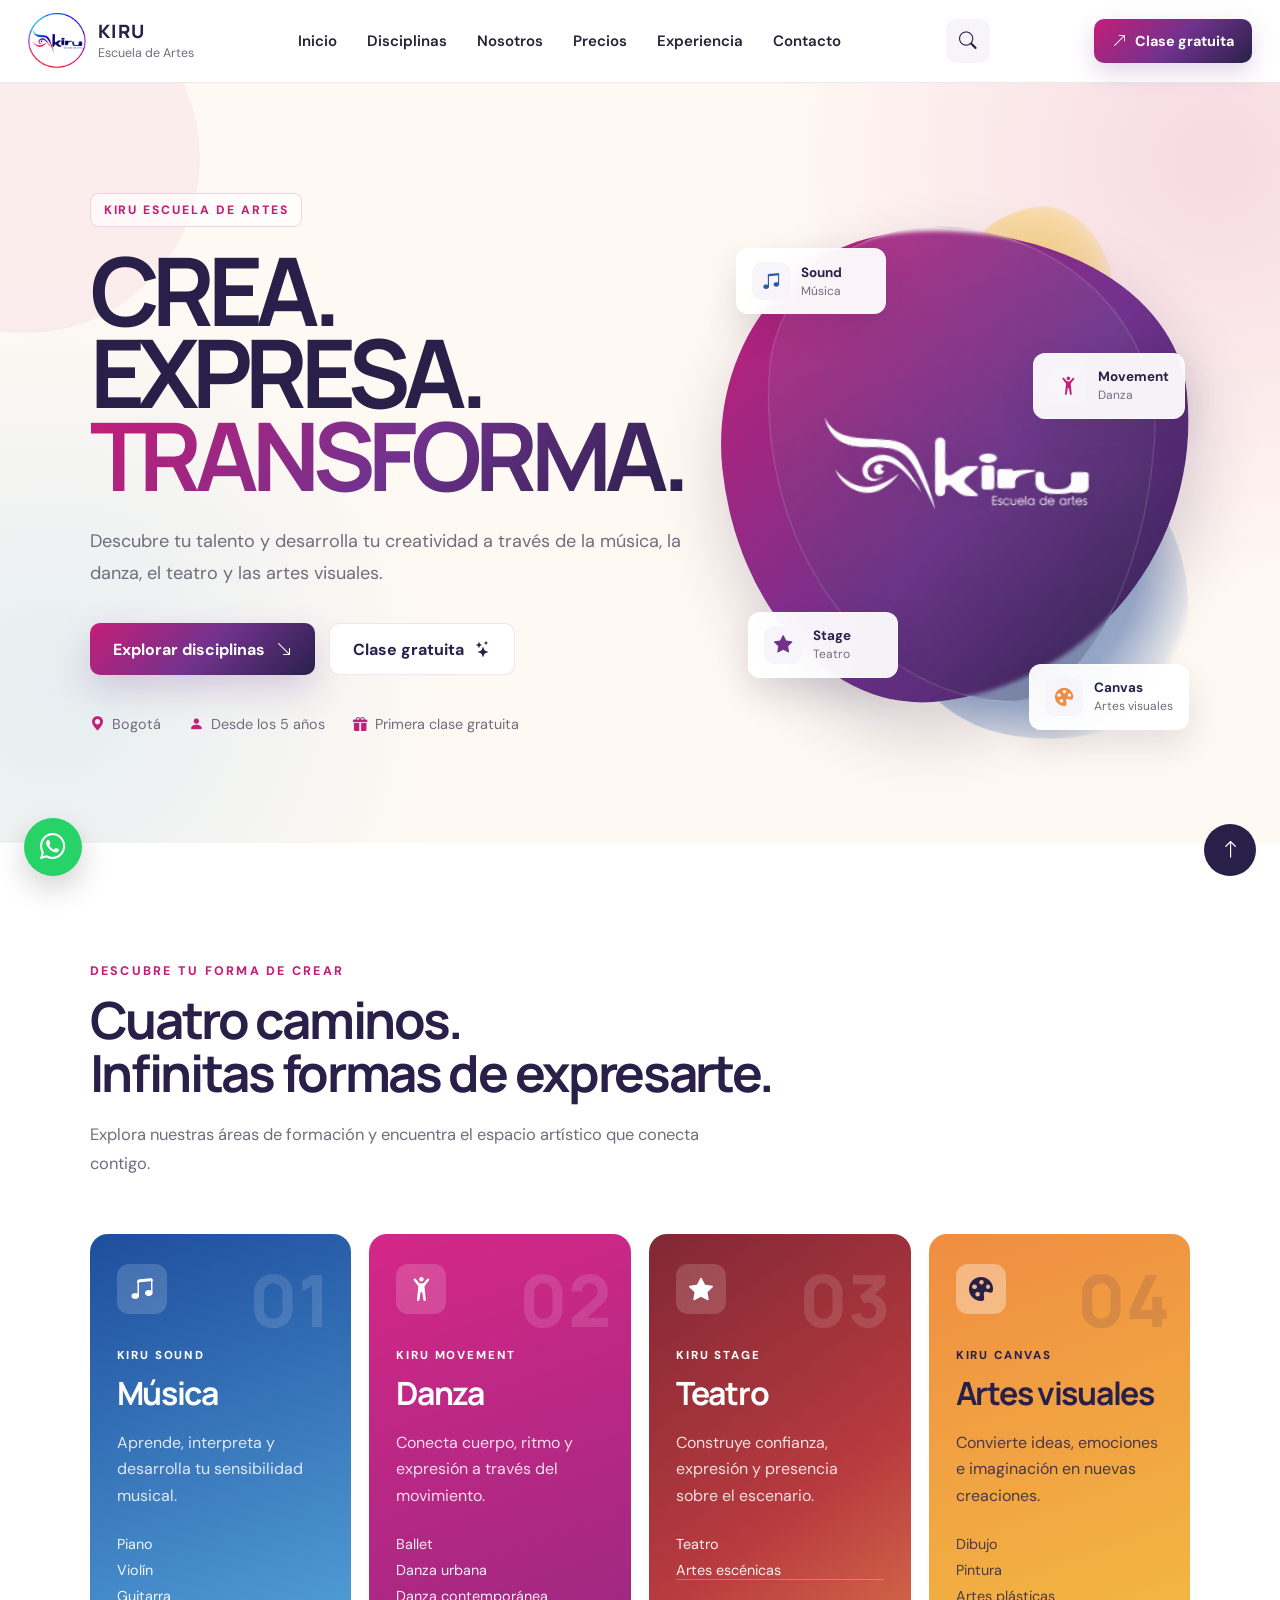
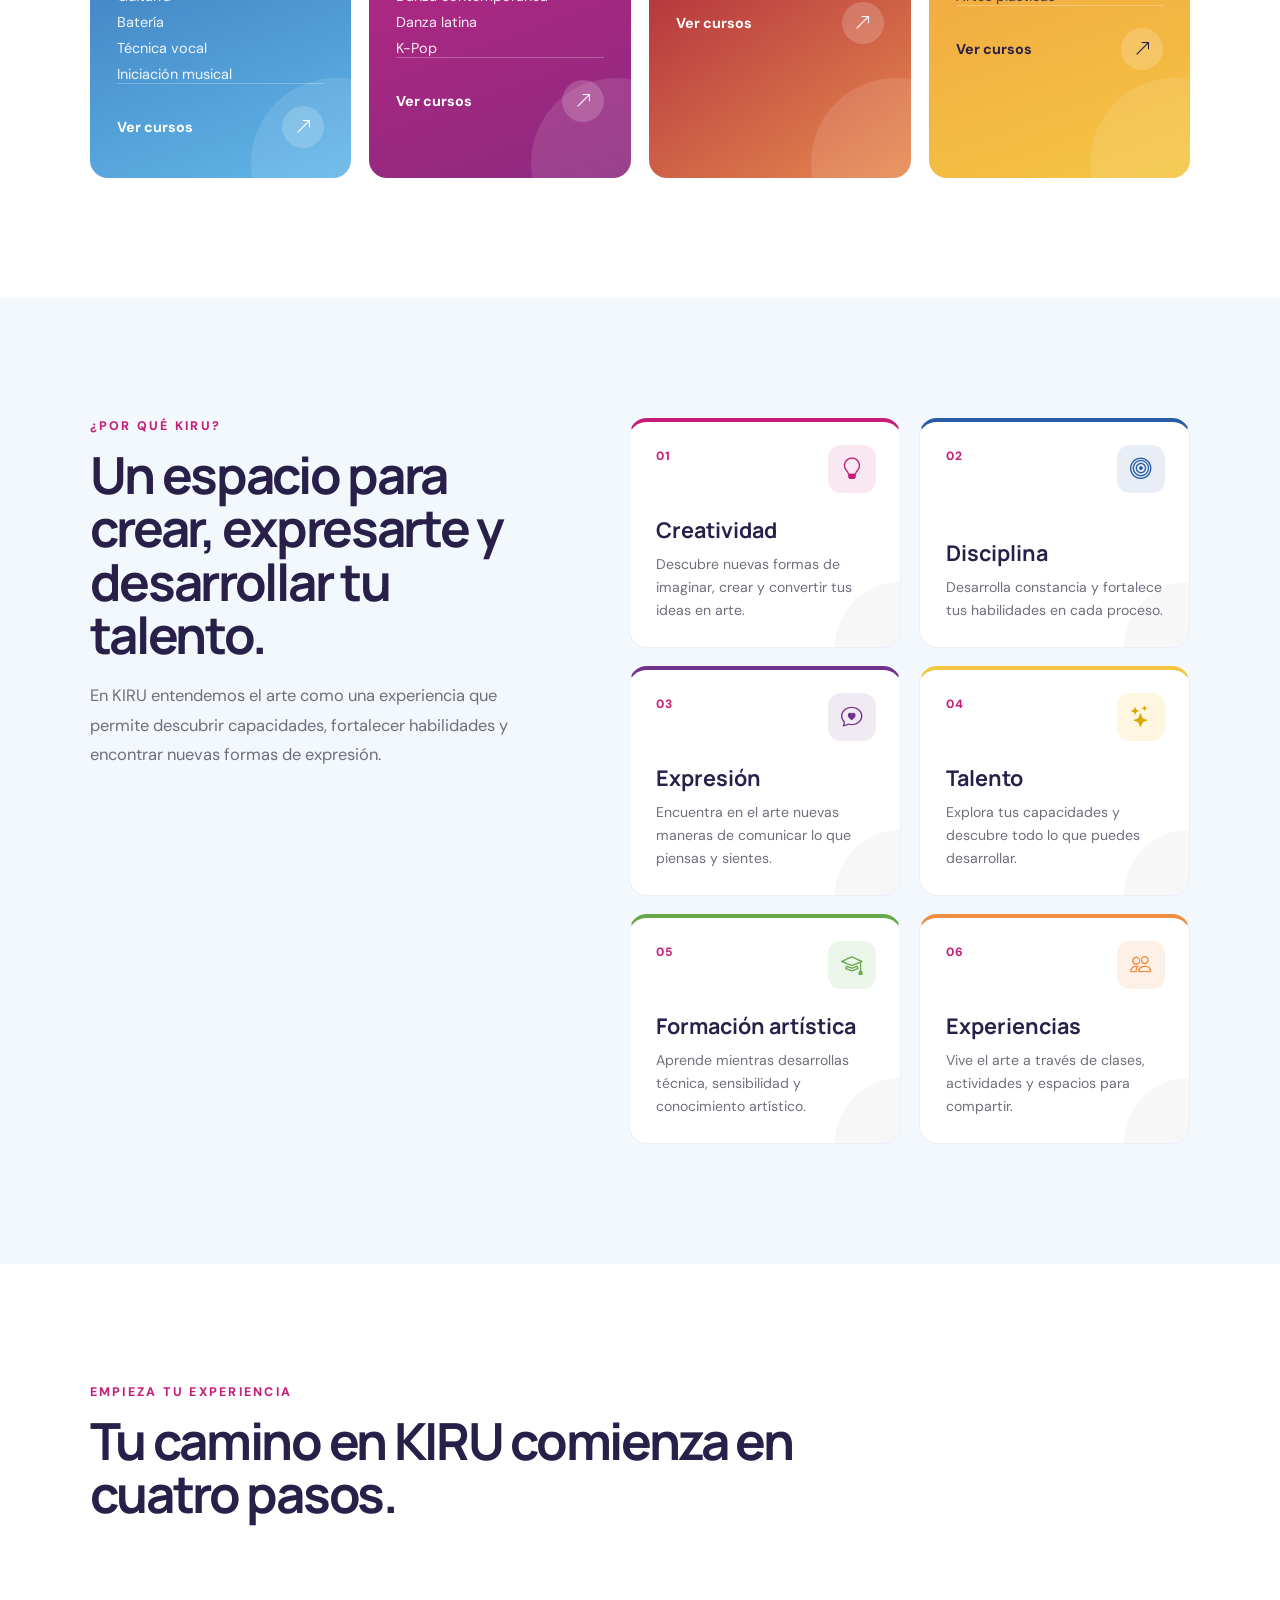
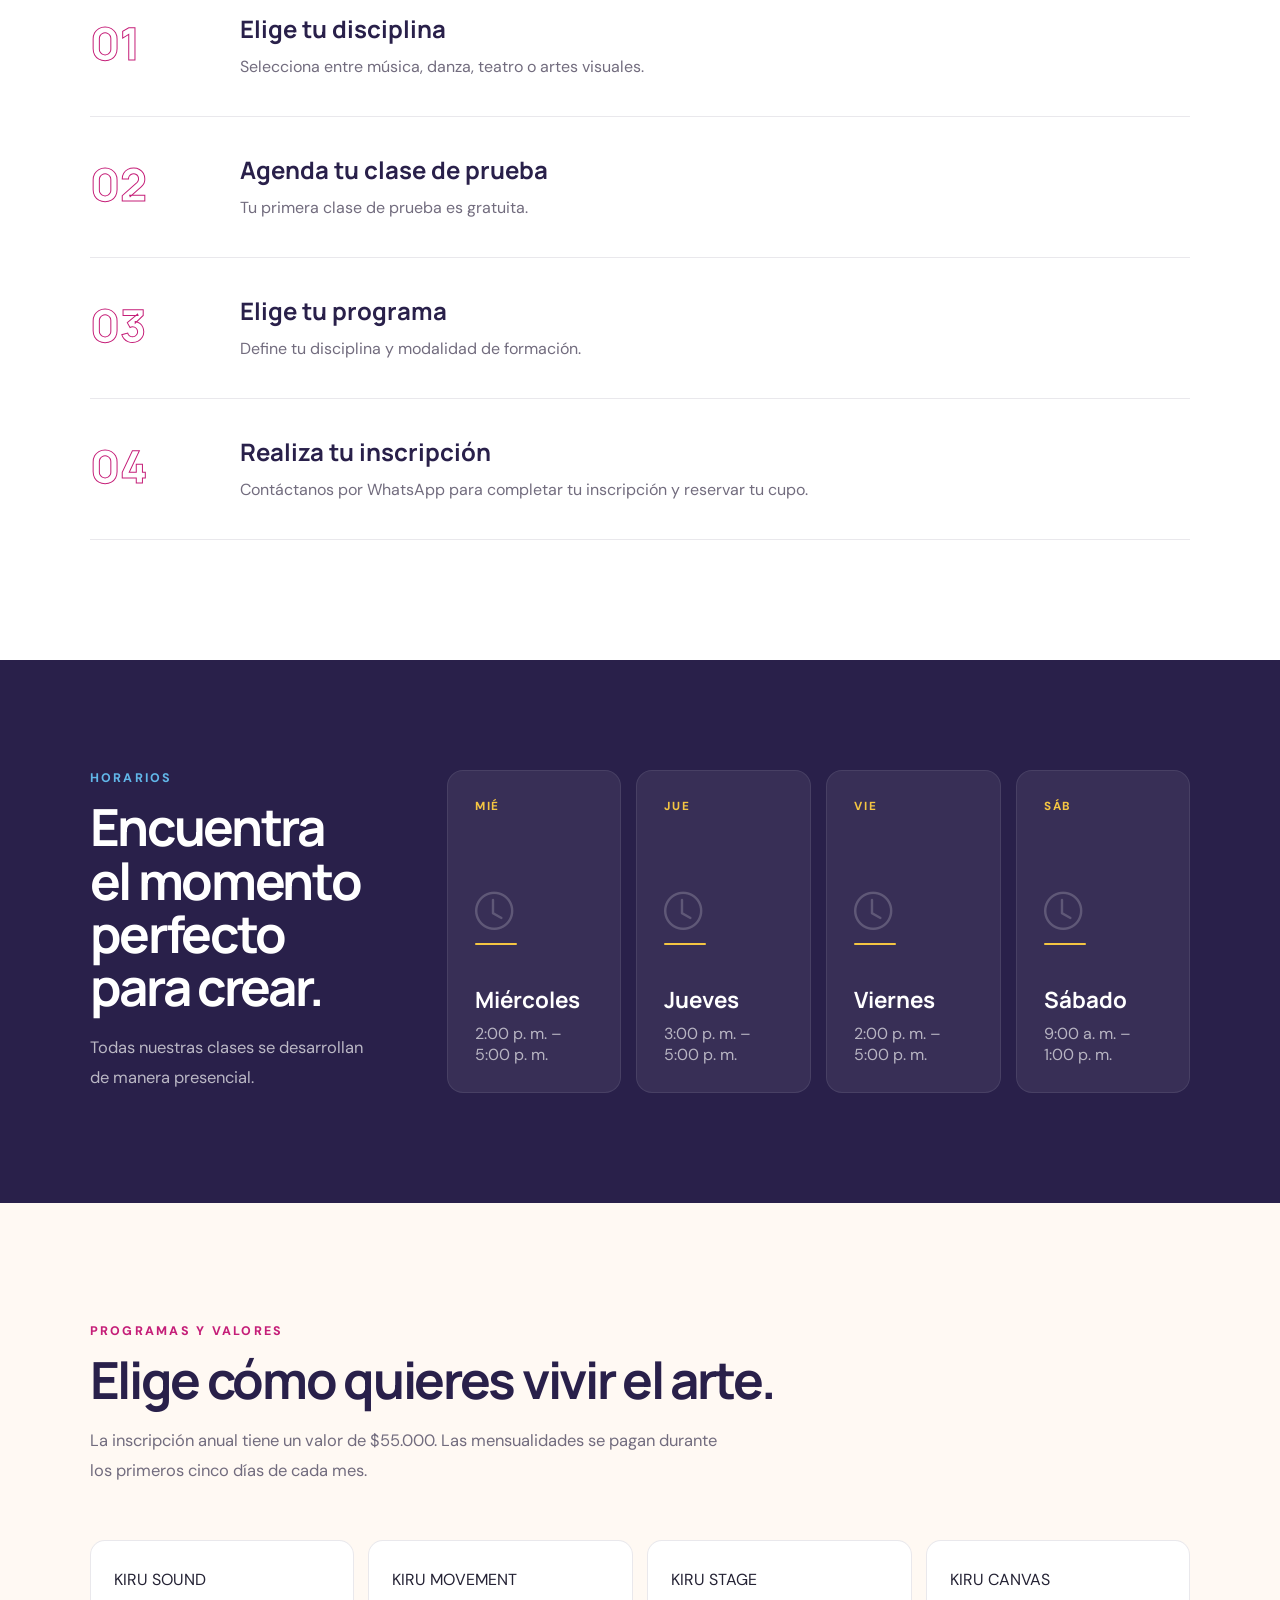
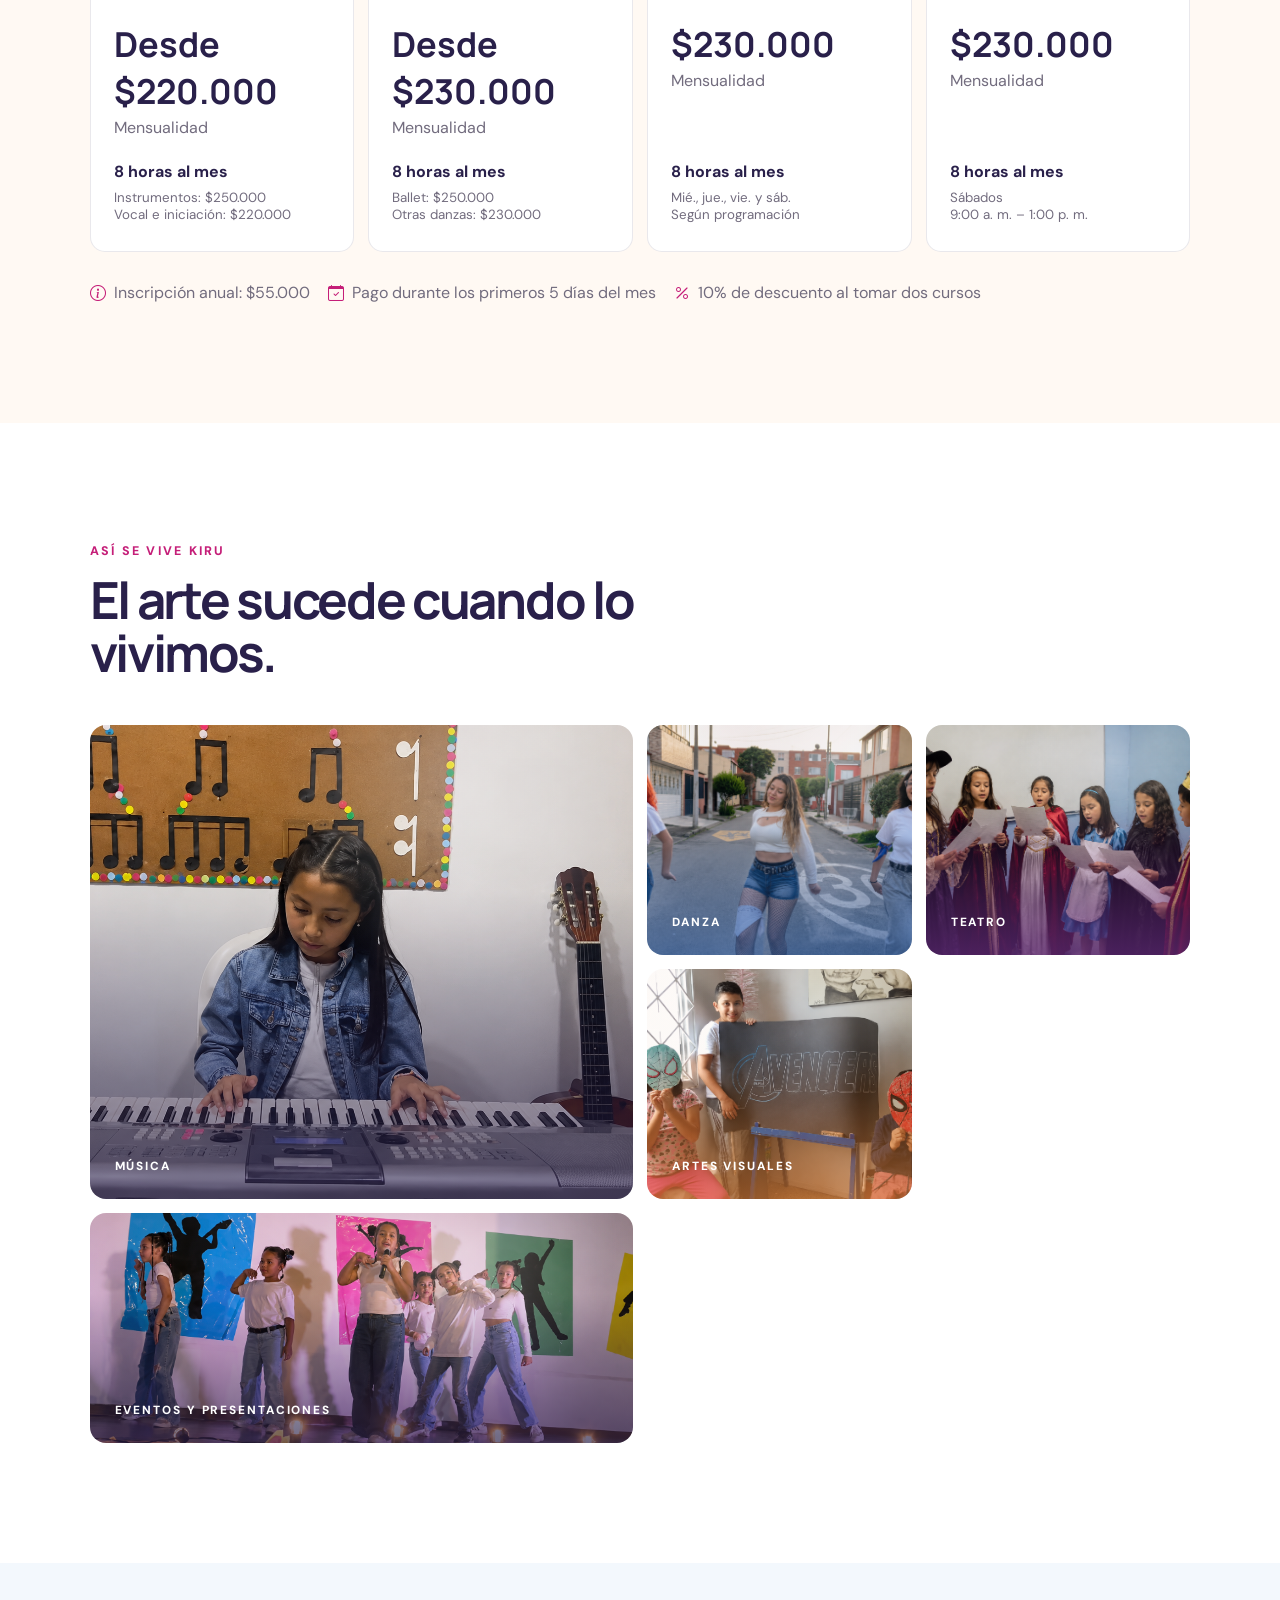
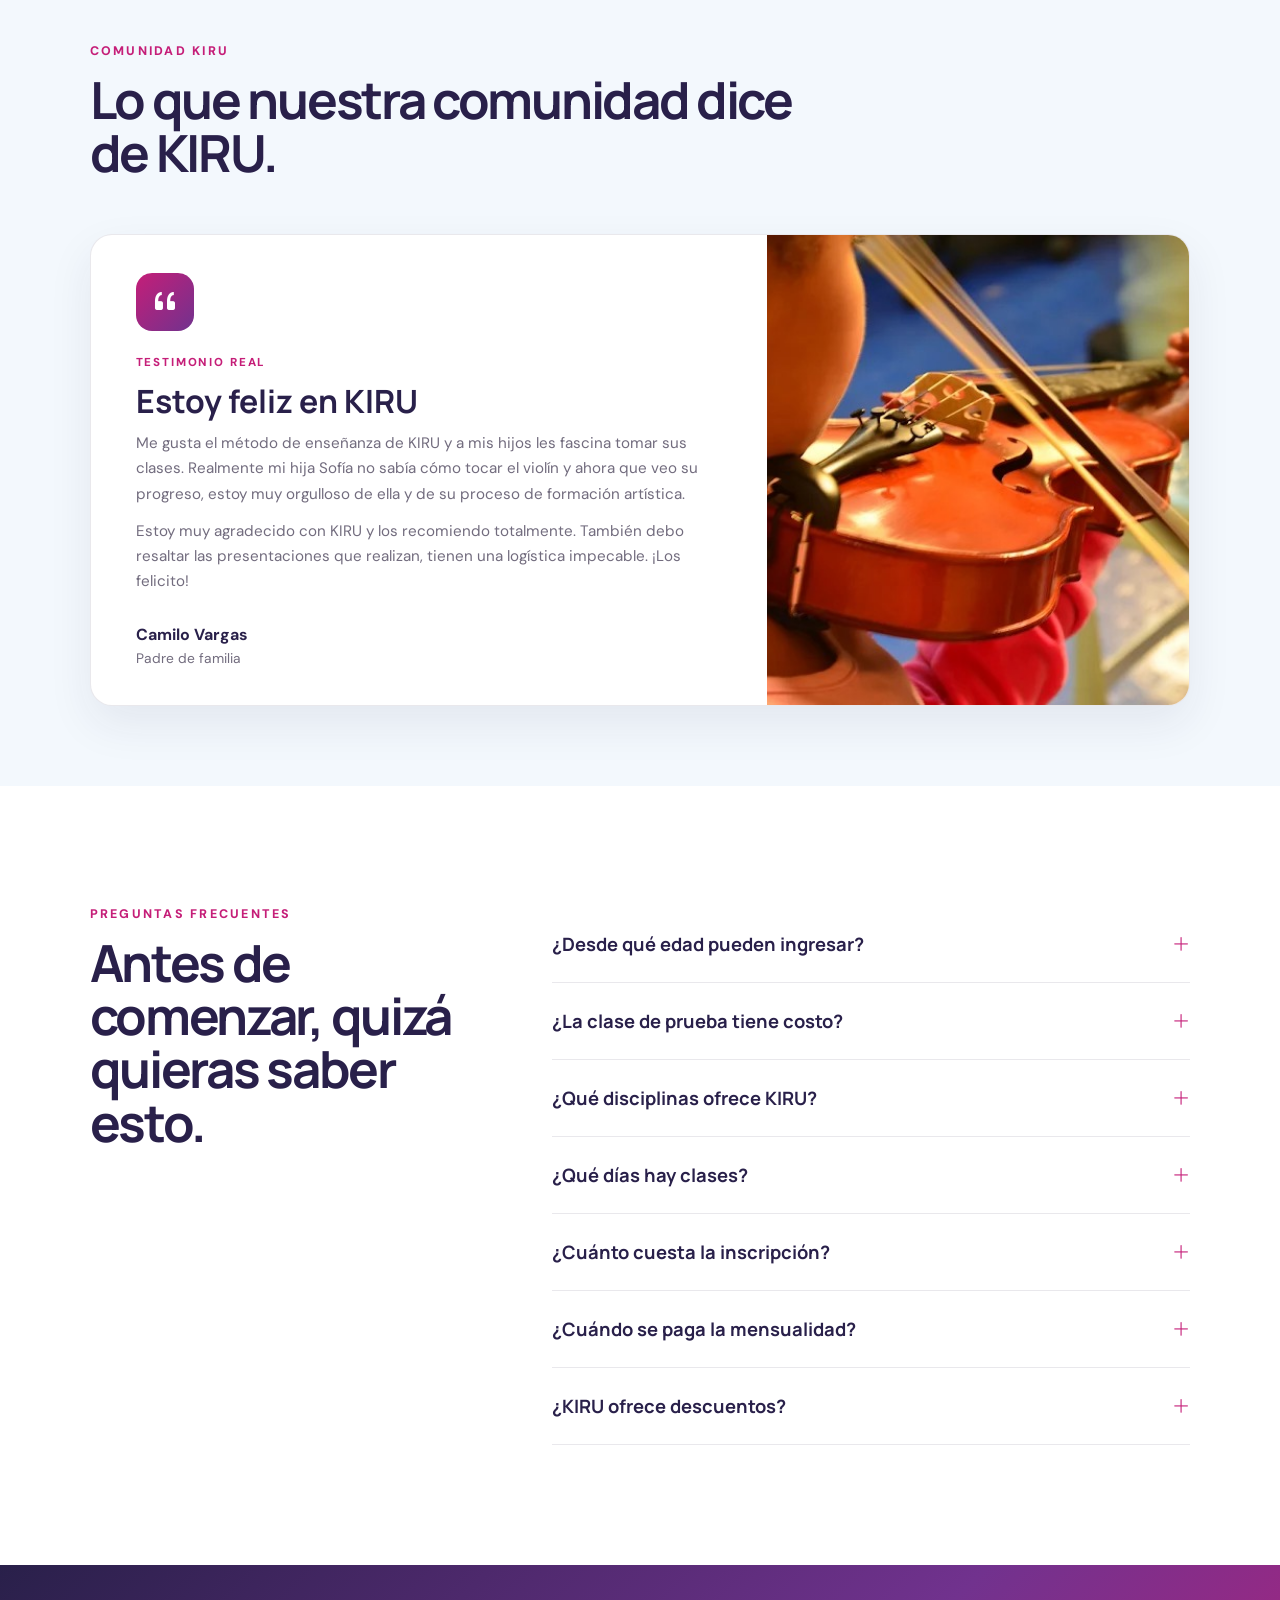
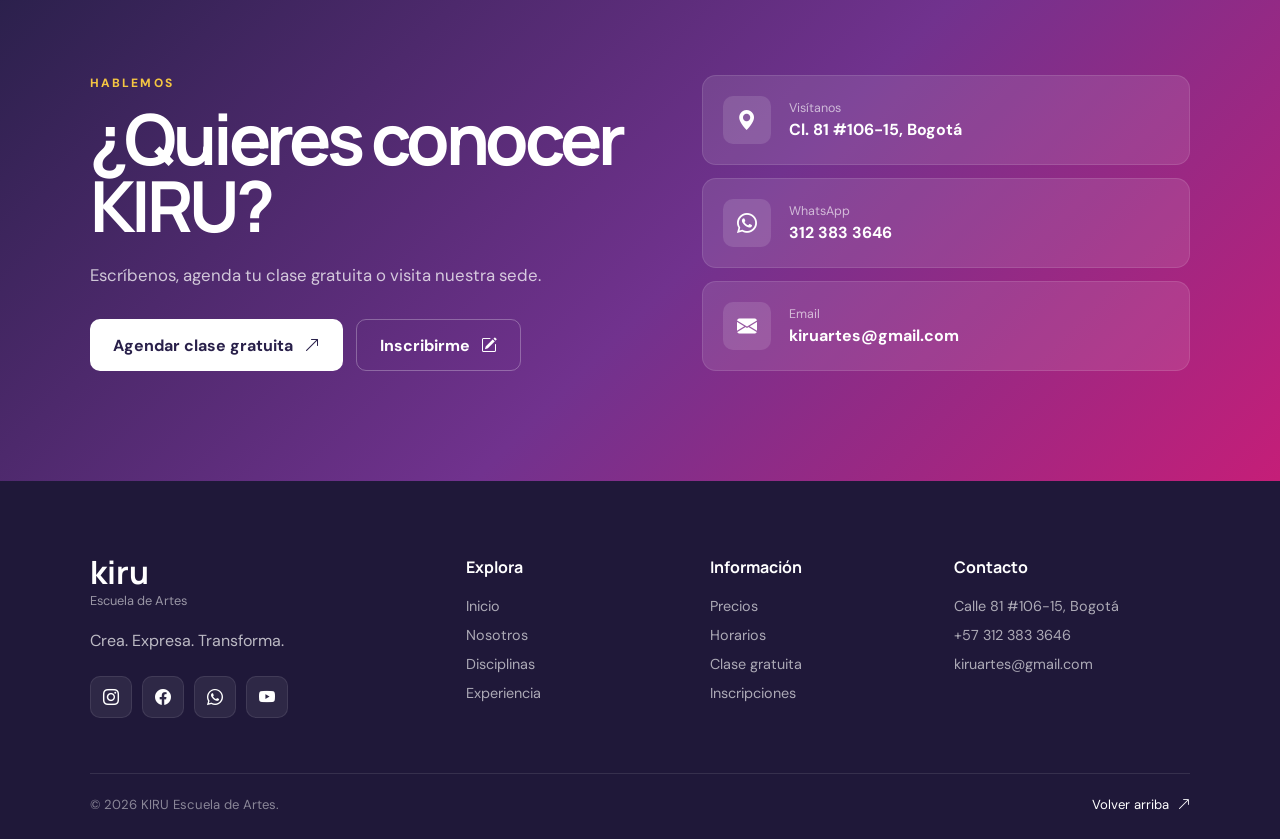
<file: index.html>
<html lang="es">

<head>
    <meta charset="UTF-8">

    <meta name="viewport" content="width=device-width, initial-scale=1.0">

    <title>KIRU Escuela de Artes | Crea. Expresa. Transforma.</title>

    <meta
        name="description"
        content="KIRU Escuela de Artes en Bogotá. Formación en música, danza, teatro y artes visuales desde los 5 años."
    >

    <!-- Google Fonts -->
    <link rel="preconnect" href="https://fonts.googleapis.com">
    <link rel="preconnect" href="https://fonts.gstatic.com" crossorigin>

    <link
        href="https://fonts.googleapis.com/css2?family=DM+Sans:wght@400;500;600;700&family=Manrope:wght@400;500;600;700;800&display=swap"
        rel="stylesheet"
    >

    <!-- Bootstrap Icons -->
    <link
        rel="stylesheet"
        href="https://cdn.jsdelivr.net/npm/bootstrap-icons@1.11.3/font/bootstrap-icons.min.css"
    >

    <!-- CSS -->
    <link rel="stylesheet" href="estilos.css">
</head>

<body id="top">


<!-- =============================================
HEADER
============================================= -->

<header class="kiru-header">

    <div class="kiru-nav">

        <a href="#inicio" class="kiru-logo">
            <img src="img/logo.png" alt="KIRU Escuela de Artes">

            <div class="kiru-logo-text">
                <strong>KIRU</strong>
                <span>Escuela de Artes</span>
            </div>
        </a>

        <nav class="kiru-menu" aria-label="Navegación principal">

            <a href="#inicio">Inicio</a>
            <a href="#disciplinas">Disciplinas</a>
            <a href="#nosotros">Nosotros</a>
            <a href="#precios">Precios</a>
            <a href="#experiencia">Experiencia</a>
            <a href="#contacto">Contacto</a>

        </nav>

        <button
    class="kiru-search-toggle"
    type="button"
    aria-label="Buscar cursos"
>
    <i class="bi bi-search"></i>
</button>

        <a href="https://wa.me/573123833646?text=Hola%2C%20quiero%20agendar%20una%20clase%20gratuita%20en%20KIRU."
            target="_blank"
            rel="noopener" 
            class="kiru-header-cta"
        >
            <i class="bi bi-arrow-up-right"></i>
            Clase gratuita
        </a>

        <button
            class="kiru-menu-toggle"
            type="button"
            aria-label="Abrir menú"
            aria-expanded="false"
        >
            <i class="bi bi-list"></i>
        </button>

    </div>

</header>

<div class="kiru-search-panel">

    <div class="kiru-search-box">

        <div class="kiru-search-input-wrap">

            <i class="bi bi-search"></i>

            <input
                type="text"
                id="kiruSearchInput"
                placeholder="¿Qué quieres aprender?"
                autocomplete="off"
            >

            <button
                type="button"
                class="kiru-search-close"
                aria-label="Cerrar buscador"
            >
                <i class="bi bi-x-lg"></i>
            </button>

        </div>

        <div
            class="kiru-search-results"
            id="kiruSearchResults"
        ></div>

    </div>

</div>

<main>

<!-- =============================================
HERO
============================================= -->

<section class="kiru-hero" id="inicio">

    <div class="hero-content">

        <span class="hero-eyebrow">
            KIRU ESCUELA DE ARTES
        </span>

        <h1>
            CREA.<br>
            EXPRESA.<br>
            <span>TRANSFORMA.</span>
        </h1>

        <p>
            Descubre tu talento y desarrolla tu creatividad a través
            de la música, la danza, el teatro y las artes visuales.
        </p>

        <div class="hero-actions">

            <a href="#disciplinas" class="kiru-btn hero-primary">
                Explorar disciplinas
                <i class="bi bi-arrow-down-right"></i>
            </a>

            <a
            href="https://wa.me/573123833646?text=Hola%2C%20quiero%20agendar%20una%20clase%20gratuita%20en%20KIRU."
            target="_blank"
            rel="noopener"
            class="kiru-btn hero-secondary"
>                Clase gratuita
                <i class="bi bi-stars"></i>
            </a>

        </div>

        <div class="hero-details">

            <span>
                <i class="bi bi-geo-alt-fill"></i>
                Bogotá
            </span>

            <span>
                <i class="bi bi-person-fill"></i>
                Desde los 5 años
            </span>

            <span>
                <i class="bi bi-gift-fill"></i>
                Primera clase gratuita
            </span>

        </div>

    </div>


    <div class="hero-art">

    <div class="hero-art-backdrop"></div>

    <div class="hero-watercolor hero-watercolor-blue"></div>
    <div class="hero-watercolor hero-watercolor-yellow"></div>

    <div class="hero-art-main">

        <img
            src="img/logo2.png"
            alt="KIRU Escuela de Artes"
            class="hero-kiru-logo"
        >

    </div>


    <div class="hero-floating hero-floating-1">

        <i class="bi bi-music-note-beamed"></i>

        <span>
            <strong>Sound</strong>
            Música
        </span>

    </div>


    <div class="hero-floating hero-floating-2">

        <i class="bi bi-person-arms-up"></i>

        <span>
            <strong>Movement</strong>
            Danza
        </span>

    </div>


    <div class="hero-floating hero-floating-3">

        <i class="bi bi-star-fill"></i>
        <span>
            <strong>Stage</strong>
            Teatro
        </span>

    </div>


    <div class="hero-floating hero-floating-4">

        <i class="bi bi-palette-fill"></i>

        <span>
            <strong>Canvas</strong>
            Artes visuales
        </span>

    </div>

</div>

</section>



<!-- =============================================
DISCIPLINAS
============================================= -->

<section class="disciplines" id="disciplinas">

    <div class="section-heading">

        <span>DESCUBRE TU FORMA DE CREAR</span>

        <h2>
            Cuatro caminos.<br>
            Infinitas formas de expresarte.
        </h2>

        <p>
            Explora nuestras áreas de formación y encuentra
            el espacio artístico que conecta contigo.
        </p>

    </div>


    <div class="discipline-grid">

        <!-- SOUND -->

        <article class="discipline-card discipline-sound">

            <div class="discipline-number">01</div>

            <i class="bi bi-music-note-beamed"></i>

            <span>KIRU SOUND</span>

            <h3>Música</h3>

            <p>
                Aprende, interpreta y desarrolla tu sensibilidad musical.
            </p>

            <ul>
                <li>Piano</li>
                <li>Violín</li>
                <li>Guitarra</li>
                <li>Batería</li>
                <li>Técnica vocal</li>
                <li>Iniciación musical</li>
            </ul>

<a href="paginas/musica.html" class="discipline-more">
    <span>Ver cursos</span>

    <span class="discipline-arrow">
        <i class="bi bi-arrow-up-right"></i>
    </span>
</a>

        </article>


        <!-- MOVEMENT -->

        <article class="discipline-card discipline-movement">

            <div class="discipline-number">02</div>

            <i class="bi bi-person-arms-up"></i>

            <span>KIRU MOVEMENT</span>

            <h3>Danza</h3>

            <p>
                Conecta cuerpo, ritmo y expresión a través del movimiento.
            </p>

            <ul>
                <li>Ballet</li>
                <li>Danza urbana</li>
                <li>Danza contemporánea</li>
                <li>Danza latina</li>
                <li>K-Pop</li>
            </ul>

<a href="paginas/danza.html" class="discipline-more">
    <span>Ver cursos</span>

    <span class="discipline-arrow">
        <i class="bi bi-arrow-up-right"></i>
    </span>
</a>

        </article>


        <!-- Stage -->

        <article class="discipline-card discipline-stage">

            <div class="discipline-number">03</div>

            <i class="bi bi-star-fill"></i>

            <span>KIRU STAGE</span>

            <h3>Teatro</h3>

            <p>
                Construye confianza, expresión y presencia sobre el escenario.
            </p>

            <ul>
                <li>Teatro</li>
                <li>Artes escénicas</li>
            </ul>

<a href="paginas/teatro.html" class="discipline-more">
    <span>Ver cursos</span>

    <span class="discipline-arrow">
        <i class="bi bi-arrow-up-right"></i>
    </span>
</a>

        </article>


        <!-- CANVAS -->

        <article class="discipline-card discipline-canvas">

            <div class="discipline-number">04</div>

            <i class="bi bi-palette-fill"></i>

            <span>KIRU CANVAS</span>

            <h3>Artes visuales</h3>

            <p>
                Convierte ideas, emociones e imaginación en nuevas creaciones.
            </p>

            <ul>
                <li>Dibujo</li>
                <li>Pintura</li>
                <li>Artes plásticas</li>
            </ul>

<a href="paginas/artes-plasticas.html" class="discipline-more">
    <span>Ver cursos</span>

    <span class="discipline-arrow">
        <i class="bi bi-arrow-up-right"></i>
    </span>
</a>

        </article>

    </div>

</section>



<!-- =============================================
¿POR QUÉ KIRU?
============================================= -->

<section class="why-kiru" id="nosotros">

    <div class="why-kiru-intro">

        <span>¿POR QUÉ KIRU?</span>

        <h2>
            Un espacio para crear,
            expresarte y desarrollar tu talento.
        </h2>

        <p>
            En KIRU entendemos el arte como una experiencia
            que permite descubrir capacidades, fortalecer
            habilidades y encontrar nuevas formas de expresión.
        </p>

    </div>


    <div class="why-kiru-values">

    <!-- 01 -->
    <div class="why-value value-creativity">
        <span>01</span>

        <i class="bi bi-lightbulb"></i>

        <div class="why-value-content">
            <h3>Creatividad</h3>
            <p>
                Descubre nuevas formas de imaginar,
                crear y convertir tus ideas en arte.
            </p>
        </div>
    </div>


    <!-- 02 -->
    <div class="why-value value-discipline">
        <span>02</span>

        <i class="bi bi-bullseye"></i>

        <div class="why-value-content">
            <h3>Disciplina</h3>
            <p>
                Desarrolla constancia y fortalece
                tus habilidades en cada proceso.
            </p>
        </div>
    </div>


    <!-- 03 -->
    <div class="why-value value-expression">
        <span>03</span>

        <i class="bi bi-chat-heart"></i>

        <div class="why-value-content">
            <h3>Expresión</h3>
            <p>
                Encuentra en el arte nuevas maneras
                de comunicar lo que piensas y sientes.
            </p>
        </div>
    </div>


    <!-- 04 -->
    <div class="why-value value-talent">
        <span>04</span>

        <i class="bi bi-stars"></i>

        <div class="why-value-content">
            <h3>Talento</h3>
            <p>
                Explora tus capacidades y descubre
                todo lo que puedes desarrollar.
            </p>
        </div>
    </div>


    <!-- 05 -->
    <div class="why-value value-training">
        <span>05</span>

        <i class="bi bi-mortarboard"></i>

        <div class="why-value-content">
            <h3>Formación artística</h3>
            <p>
                Aprende mientras desarrollas técnica,
                sensibilidad y conocimiento artístico.
            </p>
        </div>
    </div>


    <!-- 06 -->
    <div class="why-value value-experience">
        <span>06</span>

        <i class="bi bi-people"></i>

        <div class="why-value-content">
            <h3>Experiencias</h3>
            <p>
                Vive el arte a través de clases,
                actividades y espacios para compartir.
            </p>
        </div>
    </div>

</div>

</section>

<!-- =============================================
PROCESO
============================================= -->

<section class="kiru-process" id="proceso">

    <div class="section-heading">

        <span>EMPIEZA TU EXPERIENCIA</span>

        <h2>
            Tu camino en KIRU
            comienza en cuatro pasos.
        </h2>

    </div>


    <div class="process-list">

        <article>

            <span>01</span>

            <div>
                <h3>Elige tu disciplina</h3>

                <p>
                    Selecciona entre música, danza,
                    teatro o artes visuales.
                </p>
            </div>

        </article>


        <article>

            <span>02</span>

            <div>
                <h3>Agenda tu clase de prueba</h3>

                <p>
                    Tu primera clase de prueba es gratuita.
                </p>
            </div>

        </article>


        <article>

            <span>03</span>

            <div>
                <h3>Elige tu programa</h3>

                <p>
                    Define tu disciplina y modalidad de formación.
                </p>
            </div>

        </article>


        <article>

            <span>04</span>

            <div>
                <h3>Realiza tu inscripción</h3>

                <p>
                    Contáctanos por WhatsApp para completar tu inscripción y reservar tu cupo.
                </p>
            </div>

        </article>

    </div>

</section>



<!-- =============================================
HORARIOS
============================================= -->

<section class="schedule" id="horarios">

    <div class="schedule-intro">

        <span>HORARIOS</span>

        <h2>
            Encuentra el momento
            perfecto para crear.
        </h2>

        <p>
            Todas nuestras clases se desarrollan
            de manera presencial.
        </p>

    </div>


    <div class="schedule-days">

        <article>
            <span>MIÉ</span>

            <div class="schedule-visual">
                <i class="bi bi-clock"></i>
                <span></span>
            </div>

            <h3>Miércoles</h3>
            <p>2:00 p. m. – 5:00 p. m.</p>
        </article>

        <article>
            <span>JUE</span>

            <div class="schedule-visual">
                <i class="bi bi-clock"></i>
                <span></span>
            </div>

            <h3>Jueves</h3>
            <p>3:00 p. m. – 5:00 p. m.</p>
        </article>

        <article>
            <span>VIE</span>

            <div class="schedule-visual">
                <i class="bi bi-clock"></i>
                <span></span>
            </div>
            
            <h3>Viernes</h3>
            <p>2:00 p. m. – 5:00 p. m.</p>
        </article>

        <article>
            <span>SÁB</span>
            
            <div class="schedule-visual">
                <i class="bi bi-clock"></i>
                <span></span>
            </div>

            <h3>Sábado</h3>
            <p>9:00 a. m. – 1:00 p. m.</p>
        </article>

    </div>

</section>



<!-- =============================================
PRECIOS
============================================= -->

<section class="pricing" id="precios">

    <div class="section-heading">

        <span>PROGRAMAS Y VALORES</span>

        <h2>
            Elige cómo quieres
            vivir el arte.
        </h2>

        <p>
            La inscripción anual tiene un valor de $55.000.
            Las mensualidades se pagan durante los primeros
            cinco días de cada mes.
        </p>

    </div>


    <div class="pricing-grid">

        <article class="price-card">
        <a
    href="https://wa.me/573123833646?text=Hola%2C%20estoy%20interesado%2Fa%20en%20el%20programa%20de%20M%C3%BAsica%20de%20KIRU.%20Quisiera%20informaci%C3%B3n%20sobre%20inscripci%C3%B3n%2C%20horarios%20y%20forma%20de%20pago."
    target="_blank"
    rel="noopener"
    class="price-card-link"
>

            <span>KIRU SOUND</span>

            <h3>Desde $220.000</h3>

            <p>Mensualidad</p>

            <strong>8 horas al mes</strong>

            <small>
                Instrumentos: $250.000<br>
                Vocal e iniciación: $220.000
            </small>

        </a>
        </article>


        <article class="price-card">
        <a
    href="https://wa.me/573123833646?text=Hola%2C%20estoy%20interesado%2Fa%20en%20el%20programa%20de%20Danza%20de%20KIRU.%20Quisiera%20informaci%C3%B3n%20sobre%20inscripci%C3%B3n%2C%20horarios%20y%20forma%20de%20pago."
    target="_blank"
    rel="noopener"
    class="price-card-link"
>

            <span>KIRU MOVEMENT</span>

            <h3>Desde $230.000</h3>

            <p>Mensualidad</p>

            <strong>8 horas al mes</strong>

            <small>
                Ballet: $250.000<br>
                Otras danzas: $230.000
            </small>

        </a>
        </article>


        <article class="price-card">
        <a
    href="https://wa.me/573123833646?text=Hola%2C%20estoy%20interesado%2Fa%20en%20Teatro%20y%20Artes%20Esc%C3%A9nicas%20de%20KIRU.%20Quisiera%20informaci%C3%B3n%20sobre%20inscripci%C3%B3n%2C%20horarios%20y%20forma%20de%20pago."
    target="_blank"
    rel="noopener"
    class="price-card-link"
>

            <span>KIRU STAGE</span>

            <h3>$230.000</h3>

            <p>Mensualidad</p>

            <strong>8 horas al mes</strong>

            <small>
                Mié., jue., vie. y sáb.<br>
                Según programación
            </small>

        </a>
        </article>


        <article class="price-card">
        <a
    href="https://wa.me/573123833646?text=Hola%2C%20estoy%20interesado%2Fa%20en%20Artes%20Visuales%20de%20KIRU.%20Quisiera%20informaci%C3%B3n%20sobre%20inscripci%C3%B3n%2C%20horarios%20y%20forma%20de%20pago."
    target="_blank"
    rel="noopener"
    class="price-card-link"
>

            <span>KIRU CANVAS</span>

            <h3>$230.000</h3>

            <p>Mensualidad</p>

            <strong>8 horas al mes</strong>

            <small>
                Sábados<br>
                9:00 a. m. – 1:00 p. m.
            </small>

        </a>
        </article>

    </div>


    <div class="pricing-footer">

        <span>
            <i class="bi bi-info-circle"></i>
            Inscripción anual: $55.000
        </span>

        <span>
            <i class="bi bi-calendar-check"></i>
            Pago durante los primeros 5 días del mes
        </span>

        <span>
            <i class="bi bi-percent"></i>
            10% de descuento al tomar dos cursos
        </span>

    </div>

</section>



<!-- =============================================
EXPERIENCIA KIRU
============================================= -->

<section class="kiru-experience" id="experiencia">

    <div class="experience-heading">

        <span>ASÍ SE VIVE KIRU</span>

        <h2>
            El arte sucede
            cuando lo vivimos.
        </h2>

    </div>


    <div class="experience-grid">

        <div class="experience-item experience-large experience-music">
            <span>MÚSICA</span>
        </div>

        <div class="experience-item experience-dance">
            <span>DANZA</span>
        </div>

        <div class="experience-item experience-theater">
            <span>TEATRO</span>
        </div>

        <div class="experience-item experience-art">
            <span>ARTES VISUALES</span>
        </div>

        <div class="experience-item experience-wide experience-events">
            <span>EVENTOS Y PRESENTACIONES</span>
        </div>

    </div>

</section>



<!-- =============================================
TESTIMONIOS
============================================= -->

<section class="testimonials" id="testimonios">

    <div class="section-heading">

        <span>COMUNIDAD KIRU</span>

        <h2>
            Lo que nuestra comunidad
            dice de KIRU.
        </h2>

    </div>

    <div class="testimonial-card">

    <div class="testimonial-content">

        <div class="testimonial-quote">
            <i class="bi bi-quote"></i>
        </div>

        <span class="testimonial-label">TESTIMONIO REAL</span>

        <h3>Estoy feliz en KIRU</h3>

        <p>
            Me gusta el método de enseñanza de KIRU y a mis hijos
            les fascina tomar sus clases. Realmente mi hija Sofía
            no sabía cómo tocar el violín y ahora que veo su progreso,
            estoy muy orgulloso de ella y de su proceso de formación artística.
        </p>

        <p>
            Estoy muy agradecido con KIRU y los recomiendo totalmente.
            También debo resaltar las presentaciones que realizan,
            tienen una logística impecable. ¡Los felicito!
        </p>

        <div class="testimonial-author">
            <strong>Camilo Vargas</strong>
            <span>Padre de familia</span>
        </div>

    </div>

    <div class="testimonial-image">
        <img src="img/testimonio-violin.png"
            alt="Estudiante de KIRU tocando violín">
    </div>

</div>

</section>



<!-- =============================================
PREGUNTAS FRECUENTES
============================================= -->

<section class="faq" id="preguntas">

    <div class="faq-heading">

        <span>PREGUNTAS FRECUENTES</span>

        <h2>
            Antes de comenzar,
            quizá quieras saber esto.
        </h2>

    </div>


    <div class="faq-list">

        <details>
            <summary>
                ¿Desde qué edad pueden ingresar?
                <i class="bi bi-plus-lg"></i>
            </summary>

            <p>
                Los estudiantes pueden ingresar a KIRU
                desde los 5 años.
            </p>
        </details>


        <details>

            <summary>
                ¿La clase de prueba tiene costo?
                <i class="bi bi-plus-lg"></i>
            </summary>

            <p>
                No. La primera clase de prueba es gratuita.
            </p>

        </details>


        <details>

            <summary>
                ¿Qué disciplinas ofrece KIRU?
                <i class="bi bi-plus-lg"></i>
            </summary>

            <p>
                Música, danza, teatro y artes visuales.
            </p>

        </details>


        <details>

            <summary>
                ¿Qué días hay clases?
                <i class="bi bi-plus-lg"></i>
            </summary>

            <p>
                Miércoles, jueves, viernes y sábado.
            </p>

        </details>


        <details>

            <summary>
                ¿Cuánto cuesta la inscripción?
                <i class="bi bi-plus-lg"></i>
            </summary>

            <p>
                La inscripción tiene un valor de $55.000
                y se realiza una vez al año.
            </p>

        </details>


        <details>

            <summary>
                ¿Cuándo se paga la mensualidad?
                <i class="bi bi-plus-lg"></i>
            </summary>

            <p>
                Durante los primeros cinco días de cada mes.
            </p>

        </details>


        <details>

            <summary>
                ¿KIRU ofrece descuentos?
                <i class="bi bi-plus-lg"></i>
            </summary>

            <p>
                Existe un 10% de descuento para quienes toman
                dos cursos, según las condiciones establecidas
                por KIRU.
            </p>

        </details>

    </div>

</section>



<!-- =============================================
CONTACTO
============================================= -->

<section class="contact" id="contacto">

    <div class="contact-main">

        <span>HABLEMOS</span>

        <h2>
            ¿Quieres conocer KIRU?
        </h2>

        <p>
            Escríbenos, agenda tu clase gratuita
            o visita nuestra sede.
        </p>


        <div class="contact-actions">

            <a href="https://wa.me/573123833646?text=Hola%2C%20quiero%20agendar%20una%20clase%20gratuita%20en%20KIRU."

                target="_blank"
                rel="noopener"
                class="kiru-btn"
            >
                Agendar clase gratuita
                <i class="bi bi-arrow-up-right"></i>
            </a>

            <a href="https://wa.me/573123833646?text=Hola%2C%20estoy%20interesado%2Fa%20en%20inscribirme%20en%20KIRU.%20Quisiera%20recibir%20informaci%C3%B3n."
                target="_blank"
                rel="noopener"
                class="kiru-btn"
            >
                Inscribirme
                <i class="bi bi-pencil-square"></i>
            </a>

        </div>

    </div>


    <div class="contact-information">

        <a
            href="https://maps.google.com/?q=Calle+81+%23106-15+Bogotá"
            target="_blank"
            rel="noopener"
        >
            <i class="bi bi-geo-alt-fill"></i>

            <div>
                <span>Visítanos</span>
                <strong>Cl. 81 #106-15, Bogotá</strong>
            </div>
        </a>


        <a
            href="https://wa.me/573123833646"
            target="_blank"
            rel="noopener"
        >
            <i class="bi bi-whatsapp"></i>

            <div>
                <span>WhatsApp</span>
                <strong>312 383 3646</strong>
            </div>
        </a>


        <a href="mailto:kiruartes@gmail.com">

            <i class="bi bi-envelope-fill"></i>

            <div>
                <span>Email</span>
                <strong>kiruartes@gmail.com</strong>
            </div>

        </a>

    </div>

</section>

</main>


<!-- =============================================
FOOTER
============================================= -->

<footer class="kiru-footer">

    <div class="footer-main">

        <div class="footer-brand">

            <a href="#inicio">
                <strong>kiru</strong>
                <span>Escuela de Artes</span>
            </a>

            <p>
                Crea. Expresa. Transforma.
            </p>

            <div class="footer-socials">

                <a
                    href="https://www.instagram.com/kiru.artes/"
                    target="_blank"
                    rel="noopener"
                    aria-label="Instagram de KIRU"
                >
                    <i class="bi bi-instagram"></i>
                </a>

                <a
                    href="https://www.facebook.com/kirusartes/"
                    target="_blank"
                    rel="noopener"
                    aria-label="Facebook de KIRU"
                >
                    <i class="bi bi-facebook"></i>
                </a>

                <a
                    href="https://wa.me/573123833646"
                    target="_blank"
                    rel="noopener"
                    aria-label="WhatsApp de KIRU"
                >
                    <i class="bi bi-whatsapp"></i>
                </a>

                <a 
                    href="https://www.youtube.com/@KiruEscueladeArtes"
                    target="_blank"
                    rel="noopener"
                    aria-label="YouTube">
                    <i class="bi bi-youtube"></i>
                </a>

            </div>

        </div>


        <div class="footer-column">

            <h3>Explora</h3>

            <a href="#inicio">Inicio</a>
            <a href="#nosotros">Nosotros</a>
            <a href="#disciplinas">Disciplinas</a>
            <a href="#experiencia">Experiencia</a>

        </div>


        <div class="footer-column">

            <h3>Información</h3>

            <a href="#precios">Precios</a>
            <a href="#horarios">Horarios</a>
            <a
            href="https://wa.me/573123833646?text=Hola%2C%20quiero%20agendar%20una%20clase%20gratuita%20en%20KIRU."
            target="_blank"
            rel="noopener"
>
            Clase gratuita
            </a>
            <a
            href="https://wa.me/573123833646?text=Hola%2C%20estoy%20interesado%2Fa%20en%20inscribirme%20en%20KIRU.%20Quisiera%20recibir%20informaci%C3%B3n."
            target="_blank"
            rel="noopener"
>
            Inscripciones
            </a>

        </div>


        <div class="footer-column footer-contact">

            <h3>Contacto</h3>

            <a
            href="https://maps.google.com/?q=Calle+81+%23106-15+Bogotá"
            target="_blank"
            rel="noopener"
            >
                Calle 81 #106-15, Bogotá
            </a>

            <a href="tel:+573123833646">
                +57 312 383 3646
            </a>

            <a href="mailto:kiruartes@gmail.com">
                kiruartes@gmail.com
            </a>

        </div>

    </div>


    <div class="footer-bottom">

        <span>
            © 2026 KIRU Escuela de Artes.
        </span>

        <a href="#inicio">
            Volver arriba
            <i class="bi bi-arrow-up-right"></i>
        </a>

    </div>

</footer>



<!-- =============================================
WHATSAPP FLOTANTE
============================================= -->

<a
    class="kiru-whatsapp"
    href="https://wa.me/573123833646"
    target="_blank"
    rel="noopener"
    aria-label="Contactar a KIRU por WhatsApp"
>
    <i class="bi bi-whatsapp"></i>
</a>



<!-- =============================================
VOLVER ARRIBA
============================================= -->

<button
    class="back-to-top"
    type="button"
    aria-label="Volver al inicio"
>
    <i class="bi bi-arrow-up"></i>
</button>



<!-- JS -->
<script src="script.js"></script>

</body>

</html>
</file>
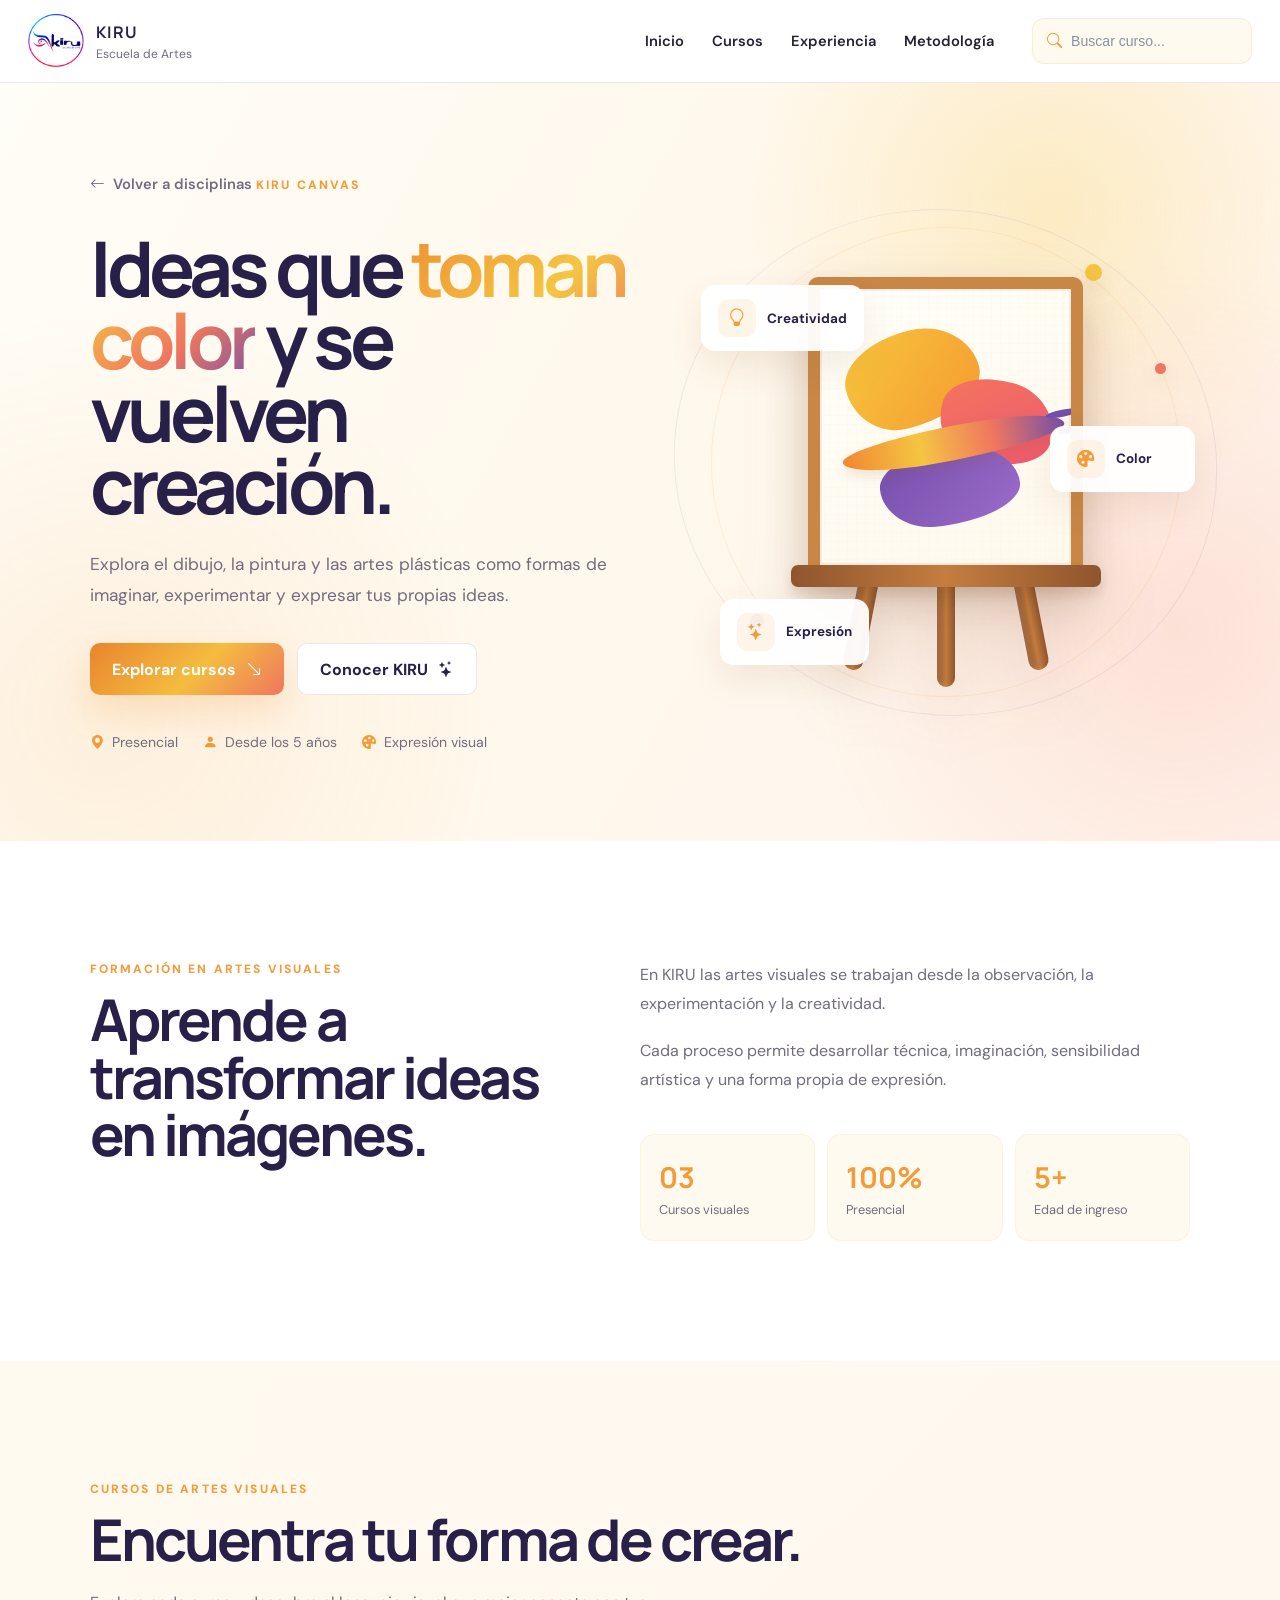
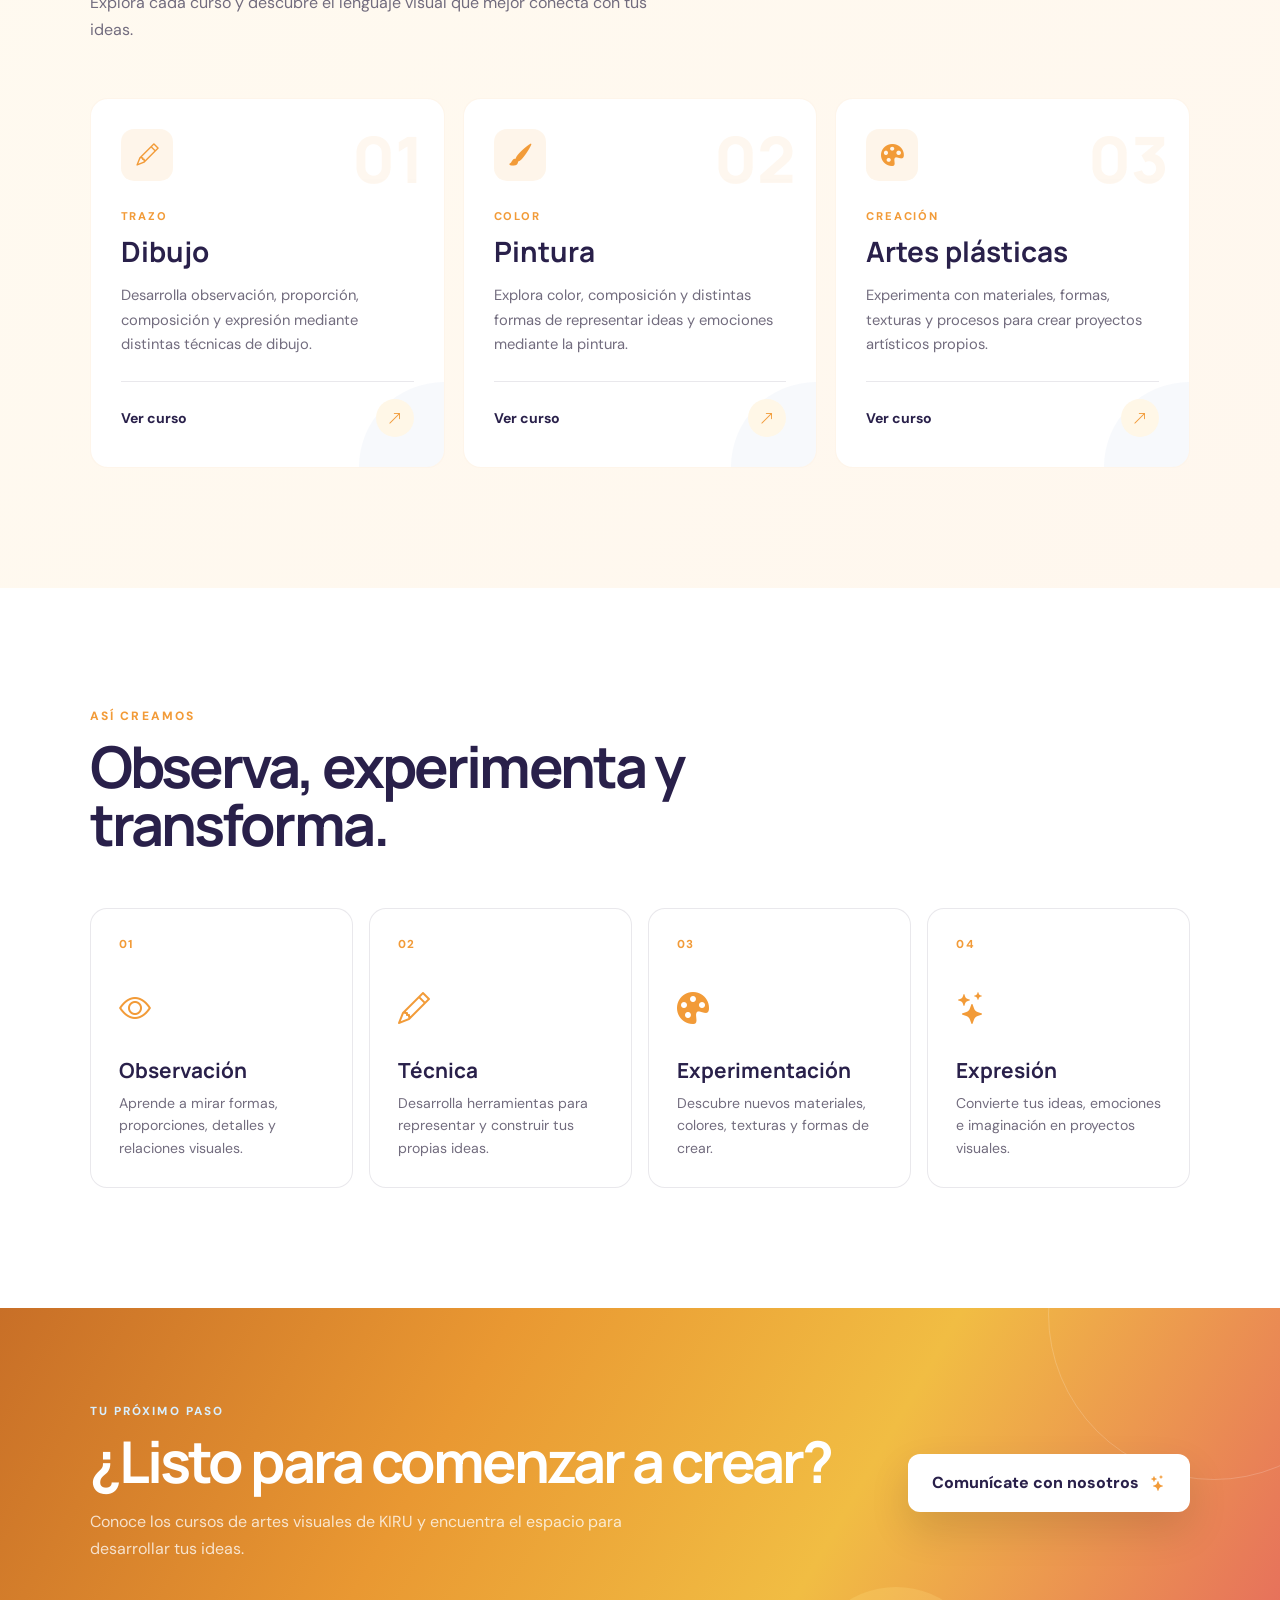
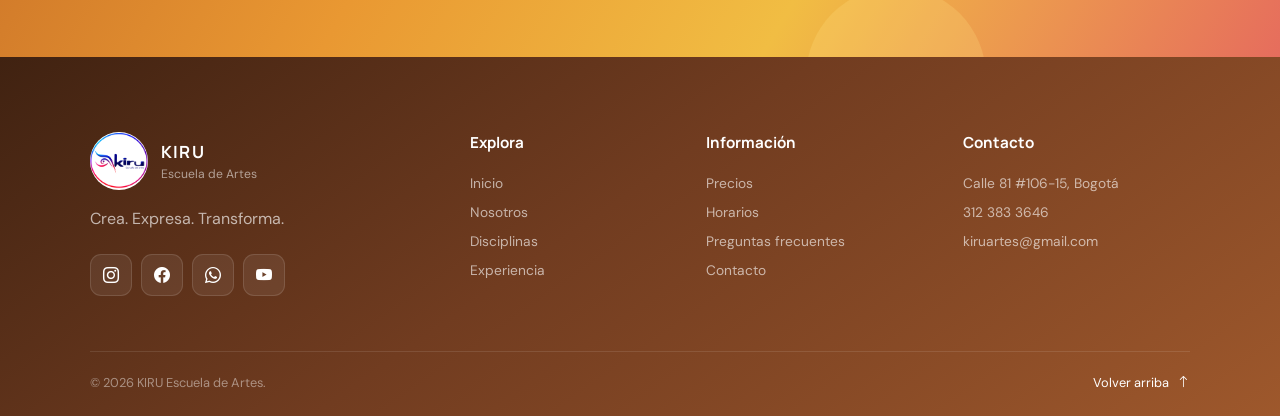
<file: paginas/artes-plasticas.html>
<html lang="es">

<head>
    <meta charset="UTF-8">

    <meta
        name="viewport"
        content="width=device-width, initial-scale=1.0"
    >

    <title>Artes visuales | KIRU Escuela de Artes</title>

    <meta
        name="description"
        content="Explora los cursos de artes visuales de KIRU Escuela de Artes: dibujo, pintura y artes plásticas."
    >

    <link rel="preconnect" href="https://fonts.googleapis.com">
    <link rel="preconnect" href="https://fonts.gstatic.com" crossorigin>

    <link
        href="https://fonts.googleapis.com/css2?family=DM+Sans:wght@400;500;600;700&family=Manrope:wght@400;500;600;700;800&display=swap"
        rel="stylesheet"
    >

    <link
        rel="stylesheet"
        href="https://cdn.jsdelivr.net/npm/bootstrap-icons@1.11.3/font/bootstrap-icons.min.css"
    >

    <link rel="stylesheet" href="disciplinas.css">
</head>

<body class="canvas-page">


<header class="discipline-header">

    <div class="discipline-nav">

        <a href="../index.html" class="discipline-logo">

            <img
                src="../img/logo.png"
                alt="KIRU Escuela de Artes"
            >

            <div>
                <strong>KIRU</strong>
                <span>Escuela de Artes</span>
            </div>

        </a>


        <nav class="discipline-menu">

            <a href="../index.html">
                Inicio
            </a>

            <a href="#cursos">
                Cursos
            </a>

            <a href="#experiencia">
                Experiencia
            </a>

            <a href="#metodologia">
                Metodología
            </a>

        </nav>


        <div class="discipline-search">

            <div class="discipline-search-box">

                <i class="bi bi-search"></i>

                <input
                    type="text"
                    id="canvasSearch"
                    placeholder="Buscar curso..."
                    autocomplete="off"
                >

            </div>

            <div
                class="discipline-search-results"
                id="canvasSearchResults"
            ></div>

        </div>

    </div>

</header>


<main>


<section class="discipline-hero canvas-theme">

    <div class="discipline-hero-content">

        <a
            href="../index.html#disciplinas"
            class="discipline-back"
        >
            <i class="bi bi-arrow-left"></i>
            Volver a disciplinas
        </a>


        <span class="discipline-eyebrow">
            KIRU CANVAS
        </span>


        <h1>
            Ideas que
            <span>toman color</span>
            y se vuelven creación.
        </h1>


        <p>
            Explora el dibujo, la pintura y las artes plásticas
            como formas de imaginar, experimentar y expresar
            tus propias ideas.
        </p>


        <div class="discipline-hero-actions">

            <a
                href="#cursos"
                class="discipline-btn primary"
            >
                Explorar cursos

                <i class="bi bi-arrow-down-right"></i>
            </a>


            <a
                href="../index.html#contacto"
                class="discipline-btn secondary"
            >
                Conocer KIRU

                <i class="bi bi-stars"></i>
            </a>

        </div>


        <div class="discipline-hero-details">

            <span>
                <i class="bi bi-geo-alt-fill"></i>
                Presencial
            </span>

            <span>
                <i class="bi bi-person-fill"></i>
                Desde los 5 años
            </span>

            <span>
                <i class="bi bi-palette-fill"></i>
                Expresión visual
            </span>

        </div>

    </div>


    <div class="discipline-hero-art canvas-hero-art">

        <div class="canvas-orbit canvas-orbit-one"></div>
        <div class="canvas-orbit canvas-orbit-two"></div>

        <span class="canvas-dot canvas-dot-one"></span>
        <span class="canvas-dot canvas-dot-two"></span>
        <span class="canvas-dot canvas-dot-three"></span>

        <div class="canvas-easel">

            <div class="canvas-board">

                <div class="canvas-paint paint-one"></div>
                <div class="canvas-paint paint-two"></div>
                <div class="canvas-paint paint-three"></div>

                <div class="canvas-brushstroke"></div>

            </div>

            <div class="easel-leg easel-leg-left"></div>
            <div class="easel-leg easel-leg-right"></div>
            <div class="easel-leg easel-leg-center"></div>

        </div>


        <div class="canvas-floating canvas-floating-one">
            <i class="bi bi-lightbulb"></i>
            <span>Creatividad</span>
        </div>

        <div class="canvas-floating canvas-floating-two">
            <i class="bi bi-palette-fill"></i>
            <span>Color</span>
        </div>

        <div class="canvas-floating canvas-floating-three">
            <i class="bi bi-stars"></i>
            <span>Expresión</span>
        </div>

    </div>

</section>


<section
    class="discipline-intro"
    id="experiencia"
>

    <div class="discipline-intro-title">

        <span>
            FORMACIÓN EN ARTES VISUALES
        </span>

        <h2>
            Aprende a transformar
            ideas en imágenes.
        </h2>

    </div>


    <div class="discipline-intro-content">

        <p>
            En KIRU las artes visuales se trabajan desde
            la observación, la experimentación y la creatividad.
        </p>

        <p>
            Cada proceso permite desarrollar técnica,
            imaginación, sensibilidad artística y una forma
            propia de expresión.
        </p>


        <div class="intro-stats">

            <div>
                <strong>03</strong>
                <span>Cursos visuales</span>
            </div>

            <div>
                <strong>100%</strong>
                <span>Presencial</span>
            </div>

            <div>
                <strong>5+</strong>
                <span>Edad de ingreso</span>
            </div>

        </div>

    </div>

</section>


<section
    class="courses-section"
    id="cursos"
>

    <div class="courses-heading">

        <span>
            CURSOS DE ARTES VISUALES
        </span>

        <h2>
            Encuentra tu forma de crear.
        </h2>

        <p>
            Explora cada curso y descubre el lenguaje visual
            que mejor conecta con tus ideas.
        </p>

    </div>


    <div class="courses-grid canvas-courses-grid">


        <article class="course-card">

            <div class="course-card-number">
                01
            </div>

            <div class="course-card-icon">
                <i class="bi bi-pencil"></i>
            </div>

            <span class="course-category">
                TRAZO
            </span>

            <h3>
                Dibujo
            </h3>

            <p>
                Desarrolla observación, proporción, composición
                y expresión mediante distintas técnicas de dibujo.
            </p>

            <div class="course-card-footer">

                <a
                    href="cursos/dibujo.html"
                    class="course-more"
                >
                    Ver curso
                    <i class="bi bi-arrow-up-right"></i>
                </a>

            </div>

        </article>


        <article class="course-card">

            <div class="course-card-number">
                02
            </div>

            <div class="course-card-icon">
                <i class="bi bi-brush-fill"></i>
            </div>

            <span class="course-category">
                COLOR
            </span>

            <h3>
                Pintura
            </h3>

            <p>
                Explora color, composición y distintas formas
                de representar ideas y emociones mediante la pintura.
            </p>

            <div class="course-card-footer">

                <a
                    href="cursos/pintura.html"
                    class="course-more"
                >
                    Ver curso
                    <i class="bi bi-arrow-up-right"></i>
                </a>

            </div>

        </article>


        <article class="course-card">

            <div class="course-card-number">
                03
            </div>

            <div class="course-card-icon">
                <i class="bi bi-palette-fill"></i>
            </div>

            <span class="course-category">
                CREACIÓN
            </span>

            <h3>
                Artes plásticas
            </h3>

            <p>
                Experimenta con materiales, formas, texturas
                y procesos para crear proyectos artísticos propios.
            </p>

            <div class="course-card-footer">

                <a
                    href="cursos/artes-plasticas.html"
                    class="course-more"
                >
                    Ver curso
                    <i class="bi bi-arrow-up-right"></i>
                </a>

            </div>

        </article>


    </div>

</section>


<section
    class="discipline-method canvas-method"
    id="metodologia"
>

    <div class="method-heading">

        <span>
            ASÍ CREAMOS
        </span>

        <h2>
            Observa, experimenta
            y transforma.
        </h2>

    </div>


    <div class="method-grid">

        <article>

            <span>01</span>

            <i class="bi bi-eye"></i>

            <h3>
                Observación
            </h3>

            <p>
                Aprende a mirar formas, proporciones,
                detalles y relaciones visuales.
            </p>

        </article>


        <article>

            <span>02</span>

            <i class="bi bi-pencil"></i>

            <h3>
                Técnica
            </h3>

            <p>
                Desarrolla herramientas para representar
                y construir tus propias ideas.
            </p>

        </article>


        <article>

            <span>03</span>

            <i class="bi bi-palette-fill"></i>

            <h3>
                Experimentación
            </h3>

            <p>
                Descubre nuevos materiales, colores,
                texturas y formas de crear.
            </p>

        </article>


        <article>

            <span>04</span>

            <i class="bi bi-stars"></i>

            <h3>
                Expresión
            </h3>

            <p>
                Convierte tus ideas, emociones
                e imaginación en proyectos visuales.
            </p>

        </article>

    </div>

</section>


<section class="discipline-cta canvas-cta">

    <div>

        <span>
            TU PRÓXIMO PASO
        </span>

        <h2>
            ¿Listo para comenzar
            a crear?
        </h2>

        <p>
            Conoce los cursos de artes visuales de KIRU
            y encuentra el espacio para desarrollar tus ideas.
        </p>

    </div>


    <a
        href="https://wa.me/573123833646?text=Hola%2C%20estoy%20interesado%2Fa%20en%20los%20cursos%20de%20Artes%20Visuales%20de%20KIRU.%20Quisiera%20recibir%20informaci%C3%B3n."
        target="_blank"
        rel="noopener"
        class="discipline-cta-button"
    >
        Comunícate con nosotros

        <i class="bi bi-stars"></i>
    </a>

</section>


</main>


<footer class="discipline-footer canvas-footer">

    <div class="discipline-footer-main">

        <div class="discipline-footer-brand">

            <a href="../index.html">

                <img
                    src="../img/logo.png"
                    alt="KIRU Escuela de Artes"
                >

                <div>
                    <strong>KIRU</strong>
                    <span>Escuela de Artes</span>
                </div>

            </a>

            <p>
                Crea. Expresa. Transforma.
            </p>

            <div class="discipline-footer-socials">

                <a
                    href="https://www.instagram.com/kiru.artes/"
                    target="_blank"
                    rel="noopener"
                    aria-label="Instagram"
                >
                    <i class="bi bi-instagram"></i>
                </a>

                <a
                    href="https://www.facebook.com/kirusartes/"
                    target="_blank"
                    rel="noopener"
                    aria-label="Facebook"
                >
                    <i class="bi bi-facebook"></i>
                </a>

                <a
                    href="https://wa.me/573123833646"
                    target="_blank"
                    rel="noopener"
                    aria-label="WhatsApp"
                >
                    <i class="bi bi-whatsapp"></i>
                </a>

                <a
                    href="https://www.youtube.com/@KiruEscueladeArtes"
                    target="_blank"
                    rel="noopener"
                    aria-label="YouTube"
                >
                    <i class="bi bi-youtube"></i>
                </a>

            </div>

        </div>


        <div class="discipline-footer-column">

            <h3>Explora</h3>

            <a href="../index.html">
                Inicio
            </a>

            <a href="../index.html#nosotros">
                Nosotros
            </a>

            <a href="../index.html#disciplinas">
                Disciplinas
            </a>

            <a href="../index.html#experiencia">
                Experiencia
            </a>

        </div>


        <div class="discipline-footer-column">

            <h3>Información</h3>

            <a href="../index.html#precios">
                Precios
            </a>

            <a href="../index.html#horarios">
                Horarios
            </a>

            <a href="../index.html#preguntas">
                Preguntas frecuentes
            </a>

            <a href="../index.html#contacto">
                Contacto
            </a>

        </div>


        <div class="discipline-footer-column">

            <h3>Contacto</h3>

            <a
                href="https://maps.google.com/?q=Calle+81+%23106-15+Bogotá"
                target="_blank"
                rel="noopener"
            >
                Calle 81 #106-15, Bogotá
            </a>

            <a href="tel:+573123833646">
                312 383 3646
            </a>

            <a href="mailto:kiruartes@gmail.com">
                kiruartes@gmail.com
            </a>

        </div>

    </div>


    <div class="discipline-footer-bottom">

        <span>
            © 2026 KIRU Escuela de Artes.
        </span>

        <a href="#">
            Volver arriba
            <i class="bi bi-arrow-up"></i>
        </a>

    </div>

</footer>


<script src="disciplinas.js"></script>

</body>
</html>
</file>
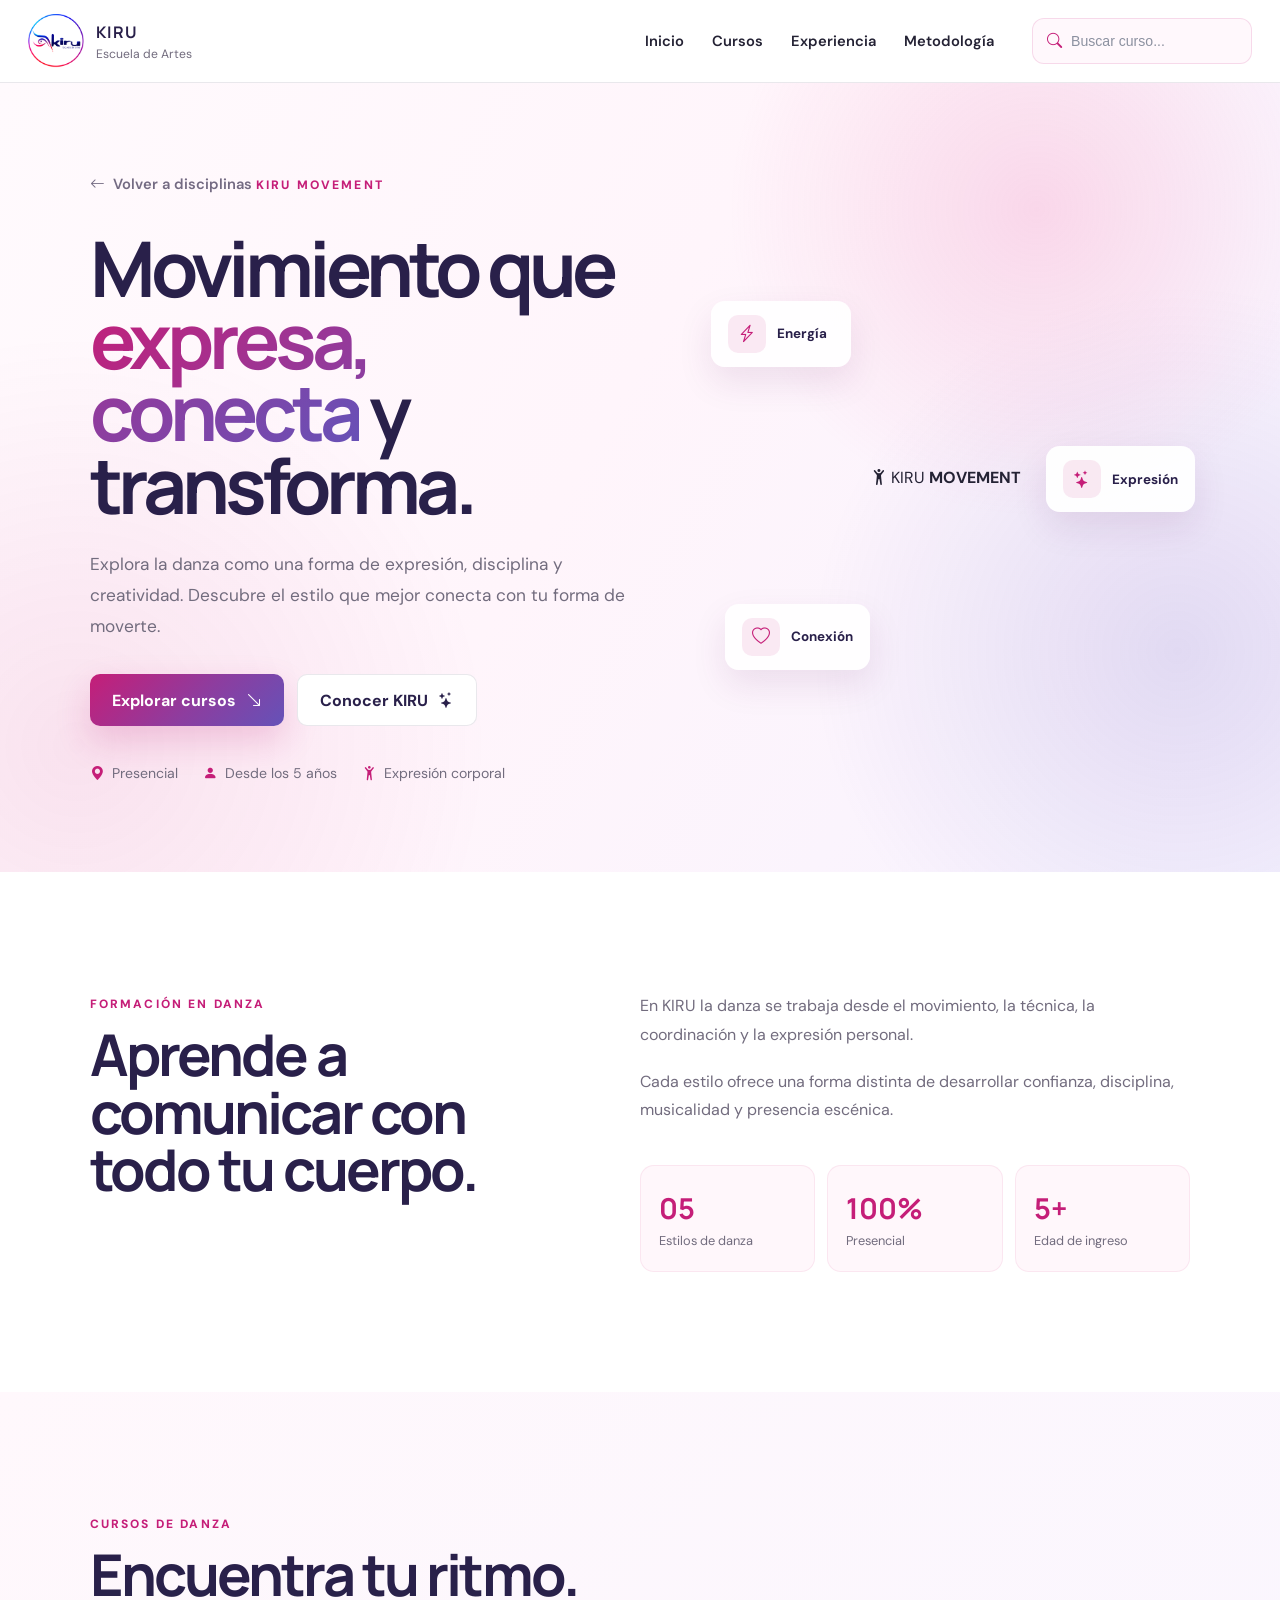
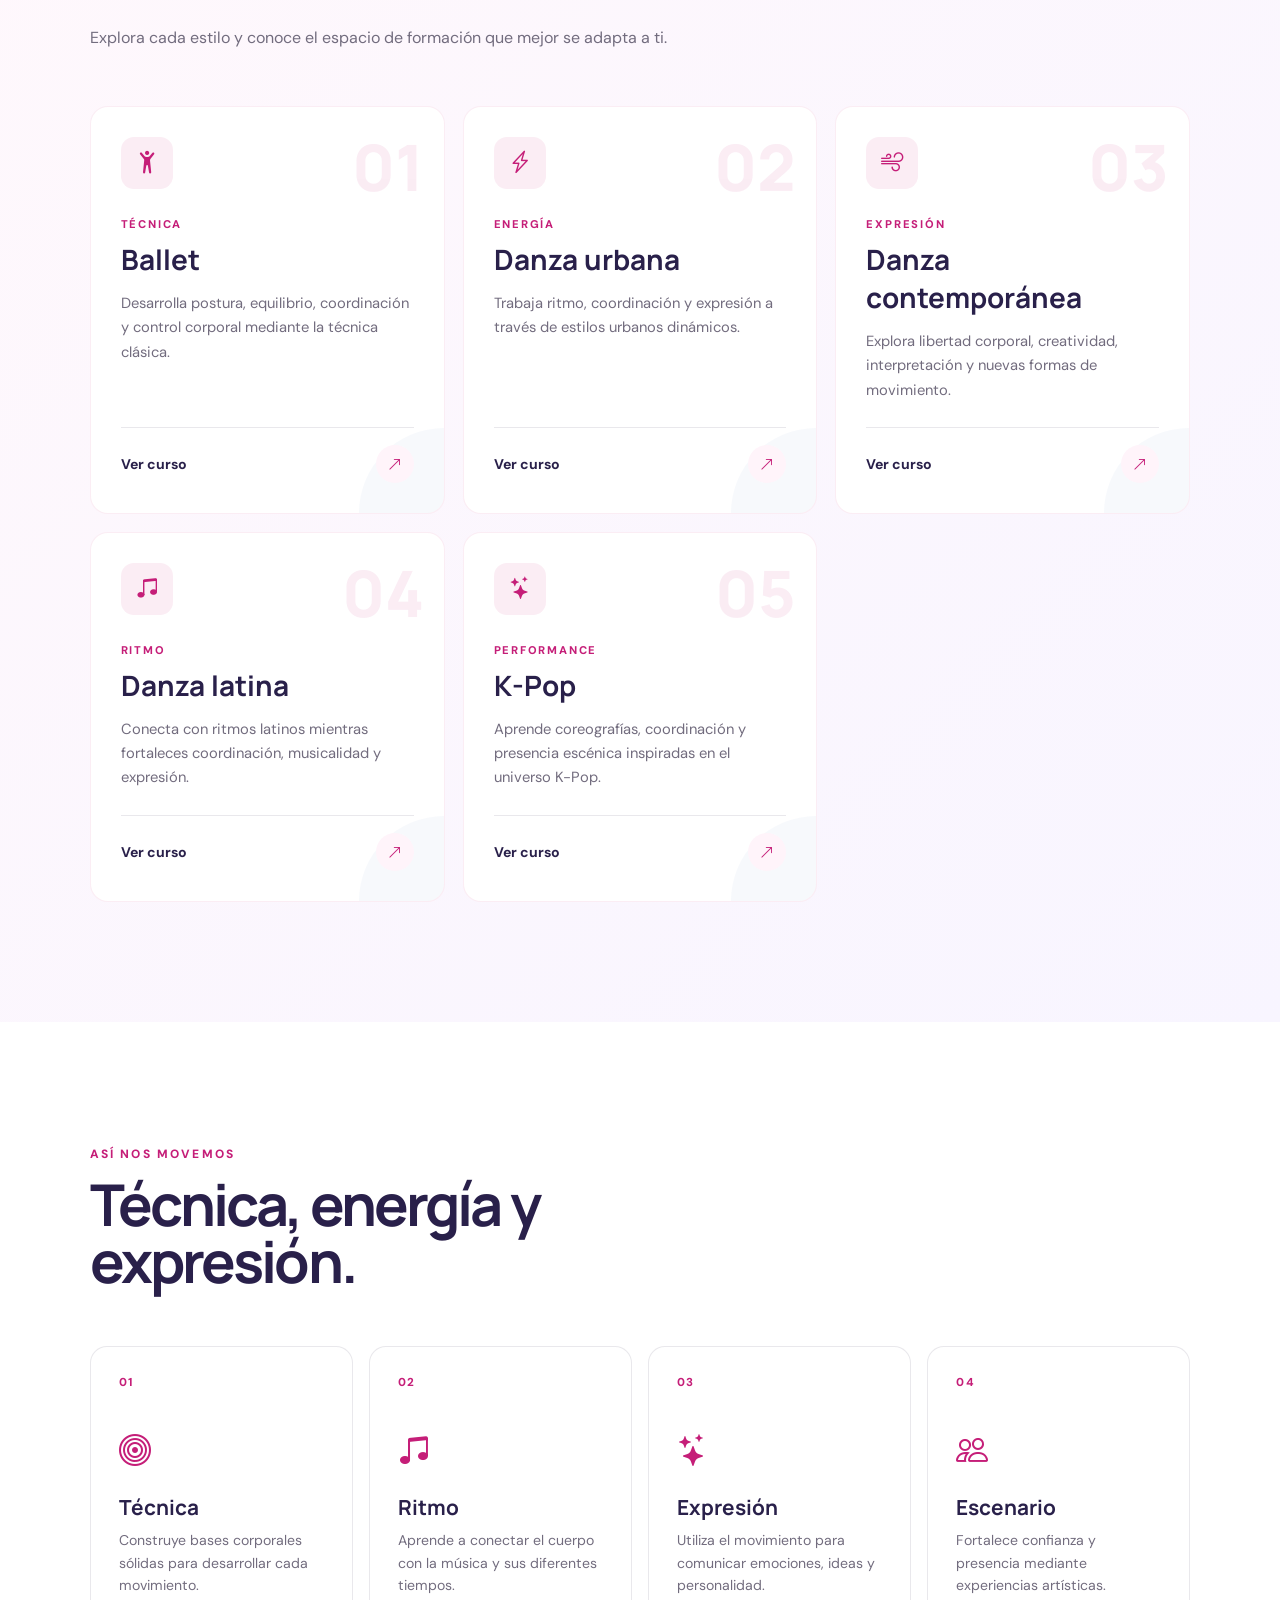
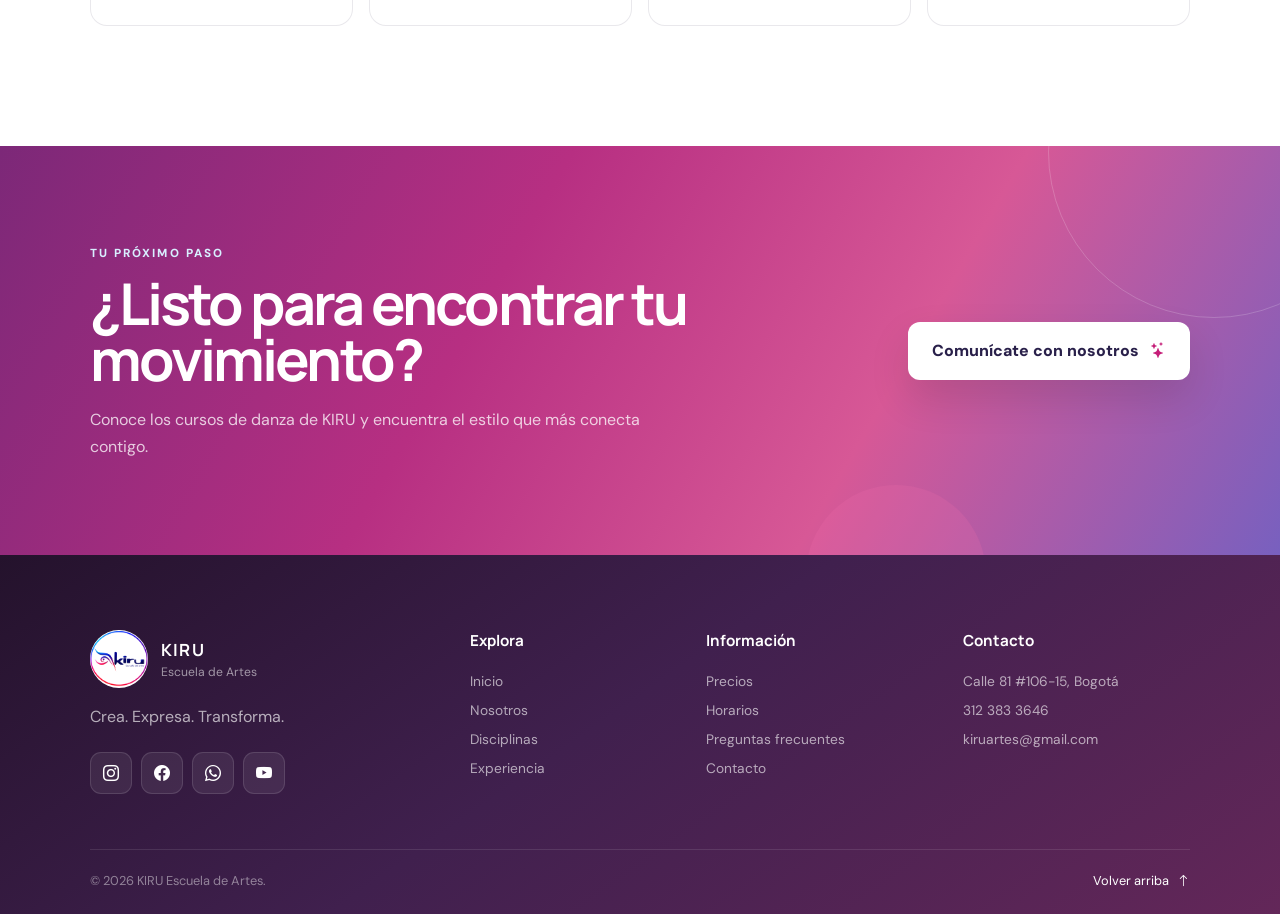
<file: paginas/danza.html>
<!DOCTYPE html>
<html lang="es">

<head>
    <meta charset="UTF-8">

    <meta
        name="viewport"
        content="width=device-width, initial-scale=1.0"
    >

    <title>Danza | KIRU Escuela de Artes</title>

    <meta
        name="description"
        content="Explora los cursos de danza de KIRU Escuela de Artes: ballet, danza urbana, danza contemporánea, danza latina y K-Pop."
    >

    <link rel="preconnect" href="https://fonts.googleapis.com">
    <link rel="preconnect" href="https://fonts.gstatic.com" crossorigin>

    <link
        href="https://fonts.googleapis.com/css2?family=DM+Sans:wght@400;500;600;700&family=Manrope:wght@400;500;600;700;800&display=swap"
        rel="stylesheet"
    >

    <link
        rel="stylesheet"
        href="https://cdn.jsdelivr.net/npm/bootstrap-icons@1.11.3/font/bootstrap-icons.min.css"
    >

    <link rel="stylesheet" href="disciplinas.css">
</head>

<body class="dance-page">


<header class="discipline-header">

    <div class="discipline-nav">

        <a href="../index.html" class="discipline-logo">

            <img
                src="../img/logo.png"
                alt="KIRU Escuela de Artes"
            >

            <div>
                <strong>KIRU</strong>
                <span>Escuela de Artes</span>
            </div>

        </a>


        <nav class="discipline-menu">

            <a href="../index.html">
                Inicio
            </a>

            <a href="#cursos">
                Cursos
            </a>

            <a href="#experiencia">
                Experiencia
            </a>

            <a href="#metodologia">
                Metodología
            </a>

        </nav>


        <div class="discipline-search">

            <div class="discipline-search-box">

                <i class="bi bi-search"></i>

                <input
                    type="text"
                    id="danceSearch"
                    placeholder="Buscar curso..."
                    autocomplete="off"
                >

            </div>

            <div
                class="discipline-search-results"
                id="danceSearchResults"
            ></div>

        </div>

    </div>

</header>


<main>


<section class="discipline-hero dance-theme">

    <div class="discipline-hero-content">

        <a
            href="../index.html#disciplinas"
            class="discipline-back"
        >
            <i class="bi bi-arrow-left"></i>
            Volver a disciplinas
        </a>


        <span class="discipline-eyebrow">
            KIRU MOVEMENT
        </span>


        <h1>
            Movimiento que
            <span>expresa, conecta</span>
            y transforma.
        </h1>


        <p>
            Explora la danza como una forma de expresión,
            disciplina y creatividad. Descubre el estilo
            que mejor conecta con tu forma de moverte.
        </p>


        <div class="discipline-hero-actions">

            <a
                href="#cursos"
                class="discipline-btn primary"
            >
                Explorar cursos

                <i class="bi bi-arrow-down-right"></i>
            </a>


            <a
                href="../index.html#contacto"
                class="discipline-btn secondary"
            >
                Conocer KIRU

                <i class="bi bi-stars"></i>
            </a>

        </div>


        <div class="discipline-hero-details">

            <span>
                <i class="bi bi-geo-alt-fill"></i>
                Presencial
            </span>

            <span>
                <i class="bi bi-person-fill"></i>
                Desde los 5 años
            </span>

            <span>
                <i class="bi bi-person-arms-up"></i>
                Expresión corporal
            </span>

        </div>

    </div>


    <div class="discipline-hero-art dance-hero-art">

        <div class="dance-orbit dance-orbit-one"></div>
        <div class="dance-orbit dance-orbit-two"></div>

        <div class="dance-main-visual">

            <i class="bi bi-person-arms-up"></i>

            <span>
                KIRU
                <strong>MOVEMENT</strong>
            </span>

        </div>


        <div class="dance-floating dance-floating-one">
            <i class="bi bi-lightning-charge"></i>
            <span>Energía</span>
        </div>

        <div class="dance-floating dance-floating-two">
            <i class="bi bi-stars"></i>
            <span>Expresión</span>
        </div>

        <div class="dance-floating dance-floating-three">
            <i class="bi bi-heart"></i>
            <span>Conexión</span>
        </div>

    </div>

</section>



<section
    class="discipline-intro"
    id="experiencia"
>

    <div class="discipline-intro-title">

        <span>
            FORMACIÓN EN DANZA
        </span>

        <h2>
            Aprende a comunicar
            con todo tu cuerpo.
        </h2>

    </div>


    <div class="discipline-intro-content">

        <p>
            En KIRU la danza se trabaja desde el movimiento,
            la técnica, la coordinación y la expresión personal.
        </p>

        <p>
            Cada estilo ofrece una forma distinta de desarrollar
            confianza, disciplina, musicalidad y presencia escénica.
        </p>


        <div class="intro-stats">

            <div>
                <strong>05</strong>
                <span>Estilos de danza</span>
            </div>

            <div>
                <strong>100%</strong>
                <span>Presencial</span>
            </div>

            <div>
                <strong>5+</strong>
                <span>Edad de ingreso</span>
            </div>

        </div>

    </div>

</section>



<section
    class="courses-section"
    id="cursos"
>

    <div class="courses-heading">

        <span>
            CURSOS DE DANZA
        </span>

        <h2>
            Encuentra tu ritmo.
        </h2>

        <p>
            Explora cada estilo y conoce el espacio
            de formación que mejor se adapta a ti.
        </p>

    </div>


    <div class="courses-grid dance-courses-grid">


        <article class="course-card">

            <div class="course-card-number">
                01
            </div>

            <div class="course-card-icon">
                <i class="bi bi-person-arms-up"></i>
            </div>

            <span class="course-category">
                TÉCNICA
            </span>

            <h3>
                Ballet
            </h3>

            <p>
                Desarrolla postura, equilibrio, coordinación
                y control corporal mediante la técnica clásica.
            </p>

            <div class="course-card-footer">

                <a
                    href="cursos/ballet.html"
                    class="course-more"
                >
                    Ver curso
                    <i class="bi bi-arrow-up-right"></i>
                </a>

            </div>

        </article>



        <article class="course-card">

            <div class="course-card-number">
                02
            </div>

            <div class="course-card-icon">
                <i class="bi bi-lightning-charge"></i>
            </div>

            <span class="course-category">
                ENERGÍA
            </span>

            <h3>
                Danza urbana
            </h3>

            <p>
                Trabaja ritmo, coordinación y expresión
                a través de estilos urbanos dinámicos.
            </p>

            <div class="course-card-footer">

                <a
                    href="cursos/danza-urbana.html"
                    class="course-more"
                >
                    Ver curso
                    <i class="bi bi-arrow-up-right"></i>
                </a>

            </div>

        </article>



        <article class="course-card">

            <div class="course-card-number">
                03
            </div>

            <div class="course-card-icon">
                <i class="bi bi-wind"></i>
            </div>

            <span class="course-category">
                EXPRESIÓN
            </span>

            <h3>
                Danza contemporánea
            </h3>

            <p>
                Explora libertad corporal, creatividad,
                interpretación y nuevas formas de movimiento.
            </p>

            <div class="course-card-footer">

                <a
                    href="cursos/danza-contemporanea.html"
                    class="course-more"
                >
                    Ver curso
                    <i class="bi bi-arrow-up-right"></i>
                </a>

            </div>

        </article>



        <article class="course-card">

            <div class="course-card-number">
                04
            </div>

            <div class="course-card-icon">
                <i class="bi bi-music-note-beamed"></i>
            </div>

            <span class="course-category">
                RITMO
            </span>

            <h3>
                Danza latina
            </h3>

            <p>
                Conecta con ritmos latinos mientras fortaleces
                coordinación, musicalidad y expresión.
            </p>

            <div class="course-card-footer">

                <a
                    href="cursos/danza-latina.html"
                    class="course-more"
                >
                    Ver curso
                    <i class="bi bi-arrow-up-right"></i>
                </a>

            </div>

        </article>



        <article class="course-card">

            <div class="course-card-number">
                05
            </div>

            <div class="course-card-icon">
                <i class="bi bi-stars"></i>
            </div>

            <span class="course-category">
                PERFORMANCE
            </span>

            <h3>
                K-Pop
            </h3>

            <p>
                Aprende coreografías, coordinación y presencia
                escénica inspiradas en el universo K-Pop.
            </p>

            <div class="course-card-footer">

                <a
                    href="cursos/kpop.html"
                    class="course-more"
                >
                    Ver curso
                    <i class="bi bi-arrow-up-right"></i>
                </a>

            </div>

        </article>


    </div>

</section>



<section
    class="discipline-method dance-method"
    id="metodologia"
>

    <div class="method-heading">

        <span>
            ASÍ NOS MOVEMOS
        </span>

        <h2>
            Técnica, energía
            y expresión.
        </h2>

    </div>


    <div class="method-grid">

        <article>

            <span>01</span>

            <i class="bi bi-bullseye"></i>

            <h3>
                Técnica
            </h3>

            <p>
                Construye bases corporales sólidas
                para desarrollar cada movimiento.
            </p>

        </article>


        <article>

            <span>02</span>

            <i class="bi bi-music-note-beamed"></i>

            <h3>
                Ritmo
            </h3>

            <p>
                Aprende a conectar el cuerpo
                con la música y sus diferentes tiempos.
            </p>

        </article>


        <article>

            <span>03</span>

            <i class="bi bi-stars"></i>

            <h3>
                Expresión
            </h3>

            <p>
                Utiliza el movimiento para comunicar
                emociones, ideas y personalidad.
            </p>

        </article>


        <article>

            <span>04</span>

            <i class="bi bi-people"></i>

            <h3>
                Escenario
            </h3>

            <p>
                Fortalece confianza y presencia
                mediante experiencias artísticas.
            </p>

        </article>

    </div>

</section>



<section class="discipline-cta dance-cta">

    <div>

        <span>
            TU PRÓXIMO PASO
        </span>

        <h2>
            ¿Listo para encontrar
            tu movimiento?
        </h2>

        <p>
            Conoce los cursos de danza de KIRU
            y encuentra el estilo que más conecta contigo.
        </p>

    </div>


    <a
    href="https://wa.me/573123833646?text=Hola%2C%20estoy%20interesado%2Fa%20en%20los%20cursos%20de%20Danza%20de%20KIRU.%20Quisiera%20recibir%20informaci%C3%B3n."
    target="_blank"
    rel="noopener"
    class="discipline-cta-button"
>
    Comunícate con nosotros

    <i class="bi bi-stars"></i>
    </a>

</section>


</main>



<footer class="discipline-footer dance-footer">

    <div class="discipline-footer-main">

        <div class="discipline-footer-brand">

            <a href="../index.html">

                <img
                    src="../img/logo.png"
                    alt="KIRU Escuela de Artes"
                >

                <div>
                    <strong>KIRU</strong>
                    <span>Escuela de Artes</span>
                </div>

            </a>

            <p>
                Crea. Expresa. Transforma.
            </p>

            <div class="discipline-footer-socials">

                <a
                    href="https://www.instagram.com/kiru.artes/"
                    target="_blank"
                    rel="noopener"
                    aria-label="Instagram"
                >
                    <i class="bi bi-instagram"></i>
                </a>

                <a
                    href="https://www.facebook.com/kirusartes/"
                    target="_blank"
                    rel="noopener"
                    aria-label="Facebook"
                >
                    <i class="bi bi-facebook"></i>
                </a>

                <a
                    href="https://wa.me/573123833646"
                    target="_blank"
                    rel="noopener"
                    aria-label="WhatsApp"
                >
                    <i class="bi bi-whatsapp"></i>
                </a>

                <a
                    href="https://www.youtube.com/@KiruEscueladeArtes"
                    target="_blank"
                    rel="noopener"
                    aria-label="YouTube"
                >
                    <i class="bi bi-youtube"></i>
                </a>

            </div>

        </div>



        <div class="discipline-footer-column">

            <h3>Explora</h3>

            <a href="../index.html">
                Inicio
            </a>

            <a href="../index.html#nosotros">
                Nosotros
            </a>

            <a href="../index.html#disciplinas">
                Disciplinas
            </a>

            <a href="../index.html#experiencia">
                Experiencia
            </a>

        </div>



        <div class="discipline-footer-column">

            <h3>Información</h3>

            <a href="../index.html#precios">
                Precios
            </a>

            <a href="../index.html#horarios">
                Horarios
            </a>

            <a href="../index.html#preguntas">
                Preguntas frecuentes
            </a>

            <a href="../index.html#contacto">
                Contacto
            </a>

        </div>



        <div class="discipline-footer-column">

            <h3>Contacto</h3>

            <a
                href="https://maps.google.com/?q=Calle+81+%23106-15+Bogotá"
                target="_blank"
                rel="noopener"
            >
                Calle 81 #106-15, Bogotá
            </a>

            <a href="tel:+573123833646">
                312 383 3646
            </a>

            <a href="mailto:kiruartes@gmail.com">
                kiruartes@gmail.com
            </a>

        </div>

    </div>


    <div class="discipline-footer-bottom">

        <span>
            © 2026 KIRU Escuela de Artes.
        </span>

        <a href="#">
            Volver arriba
            <i class="bi bi-arrow-up"></i>
        </a>

    </div>

</footer>


<script src="disciplinas.js"></script>

</body>
</html>
</file>
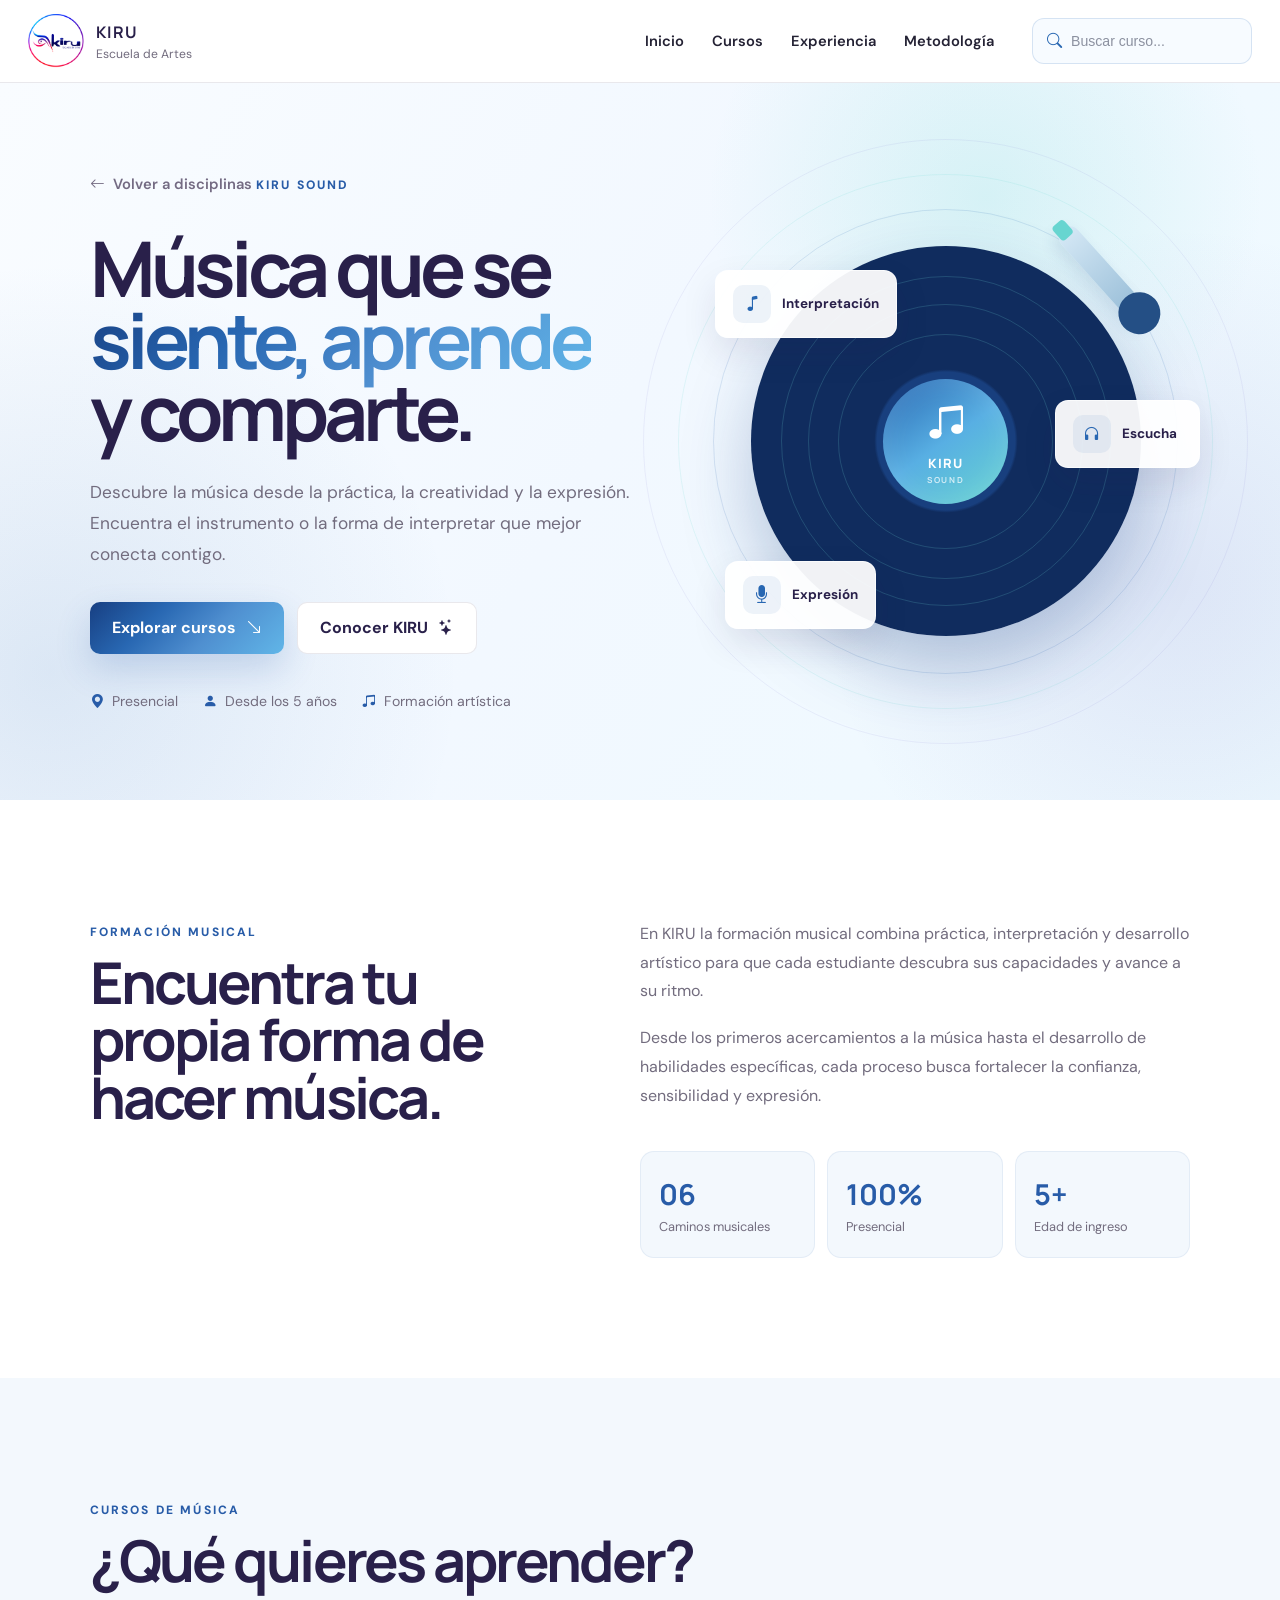
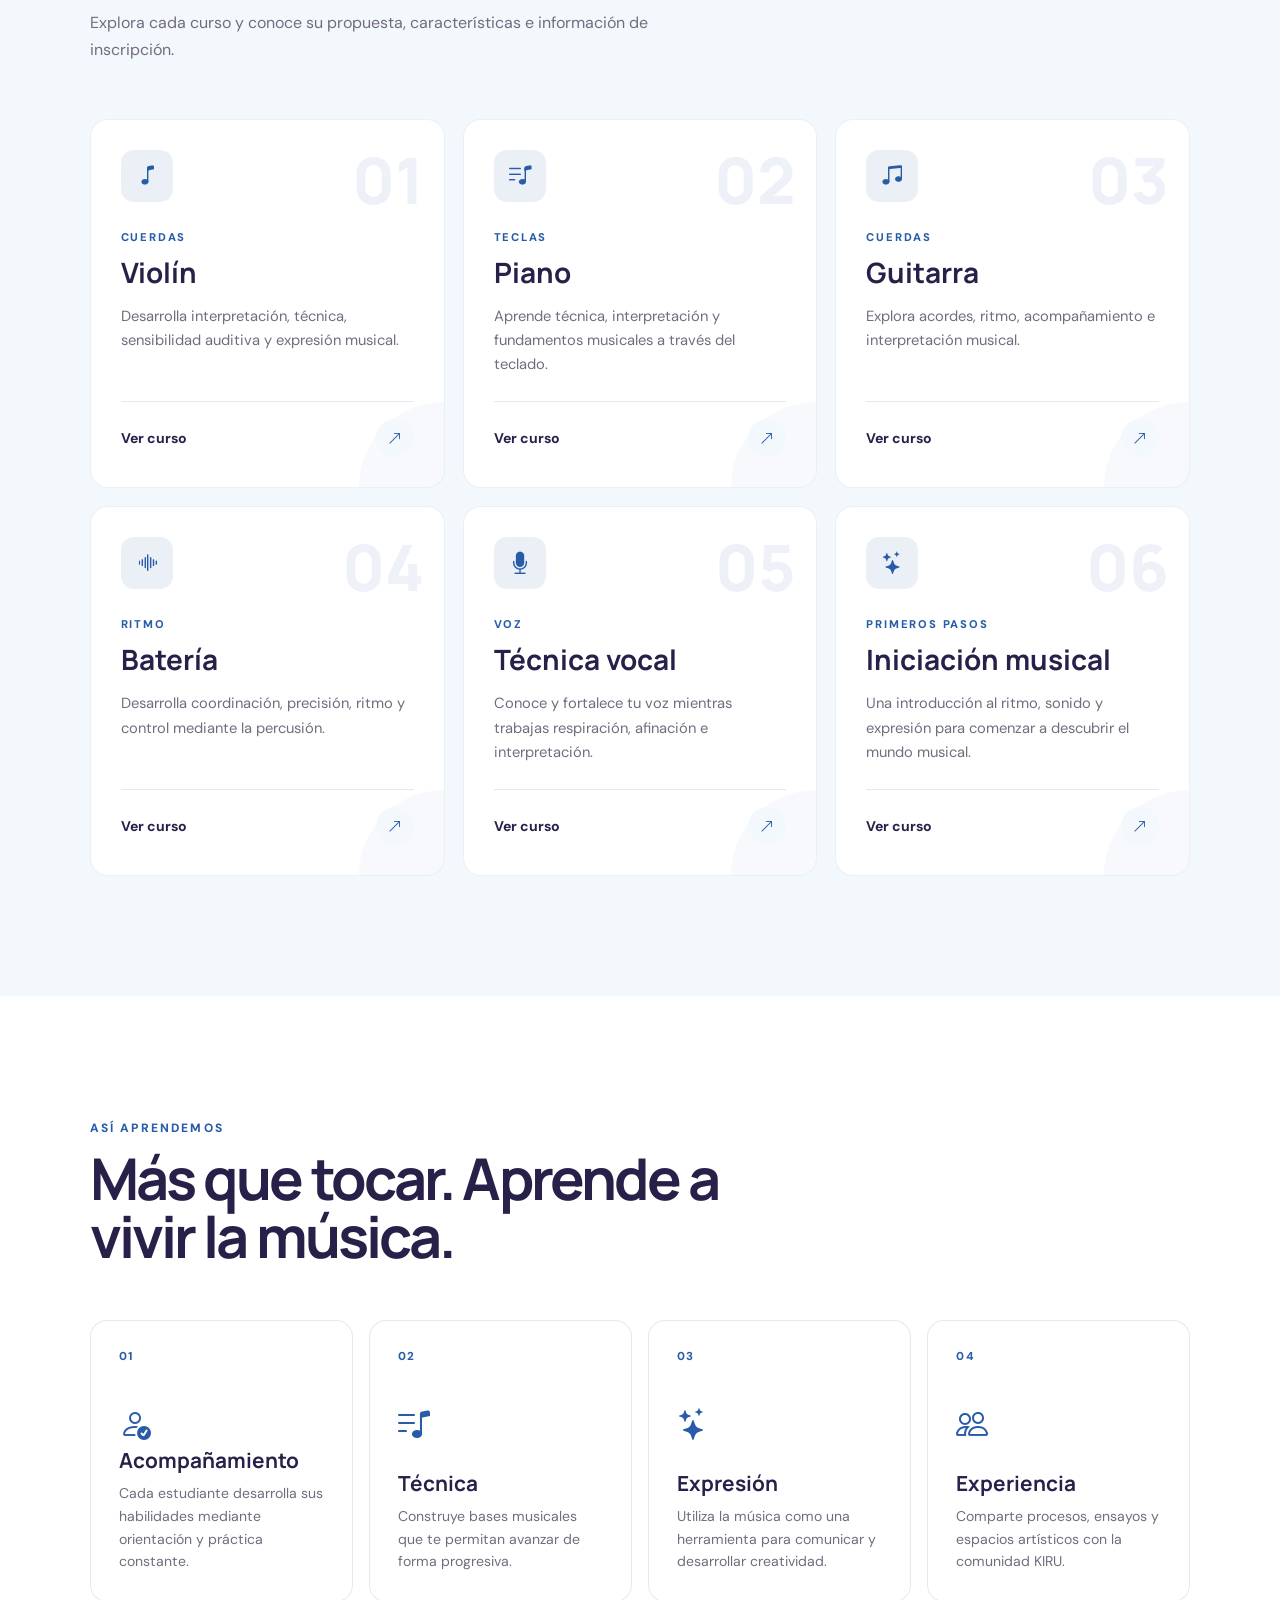
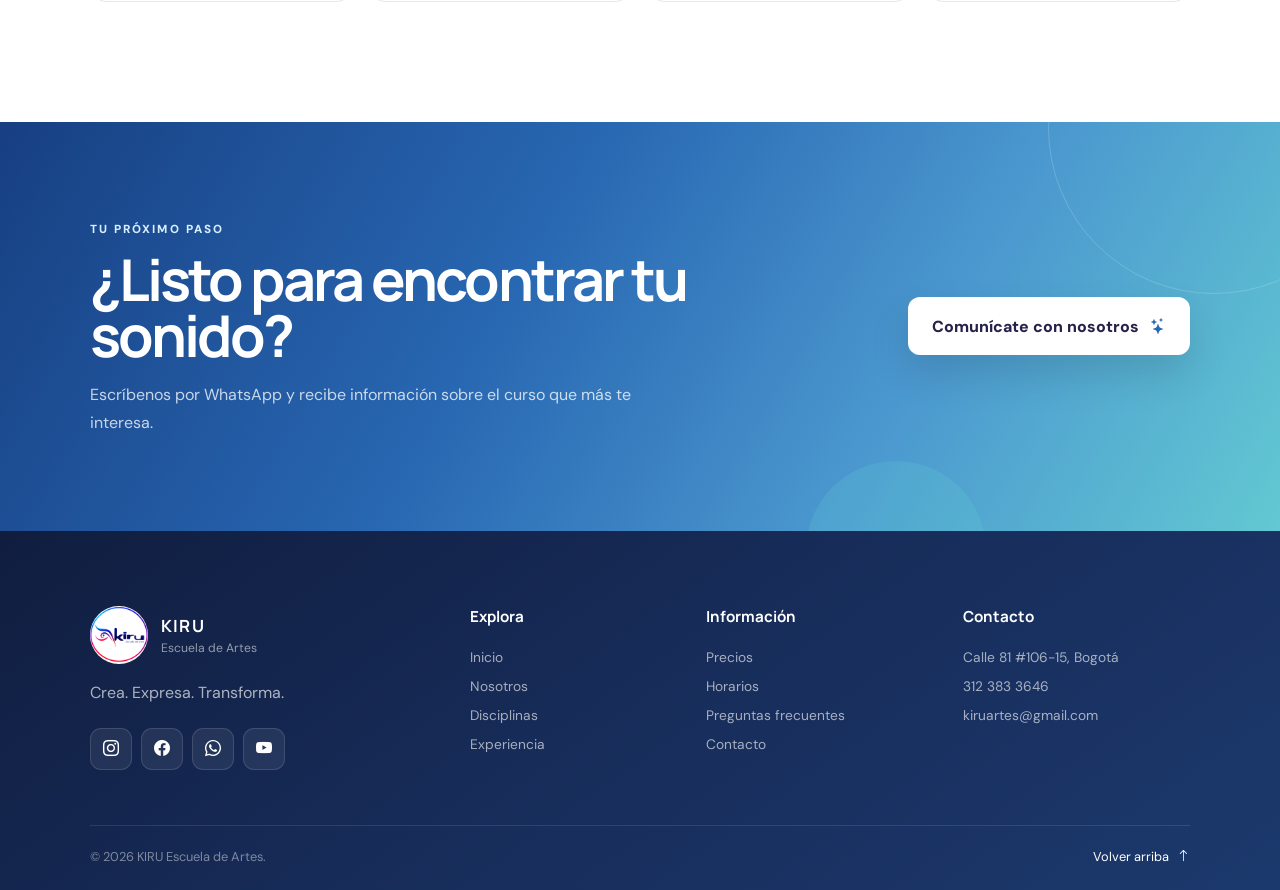
<file: paginas/musica.html>
<!DOCTYPE html>
<html lang="es">

<head>
    <meta charset="UTF-8">

    <meta
        name="viewport"
        content="width=device-width, initial-scale=1.0"
    >

    <title>Música | KIRU Escuela de Artes</title>

    <meta
        name="description"
        content="Explora los cursos de música de KIRU Escuela de Artes: piano, violín, guitarra, batería, técnica vocal e iniciación musical."
    >

    <!-- Google Fonts -->
    <link rel="preconnect" href="https://fonts.googleapis.com">
    <link rel="preconnect" href="https://fonts.gstatic.com" crossorigin>

    <link
        href="https://fonts.googleapis.com/css2?family=DM+Sans:wght@400;500;600;700&family=Manrope:wght@400;500;600;700;800&display=swap"
        rel="stylesheet"
    >

    <!-- Bootstrap Icons -->
    <link
        rel="stylesheet"
        href="https://cdn.jsdelivr.net/npm/bootstrap-icons@1.11.3/font/bootstrap-icons.min.css"
    >

    <!-- CSS -->
    <link rel="stylesheet" href="disciplinas.css">
</head>


<body class="music-page">


<!-- ==================================================
HEADER
================================================== -->

<header class="discipline-header">

    <div class="discipline-nav">

        <a
            href="../index.html"
            class="discipline-logo"
        >
            <img
                src="../img/logo.png"
                alt="KIRU Escuela de Artes"
            >

            <div>
                <strong>KIRU</strong>
                <span>Escuela de Artes</span>
            </div>
        </a>


        <nav class="discipline-menu">

            <a href="../index.html">
                Inicio
            </a>

            <a href="#cursos">
                Cursos
            </a>

            <a href="#experiencia">
                Experiencia
            </a>

            <a href="#metodologia">
                Metodología
            </a>

        </nav>


        <div class="discipline-search">

    <div class="discipline-search-box">

        <i class="bi bi-search"></i>

        <input
            type="text"
            id="musicSearch"
            placeholder="Buscar curso..."
            autocomplete="off"
        >

    </div>

    <div
        class="discipline-search-results"
        id="musicSearchResults"
    ></div>

</div>

</header>



<main>


<!-- ==================================================
HERO MÚSICA
================================================== -->

<section class="discipline-hero music-theme">

    <div class="discipline-hero-content">

        <a
            href="../index.html#disciplinas"
            class="discipline-back"
        >
            <i class="bi bi-arrow-left"></i>
            Volver a disciplinas
        </a>


        <span class="discipline-eyebrow">
            KIRU SOUND
        </span>


        <h1>
            Música que se
            <span>siente, aprende</span>
            y comparte.
        </h1>


        <p>
            Descubre la música desde la práctica, la creatividad
            y la expresión. Encuentra el instrumento o la forma
            de interpretar que mejor conecta contigo.
        </p>


        <div class="discipline-hero-actions">

            <a
                href="#cursos"
                class="discipline-btn primary"
            >
                Explorar cursos

                <i class="bi bi-arrow-down-right"></i>
            </a>


            <a
                href="../index.html#contacto"
                class="discipline-btn secondary"
            >
                Conocer KIRU

                <i class="bi bi-stars"></i>
            </a>

        </div>


        <div class="discipline-hero-details">

            <span>
                <i class="bi bi-geo-alt-fill"></i>
                Presencial
            </span>

            <span>
                <i class="bi bi-person-fill"></i>
                Desde los 5 años
            </span>

            <span>
                <i class="bi bi-music-note-beamed"></i>
                Formación artística
            </span>

        </div>

    </div>



    <div class="discipline-hero-art music-hero-art">

    <div class="music-wave music-wave-one"></div>
    <div class="music-wave music-wave-two"></div>
    <div class="music-wave music-wave-three"></div>

    <div class="music-vinyl">

        <div class="vinyl-groove groove-one"></div>
        <div class="vinyl-groove groove-two"></div>
        <div class="vinyl-groove groove-three"></div>

        <div class="vinyl-center">
            <i class="bi bi-music-note-beamed"></i>

            <span>
                KIRU
                <strong>SOUND</strong>
            </span>
        </div>

    </div>

    <div class="vinyl-arm">
        <span></span>
    </div>

    <div class="music-floating floating-one">
        <i class="bi bi-music-note"></i>
        <span>Interpretación</span>
    </div>

    <div class="music-floating floating-two">
        <i class="bi bi-headphones"></i>
        <span>Escucha</span>
    </div>

    <div class="music-floating floating-three">
        <i class="bi bi-mic-fill"></i>
        <span>Expresión</span>
    </div>

</div>

</section>



<!-- ==================================================
INTRO
================================================== -->

<section
    class="discipline-intro"
    id="experiencia"
>

    <div class="discipline-intro-title">

        <span>
            FORMACIÓN MUSICAL
        </span>

        <h2>
            Encuentra tu propia
            forma de hacer música.
        </h2>

    </div>


    <div class="discipline-intro-content">

        <p>
            En KIRU la formación musical combina práctica,
            interpretación y desarrollo artístico para que cada
            estudiante descubra sus capacidades y avance a su ritmo.
        </p>

        <p>
            Desde los primeros acercamientos a la música hasta
            el desarrollo de habilidades específicas, cada proceso
            busca fortalecer la confianza, sensibilidad y expresión.
        </p>


        <div class="intro-stats">

            <div>
                <strong>06</strong>
                <span>Caminos musicales</span>
            </div>

            <div>
                <strong>100%</strong>
                <span>Presencial</span>
            </div>

            <div>
                <strong>5+</strong>
                <span>Edad de ingreso</span>
            </div>

        </div>

    </div>

</section>



<!-- ==================================================
CURSOS
================================================== -->

<section
    class="courses-section"
    id="cursos"
>

    <div class="courses-heading">

        <span>
            CURSOS DE MÚSICA
        </span>

        <h2>
            ¿Qué quieres aprender?
        </h2>

        <p>
            Explora cada curso y conoce su propuesta,
            características e información de inscripción.
        </p>

    </div>



    <div class="courses-grid">


        <!-- VIOLÍN -->

        <article class="course-card">

            <div class="course-card-number">
                01
            </div>

            <div class="course-card-icon">
                <i class="bi bi-music-note"></i>
            </div>

            <span class="course-category">
                CUERDAS
            </span>

            <h3>
                Violín
            </h3>

            <p>
                Desarrolla interpretación, técnica,
                sensibilidad auditiva y expresión musical.
            </p>

            <div class="course-card-footer">

                <a
                    href="cursos/violin.html"
                    class="course-more"
                >
                    Ver curso
                    <i class="bi bi-arrow-up-right"></i>
                </a>

            </div>

        </article>



        <!-- PIANO -->

        <article class="course-card">

            <div class="course-card-number">
                02
            </div>

            <div class="course-card-icon">
                <i class="bi bi-music-note-list"></i>
            </div>

            <span class="course-category">
                TECLAS
            </span>

            <h3>
                Piano
            </h3>

            <p>
                Aprende técnica, interpretación y fundamentos
                musicales a través del teclado.
            </p>

            <div class="course-card-footer">

                <a
                    href="cursos/piano.html"
                    class="course-more"
                >
                    Ver curso
                    <i class="bi bi-arrow-up-right"></i>
                </a>

            </div>

        </article>



        <!-- GUITARRA -->

        <article class="course-card">

            <div class="course-card-number">
                03
            </div>

            <div class="course-card-icon">
                <i class="bi bi-music-note-beamed"></i>
            </div>

            <span class="course-category">
                CUERDAS
            </span>

            <h3>
                Guitarra
            </h3>

            <p>
                Explora acordes, ritmo, acompañamiento
                e interpretación musical.
            </p>

            <div class="course-card-footer">

                <a
                    href="cursos/guitarra.html"
                    class="course-more"
                >
                    Ver curso
                    <i class="bi bi-arrow-up-right"></i>
                </a>

            </div>

        </article>



        <!-- BATERÍA -->

        <article class="course-card">

            <div class="course-card-number">
                04
            </div>

            <div class="course-card-icon">
                <i class="bi bi-soundwave"></i>
            </div>

            <span class="course-category">
                RITMO
            </span>

            <h3>
                Batería
            </h3>

            <p>
                Desarrolla coordinación, precisión,
                ritmo y control mediante la percusión.
            </p>

            <div class="course-card-footer">

                <a
                    href="cursos/bateria.html"
                    class="course-more"
                >
                    Ver curso
                    <i class="bi bi-arrow-up-right"></i>
                </a>

            </div>

        </article>



        <!-- TÉCNICA VOCAL -->

        <article class="course-card">

            <div class="course-card-number">
                05
            </div>

            <div class="course-card-icon">
                <i class="bi bi-mic-fill"></i>
            </div>

            <span class="course-category">
                VOZ
            </span>

            <h3>
                Técnica vocal
            </h3>

            <p>
                Conoce y fortalece tu voz mientras trabajas
                respiración, afinación e interpretación.
            </p>

            <div class="course-card-footer">

                <a
                    href="cursos/tecnica-vocal.html"
                    class="course-more"
                >
                    Ver curso
                    <i class="bi bi-arrow-up-right"></i>
                </a>

            </div>

        </article>



        <!-- INICIACIÓN MUSICAL -->

        <article class="course-card">

            <div class="course-card-number">
                06
            </div>

            <div class="course-card-icon">
                <i class="bi bi-stars"></i>
            </div>

            <span class="course-category">
                PRIMEROS PASOS
            </span>

            <h3>
                Iniciación musical
            </h3>

            <p>
                Una introducción al ritmo, sonido y expresión
                para comenzar a descubrir el mundo musical.
            </p>

            <div class="course-card-footer">

                <a
                    href="cursos/iniciacion-musical.html"
                    class="course-more"
                >
                    Ver curso
                    <i class="bi bi-arrow-up-right"></i>
                </a>

            </div>

        </article>


    </div>

</section>



<!-- ==================================================
METODOLOGÍA
================================================== -->

<section
    class="discipline-method"
    id="metodologia"
>

    <div class="method-heading">

        <span>
            ASÍ APRENDEMOS
        </span>

        <h2>
            Más que tocar.
            Aprende a vivir la música.
        </h2>

    </div>



    <div class="method-grid">

        <article>

            <span>01</span>

            <i class="bi bi-person-check"></i>

            <h3>
                Acompañamiento
            </h3>

            <p>
                Cada estudiante desarrolla sus habilidades
                mediante orientación y práctica constante.
            </p>

        </article>


        <article>

            <span>02</span>

            <i class="bi bi-music-note-list"></i>

            <h3>
                Técnica
            </h3>

            <p>
                Construye bases musicales que te permitan
                avanzar de forma progresiva.
            </p>

        </article>


        <article>

            <span>03</span>

            <i class="bi bi-stars"></i>

            <h3>
                Expresión
            </h3>

            <p>
                Utiliza la música como una herramienta
                para comunicar y desarrollar creatividad.
            </p>

        </article>


        <article>

            <span>04</span>

            <i class="bi bi-people"></i>

            <h3>
                Experiencia
            </h3>

            <p>
                Comparte procesos, ensayos y espacios
                artísticos con la comunidad KIRU.
            </p>

        </article>

    </div>

</section>



<!-- ==================================================
CTA
================================================== -->

<section class="discipline-cta">

    <div>

        <span>
            TU PRÓXIMO PASO
        </span>

        <h2>
            ¿Listo para encontrar
            tu sonido?
        </h2>

        <p>
            Escríbenos por WhatsApp y recibe información
            sobre el curso que más te interesa.
        </p>

    </div>


    <a
        href="https://wa.me/573123833646?text=Hola%2C%20estoy%20interesado%2Fa%20en%20los%20cursos%20de%20M%C3%BAsica%20de%20KIRU.%20Quisiera%20recibir%20informaci%C3%B3n."
        target="_blank"
        rel="noopener"
        class="discipline-cta-button"
    >
        Comunícate con nosotros
        <i class="bi bi-stars"></i>
    </a>

</section>


</main>



<!-- ==================================================
FOOTER
================================================== -->

<footer class="discipline-footer">

    <div class="discipline-footer-main">

        <!-- MARCA -->

        <div class="discipline-footer-brand">

            <a href="../index.html">

                <img
                    src="../img/logo.png"
                    alt="KIRU Escuela de Artes"
                >

                <div>
                    <strong>KIRU</strong>
                    <span>Escuela de Artes</span>
                </div>

            </a>

            <p>
                Crea. Expresa. Transforma.
            </p>

            <div class="discipline-footer-socials">

                <a
                    href="https://www.instagram.com/kiru.artes/"
                    target="_blank"
                    rel="noopener"
                    aria-label="Instagram"
                >
                    <i class="bi bi-instagram"></i>
                </a>

                <a
                    href="https://www.facebook.com/kirusartes/"
                    target="_blank"
                    rel="noopener"
                    aria-label="Facebook"
                >
                    <i class="bi bi-facebook"></i>
                </a>

                <a
                    href="https://wa.me/573123833646"
                    target="_blank"
                    rel="noopener"
                    aria-label="WhatsApp"
                >
                    <i class="bi bi-whatsapp"></i>
                </a>

                <a
                    href="https://www.youtube.com/@KiruEscueladeArtes"
                    target="_blank"
                    rel="noopener"
                    aria-label="YouTube"
                >
                    <i class="bi bi-youtube"></i>
                </a>

            </div>

        </div>


        <!-- EXPLORA -->

        <div class="discipline-footer-column">

            <h3>Explora</h3>

            <a href="../index.html">
                Inicio
            </a>

            <a href="../index.html#nosotros">
                Nosotros
            </a>

            <a href="../index.html#disciplinas">
                Disciplinas
            </a>

            <a href="../index.html#experiencia">
                Experiencia
            </a>

        </div>


        <!-- INFORMACIÓN -->

        <div class="discipline-footer-column">

            <h3>Información</h3>

            <a href="../index.html#precios">
                Precios
            </a>

            <a href="../index.html#horarios">
                Horarios
            </a>

            <a href="../index.html#preguntas">
                Preguntas frecuentes
            </a>

            <a href="../index.html#contacto">
                Contacto
            </a>

        </div>


        <!-- CONTACTO -->

        <div class="discipline-footer-column">

            <h3>Contacto</h3>

            <a
                href="https://maps.google.com/?q=Calle+81+%23106-15+Bogotá"
                target="_blank"
                rel="noopener"
            >
                Calle 81 #106-15, Bogotá
            </a>

            <a href="tel:+573123833646">
                312 383 3646
            </a>

            <a href="mailto:kiruartes@gmail.com">
                kiruartes@gmail.com
            </a>

        </div>

    </div>


    <div class="discipline-footer-bottom">

        <span>
            © 2026 KIRU Escuela de Artes.
        </span>

        <a href="#">
            Volver arriba
            <i class="bi bi-arrow-up"></i>
        </a>

    </div>

</footer>

<script src="disciplinas.js"></script>

</body>

</html>
</file>
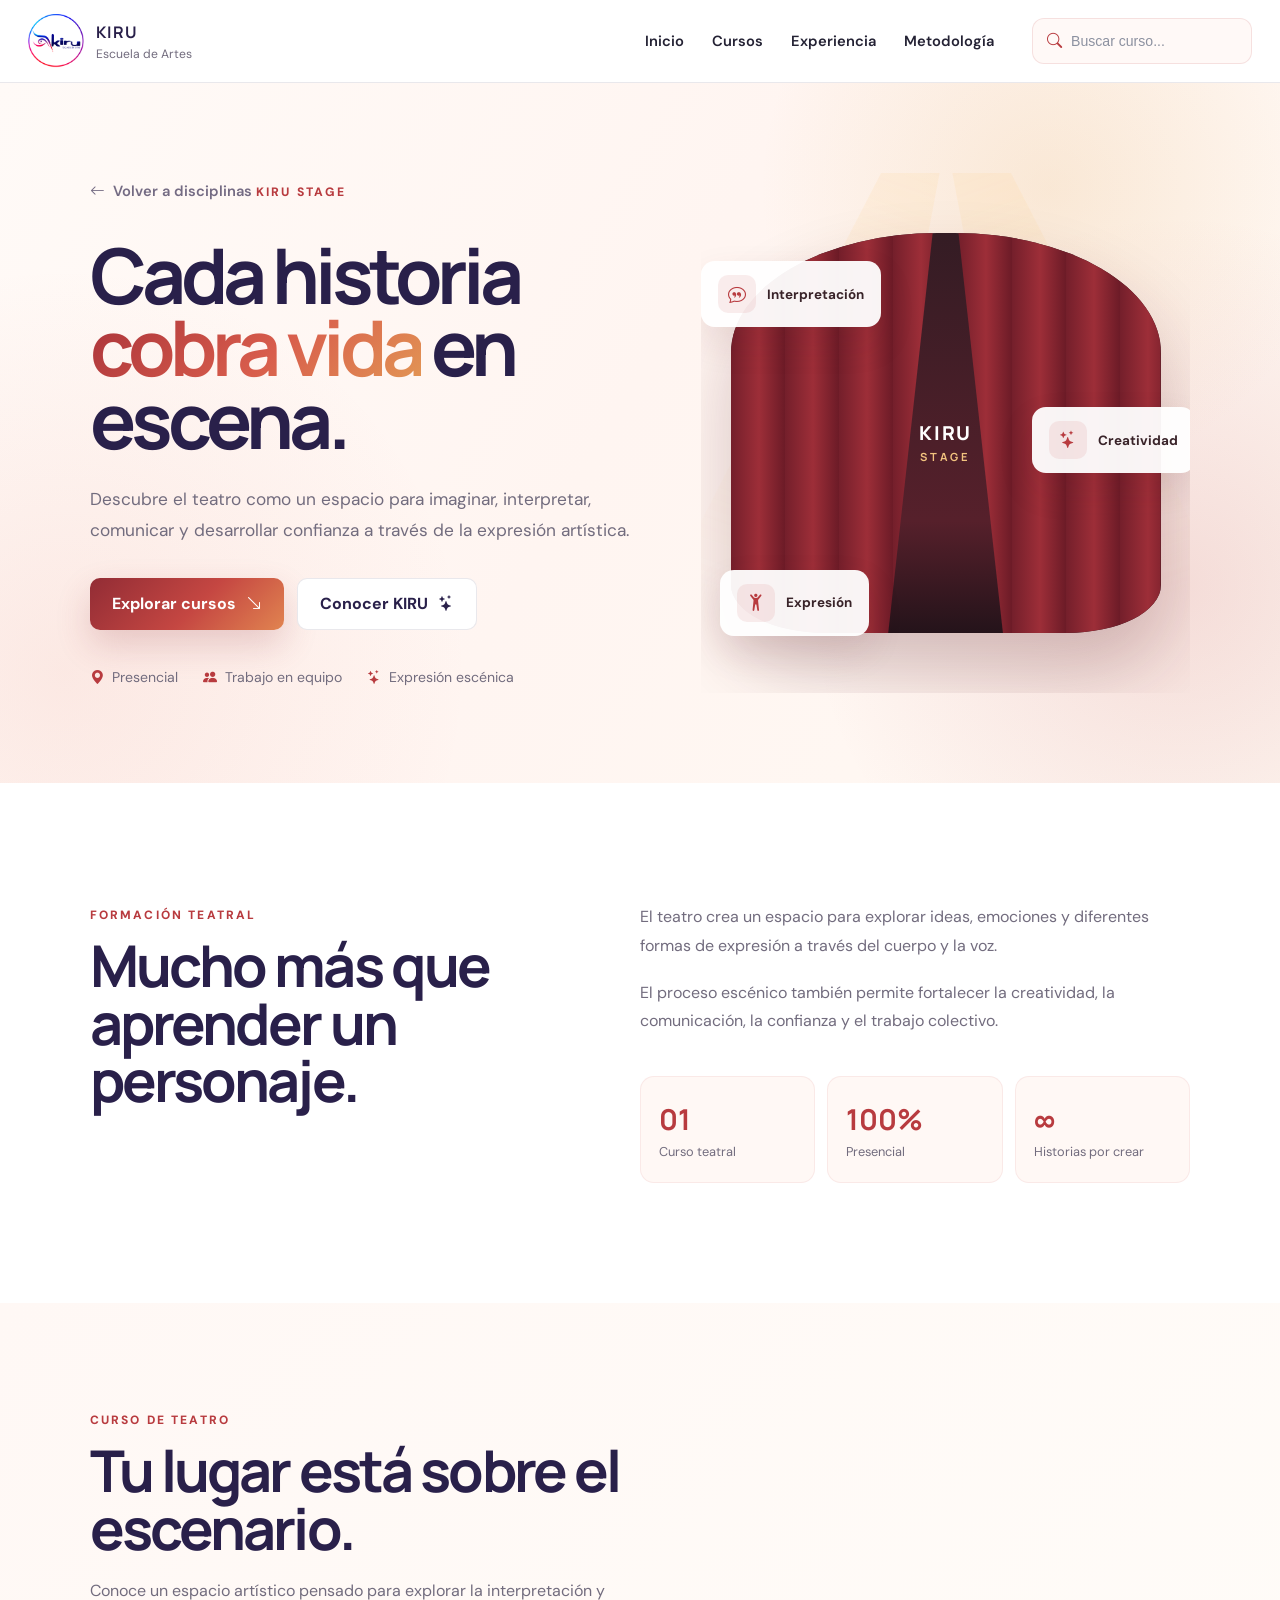
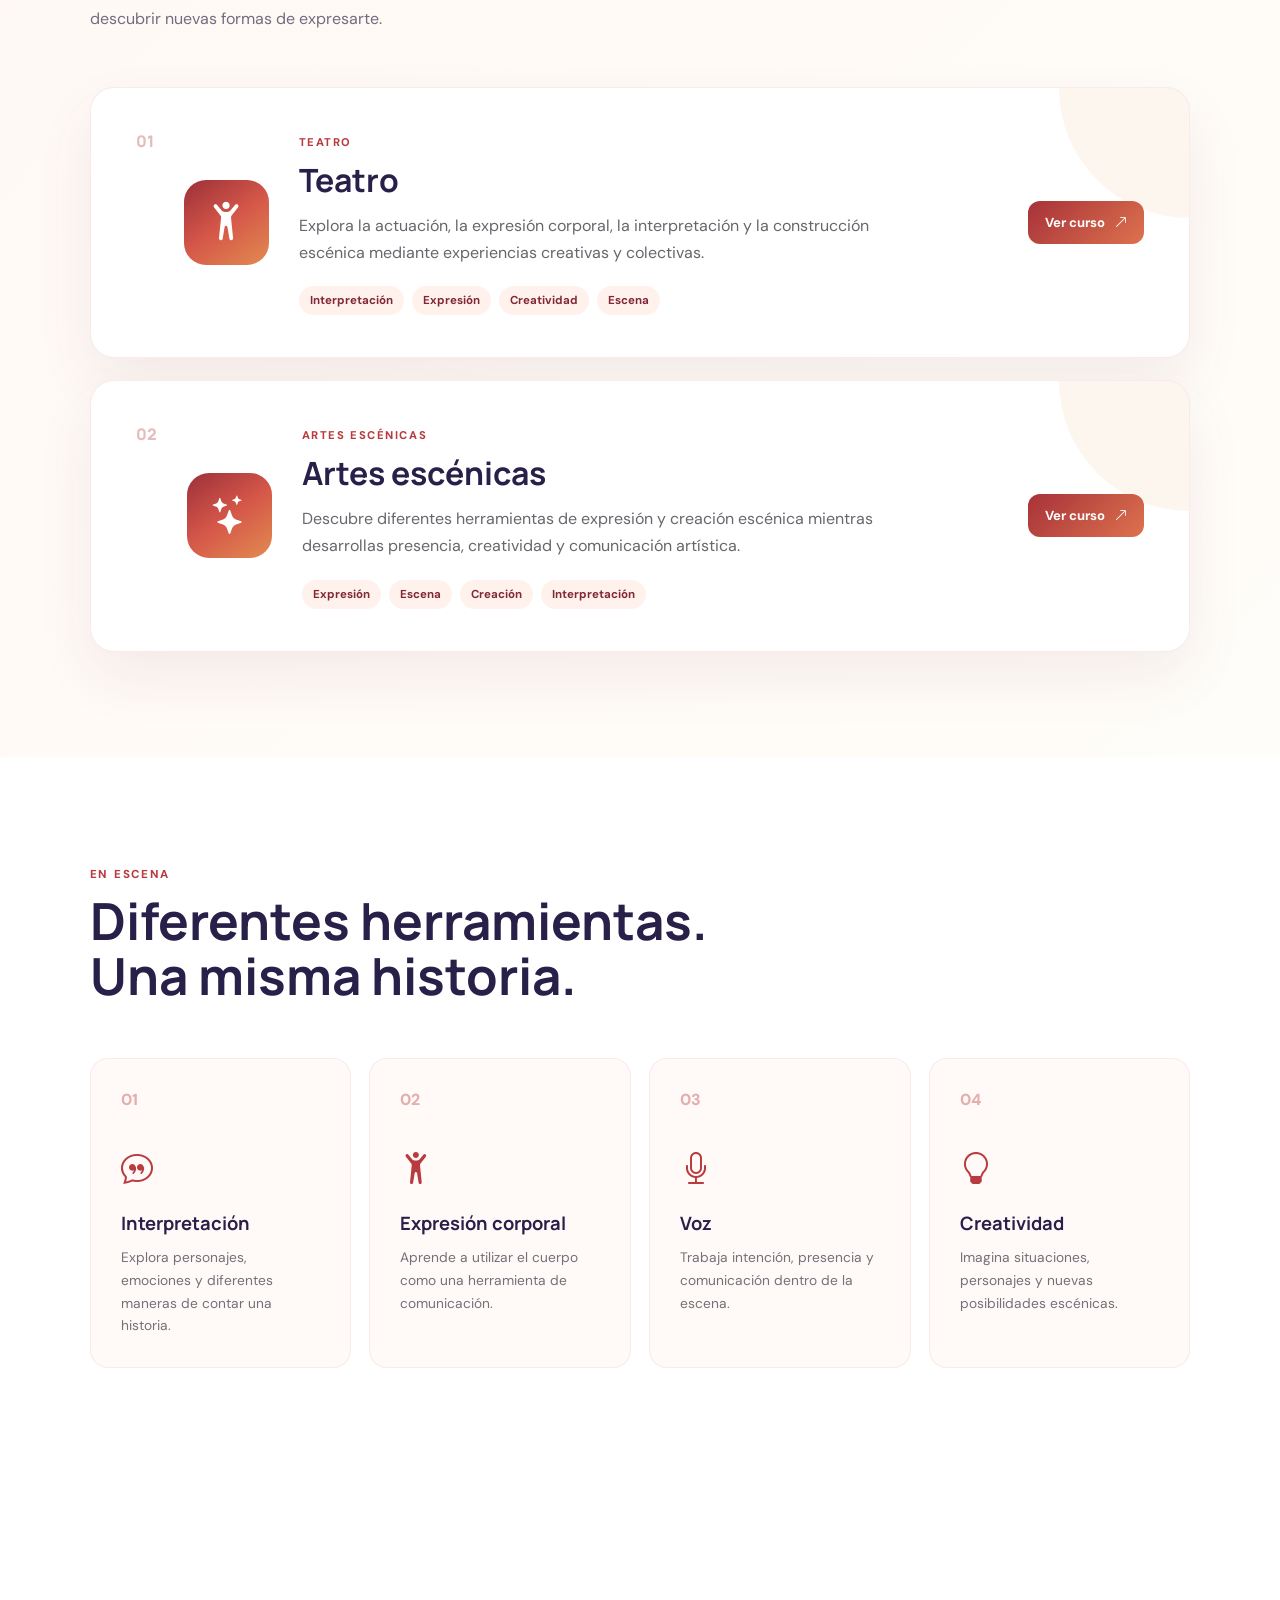
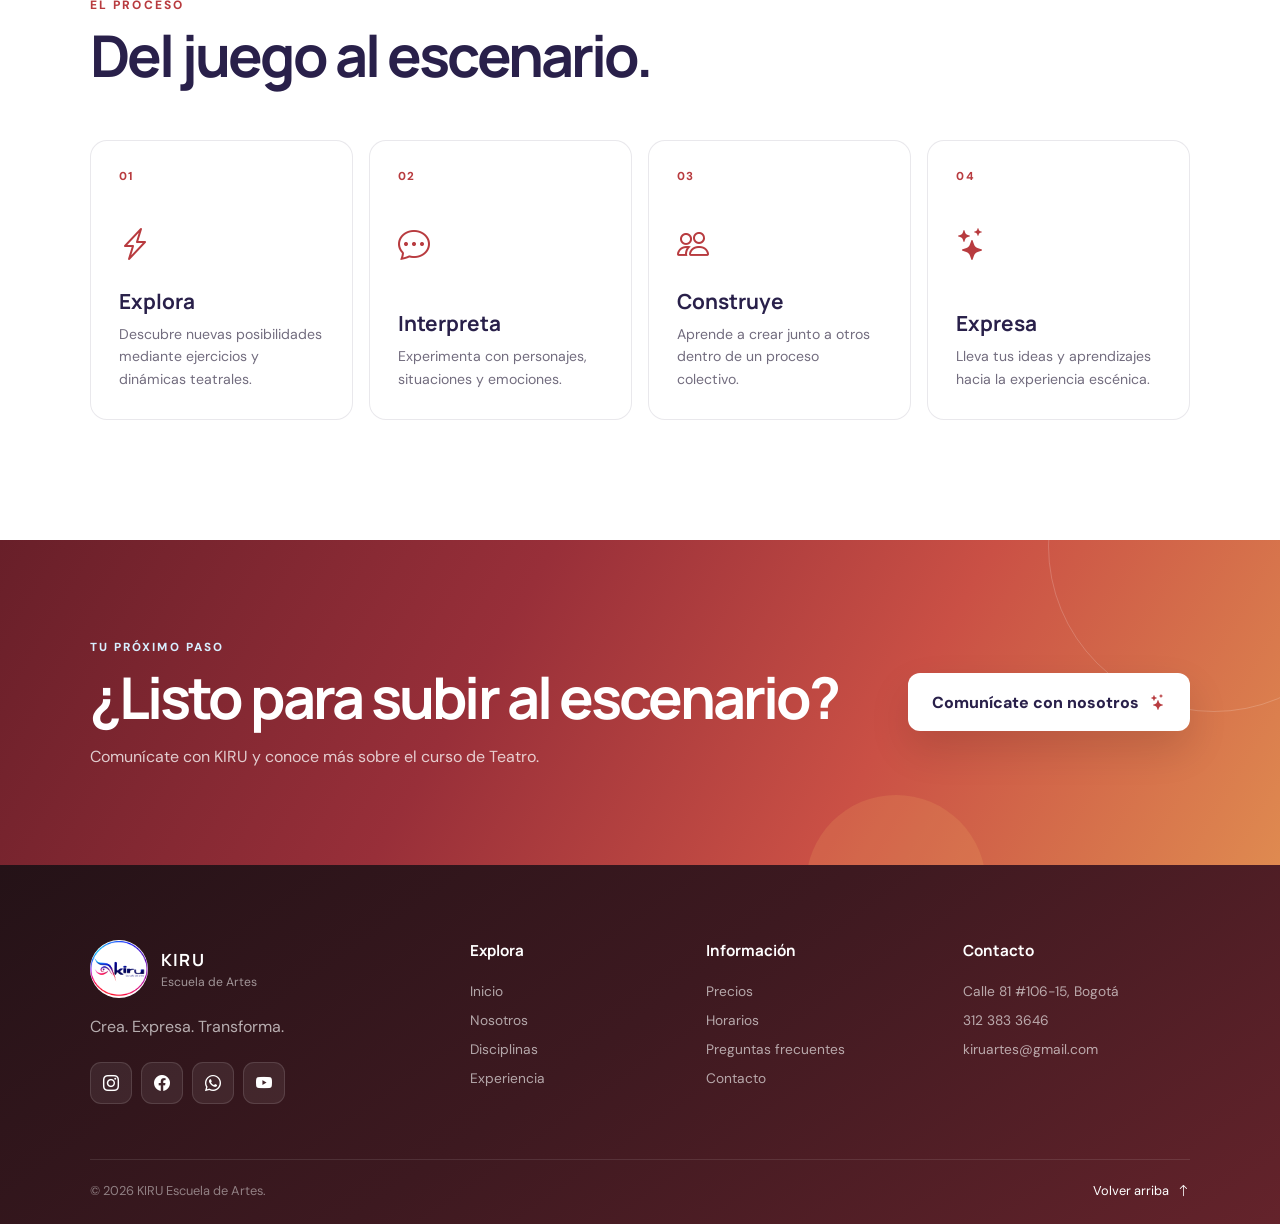
<file: paginas/teatro.html>
<!DOCTYPE html>
<html lang="es">

<head>
    <meta charset="UTF-8">

    <meta
        name="viewport"
        content="width=device-width, initial-scale=1.0"
    >

    <title>Teatro | KIRU Escuela de Artes</title>

    <meta
        name="description"
        content="Descubre el curso de Teatro de KIRU Escuela de Artes y desarrolla expresión, interpretación, creatividad y presencia escénica."
    >

    <link rel="preconnect" href="https://fonts.googleapis.com">
    <link rel="preconnect" href="https://fonts.gstatic.com" crossorigin>

    <link
        href="https://fonts.googleapis.com/css2?family=DM+Sans:wght@400;500;600;700&family=Manrope:wght@400;500;600;700;800&display=swap"
        rel="stylesheet"
    >

    <link
        rel="stylesheet"
        href="https://cdn.jsdelivr.net/npm/bootstrap-icons@1.11.3/font/bootstrap-icons.min.css"
    >

    <link rel="stylesheet" href="disciplinas.css">
</head>

<body class="theater-page">


<header class="discipline-header">

    <div class="discipline-nav">

        <a href="../index.html" class="discipline-logo">

            <img
                src="../img/logo.png"
                alt="KIRU Escuela de Artes"
            >

            <div>
                <strong>KIRU</strong>
                <span>Escuela de Artes</span>
            </div>

        </a>


        <nav class="discipline-menu">

            <a href="../index.html">
                Inicio
            </a>

            <a href="#curso">
                Cursos
            </a>

            <a href="#experiencia">
                Experiencia
            </a>

            <a href="#metodologia">
                Metodología
            </a>

        </nav>


        <div class="discipline-search">

            <div class="discipline-search-box">

                <i class="bi bi-search"></i>

                <input
                    type="text"
                    id="theaterSearch"
                    placeholder="Buscar curso..."
                    autocomplete="off"
                >

            </div>

            <div
                class="discipline-search-results"
                id="theaterSearchResults"
            ></div>

        </div>

    </div>

</header>


<main>


<!-- ==================================================
HERO
================================================== -->

<section class="discipline-hero theater-theme">

    <div class="discipline-hero-content">

        <a
            href="../index.html#disciplinas"
            class="discipline-back"
        >
            <i class="bi bi-arrow-left"></i>
            Volver a disciplinas
        </a>


        <span class="discipline-eyebrow">
            KIRU STAGE
        </span>


        <h1>
            Cada historia
            <span>cobra vida</span>
            en escena.
        </h1>


        <p>
            Descubre el teatro como un espacio para imaginar,
            interpretar, comunicar y desarrollar confianza
            a través de la expresión artística.
        </p>


        <div class="discipline-hero-actions">

            <a
                href="#curso"
                class="discipline-btn primary"
            >
                Explorar cursos

                <i class="bi bi-arrow-down-right"></i>
            </a>


            <a
                href="../index.html#contacto"
                class="discipline-btn secondary"
            >
                Conocer KIRU

                <i class="bi bi-stars"></i>
            </a>

        </div>


        <div class="discipline-hero-details">

            <span>
                <i class="bi bi-geo-alt-fill"></i>
                Presencial
            </span>

            <span>
                <i class="bi bi-people-fill"></i>
                Trabajo en equipo
            </span>

            <span>
                <i class="bi bi-stars"></i>
                Expresión escénica
            </span>

        </div>

    </div>


    <!-- VISUAL TIPO ESCENARIO -->

    <div class="discipline-hero-art theater-hero-art">

        <div class="theater-light theater-light-left"></div>
        <div class="theater-light theater-light-right"></div>

        <div class="theater-stage">

            <div class="theater-curtain curtain-left"></div>
            <div class="theater-curtain curtain-right"></div>

            <div class="theater-stage-center">

                <i class="bi bi-masks-theater"></i>

                <span>
                    KIRU
                    <strong>STAGE</strong>
                </span>

            </div>

        </div>


        <div class="theater-floating theater-floating-one">
            <i class="bi bi-chat-quote"></i>
            <span>Interpretación</span>
        </div>


        <div class="theater-floating theater-floating-two">
            <i class="bi bi-stars"></i>
            <span>Creatividad</span>
        </div>


        <div class="theater-floating theater-floating-three">
            <i class="bi bi-person-arms-up"></i>
            <span>Expresión</span>
        </div>

    </div>

</section>



<!-- ==================================================
INTRO
================================================== -->

<section
    class="discipline-intro"
    id="experiencia"
>

    <div class="discipline-intro-title">

        <span>
            FORMACIÓN TEATRAL
        </span>

        <h2>
            Mucho más que
            aprender un personaje.
        </h2>

    </div>


    <div class="discipline-intro-content">

        <p>
            El teatro crea un espacio para explorar ideas,
            emociones y diferentes formas de expresión
            a través del cuerpo y la voz.
        </p>

        <p>
            El proceso escénico también permite fortalecer
            la creatividad, la comunicación, la confianza
            y el trabajo colectivo.
        </p>


        <div class="intro-stats">

            <div>
                <strong>01</strong>
                <span>Curso teatral</span>
            </div>

            <div>
                <strong>100%</strong>
                <span>Presencial</span>
            </div>

            <div>
                <strong>∞</strong>
                <span>Historias por crear</span>
            </div>

        </div>

    </div>

</section>



<!-- ==================================================
CURSO PRINCIPAL
================================================== -->

<section
    class="theater-course-section"
    id="curso"
>

    <div class="courses-heading">

        <span>
            CURSO DE TEATRO
        </span>

        <h2>
            Tu lugar está
            sobre el escenario.
        </h2>

        <p>
            Conoce un espacio artístico pensado para explorar
            la interpretación y descubrir nuevas formas
            de expresarte.
        </p>

    </div>


    <div class="theater-courses-grid">

    <!-- TEATRO -->

    <article class="theater-course-feature">

        <div class="theater-course-number">
            01
        </div>

        <div class="theater-course-icon">
            <i class="bi bi-person-arms-up"></i>
        </div>

        <div class="theater-course-content">

            <span>TEATRO</span>

            <h3>Teatro</h3>

            <p>
                Explora la actuación, la expresión corporal,
                la interpretación y la construcción escénica
                mediante experiencias creativas y colectivas.
            </p>

            <div class="theater-course-tags">

                <span>Interpretación</span>
                <span>Expresión</span>
                <span>Creatividad</span>
                <span>Escena</span>

            </div>

        </div>

        <a
            href="cursos/teatro.html"
            class="theater-course-link"
        >
            Ver curso
            <i class="bi bi-arrow-up-right"></i>
        </a>

    </article>


    <!-- ARTES ESCÉNICAS -->

    <article class="theater-course-feature">

        <div class="theater-course-number">
            02
        </div>

        <div class="theater-course-icon">
            <i class="bi bi-stars"></i>
        </div>

        <div class="theater-course-content">

            <span>ARTES ESCÉNICAS</span>

            <h3>Artes escénicas</h3>

            <p>
                Descubre diferentes herramientas de expresión
                y creación escénica mientras desarrollas presencia,
                creatividad y comunicación artística.
            </p>

            <div class="theater-course-tags">

                <span>Expresión</span>
                <span>Escena</span>
                <span>Creación</span>
                <span>Interpretación</span>

            </div>

        </div>

        <a
            href="cursos/artes-escenicas.html"
            class="theater-course-link"
        >
            Ver curso
            <i class="bi bi-arrow-up-right"></i>
        </a>

    </article>

</div>

</section>



<!-- ==================================================
ÁREAS
================================================== -->

<section class="theater-areas">

    <div class="theater-areas-heading">

        <span>
            EN ESCENA
        </span>

        <h2>
            Diferentes herramientas.
            <br>
            Una misma historia.
        </h2>

    </div>


    <div class="theater-areas-grid">

        <article>

            <span>01</span>

            <i class="bi bi-chat-quote"></i>

            <h3>
                Interpretación
            </h3>

            <p>
                Explora personajes, emociones
                y diferentes maneras de contar una historia.
            </p>

        </article>


        <article>

            <span>02</span>

            <i class="bi bi-person-arms-up"></i>

            <h3>
                Expresión corporal
            </h3>

            <p>
                Aprende a utilizar el cuerpo
                como una herramienta de comunicación.
            </p>

        </article>


        <article>

            <span>03</span>

            <i class="bi bi-mic"></i>

            <h3>
                Voz
            </h3>

            <p>
                Trabaja intención, presencia
                y comunicación dentro de la escena.
            </p>

        </article>


        <article>

            <span>04</span>

            <i class="bi bi-lightbulb"></i>

            <h3>
                Creatividad
            </h3>

            <p>
                Imagina situaciones, personajes
                y nuevas posibilidades escénicas.
            </p>

        </article>

    </div>

</section>



<!-- ==================================================
METODOLOGÍA
================================================== -->

<section
    class="discipline-method theater-method"
    id="metodologia"
>

    <div class="method-heading">

        <span>
            EL PROCESO
        </span>

        <h2>
            Del juego
            al escenario.
        </h2>

    </div>


    <div class="method-grid">

        <article>

            <span>01</span>

            <i class="bi bi-lightning-charge"></i>

            <h3>
                Explora
            </h3>

            <p>
                Descubre nuevas posibilidades
                mediante ejercicios y dinámicas teatrales.
            </p>

        </article>


        <article>

            <span>02</span>

            <i class="bi bi-chat-dots"></i>

            <h3>
                Interpreta
            </h3>

            <p>
                Experimenta con personajes,
                situaciones y emociones.
            </p>

        </article>


        <article>

            <span>03</span>

            <i class="bi bi-people"></i>

            <h3>
                Construye
            </h3>

            <p>
                Aprende a crear junto a otros
                dentro de un proceso colectivo.
            </p>

        </article>


        <article>

            <span>04</span>

            <i class="bi bi-stars"></i>

            <h3>
                Expresa
            </h3>

            <p>
                Lleva tus ideas y aprendizajes
                hacia la experiencia escénica.
            </p>

        </article>

    </div>

</section>



<!-- ==================================================
CTA
================================================== -->

<section class="discipline-cta theater-cta">

    <div>

        <span>
            TU PRÓXIMO PASO
        </span>

        <h2>
            ¿Listo para subir
            al escenario?
        </h2>

        <p>
            Comunícate con KIRU y conoce más
            sobre el curso de Teatro.
        </p>

    </div>


    <a
        href="https://wa.me/573123833646?text=Hola%2C%20estoy%20interesado%2Fa%20en%20el%20curso%20de%20Teatro%20de%20KIRU.%20Quisiera%20recibir%20informaci%C3%B3n."
        target="_blank"
        rel="noopener"
        class="discipline-cta-button"
    >
        Comunícate con nosotros

        <i class="bi bi-stars"></i>
    </a>

</section>


</main>



<!-- ==================================================
FOOTER
================================================== -->

<footer class="discipline-footer theater-footer">

    <div class="discipline-footer-main">


        <div class="discipline-footer-brand">

            <a href="../index.html">

                <img
                    src="../img/logo.png"
                    alt="KIRU Escuela de Artes"
                >

                <div>
                    <strong>KIRU</strong>
                    <span>Escuela de Artes</span>
                </div>

            </a>

            <p>
                Crea. Expresa. Transforma.
            </p>


            <div class="discipline-footer-socials">

                <a
                    href="https://www.instagram.com/kiru.artes/"
                    target="_blank"
                    rel="noopener"
                    aria-label="Instagram"
                >
                    <i class="bi bi-instagram"></i>
                </a>

                <a
                    href="https://www.facebook.com/kirusartes/"
                    target="_blank"
                    rel="noopener"
                    aria-label="Facebook"
                >
                    <i class="bi bi-facebook"></i>
                </a>

                <a
                    href="https://wa.me/573123833646"
                    target="_blank"
                    rel="noopener"
                    aria-label="WhatsApp"
                >
                    <i class="bi bi-whatsapp"></i>
                </a>

                <a
                    href="https://www.youtube.com/@KiruEscueladeArtes"
                    target="_blank"
                    rel="noopener"
                    aria-label="YouTube"
                >
                    <i class="bi bi-youtube"></i>
                </a>

            </div>

        </div>



        <div class="discipline-footer-column">

            <h3>Explora</h3>

            <a href="../index.html">Inicio</a>

            <a href="../index.html#nosotros">
                Nosotros
            </a>

            <a href="../index.html#disciplinas">
                Disciplinas
            </a>

            <a href="../index.html#experiencia">
                Experiencia
            </a>

        </div>



        <div class="discipline-footer-column">

            <h3>Información</h3>

            <a href="../index.html#precios">
                Precios
            </a>

            <a href="../index.html#horarios">
                Horarios
            </a>

            <a href="../index.html#preguntas">
                Preguntas frecuentes
            </a>

            <a href="../index.html#contacto">
                Contacto
            </a>

        </div>



        <div class="discipline-footer-column">

            <h3>Contacto</h3>

            <a
                href="https://maps.google.com/?q=Calle+81+%23106-15+Bogotá"
                target="_blank"
                rel="noopener"
            >
                Calle 81 #106-15, Bogotá
            </a>

            <a href="tel:+573123833646">
                312 383 3646
            </a>

            <a href="mailto:kiruartes@gmail.com">
                kiruartes@gmail.com
            </a>

        </div>

    </div>


    <div class="discipline-footer-bottom">

        <span>
            © 2026 KIRU Escuela de Artes.
        </span>

        <a href="#">
            Volver arriba
            <i class="bi bi-arrow-up"></i>
        </a>

    </div>

</footer>


<script src="disciplinas.js"></script>

</body>
</html>
</file>
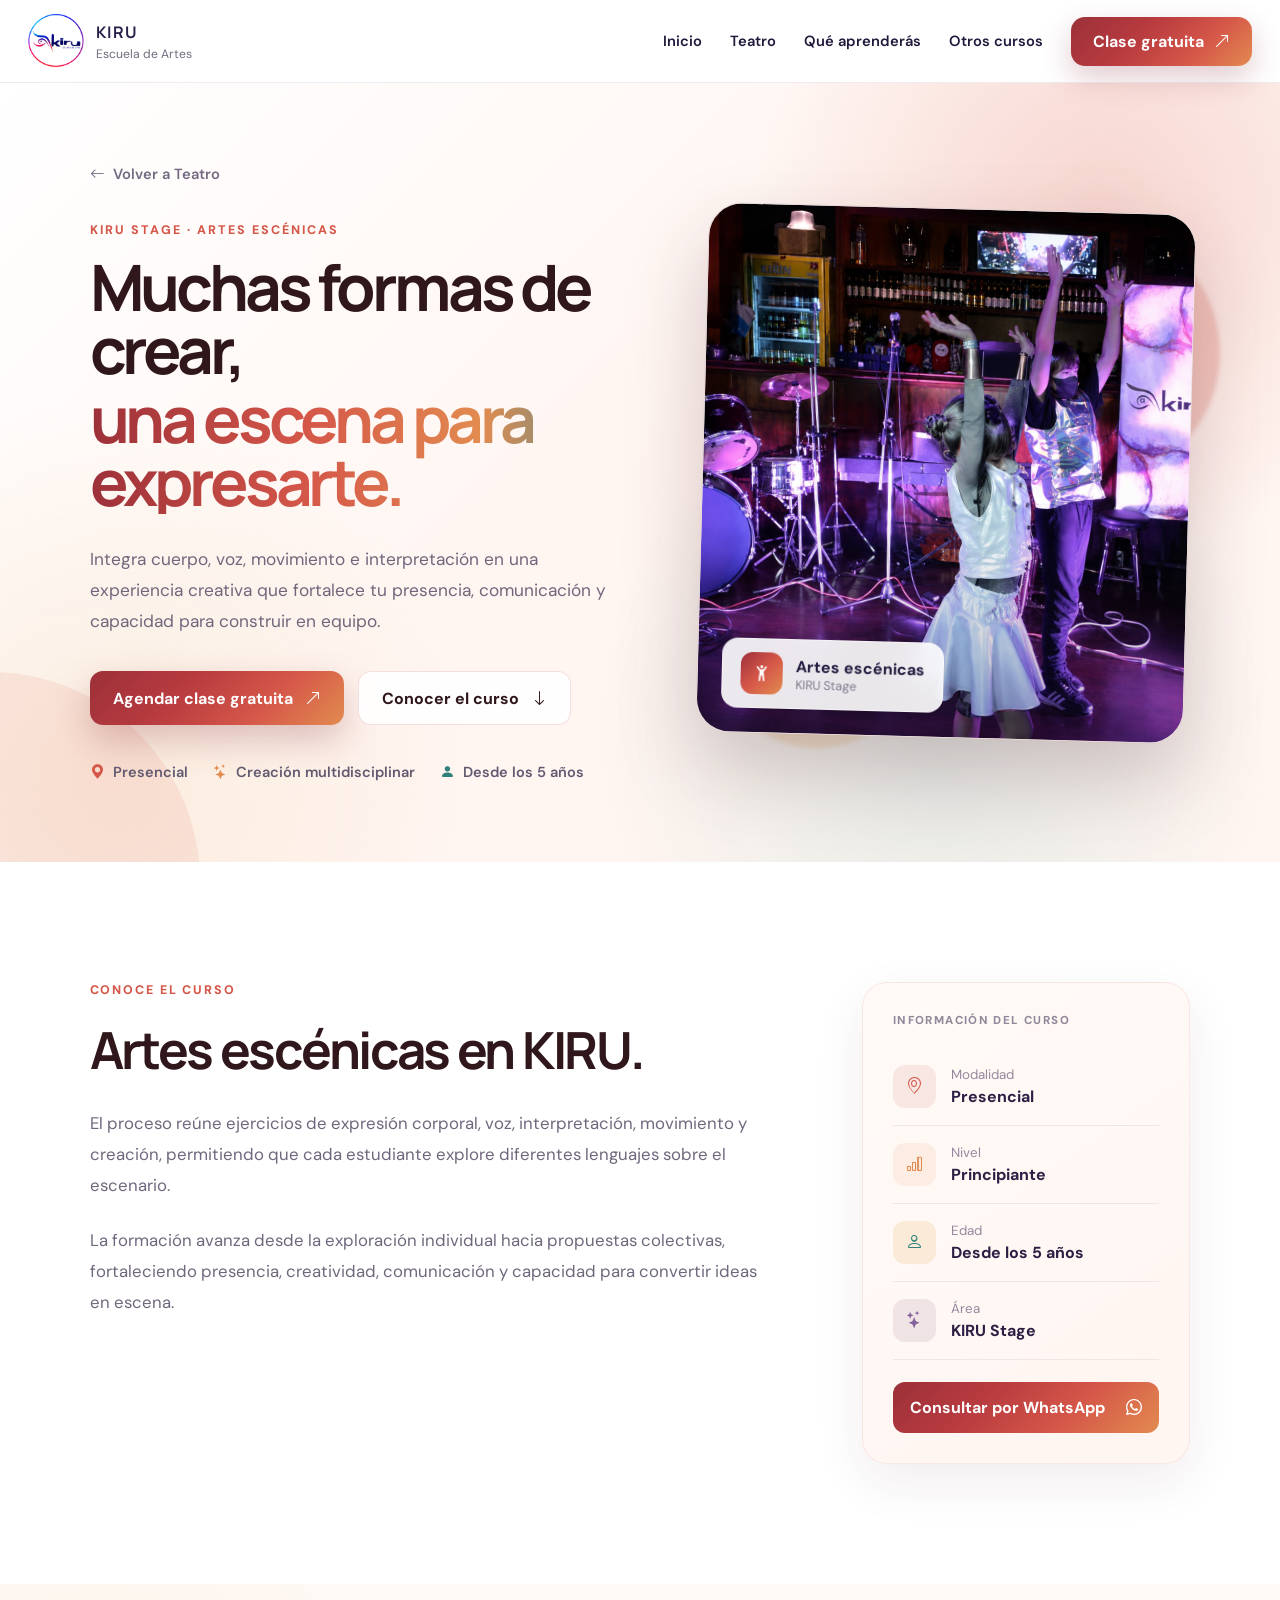
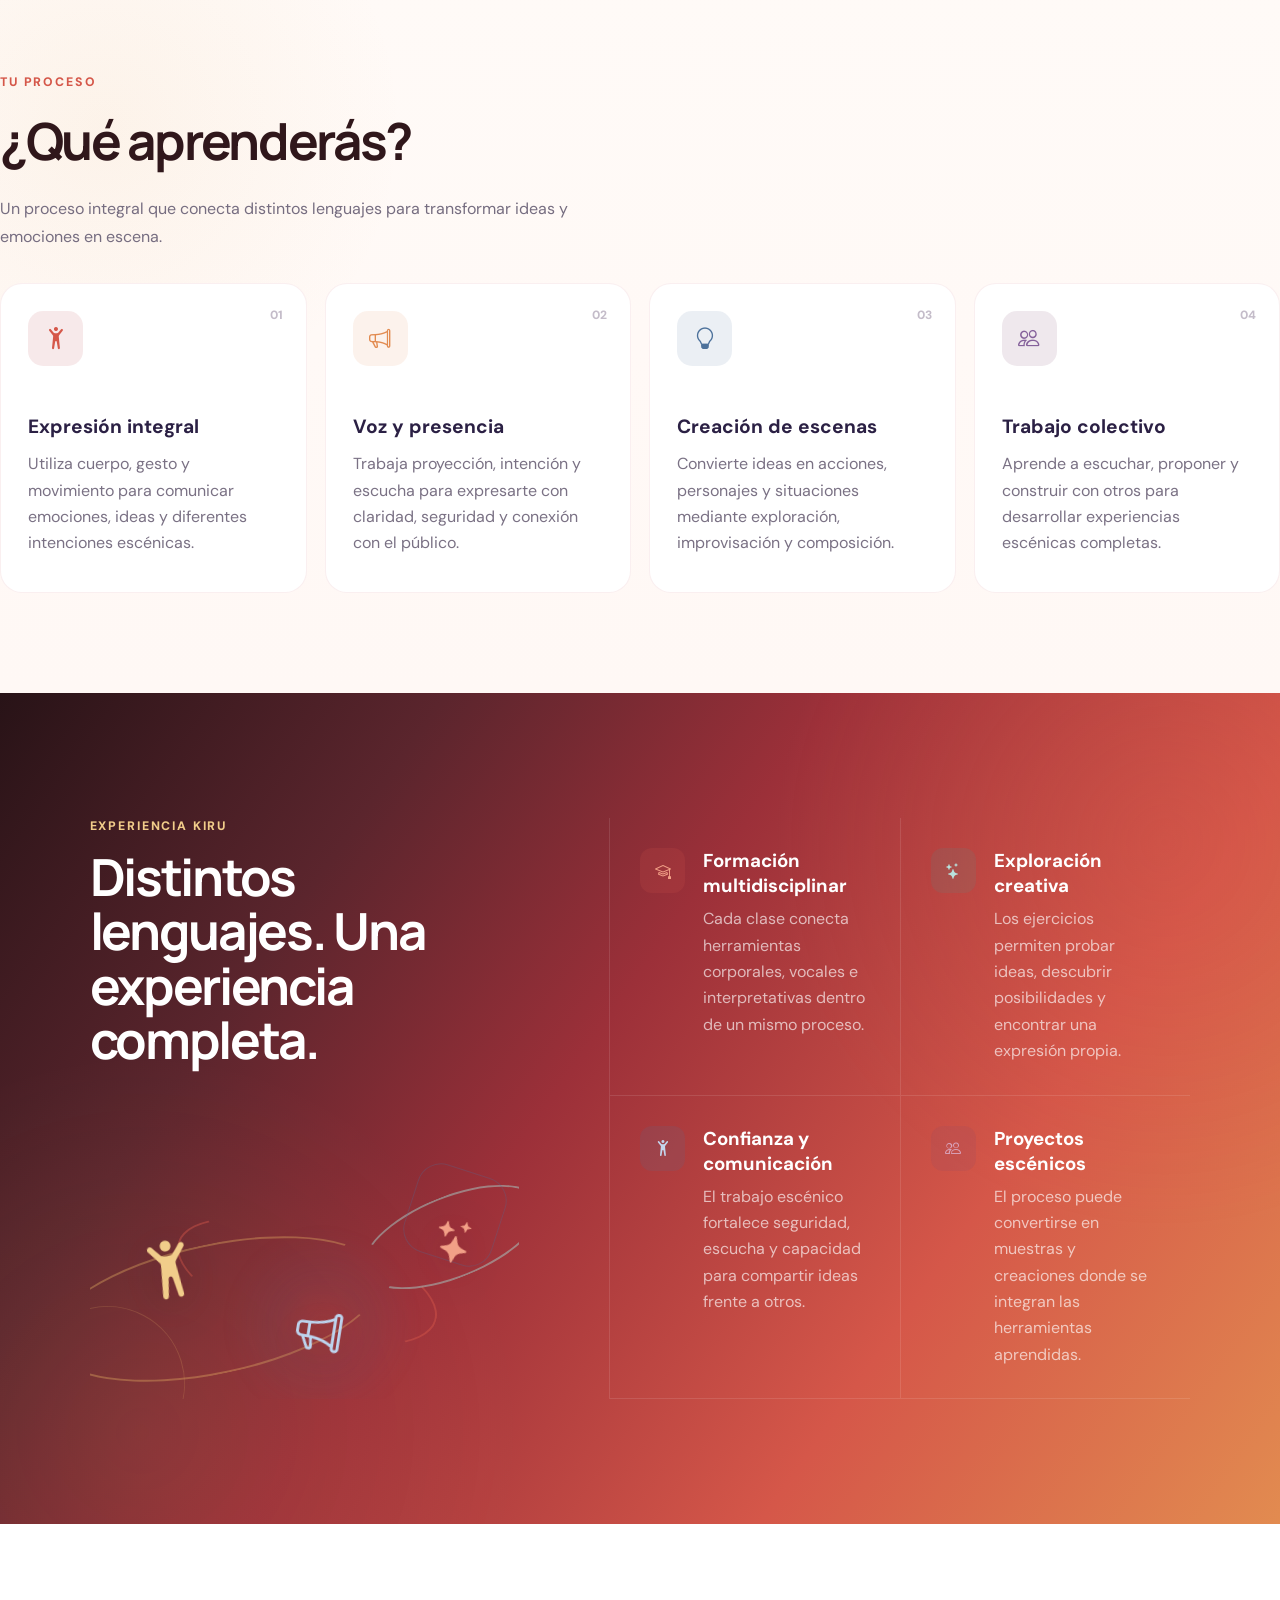
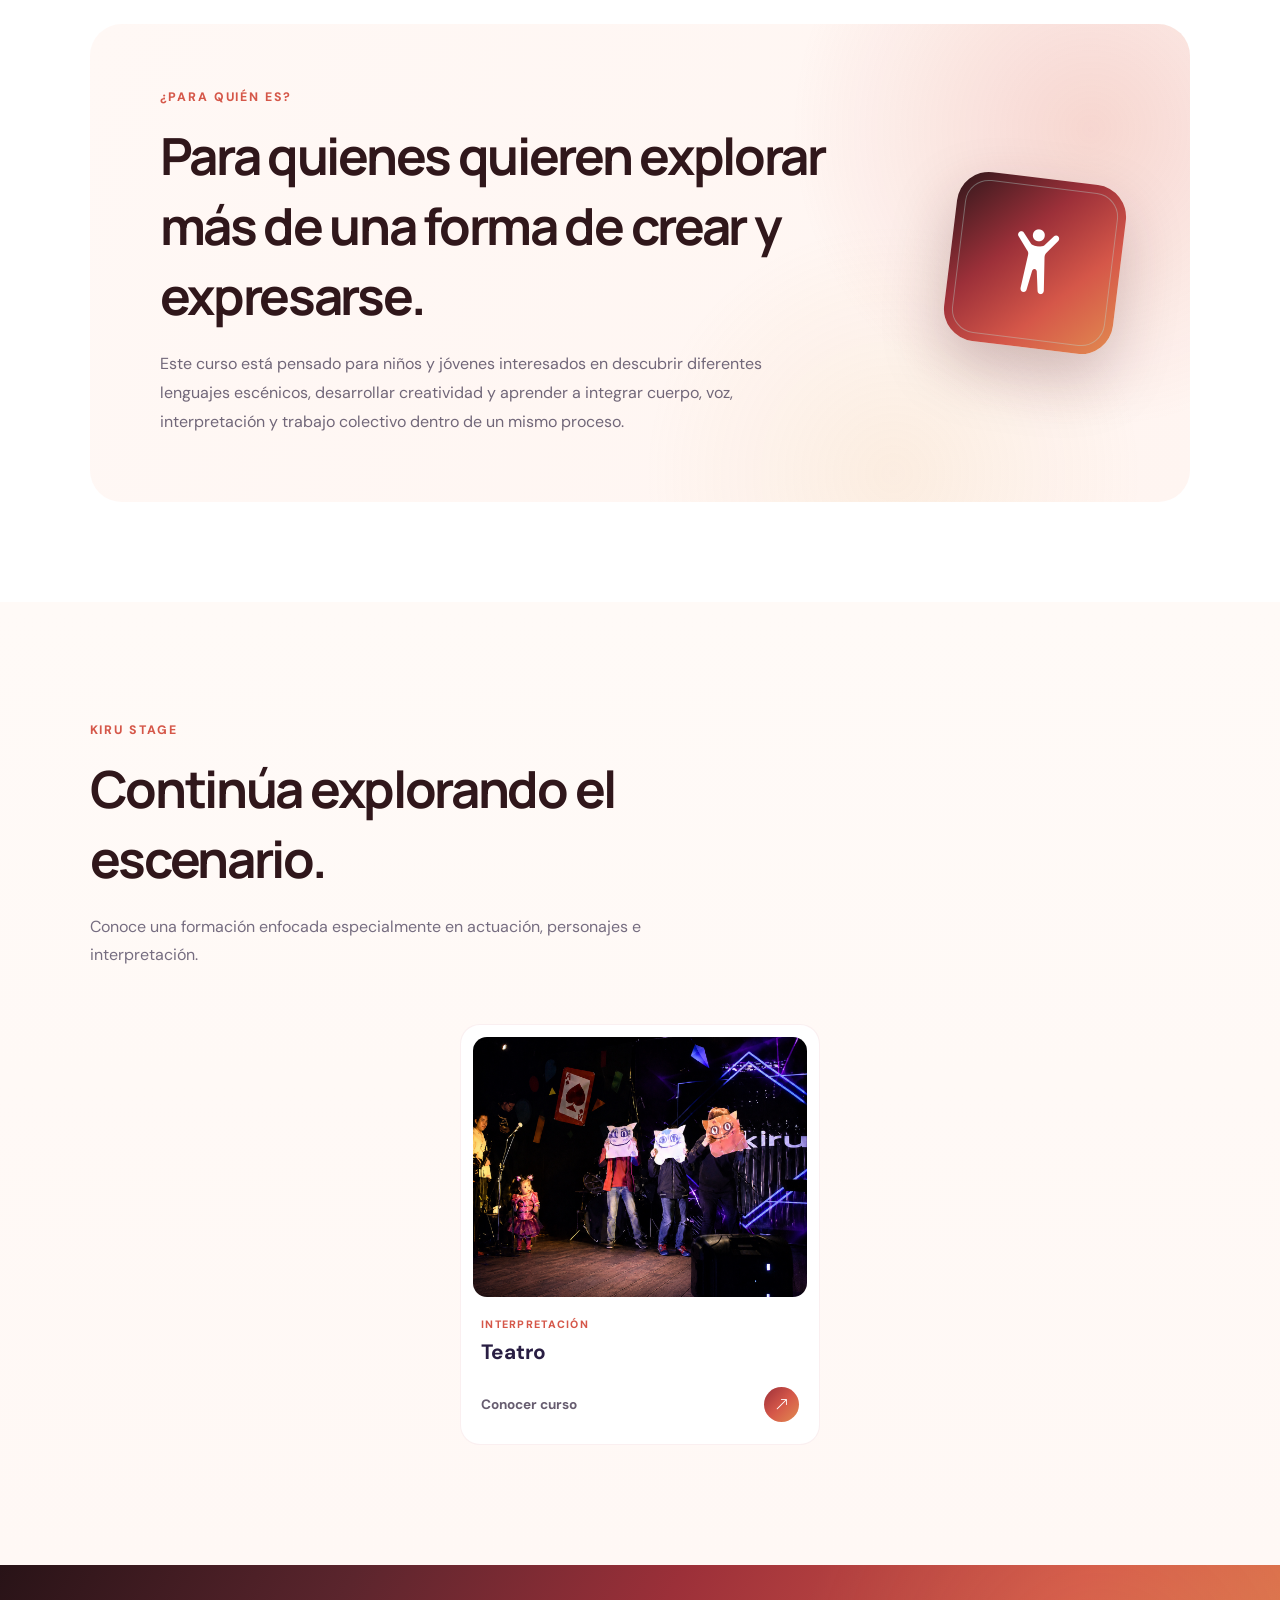
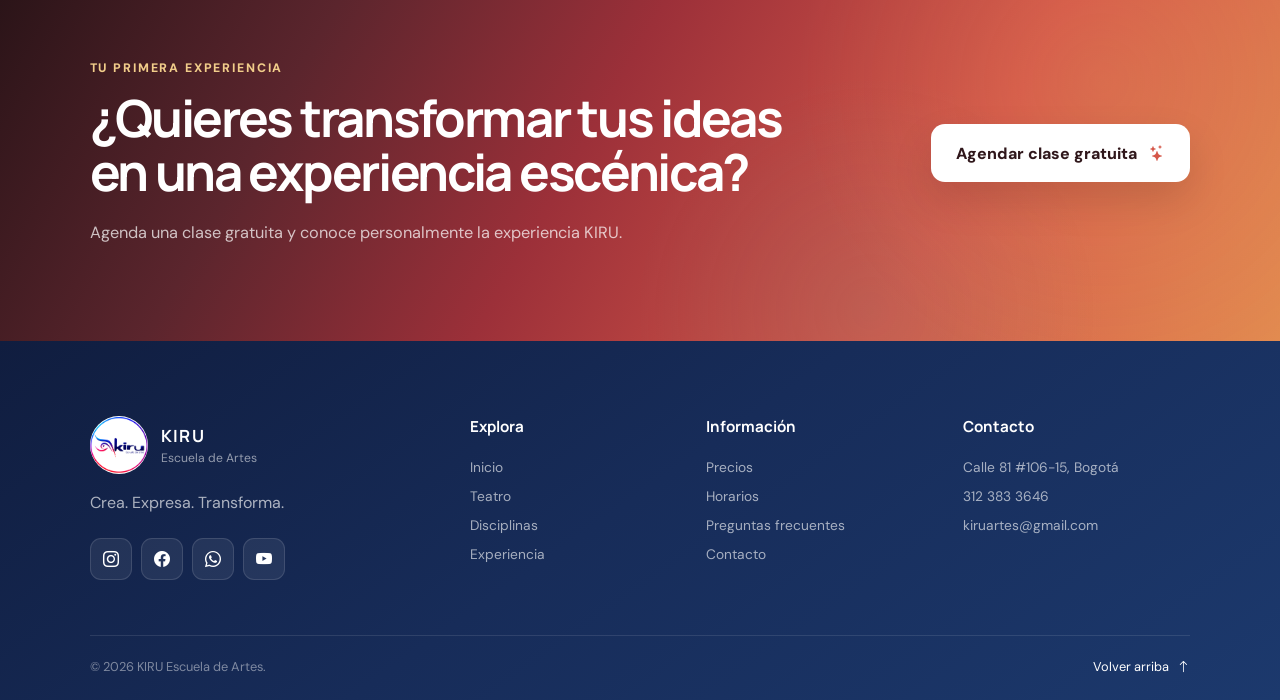
<file: paginas/cursos/artes-escenicas.html>
<!DOCTYPE html>
<html lang="es">

<head>
    <meta charset="UTF-8">
    <meta name="viewport" content="width=device-width, initial-scale=1.0">

    <title>Artes escénicas | KIRU Escuela de Artes</title>

    <meta
        name="description"
        content="Curso presencial de artes escénicas en KIRU Escuela de Artes. Integra expresión corporal, voz, interpretación, creatividad y creación colectiva."
    >

    <link rel="preconnect" href="https://fonts.googleapis.com">
    <link rel="preconnect" href="https://fonts.gstatic.com" crossorigin>

    <link
        href="https://fonts.googleapis.com/css2?family=DM+Sans:wght@400;500;600;700&family=Manrope:wght@400;500;600;700;800&display=swap"
        rel="stylesheet"
    >

    <link
        rel="stylesheet"
        href="https://cdn.jsdelivr.net/npm/bootstrap-icons@1.11.3/font/bootstrap-icons.min.css"
    >

    <link rel="stylesheet" href="../disciplinas.css">
</head>

<body class="course-page scenic-course-page" id="top">


<!-- =============================================
HEADER
============================================= -->

<header class="discipline-header">

    <div class="discipline-nav">

        <a href="../../index.html" class="discipline-logo">

            <img
                src="../../img/logo.png"
                alt="KIRU Escuela de Artes"
            >

            <div>
                <strong>KIRU</strong>
                <span>Escuela de Artes</span>
            </div>

        </a>


        <nav class="discipline-menu" aria-label="Navegación del curso">

            <a href="../../index.html">
                Inicio
            </a>

            <a href="../teatro.html">
                Teatro
            </a>

            <a href="#aprenderas">
                Qué aprenderás
            </a>

            <a href="#otros-cursos">
                Otros cursos
            </a>

        </nav>


        <a
            href="https://wa.me/573123833646?text=Hola%2C%20quiero%20agendar%20una%20clase%20gratuita%20de%20Artes%20esc%C3%A9nicas%20en%20KIRU."
            target="_blank"
            rel="noopener"
            class="course-header-cta"
        >
            Clase gratuita
            <i class="bi bi-arrow-up-right"></i>
        </a>

    </div>

</header>


<main>


<!-- =============================================
HERO
============================================= -->

<section class="course-hero scenic-course-hero">

    <div class="course-hero-content">

        <a
            href="../teatro.html#cursos"
            class="discipline-back"
        >
            <i class="bi bi-arrow-left"></i>
            Volver a Teatro
        </a>


        <span class="course-eyebrow">
            KIRU STAGE · ARTES ESCÉNICAS
        </span>


        <h1>
            Muchas formas de crear,
            <span>una escena para expresarte.</span>
        </h1>


        <p>
            Integra cuerpo, voz, movimiento e interpretación en una
            experiencia creativa que fortalece tu presencia, comunicación
            y capacidad para construir en equipo.
        </p>


        <div class="course-hero-actions">

            <a
                href="https://wa.me/573123833646?text=Hola%2C%20quiero%20agendar%20una%20clase%20gratuita%20de%20Artes%20esc%C3%A9nicas%20en%20KIRU."
                target="_blank"
                rel="noopener"
                class="discipline-btn primary"
            >
                Agendar clase gratuita
                <i class="bi bi-arrow-up-right"></i>
            </a>


            <a
                href="#curso"
                class="discipline-btn secondary"
            >
                Conocer el curso
                <i class="bi bi-arrow-down"></i>
            </a>

        </div>


        <div class="course-hero-details">

            <span>
                <i class="bi bi-geo-alt-fill"></i>
                Presencial
            </span>

            <span>
                <i class="bi bi-stars"></i>
                Creación multidisciplinar
            </span>

            <span>
                <i class="bi bi-person-fill"></i>
                Desde los 5 años
            </span>

        </div>

    </div>


    <div class="course-hero-media">

        <div class="course-image-frame">

            <img
                src="../../img/artes-escenicas.png"
                alt="Estudiantes de artes escénicas en KIRU Escuela de Artes"
            >

            <div class="course-image-badge">

                <i class="bi bi-person-arms-up"></i>

                <div>
                    <strong>Artes escénicas</strong>
                    <span>KIRU Stage</span>
                </div>

            </div>

        </div>

        <div class="course-media-shape course-media-shape-one"></div>
        <div class="course-media-shape course-media-shape-two"></div>

    </div>

</section>


<!-- =============================================
CONOCE EL CURSO
============================================= -->

<section
    class="course-overview"
    id="curso"
>

    <div class="course-overview-main">

        <span class="course-section-label">
            CONOCE EL CURSO
        </span>

        <h2>
            Artes escénicas en KIRU.
        </h2>

        <p>
            El proceso reúne ejercicios de expresión corporal, voz,
            interpretación, movimiento y creación, permitiendo que cada
            estudiante explore diferentes lenguajes sobre el escenario.
        </p>

        <p>
            La formación avanza desde la exploración individual hacia
            propuestas colectivas, fortaleciendo presencia, creatividad,
            comunicación y capacidad para convertir ideas en escena.
        </p>

    </div>


    <aside class="course-info-card">

        <span>
            INFORMACIÓN DEL CURSO
        </span>


        <div class="course-info-item">

            <i class="bi bi-geo-alt"></i>

            <div>
                <small>Modalidad</small>
                <strong>Presencial</strong>
            </div>

        </div>


        <div class="course-info-item">

            <i class="bi bi-bar-chart"></i>

            <div>
                <small>Nivel</small>
                <strong>Principiante</strong>
            </div>

        </div>


        <div class="course-info-item">

            <i class="bi bi-person"></i>

            <div>
                <small>Edad</small>
                <strong>Desde los 5 años</strong>
            </div>

        </div>


        <div class="course-info-item">

            <i class="bi bi-stars"></i>

            <div>
                <small>Área</small>
                <strong>KIRU Stage</strong>
            </div>

        </div>


        <a
            href="https://wa.me/573123833646?text=Hola%2C%20estoy%20interesado%2Fa%20en%20el%20curso%20de%20Artes%20esc%C3%A9nicas%20de%20KIRU.%20Quisiera%20recibir%20informaci%C3%B3n."
            target="_blank"
            rel="noopener"
        >
            Consultar por WhatsApp
            <i class="bi bi-whatsapp"></i>
        </a>

    </aside>

</section>


<!-- =============================================
QUÉ APRENDERÁS
============================================= -->

<section
    class="course-learning"
    id="aprenderas"
>

    <div class="course-section-heading">

        <span>
            TU PROCESO
        </span>

        <h2>
            ¿Qué aprenderás?
        </h2>

        <p>
            Un proceso integral que conecta distintos lenguajes
            para transformar ideas y emociones en escena.
        </p>

    </div>


    <div class="course-learning-grid">


        <article>

            <span>01</span>

            <i class="bi bi-person-arms-up"></i>

            <h3>
                Expresión integral
            </h3>

            <p>
                Utiliza cuerpo, gesto y movimiento para comunicar
                emociones, ideas y diferentes intenciones escénicas.
            </p>

        </article>


        <article>

            <span>02</span>

            <i class="bi bi-megaphone"></i>

            <h3>
                Voz y presencia
            </h3>

            <p>
                Trabaja proyección, intención y escucha para expresarte
                con claridad, seguridad y conexión con el público.
            </p>

        </article>


        <article>

            <span>03</span>

            <i class="bi bi-lightbulb"></i>

            <h3>
                Creación de escenas
            </h3>

            <p>
                Convierte ideas en acciones, personajes y situaciones
                mediante exploración, improvisación y composición.
            </p>

        </article>


        <article>

            <span>04</span>

            <i class="bi bi-people"></i>

            <h3>
                Trabajo colectivo
            </h3>

            <p>
                Aprende a escuchar, proponer y construir con otros
                para desarrollar experiencias escénicas completas.
            </p>

        </article>

    </div>

</section>


<!-- =============================================
EXPERIENCIA KIRU
============================================= -->

<section class="course-features">

    <div class="course-features-intro">

        <span>
            EXPERIENCIA KIRU
        </span>

        <h2>
            Distintos lenguajes. Una experiencia completa.
        </h2>


        <div
            class="scenic-feature-art"
            aria-hidden="true"
        >

            <div class="scenic-ribbon ribbon-one"></div>
            <div class="scenic-ribbon ribbon-two"></div>
            <div class="scenic-ribbon ribbon-three"></div>

            <i class="bi bi-person-arms-up scenic-icon-one"></i>
            <i class="bi bi-megaphone scenic-icon-two"></i>
            <i class="bi bi-stars scenic-icon-three"></i>

            <div class="scenic-feature-shape shape-one"></div>
            <div class="scenic-feature-shape shape-two"></div>

        </div>

    </div>


    <div class="course-features-list">


        <article>

            <i class="bi bi-mortarboard"></i>

            <div>

                <h3>
                    Formación multidisciplinar
                </h3>

                <p>
                    Cada clase conecta herramientas corporales, vocales
                    e interpretativas dentro de un mismo proceso.
                </p>

            </div>

        </article>


        <article>

            <i class="bi bi-stars"></i>

            <div>

                <h3>
                    Exploración creativa
                </h3>

                <p>
                    Los ejercicios permiten probar ideas, descubrir
                    posibilidades y encontrar una expresión propia.
                </p>

            </div>

        </article>


        <article>

            <i class="bi bi-person-arms-up"></i>

            <div>

                <h3>
                    Confianza y comunicación
                </h3>

                <p>
                    El trabajo escénico fortalece seguridad, escucha
                    y capacidad para compartir ideas frente a otros.
                </p>

            </div>

        </article>


        <article>

            <i class="bi bi-people"></i>

            <div>

                <h3>
                    Proyectos escénicos
                </h3>

                <p>
                    El proceso puede convertirse en muestras y creaciones
                    donde se integran las herramientas aprendidas.
                </p>

            </div>

        </article>

    </div>

</section>


<!-- =============================================
PARA QUIÉN
============================================= -->

<section class="course-audience">

    <div class="course-audience-card">

        <div>

            <span>
                ¿PARA QUIÉN ES?
            </span>

            <h2>
                Para quienes quieren explorar más de una
                forma de crear y expresarse.
            </h2>

            <p>
                Este curso está pensado para niños y jóvenes interesados
                en descubrir diferentes lenguajes escénicos, desarrollar
                creatividad y aprender a integrar cuerpo, voz, interpretación
                y trabajo colectivo dentro de un mismo proceso.
            </p>

        </div>


        <div class="course-audience-icon">
            <i class="bi bi-person-arms-up"></i>
        </div>

    </div>

</section>


<!-- =============================================
OTROS CURSOS
============================================= -->

<section
    class="other-courses"
    id="otros-cursos"
>

    <div class="course-section-heading">

        <span>
            KIRU STAGE
        </span>

        <h2>
            Continúa explorando el escenario.
        </h2>

        <p>
            Conoce una formación enfocada especialmente
            en actuación, personajes e interpretación.
        </p>

    </div>


    <div class="other-courses-grid">


        <a
            href="teatro.html"
            class="other-course-card"
        >

            <div class="other-course-image">
                <img
                    src="../../img/teatro.png"
                    alt="Curso de teatro KIRU"
                >
            </div>

            <span>
                INTERPRETACIÓN
            </span>

            <h3>
                Teatro
            </h3>

            <div>
                Conocer curso
                <i class="bi bi-arrow-up-right"></i>
            </div>

        </a>

    </div>

</section>


<!-- =============================================
CTA
============================================= -->

<section class="course-cta">

    <div>

        <span>
            TU PRIMERA EXPERIENCIA
        </span>

        <h2>
            ¿Quieres transformar tus ideas
            en una experiencia escénica?
        </h2>

        <p>
            Agenda una clase gratuita y conoce
            personalmente la experiencia KIRU.
        </p>

    </div>


    <a
        href="https://wa.me/573123833646?text=Hola%2C%20quiero%20agendar%20una%20clase%20gratuita%20de%20Artes%20esc%C3%A9nicas%20en%20KIRU."
        target="_blank"
        rel="noopener"
        class="discipline-cta-button"
    >
        Agendar clase gratuita
        <i class="bi bi-stars"></i>
    </a>

</section>


</main>


<!-- =============================================
FOOTER
============================================= -->

<footer class="discipline-footer">

    <div class="discipline-footer-main">

        <div class="discipline-footer-brand">

            <a href="../../index.html">

                <img
                    src="../../img/logo.png"
                    alt="KIRU Escuela de Artes"
                >

                <div>
                    <strong>KIRU</strong>
                    <span>Escuela de Artes</span>
                </div>

            </a>

            <p>
                Crea. Expresa. Transforma.
            </p>


            <div class="discipline-footer-socials">

                <a
                    href="https://www.instagram.com/kiru.artes/"
                    target="_blank"
                    rel="noopener"
                    aria-label="Instagram"
                >
                    <i class="bi bi-instagram"></i>
                </a>

                <a
                    href="https://www.facebook.com/kirusartes/"
                    target="_blank"
                    rel="noopener"
                    aria-label="Facebook"
                >
                    <i class="bi bi-facebook"></i>
                </a>

                <a
                    href="https://wa.me/573123833646"
                    target="_blank"
                    rel="noopener"
                    aria-label="WhatsApp"
                >
                    <i class="bi bi-whatsapp"></i>
                </a>

                <a
                    href="https://www.youtube.com/@KiruEscueladeArtes"
                    target="_blank"
                    rel="noopener"
                    aria-label="YouTube"
                >
                    <i class="bi bi-youtube"></i>
                </a>

            </div>

        </div>


        <div class="discipline-footer-column">

            <h3>Explora</h3>

            <a href="../../index.html">
                Inicio
            </a>

            <a href="../teatro.html">
                Teatro
            </a>

            <a href="../../index.html#disciplinas">
                Disciplinas
            </a>

            <a href="../../index.html#experiencia">
                Experiencia
            </a>

        </div>


        <div class="discipline-footer-column">

            <h3>Información</h3>

            <a href="../../index.html#precios">
                Precios
            </a>

            <a href="../../index.html#horarios">
                Horarios
            </a>

            <a href="../../index.html#preguntas">
                Preguntas frecuentes
            </a>

            <a href="../../index.html#contacto">
                Contacto
            </a>

        </div>


        <div class="discipline-footer-column">

            <h3>Contacto</h3>

            <a
                href="https://maps.google.com/?q=Calle+81+%23106-15+Bogotá"
                target="_blank"
                rel="noopener"
            >
                Calle 81 #106-15, Bogotá
            </a>

            <a href="tel:+573123833646">
                312 383 3646
            </a>

            <a href="mailto:kiruartes@gmail.com">
                kiruartes@gmail.com
            </a>

        </div>

    </div>


    <div class="discipline-footer-bottom">

        <span>
            © 2026 KIRU Escuela de Artes.
        </span>

        <a href="#top">
            Volver arriba
            <i class="bi bi-arrow-up"></i>
        </a>

    </div>

</footer>


<script src="../disciplinas.js"></script>

</body>
</html>
</file>
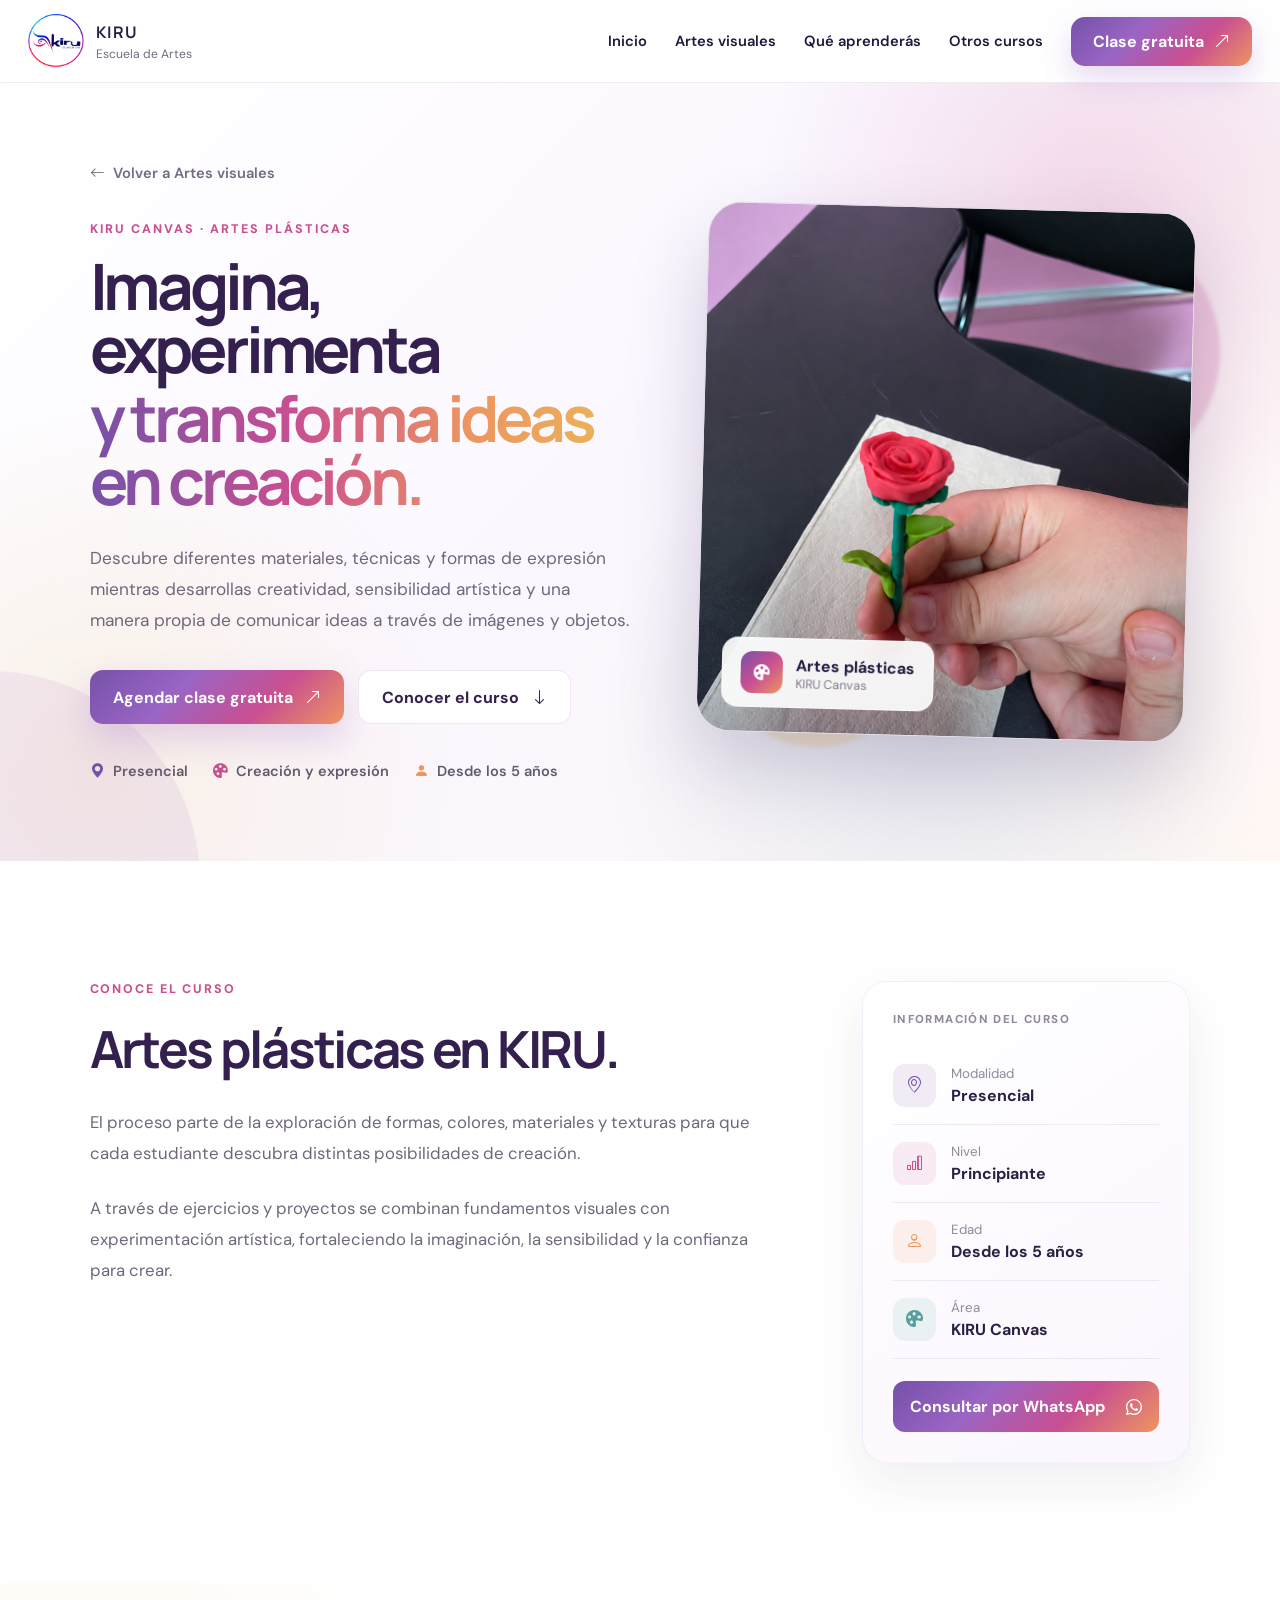
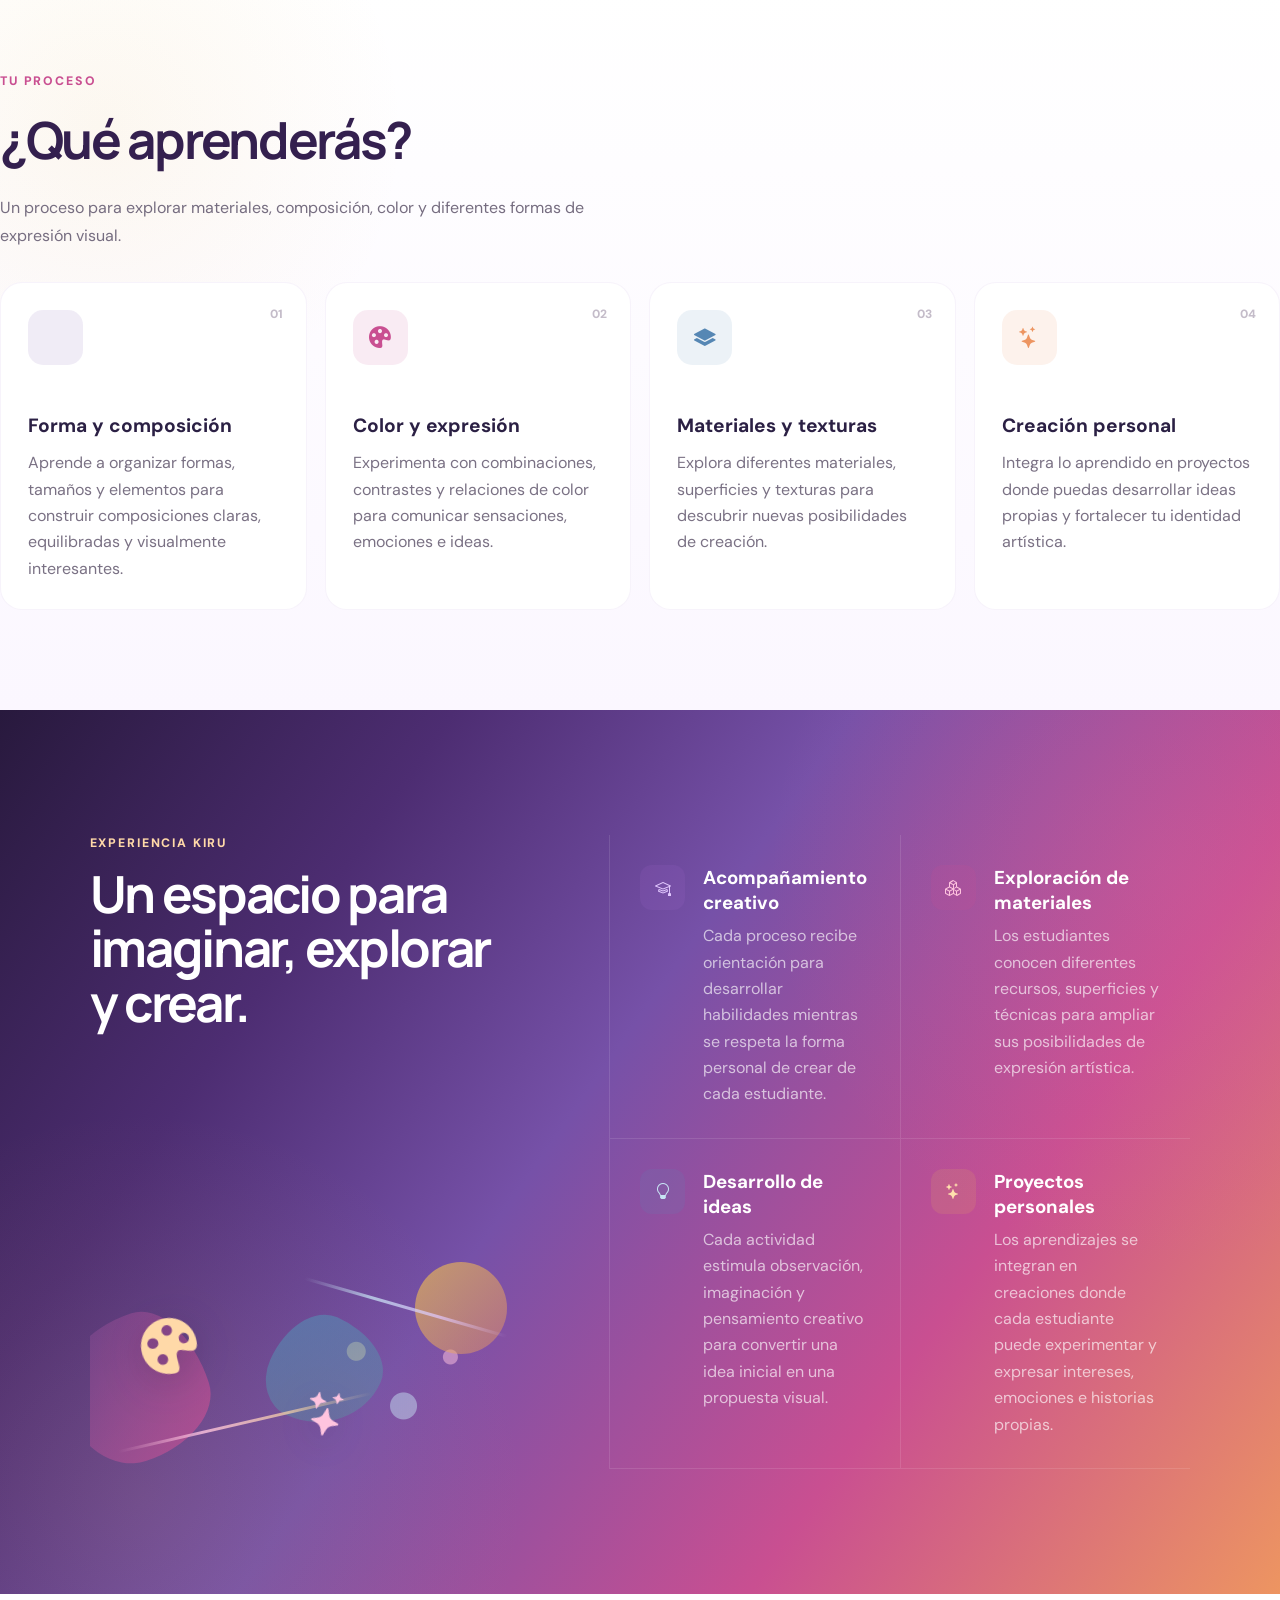
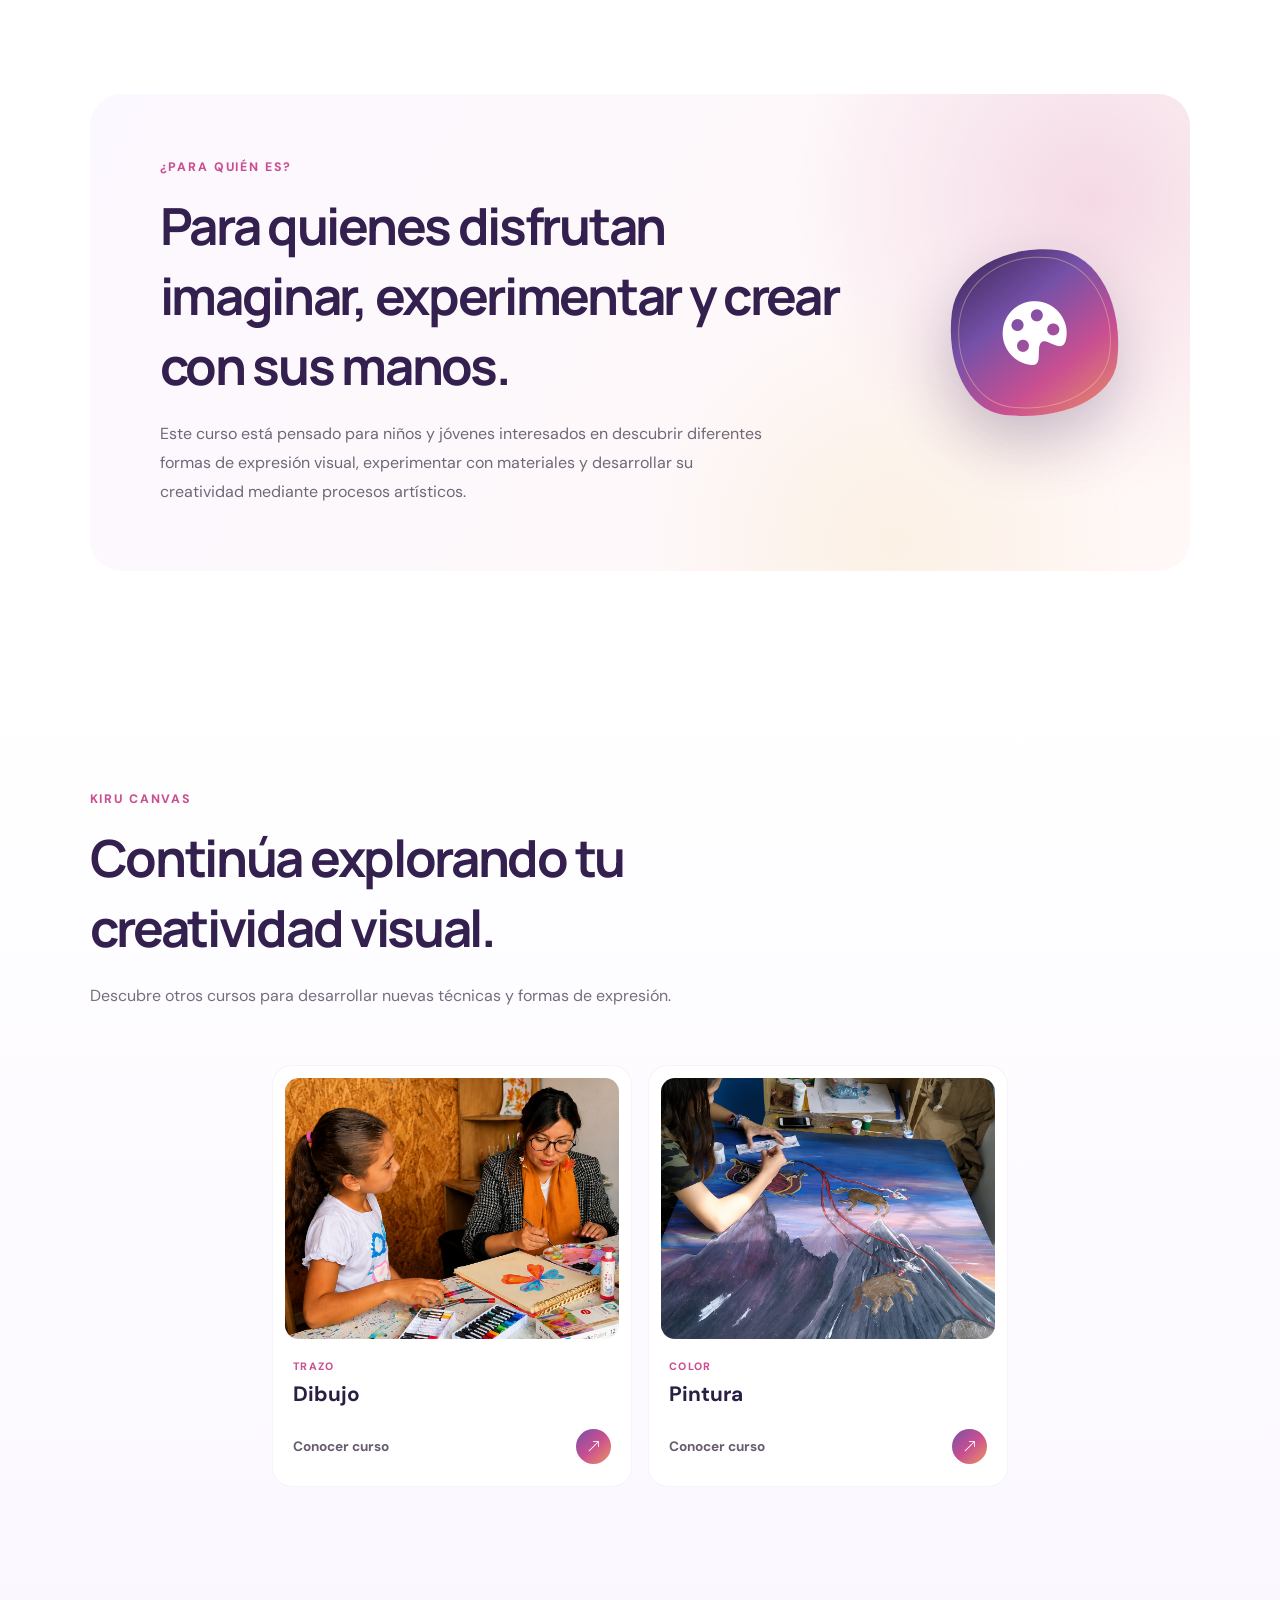
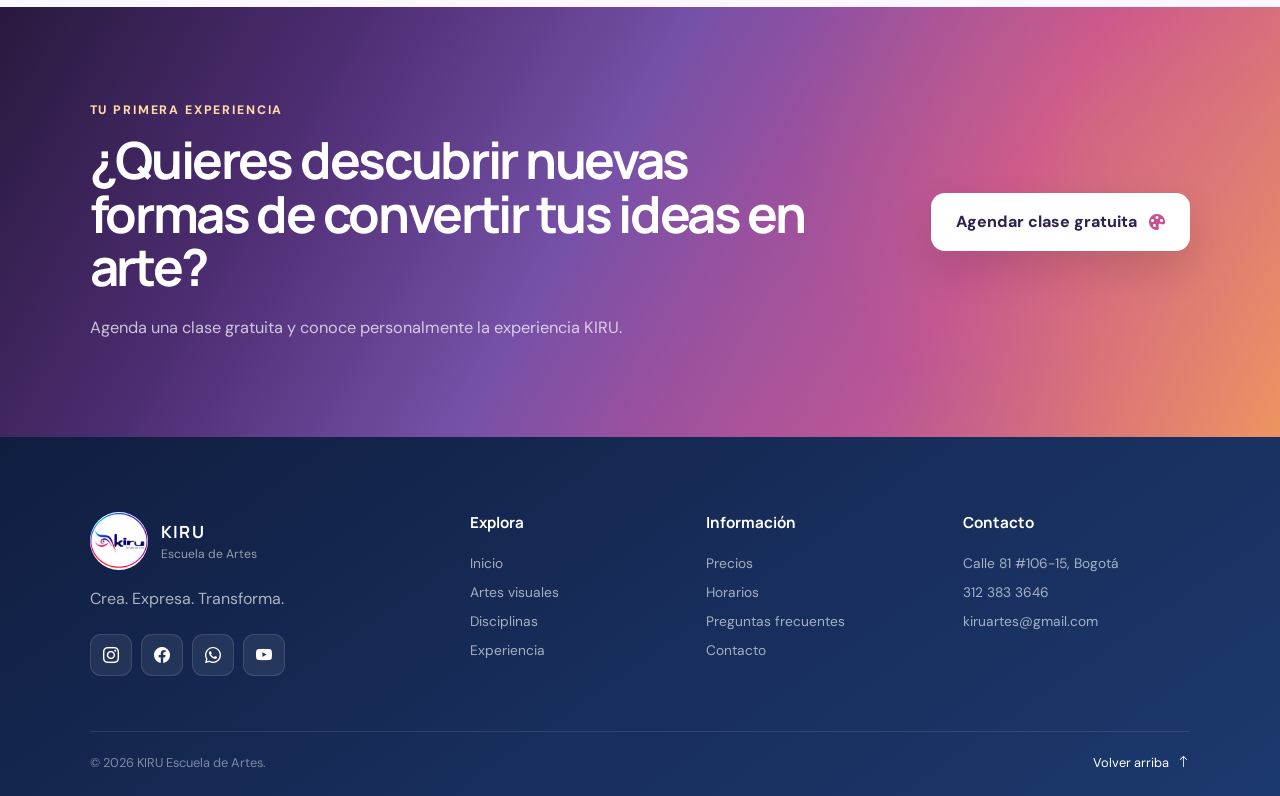
<file: paginas/cursos/artes-plasticas.html>
<html lang="es">

<head>
    <meta charset="UTF-8">
    <meta name="viewport" content="width=device-width, initial-scale=1.0">

    <title>Artes plásticas | KIRU Escuela de Artes</title>

    <meta
        name="description"
        content="Curso presencial de artes plásticas en KIRU Escuela de Artes. Explora materiales, formas, color, composición y diferentes procesos de creación artística."
    >

    <link rel="preconnect" href="https://fonts.googleapis.com">
    <link rel="preconnect" href="https://fonts.gstatic.com" crossorigin>

    <link
        href="https://fonts.googleapis.com/css2?family=DM+Sans:wght@400;500;600;700&family=Manrope:wght@400;500;600;700;800&display=swap"
        rel="stylesheet"
    >

    <link
        rel="stylesheet"
        href="https://cdn.jsdelivr.net/npm/bootstrap-icons@1.11.3/font/bootstrap-icons.min.css"
    >

    <link rel="stylesheet" href="../disciplinas.css">
</head>

<body class="course-page visual-arts-course-page" id="top">


<!-- =============================================
HEADER
============================================= -->

<header class="discipline-header">

    <div class="discipline-nav">

        <a href="../../index.html" class="discipline-logo">

            <img
                src="../../img/logo.png"
                alt="KIRU Escuela de Artes"
            >

            <div>
                <strong>KIRU</strong>
                <span>Escuela de Artes</span>
            </div>

        </a>


        <nav class="discipline-menu" aria-label="Navegación del curso">

            <a href="../../index.html">
                Inicio
            </a>

            <a href="../artes-plasticas.html">
                Artes visuales
            </a>

            <a href="#aprenderas">
                Qué aprenderás
            </a>

            <a href="#otros-cursos">
                Otros cursos
            </a>

        </nav>


        <a
            href="https://wa.me/573123833646?text=Hola%2C%20quiero%20agendar%20una%20clase%20gratuita%20de%20Artes%20Pl%C3%A1sticas%20en%20KIRU."
            target="_blank"
            rel="noopener"
            class="course-header-cta"
        >
            Clase gratuita
            <i class="bi bi-arrow-up-right"></i>
        </a>

    </div>

</header>


<main>


<!-- =============================================
HERO
============================================= -->

<section class="course-hero visual-arts-course-hero">

    <div class="course-hero-content">

        <a
            href="../artes-plasticas.html#cursos"
            class="discipline-back"
        >
            <i class="bi bi-arrow-left"></i>
            Volver a Artes visuales
        </a>


        <span class="course-eyebrow">
            KIRU CANVAS · ARTES PLÁSTICAS
        </span>


        <h1>
            Imagina, experimenta
            <span>y transforma ideas en creación.</span>
        </h1>


        <p>
            Descubre diferentes materiales, técnicas y formas de expresión
            mientras desarrollas creatividad, sensibilidad artística y una
            manera propia de comunicar ideas a través de imágenes y objetos.
        </p>


        <div class="course-hero-actions">

            <a
                href="https://wa.me/573123833646?text=Hola%2C%20quiero%20agendar%20una%20clase%20gratuita%20de%20Artes%20Pl%C3%A1sticas%20en%20KIRU."
                target="_blank"
                rel="noopener"
                class="discipline-btn primary"
            >
                Agendar clase gratuita
                <i class="bi bi-arrow-up-right"></i>
            </a>


            <a
                href="#curso"
                class="discipline-btn secondary"
            >
                Conocer el curso
                <i class="bi bi-arrow-down"></i>
            </a>

        </div>


        <div class="course-hero-details">

            <span>
                <i class="bi bi-geo-alt-fill"></i>
                Presencial
            </span>

            <span>
                <i class="bi bi-palette-fill"></i>
                Creación y expresión
            </span>

            <span>
                <i class="bi bi-person-fill"></i>
                Desde los 5 años
            </span>

        </div>

    </div>


    <div class="course-hero-media">

        <div class="course-image-frame">

            <img
                src="../../img/artes-plasticas.png"
                alt="Estudiante de artes plásticas en KIRU Escuela de Artes"
            >

            <div class="course-image-badge">

                <i class="bi bi-palette-fill"></i>

                <div>
                    <strong>Artes plásticas</strong>
                    <span>KIRU Canvas</span>
                </div>

            </div>

        </div>

        <div class="course-media-shape course-media-shape-one"></div>
        <div class="course-media-shape course-media-shape-two"></div>

    </div>

</section>


<!-- =============================================
CONOCE EL CURSO
============================================= -->

<section
    class="course-overview"
    id="curso"
>

    <div class="course-overview-main">

        <span class="course-section-label">
            CONOCE EL CURSO
        </span>

        <h2>
            Artes plásticas en KIRU.
        </h2>

        <p>
            El proceso parte de la exploración de formas, colores,
            materiales y texturas para que cada estudiante descubra
            distintas posibilidades de creación.
        </p>

        <p>
            A través de ejercicios y proyectos se combinan fundamentos
            visuales con experimentación artística, fortaleciendo la
            imaginación, la sensibilidad y la confianza para crear.
        </p>

    </div>


    <aside class="course-info-card">

        <span>
            INFORMACIÓN DEL CURSO
        </span>


        <div class="course-info-item">

            <i class="bi bi-geo-alt"></i>

            <div>
                <small>Modalidad</small>
                <strong>Presencial</strong>
            </div>

        </div>


        <div class="course-info-item">

            <i class="bi bi-bar-chart"></i>

            <div>
                <small>Nivel</small>
                <strong>Principiante</strong>
            </div>

        </div>


        <div class="course-info-item">

            <i class="bi bi-person"></i>

            <div>
                <small>Edad</small>
                <strong>Desde los 5 años</strong>
            </div>

        </div>


        <div class="course-info-item">

            <i class="bi bi-palette-fill"></i>

            <div>
                <small>Área</small>
                <strong>KIRU Canvas</strong>
            </div>

        </div>


        <a
            href="https://wa.me/573123833646?text=Hola%2C%20estoy%20interesado%2Fa%20en%20el%20curso%20de%20Artes%20Pl%C3%A1sticas%20de%20KIRU.%20Quisiera%20recibir%20informaci%C3%B3n."
            target="_blank"
            rel="noopener"
        >
            Consultar por WhatsApp
            <i class="bi bi-whatsapp"></i>
        </a>

    </aside>

</section>


<!-- =============================================
QUÉ APRENDERÁS
============================================= -->

<section
    class="course-learning"
    id="aprenderas"
>

    <div class="course-section-heading">

        <span>
            TU PROCESO
        </span>

        <h2>
            ¿Qué aprenderás?
        </h2>

        <p>
            Un proceso para explorar materiales, composición,
            color y diferentes formas de expresión visual.
        </p>

    </div>


    <div class="course-learning-grid">

        <article>

            <span>01</span>

            <i class="bi bi-shapes"></i>

            <h3>
                Forma y composición
            </h3>

            <p>
                Aprende a organizar formas, tamaños y elementos
                para construir composiciones claras, equilibradas
                y visualmente interesantes.
            </p>

        </article>


        <article>

            <span>02</span>

            <i class="bi bi-palette-fill"></i>

            <h3>
                Color y expresión
            </h3>

            <p>
                Experimenta con combinaciones, contrastes y relaciones
                de color para comunicar sensaciones, emociones e ideas.
            </p>

        </article>


        <article>

            <span>03</span>

            <i class="bi bi-layers-fill"></i>

            <h3>
                Materiales y texturas
            </h3>

            <p>
                Explora diferentes materiales, superficies y texturas
                para descubrir nuevas posibilidades de creación.
            </p>

        </article>


        <article>

            <span>04</span>

            <i class="bi bi-stars"></i>

            <h3>
                Creación personal
            </h3>

            <p>
                Integra lo aprendido en proyectos donde puedas desarrollar
                ideas propias y fortalecer tu identidad artística.
            </p>

        </article>

    </div>

</section>


<!-- =============================================
EXPERIENCIA KIRU
============================================= -->

<section class="course-features">

    <div class="course-features-intro">

        <span>
            EXPERIENCIA KIRU
        </span>

        <h2>
            Un espacio para imaginar, explorar y crear.
        </h2>


        <div
            class="visual-feature-art"
            aria-hidden="true"
        >

            <div class="visual-art-shape visual-shape-one"></div>
            <div class="visual-art-shape visual-shape-two"></div>
            <div class="visual-art-shape visual-shape-three"></div>

            <i class="bi bi-palette-fill visual-icon-one"></i>
            <i class="bi bi-stars visual-icon-two"></i>
            <i class="bi bi-shapes visual-icon-three"></i>

            <div class="visual-art-line line-one"></div>
            <div class="visual-art-line line-two"></div>

        </div>

    </div>


    <div class="course-features-list">

        <article>

            <i class="bi bi-mortarboard"></i>

            <div>

                <h3>
                    Acompañamiento creativo
                </h3>

                <p>
                    Cada proceso recibe orientación para desarrollar
                    habilidades mientras se respeta la forma personal
                    de crear de cada estudiante.
                </p>

            </div>

        </article>


        <article>

            <i class="bi bi-boxes"></i>

            <div>

                <h3>
                    Exploración de materiales
                </h3>

                <p>
                    Los estudiantes conocen diferentes recursos,
                    superficies y técnicas para ampliar sus posibilidades
                    de expresión artística.
                </p>

            </div>

        </article>


        <article>

            <i class="bi bi-lightbulb"></i>

            <div>

                <h3>
                    Desarrollo de ideas
                </h3>

                <p>
                    Cada actividad estimula observación, imaginación
                    y pensamiento creativo para convertir una idea
                    inicial en una propuesta visual.
                </p>

            </div>

        </article>


        <article>

            <i class="bi bi-stars"></i>

            <div>

                <h3>
                    Proyectos personales
                </h3>

                <p>
                    Los aprendizajes se integran en creaciones donde
                    cada estudiante puede experimentar y expresar
                    intereses, emociones e historias propias.
                </p>

            </div>

        </article>

    </div>

</section>


<!-- =============================================
PARA QUIÉN
============================================= -->

<section class="course-audience">

    <div class="course-audience-card">

        <div>

            <span>
                ¿PARA QUIÉN ES?
            </span>

            <h2>
                Para quienes disfrutan imaginar,
                experimentar y crear con sus manos.
            </h2>

            <p>
                Este curso está pensado para niños y jóvenes interesados
                en descubrir diferentes formas de expresión visual,
                experimentar con materiales y desarrollar su creatividad
                mediante procesos artísticos.
            </p>

        </div>


        <div class="course-audience-icon">
            <i class="bi bi-palette-fill"></i>
        </div>

    </div>

</section>


<!-- =============================================
OTROS CURSOS
============================================= -->

<section
    class="other-courses"
    id="otros-cursos"
>

    <div class="course-section-heading">

        <span>
            KIRU CANVAS
        </span>

        <h2>
            Continúa explorando tu creatividad visual.
        </h2>

        <p>
            Descubre otros cursos para desarrollar
            nuevas técnicas y formas de expresión.
        </p>

    </div>


    <div class="other-courses-grid">

        <a
            href="dibujo.html"
            class="other-course-card"
        >

            <div class="other-course-image">
                <img
                    src="../../img/dibujo.png"
                    alt="Curso de dibujo KIRU"
                >
            </div>

            <span>
                TRAZO
            </span>

            <h3>
                Dibujo
            </h3>

            <div>
                Conocer curso
                <i class="bi bi-arrow-up-right"></i>
            </div>

        </a>


        <a
            href="pintura.html"
            class="other-course-card"
        >

            <div class="other-course-image">
                <img
                    src="../../img/pintura.png"
                    alt="Curso de pintura KIRU"
                >
            </div>

            <span>
                COLOR
            </span>

            <h3>
                Pintura
            </h3>

            <div>
                Conocer curso
                <i class="bi bi-arrow-up-right"></i>
            </div>

        </a>

    </div>

</section>


<!-- =============================================
CTA
============================================= -->

<section class="course-cta">

    <div>

        <span>
            TU PRIMERA EXPERIENCIA
        </span>

        <h2>
            ¿Quieres descubrir nuevas formas
            de convertir tus ideas en arte?
        </h2>

        <p>
            Agenda una clase gratuita y conoce
            personalmente la experiencia KIRU.
        </p>

    </div>


    <a
        href="https://wa.me/573123833646?text=Hola%2C%20quiero%20agendar%20una%20clase%20gratuita%20de%20Artes%20Pl%C3%A1sticas%20en%20KIRU."
        target="_blank"
        rel="noopener"
        class="discipline-cta-button"
    >
        Agendar clase gratuita
        <i class="bi bi-palette-fill"></i>
    </a>

</section>


</main>


<!-- =============================================
FOOTER
============================================= -->

<footer class="discipline-footer">

    <div class="discipline-footer-main">

        <div class="discipline-footer-brand">

            <a href="../../index.html">

                <img
                    src="../../img/logo.png"
                    alt="KIRU Escuela de Artes"
                >

                <div>
                    <strong>KIRU</strong>
                    <span>Escuela de Artes</span>
                </div>

            </a>

            <p>
                Crea. Expresa. Transforma.
            </p>


            <div class="discipline-footer-socials">

                <a
                    href="https://www.instagram.com/kiru.artes/"
                    target="_blank"
                    rel="noopener"
                    aria-label="Instagram"
                >
                    <i class="bi bi-instagram"></i>
                </a>

                <a
                    href="https://www.facebook.com/kirusartes/"
                    target="_blank"
                    rel="noopener"
                    aria-label="Facebook"
                >
                    <i class="bi bi-facebook"></i>
                </a>

                <a
                    href="https://wa.me/573123833646"
                    target="_blank"
                    rel="noopener"
                    aria-label="WhatsApp"
                >
                    <i class="bi bi-whatsapp"></i>
                </a>

                <a
                    href="https://www.youtube.com/@KiruEscueladeArtes"
                    target="_blank"
                    rel="noopener"
                    aria-label="YouTube"
                >
                    <i class="bi bi-youtube"></i>
                </a>

            </div>

        </div>


        <div class="discipline-footer-column">

            <h3>Explora</h3>

            <a href="../../index.html">
                Inicio
            </a>

            <a href="../artes-plasticas.html">
                Artes visuales
            </a>

            <a href="../../index.html#disciplinas">
                Disciplinas
            </a>

            <a href="../../index.html#experiencia">
                Experiencia
            </a>

        </div>


        <div class="discipline-footer-column">

            <h3>Información</h3>

            <a href="../../index.html#precios">
                Precios
            </a>

            <a href="../../index.html#horarios">
                Horarios
            </a>

            <a href="../../index.html#preguntas">
                Preguntas frecuentes
            </a>

            <a href="../../index.html#contacto">
                Contacto
            </a>

        </div>


        <div class="discipline-footer-column">

            <h3>Contacto</h3>

            <a
                href="https://maps.google.com/?q=Calle+81+%23106-15+Bogotá"
                target="_blank"
                rel="noopener"
            >
                Calle 81 #106-15, Bogotá
            </a>

            <a href="tel:+573123833646">
                312 383 3646
            </a>

            <a href="mailto:kiruartes@gmail.com">
                kiruartes@gmail.com
            </a>

        </div>

    </div>


    <div class="discipline-footer-bottom">

        <span>
            © 2026 KIRU Escuela de Artes.
        </span>

        <a href="#top">
            Volver arriba
            <i class="bi bi-arrow-up"></i>
        </a>

    </div>

</footer>


<script src="../disciplinas.js"></script>

</body>
</html>
</file>
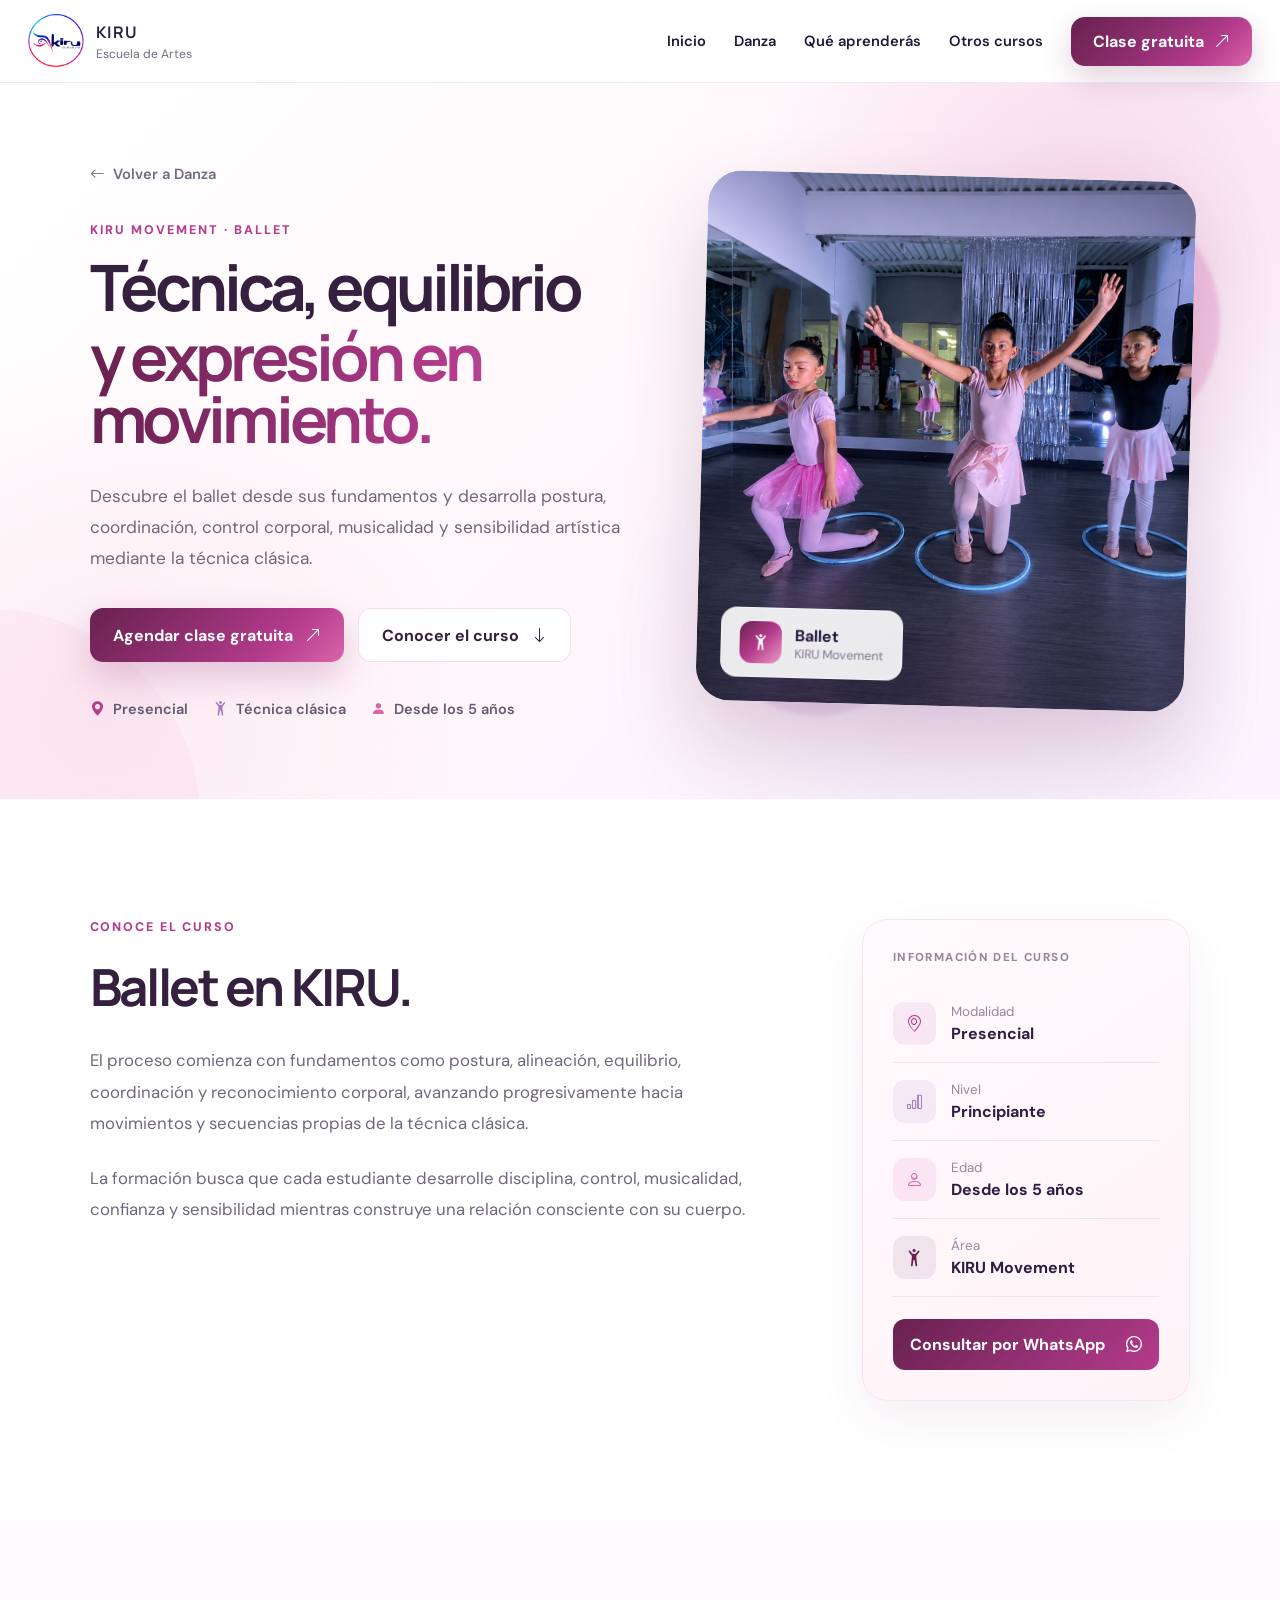
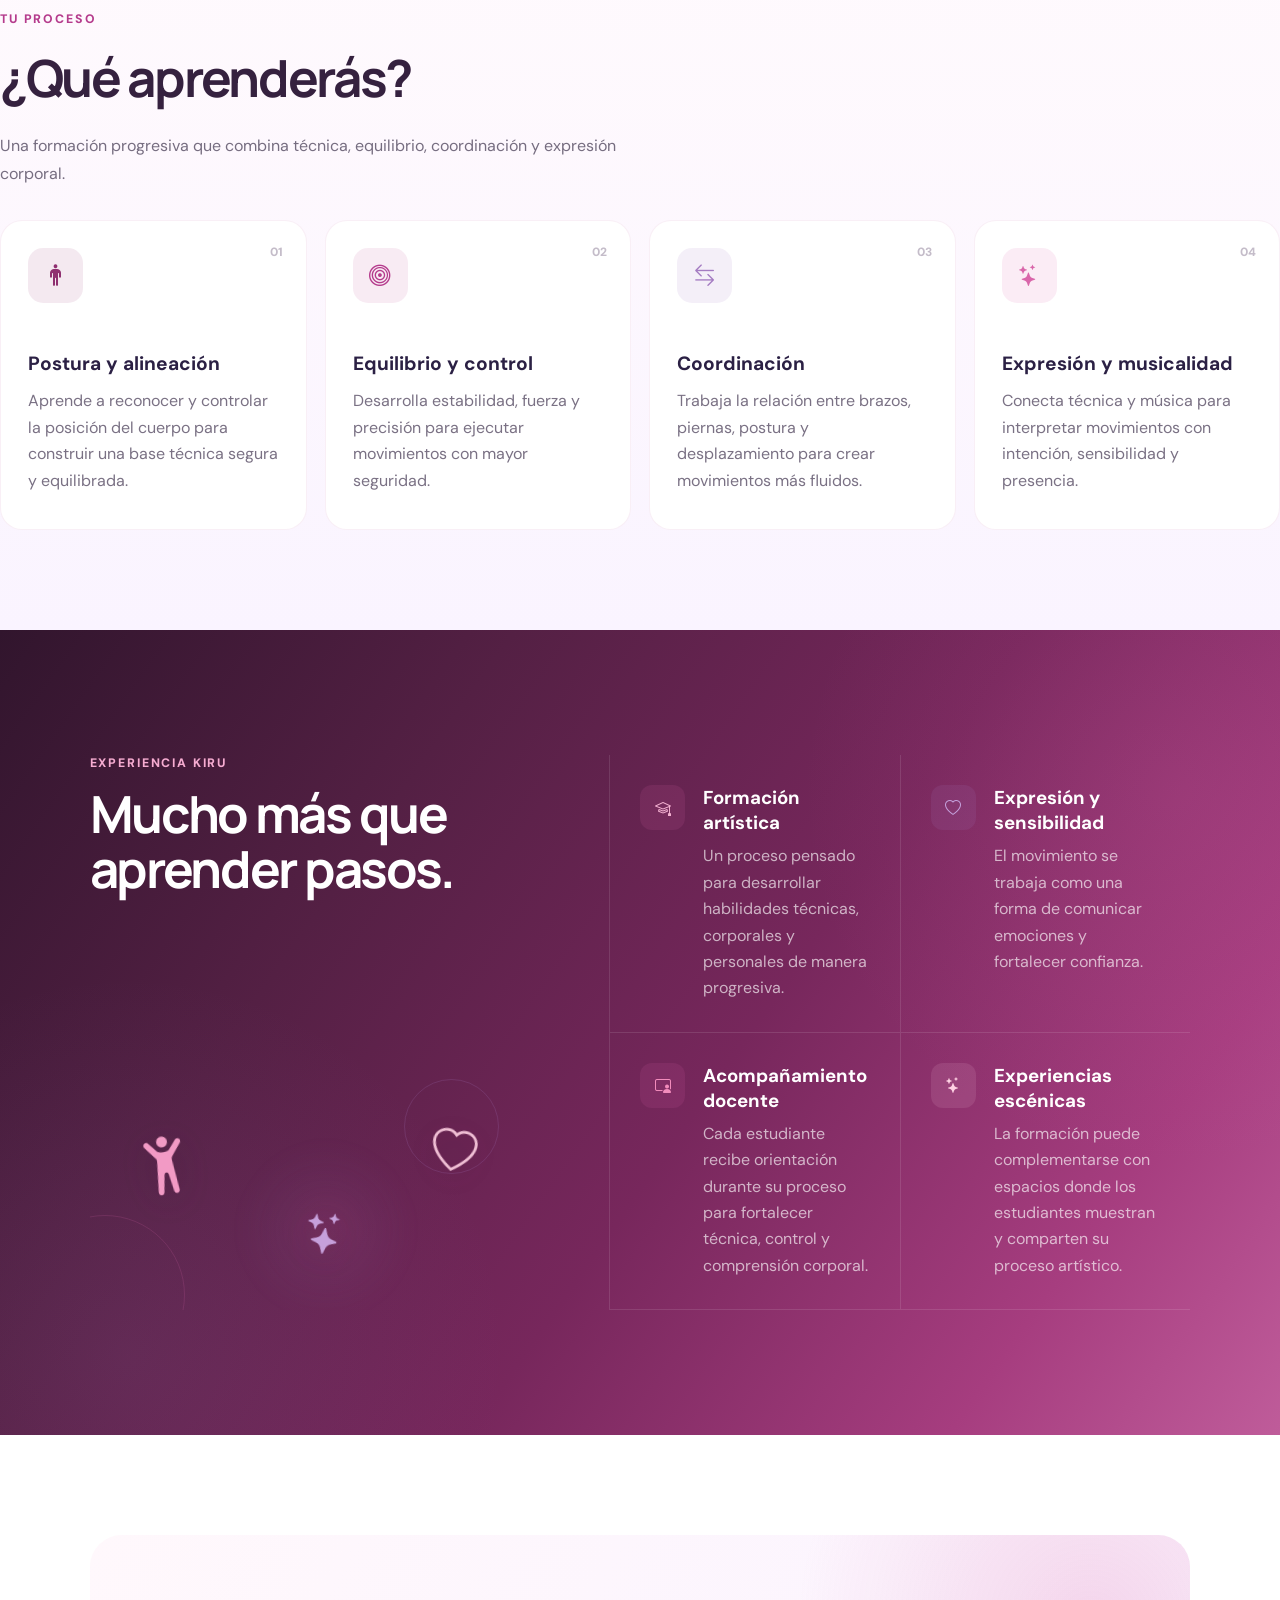
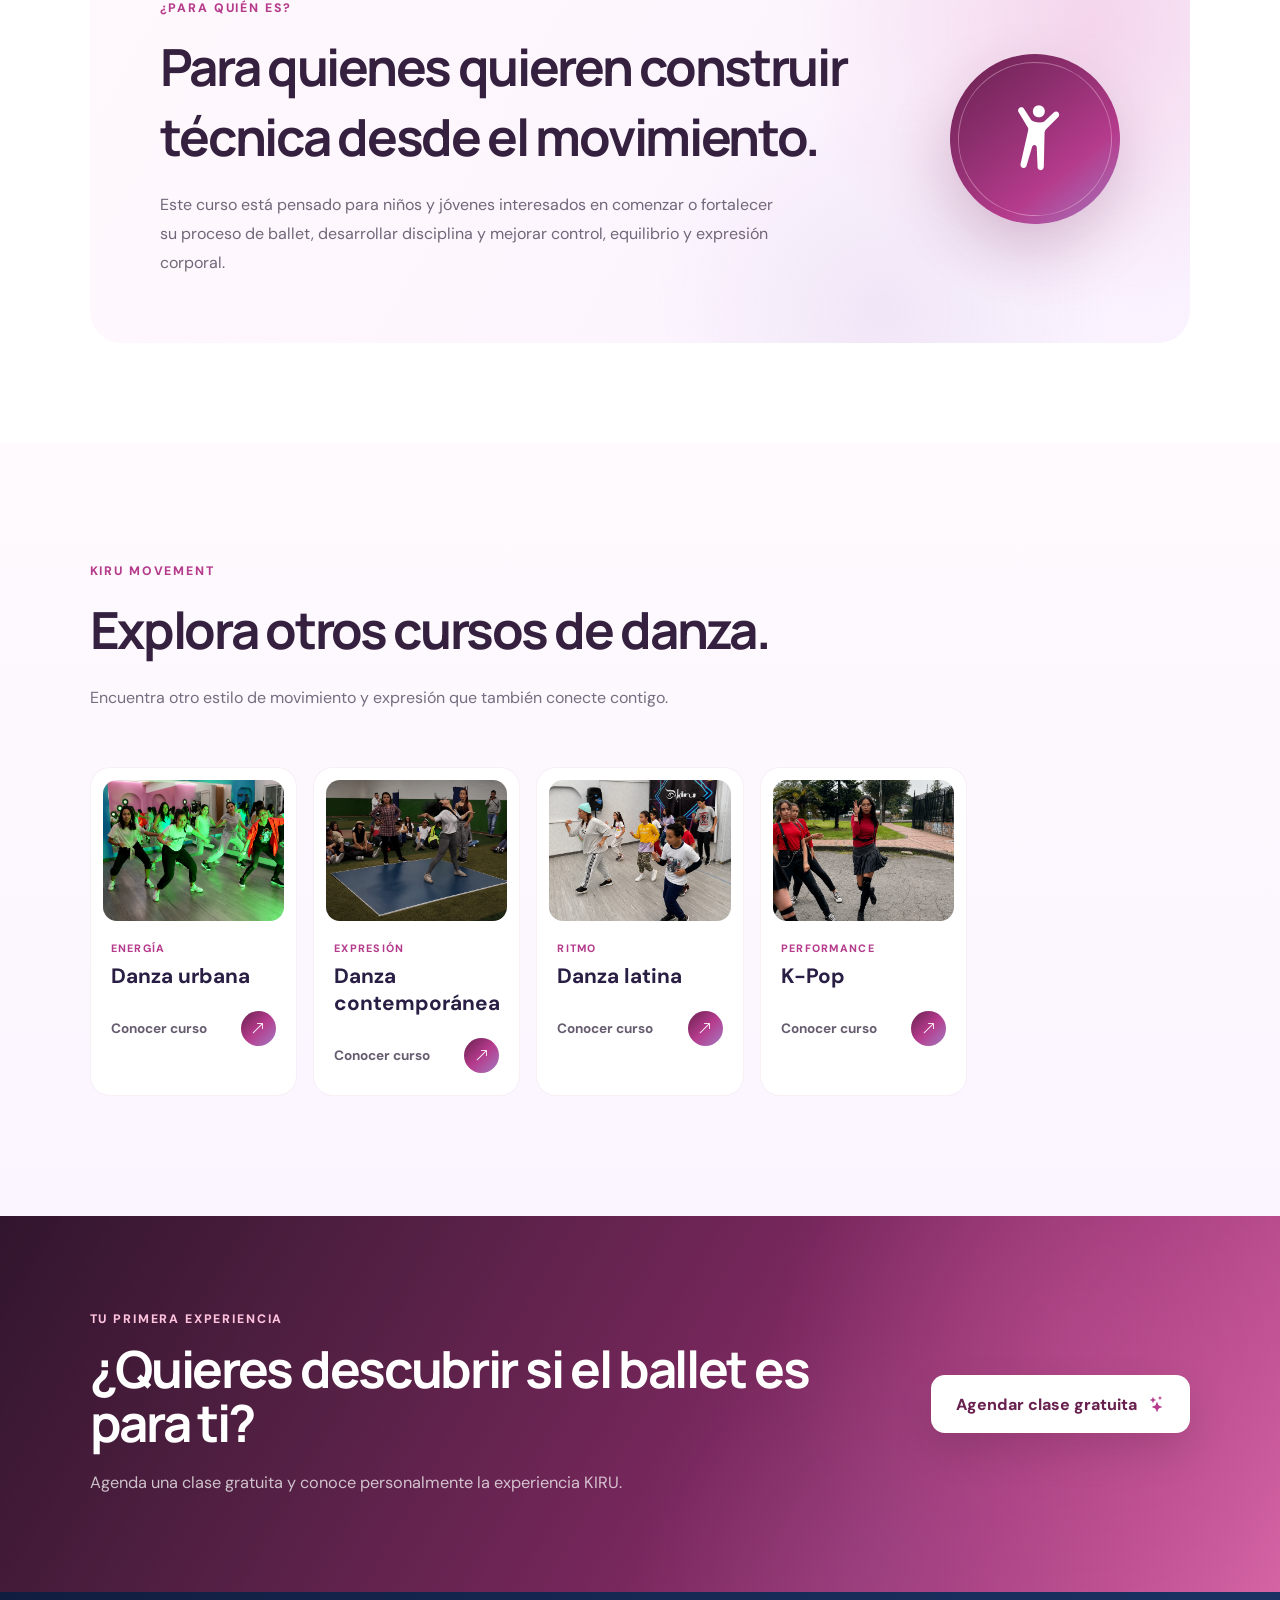
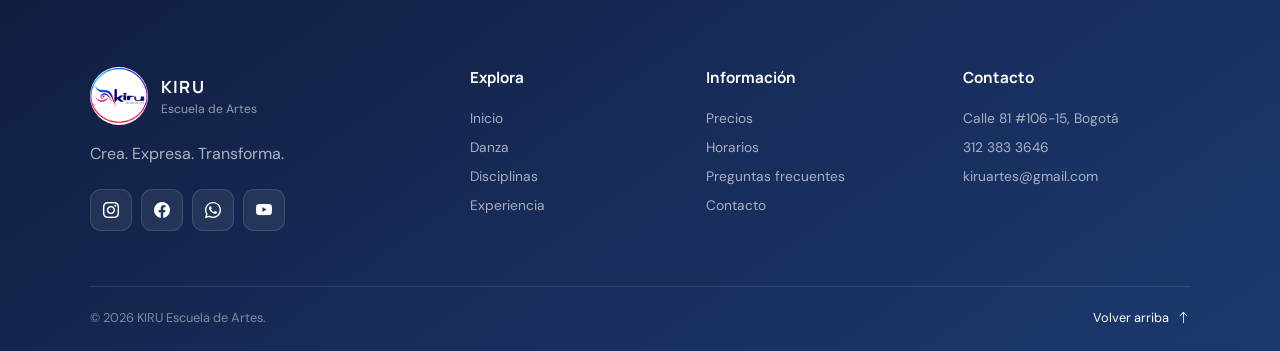
<file: paginas/cursos/ballet.html>
<!DOCTYPE html>
<html lang="es">

<head>
    <meta charset="UTF-8">
    <meta name="viewport" content="width=device-width, initial-scale=1.0">

    <title>Ballet | KIRU Escuela de Artes</title>

    <meta
        name="description"
        content="Curso presencial de ballet en KIRU Escuela de Artes. Desarrolla postura, equilibrio, coordinación, técnica clásica y expresión corporal."
    >

    <link rel="preconnect" href="https://fonts.googleapis.com">
    <link rel="preconnect" href="https://fonts.gstatic.com" crossorigin>

    <link
        href="https://fonts.googleapis.com/css2?family=DM+Sans:wght@400;500;600;700&family=Manrope:wght@400;500;600;700;800&display=swap"
        rel="stylesheet"
    >

    <link
        rel="stylesheet"
        href="https://cdn.jsdelivr.net/npm/bootstrap-icons@1.11.3/font/bootstrap-icons.min.css"
    >

    <link rel="stylesheet" href="../disciplinas.css">
</head>

<body class="course-page ballet-course-page" id="top">


<!-- =============================================
HEADER
============================================= -->

<header class="discipline-header">

    <div class="discipline-nav">

        <a href="../../index.html" class="discipline-logo">

            <img
                src="../../img/logo.png"
                alt="KIRU Escuela de Artes"
            >

            <div>
                <strong>KIRU</strong>
                <span>Escuela de Artes</span>
            </div>

        </a>


        <nav class="discipline-menu" aria-label="Navegación del curso">

            <a href="../../index.html">
                Inicio
            </a>

            <a href="../danza.html">
                Danza
            </a>

            <a href="#aprenderas">
                Qué aprenderás
            </a>

            <a href="#otros-cursos">
                Otros cursos
            </a>

        </nav>


        <a
            href="https://wa.me/573123833646?text=Hola%2C%20quiero%20agendar%20una%20clase%20gratuita%20de%20Ballet%20en%20KIRU."
            target="_blank"
            rel="noopener"
            class="course-header-cta"
        >
            Clase gratuita
            <i class="bi bi-arrow-up-right"></i>
        </a>

    </div>

</header>


<main>


<!-- =============================================
HERO
============================================= -->

<section class="course-hero ballet-course-hero">

    <div class="course-hero-content">

        <a
            href="../danza.html#cursos"
            class="discipline-back"
        >
            <i class="bi bi-arrow-left"></i>
            Volver a Danza
        </a>


        <span class="course-eyebrow">
            KIRU MOVEMENT · BALLET
        </span>


        <h1>
            Técnica, equilibrio
            <span>y expresión en movimiento.</span>
        </h1>


        <p>
            Descubre el ballet desde sus fundamentos y desarrolla
            postura, coordinación, control corporal, musicalidad
            y sensibilidad artística mediante la técnica clásica.
        </p>


        <div class="course-hero-actions">

            <a
                href="https://wa.me/573123833646?text=Hola%2C%20quiero%20agendar%20una%20clase%20gratuita%20de%20Ballet%20en%20KIRU."
                target="_blank"
                rel="noopener"
                class="discipline-btn primary"
            >
                Agendar clase gratuita
                <i class="bi bi-arrow-up-right"></i>
            </a>


            <a
                href="#curso"
                class="discipline-btn secondary"
            >
                Conocer el curso
                <i class="bi bi-arrow-down"></i>
            </a>

        </div>


        <div class="course-hero-details">

            <span>
                <i class="bi bi-geo-alt-fill"></i>
                Presencial
            </span>

            <span>
                <i class="bi bi-person-arms-up"></i>
                Técnica clásica
            </span>

            <span>
                <i class="bi bi-person-fill"></i>
                Desde los 5 años
            </span>

        </div>

    </div>


    <div class="course-hero-media">

        <div class="course-image-frame">

            <!--
                Cuando tengas la foto final de Ballet,
                guárdala como ballet.png dentro de /img
            -->
            <img
                src="../../img/ballet.png"
                alt="Estudiante de ballet en KIRU Escuela de Artes"
            >

            <div class="course-image-badge">

                <i class="bi bi-person-arms-up"></i>

                <div>
                    <strong>Ballet</strong>
                    <span>KIRU Movement</span>
                </div>

            </div>

        </div>

        <div class="course-media-shape course-media-shape-one"></div>
        <div class="course-media-shape course-media-shape-two"></div>

    </div>

</section>


<!-- =============================================
CONOCE EL CURSO
============================================= -->

<section
    class="course-overview"
    id="curso"
>

    <div class="course-overview-main">

        <span class="course-section-label">
            CONOCE EL CURSO
        </span>

        <h2>
            Ballet en KIRU.
        </h2>

        <p>
            El proceso comienza con fundamentos como postura,
            alineación, equilibrio, coordinación y reconocimiento corporal,
            avanzando progresivamente hacia movimientos y secuencias
            propias de la técnica clásica.
        </p>

        <p>
            La formación busca que cada estudiante desarrolle
            disciplina, control, musicalidad, confianza y sensibilidad
            mientras construye una relación consciente con su cuerpo.
        </p>

    </div>


    <aside class="course-info-card">

        <span>
            INFORMACIÓN DEL CURSO
        </span>


        <div class="course-info-item">

            <i class="bi bi-geo-alt"></i>

            <div>
                <small>Modalidad</small>
                <strong>Presencial</strong>
            </div>

        </div>


        <div class="course-info-item">

            <i class="bi bi-bar-chart"></i>

            <div>
                <small>Nivel</small>
                <strong>Principiante</strong>
            </div>

        </div>


        <div class="course-info-item">

            <i class="bi bi-person"></i>

            <div>
                <small>Edad</small>
                <strong>Desde los 5 años</strong>
            </div>

        </div>


        <div class="course-info-item">

            <i class="bi bi-person-arms-up"></i>

            <div>
                <small>Área</small>
                <strong>KIRU Movement</strong>
            </div>

        </div>


        <a
            href="https://wa.me/573123833646?text=Hola%2C%20estoy%20interesado%2Fa%20en%20el%20curso%20de%20Ballet%20de%20KIRU.%20Quisiera%20recibir%20informaci%C3%B3n."
            target="_blank"
            rel="noopener"
        >
            Consultar por WhatsApp
            <i class="bi bi-whatsapp"></i>
        </a>

    </aside>

</section>


<!-- =============================================
QUÉ APRENDERÁS
============================================= -->

<section
    class="course-learning"
    id="aprenderas"
>

    <div class="course-section-heading">

        <span>
            TU PROCESO
        </span>

        <h2>
            ¿Qué aprenderás?
        </h2>

        <p>
            Una formación progresiva que combina técnica,
            equilibrio, coordinación y expresión corporal.
        </p>

    </div>


    <div class="course-learning-grid">


        <article>

            <span>01</span>

            <i class="bi bi-person-standing"></i>

            <h3>
                Postura y alineación
            </h3>

            <p>
                Aprende a reconocer y controlar la posición del cuerpo
                para construir una base técnica segura y equilibrada.
            </p>

        </article>


        <article>

            <span>02</span>

            <i class="bi bi-bullseye"></i>

            <h3>
                Equilibrio y control
            </h3>

            <p>
                Desarrolla estabilidad, fuerza y precisión
                para ejecutar movimientos con mayor seguridad.
            </p>

        </article>


        <article>

            <span>03</span>

            <i class="bi bi-arrow-left-right"></i>

            <h3>
                Coordinación
            </h3>

            <p>
                Trabaja la relación entre brazos, piernas, postura
                y desplazamiento para crear movimientos más fluidos.
            </p>

        </article>


        <article>

            <span>04</span>

            <i class="bi bi-stars"></i>

            <h3>
                Expresión y musicalidad
            </h3>

            <p>
                Conecta técnica y música para interpretar
                movimientos con intención, sensibilidad y presencia.
            </p>

        </article>

    </div>

</section>


<!-- =============================================
EXPERIENCIA KIRU
============================================= -->

<section class="course-features">

    <div class="course-features-intro">

        <span>
            EXPERIENCIA KIRU
        </span>

        <h2>
            Mucho más que aprender pasos.
        </h2>


        <div
            class="ballet-feature-art"
            aria-hidden="true"
        >

            <div class="ballet-line ballet-line-one"></div>
            <div class="ballet-line ballet-line-two"></div>
            <div class="ballet-line ballet-line-three"></div>

            <i class="bi bi-person-arms-up ballet-icon-one"></i>
            <i class="bi bi-stars ballet-icon-two"></i>
            <i class="bi bi-heart ballet-icon-three"></i>

            <div class="ballet-feature-circle circle-one"></div>
            <div class="ballet-feature-circle circle-two"></div>

        </div>

    </div>


    <div class="course-features-list">


        <article>

            <i class="bi bi-mortarboard"></i>

            <div>

                <h3>
                    Formación artística
                </h3>

                <p>
                    Un proceso pensado para desarrollar
                    habilidades técnicas, corporales y personales
                    de manera progresiva.
                </p>

            </div>

        </article>


        <article>

            <i class="bi bi-heart"></i>

            <div>

                <h3>
                    Expresión y sensibilidad
                </h3>

                <p>
                    El movimiento se trabaja como una forma
                    de comunicar emociones y fortalecer confianza.
                </p>

            </div>

        </article>


        <article>

            <i class="bi bi-person-video3"></i>

            <div>

                <h3>
                    Acompañamiento docente
                </h3>

                <p>
                    Cada estudiante recibe orientación durante
                    su proceso para fortalecer técnica,
                    control y comprensión corporal.
                </p>

            </div>

        </article>


        <article>

            <i class="bi bi-stars"></i>

            <div>

                <h3>
                    Experiencias escénicas
                </h3>

                <p>
                    La formación puede complementarse con
                    espacios donde los estudiantes muestran
                    y comparten su proceso artístico.
                </p>

            </div>

        </article>

    </div>

</section>


<!-- =============================================
PARA QUIÉN
============================================= -->

<section class="course-audience">

    <div class="course-audience-card">

        <div>

            <span>
                ¿PARA QUIÉN ES?
            </span>

            <h2>
                Para quienes quieren
                construir técnica desde el movimiento.
            </h2>

            <p>
                Este curso está pensado para niños y jóvenes
                interesados en comenzar o fortalecer su proceso
                de ballet, desarrollar disciplina y mejorar
                control, equilibrio y expresión corporal.
            </p>

        </div>


        <div class="course-audience-icon">
            <i class="bi bi-person-arms-up"></i>
        </div>

    </div>

</section>


<!-- =============================================
OTROS CURSOS
============================================= -->

<section
    class="other-courses"
    id="otros-cursos"
>

    <div class="course-section-heading">

        <span>
            KIRU MOVEMENT
        </span>

        <h2>
            Explora otros cursos de danza.
        </h2>

        <p>
            Encuentra otro estilo de movimiento y expresión
            que también conecte contigo.
        </p>

    </div>


    <div class="other-courses-grid">


        <a
            href="danza-urbana.html"
            class="other-course-card"
        >

            <div class="other-course-image">
                <img
                    src="../../img/danza-urbana.png"
                    alt="Curso de danza urbana KIRU"
                >
            </div>

            <span>
                ENERGÍA
            </span>

            <h3>
                Danza urbana
            </h3>

            <div>
                Conocer curso
                <i class="bi bi-arrow-up-right"></i>
            </div>

        </a>


        <a
            href="danza-contemporanea.html"
            class="other-course-card"
        >

            <div class="other-course-image">
                <img
                    src="../../img/danza-contemporanea.png"
                    alt="Curso de danza contemporánea KIRU"
                >
            </div>

            <span>
                EXPRESIÓN
            </span>

            <h3>
                Danza contemporánea
            </h3>

            <div>
                Conocer curso
                <i class="bi bi-arrow-up-right"></i>
            </div>

        </a>


        <a
            href="danza-latina.html"
            class="other-course-card"
        >

            <div class="other-course-image">
                <img
                    src="../../img/danza-latina.png"
                    alt="Curso de danza latina KIRU"
                >
            </div>

            <span>
                RITMO
            </span>

            <h3>
                Danza latina
            </h3>

            <div>
                Conocer curso
                <i class="bi bi-arrow-up-right"></i>
            </div>

        </a>


        <a
            href="kpop.html"
            class="other-course-card"
        >

            <div class="other-course-image">
                <img
                    src="../../img/k-pop.png"
                    alt="Curso de K-Pop KIRU"
                >
            </div>

            <span>
                PERFORMANCE
            </span>

            <h3>
                K-Pop
            </h3>

            <div>
                Conocer curso
                <i class="bi bi-arrow-up-right"></i>
            </div>

        </a>

    </div>

</section>


<!-- =============================================
CTA
============================================= -->

<section class="course-cta">

    <div>

        <span>
            TU PRIMERA EXPERIENCIA
        </span>

        <h2>
            ¿Quieres descubrir
            si el ballet es para ti?
        </h2>

        <p>
            Agenda una clase gratuita y conoce
            personalmente la experiencia KIRU.
        </p>

    </div>


    <a
        href="https://wa.me/573123833646?text=Hola%2C%20quiero%20agendar%20una%20clase%20gratuita%20de%20Ballet%20en%20KIRU."
        target="_blank"
        rel="noopener"
        class="discipline-cta-button"
    >
        Agendar clase gratuita
        <i class="bi bi-stars"></i>
    </a>

</section>


</main>


<!-- =============================================
FOOTER
============================================= -->

<footer class="discipline-footer">

    <div class="discipline-footer-main">

        <div class="discipline-footer-brand">

            <a href="../../index.html">

                <img
                    src="../../img/logo.png"
                    alt="KIRU Escuela de Artes"
                >

                <div>
                    <strong>KIRU</strong>
                    <span>Escuela de Artes</span>
                </div>

            </a>

            <p>
                Crea. Expresa. Transforma.
            </p>


            <div class="discipline-footer-socials">

                <a
                    href="https://www.instagram.com/kiru.artes/"
                    target="_blank"
                    rel="noopener"
                    aria-label="Instagram"
                >
                    <i class="bi bi-instagram"></i>
                </a>

                <a
                    href="https://www.facebook.com/kirusartes/"
                    target="_blank"
                    rel="noopener"
                    aria-label="Facebook"
                >
                    <i class="bi bi-facebook"></i>
                </a>

                <a
                    href="https://wa.me/573123833646"
                    target="_blank"
                    rel="noopener"
                    aria-label="WhatsApp"
                >
                    <i class="bi bi-whatsapp"></i>
                </a>

                <a
                    href="https://www.youtube.com/@KiruEscueladeArtes"
                    target="_blank"
                    rel="noopener"
                    aria-label="YouTube"
                >
                    <i class="bi bi-youtube"></i>
                </a>

            </div>

        </div>


        <div class="discipline-footer-column">

            <h3>Explora</h3>

            <a href="../../index.html">
                Inicio
            </a>

            <a href="../danza.html">
                Danza
            </a>

            <a href="../../index.html#disciplinas">
                Disciplinas
            </a>

            <a href="../../index.html#experiencia">
                Experiencia
            </a>

        </div>


        <div class="discipline-footer-column">

            <h3>Información</h3>

            <a href="../../index.html#precios">
                Precios
            </a>

            <a href="../../index.html#horarios">
                Horarios
            </a>

            <a href="../../index.html#preguntas">
                Preguntas frecuentes
            </a>

            <a href="../../index.html#contacto">
                Contacto
            </a>

        </div>


        <div class="discipline-footer-column">

            <h3>Contacto</h3>

            <a
                href="https://maps.google.com/?q=Calle+81+%23106-15+Bogotá"
                target="_blank"
                rel="noopener"
            >
                Calle 81 #106-15, Bogotá
            </a>

            <a href="tel:+573123833646">
                312 383 3646
            </a>

            <a href="mailto:kiruartes@gmail.com">
                kiruartes@gmail.com
            </a>

        </div>

    </div>


    <div class="discipline-footer-bottom">

        <span>
            © 2026 KIRU Escuela de Artes.
        </span>

        <a href="#top">
            Volver arriba
            <i class="bi bi-arrow-up"></i>
        </a>

    </div>

</footer>


<script src="../disciplinas.js"></script>

</body>
</html>
</file>
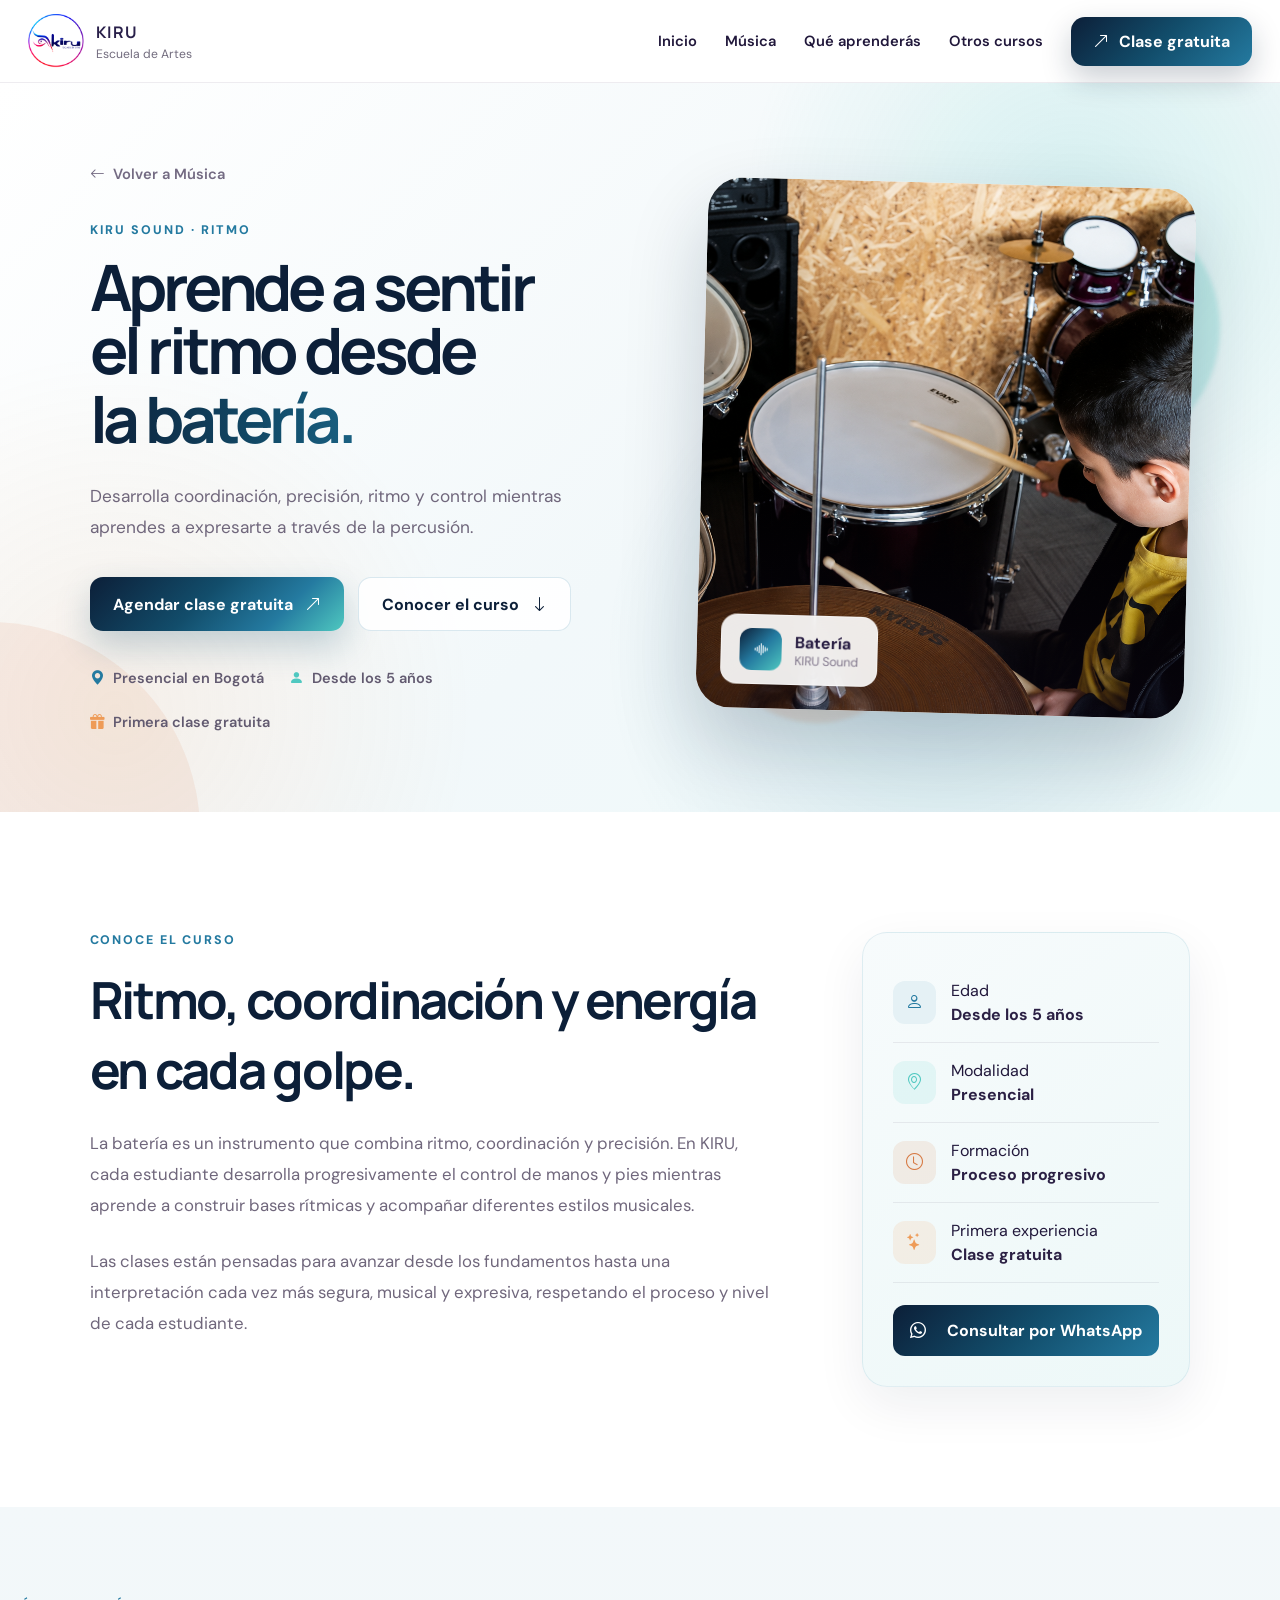
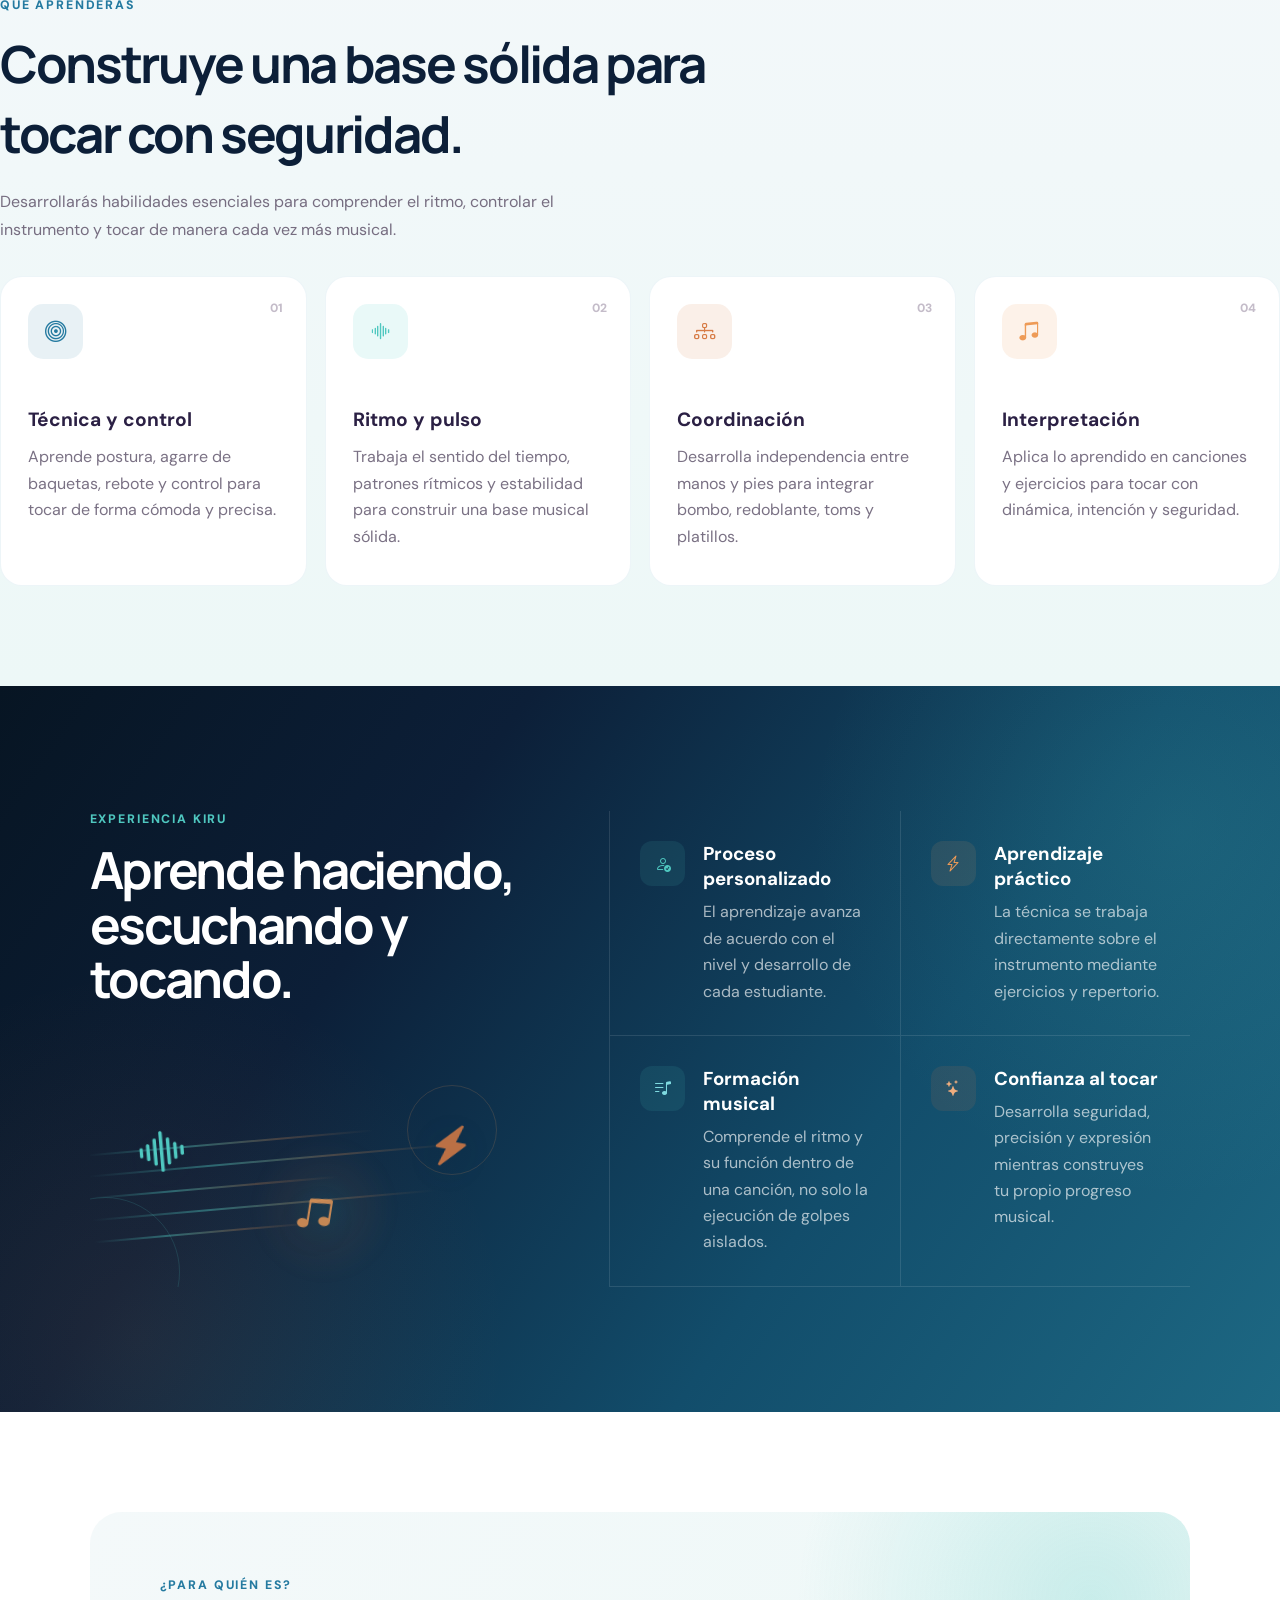
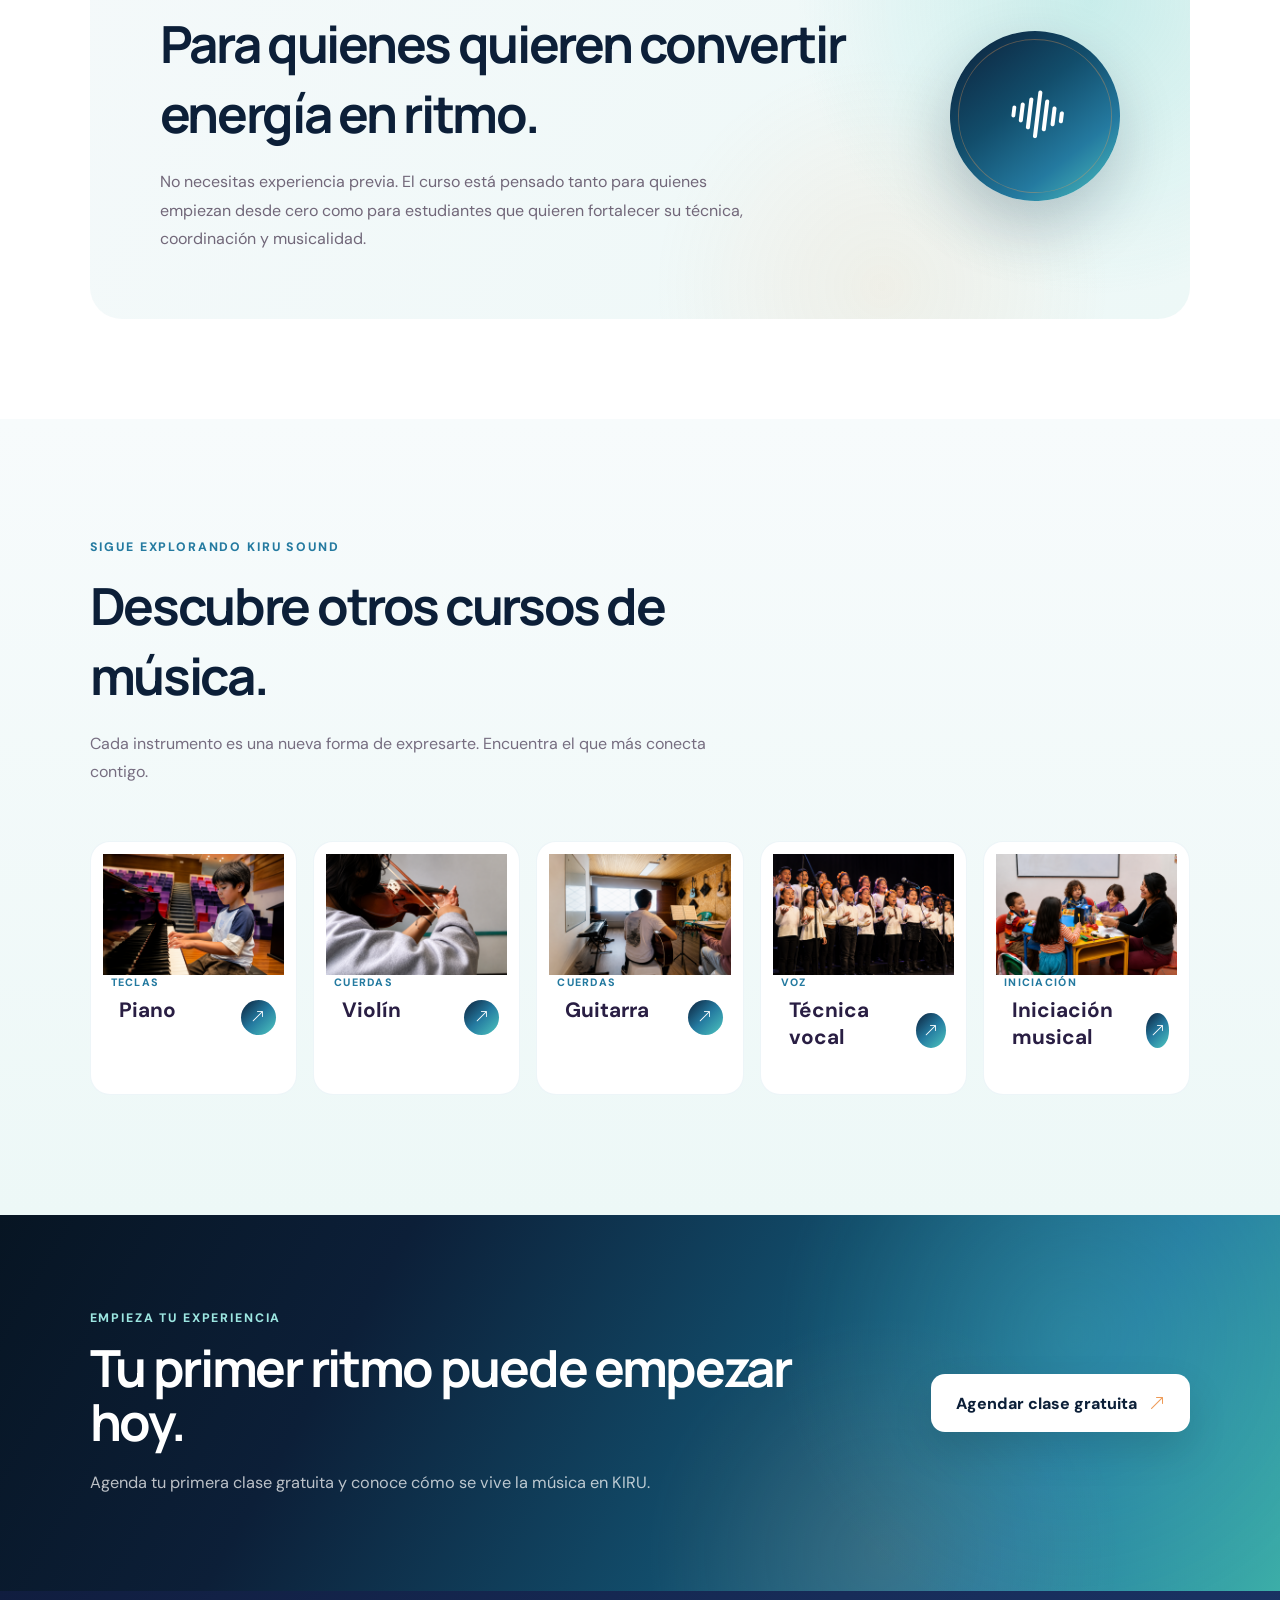
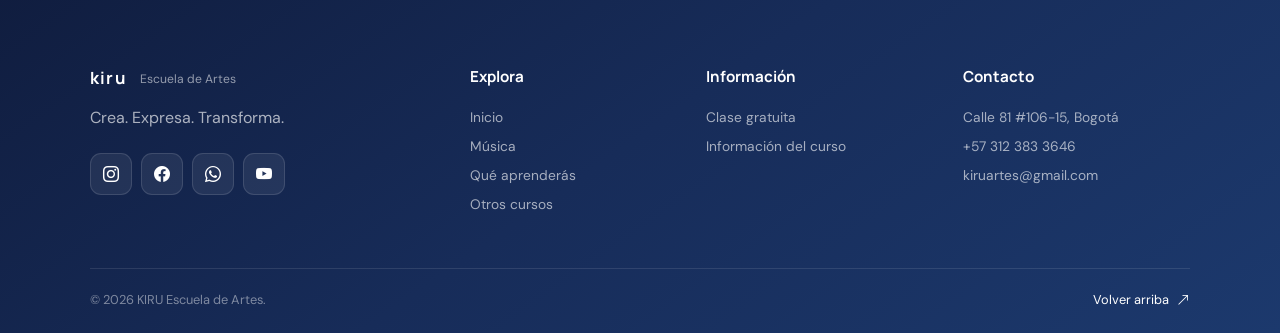
<file: paginas/cursos/bateria.html>
<!DOCTYPE html>
<html lang="es">

<head>
    <meta charset="UTF-8">
    <meta name="viewport" content="width=device-width, initial-scale=1.0">

    <title>Batería | KIRU Escuela de Artes</title>

    <meta
        name="description"
        content="Curso de batería en KIRU Escuela de Artes. Desarrolla coordinación, precisión, ritmo y control mediante la percusión."
    >

    <link rel="preconnect" href="https://fonts.googleapis.com">
    <link rel="preconnect" href="https://fonts.gstatic.com" crossorigin>

    <link
        href="https://fonts.googleapis.com/css2?family=DM+Sans:wght@400;500;600;700&family=Manrope:wght@400;500;600;700;800&display=swap"
        rel="stylesheet"
    >

    <link
        rel="stylesheet"
        href="https://cdn.jsdelivr.net/npm/bootstrap-icons@1.11.3/font/bootstrap-icons.min.css"
    >

    <link rel="stylesheet" href="../disciplinas.css">
</head>

<body class="course-page bateria-course-page" id="top">

<!-- =============================================
HEADER
============================================= -->

<header class="discipline-header">
    <div class="discipline-nav">

        <a href="../../index.html" class="discipline-logo">
            <img src="../../img/logo.png" alt="KIRU Escuela de Artes">

            <div>
                <strong>KIRU</strong>
                <span>Escuela de Artes</span>
            </div>
        </a>

        <nav class="discipline-menu" aria-label="Navegación del curso">
            <a href="../../index.html">Inicio</a>
            <a href="../musica.html">Música</a>
            <a href="#aprenderas">Qué aprenderás</a>
            <a href="#otros-cursos">Otros cursos</a>
        </nav>

        <a
            href="https://wa.me/573123833646?text=Hola%2C%20quiero%20agendar%20una%20clase%20gratuita%20de%20Bater%C3%ADa%20en%20KIRU."
            target="_blank"
            rel="noopener"
            class="course-header-cta"
        >
            <i class="bi bi-arrow-up-right"></i>
            Clase gratuita
        </a>

    </div>
</header>


<main>

<!-- =============================================
HERO
============================================= -->

<section class="course-hero bateria-course-hero">

    <div class="course-hero-content">

        <a href="../musica.html#cursos" class="discipline-back">
            <i class="bi bi-arrow-left"></i>
            Volver a Música
        </a>

        <span class="course-eyebrow">KIRU SOUND · RITMO</span>

        <h1>
            Aprende a sentir<br>
            el ritmo desde<br>
            <span>la batería.</span>
        </h1>

        <p>
            Desarrolla coordinación, precisión, ritmo y control mientras
            aprendes a expresarte a través de la percusión.
        </p>

        <div class="course-hero-actions">

            <a
                href="https://wa.me/573123833646?text=Hola%2C%20quiero%20agendar%20una%20clase%20gratuita%20de%20Bater%C3%ADa%20en%20KIRU."
                target="_blank"
                rel="noopener"
                class="discipline-btn primary"
            >
                Agendar clase gratuita
                <i class="bi bi-arrow-up-right"></i>
            </a>

            <a href="#aprenderas" class="discipline-btn secondary">
                Conocer el curso
                <i class="bi bi-arrow-down"></i>
            </a>

        </div>

        <div class="course-hero-details">

            <span>
                <i class="bi bi-geo-alt-fill"></i>
                Presencial en Bogotá
            </span>

            <span>
                <i class="bi bi-person-fill"></i>
                Desde los 5 años
            </span>

            <span>
                <i class="bi bi-gift-fill"></i>
                Primera clase gratuita
            </span>

        </div>

    </div>


    <div class="course-hero-media">

    <div class="course-image-frame">

        <img
            src="../../img/bateria.png"
            alt="Estudiante de batería en KIRU Escuela de Artes"
        >

        <div class="course-image-badge">
            <i class="bi bi-soundwave"></i>

            <div>
                <strong>Batería</strong>
                <span>KIRU Sound</span>
            </div>
        </div>

    </div>

    <div class="course-media-shape course-media-shape-one"></div>
    <div class="course-media-shape course-media-shape-two"></div>

</div>

</section>


<!-- =============================================
CONOCE EL CURSO
============================================= -->

<section class="course-overview">

    <div class="course-overview-main">

        <span>CONOCE EL CURSO</span>

        <h2>
            Ritmo, coordinación
            y energía en cada golpe.
        </h2>

        <p>
            La batería es un instrumento que combina ritmo, coordinación
            y precisión. En KIRU, cada estudiante desarrolla progresivamente
            el control de manos y pies mientras aprende a construir bases
            rítmicas y acompañar diferentes estilos musicales.
        </p>

        <p>
            Las clases están pensadas para avanzar desde los fundamentos
            hasta una interpretación cada vez más segura, musical y expresiva,
            respetando el proceso y nivel de cada estudiante.
        </p>

    </div>


    <aside class="course-info-card">

        <div class="course-info-item">
            <i class="bi bi-person"></i>

            <div>
                <span>Edad</span>
                <strong>Desde los 5 años</strong>
            </div>
        </div>

        <div class="course-info-item">
            <i class="bi bi-geo-alt"></i>

            <div>
                <span>Modalidad</span>
                <strong>Presencial</strong>
            </div>
        </div>

        <div class="course-info-item">
            <i class="bi bi-clock"></i>

            <div>
                <span>Formación</span>
                <strong>Proceso progresivo</strong>
            </div>
        </div>

        <div class="course-info-item">
            <i class="bi bi-stars"></i>

            <div>
                <span>Primera experiencia</span>
                <strong>Clase gratuita</strong>
            </div>
        </div>

        <a
            href="https://wa.me/573123833646?text=Hola%2C%20quiero%20recibir%20informaci%C3%B3n%20sobre%20el%20curso%20de%20Bater%C3%ADa%20en%20KIRU."
            target="_blank"
            rel="noopener"
        >
            <i class="bi bi-whatsapp"></i>
            Consultar por WhatsApp
        </a>

    </aside>

</section>


<!-- =============================================
QUÉ APRENDERÁS
============================================= -->

<section class="course-learning" id="aprenderas">

    <div class="course-section-heading">

        <span>QUÉ APRENDERÁS</span>

        <h2>
            Construye una base sólida
            para tocar con seguridad.
        </h2>

        <p>
            Desarrollarás habilidades esenciales para comprender el ritmo,
            controlar el instrumento y tocar de manera cada vez más musical.
        </p>

    </div>


    <div class="course-learning-grid">

        <article>
            <i class="bi bi-bullseye"></i>

            <span>01</span>

            <h3>Técnica y control</h3>

            <p>
                Aprende postura, agarre de baquetas, rebote y control
                para tocar de forma cómoda y precisa.
            </p>
        </article>


        <article>
            <i class="bi bi-soundwave"></i>

            <span>02</span>

            <h3>Ritmo y pulso</h3>

            <p>
                Trabaja el sentido del tiempo, patrones rítmicos
                y estabilidad para construir una base musical sólida.
            </p>
        </article>


        <article>
            <i class="bi bi-diagram-3"></i>

            <span>03</span>

            <h3>Coordinación</h3>

            <p>
                Desarrolla independencia entre manos y pies para integrar
                bombo, redoblante, toms y platillos.
            </p>
        </article>


        <article>
            <i class="bi bi-music-note-beamed"></i>

            <span>04</span>

            <h3>Interpretación</h3>

            <p>
                Aplica lo aprendido en canciones y ejercicios para tocar
                con dinámica, intención y seguridad.
            </p>
        </article>

    </div>

</section>


<!-- =============================================
EXPERIENCIA KIRU
============================================= -->

<section class="course-features">

    <div class="course-features-intro">

        <span>EXPERIENCIA KIRU</span>

        <h2>
            Aprende haciendo,
            escuchando y tocando.
        </h2>

        <div class="bateria-feature-art">

            <div class="bateria-rhythm-lines">
                <span></span>
                <span></span>
                <span></span>
                <span></span>
                <span></span>
            </div>

            <i class="bi bi-soundwave beat-one"></i>
            <i class="bi bi-music-note-beamed beat-two"></i>
            <i class="bi bi-lightning-charge-fill beat-three"></i>

            <div class="bateria-feature-circle circle-one"></div>
            <div class="bateria-feature-circle circle-two"></div>

        </div>

    </div>


    <div class="course-features-list">

        <article>
            <i class="bi bi-person-check"></i>

            <div>
                <h3>Proceso personalizado</h3>

                <p>
                    El aprendizaje avanza de acuerdo con el nivel
                    y desarrollo de cada estudiante.
                </p>
            </div>
        </article>


        <article>
            <i class="bi bi-lightning-charge"></i>

            <div>
                <h3>Aprendizaje práctico</h3>

                <p>
                    La técnica se trabaja directamente sobre el instrumento
                    mediante ejercicios y repertorio.
                </p>
            </div>
        </article>


        <article>
            <i class="bi bi-music-note-list"></i>

            <div>
                <h3>Formación musical</h3>

                <p>
                    Comprende el ritmo y su función dentro de una canción,
                    no solo la ejecución de golpes aislados.
                </p>
            </div>
        </article>


        <article>
            <i class="bi bi-stars"></i>

            <div>
                <h3>Confianza al tocar</h3>

                <p>
                    Desarrolla seguridad, precisión y expresión
                    mientras construyes tu propio progreso musical.
                </p>
            </div>
        </article>

    </div>

</section>


<!-- =============================================
PARA QUIÉN ES
============================================= -->

<section class="course-audience">

    <div class="course-audience-card">

        <div>
            <span>¿PARA QUIÉN ES?</span>

            <h2>
                Para quienes quieren
                convertir energía en ritmo.
            </h2>

            <p>
                No necesitas experiencia previa. El curso está pensado
                tanto para quienes empiezan desde cero como para estudiantes
                que quieren fortalecer su técnica, coordinación y musicalidad.
            </p>
        </div>

        <div class="course-audience-icon">
            <i class="bi bi-soundwave"></i>
        </div>

    </div>

</section>


<!-- =============================================
OTROS CURSOS
============================================= -->

<section class="other-courses" id="otros-cursos">

    <div class="course-section-heading">

        <span>SIGUE EXPLORANDO KIRU SOUND</span>

        <h2>
            Descubre otros cursos
            de música.
        </h2>

        <p>
            Cada instrumento es una nueva forma de expresarte.
            Encuentra el que más conecta contigo.
        </p>

    </div>


    <div class="other-courses-grid">

        <a href="piano.html" class="other-course-card">

            <img
                src="../../img/piano.png"
                alt="Curso de piano KIRU"
            >

            <span>TECLAS</span>

            <div>
                <h3>Piano</h3>
                <i class="bi bi-arrow-up-right"></i>
            </div>

        </a>


        <a href="violin.html" class="other-course-card">

            <img
                src="../../img/violin.png"
                alt="Curso de violín KIRU"
            >

            <span>CUERDAS</span>

            <div>
                <h3>Violín</h3>
                <i class="bi bi-arrow-up-right"></i>
            </div>

        </a>


        <a href="guitarra.html" class="other-course-card">

            <img
                src="../../img/guitarra.png"
                alt="Curso de guitarra KIRU"
            >

            <span>CUERDAS</span>

            <div>
                <h3>Guitarra</h3>
                <i class="bi bi-arrow-up-right"></i>
            </div>

        </a>


        <a href="tecnica-vocal.html" class="other-course-card">

            <img
                src="../../img/canto.png"
                alt="Curso de técnica vocal KIRU"
            >

            <span>VOZ</span>

            <div>
                <h3>Técnica vocal</h3>
                <i class="bi bi-arrow-up-right"></i>
            </div>

        </a>


        <a href="iniciacion-musical.html" class="other-course-card">

            <img
                src="../../img/iniciacion-musical.png"
                alt="Curso de iniciación musical KIRU"
            >

            <span>INICIACIÓN</span>

            <div>
                <h3>Iniciación musical</h3>
                <i class="bi bi-arrow-up-right"></i>
            </div>

        </a>

    </div>

</section>


<!-- =============================================
CTA FINAL
============================================= -->

<section class="course-cta">

    <div>

        <span>EMPIEZA TU EXPERIENCIA</span>

        <h2>
            Tu primer ritmo
            puede empezar hoy.
        </h2>

        <p>
            Agenda tu primera clase gratuita y conoce
            cómo se vive la música en KIRU.
        </p>

    </div>

    <a
        href="https://wa.me/573123833646?text=Hola%2C%20quiero%20agendar%20una%20clase%20gratuita%20de%20Bater%C3%ADa%20en%20KIRU."
        target="_blank"
        rel="noopener"
        class="discipline-cta-button"
    >
        Agendar clase gratuita
        <i class="bi bi-arrow-up-right"></i>
    </a>

</section>

</main>


<!-- =============================================
FOOTER
============================================= -->

<footer class="discipline-footer">

    <div class="discipline-footer-main">

        <div class="discipline-footer-brand">

            <a href="../../index.html">
                <strong>kiru</strong>
                <span>Escuela de Artes</span>
            </a>

            <p>
                Crea. Expresa. Transforma.
            </p>

            <div class="discipline-footer-socials">

                <a
                    href="https://www.instagram.com/kiru.artes/"
                    target="_blank"
                    rel="noopener"
                    aria-label="Instagram de KIRU"
                >
                    <i class="bi bi-instagram"></i>
                </a>

                <a
                    href="https://www.facebook.com/kirusartes/"
                    target="_blank"
                    rel="noopener"
                    aria-label="Facebook de KIRU"
                >
                    <i class="bi bi-facebook"></i>
                </a>

                <a
                    href="https://wa.me/573123833646"
                    target="_blank"
                    rel="noopener"
                    aria-label="WhatsApp de KIRU"
                >
                    <i class="bi bi-whatsapp"></i>
                </a>

                <a
                    href="https://www.youtube.com/@KiruEscueladeArtes"
                    target="_blank"
                    rel="noopener"
                    aria-label="YouTube de KIRU"
                >
                    <i class="bi bi-youtube"></i>
                </a>

            </div>

        </div>


        <div class="discipline-footer-column">

            <h3>Explora</h3>

            <a href="../../index.html">Inicio</a>
            <a href="../musica.html">Música</a>
            <a href="#aprenderas">Qué aprenderás</a>
            <a href="#otros-cursos">Otros cursos</a>

        </div>


        <div class="discipline-footer-column">

            <h3>Información</h3>

            <a
                href="https://wa.me/573123833646?text=Hola%2C%20quiero%20agendar%20una%20clase%20gratuita%20de%20Bater%C3%ADa%20en%20KIRU."
                target="_blank"
                rel="noopener"
            >
                Clase gratuita
            </a>

            <a
                href="https://wa.me/573123833646?text=Hola%2C%20quiero%20recibir%20informaci%C3%B3n%20sobre%20el%20curso%20de%20Bater%C3%ADa%20en%20KIRU."
                target="_blank"
                rel="noopener"
            >
                Información del curso
            </a>

        </div>


        <div class="discipline-footer-column discipline-footer-contact">

            <h3>Contacto</h3>

            <a
                href="https://maps.google.com/?q=Calle+81+%23106-15+Bogot%C3%A1"
                target="_blank"
                rel="noopener"
            >
                Calle 81 #106-15, Bogotá
            </a>

            <a href="tel:+573123833646">
                +57 312 383 3646
            </a>

            <a href="mailto:kiruartes@gmail.com">
                kiruartes@gmail.com
            </a>

        </div>

    </div>


    <div class="discipline-footer-bottom">

        <span>
            © 2026 KIRU Escuela de Artes.
        </span>

        <a href="#top">
            Volver arriba
            <i class="bi bi-arrow-up-right"></i>
        </a>

    </div>

</footer>

</body>
</html>
</file>
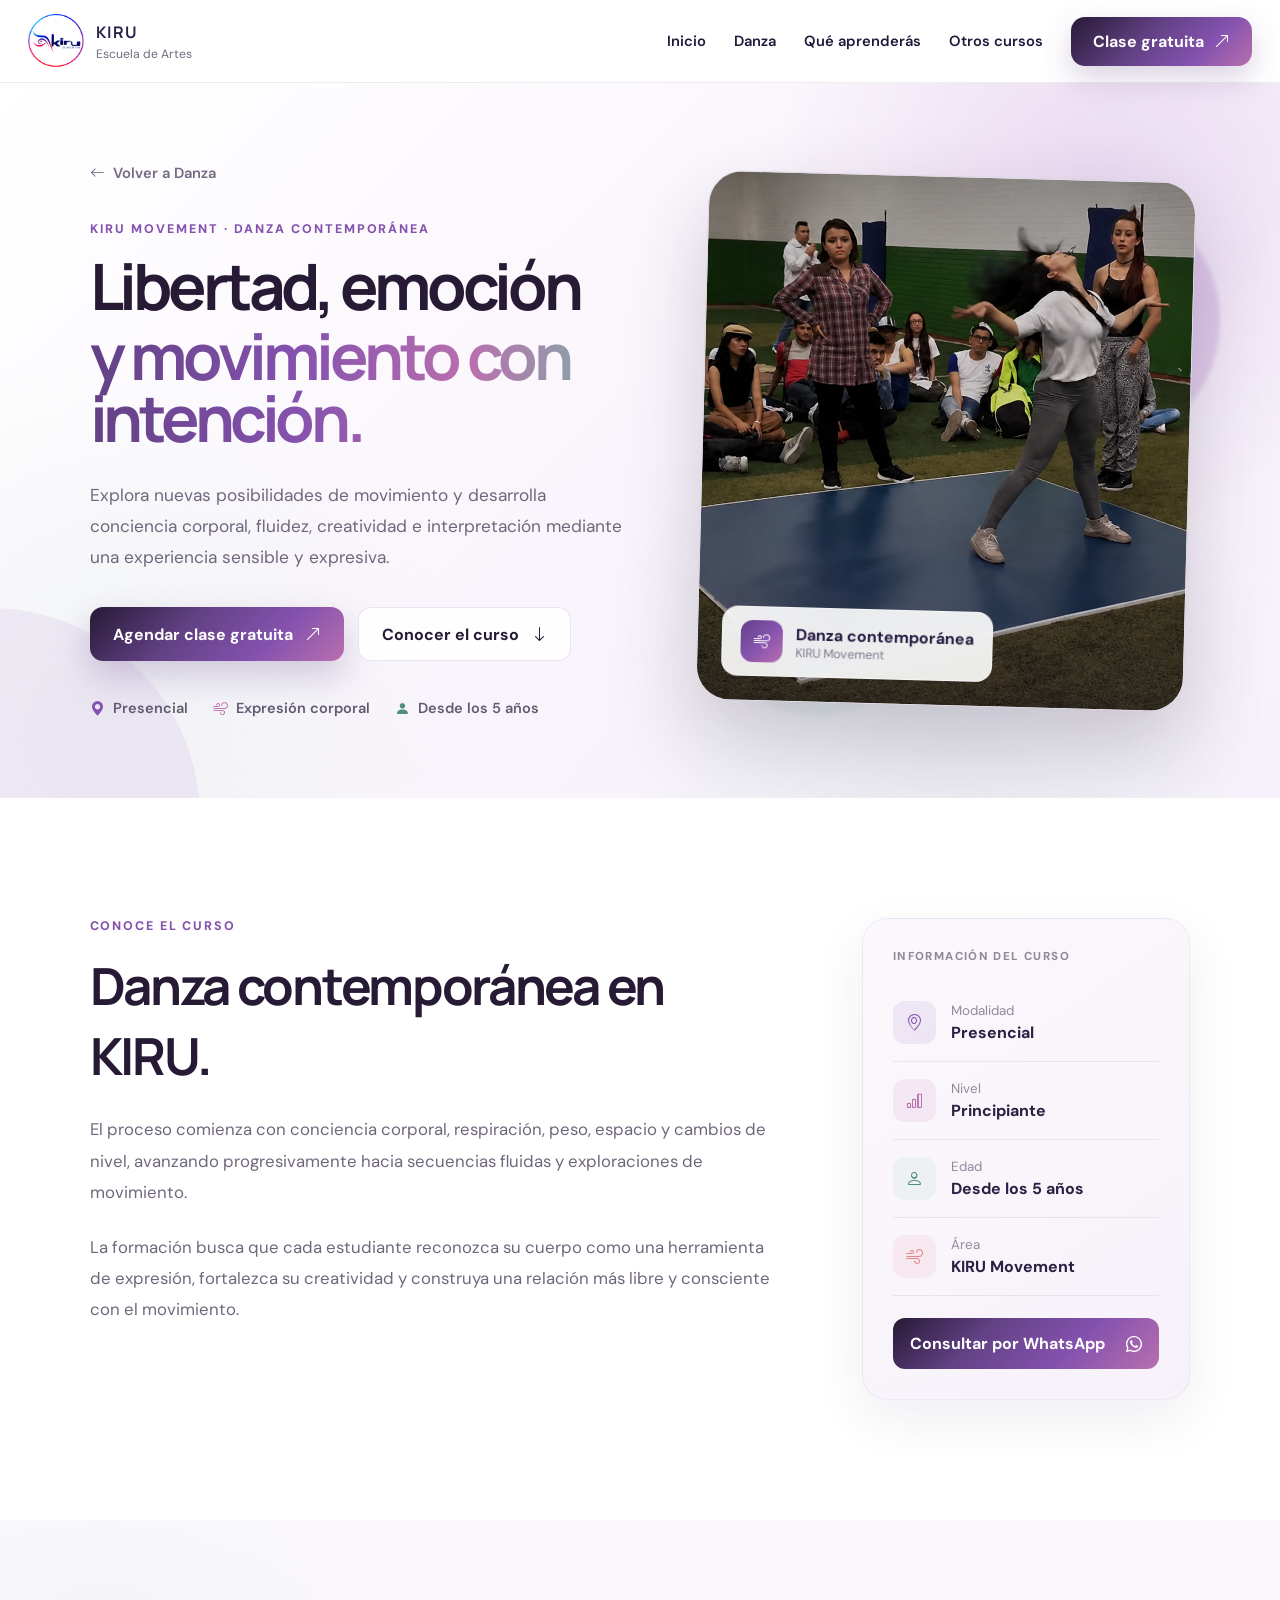
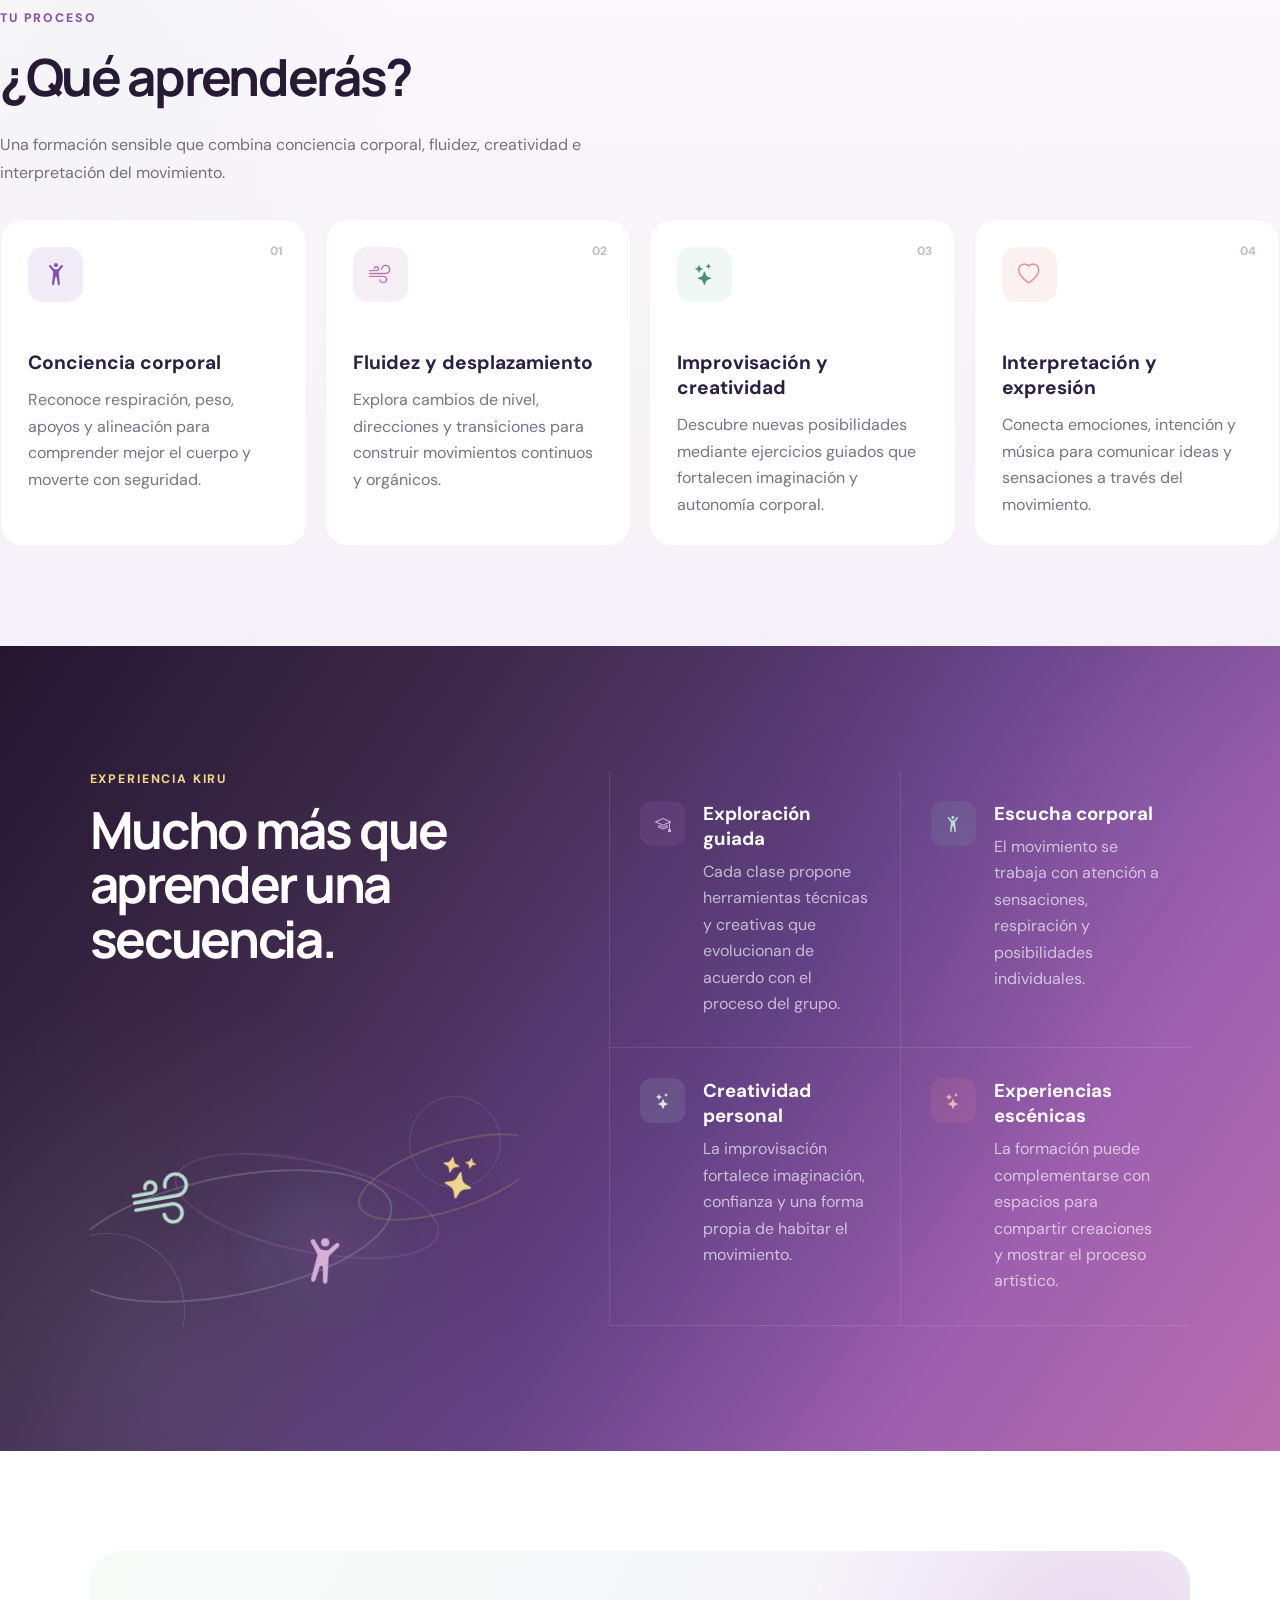
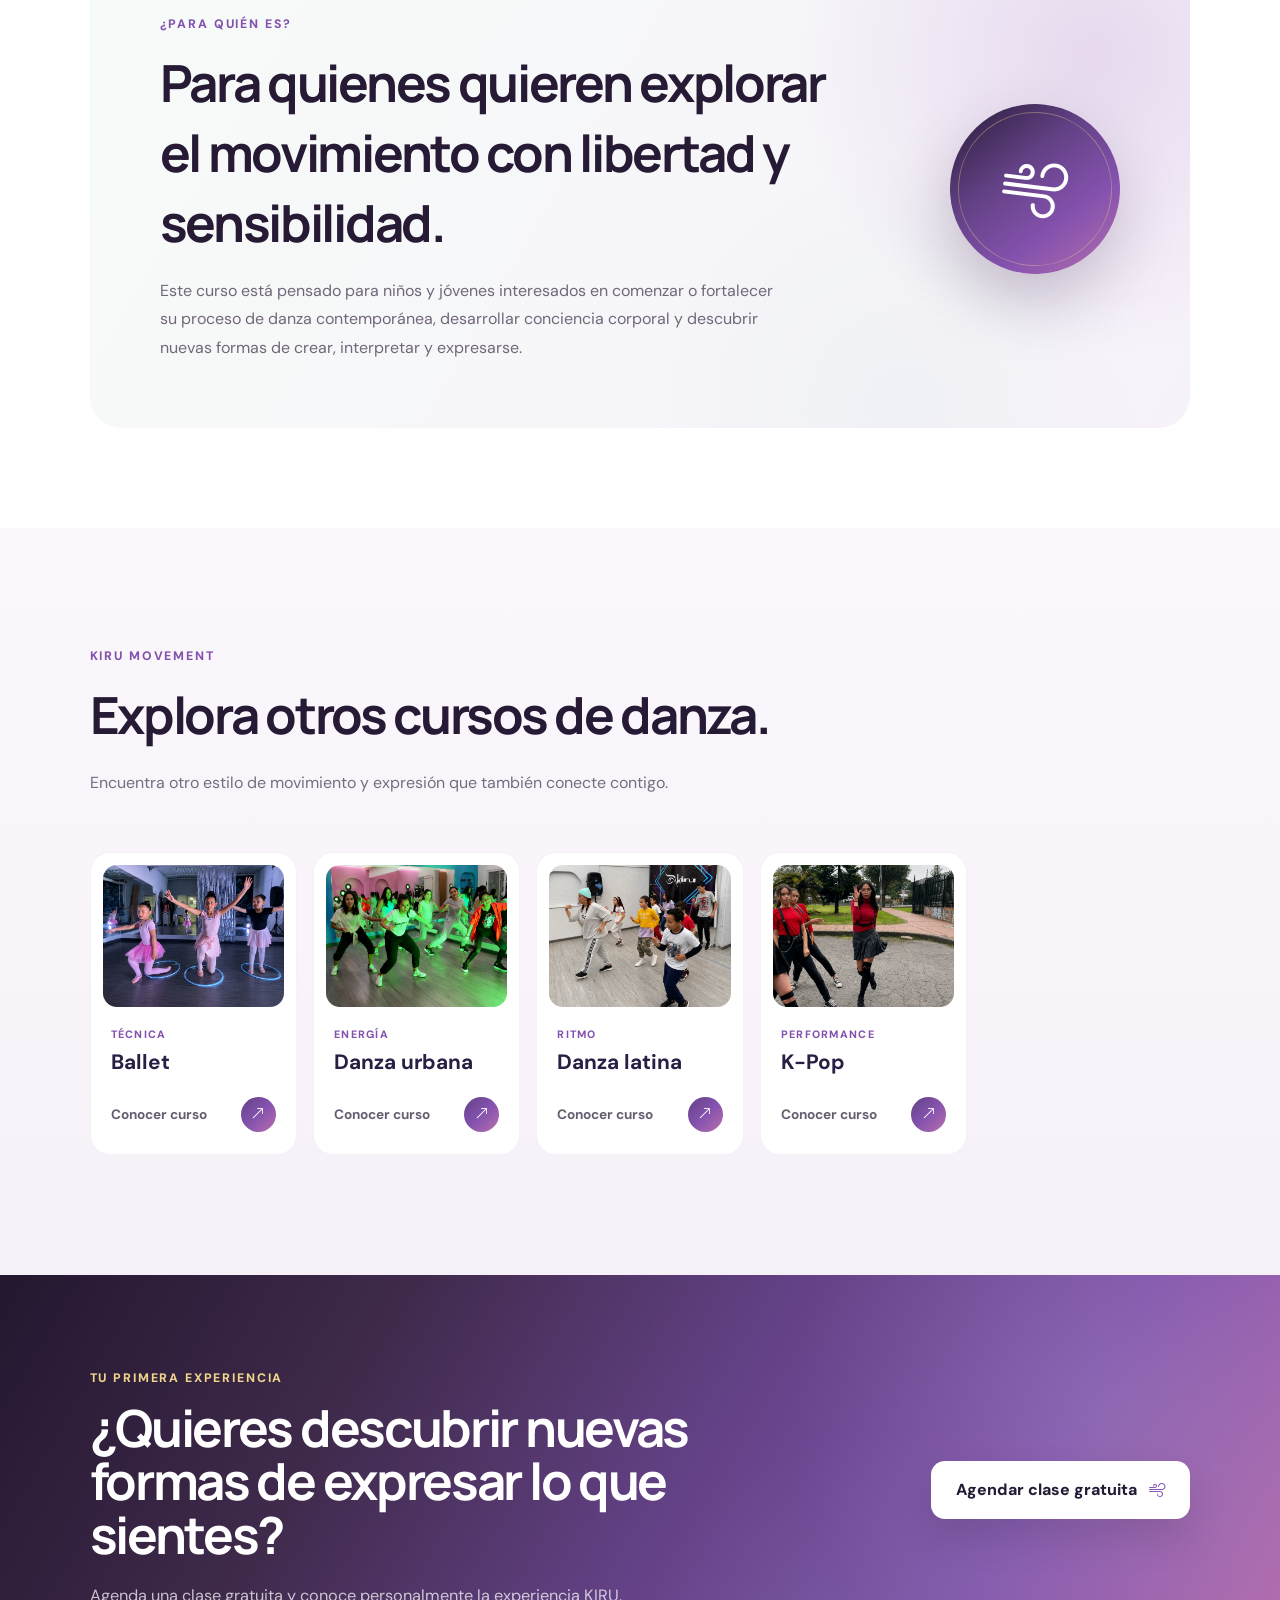
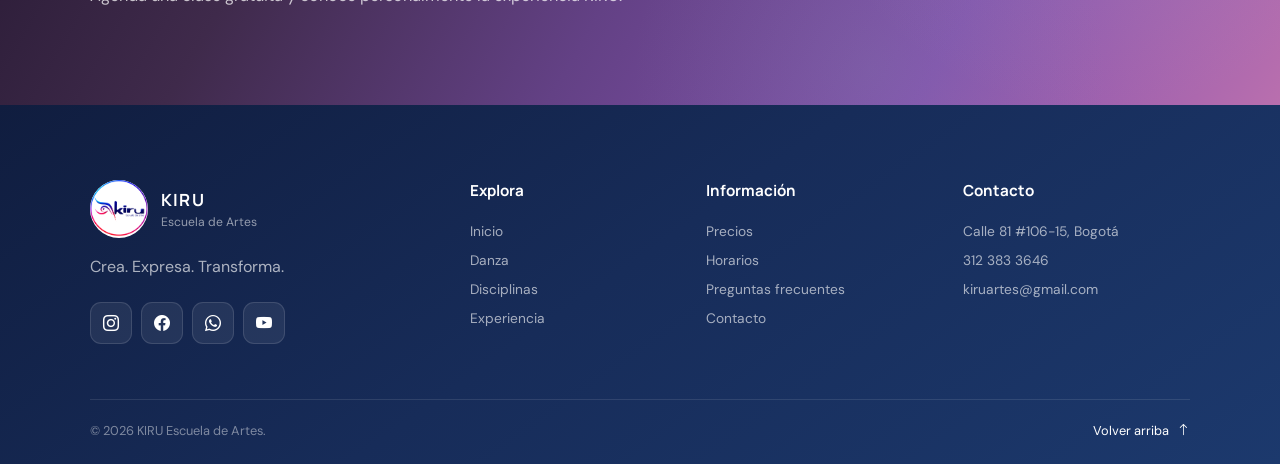
<file: paginas/cursos/danza-contemporanea.html>
<html lang="es">

<head>
    <meta charset="UTF-8">
    <meta name="viewport" content="width=device-width, initial-scale=1.0">

    <title>Danza contemporánea | KIRU Escuela de Artes</title>

    <meta
        name="description"
        content="Curso presencial de danza contemporánea en KIRU Escuela de Artes. Desarrolla conciencia corporal, fluidez, creatividad, interpretación y expresión mediante el movimiento."
    >

    <link rel="preconnect" href="https://fonts.googleapis.com">
    <link rel="preconnect" href="https://fonts.gstatic.com" crossorigin>

    <link
        href="https://fonts.googleapis.com/css2?family=DM+Sans:wght@400;500;600;700&family=Manrope:wght@400;500;600;700;800&display=swap"
        rel="stylesheet"
    >

    <link
        rel="stylesheet"
        href="https://cdn.jsdelivr.net/npm/bootstrap-icons@1.11.3/font/bootstrap-icons.min.css"
    >

    <link rel="stylesheet" href="../disciplinas.css">
</head>

<body class="course-page danza-contemporanea-course-page" id="top">


<!-- =============================================
HEADER
============================================= -->

<header class="discipline-header">

    <div class="discipline-nav">

        <a href="../../index.html" class="discipline-logo">

            <img
                src="../../img/logo.png"
                alt="KIRU Escuela de Artes"
            >

            <div>
                <strong>KIRU</strong>
                <span>Escuela de Artes</span>
            </div>

        </a>


        <nav class="discipline-menu" aria-label="Navegación del curso">

            <a href="../../index.html">
                Inicio
            </a>

            <a href="../danza.html">
                Danza
            </a>

            <a href="#aprenderas">
                Qué aprenderás
            </a>

            <a href="#otros-cursos">
                Otros cursos
            </a>

        </nav>


        <a
            href="https://wa.me/573123833646?text=Hola%2C%20quiero%20agendar%20una%20clase%20gratuita%20de%20Danza%20Contempor%C3%A1nea%20en%20KIRU."
            target="_blank"
            rel="noopener"
            class="course-header-cta"
        >
            Clase gratuita
            <i class="bi bi-arrow-up-right"></i>
        </a>

    </div>

</header>


<main>


<!-- =============================================
HERO
============================================= -->

<section class="course-hero danza-contemporanea-course-hero">

    <div class="course-hero-content">

        <a
            href="../danza.html#cursos"
            class="discipline-back"
        >
            <i class="bi bi-arrow-left"></i>
            Volver a Danza
        </a>


        <span class="course-eyebrow">
            KIRU MOVEMENT · DANZA CONTEMPORÁNEA
        </span>


        <h1>
            Libertad, emoción
            <span>y movimiento con intención.</span>
        </h1>


        <p>
            Explora nuevas posibilidades de movimiento y desarrolla
            conciencia corporal, fluidez, creatividad e interpretación
            mediante una experiencia sensible y expresiva.
        </p>


        <div class="course-hero-actions">

            <a
                href="https://wa.me/573123833646?text=Hola%2C%20quiero%20agendar%20una%20clase%20gratuita%20de%20Danza%20Contempor%C3%A1nea%20en%20KIRU."
                target="_blank"
                rel="noopener"
                class="discipline-btn primary"
            >
                Agendar clase gratuita
                <i class="bi bi-arrow-up-right"></i>
            </a>


            <a
                href="#curso"
                class="discipline-btn secondary"
            >
                Conocer el curso
                <i class="bi bi-arrow-down"></i>
            </a>

        </div>


        <div class="course-hero-details">

            <span>
                <i class="bi bi-geo-alt-fill"></i>
                Presencial
            </span>

            <span>
                <i class="bi bi-wind"></i>
                Expresión corporal
            </span>

            <span>
                <i class="bi bi-person-fill"></i>
                Desde los 5 años
            </span>

        </div>

    </div>


    <div class="course-hero-media">

        <div class="course-image-frame">

            <img
                src="../../img/danza-contemporanea.png"
                alt="Estudiantes de danza contemporánea en KIRU Escuela de Artes"
            >

            <div class="course-image-badge">

                <i class="bi bi-wind"></i>

                <div>
                    <strong>Danza contemporánea</strong>
                    <span>KIRU Movement</span>
                </div>

            </div>

        </div>

        <div class="course-media-shape course-media-shape-one"></div>
        <div class="course-media-shape course-media-shape-two"></div>

    </div>

</section>


<!-- =============================================
CONOCE EL CURSO
============================================= -->

<section
    class="course-overview"
    id="curso"
>

    <div class="course-overview-main">

        <span class="course-section-label">
            CONOCE EL CURSO
        </span>

        <h2>
            Danza contemporánea en KIRU.
        </h2>

        <p>
            El proceso comienza con conciencia corporal, respiración,
            peso, espacio y cambios de nivel, avanzando progresivamente
            hacia secuencias fluidas y exploraciones de movimiento.
        </p>

        <p>
            La formación busca que cada estudiante reconozca su cuerpo
            como una herramienta de expresión, fortalezca su creatividad
            y construya una relación más libre y consciente con el movimiento.
        </p>

    </div>


    <aside class="course-info-card">

        <span>
            INFORMACIÓN DEL CURSO
        </span>


        <div class="course-info-item">

            <i class="bi bi-geo-alt"></i>

            <div>
                <small>Modalidad</small>
                <strong>Presencial</strong>
            </div>

        </div>


        <div class="course-info-item">

            <i class="bi bi-bar-chart"></i>

            <div>
                <small>Nivel</small>
                <strong>Principiante</strong>
            </div>

        </div>


        <div class="course-info-item">

            <i class="bi bi-person"></i>

            <div>
                <small>Edad</small>
                <strong>Desde los 5 años</strong>
            </div>

        </div>


        <div class="course-info-item">

            <i class="bi bi-wind"></i>

            <div>
                <small>Área</small>
                <strong>KIRU Movement</strong>
            </div>

        </div>


        <a
            href="https://wa.me/573123833646?text=Hola%2C%20estoy%20interesado%2Fa%20en%20el%20curso%20de%20Danza%20Contempor%C3%A1nea%20de%20KIRU.%20Quisiera%20recibir%20informaci%C3%B3n."
            target="_blank"
            rel="noopener"
        >
            Consultar por WhatsApp
            <i class="bi bi-whatsapp"></i>
        </a>

    </aside>

</section>


<!-- =============================================
QUÉ APRENDERÁS
============================================= -->

<section
    class="course-learning"
    id="aprenderas"
>

    <div class="course-section-heading">

        <span>
            TU PROCESO
        </span>

        <h2>
            ¿Qué aprenderás?
        </h2>

        <p>
            Una formación sensible que combina conciencia corporal,
            fluidez, creatividad e interpretación del movimiento.
        </p>

    </div>


    <div class="course-learning-grid">


        <article>

            <span>01</span>

            <i class="bi bi-person-arms-up"></i>

            <h3>
                Conciencia corporal
            </h3>

            <p>
                Reconoce respiración, peso, apoyos y alineación para
                comprender mejor el cuerpo y moverte con seguridad.
            </p>

        </article>


        <article>

            <span>02</span>

            <i class="bi bi-wind"></i>

            <h3>
                Fluidez y desplazamiento
            </h3>

            <p>
                Explora cambios de nivel, direcciones y transiciones
                para construir movimientos continuos y orgánicos.
            </p>

        </article>


        <article>

            <span>03</span>

            <i class="bi bi-stars"></i>

            <h3>
                Improvisación y creatividad
            </h3>

            <p>
                Descubre nuevas posibilidades mediante ejercicios guiados
                que fortalecen imaginación y autonomía corporal.
            </p>

        </article>


        <article>

            <span>04</span>

            <i class="bi bi-heart"></i>

            <h3>
                Interpretación y expresión
            </h3>

            <p>
                Conecta emociones, intención y música para comunicar
                ideas y sensaciones a través del movimiento.
            </p>

        </article>

    </div>

</section>


<!-- =============================================
EXPERIENCIA KIRU
============================================= -->

<section class="course-features">

    <div class="course-features-intro">

        <span>
            EXPERIENCIA KIRU
        </span>

        <h2>
            Mucho más que aprender una secuencia.
        </h2>


        <div
            class="contemporary-feature-art"
            aria-hidden="true"
        >

            <div class="contemporary-flow flow-one"></div>
            <div class="contemporary-flow flow-two"></div>
            <div class="contemporary-flow flow-three"></div>

            <i class="bi bi-wind contemporary-icon-one"></i>
            <i class="bi bi-person-arms-up contemporary-icon-two"></i>
            <i class="bi bi-stars contemporary-icon-three"></i>

            <div class="contemporary-feature-shape shape-one"></div>
            <div class="contemporary-feature-shape shape-two"></div>

        </div>

    </div>


    <div class="course-features-list">


        <article>

            <i class="bi bi-mortarboard"></i>

            <div>

                <h3>
                    Exploración guiada
                </h3>

                <p>
                    Cada clase propone herramientas técnicas y creativas
                    que evolucionan de acuerdo con el proceso del grupo.
                </p>

            </div>

        </article>


        <article>

            <i class="bi bi-person-arms-up"></i>

            <div>

                <h3>
                    Escucha corporal
                </h3>

                <p>
                    El movimiento se trabaja con atención a sensaciones,
                    respiración y posibilidades individuales.
                </p>

            </div>

        </article>


        <article>

            <i class="bi bi-stars"></i>

            <div>

                <h3>
                    Creatividad personal
                </h3>

                <p>
                    La improvisación fortalece imaginación, confianza
                    y una forma propia de habitar el movimiento.
                </p>

            </div>

        </article>


        <article>

            <i class="bi bi-stars"></i>

            <div>

                <h3>
                    Experiencias escénicas
                </h3>

                <p>
                    La formación puede complementarse con espacios para
                    compartir creaciones y mostrar el proceso artístico.
                </p>

            </div>

        </article>

    </div>

</section>


<!-- =============================================
PARA QUIÉN
============================================= -->

<section class="course-audience">

    <div class="course-audience-card">

        <div>

            <span>
                ¿PARA QUIÉN ES?
            </span>

            <h2>
                Para quienes quieren explorar
                el movimiento con libertad y sensibilidad.
            </h2>

            <p>
                Este curso está pensado para niños y jóvenes interesados
                en comenzar o fortalecer su proceso de danza contemporánea,
                desarrollar conciencia corporal y descubrir nuevas formas
                de crear, interpretar y expresarse.
            </p>

        </div>


        <div class="course-audience-icon">
            <i class="bi bi-wind"></i>
        </div>

    </div>

</section>


<!-- =============================================
OTROS CURSOS
============================================= -->

<section
    class="other-courses"
    id="otros-cursos"
>

    <div class="course-section-heading">

        <span>
            KIRU MOVEMENT
        </span>

        <h2>
            Explora otros cursos de danza.
        </h2>

        <p>
            Encuentra otro estilo de movimiento y expresión
            que también conecte contigo.
        </p>

    </div>


    <div class="other-courses-grid">


        <a
            href="ballet.html"
            class="other-course-card"
        >

            <div class="other-course-image">
                <img
                    src="../../img/ballet.png"
                    alt="Curso de ballet KIRU"
                >
            </div>

            <span>
                TÉCNICA
            </span>

            <h3>
                Ballet
            </h3>

            <div>
                Conocer curso
                <i class="bi bi-arrow-up-right"></i>
            </div>

        </a>


        <a
            href="danza-urbana.html"
            class="other-course-card"
        >

            <div class="other-course-image">
                <img
                    src="../../img/danza-urbana.png"
                    alt="Curso de danza urbana KIRU"
                >
            </div>

            <span>
                ENERGÍA
            </span>

            <h3>
                Danza urbana
            </h3>

            <div>
                Conocer curso
                <i class="bi bi-arrow-up-right"></i>
            </div>

        </a>


        <a
            href="danza-latina.html"
            class="other-course-card"
        >

            <div class="other-course-image">
                <img
                    src="../../img/danza-latina.png"
                    alt="Curso de danza latina KIRU"
                >
            </div>

            <span>
                RITMO
            </span>

            <h3>
                Danza latina
            </h3>

            <div>
                Conocer curso
                <i class="bi bi-arrow-up-right"></i>
            </div>

        </a>


        <a
            href="kpop.html"
            class="other-course-card"
        >

            <div class="other-course-image">
                <img
                    src="../../img/k-pop.png"
                    alt="Curso de K-Pop KIRU"
                >
            </div>

            <span>
                PERFORMANCE
            </span>

            <h3>
                K-Pop
            </h3>

            <div>
                Conocer curso
                <i class="bi bi-arrow-up-right"></i>
            </div>

        </a>

    </div>

</section>


<!-- =============================================
CTA
============================================= -->

<section class="course-cta">

    <div>

        <span>
            TU PRIMERA EXPERIENCIA
        </span>

        <h2>
            ¿Quieres descubrir nuevas formas
            de expresar lo que sientes?
        </h2>

        <p>
            Agenda una clase gratuita y conoce
            personalmente la experiencia KIRU.
        </p>

    </div>


    <a
        href="https://wa.me/573123833646?text=Hola%2C%20quiero%20agendar%20una%20clase%20gratuita%20de%20Danza%20Contempor%C3%A1nea%20en%20KIRU."
        target="_blank"
        rel="noopener"
        class="discipline-cta-button"
    >
        Agendar clase gratuita
        <i class="bi bi-wind"></i>
    </a>

</section>


</main>


<!-- =============================================
FOOTER
============================================= -->

<footer class="discipline-footer">

    <div class="discipline-footer-main">

        <div class="discipline-footer-brand">

            <a href="../../index.html">

                <img
                    src="../../img/logo.png"
                    alt="KIRU Escuela de Artes"
                >

                <div>
                    <strong>KIRU</strong>
                    <span>Escuela de Artes</span>
                </div>

            </a>

            <p>
                Crea. Expresa. Transforma.
            </p>


            <div class="discipline-footer-socials">

                <a
                    href="https://www.instagram.com/kiru.artes/"
                    target="_blank"
                    rel="noopener"
                    aria-label="Instagram"
                >
                    <i class="bi bi-instagram"></i>
                </a>

                <a
                    href="https://www.facebook.com/kirusartes/"
                    target="_blank"
                    rel="noopener"
                    aria-label="Facebook"
                >
                    <i class="bi bi-facebook"></i>
                </a>

                <a
                    href="https://wa.me/573123833646"
                    target="_blank"
                    rel="noopener"
                    aria-label="WhatsApp"
                >
                    <i class="bi bi-whatsapp"></i>
                </a>

                <a
                    href="https://www.youtube.com/@KiruEscueladeArtes"
                    target="_blank"
                    rel="noopener"
                    aria-label="YouTube"
                >
                    <i class="bi bi-youtube"></i>
                </a>

            </div>

        </div>


        <div class="discipline-footer-column">

            <h3>Explora</h3>

            <a href="../../index.html">
                Inicio
            </a>

            <a href="../danza.html">
                Danza
            </a>

            <a href="../../index.html#disciplinas">
                Disciplinas
            </a>

            <a href="../../index.html#experiencia">
                Experiencia
            </a>

        </div>


        <div class="discipline-footer-column">

            <h3>Información</h3>

            <a href="../../index.html#precios">
                Precios
            </a>

            <a href="../../index.html#horarios">
                Horarios
            </a>

            <a href="../../index.html#preguntas">
                Preguntas frecuentes
            </a>

            <a href="../../index.html#contacto">
                Contacto
            </a>

        </div>


        <div class="discipline-footer-column">

            <h3>Contacto</h3>

            <a
                href="https://maps.google.com/?q=Calle+81+%23106-15+Bogotá"
                target="_blank"
                rel="noopener"
            >
                Calle 81 #106-15, Bogotá
            </a>

            <a href="tel:+573123833646">
                312 383 3646
            </a>

            <a href="mailto:kiruartes@gmail.com">
                kiruartes@gmail.com
            </a>

        </div>

    </div>


    <div class="discipline-footer-bottom">

        <span>
            © 2026 KIRU Escuela de Artes.
        </span>

        <a href="#top">
            Volver arriba
            <i class="bi bi-arrow-up"></i>
        </a>

    </div>

</footer>


<script src="../disciplinas.js"></script>
</file>
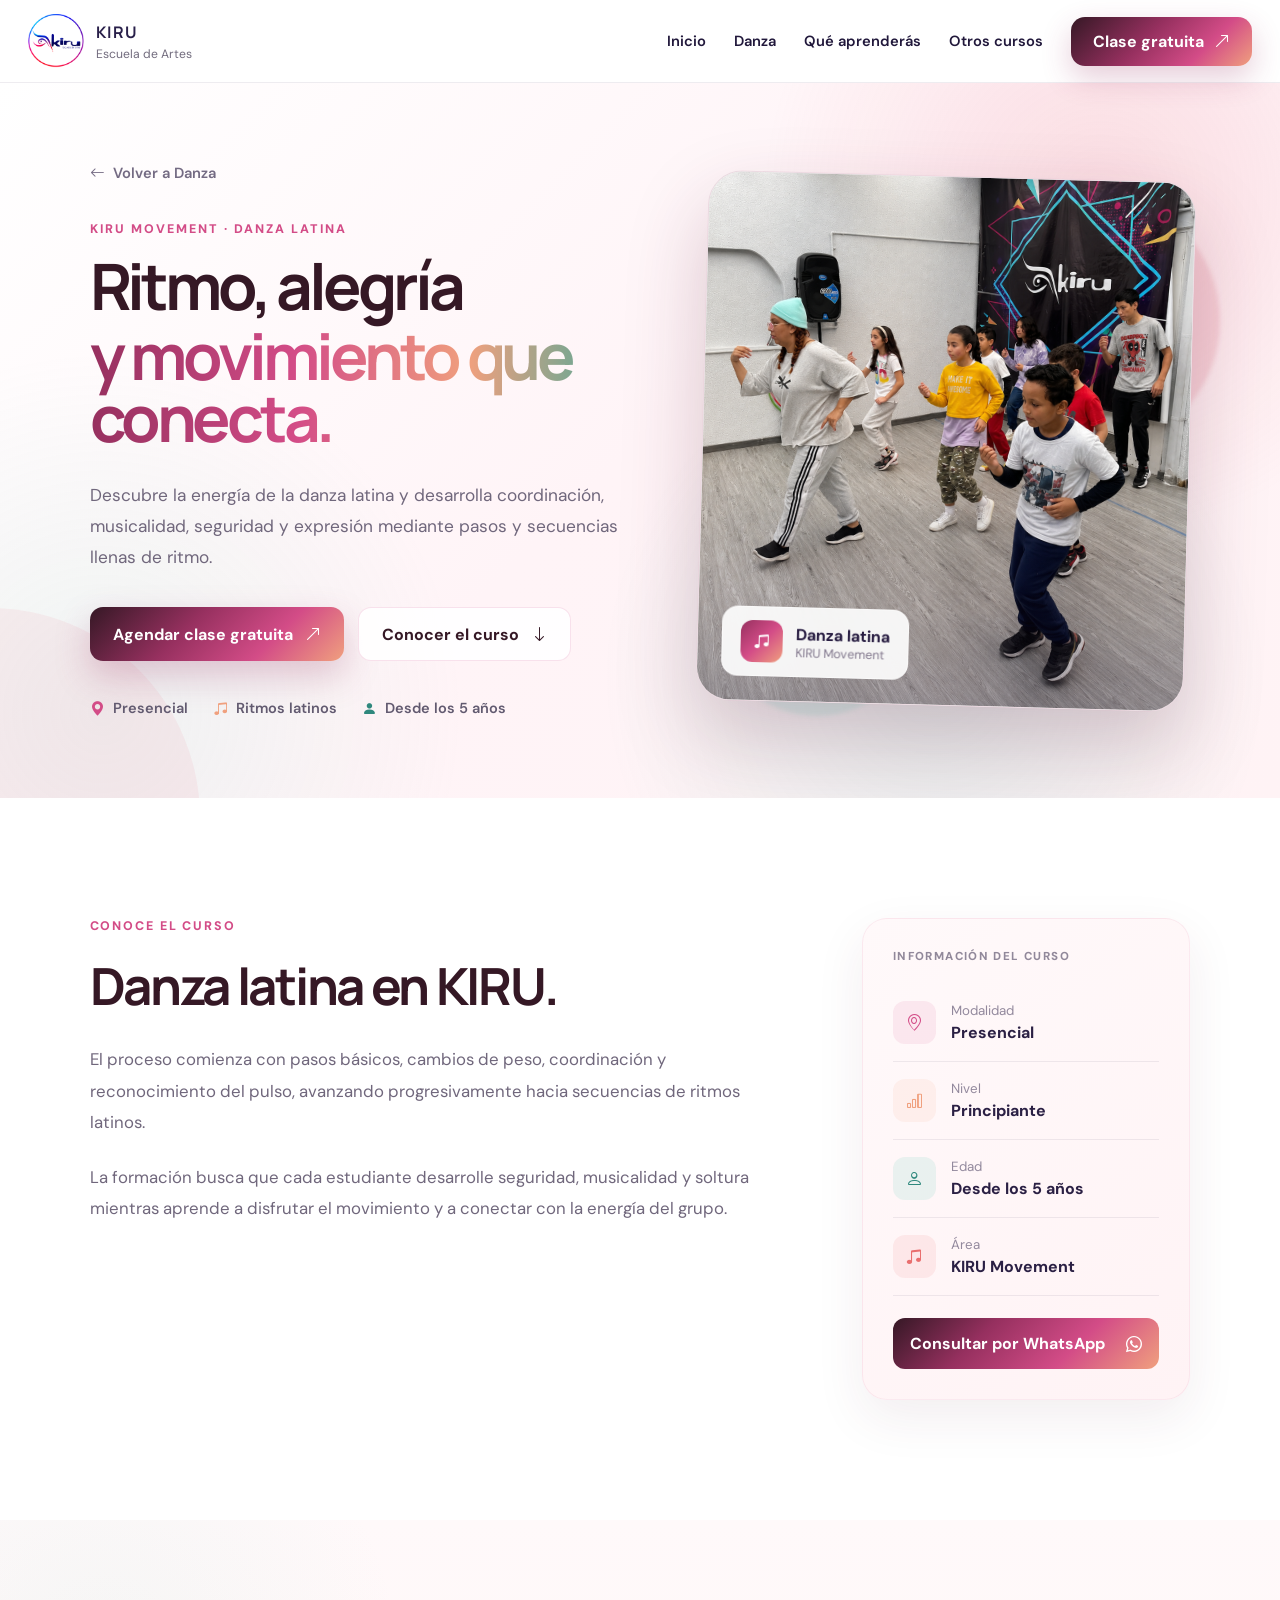
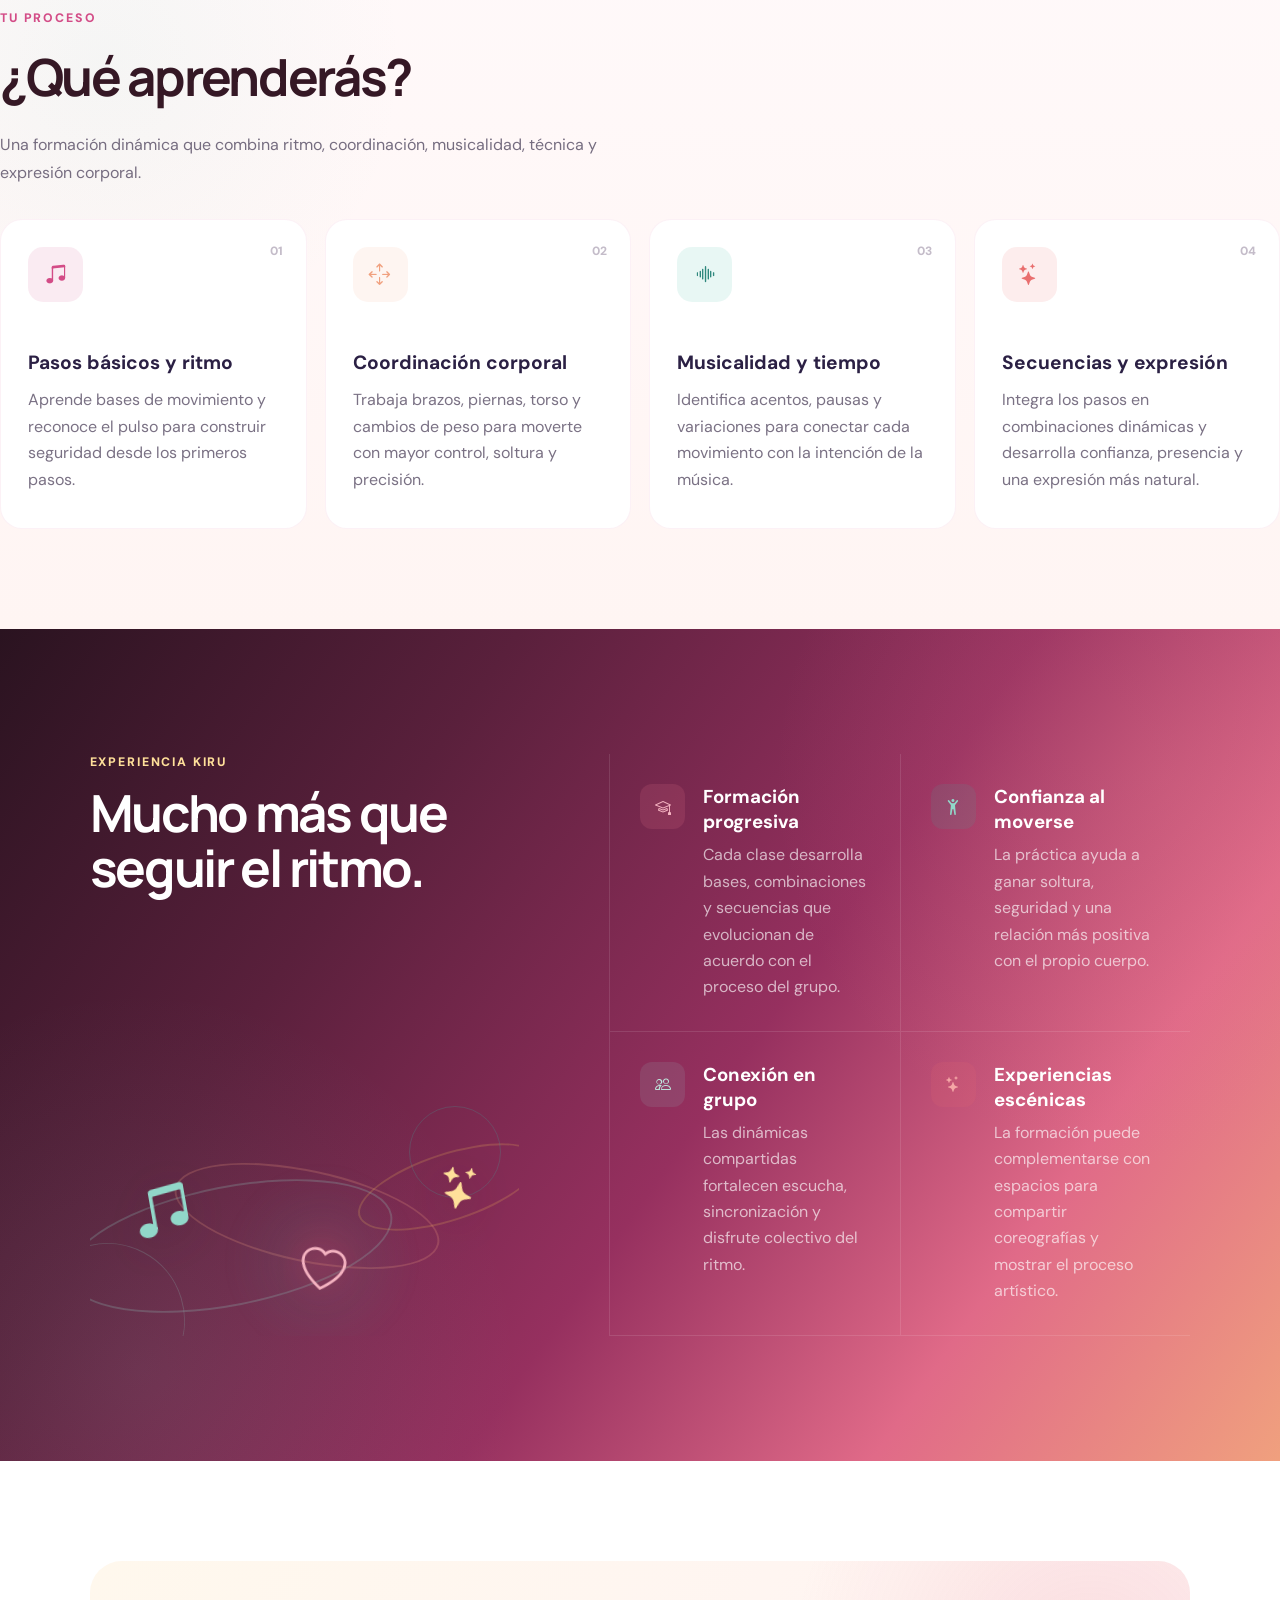
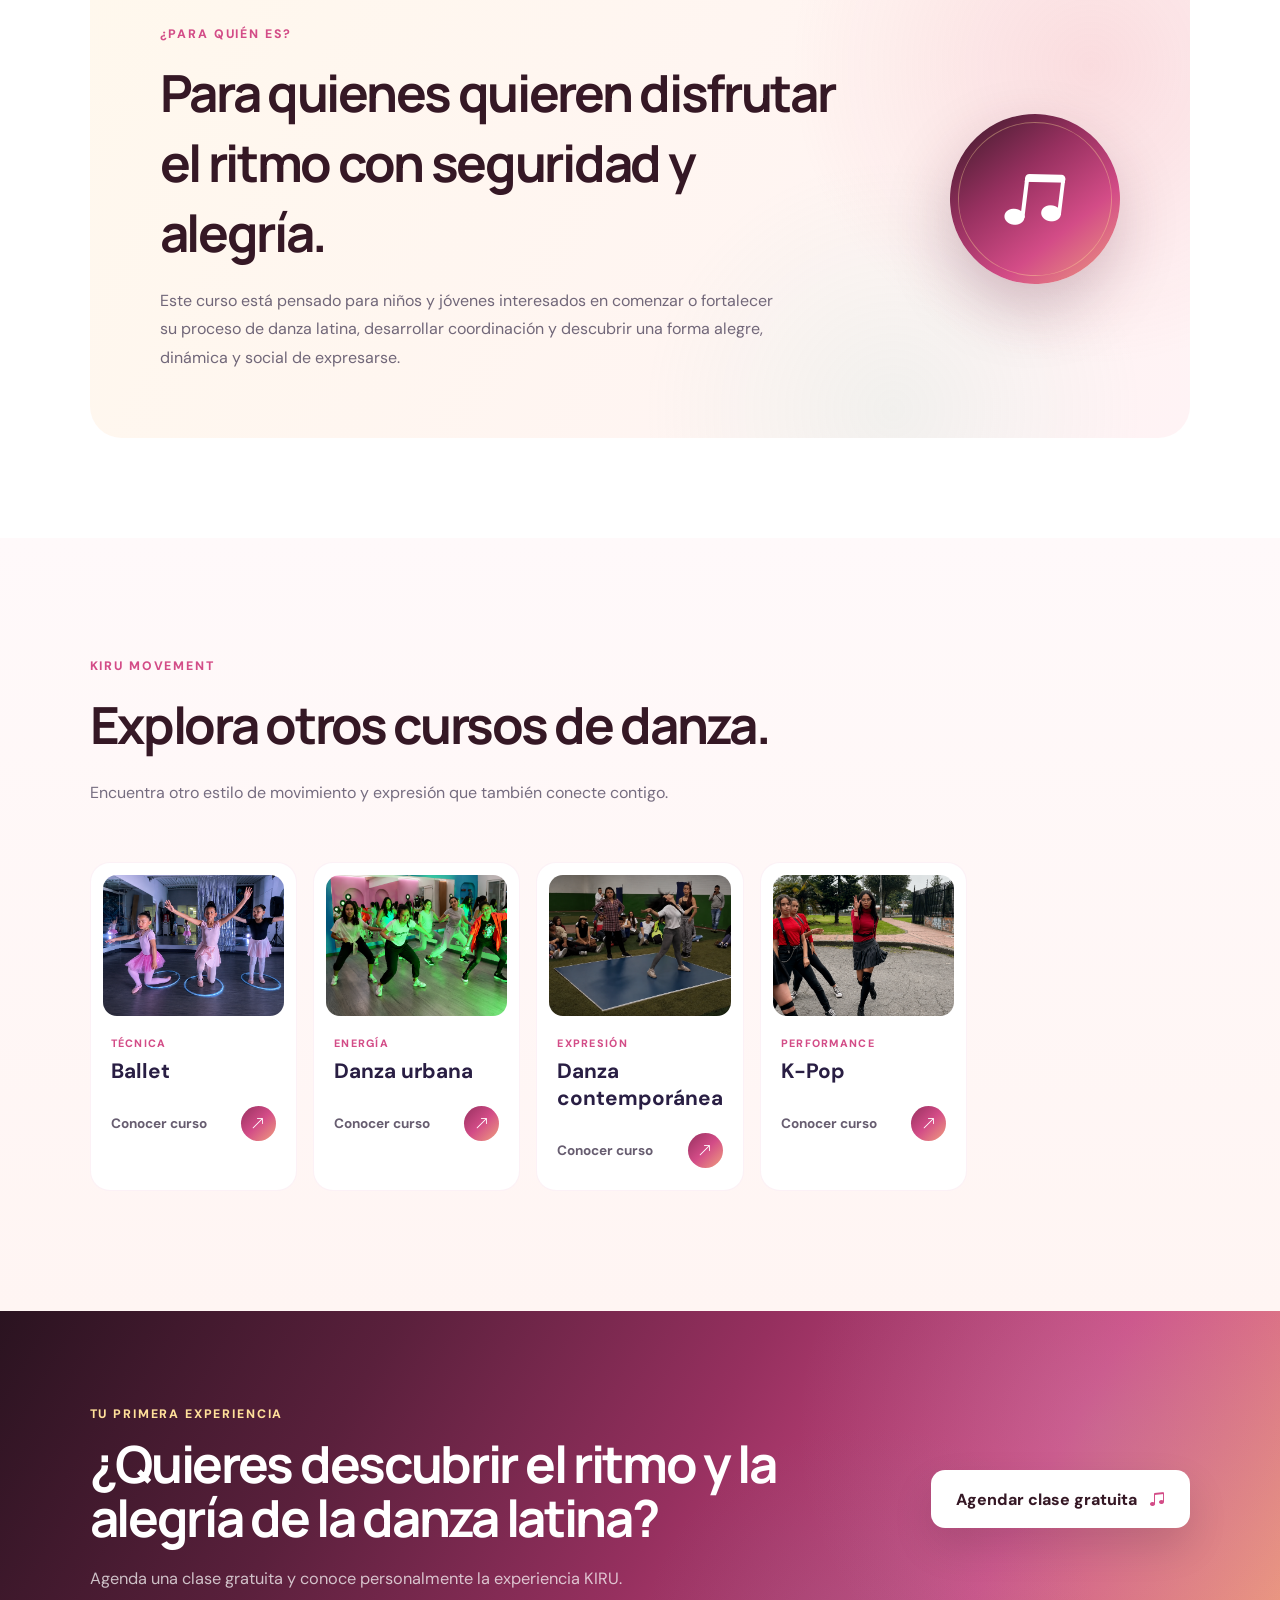
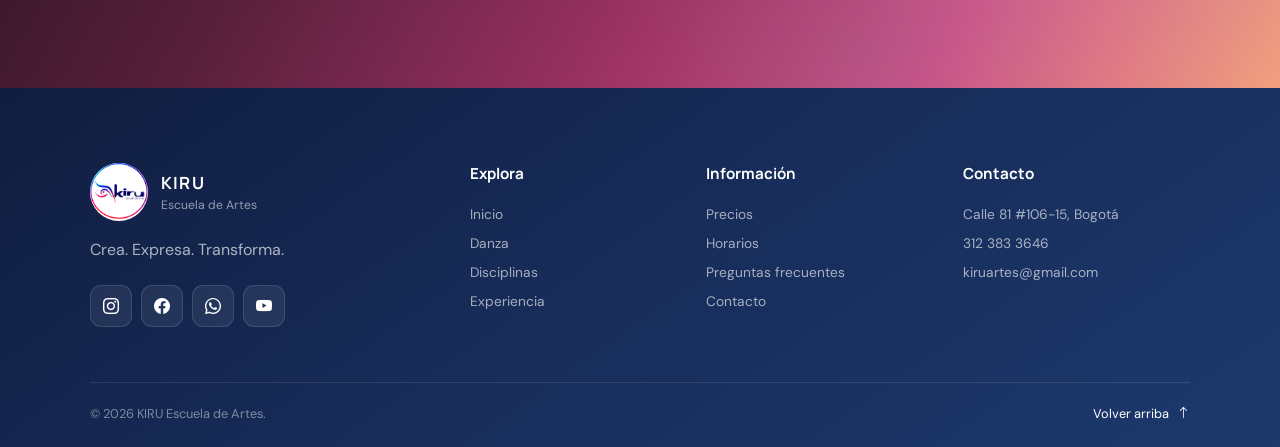
<file: paginas/cursos/danza-latina.html>
<html lang="es">

<head>
    <meta charset="UTF-8">
    <meta name="viewport" content="width=device-width, initial-scale=1.0">

    <title>Danza latina | KIRU Escuela de Artes</title>

    <meta
        name="description"
        content="Curso presencial de danza latina en KIRU Escuela de Artes. Desarrolla ritmo, coordinación, musicalidad, expresión y seguridad mediante movimientos y secuencias latinas."
    >

    <link rel="preconnect" href="https://fonts.googleapis.com">
    <link rel="preconnect" href="https://fonts.gstatic.com" crossorigin>

    <link
        href="https://fonts.googleapis.com/css2?family=DM+Sans:wght@400;500;600;700&family=Manrope:wght@400;500;600;700;800&display=swap"
        rel="stylesheet"
    >

    <link
        rel="stylesheet"
        href="https://cdn.jsdelivr.net/npm/bootstrap-icons@1.11.3/font/bootstrap-icons.min.css"
    >

    <link rel="stylesheet" href="../disciplinas.css">
</head>

<body class="course-page danza-latina-course-page" id="top">


<!-- =============================================
HEADER
============================================= -->

<header class="discipline-header">

    <div class="discipline-nav">

        <a href="../../index.html" class="discipline-logo">

            <img
                src="../../img/logo.png"
                alt="KIRU Escuela de Artes"
            >

            <div>
                <strong>KIRU</strong>
                <span>Escuela de Artes</span>
            </div>

        </a>


        <nav class="discipline-menu" aria-label="Navegación del curso">

            <a href="../../index.html">
                Inicio
            </a>

            <a href="../danza.html">
                Danza
            </a>

            <a href="#aprenderas">
                Qué aprenderás
            </a>

            <a href="#otros-cursos">
                Otros cursos
            </a>

        </nav>


        <a
            href="https://wa.me/573123833646?text=Hola%2C%20quiero%20agendar%20una%20clase%20gratuita%20de%20Danza%20Latina%20en%20KIRU."
            target="_blank"
            rel="noopener"
            class="course-header-cta"
        >
            Clase gratuita
            <i class="bi bi-arrow-up-right"></i>
        </a>

    </div>

</header>


<main>


<!-- =============================================
HERO
============================================= -->

<section class="course-hero danza-latina-course-hero">

    <div class="course-hero-content">

        <a
            href="../danza.html#cursos"
            class="discipline-back"
        >
            <i class="bi bi-arrow-left"></i>
            Volver a Danza
        </a>


        <span class="course-eyebrow">
            KIRU MOVEMENT · DANZA LATINA
        </span>


        <h1>
            Ritmo, alegría
            <span>y movimiento que conecta.</span>
        </h1>


        <p>
            Descubre la energía de la danza latina y desarrolla
            coordinación, musicalidad, seguridad y expresión
            mediante pasos y secuencias llenas de ritmo.
        </p>


        <div class="course-hero-actions">

            <a
                href="https://wa.me/573123833646?text=Hola%2C%20quiero%20agendar%20una%20clase%20gratuita%20de%20Danza%20Latina%20en%20KIRU."
                target="_blank"
                rel="noopener"
                class="discipline-btn primary"
            >
                Agendar clase gratuita
                <i class="bi bi-arrow-up-right"></i>
            </a>


            <a
                href="#curso"
                class="discipline-btn secondary"
            >
                Conocer el curso
                <i class="bi bi-arrow-down"></i>
            </a>

        </div>


        <div class="course-hero-details">

            <span>
                <i class="bi bi-geo-alt-fill"></i>
                Presencial
            </span>

            <span>
                <i class="bi bi-music-note-beamed"></i>
                Ritmos latinos
            </span>

            <span>
                <i class="bi bi-person-fill"></i>
                Desde los 5 años
            </span>

        </div>

    </div>


    <div class="course-hero-media">

        <div class="course-image-frame">

            <img
                src="../../img/danza-latina.png"
                alt="Estudiantes de danza latina en KIRU Escuela de Artes"
            >

            <div class="course-image-badge">

                <i class="bi bi-music-note-beamed"></i>

                <div>
                    <strong>Danza latina</strong>
                    <span>KIRU Movement</span>
                </div>

            </div>

        </div>

        <div class="course-media-shape course-media-shape-one"></div>
        <div class="course-media-shape course-media-shape-two"></div>

    </div>

</section>


<!-- =============================================
CONOCE EL CURSO
============================================= -->

<section
    class="course-overview"
    id="curso"
>

    <div class="course-overview-main">

        <span class="course-section-label">
            CONOCE EL CURSO
        </span>

        <h2>
            Danza latina en KIRU.
        </h2>

        <p>
            El proceso comienza con pasos básicos, cambios de peso,
            coordinación y reconocimiento del pulso, avanzando
            progresivamente hacia secuencias de ritmos latinos.
        </p>

        <p>
            La formación busca que cada estudiante desarrolle seguridad,
            musicalidad y soltura mientras aprende a disfrutar el movimiento
            y a conectar con la energía del grupo.
        </p>

    </div>


    <aside class="course-info-card">

        <span>
            INFORMACIÓN DEL CURSO
        </span>


        <div class="course-info-item">

            <i class="bi bi-geo-alt"></i>

            <div>
                <small>Modalidad</small>
                <strong>Presencial</strong>
            </div>

        </div>


        <div class="course-info-item">

            <i class="bi bi-bar-chart"></i>

            <div>
                <small>Nivel</small>
                <strong>Principiante</strong>
            </div>

        </div>


        <div class="course-info-item">

            <i class="bi bi-person"></i>

            <div>
                <small>Edad</small>
                <strong>Desde los 5 años</strong>
            </div>

        </div>


        <div class="course-info-item">

            <i class="bi bi-music-note-beamed"></i>

            <div>
                <small>Área</small>
                <strong>KIRU Movement</strong>
            </div>

        </div>


        <a
            href="https://wa.me/573123833646?text=Hola%2C%20estoy%20interesado%2Fa%20en%20el%20curso%20de%20Danza%20Latina%20de%20KIRU.%20Quisiera%20recibir%20informaci%C3%B3n."
            target="_blank"
            rel="noopener"
        >
            Consultar por WhatsApp
            <i class="bi bi-whatsapp"></i>
        </a>

    </aside>

</section>


<!-- =============================================
QUÉ APRENDERÁS
============================================= -->

<section
    class="course-learning"
    id="aprenderas"
>

    <div class="course-section-heading">

        <span>
            TU PROCESO
        </span>

        <h2>
            ¿Qué aprenderás?
        </h2>

        <p>
            Una formación dinámica que combina ritmo, coordinación,
            musicalidad, técnica y expresión corporal.
        </p>

    </div>


    <div class="course-learning-grid">


        <article>

            <span>01</span>

            <i class="bi bi-music-note-beamed"></i>

            <h3>
                Pasos básicos y ritmo
            </h3>

            <p>
                Aprende bases de movimiento y reconoce el pulso
                para construir seguridad desde los primeros pasos.
            </p>

        </article>


        <article>

            <span>02</span>

            <i class="bi bi-arrows-move"></i>

            <h3>
                Coordinación corporal
            </h3>

            <p>
                Trabaja brazos, piernas, torso y cambios de peso
                para moverte con mayor control, soltura y precisión.
            </p>

        </article>


        <article>

            <span>03</span>

            <i class="bi bi-soundwave"></i>

            <h3>
                Musicalidad y tiempo
            </h3>

            <p>
                Identifica acentos, pausas y variaciones para conectar
                cada movimiento con la intención de la música.
            </p>

        </article>


        <article>

            <span>04</span>

            <i class="bi bi-stars"></i>

            <h3>
                Secuencias y expresión
            </h3>

            <p>
                Integra los pasos en combinaciones dinámicas y desarrolla
                confianza, presencia y una expresión más natural.
            </p>

        </article>

    </div>

</section>


<!-- =============================================
EXPERIENCIA KIRU
============================================= -->

<section class="course-features">

    <div class="course-features-intro">

        <span>
            EXPERIENCIA KIRU
        </span>

        <h2>
            Mucho más que seguir el ritmo.
        </h2>


        <div
            class="latin-feature-art"
            aria-hidden="true"
        >

            <div class="latin-rhythm rhythm-one"></div>
            <div class="latin-rhythm rhythm-two"></div>
            <div class="latin-rhythm rhythm-three"></div>

            <i class="bi bi-music-note-beamed latin-icon-one"></i>
            <i class="bi bi-heart latin-icon-two"></i>
            <i class="bi bi-stars latin-icon-three"></i>

            <div class="latin-feature-shape shape-one"></div>
            <div class="latin-feature-shape shape-two"></div>

        </div>

    </div>


    <div class="course-features-list">


        <article>

            <i class="bi bi-mortarboard"></i>

            <div>

                <h3>
                    Formación progresiva
                </h3>

                <p>
                    Cada clase desarrolla bases, combinaciones y secuencias
                    que evolucionan de acuerdo con el proceso del grupo.
                </p>

            </div>

        </article>


        <article>

            <i class="bi bi-person-arms-up"></i>

            <div>

                <h3>
                    Confianza al moverse
                </h3>

                <p>
                    La práctica ayuda a ganar soltura, seguridad y una
                    relación más positiva con el propio cuerpo.
                </p>

            </div>

        </article>


        <article>

            <i class="bi bi-people"></i>

            <div>

                <h3>
                    Conexión en grupo
                </h3>

                <p>
                    Las dinámicas compartidas fortalecen escucha,
                    sincronización y disfrute colectivo del ritmo.
                </p>

            </div>

        </article>


        <article>

            <i class="bi bi-stars"></i>

            <div>

                <h3>
                    Experiencias escénicas
                </h3>

                <p>
                    La formación puede complementarse con espacios para
                    compartir coreografías y mostrar el proceso artístico.
                </p>

            </div>

        </article>

    </div>

</section>


<!-- =============================================
PARA QUIÉN
============================================= -->

<section class="course-audience">

    <div class="course-audience-card">

        <div>

            <span>
                ¿PARA QUIÉN ES?
            </span>

            <h2>
                Para quienes quieren disfrutar
                el ritmo con seguridad y alegría.
            </h2>

            <p>
                Este curso está pensado para niños y jóvenes interesados
                en comenzar o fortalecer su proceso de danza latina,
                desarrollar coordinación y descubrir una forma alegre,
                dinámica y social de expresarse.
            </p>

        </div>


        <div class="course-audience-icon">
            <i class="bi bi-music-note-beamed"></i>
        </div>

    </div>

</section>


<!-- =============================================
OTROS CURSOS
============================================= -->

<section
    class="other-courses"
    id="otros-cursos"
>

    <div class="course-section-heading">

        <span>
            KIRU MOVEMENT
        </span>

        <h2>
            Explora otros cursos de danza.
        </h2>

        <p>
            Encuentra otro estilo de movimiento y expresión
            que también conecte contigo.
        </p>

    </div>


    <div class="other-courses-grid">


        <a
            href="ballet.html"
            class="other-course-card"
        >

            <div class="other-course-image">
                <img
                    src="../../img/ballet.png"
                    alt="Curso de ballet KIRU"
                >
            </div>

            <span>
                TÉCNICA
            </span>

            <h3>
                Ballet
            </h3>

            <div>
                Conocer curso
                <i class="bi bi-arrow-up-right"></i>
            </div>

        </a>


        <a
            href="danza-urbana.html"
            class="other-course-card"
        >

            <div class="other-course-image">
                <img
                    src="../../img/danza-urbana.png"
                    alt="Curso de danza urbana KIRU"
                >
            </div>

            <span>
                ENERGÍA
            </span>

            <h3>
                Danza urbana
            </h3>

            <div>
                Conocer curso
                <i class="bi bi-arrow-up-right"></i>
            </div>

        </a>


        <a
            href="danza-contemporanea.html"
            class="other-course-card"
        >

            <div class="other-course-image">
                <img
                    src="../../img/danza-contemporanea.png"
                    alt="Curso de danza contemporánea KIRU"
                >
            </div>

            <span>
                EXPRESIÓN
            </span>

            <h3>
                Danza contemporánea
            </h3>

            <div>
                Conocer curso
                <i class="bi bi-arrow-up-right"></i>
            </div>

        </a>


        <a
            href="kpop.html"
            class="other-course-card"
        >

            <div class="other-course-image">
                <img
                    src="../../img/k-pop.png"
                    alt="Curso de K-Pop KIRU"
                >
            </div>

            <span>
                PERFORMANCE
            </span>

            <h3>
                K-Pop
            </h3>

            <div>
                Conocer curso
                <i class="bi bi-arrow-up-right"></i>
            </div>

        </a>

    </div>

</section>


<!-- =============================================
CTA
============================================= -->

<section class="course-cta">

    <div>

        <span>
            TU PRIMERA EXPERIENCIA
        </span>

        <h2>
            ¿Quieres descubrir el ritmo
            y la alegría de la danza latina?
        </h2>

        <p>
            Agenda una clase gratuita y conoce
            personalmente la experiencia KIRU.
        </p>

    </div>


    <a
        href="https://wa.me/573123833646?text=Hola%2C%20quiero%20agendar%20una%20clase%20gratuita%20de%20Danza%20Latina%20en%20KIRU."
        target="_blank"
        rel="noopener"
        class="discipline-cta-button"
    >
        Agendar clase gratuita
        <i class="bi bi-music-note-beamed"></i>
    </a>

</section>


</main>


<!-- =============================================
FOOTER
============================================= -->

<footer class="discipline-footer">

    <div class="discipline-footer-main">

        <div class="discipline-footer-brand">

            <a href="../../index.html">

                <img
                    src="../../img/logo.png"
                    alt="KIRU Escuela de Artes"
                >

                <div>
                    <strong>KIRU</strong>
                    <span>Escuela de Artes</span>
                </div>

            </a>

            <p>
                Crea. Expresa. Transforma.
            </p>


            <div class="discipline-footer-socials">

                <a
                    href="https://www.instagram.com/kiru.artes/"
                    target="_blank"
                    rel="noopener"
                    aria-label="Instagram"
                >
                    <i class="bi bi-instagram"></i>
                </a>

                <a
                    href="https://www.facebook.com/kirusartes/"
                    target="_blank"
                    rel="noopener"
                    aria-label="Facebook"
                >
                    <i class="bi bi-facebook"></i>
                </a>

                <a
                    href="https://wa.me/573123833646"
                    target="_blank"
                    rel="noopener"
                    aria-label="WhatsApp"
                >
                    <i class="bi bi-whatsapp"></i>
                </a>

                <a
                    href="https://www.youtube.com/@KiruEscueladeArtes"
                    target="_blank"
                    rel="noopener"
                    aria-label="YouTube"
                >
                    <i class="bi bi-youtube"></i>
                </a>

            </div>

        </div>


        <div class="discipline-footer-column">

            <h3>Explora</h3>

            <a href="../../index.html">
                Inicio
            </a>

            <a href="../danza.html">
                Danza
            </a>

            <a href="../../index.html#disciplinas">
                Disciplinas
            </a>

            <a href="../../index.html#experiencia">
                Experiencia
            </a>

        </div>


        <div class="discipline-footer-column">

            <h3>Información</h3>

            <a href="../../index.html#precios">
                Precios
            </a>

            <a href="../../index.html#horarios">
                Horarios
            </a>

            <a href="../../index.html#preguntas">
                Preguntas frecuentes
            </a>

            <a href="../../index.html#contacto">
                Contacto
            </a>

        </div>


        <div class="discipline-footer-column">

            <h3>Contacto</h3>

            <a
                href="https://maps.google.com/?q=Calle+81+%23106-15+Bogotá"
                target="_blank"
                rel="noopener"
            >
                Calle 81 #106-15, Bogotá
            </a>

            <a href="tel:+573123833646">
                312 383 3646
            </a>

            <a href="mailto:kiruartes@gmail.com">
                kiruartes@gmail.com
            </a>

        </div>

    </div>


    <div class="discipline-footer-bottom">

        <span>
            © 2026 KIRU Escuela de Artes.
        </span>

        <a href="#top">
            Volver arriba
            <i class="bi bi-arrow-up"></i>
        </a>

    </div>

</footer>


<script src="../disciplinas.js"></script>

</body>
</html>
</file>
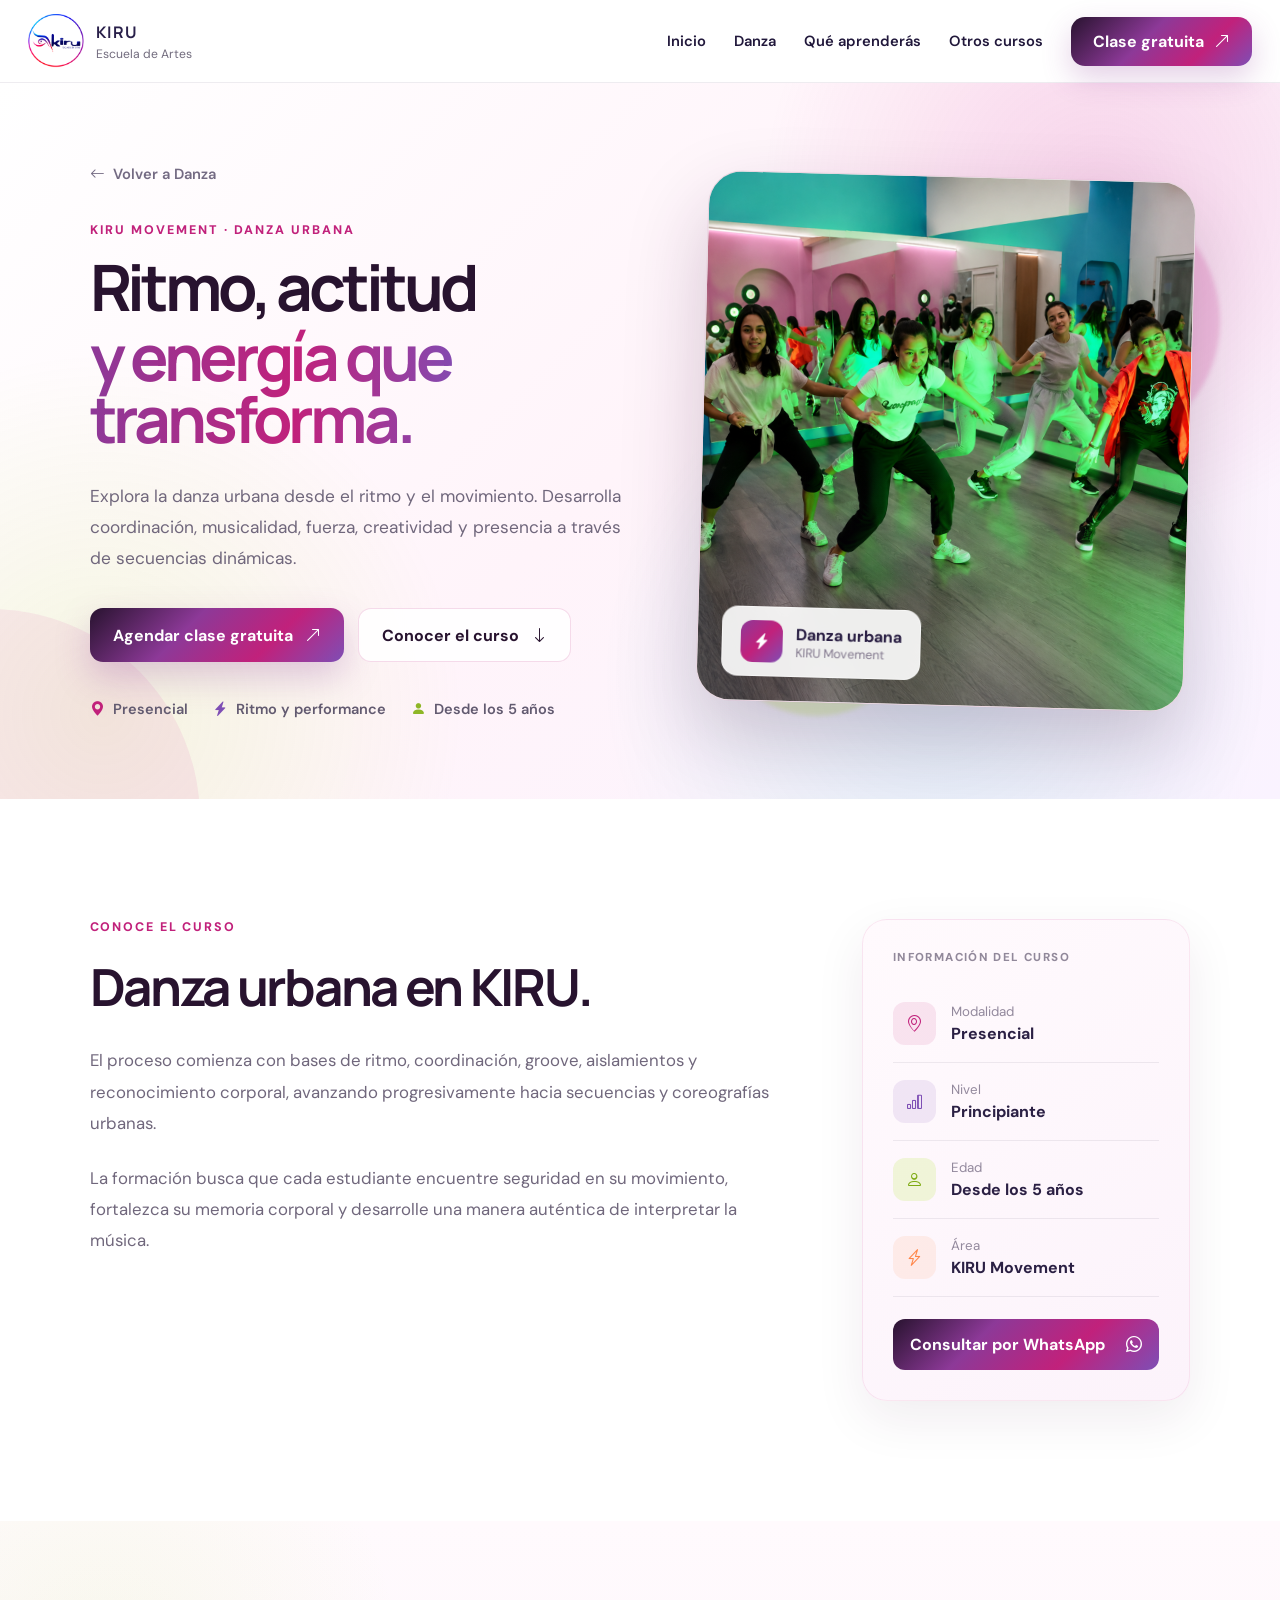
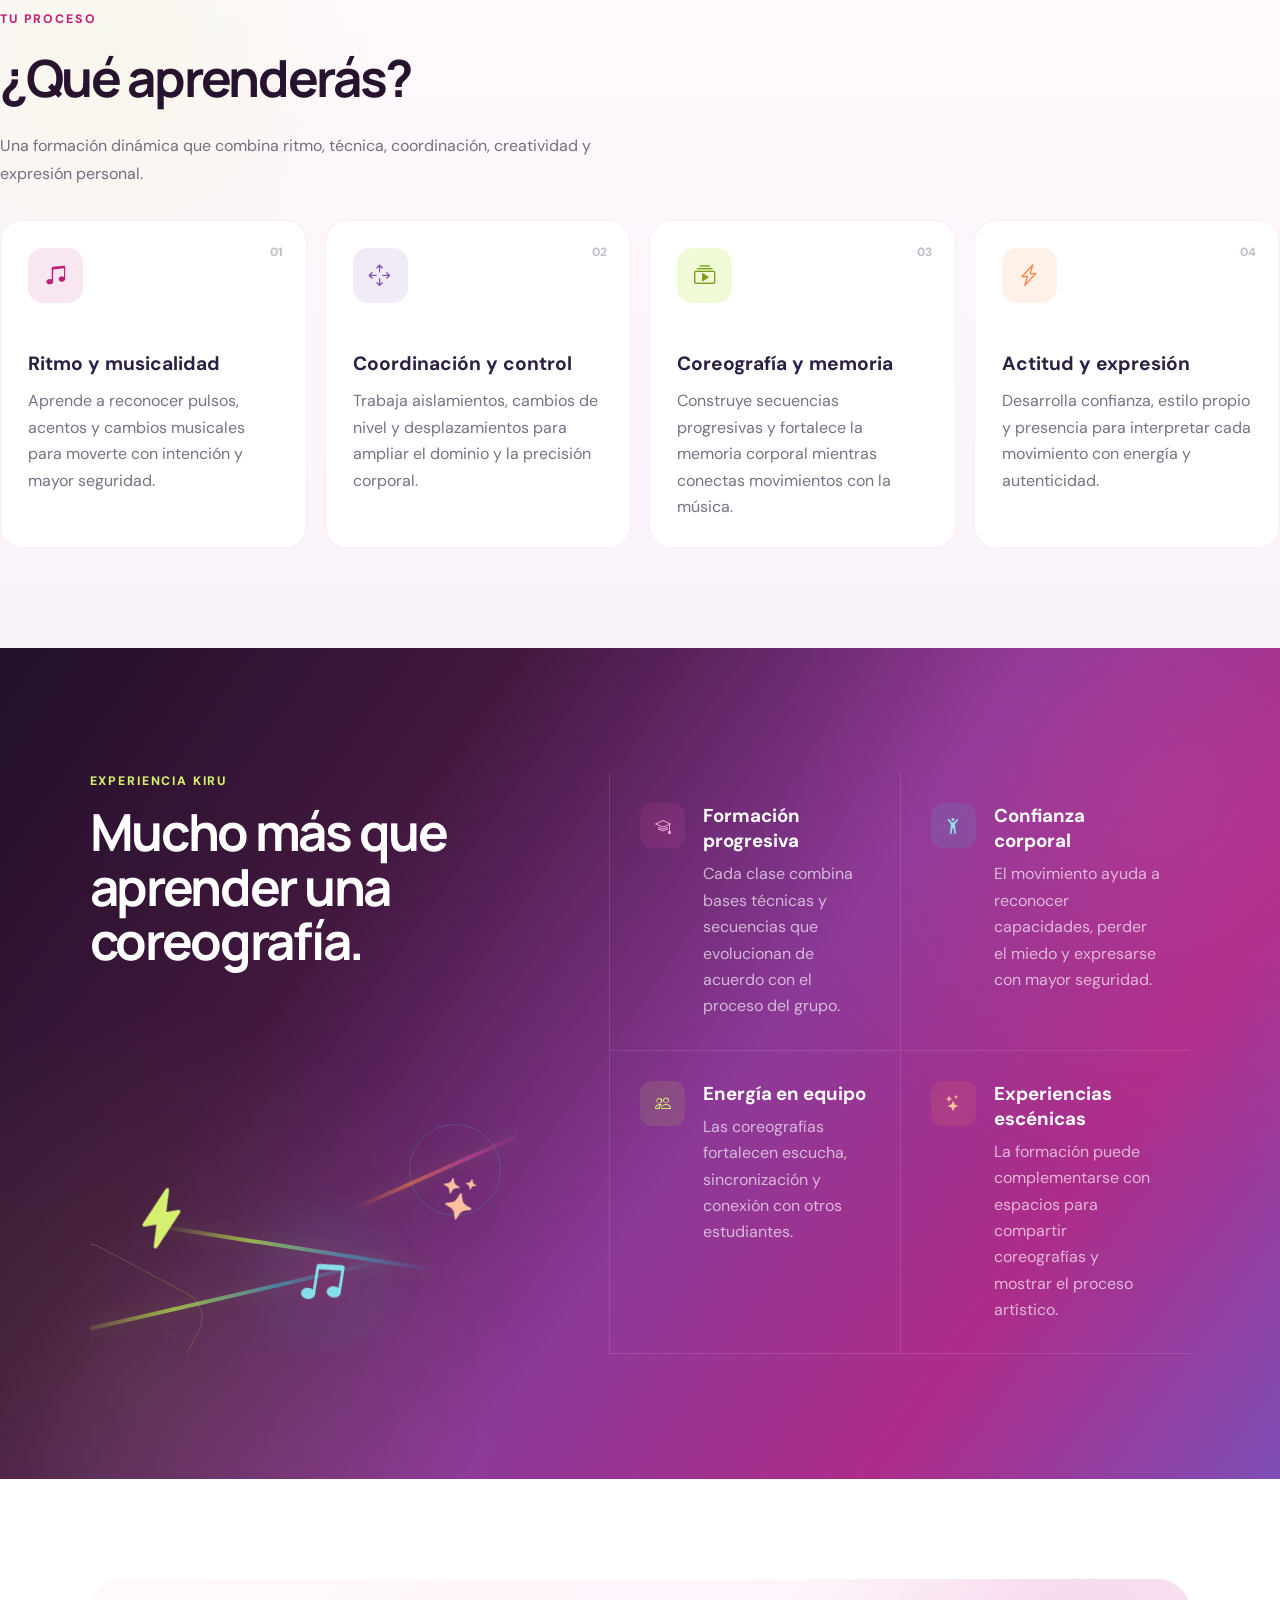
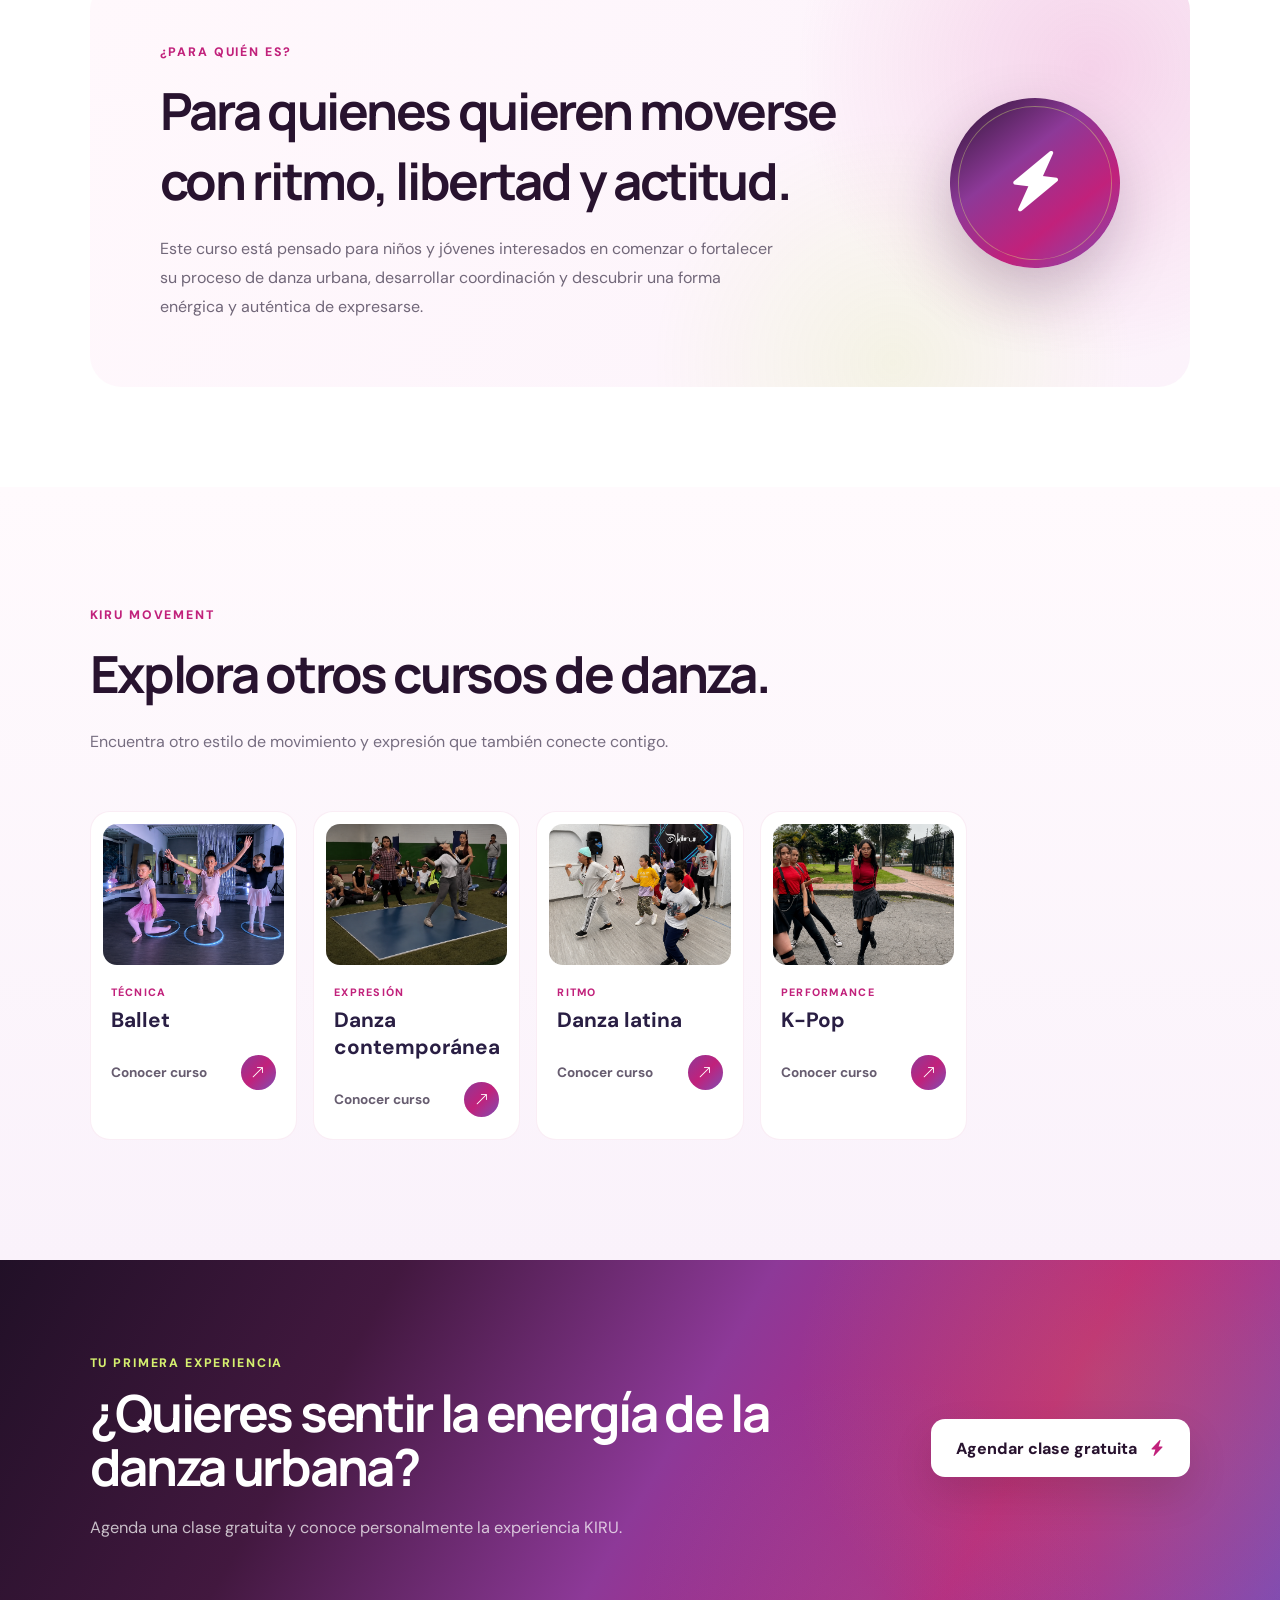
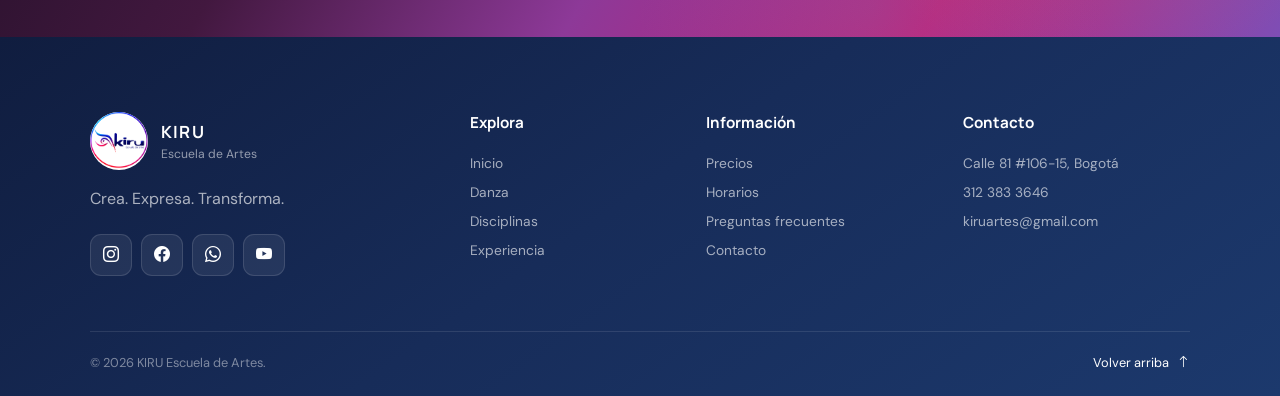
<file: paginas/cursos/danza-urbana.html>
<!DOCTYPE html>
<html lang="es">

<head>
    <meta charset="UTF-8">
    <meta name="viewport" content="width=device-width, initial-scale=1.0">

    <title>Danza urbana | KIRU Escuela de Artes</title>

    <meta
        name="description"
        content="Curso presencial de danza urbana en KIRU Escuela de Artes. Desarrolla ritmo, coordinación, musicalidad, creatividad y expresión mediante estilos urbanos."
    >

    <link rel="preconnect" href="https://fonts.googleapis.com">
    <link rel="preconnect" href="https://fonts.gstatic.com" crossorigin>

    <link
        href="https://fonts.googleapis.com/css2?family=DM+Sans:wght@400;500;600;700&family=Manrope:wght@400;500;600;700;800&display=swap"
        rel="stylesheet"
    >

    <link
        rel="stylesheet"
        href="https://cdn.jsdelivr.net/npm/bootstrap-icons@1.11.3/font/bootstrap-icons.min.css"
    >

    <link rel="stylesheet" href="../disciplinas.css">
</head>

<body class="course-page danza-urbana-course-page" id="top">


<!-- =============================================
HEADER
============================================= -->

<header class="discipline-header">

    <div class="discipline-nav">

        <a href="../../index.html" class="discipline-logo">

            <img
                src="../../img/logo.png"
                alt="KIRU Escuela de Artes"
            >

            <div>
                <strong>KIRU</strong>
                <span>Escuela de Artes</span>
            </div>

        </a>


        <nav class="discipline-menu" aria-label="Navegación del curso">

            <a href="../../index.html">
                Inicio
            </a>

            <a href="../danza.html">
                Danza
            </a>

            <a href="#aprenderas">
                Qué aprenderás
            </a>

            <a href="#otros-cursos">
                Otros cursos
            </a>

        </nav>


        <a
            href="https://wa.me/573123833646?text=Hola%2C%20quiero%20agendar%20una%20clase%20gratuita%20de%20Danza%20Urbana%20en%20KIRU."
            target="_blank"
            rel="noopener"
            class="course-header-cta"
        >
            Clase gratuita
            <i class="bi bi-arrow-up-right"></i>
        </a>

    </div>

</header>


<main>


<!-- =============================================
HERO
============================================= -->

<section class="course-hero danza-urbana-course-hero">

    <div class="course-hero-content">

        <a
            href="../danza.html#cursos"
            class="discipline-back"
        >
            <i class="bi bi-arrow-left"></i>
            Volver a Danza
        </a>


        <span class="course-eyebrow">
            KIRU MOVEMENT · DANZA URBANA
        </span>


        <h1>
            Ritmo, actitud
            <span>y energía que transforma.</span>
        </h1>


        <p>
            Explora la danza urbana desde el ritmo y el movimiento.
            Desarrolla coordinación, musicalidad, fuerza, creatividad
            y presencia a través de secuencias dinámicas.
        </p>


        <div class="course-hero-actions">

            <a
                href="https://wa.me/573123833646?text=Hola%2C%20quiero%20agendar%20una%20clase%20gratuita%20de%20Danza%20Urbana%20en%20KIRU."
                target="_blank"
                rel="noopener"
                class="discipline-btn primary"
            >
                Agendar clase gratuita
                <i class="bi bi-arrow-up-right"></i>
            </a>


            <a
                href="#curso"
                class="discipline-btn secondary"
            >
                Conocer el curso
                <i class="bi bi-arrow-down"></i>
            </a>

        </div>


        <div class="course-hero-details">

            <span>
                <i class="bi bi-geo-alt-fill"></i>
                Presencial
            </span>

            <span>
                <i class="bi bi-lightning-charge-fill"></i>
                Ritmo y performance
            </span>

            <span>
                <i class="bi bi-person-fill"></i>
                Desde los 5 años
            </span>

        </div>

    </div>


    <div class="course-hero-media">

        <div class="course-image-frame">

            <img
                src="../../img/danza-urbana.png"
                alt="Estudiantes de danza urbana en KIRU Escuela de Artes"
            >

            <div class="course-image-badge">

                <i class="bi bi-lightning-charge-fill"></i>

                <div>
                    <strong>Danza urbana</strong>
                    <span>KIRU Movement</span>
                </div>

            </div>

        </div>

        <div class="course-media-shape course-media-shape-one"></div>
        <div class="course-media-shape course-media-shape-two"></div>

    </div>

</section>


<!-- =============================================
CONOCE EL CURSO
============================================= -->

<section
    class="course-overview"
    id="curso"
>

    <div class="course-overview-main">

        <span class="course-section-label">
            CONOCE EL CURSO
        </span>

        <h2>
            Danza urbana en KIRU.
        </h2>

        <p>
            El proceso comienza con bases de ritmo, coordinación,
            groove, aislamientos y reconocimiento corporal, avanzando
            progresivamente hacia secuencias y coreografías urbanas.
        </p>

        <p>
            La formación busca que cada estudiante encuentre seguridad
            en su movimiento, fortalezca su memoria corporal y desarrolle
            una manera auténtica de interpretar la música.
        </p>

    </div>


    <aside class="course-info-card">

        <span>
            INFORMACIÓN DEL CURSO
        </span>


        <div class="course-info-item">

            <i class="bi bi-geo-alt"></i>

            <div>
                <small>Modalidad</small>
                <strong>Presencial</strong>
            </div>

        </div>


        <div class="course-info-item">

            <i class="bi bi-bar-chart"></i>

            <div>
                <small>Nivel</small>
                <strong>Principiante</strong>
            </div>

        </div>


        <div class="course-info-item">

            <i class="bi bi-person"></i>

            <div>
                <small>Edad</small>
                <strong>Desde los 5 años</strong>
            </div>

        </div>


        <div class="course-info-item">

            <i class="bi bi-lightning-charge"></i>

            <div>
                <small>Área</small>
                <strong>KIRU Movement</strong>
            </div>

        </div>


        <a
            href="https://wa.me/573123833646?text=Hola%2C%20estoy%20interesado%2Fa%20en%20el%20curso%20de%20Danza%20Urbana%20de%20KIRU.%20Quisiera%20recibir%20informaci%C3%B3n."
            target="_blank"
            rel="noopener"
        >
            Consultar por WhatsApp
            <i class="bi bi-whatsapp"></i>
        </a>

    </aside>

</section>


<!-- =============================================
QUÉ APRENDERÁS
============================================= -->

<section
    class="course-learning"
    id="aprenderas"
>

    <div class="course-section-heading">

        <span>
            TU PROCESO
        </span>

        <h2>
            ¿Qué aprenderás?
        </h2>

        <p>
            Una formación dinámica que combina ritmo, técnica,
            coordinación, creatividad y expresión personal.
        </p>

    </div>


    <div class="course-learning-grid">


        <article>

            <span>01</span>

            <i class="bi bi-music-note-beamed"></i>

            <h3>
                Ritmo y musicalidad
            </h3>

            <p>
                Aprende a reconocer pulsos, acentos y cambios musicales
                para moverte con intención y mayor seguridad.
            </p>

        </article>


        <article>

            <span>02</span>

            <i class="bi bi-arrows-move"></i>

            <h3>
                Coordinación y control
            </h3>

            <p>
                Trabaja aislamientos, cambios de nivel y desplazamientos
                para ampliar el dominio y la precisión corporal.
            </p>

        </article>


        <article>

            <span>03</span>

            <i class="bi bi-collection-play"></i>

            <h3>
                Coreografía y memoria
            </h3>

            <p>
                Construye secuencias progresivas y fortalece la memoria
                corporal mientras conectas movimientos con la música.
            </p>

        </article>


        <article>

            <span>04</span>

            <i class="bi bi-lightning-charge"></i>

            <h3>
                Actitud y expresión
            </h3>

            <p>
                Desarrolla confianza, estilo propio y presencia para
                interpretar cada movimiento con energía y autenticidad.
            </p>

        </article>

    </div>

</section>


<!-- =============================================
EXPERIENCIA KIRU
============================================= -->

<section class="course-features">

    <div class="course-features-intro">

        <span>
            EXPERIENCIA KIRU
        </span>

        <h2>
            Mucho más que aprender una coreografía.
        </h2>


        <div
            class="urban-feature-art"
            aria-hidden="true"
        >

            <div class="urban-beat beat-one"></div>
            <div class="urban-beat beat-two"></div>
            <div class="urban-beat beat-three"></div>

            <i class="bi bi-lightning-charge-fill urban-icon-one"></i>
            <i class="bi bi-music-note-beamed urban-icon-two"></i>
            <i class="bi bi-stars urban-icon-three"></i>

            <div class="urban-feature-shape shape-one"></div>
            <div class="urban-feature-shape shape-two"></div>

        </div>

    </div>


    <div class="course-features-list">


        <article>

            <i class="bi bi-mortarboard"></i>

            <div>

                <h3>
                    Formación progresiva
                </h3>

                <p>
                    Cada clase combina bases técnicas y secuencias
                    que evolucionan de acuerdo con el proceso del grupo.
                </p>

            </div>

        </article>


        <article>

            <i class="bi bi-person-arms-up"></i>

            <div>

                <h3>
                    Confianza corporal
                </h3>

                <p>
                    El movimiento ayuda a reconocer capacidades,
                    perder el miedo y expresarse con mayor seguridad.
                </p>

            </div>

        </article>


        <article>

            <i class="bi bi-people"></i>

            <div>

                <h3>
                    Energía en equipo
                </h3>

                <p>
                    Las coreografías fortalecen escucha, sincronización
                    y conexión con otros estudiantes.
                </p>

            </div>

        </article>


        <article>

            <i class="bi bi-stars"></i>

            <div>

                <h3>
                    Experiencias escénicas
                </h3>

                <p>
                    La formación puede complementarse con espacios para
                    compartir coreografías y mostrar el proceso artístico.
                </p>

            </div>

        </article>

    </div>

</section>


<!-- =============================================
PARA QUIÉN
============================================= -->

<section class="course-audience">

    <div class="course-audience-card">

        <div>

            <span>
                ¿PARA QUIÉN ES?
            </span>

            <h2>
                Para quienes quieren moverse
                con ritmo, libertad y actitud.
            </h2>

            <p>
                Este curso está pensado para niños y jóvenes interesados
                en comenzar o fortalecer su proceso de danza urbana,
                desarrollar coordinación y descubrir una forma enérgica
                y auténtica de expresarse.
            </p>

        </div>


        <div class="course-audience-icon">
            <i class="bi bi-lightning-charge-fill"></i>
        </div>

    </div>

</section>


<!-- =============================================
OTROS CURSOS
============================================= -->

<section
    class="other-courses"
    id="otros-cursos"
>

    <div class="course-section-heading">

        <span>
            KIRU MOVEMENT
        </span>

        <h2>
            Explora otros cursos de danza.
        </h2>

        <p>
            Encuentra otro estilo de movimiento y expresión
            que también conecte contigo.
        </p>

    </div>


    <div class="other-courses-grid">


        <a
            href="ballet.html"
            class="other-course-card"
        >

            <div class="other-course-image">
                <img
                    src="../../img/ballet.png"
                    alt="Curso de ballet KIRU"
                >
            </div>

            <span>
                TÉCNICA
            </span>

            <h3>
                Ballet
            </h3>

            <div>
                Conocer curso
                <i class="bi bi-arrow-up-right"></i>
            </div>

        </a>


        <a
            href="danza-contemporanea.html"
            class="other-course-card"
        >

            <div class="other-course-image">
                <img
                    src="../../img/danza-contemporanea.png"
                    alt="Curso de danza contemporánea KIRU"
                >
            </div>

            <span>
                EXPRESIÓN
            </span>

            <h3>
                Danza contemporánea
            </h3>

            <div>
                Conocer curso
                <i class="bi bi-arrow-up-right"></i>
            </div>

        </a>


        <a
            href="danza-latina.html"
            class="other-course-card"
        >

            <div class="other-course-image">
                <img
                    src="../../img/danza-latina.png"
                    alt="Curso de danza latina KIRU"
                >
            </div>

            <span>
                RITMO
            </span>

            <h3>
                Danza latina
            </h3>

            <div>
                Conocer curso
                <i class="bi bi-arrow-up-right"></i>
            </div>

        </a>


        <a
            href="kpop.html"
            class="other-course-card"
        >

            <div class="other-course-image">
                <img
                    src="../../img/k-pop.png"
                    alt="Curso de K-Pop KIRU"
                >
            </div>

            <span>
                PERFORMANCE
            </span>

            <h3>
                K-Pop
            </h3>

            <div>
                Conocer curso
                <i class="bi bi-arrow-up-right"></i>
            </div>

        </a>

    </div>

</section>


<!-- =============================================
CTA
============================================= -->

<section class="course-cta">

    <div>

        <span>
            TU PRIMERA EXPERIENCIA
        </span>

        <h2>
            ¿Quieres sentir la energía
            de la danza urbana?
        </h2>

        <p>
            Agenda una clase gratuita y conoce
            personalmente la experiencia KIRU.
        </p>

    </div>


    <a
        href="https://wa.me/573123833646?text=Hola%2C%20quiero%20agendar%20una%20clase%20gratuita%20de%20Danza%20Urbana%20en%20KIRU."
        target="_blank"
        rel="noopener"
        class="discipline-cta-button"
    >
        Agendar clase gratuita
        <i class="bi bi-lightning-charge-fill"></i>
    </a>

</section>


</main>


<!-- =============================================
FOOTER
============================================= -->

<footer class="discipline-footer">

    <div class="discipline-footer-main">

        <div class="discipline-footer-brand">

            <a href="../../index.html">

                <img
                    src="../../img/logo.png"
                    alt="KIRU Escuela de Artes"
                >

                <div>
                    <strong>KIRU</strong>
                    <span>Escuela de Artes</span>
                </div>

            </a>

            <p>
                Crea. Expresa. Transforma.
            </p>


            <div class="discipline-footer-socials">

                <a
                    href="https://www.instagram.com/kiru.artes/"
                    target="_blank"
                    rel="noopener"
                    aria-label="Instagram"
                >
                    <i class="bi bi-instagram"></i>
                </a>

                <a
                    href="https://www.facebook.com/kirusartes/"
                    target="_blank"
                    rel="noopener"
                    aria-label="Facebook"
                >
                    <i class="bi bi-facebook"></i>
                </a>

                <a
                    href="https://wa.me/573123833646"
                    target="_blank"
                    rel="noopener"
                    aria-label="WhatsApp"
                >
                    <i class="bi bi-whatsapp"></i>
                </a>

                <a
                    href="https://www.youtube.com/@KiruEscueladeArtes"
                    target="_blank"
                    rel="noopener"
                    aria-label="YouTube"
                >
                    <i class="bi bi-youtube"></i>
                </a>

            </div>

        </div>


        <div class="discipline-footer-column">

            <h3>Explora</h3>

            <a href="../../index.html">
                Inicio
            </a>

            <a href="../danza.html">
                Danza
            </a>

            <a href="../../index.html#disciplinas">
                Disciplinas
            </a>

            <a href="../../index.html#experiencia">
                Experiencia
            </a>

        </div>


        <div class="discipline-footer-column">

            <h3>Información</h3>

            <a href="../../index.html#precios">
                Precios
            </a>

            <a href="../../index.html#horarios">
                Horarios
            </a>

            <a href="../../index.html#preguntas">
                Preguntas frecuentes
            </a>

            <a href="../../index.html#contacto">
                Contacto
            </a>

        </div>


        <div class="discipline-footer-column">

            <h3>Contacto</h3>

            <a
                href="https://maps.google.com/?q=Calle+81+%23106-15+Bogotá"
                target="_blank"
                rel="noopener"
            >
                Calle 81 #106-15, Bogotá
            </a>

            <a href="tel:+573123833646">
                312 383 3646
            </a>

            <a href="mailto:kiruartes@gmail.com">
                kiruartes@gmail.com
            </a>

        </div>

    </div>


    <div class="discipline-footer-bottom">

        <span>
            © 2026 KIRU Escuela de Artes.
        </span>

        <a href="#top">
            Volver arriba
            <i class="bi bi-arrow-up"></i>
        </a>

    </div>

</footer>


<script src="../disciplinas.js"></script>

</body>
</html>
</file>
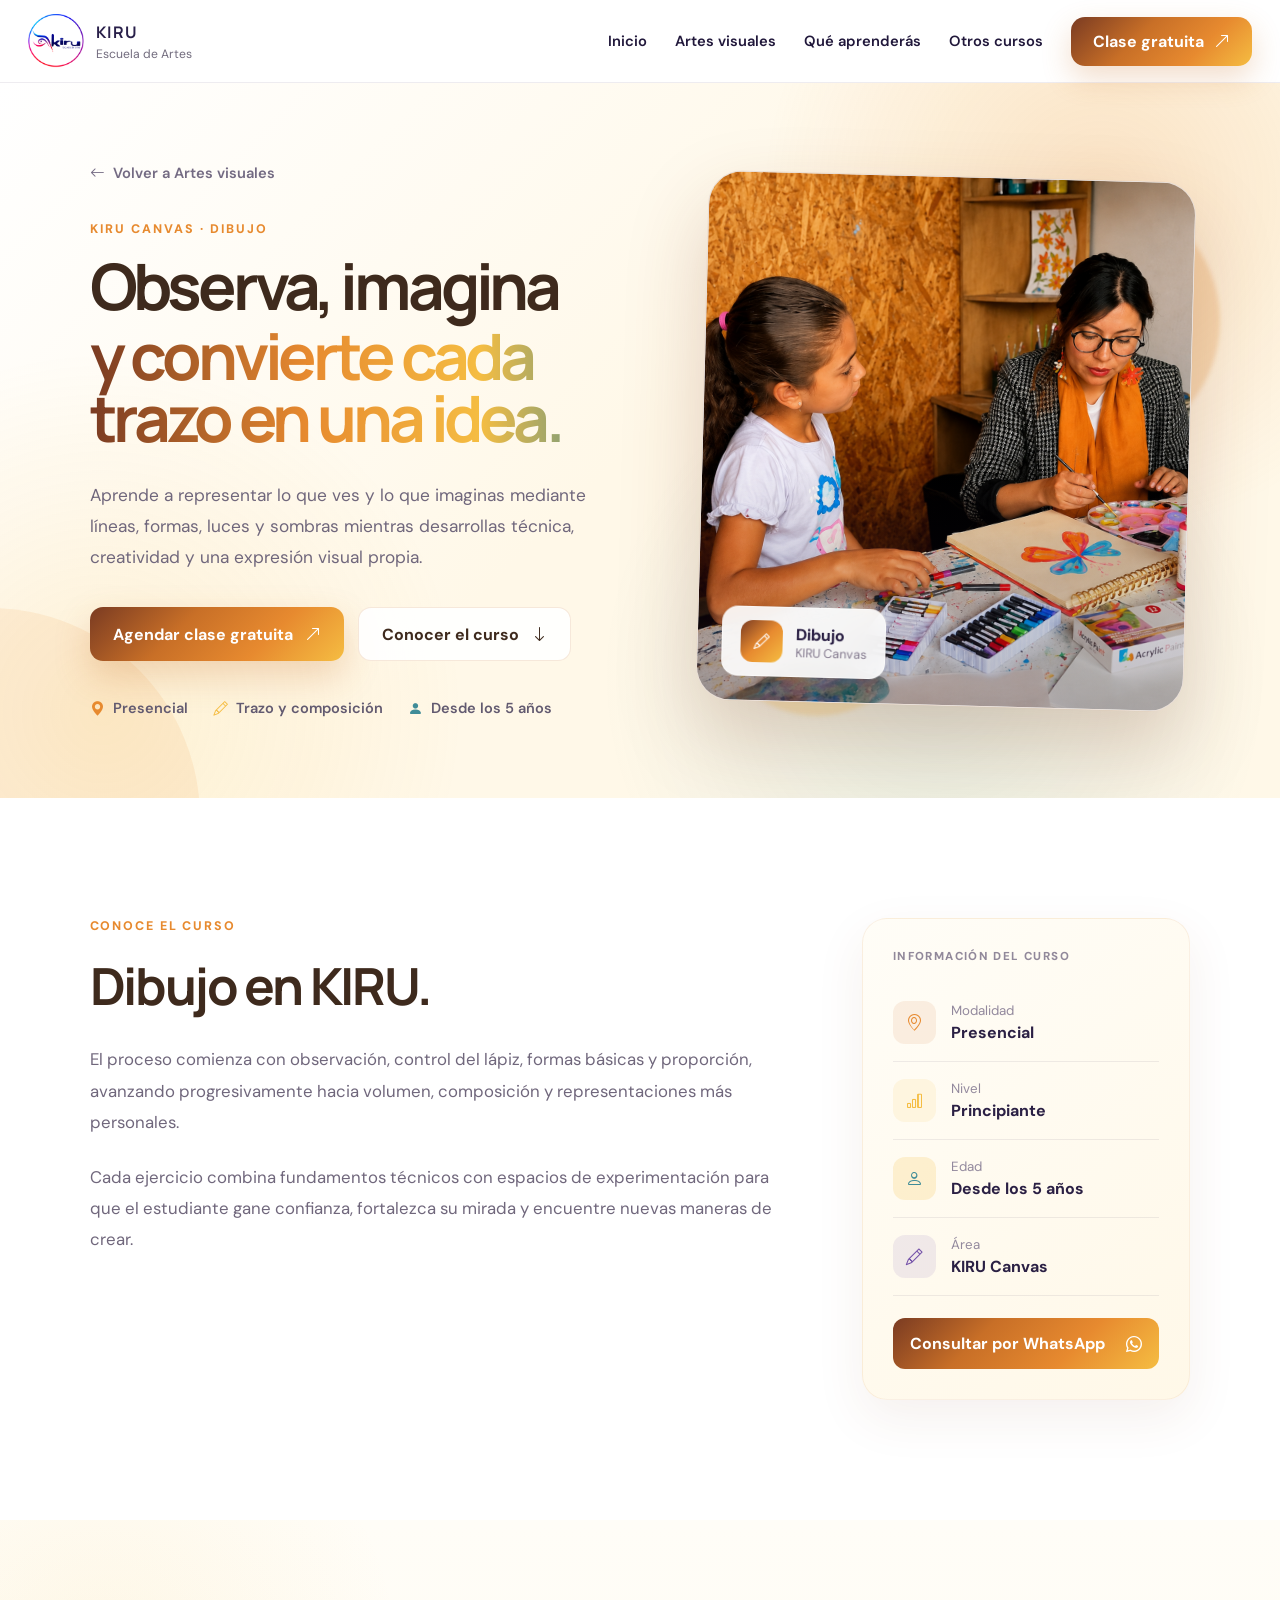
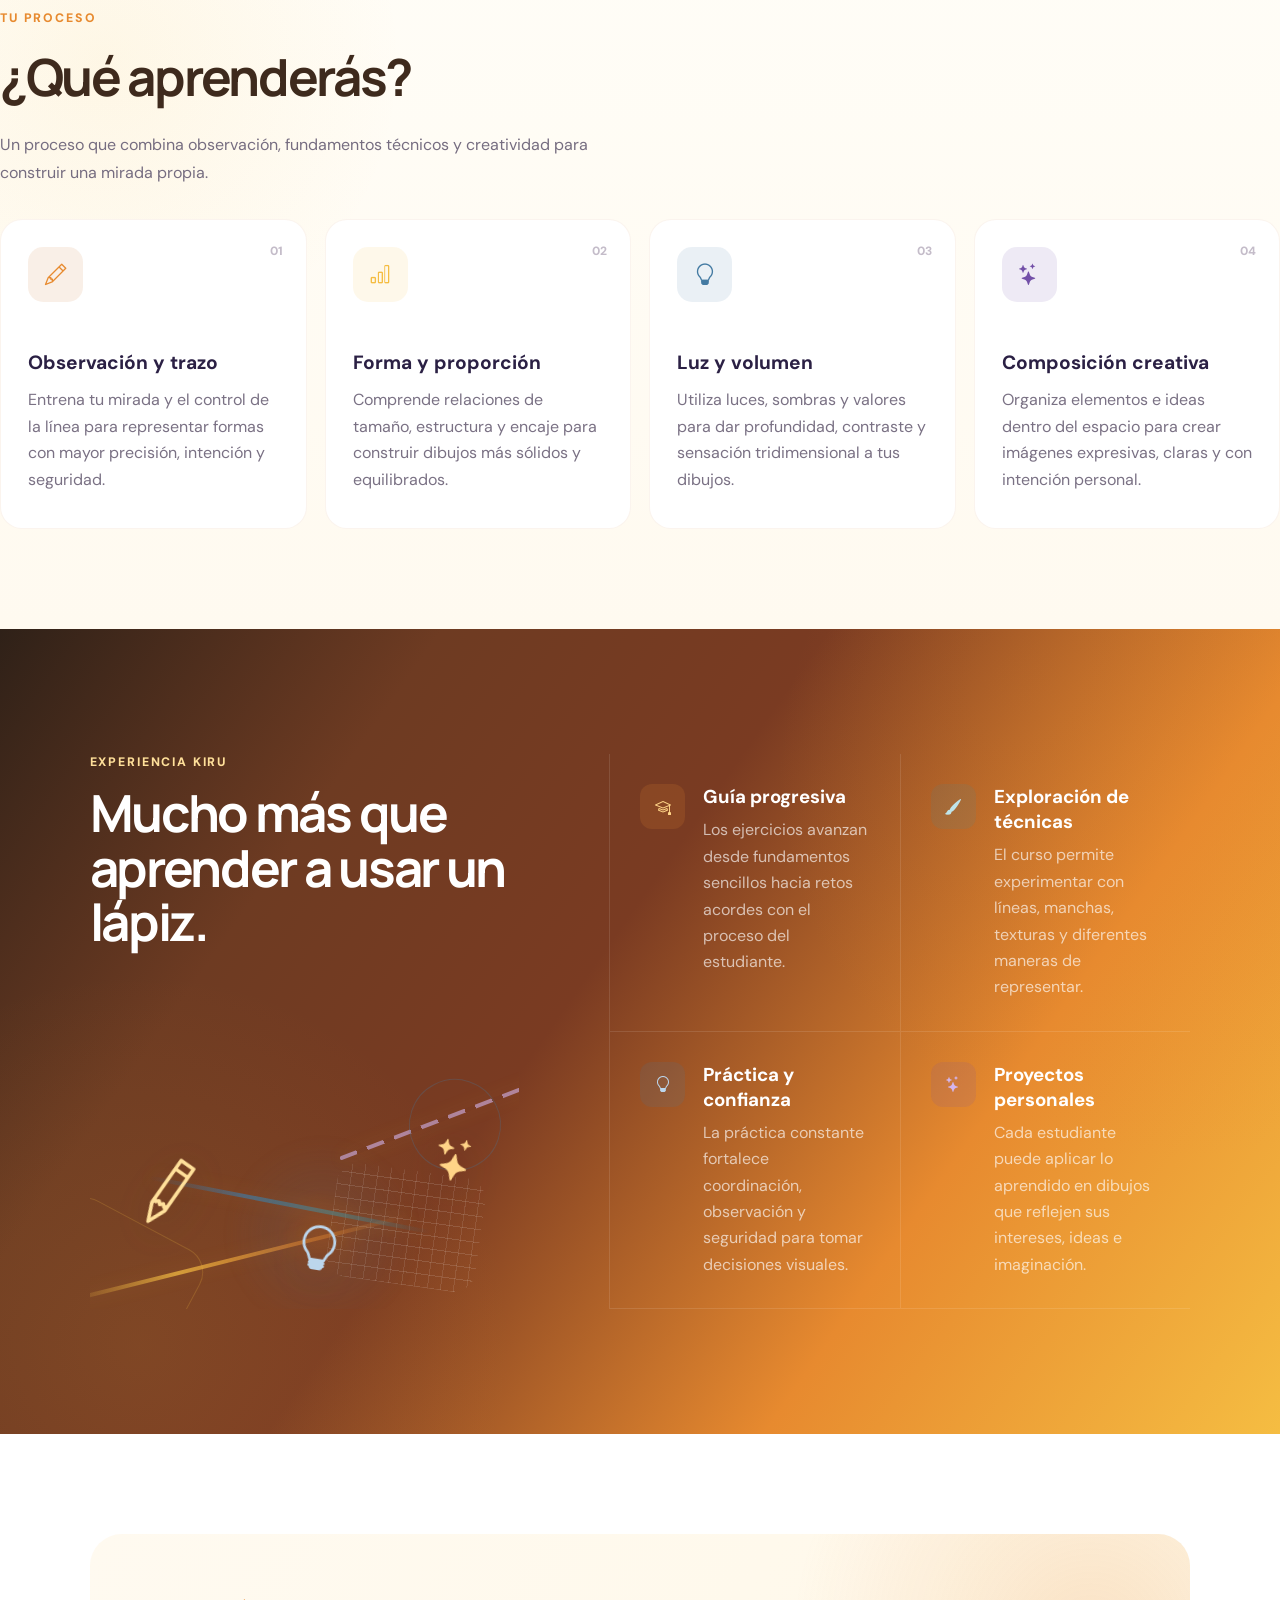
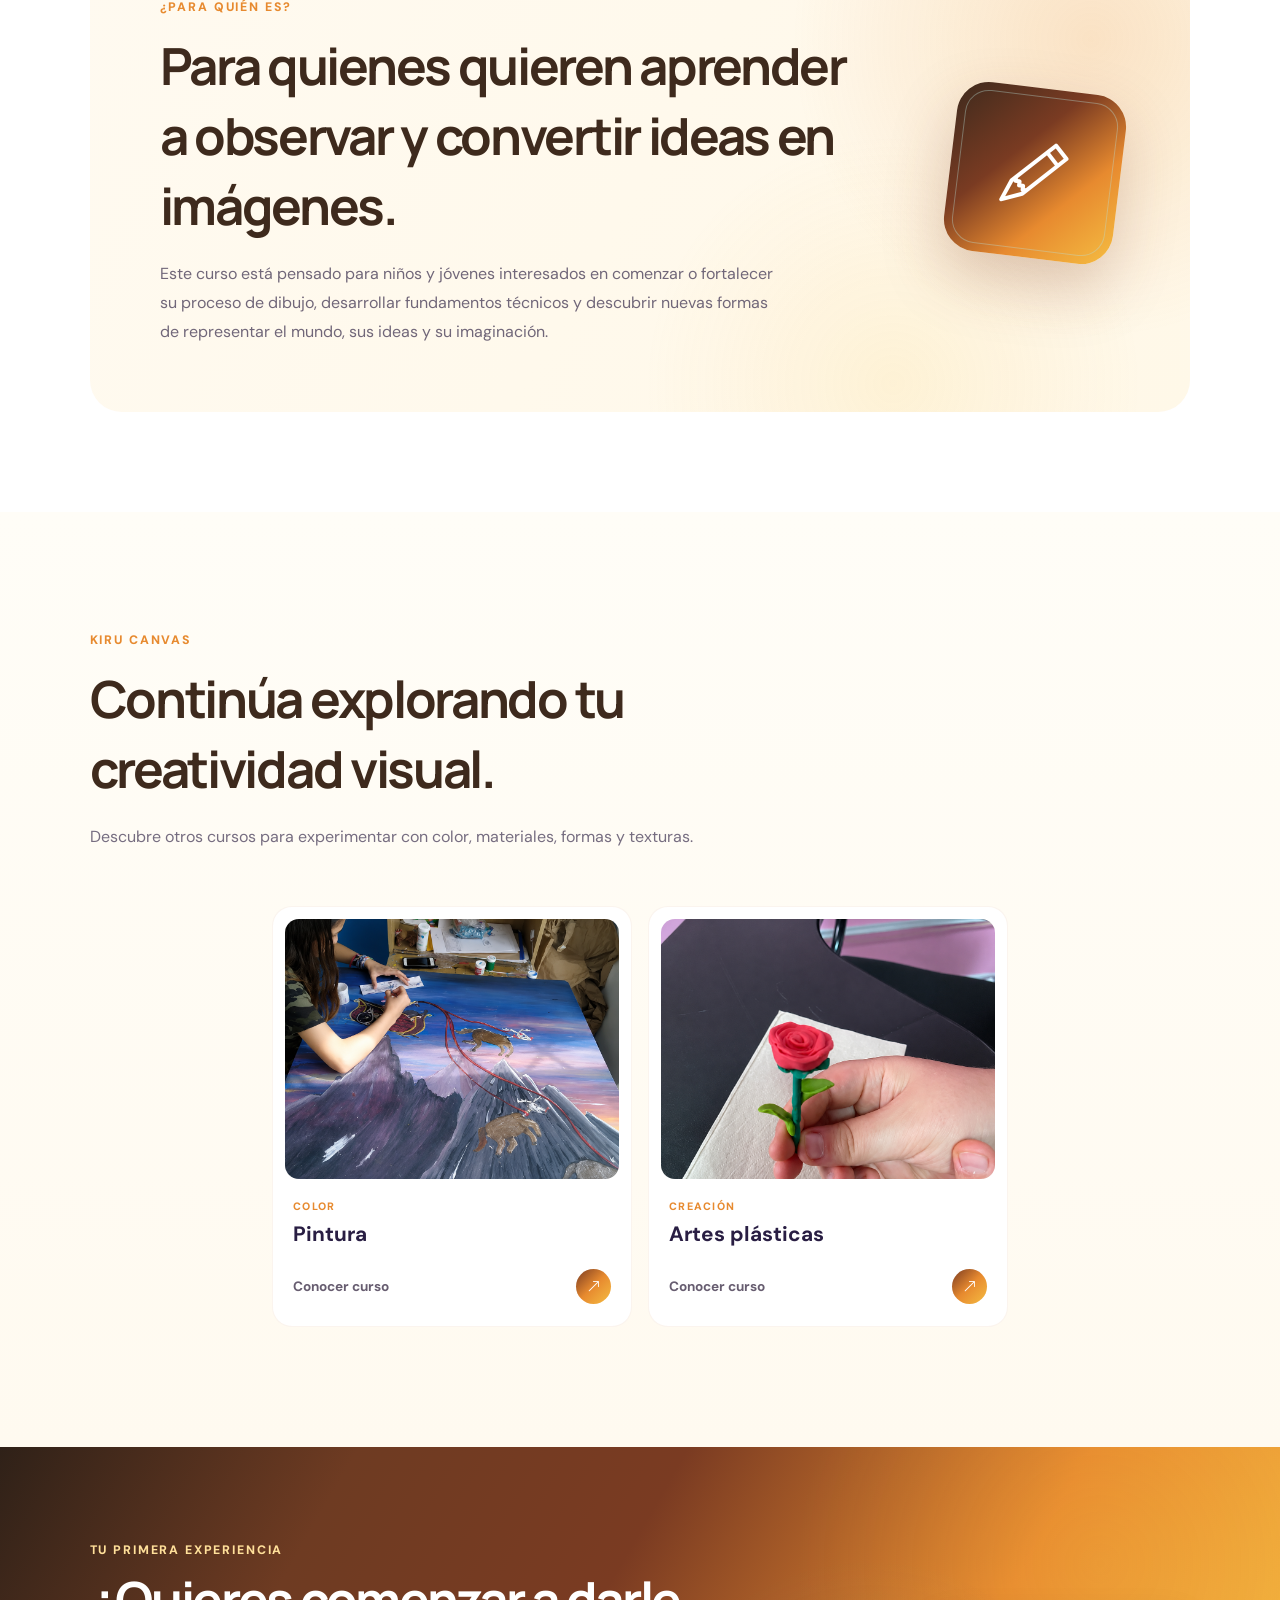
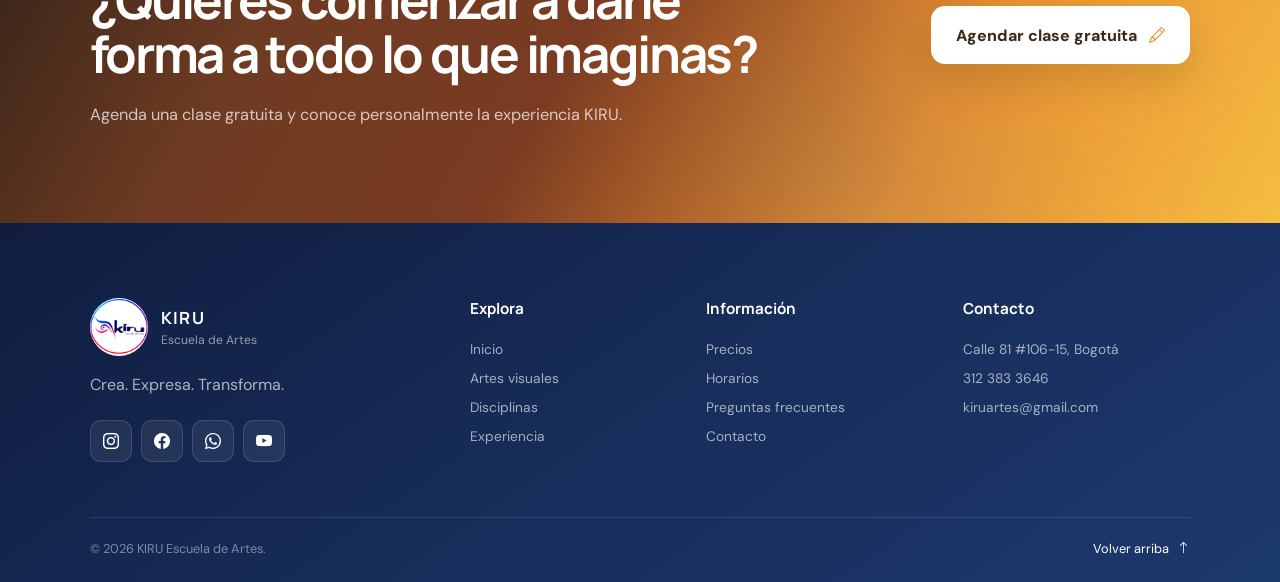
<file: paginas/cursos/dibujo.html>
<html lang="es">

<head>
    <meta charset="UTF-8">
    <meta name="viewport" content="width=device-width, initial-scale=1.0">

    <title>Dibujo | KIRU Escuela de Artes</title>

    <meta
        name="description"
        content="Curso presencial de dibujo en KIRU Escuela de Artes. Desarrolla observación, trazo, proporción, volumen, composición y expresión visual."
    >

    <link rel="preconnect" href="https://fonts.googleapis.com">
    <link rel="preconnect" href="https://fonts.gstatic.com" crossorigin>

    <link
        href="https://fonts.googleapis.com/css2?family=DM+Sans:wght@400;500;600;700&family=Manrope:wght@400;500;600;700;800&display=swap"
        rel="stylesheet"
    >

    <link
        rel="stylesheet"
        href="https://cdn.jsdelivr.net/npm/bootstrap-icons@1.11.3/font/bootstrap-icons.min.css"
    >

    <link rel="stylesheet" href="../disciplinas.css">
</head>

<body class="course-page drawing-course-page" id="top">


<!-- =============================================
HEADER
============================================= -->

<header class="discipline-header">

    <div class="discipline-nav">

        <a href="../../index.html" class="discipline-logo">

            <img
                src="../../img/logo.png"
                alt="KIRU Escuela de Artes"
            >

            <div>
                <strong>KIRU</strong>
                <span>Escuela de Artes</span>
            </div>

        </a>


        <nav class="discipline-menu" aria-label="Navegación del curso">

            <a href="../../index.html">
                Inicio
            </a>

            <a href="../artes-plasticas.html">
                Artes visuales
            </a>

            <a href="#aprenderas">
                Qué aprenderás
            </a>

            <a href="#otros-cursos">
                Otros cursos
            </a>

        </nav>


        <a
            href="https://wa.me/573123833646?text=Hola%2C%20quiero%20agendar%20una%20clase%20gratuita%20de%20Dibujo%20en%20KIRU."
            target="_blank"
            rel="noopener"
            class="course-header-cta"
        >
            Clase gratuita
            <i class="bi bi-arrow-up-right"></i>
        </a>

    </div>

</header>


<main>


<!-- =============================================
HERO
============================================= -->

<section class="course-hero drawing-course-hero">

    <div class="course-hero-content">

        <a
            href="../artes-plasticas.html#cursos"
            class="discipline-back"
        >
            <i class="bi bi-arrow-left"></i>
            Volver a Artes visuales
        </a>


        <span class="course-eyebrow">
            KIRU CANVAS · DIBUJO
        </span>


        <h1>
            Observa, imagina
            <span>y convierte cada trazo en una idea.</span>
        </h1>


        <p>
            Aprende a representar lo que ves y lo que imaginas mediante
            líneas, formas, luces y sombras mientras desarrollas técnica,
            creatividad y una expresión visual propia.
        </p>


        <div class="course-hero-actions">

            <a
                href="https://wa.me/573123833646?text=Hola%2C%20quiero%20agendar%20una%20clase%20gratuita%20de%20Dibujo%20en%20KIRU."
                target="_blank"
                rel="noopener"
                class="discipline-btn primary"
            >
                Agendar clase gratuita
                <i class="bi bi-arrow-up-right"></i>
            </a>


            <a
                href="#curso"
                class="discipline-btn secondary"
            >
                Conocer el curso
                <i class="bi bi-arrow-down"></i>
            </a>

        </div>


        <div class="course-hero-details">

            <span>
                <i class="bi bi-geo-alt-fill"></i>
                Presencial
            </span>

            <span>
                <i class="bi bi-pencil"></i>
                Trazo y composición
            </span>

            <span>
                <i class="bi bi-person-fill"></i>
                Desde los 5 años
            </span>

        </div>

    </div>


    <div class="course-hero-media">

        <div class="course-image-frame">

            <img
                src="../../img/dibujo.png"
                alt="Estudiante de dibujo en KIRU Escuela de Artes"
            >

            <div class="course-image-badge">

                <i class="bi bi-pencil"></i>

                <div>
                    <strong>Dibujo</strong>
                    <span>KIRU Canvas</span>
                </div>

            </div>

        </div>

        <div class="course-media-shape course-media-shape-one"></div>
        <div class="course-media-shape course-media-shape-two"></div>

    </div>

</section>


<!-- =============================================
CONOCE EL CURSO
============================================= -->

<section
    class="course-overview"
    id="curso"
>

    <div class="course-overview-main">

        <span class="course-section-label">
            CONOCE EL CURSO
        </span>

        <h2>
            Dibujo en KIRU.
        </h2>

        <p>
            El proceso comienza con observación, control del lápiz,
            formas básicas y proporción, avanzando progresivamente hacia
            volumen, composición y representaciones más personales.
        </p>

        <p>
            Cada ejercicio combina fundamentos técnicos con espacios de
            experimentación para que el estudiante gane confianza,
            fortalezca su mirada y encuentre nuevas maneras de crear.
        </p>

    </div>


    <aside class="course-info-card">

        <span>
            INFORMACIÓN DEL CURSO
        </span>


        <div class="course-info-item">

            <i class="bi bi-geo-alt"></i>

            <div>
                <small>Modalidad</small>
                <strong>Presencial</strong>
            </div>

        </div>


        <div class="course-info-item">

            <i class="bi bi-bar-chart"></i>

            <div>
                <small>Nivel</small>
                <strong>Principiante</strong>
            </div>

        </div>


        <div class="course-info-item">

            <i class="bi bi-person"></i>

            <div>
                <small>Edad</small>
                <strong>Desde los 5 años</strong>
            </div>

        </div>


        <div class="course-info-item">

                <i class="bi bi-pencil"></i>

            <div>
                <small>Área</small>
                <strong>KIRU Canvas</strong>
            </div>

        </div>


        <a
            href="https://wa.me/573123833646?text=Hola%2C%20estoy%20interesado%2Fa%20en%20el%20curso%20de%20Dibujo%20de%20KIRU.%20Quisiera%20recibir%20informaci%C3%B3n."
            target="_blank"
            rel="noopener"
        >
            Consultar por WhatsApp
            <i class="bi bi-whatsapp"></i>
        </a>

    </aside>

</section>


<!-- =============================================
QUÉ APRENDERÁS
============================================= -->

<section
    class="course-learning"
    id="aprenderas"
>

    <div class="course-section-heading">

        <span>
            TU PROCESO
        </span>

        <h2>
            ¿Qué aprenderás?
        </h2>

        <p>
            Un proceso que combina observación, fundamentos técnicos
            y creatividad para construir una mirada propia.
        </p>

    </div>


    <div class="course-learning-grid">


        <article>

            <span>01</span>

            <i class="bi bi-pencil"></i>

            <h3>
                Observación y trazo
            </h3>

            <p>
                Entrena tu mirada y el control de la línea para representar
                formas con mayor precisión, intención y seguridad.
            </p>

        </article>


        <article>

            <span>02</span>

            <i class="bi bi-bar-chart"></i>

            <h3>
                Forma y proporción
            </h3>

            <p>
                Comprende relaciones de tamaño, estructura y encaje
                para construir dibujos más sólidos y equilibrados.
            </p>

        </article>


        <article>

            <span>03</span>

            <i class="bi bi-lightbulb"></i>

            <h3>
                Luz y volumen
            </h3>

            <p>
                Utiliza luces, sombras y valores para dar profundidad,
                contraste y sensación tridimensional a tus dibujos.
            </p>

        </article>


        <article>

            <span>04</span>

            <i class="bi bi-stars"></i>

            <h3>
                Composición creativa
            </h3>

            <p>
                Organiza elementos e ideas dentro del espacio para crear
                imágenes expresivas, claras y con intención personal.
            </p>

        </article>

    </div>

</section>


<!-- =============================================
EXPERIENCIA KIRU
============================================= -->

<section class="course-features">

    <div class="course-features-intro">

        <span>
            EXPERIENCIA KIRU
        </span>

        <h2>
            Mucho más que aprender a usar un lápiz.
        </h2>


        <div
            class="drawing-feature-art"
            aria-hidden="true"
        >

            <div class="drawing-stroke stroke-one"></div>
            <div class="drawing-stroke stroke-two"></div>
            <div class="drawing-stroke stroke-three"></div>

            <i class="bi bi-pencil drawing-icon-one"></i>
            <i class="bi bi-lightbulb drawing-icon-two"></i>
            <i class="bi bi-stars drawing-icon-three"></i>

            <div class="drawing-feature-shape shape-one"></div>
            <div class="drawing-feature-shape shape-two"></div>

        </div>

    </div>


    <div class="course-features-list">


        <article>

            <i class="bi bi-mortarboard"></i>

            <div>

                <h3>
                    Guía progresiva
                </h3>

                <p>
                    Los ejercicios avanzan desde fundamentos sencillos
                    hacia retos acordes con el proceso del estudiante.
                </p>

            </div>

        </article>


        <article>

            <i class="bi bi-brush-fill"></i>

            <div>

                <h3>
                    Exploración de técnicas
                </h3>

                <p>
                    El curso permite experimentar con líneas, manchas,
                    texturas y diferentes maneras de representar.
                </p>

            </div>

        </article>


        <article>

            <i class="bi bi-lightbulb"></i>

            <div>

                <h3>
                    Práctica y confianza
                </h3>

                <p>
                    La práctica constante fortalece coordinación,
                    observación y seguridad para tomar decisiones visuales.
                </p>

            </div>

        </article>


        <article>

            <i class="bi bi-stars"></i>

            <div>

                <h3>
                    Proyectos personales
                </h3>

                <p>
                    Cada estudiante puede aplicar lo aprendido en dibujos
                    que reflejen sus intereses, ideas e imaginación.
                </p>

            </div>

        </article>

    </div>

</section>


<!-- =============================================
PARA QUIÉN
============================================= -->

<section class="course-audience">

    <div class="course-audience-card">

        <div>

            <span>
                ¿PARA QUIÉN ES?
            </span>

            <h2>
                Para quienes quieren aprender a observar
                y convertir ideas en imágenes.
            </h2>

            <p>
                Este curso está pensado para niños y jóvenes interesados
                en comenzar o fortalecer su proceso de dibujo, desarrollar
                fundamentos técnicos y descubrir nuevas formas de representar
                el mundo, sus ideas y su imaginación.
            </p>

        </div>


        <div class="course-audience-icon">
            <i class="bi bi-pencil"></i>
        </div>

    </div>

</section>


<!-- =============================================
OTROS CURSOS
============================================= -->

<section
    class="other-courses"
    id="otros-cursos"
>

    <div class="course-section-heading">

        <span>
            KIRU CANVAS
        </span>

        <h2>
            Continúa explorando tu creatividad visual.
        </h2>

        <p>
            Descubre otros cursos para experimentar
            con color, materiales, formas y texturas.
        </p>

    </div>


    <div class="other-courses-grid">


        <a
            href="pintura.html"
            class="other-course-card"
        >

            <div class="other-course-image">
                <img
                    src="../../img/pintura.png"
                    alt="Curso de pintura KIRU"
                >
            </div>

            <span>
                COLOR
            </span>

            <h3>
                Pintura
            </h3>

            <div>
                Conocer curso
                <i class="bi bi-arrow-up-right"></i>
            </div>

        </a>


        <a
            href="artes-plasticas.html"
            class="other-course-card"
        >

            <div class="other-course-image">
                <img
                    src="../../img/artes-plasticas.png"
                    alt="Curso de artes plásticas KIRU"
                >
            </div>

            <span>
                CREACIÓN
            </span>

            <h3>
                Artes plásticas
            </h3>

            <div>
                Conocer curso
                <i class="bi bi-arrow-up-right"></i>
            </div>

        </a>

    </div>

</section>


<!-- =============================================
CTA
============================================= -->

<section class="course-cta">

    <div>

        <span>
            TU PRIMERA EXPERIENCIA
        </span>

        <h2>
            ¿Quieres comenzar a darle forma
            a todo lo que imaginas?
        </h2>

        <p>
            Agenda una clase gratuita y conoce
            personalmente la experiencia KIRU.
        </p>

    </div>


    <a
        href="https://wa.me/573123833646?text=Hola%2C%20quiero%20agendar%20una%20clase%20gratuita%20de%20Dibujo%20en%20KIRU."
        target="_blank"
        rel="noopener"
        class="discipline-cta-button"
    >
        Agendar clase gratuita
        <i class="bi bi-pencil"></i>
    </a>

</section>


</main>


<!-- =============================================
FOOTER
============================================= -->

<footer class="discipline-footer">

    <div class="discipline-footer-main">

        <div class="discipline-footer-brand">

            <a href="../../index.html">

                <img
                    src="../../img/logo.png"
                    alt="KIRU Escuela de Artes"
                >

                <div>
                    <strong>KIRU</strong>
                    <span>Escuela de Artes</span>
                </div>

            </a>

            <p>
                Crea. Expresa. Transforma.
            </p>


            <div class="discipline-footer-socials">

                <a
                    href="https://www.instagram.com/kiru.artes/"
                    target="_blank"
                    rel="noopener"
                    aria-label="Instagram"
                >
                    <i class="bi bi-instagram"></i>
                </a>

                <a
                    href="https://www.facebook.com/kirusartes/"
                    target="_blank"
                    rel="noopener"
                    aria-label="Facebook"
                >
                    <i class="bi bi-facebook"></i>
                </a>

                <a
                    href="https://wa.me/573123833646"
                    target="_blank"
                    rel="noopener"
                    aria-label="WhatsApp"
                >
                    <i class="bi bi-whatsapp"></i>
                </a>

                <a
                    href="https://www.youtube.com/@KiruEscueladeArtes"
                    target="_blank"
                    rel="noopener"
                    aria-label="YouTube"
                >
                    <i class="bi bi-youtube"></i>
                </a>

            </div>

        </div>


        <div class="discipline-footer-column">

            <h3>Explora</h3>

            <a href="../../index.html">
                Inicio
            </a>

            <a href="../artes-plasticas.html">
                Artes visuales
            </a>

            <a href="../../index.html#disciplinas">
                Disciplinas
            </a>

            <a href="../../index.html#experiencia">
                Experiencia
            </a>

        </div>


        <div class="discipline-footer-column">

            <h3>Información</h3>

            <a href="../../index.html#precios">
                Precios
            </a>

            <a href="../../index.html#horarios">
                Horarios
            </a>

            <a href="../../index.html#preguntas">
                Preguntas frecuentes
            </a>

            <a href="../../index.html#contacto">
                Contacto
            </a>

        </div>


        <div class="discipline-footer-column">

            <h3>Contacto</h3>

            <a
                href="https://maps.google.com/?q=Calle+81+%23106-15+Bogotá"
                target="_blank"
                rel="noopener"
            >
                Calle 81 #106-15, Bogotá
            </a>

            <a href="tel:+573123833646">
                312 383 3646
            </a>

            <a href="mailto:kiruartes@gmail.com">
                kiruartes@gmail.com
            </a>

        </div>

    </div>


    <div class="discipline-footer-bottom">

        <span>
            © 2026 KIRU Escuela de Artes.
        </span>

        <a href="#top">
            Volver arriba
            <i class="bi bi-arrow-up"></i>
        </a>

    </div>

</footer>


<script src="../disciplinas.js"></script>

</body>
</html>
</file>
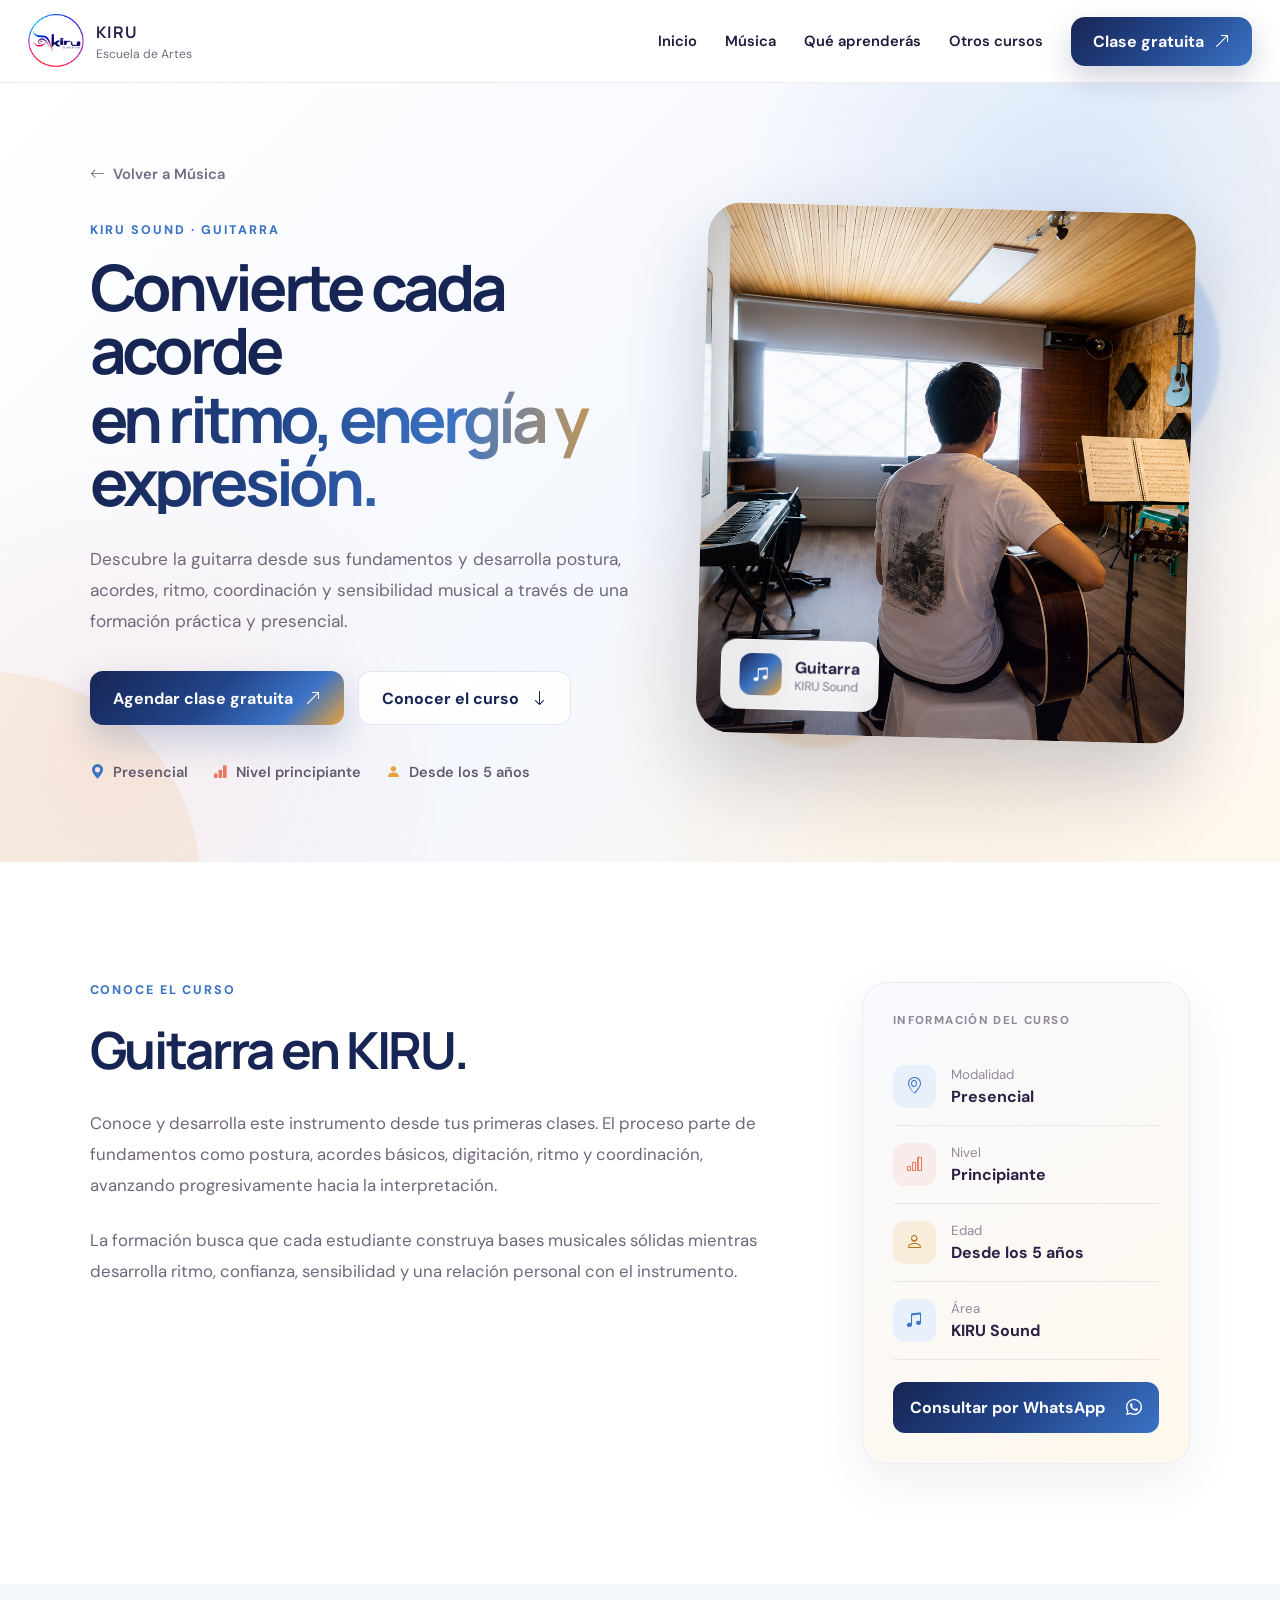
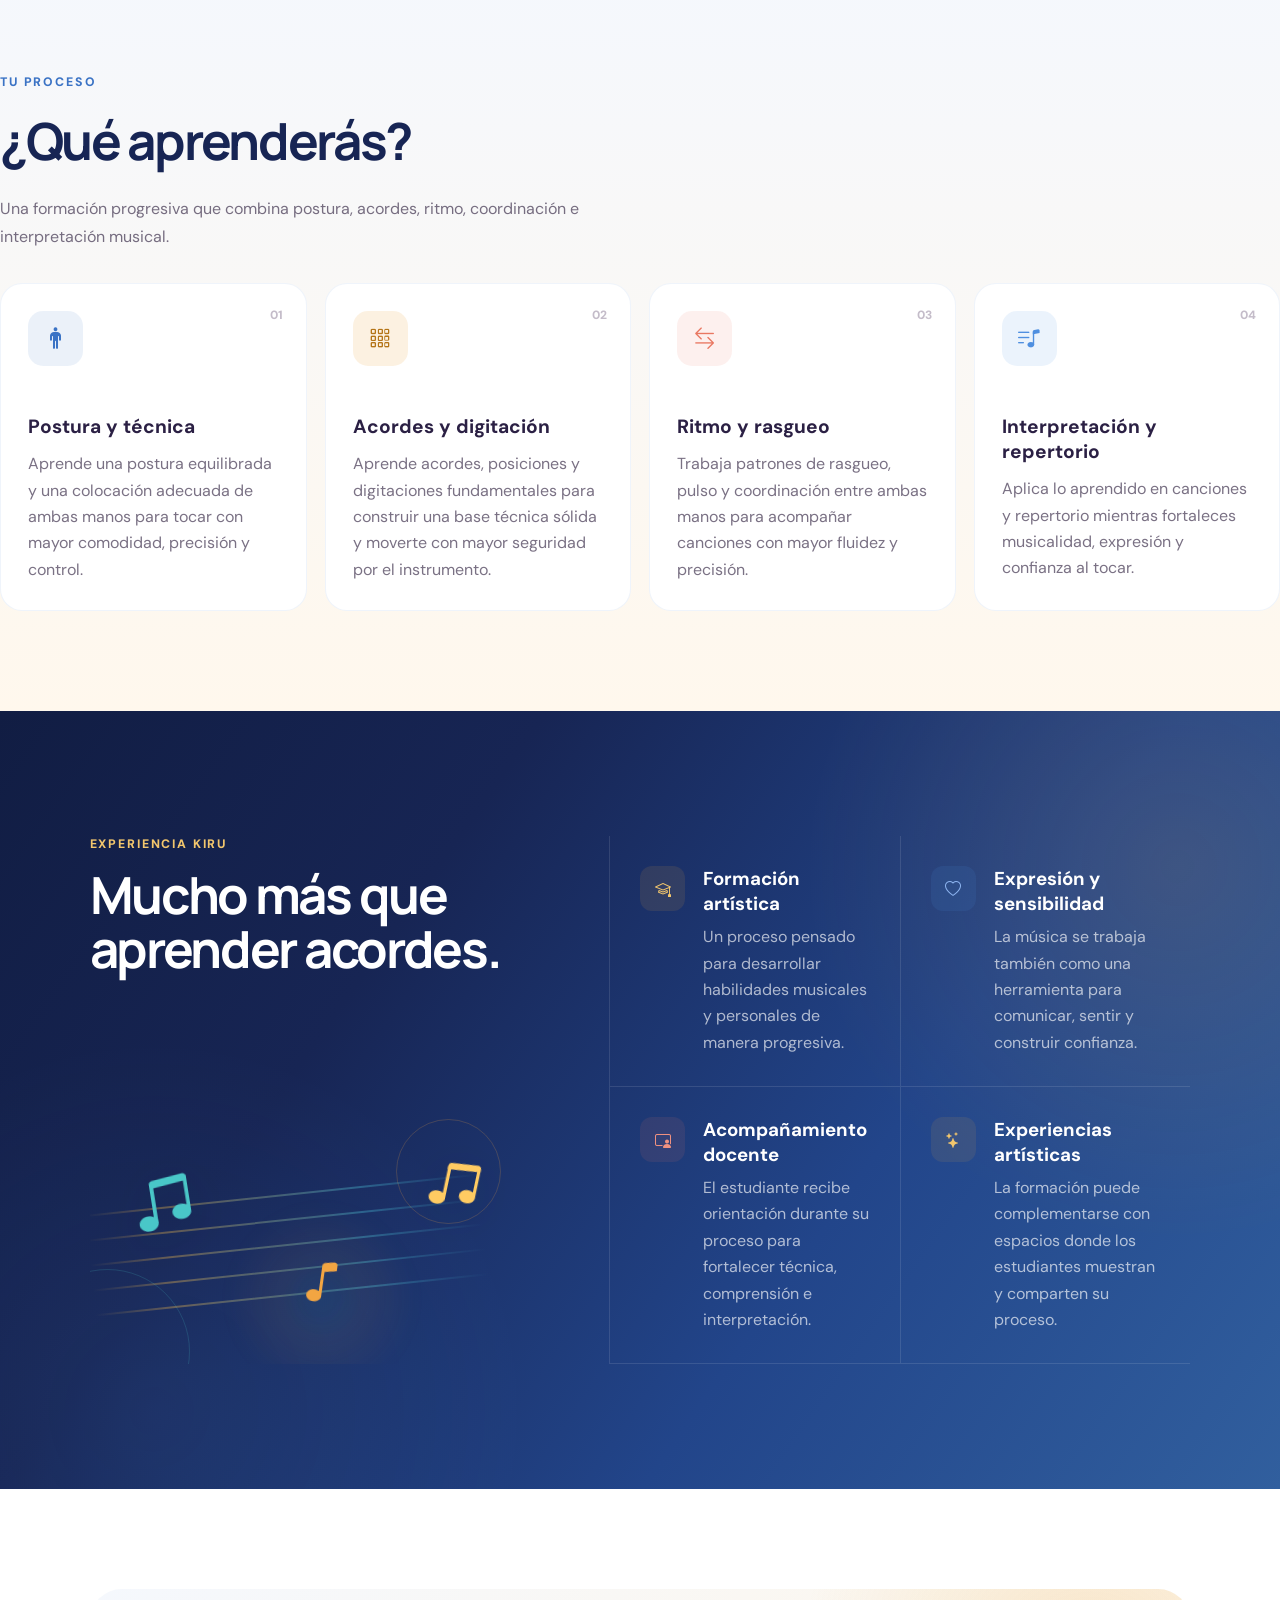
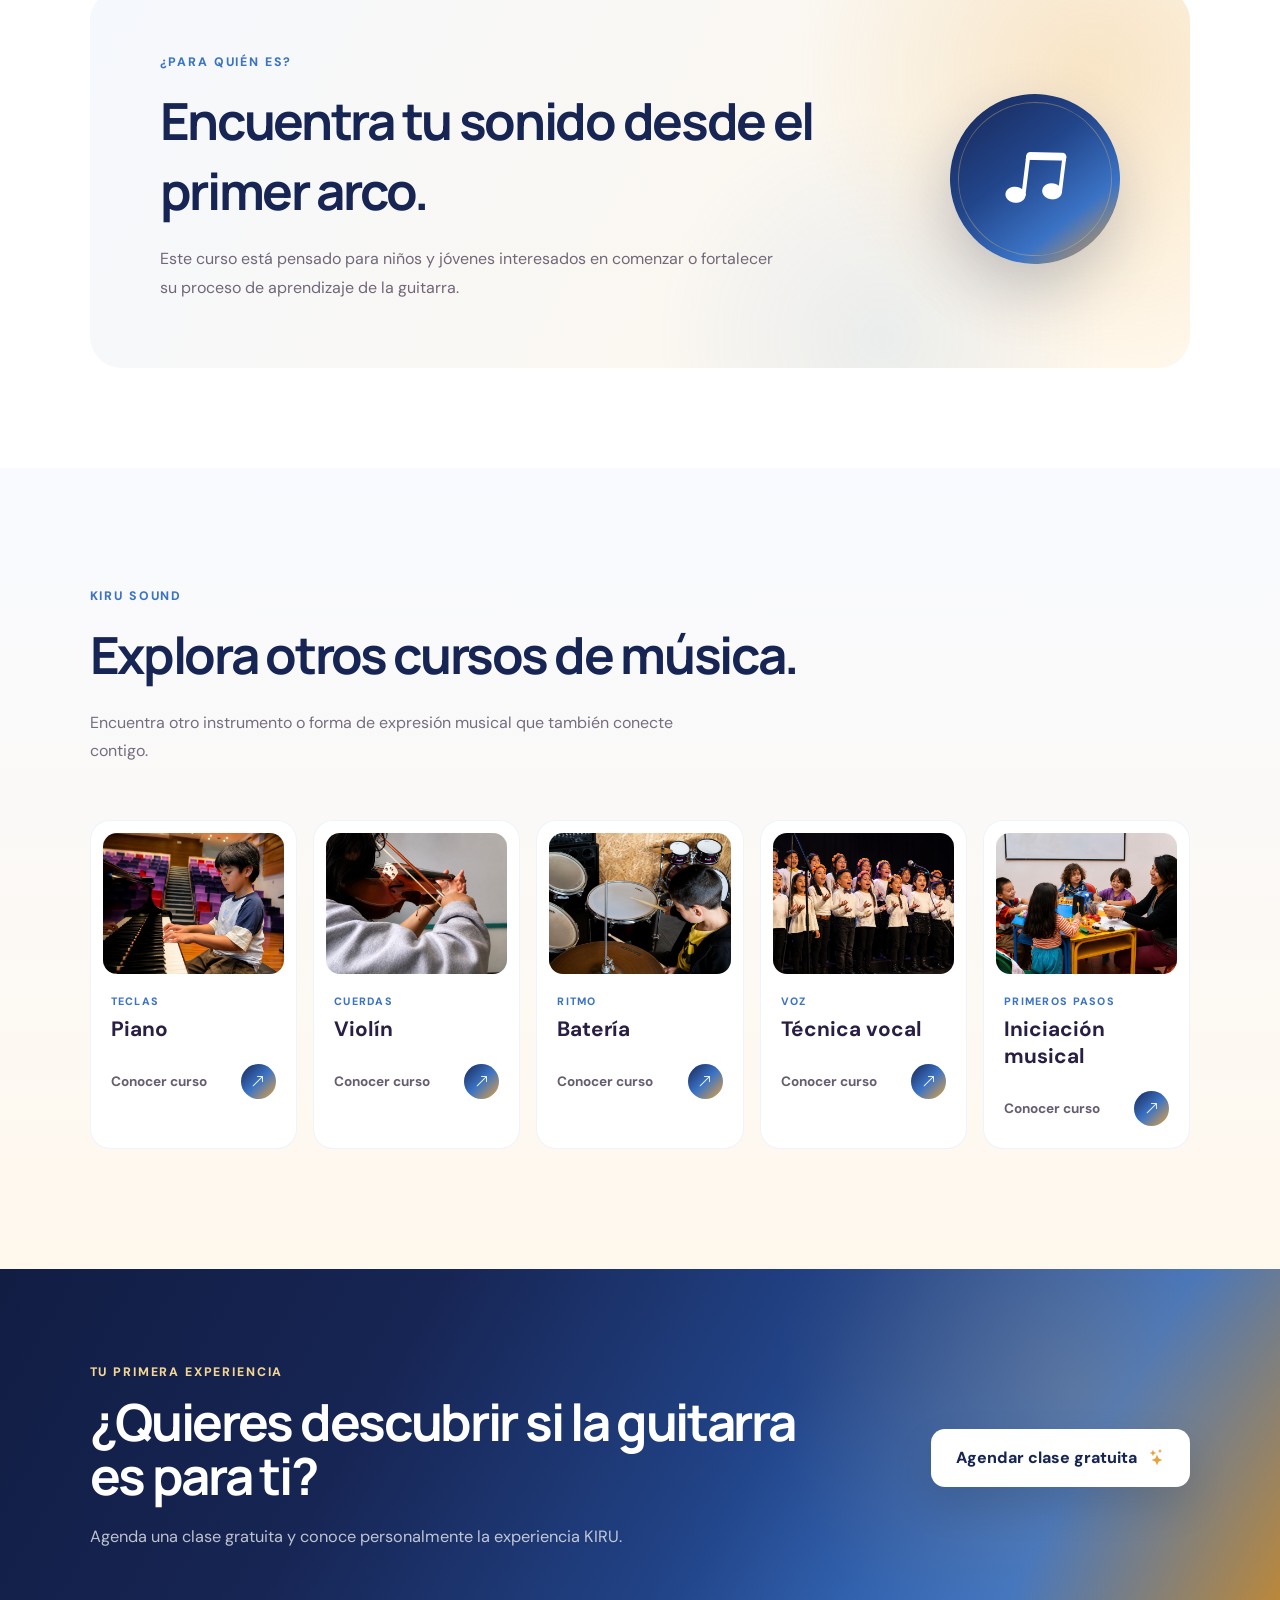
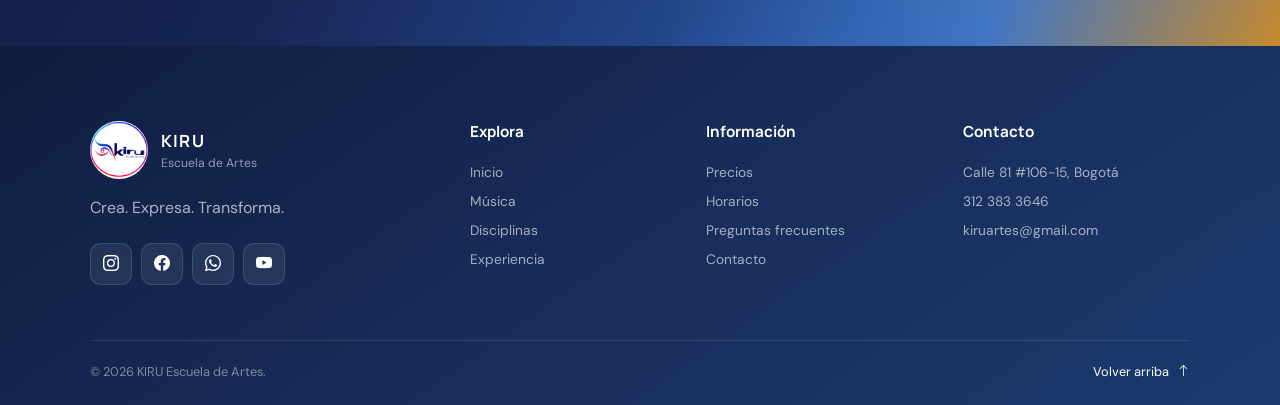
<file: paginas/cursos/guitarra.html>
<!DOCTYPE html>
<html lang="es">

<head>
    <meta charset="UTF-8">

    <meta
        name="viewport"
        content="width=device-width, initial-scale=1.0"
    >

    <title>Guitarra | KIRU Escuela de Artes</title>

    <meta
        name="description"
        content="Curso presencial de guitarra en KIRU Escuela de Artes. Formación musical desde las bases, acordes, ritmo, técnica e interpretación."
    >

    <link rel="preconnect" href="https://fonts.googleapis.com">
    <link rel="preconnect" href="https://fonts.gstatic.com" crossorigin>

    <link
        href="https://fonts.googleapis.com/css2?family=DM+Sans:wght@400;500;600;700&family=Manrope:wght@400;500;600;700;800&display=swap"
        rel="stylesheet"
    >

    <link
        rel="stylesheet"
        href="https://cdn.jsdelivr.net/npm/bootstrap-icons@1.11.3/font/bootstrap-icons.min.css"
    >

    <link rel="stylesheet" href="../disciplinas.css">
</head>

<body class="course-page guitarra-course-page">


<header class="discipline-header">

    <div class="discipline-nav">

        <a href="../../index.html" class="discipline-logo">

            <img
                src="../../img/logo.png"
                alt="KIRU Escuela de Artes"
            >

            <div>
                <strong>KIRU</strong>
                <span>Escuela de Artes</span>
            </div>

        </a>


        <nav class="discipline-menu">

            <a href="../../index.html">
                Inicio
            </a>

            <a href="../musica.html">
                Música
            </a>

            <a href="#aprenderas">
                Qué aprenderás
            </a>

            <a href="#otros-cursos">
                Otros cursos
            </a>

        </nav>


        <a
            href="https://wa.me/573123833646?text=Hola%2C%20quiero%20agendar%20una%20clase%20gratuita%20de%20Guitarra%20en%20KIRU."
            target="_blank"
            rel="noopener"
            class="course-header-cta"
        >
            Clase gratuita

            <i class="bi bi-arrow-up-right"></i>
        </a>

    </div>

</header>


<main>


<!-- ==================================================
HERO
================================================== -->

<section class="course-hero guitarra-course-hero">

    <div class="course-hero-content">

        <a
            href="../musica.html#cursos"
            class="discipline-back"
        >
            <i class="bi bi-arrow-left"></i>
            Volver a Música
        </a>


        <span class="course-eyebrow">
            KIRU SOUND · GUITARRA
        </span>


        <h1>
            Convierte cada acorde
            <span>en ritmo, energía y expresión.</span>
        </h1>


        <p>
            Descubre la guitarra desde sus fundamentos y desarrolla
            postura, acordes, ritmo, coordinación y sensibilidad musical
            a través de una formación práctica y presencial.
        </p>


        <div class="course-hero-actions">

            <a
                href="https://wa.me/573123833646?text=Hola%2C%20quiero%20agendar%20una%20clase%20gratuita%20de%20Guitarra%20en%20KIRU."
                target="_blank"
                rel="noopener"
                class="discipline-btn primary"
            >
                Agendar clase gratuita

                <i class="bi bi-arrow-up-right"></i>
            </a>


            <a
                href="#curso"
                class="discipline-btn secondary"
            >
                Conocer el curso

                <i class="bi bi-arrow-down"></i>
            </a>

        </div>


        <div class="course-hero-details">

            <span>
                <i class="bi bi-geo-alt-fill"></i>
                Presencial
            </span>

            <span>
                <i class="bi bi-bar-chart-fill"></i>
                Nivel principiante
            </span>

            <span>
                <i class="bi bi-person-fill"></i>
                Desde los 5 años
            </span>

        </div>

    </div>


    <div class="course-hero-media">

        <div class="course-image-frame">

            <img
                src="../../img/guitarra.png"
                alt="Estudiante de KIRU aprendiendo guitarra"
            >

            <div class="course-image-badge">
                <i class="bi bi-music-note-beamed"></i>

                <div>
                    <strong>Guitarra</strong>
                    <span>KIRU Sound</span>
                </div>
            </div>

        </div>

        <div class="course-media-shape course-media-shape-one"></div>
        <div class="course-media-shape course-media-shape-two"></div>

    </div>

</section>


<!-- ==================================================
CURSO
================================================== -->

<section
    class="course-overview"
    id="curso"
>

    <div class="course-overview-main">

        <span class="course-section-label">
            CONOCE EL CURSO
        </span>

        <h2>
            Guitarra en KIRU.
        </h2>

        <p>
            Conoce y desarrolla este instrumento desde tus
            primeras clases. El proceso parte de fundamentos
            como postura, acordes básicos, digitación, ritmo y coordinación,
            avanzando progresivamente hacia la interpretación.
        </p>

        <p>
            La formación busca que cada estudiante construya
            bases musicales sólidas mientras desarrolla ritmo, confianza,
            sensibilidad y una relación personal con el instrumento.
        </p>

    </div>


    <aside class="course-info-card">

        <span>
            INFORMACIÓN DEL CURSO
        </span>

        <div class="course-info-item">
            <i class="bi bi-geo-alt"></i>

            <div>
                <small>Modalidad</small>
                <strong>Presencial</strong>
            </div>
        </div>


        <div class="course-info-item">
            <i class="bi bi-bar-chart"></i>

            <div>
                <small>Nivel</small>
                <strong>Principiante</strong>
            </div>
        </div>


        <div class="course-info-item">
            <i class="bi bi-person"></i>

            <div>
                <small>Edad</small>
                <strong>Desde los 5 años</strong>
            </div>
        </div>


        <div class="course-info-item">
            <i class="bi bi-music-note-beamed"></i>

            <div>
                <small>Área</small>
                <strong>KIRU Sound</strong>
            </div>
        </div>


        <a
            href="https://wa.me/573123833646?text=Hola%2C%20estoy%20interesado%2Fa%20en%20el%20curso%20de%20Guitarra%20de%20KIRU.%20Quisiera%20recibir%20informaci%C3%B3n."
            target="_blank"
            rel="noopener"
        >
            Consultar por WhatsApp
            <i class="bi bi-whatsapp"></i>
        </a>

    </aside>

</section>


<!-- ==================================================
QUÉ APRENDERÁS
================================================== -->

<section
    class="course-learning"
    id="aprenderas"
>

    <div class="course-section-heading">

        <span>
            TU PROCESO
        </span>

        <h2>
            ¿Qué aprenderás?
        </h2>

        <p>
            Una formación progresiva que combina postura, acordes,
            ritmo, coordinación e interpretación musical.
        </p>

    </div>


    <div class="course-learning-grid">

        <article>

            <span>01</span>

            <i class="bi bi-person-standing"></i>

            <h3>
                Postura y técnica
            </h3>

            <p>
                Aprende una postura equilibrada y una colocación adecuada
                de ambas manos para tocar con mayor comodidad,
                precisión y control.
            </p>

        </article>


        <article>

            <span>02</span>

            <i class="bi bi-grid-3x3-gap"></i>

            <h3>
                Acordes y digitación
            </h3>

            <p>
                Aprende acordes, posiciones y digitaciones fundamentales
                para construir una base técnica sólida y moverte
                con mayor seguridad por el instrumento.
            </p>

        </article>


        <article>

            <span>03</span>

            <i class="bi bi-arrow-left-right"></i>

            <h3>
                Ritmo y rasgueo
            </h3>

            <p>
                Trabaja patrones de rasgueo, pulso y coordinación entre
                ambas manos para acompañar canciones con
                mayor fluidez y precisión.
            </p>

        </article>


        <article>

            <span>04</span>

            <i class="bi bi-music-note-list"></i>

            <h3>
                Interpretación y repertorio
            </h3>

            <p>
                Aplica lo aprendido en canciones y repertorio mientras
                fortaleces musicalidad, expresión y confianza
                al tocar.
            </p>

        </article>

    </div>

</section>


<!-- ==================================================
CARACTERÍSTICAS
================================================== -->

<section class="course-features">

    <div class="course-features-intro">

    <span>
        EXPERIENCIA KIRU
    </span>

    <h2>
        Mucho más que aprender acordes.
    </h2>

    <div class="guitar-feature-art" aria-hidden="true">

        <div class="guitar-staff">
            <span></span>
            <span></span>
            <span></span>
            <span></span>
            <span></span>
        </div>

        <i class="bi bi-music-note-beamed note-one"></i>
        <i class="bi bi-music-note note-two"></i>
        <i class="bi bi-music-note-beamed note-three"></i>

        <div class="guitar-feature-circle circle-one"></div>
        <div class="guitar-feature-circle circle-two"></div>

    </div>

</div>


    <div class="course-features-list">

        <article>

            <i class="bi bi-mortarboard"></i>

            <div>
                <h3>
                    Formación artística
                </h3>

                <p>
                    Un proceso pensado para desarrollar
                    habilidades musicales y personales
                    de manera progresiva.
                </p>
            </div>

        </article>


        <article>

            <i class="bi bi-heart"></i>

            <div>
                <h3>
                    Expresión y sensibilidad
                </h3>

                <p>
                    La música se trabaja también como una
                    herramienta para comunicar, sentir
                    y construir confianza.
                </p>
            </div>

        </article>


        <article>

            <i class="bi bi-person-video3"></i>

            <div>
                <h3>
                    Acompañamiento docente
                </h3>

                <p>
                    El estudiante recibe orientación durante
                    su proceso para fortalecer técnica,
                    comprensión e interpretación.
                </p>
            </div>

        </article>


        <article>

            <i class="bi bi-stars"></i>

            <div>
                <h3>
                    Experiencias artísticas
                </h3>

                <p>
                    La formación puede complementarse con
                    espacios donde los estudiantes muestran
                    y comparten su proceso.
                </p>
            </div>

        </article>

    </div>

</section>


<!-- ==================================================
PARA QUIÉN
================================================== -->

<section class="course-audience">

    <div class="course-audience-card">

        <div>

            <span>
                ¿PARA QUIÉN ES?
            </span>

            <h2>
                Encuentra tu sonido desde el primer arco.
            </h2>

            <p>
                Este curso está pensado para niños y jóvenes
                interesados en comenzar o fortalecer su proceso
                de aprendizaje de la guitarra.
            </p>

        </div>


        <div class="course-audience-icon">
            <i class="bi bi-music-note-beamed"></i>
        </div>

    </div>

</section>


<!-- ==================================================
OTROS CURSOS
================================================== -->

<section
    class="other-courses"
    id="otros-cursos"
>

    <div class="course-section-heading">

        <span>
            KIRU SOUND
        </span>

        <h2>
            Explora otros cursos de música.
        </h2>

        <p>
            Encuentra otro instrumento o forma de expresión
            musical que también conecte contigo.
        </p>

    </div>


    <div class="other-courses-grid">


        <a
            href="piano.html"
            class="other-course-card"
        >

            <div class="other-course-image">
                <img
                    src="../../img/piano.png"
                    alt="Curso de piano KIRU"
                >
            </div>

            <span>
                TECLAS
            </span>

            <h3>
                Piano
            </h3>

            <div>
                Conocer curso
                <i class="bi bi-arrow-up-right"></i>
            </div>

        </a>


        <a
            href="violin.html"
            class="other-course-card"
        >

            <div class="other-course-image">
                <img
                    src="../../img/violin.png"
                    alt="Curso de violín KIRU"
                >
            </div>

            <span>
                CUERDAS
            </span>

            <h3>
                Violín
            </h3>

            <div>
                Conocer curso
                <i class="bi bi-arrow-up-right"></i>
            </div>

        </a>


        <a
            href="bateria.html"
            class="other-course-card"
        >

            <div class="other-course-image">
                <img
                    src="../../img/bateria.png"
                    alt="Curso de batería KIRU"
                >
            </div>

            <span>
                RITMO
            </span>

            <h3>
                Batería
            </h3>

            <div>
                Conocer curso
                <i class="bi bi-arrow-up-right"></i>
            </div>

        </a>


        <a
            href="tecnica-vocal.html"
            class="other-course-card"
        >

            <div class="other-course-image">
                <img
                    src="../../img/canto.png"
                    alt="Curso de técnica vocal KIRU"
                >
            </div>

            <span>
                VOZ
            </span>

            <h3>
                Técnica vocal
            </h3>

            <div>
                Conocer curso
                <i class="bi bi-arrow-up-right"></i>
            </div>

        </a>


        <a
            href="iniciacion-musical.html"
            class="other-course-card"
        >

            <div class="other-course-image">
                <img
                    src="../../img/iniciacion-musical.png"
                    alt="Curso de iniciación musical KIRU"
                >
            </div>

            <span>
                PRIMEROS PASOS
            </span>

            <h3>
                Iniciación musical
            </h3>

            <div>
                Conocer curso
                <i class="bi bi-arrow-up-right"></i>
            </div>

        </a>


    </div>

</section>


<!-- ==================================================
CTA
================================================== -->

<section class="course-cta">

    <div>

        <span>
            TU PRIMERA EXPERIENCIA
        </span>

        <h2>
            ¿Quieres descubrir si
            la guitarra es para ti?
        </h2>

        <p>
            Agenda una clase gratuita y conoce
            personalmente la experiencia KIRU.
        </p>

    </div>


    <a
        href="https://wa.me/573123833646?text=Hola%2C%20quiero%20agendar%20una%20clase%20gratuita%20de%20Guitarra%20en%20KIRU."
        target="_blank"
        rel="noopener"
        class="discipline-cta-button"
    >
        Agendar clase gratuita

        <i class="bi bi-stars"></i>
    </a>

</section>


</main>


<!-- ==================================================
FOOTER
================================================== -->

<footer class="discipline-footer">

    <div class="discipline-footer-main">

        <div class="discipline-footer-brand">

            <a href="../../index.html">

                <img
                    src="../../img/logo.png"
                    alt="KIRU Escuela de Artes"
                >

                <div>
                    <strong>KIRU</strong>
                    <span>Escuela de Artes</span>
                </div>

            </a>

            <p>
                Crea. Expresa. Transforma.
            </p>

            <div class="discipline-footer-socials">

                <a
                    href="https://www.instagram.com/kiru.artes/"
                    target="_blank"
                    rel="noopener"
                    aria-label="Instagram"
                >
                    <i class="bi bi-instagram"></i>
                </a>

                <a
                    href="https://www.facebook.com/kirusartes/"
                    target="_blank"
                    rel="noopener"
                    aria-label="Facebook"
                >
                    <i class="bi bi-facebook"></i>
                </a>

                <a
                    href="https://wa.me/573123833646"
                    target="_blank"
                    rel="noopener"
                    aria-label="WhatsApp"
                >
                    <i class="bi bi-whatsapp"></i>
                </a>

                <a
                    href="https://www.youtube.com/@KiruEscueladeArtes"
                    target="_blank"
                    rel="noopener"
                    aria-label="YouTube"
                >
                    <i class="bi bi-youtube"></i>
                </a>

            </div>

        </div>


        <div class="discipline-footer-column">

            <h3>Explora</h3>

            <a href="../../index.html">
                Inicio
            </a>

            <a href="../musica.html">
                Música
            </a>

            <a href="../../index.html#disciplinas">
                Disciplinas
            </a>

            <a href="../../index.html#experiencia">
                Experiencia
            </a>

        </div>


        <div class="discipline-footer-column">

            <h3>Información</h3>

            <a href="../../index.html#precios">
                Precios
            </a>

            <a href="../../index.html#horarios">
                Horarios
            </a>

            <a href="../../index.html#preguntas">
                Preguntas frecuentes
            </a>

            <a href="../../index.html#contacto">
                Contacto
            </a>

        </div>


        <div class="discipline-footer-column">

            <h3>Contacto</h3>

            <a
                href="https://maps.google.com/?q=Calle+81+%23106-15+Bogotá"
                target="_blank"
                rel="noopener"
            >
                Calle 81 #106-15, Bogotá
            </a>

            <a href="tel:+573123833646">
                312 383 3646
            </a>

            <a href="mailto:kiruartes@gmail.com">
                kiruartes@gmail.com
            </a>

        </div>

    </div>


    <div class="discipline-footer-bottom">

        <span>
            © 2026 KIRU Escuela de Artes.
        </span>

        <a href="#">
            Volver arriba
            <i class="bi bi-arrow-up"></i>
        </a>

    </div>

</footer>


<script src="../disciplinas.js"></script>

</body>
</html>
</file>
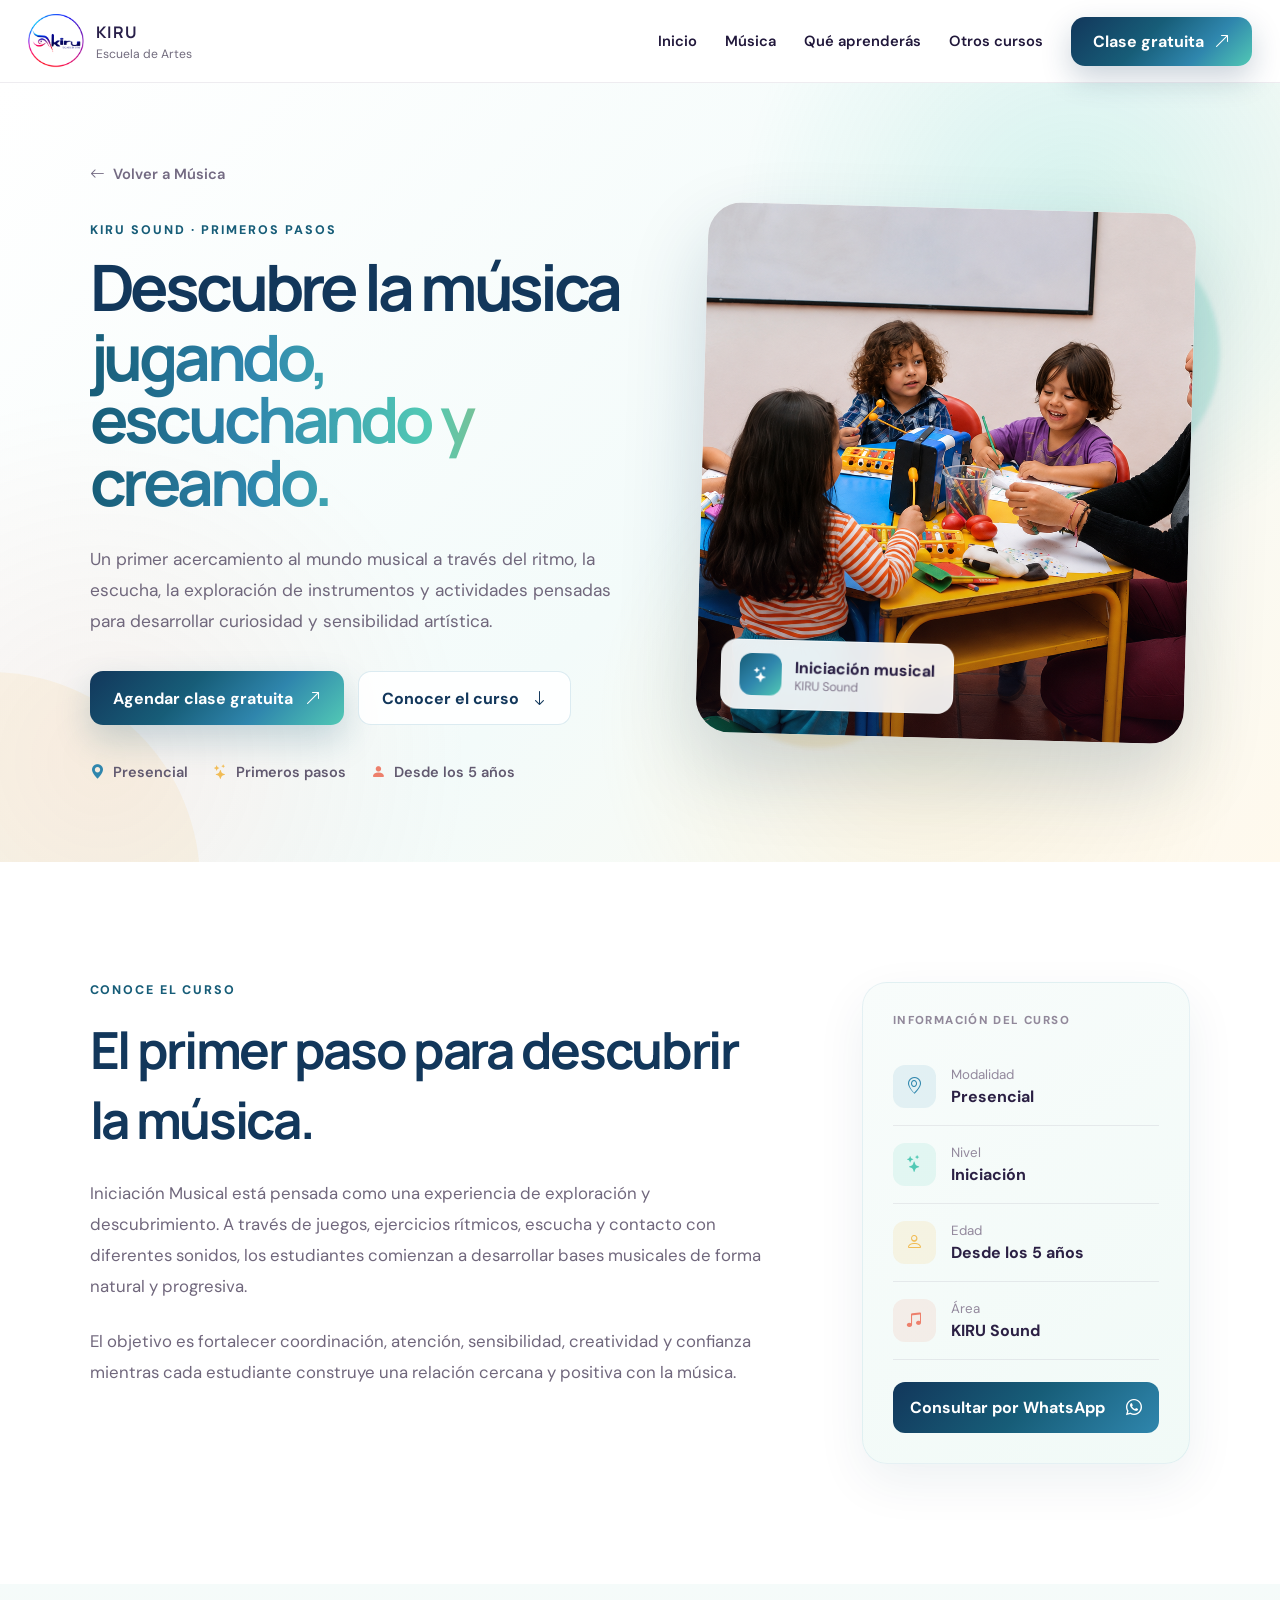
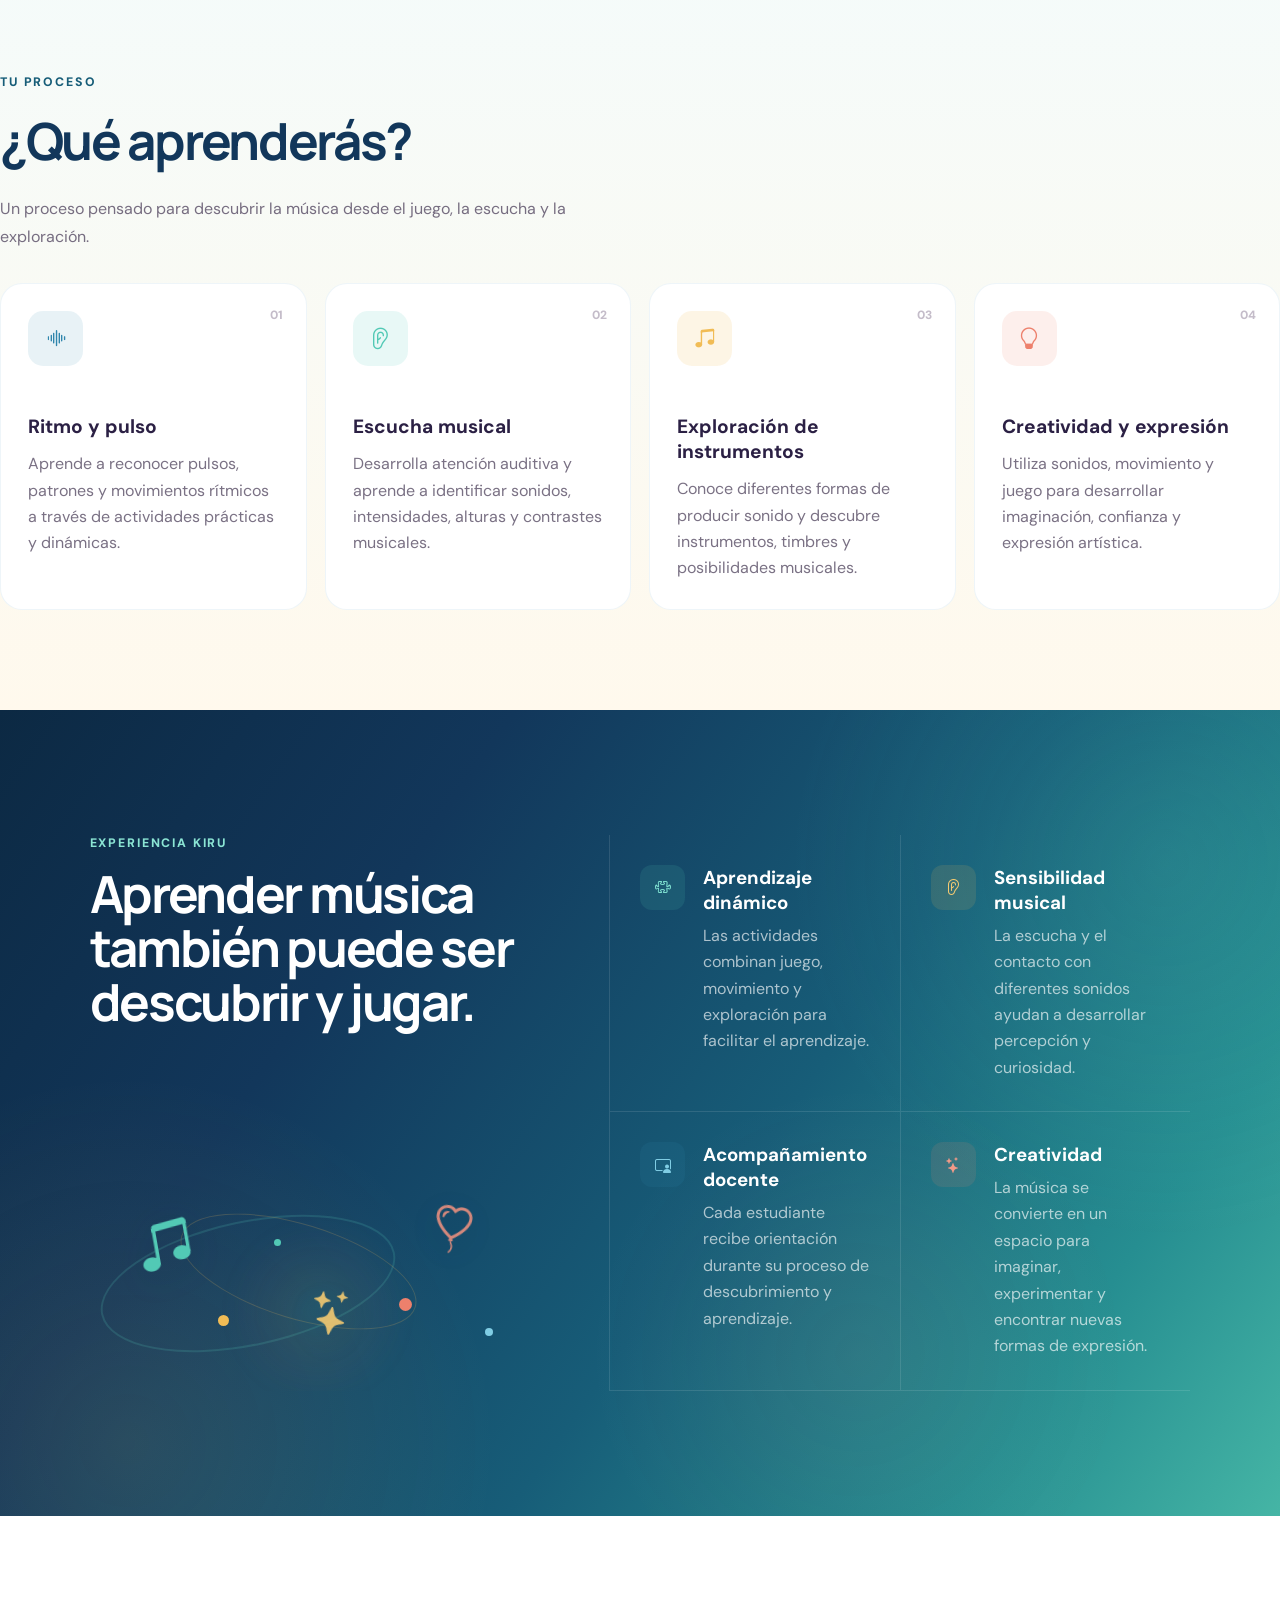
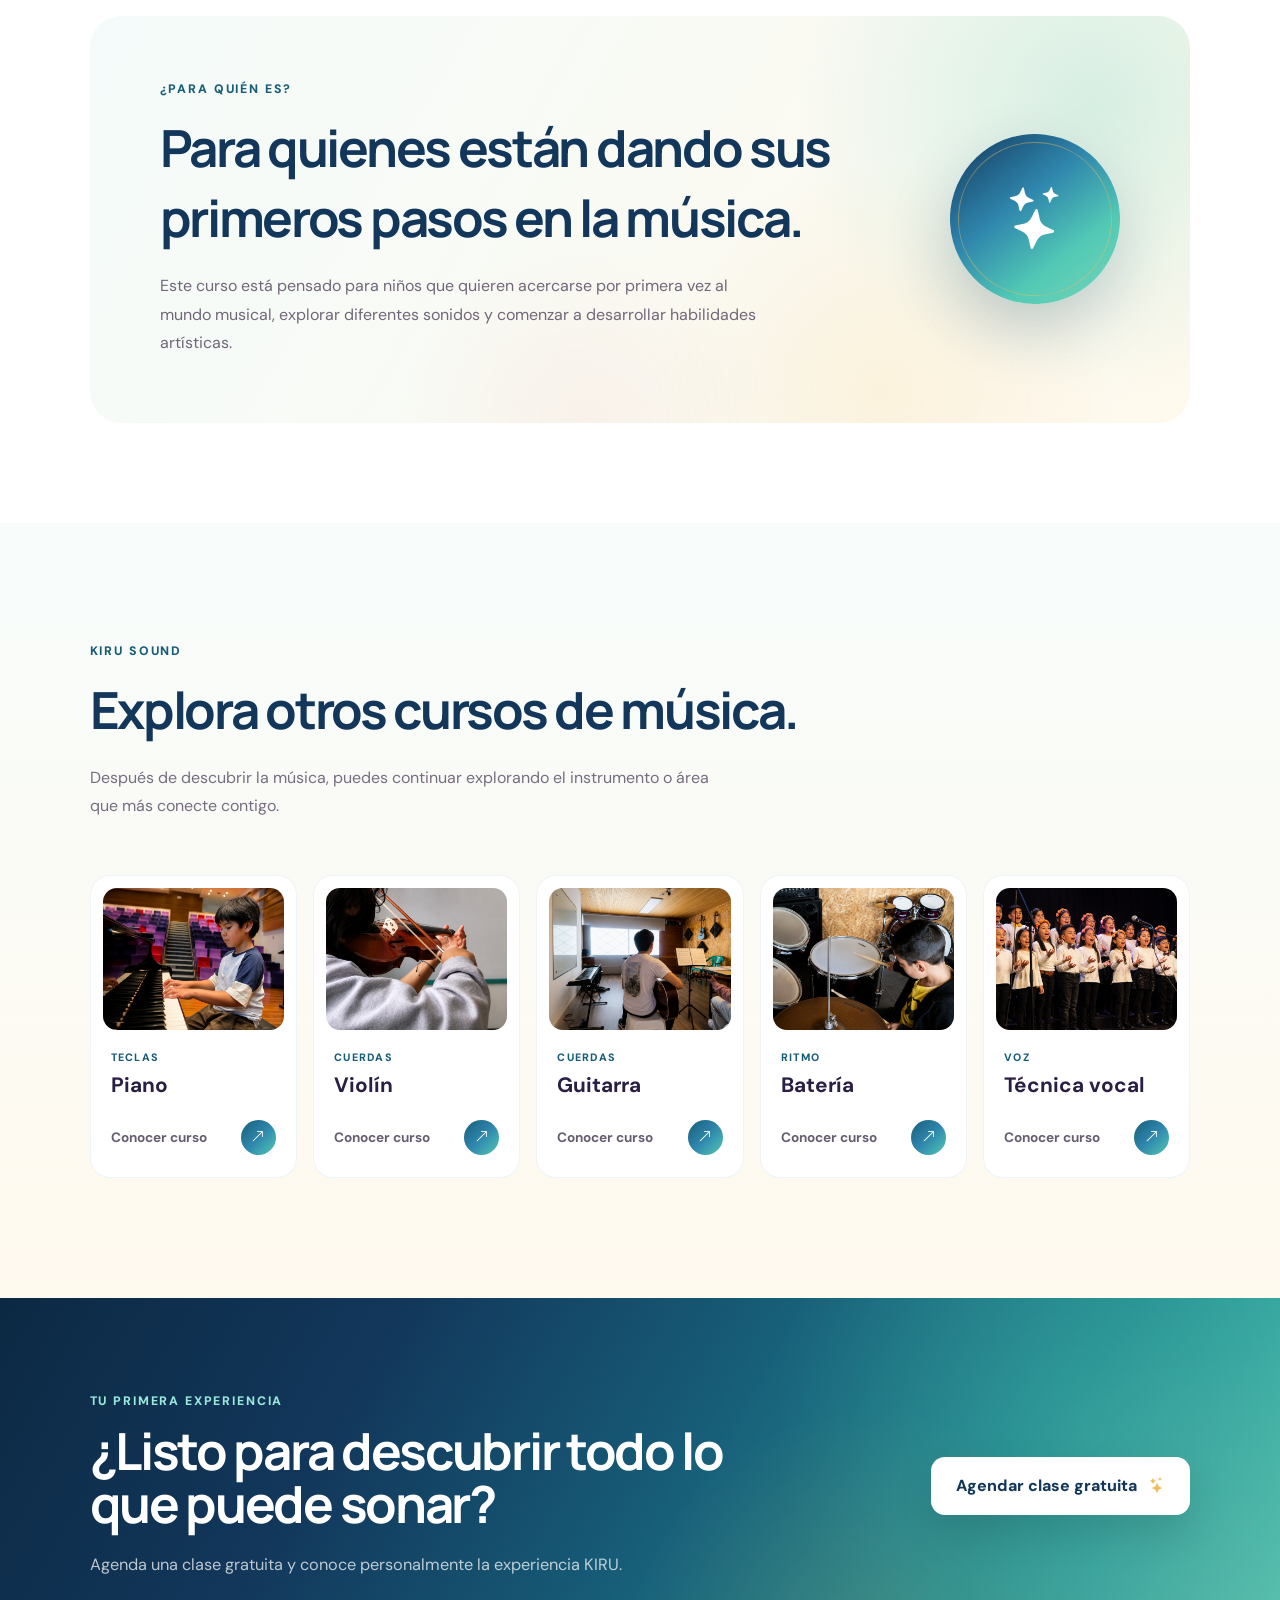
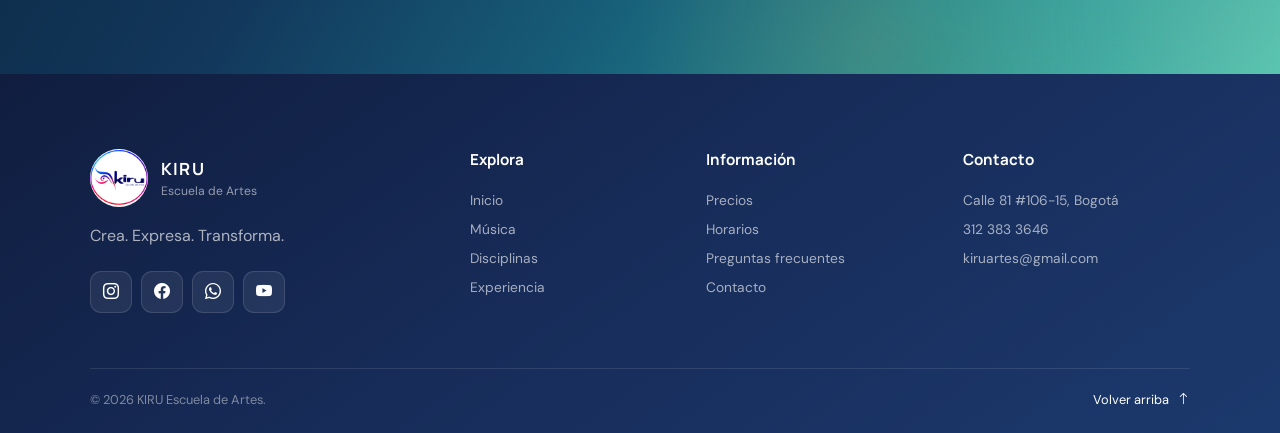
<file: paginas/cursos/iniciacion-musical.html>
<!DOCTYPE html>
<html lang="es">

<head>
    <meta charset="UTF-8">
    <meta name="viewport" content="width=device-width, initial-scale=1.0">

    <title>Iniciación Musical | KIRU Escuela de Artes</title>

    <meta
        name="description"
        content="Curso presencial de iniciación musical en KIRU Escuela de Artes. Primer acercamiento a ritmo, escucha, instrumentos, coordinación y expresión musical."
    >

    <link rel="preconnect" href="https://fonts.googleapis.com">
    <link rel="preconnect" href="https://fonts.gstatic.com" crossorigin>

    <link
        href="https://fonts.googleapis.com/css2?family=DM+Sans:wght@400;500;600;700&family=Manrope:wght@400;500;600;700;800&display=swap"
        rel="stylesheet"
    >

    <link
        rel="stylesheet"
        href="https://cdn.jsdelivr.net/npm/bootstrap-icons@1.11.3/font/bootstrap-icons.min.css"
    >

    <link rel="stylesheet" href="../disciplinas.css">
</head>

<body class="course-page iniciacion-course-page" id="top">


<!-- =============================================
HEADER
============================================= -->

<header class="discipline-header">

    <div class="discipline-nav">

        <a href="../../index.html" class="discipline-logo">

            <img
                src="../../img/logo.png"
                alt="KIRU Escuela de Artes"
            >

            <div>
                <strong>KIRU</strong>
                <span>Escuela de Artes</span>
            </div>

        </a>


        <nav class="discipline-menu" aria-label="Navegación del curso">

            <a href="../../index.html">
                Inicio
            </a>

            <a href="../musica.html">
                Música
            </a>

            <a href="#aprenderas">
                Qué aprenderás
            </a>

            <a href="#otros-cursos">
                Otros cursos
            </a>

        </nav>


        <a
            href="https://wa.me/573123833646?text=Hola%2C%20quiero%20agendar%20una%20clase%20gratuita%20de%20Iniciaci%C3%B3n%20Musical%20en%20KIRU."
            target="_blank"
            rel="noopener"
            class="course-header-cta"
        >
            Clase gratuita
            <i class="bi bi-arrow-up-right"></i>
        </a>

    </div>

</header>


<main>


<!-- =============================================
HERO
============================================= -->

<section class="course-hero iniciacion-course-hero">

    <div class="course-hero-content">

        <a
            href="../musica.html#cursos"
            class="discipline-back"
        >
            <i class="bi bi-arrow-left"></i>
            Volver a Música
        </a>


        <span class="course-eyebrow">
            KIRU SOUND · PRIMEROS PASOS
        </span>


        <h1>
            Descubre la música
            <span>jugando, escuchando y creando.</span>
        </h1>


        <p>
            Un primer acercamiento al mundo musical a través del ritmo,
            la escucha, la exploración de instrumentos y actividades
            pensadas para desarrollar curiosidad y sensibilidad artística.
        </p>


        <div class="course-hero-actions">

            <a
                href="https://wa.me/573123833646?text=Hola%2C%20quiero%20agendar%20una%20clase%20gratuita%20de%20Iniciaci%C3%B3n%20Musical%20en%20KIRU."
                target="_blank"
                rel="noopener"
                class="discipline-btn primary"
            >
                Agendar clase gratuita
                <i class="bi bi-arrow-up-right"></i>
            </a>


            <a
                href="#curso"
                class="discipline-btn secondary"
            >
                Conocer el curso
                <i class="bi bi-arrow-down"></i>
            </a>

        </div>


        <div class="course-hero-details">

            <span>
                <i class="bi bi-geo-alt-fill"></i>
                Presencial
            </span>

            <span>
                <i class="bi bi-stars"></i>
                Primeros pasos
            </span>

            <span>
                <i class="bi bi-person-fill"></i>
                Desde los 5 años
            </span>

        </div>

    </div>


    <div class="course-hero-media">

        <div class="course-image-frame">

            <img
                src="../../img/iniciacion-musical.png"
                alt="Niños explorando instrumentos en una clase de iniciación musical de KIRU"
            >

            <div class="course-image-badge">

                <i class="bi bi-stars"></i>

                <div>
                    <strong>Iniciación musical</strong>
                    <span>KIRU Sound</span>
                </div>

            </div>

        </div>

        <div class="course-media-shape course-media-shape-one"></div>
        <div class="course-media-shape course-media-shape-two"></div>

    </div>

</section>


<!-- =============================================
CONOCE EL CURSO
============================================= -->

<section
    class="course-overview"
    id="curso"
>

    <div class="course-overview-main">

        <span class="course-section-label">
            CONOCE EL CURSO
        </span>

        <h2>
            El primer paso para descubrir la música.
        </h2>

        <p>
            Iniciación Musical está pensada como una experiencia de exploración
            y descubrimiento. A través de juegos, ejercicios rítmicos, escucha
            y contacto con diferentes sonidos, los estudiantes comienzan a
            desarrollar bases musicales de forma natural y progresiva.
        </p>

        <p>
            El objetivo es fortalecer coordinación, atención, sensibilidad,
            creatividad y confianza mientras cada estudiante construye
            una relación cercana y positiva con la música.
        </p>

    </div>


    <aside class="course-info-card">

        <span>
            INFORMACIÓN DEL CURSO
        </span>


        <div class="course-info-item">

            <i class="bi bi-geo-alt"></i>

            <div>
                <small>Modalidad</small>
                <strong>Presencial</strong>
            </div>

        </div>


        <div class="course-info-item">

            <i class="bi bi-stars"></i>

            <div>
                <small>Nivel</small>
                <strong>Iniciación</strong>
            </div>

        </div>


        <div class="course-info-item">

            <i class="bi bi-person"></i>

            <div>
                <small>Edad</small>
                <strong>Desde los 5 años</strong>
            </div>

        </div>


        <div class="course-info-item">

            <i class="bi bi-music-note-beamed"></i>

            <div>
                <small>Área</small>
                <strong>KIRU Sound</strong>
            </div>

        </div>


        <a
            href="https://wa.me/573123833646?text=Hola%2C%20estoy%20interesado%2Fa%20en%20el%20curso%20de%20Iniciaci%C3%B3n%20Musical%20de%20KIRU.%20Quisiera%20recibir%20informaci%C3%B3n."
            target="_blank"
            rel="noopener"
        >
            Consultar por WhatsApp
            <i class="bi bi-whatsapp"></i>
        </a>

    </aside>

</section>


<!-- =============================================
QUÉ APRENDERÁS
============================================= -->

<section
    class="course-learning"
    id="aprenderas"
>

    <div class="course-section-heading">

        <span>
            TU PROCESO
        </span>

        <h2>
            ¿Qué aprenderás?
        </h2>

        <p>
            Un proceso pensado para descubrir la música
            desde el juego, la escucha y la exploración.
        </p>

    </div>


    <div class="course-learning-grid">


        <article>

            <span>01</span>

            <i class="bi bi-soundwave"></i>

            <h3>
                Ritmo y pulso
            </h3>

            <p>
                Aprende a reconocer pulsos, patrones y movimientos
                rítmicos a través de actividades prácticas y dinámicas.
            </p>

        </article>


        <article>

            <span>02</span>

            <i class="bi bi-ear"></i>

            <h3>
                Escucha musical
            </h3>

            <p>
                Desarrolla atención auditiva y aprende a identificar
                sonidos, intensidades, alturas y contrastes musicales.
            </p>

        </article>


        <article>

            <span>03</span>

            <i class="bi bi-music-note-beamed"></i>

            <h3>
                Exploración de instrumentos
            </h3>

            <p>
                Conoce diferentes formas de producir sonido y descubre
                instrumentos, timbres y posibilidades musicales.
            </p>

        </article>


        <article>

            <span>04</span>

            <i class="bi bi-lightbulb"></i>

            <h3>
                Creatividad y expresión
            </h3>

            <p>
                Utiliza sonidos, movimiento y juego para desarrollar
                imaginación, confianza y expresión artística.
            </p>

        </article>

    </div>

</section>


<!-- =============================================
EXPERIENCIA KIRU
============================================= -->

<section class="course-features">

    <div class="course-features-intro">

        <span>
            EXPERIENCIA KIRU
        </span>

        <h2>
            Aprender música también puede ser descubrir y jugar.
        </h2>


        <div
            class="iniciacion-feature-art"
            aria-hidden="true"
        >

            <div class="iniciacion-orbit orbit-one"></div>
            <div class="iniciacion-orbit orbit-two"></div>

            <i class="bi bi-music-note-beamed iniciacion-icon-one"></i>
            <i class="bi bi-stars iniciacion-icon-two"></i>
            <i class="bi bi-balloon-heart iniciacion-icon-three"></i>

            <span class="iniciacion-dot dot-one"></span>
            <span class="iniciacion-dot dot-two"></span>
            <span class="iniciacion-dot dot-three"></span>
            <span class="iniciacion-dot dot-four"></span>

        </div>

    </div>


    <div class="course-features-list">


        <article>

            <i class="bi bi-puzzle"></i>

            <div>

                <h3>
                    Aprendizaje dinámico
                </h3>

                <p>
                    Las actividades combinan juego, movimiento
                    y exploración para facilitar el aprendizaje.
                </p>

            </div>

        </article>


        <article>

            <i class="bi bi-ear"></i>

            <div>

                <h3>
                    Sensibilidad musical
                </h3>

                <p>
                    La escucha y el contacto con diferentes sonidos
                    ayudan a desarrollar percepción y curiosidad.
                </p>

            </div>

        </article>


        <article>

            <i class="bi bi-person-video3"></i>

            <div>

                <h3>
                    Acompañamiento docente
                </h3>

                <p>
                    Cada estudiante recibe orientación durante
                    su proceso de descubrimiento y aprendizaje.
                </p>

            </div>

        </article>


        <article>

            <i class="bi bi-stars"></i>

            <div>

                <h3>
                    Creatividad
                </h3>

                <p>
                    La música se convierte en un espacio para imaginar,
                    experimentar y encontrar nuevas formas de expresión.
                </p>

            </div>

        </article>

    </div>

</section>


<!-- =============================================
PARA QUIÉN
============================================= -->

<section class="course-audience">

    <div class="course-audience-card">

        <div>

            <span>
                ¿PARA QUIÉN ES?
            </span>

            <h2>
                Para quienes están dando
                sus primeros pasos en la música.
            </h2>

            <p>
                Este curso está pensado para niños que quieren acercarse
                por primera vez al mundo musical, explorar diferentes
                sonidos y comenzar a desarrollar habilidades artísticas.
            </p>

        </div>


        <div class="course-audience-icon">
            <i class="bi bi-stars"></i>
        </div>

    </div>

</section>


<!-- =============================================
OTROS CURSOS
============================================= -->

<section
    class="other-courses"
    id="otros-cursos"
>

    <div class="course-section-heading">

        <span>
            KIRU SOUND
        </span>

        <h2>
            Explora otros cursos de música.
        </h2>

        <p>
            Después de descubrir la música, puedes continuar
            explorando el instrumento o área que más conecte contigo.
        </p>

    </div>


    <div class="other-courses-grid">


        <a
            href="piano.html"
            class="other-course-card"
        >

            <div class="other-course-image">
                <img
                    src="../../img/piano.png"
                    alt="Curso de piano KIRU"
                >
            </div>

            <span>
                TECLAS
            </span>

            <h3>
                Piano
            </h3>

            <div>
                Conocer curso
                <i class="bi bi-arrow-up-right"></i>
            </div>

        </a>


        <a
            href="violin.html"
            class="other-course-card"
        >

            <div class="other-course-image">
                <img
                    src="../../img/violin.png"
                    alt="Curso de violín KIRU"
                >
            </div>

            <span>
                CUERDAS
            </span>

            <h3>
                Violín
            </h3>

            <div>
                Conocer curso
                <i class="bi bi-arrow-up-right"></i>
            </div>

        </a>


        <a
            href="guitarra.html"
            class="other-course-card"
        >

            <div class="other-course-image">
                <img
                    src="../../img/guitarra.png"
                    alt="Curso de guitarra KIRU"
                >
            </div>

            <span>
                CUERDAS
            </span>

            <h3>
                Guitarra
            </h3>

            <div>
                Conocer curso
                <i class="bi bi-arrow-up-right"></i>
            </div>

        </a>


        <a
            href="bateria.html"
            class="other-course-card"
        >

            <div class="other-course-image">
                <img
                    src="../../img/bateria.png"
                    alt="Curso de batería KIRU"
                >
            </div>

            <span>
                RITMO
            </span>

            <h3>
                Batería
            </h3>

            <div>
                Conocer curso
                <i class="bi bi-arrow-up-right"></i>
            </div>

        </a>


        <a
            href="tecnica-vocal.html"
            class="other-course-card"
        >

            <div class="other-course-image">
                <img
                    src="../../img/canto.png"
                    alt="Curso de técnica vocal KIRU"
                >
            </div>

            <span>
                VOZ
            </span>

            <h3>
                Técnica vocal
            </h3>

            <div>
                Conocer curso
                <i class="bi bi-arrow-up-right"></i>
            </div>

        </a>

    </div>

</section>


<!-- =============================================
CTA
============================================= -->

<section class="course-cta">

    <div>

        <span>
            TU PRIMERA EXPERIENCIA
        </span>

        <h2>
            ¿Listo para descubrir
            todo lo que puede sonar?
        </h2>

        <p>
            Agenda una clase gratuita y conoce
            personalmente la experiencia KIRU.
        </p>

    </div>


    <a
        href="https://wa.me/573123833646?text=Hola%2C%20quiero%20agendar%20una%20clase%20gratuita%20de%20Iniciaci%C3%B3n%20Musical%20en%20KIRU."
        target="_blank"
        rel="noopener"
        class="discipline-cta-button"
    >
        Agendar clase gratuita
        <i class="bi bi-stars"></i>
    </a>

</section>


</main>


<!-- =============================================
FOOTER
============================================= -->

<footer class="discipline-footer">

    <div class="discipline-footer-main">

        <div class="discipline-footer-brand">

            <a href="../../index.html">

                <img
                    src="../../img/logo.png"
                    alt="KIRU Escuela de Artes"
                >

                <div>
                    <strong>KIRU</strong>
                    <span>Escuela de Artes</span>
                </div>

            </a>

            <p>
                Crea. Expresa. Transforma.
            </p>


            <div class="discipline-footer-socials">

                <a
                    href="https://www.instagram.com/kiru.artes/"
                    target="_blank"
                    rel="noopener"
                    aria-label="Instagram"
                >
                    <i class="bi bi-instagram"></i>
                </a>

                <a
                    href="https://www.facebook.com/kirusartes/"
                    target="_blank"
                    rel="noopener"
                    aria-label="Facebook"
                >
                    <i class="bi bi-facebook"></i>
                </a>

                <a
                    href="https://wa.me/573123833646"
                    target="_blank"
                    rel="noopener"
                    aria-label="WhatsApp"
                >
                    <i class="bi bi-whatsapp"></i>
                </a>

                <a
                    href="https://www.youtube.com/@KiruEscueladeArtes"
                    target="_blank"
                    rel="noopener"
                    aria-label="YouTube"
                >
                    <i class="bi bi-youtube"></i>
                </a>

            </div>

        </div>


        <div class="discipline-footer-column">

            <h3>Explora</h3>

            <a href="../../index.html">
                Inicio
            </a>

            <a href="../musica.html">
                Música
            </a>

            <a href="../../index.html#disciplinas">
                Disciplinas
            </a>

            <a href="../../index.html#experiencia">
                Experiencia
            </a>

        </div>


        <div class="discipline-footer-column">

            <h3>Información</h3>

            <a href="../../index.html#precios">
                Precios
            </a>

            <a href="../../index.html#horarios">
                Horarios
            </a>

            <a href="../../index.html#preguntas">
                Preguntas frecuentes
            </a>

            <a href="../../index.html#contacto">
                Contacto
            </a>

        </div>


        <div class="discipline-footer-column">

            <h3>Contacto</h3>

            <a
                href="https://maps.google.com/?q=Calle+81+%23106-15+Bogotá"
                target="_blank"
                rel="noopener"
            >
                Calle 81 #106-15, Bogotá
            </a>

            <a href="tel:+573123833646">
                312 383 3646
            </a>

            <a href="mailto:kiruartes@gmail.com">
                kiruartes@gmail.com
            </a>

        </div>

    </div>


    <div class="discipline-footer-bottom">

        <span>
            © 2026 KIRU Escuela de Artes.
        </span>

        <a href="#top">
            Volver arriba
            <i class="bi bi-arrow-up"></i>
        </a>

    </div>

</footer>


<script src="../disciplinas.js"></script>

</body>
</html>
</file>
<file: estilos.css>
/* ==================================================
RESET
================================================== */

*{
    margin:0;
    padding:0;
    box-sizing:border-box;
}

html{
    scroll-behavior:smooth;
}

body{
    font-family:'DM Sans',sans-serif;
    color:#242234;
    background:#fffdfb;
    overflow-x:hidden;
}

img{
    display:block;
    max-width:100%;
}

a{
    color:inherit;
    text-decoration:none;
}

button,
input,
textarea,
select{
    font:inherit;
}

ul{
    list-style:none;
}


/* ==================================================
VARIABLES KIRU
================================================== */

:root{

    /* PRINCIPALES */

    --kiru-magenta:#c51e78;
    --kiru-purple:#71328e;
    --kiru-deep:#29204a;


    /* SECUNDARIOS */

    --kiru-blue:#285ca8;
    --kiru-sky:#61b6e8;


    /* TERCIARIOS */

    --kiru-yellow:#f4c542;
    --kiru-green:#65a94b;
    --kiru-pink:#ef6fa8;
    --kiru-orange:#ef8d42;


    /* NEUTROS */

    --white:#ffffff;
    --cream:#fff9f3;
    --surface:#f7f5fa;
    --surface-blue:#f3f8fd;

    --text:#242234;
    --muted:#726c7e;

    --border:rgba(41,32,74,.10);


    /* SOMBRAS */

    --shadow-sm:
        0 10px 30px rgba(41,32,74,.08);

    --shadow:
        0 20px 55px rgba(41,32,74,.13);


    /* DEGRADADOS */

    --kiru-gradient:
        linear-gradient(
            135deg,
            var(--kiru-magenta) 0%,
            var(--kiru-purple) 52%,
            var(--kiru-deep) 100%
        );

    --kiru-gradient-blue:
        linear-gradient(
            135deg,
            var(--kiru-blue),
            var(--kiru-sky)
        );


    --transition:.35s ease;
}


/* ==================================================
GENERAL
================================================== */

main{
    width:100%;
}

section{
    position:relative;
    width:100%;
}

.section-heading{
    max-width:760px;
    margin-bottom:55px;
}

.section-heading > span,
.experience-heading > span,
.schedule-intro > span,
.faq-heading > span,
.why-kiru-intro > span{
    display:inline-block;

    margin-bottom:14px;

    font-size:.78rem;
    font-weight:800;

    letter-spacing:.18em;

    color:var(--kiru-magenta);
}

.section-heading h2,
.experience-heading h2,
.schedule-intro h2,
.faq-heading h2,
.why-kiru-intro h2{
    font-family:'Manrope',sans-serif;

    font-size:clamp(2.2rem,4vw,4.2rem);
    line-height:1.04;

    letter-spacing:-.045em;

    color:var(--kiru-deep);
}

.section-heading p,
.why-kiru-intro p,
.schedule-intro p{
    max-width:640px;

    margin-top:20px;

    color:var(--muted);

    font-size:1.03rem;
    line-height:1.8;
}


/* ==================================================
BOTONES
================================================== */

.kiru-btn{
    display:inline-flex;
    align-items:center;
    justify-content:center;

    gap:11px;

    min-height:52px;

    padding:0 23px;

    border:none;
    border-radius:10px;

    font-weight:700;

    cursor:pointer;

    transition:var(--transition);
}

.kiru-btn i{
    transition:var(--transition);
}

.kiru-btn:hover{
    transform:translateY(-3px);
}

.kiru-btn:hover i{
    transform:translate(4px,-2px);
}


/* ==================================================
HEADER
================================================== */

.kiru-header{
    position:sticky;
    top:0;

    z-index:1100;

    width:100%;

    background:rgba(255,255,255,.90);

    backdrop-filter:blur(18px);

    border-bottom:1px solid var(--border);
}

.kiru-nav{
    max-width:1280px;

    min-height:82px;

    margin:auto;
    padding:0 28px;

    display:flex;
    align-items:center;
    justify-content:space-between;

    gap:30px;
}


/* LOGO */

.kiru-logo{
    display:flex;
    align-items:center;

    gap:12px;

    flex-shrink:0;
}

.kiru-logo img{
    width:58px;
    height:58px;

    object-fit:contain;
}

.kiru-logo-text{
    display:flex;
    flex-direction:column;

    line-height:1.05;
}

.kiru-logo-text strong{
    font-family:'Manrope',sans-serif;

    font-size:1.15rem;
    font-weight:800;

    letter-spacing:.08em;

    color:var(--kiru-deep);
}

.kiru-logo-text span{
    margin-top:5px;

    font-size:.78rem;

    color:var(--muted);
}


/* MENÚ */

.kiru-menu{
    display:flex;
    align-items:center;

    gap:30px;
}

.kiru-menu a{
    position:relative;

    font-size:.94rem;
    font-weight:600;

    color:var(--text);

    transition:var(--transition);
}

.kiru-menu a::after{
    content:"";

    position:absolute;

    left:0;
    bottom:-8px;

    width:0;
    height:2px;

    border-radius:10px;

    background:var(--kiru-gradient);

    transition:var(--transition);
}

.kiru-menu a:hover{
    color:var(--kiru-purple);
}

.kiru-menu a:hover::after{
    width:100%;
}


/* CTA HEADER */

.kiru-header-cta{
    display:inline-flex;
    align-items:center;

    gap:9px;

    padding:13px 18px;

    border-radius:10px;

    color:white;

    font-size:.9rem;
    font-weight:700;

    background:var(--kiru-gradient);

    box-shadow:
        0 9px 25px rgba(113,50,142,.20);

    transition:var(--transition);
}

.kiru-header-cta i{
    transition:var(--transition);
}

.kiru-header-cta:hover{
    transform:translateY(-2px);

    box-shadow:
        0 14px 30px rgba(113,50,142,.28);
}

.kiru-header-cta:hover i{
    transform:translate(3px,-3px);
}


/* MOBILE */

.kiru-menu-toggle{
    display:none;

    width:46px;
    height:46px;

    border:none;
    border-radius:10px;

    background:var(--surface);

    color:var(--kiru-deep);

    font-size:1.5rem;

    cursor:pointer;
}

/* ==================================================
BUSCADOR HEADER
================================================== */

.kiru-search-toggle{
    width:44px;
    height:44px;

    display:flex;
    align-items:center;
    justify-content:center;

    flex-shrink:0;

    border:none;
    border-radius:10px;

    background:var(--surface);

    color:var(--kiru-deep);

    font-size:1.1rem;

    cursor:pointer;

    transition:
        transform .35s ease,
        background .35s ease,
        color .35s ease;
}

.kiru-search-toggle:hover{
    transform:translateY(-2px);

    background:var(--kiru-deep);
    color:white;
}


/* PANEL */

.kiru-search-panel{
    position:fixed;

    top:82px;
    left:0;

    width:100%;

    z-index:1050;

    padding:18px 7%;

    background:rgba(255,255,255,.96);

    backdrop-filter:blur(18px);

    border-bottom:1px solid var(--border);

    opacity:0;
    visibility:hidden;

    transform:translateY(-15px);

    transition:
        opacity .35s ease,
        transform .35s ease,
        visibility .35s ease;
}

.kiru-search-panel.active{
    opacity:1;
    visibility:visible;

    transform:translateY(0);
}


/* CAJA */

.kiru-search-box{
    width:100%;
    max-width:900px;

    margin:auto;
}


/* INPUT */

.kiru-search-input-wrap{
    position:relative;

    display:flex;
    align-items:center;

    min-height:58px;

    border:1px solid var(--border);
    border-radius:14px;

    background:white;

    box-shadow:
        0 14px 35px rgba(41,32,74,.08);
}

.kiru-search-input-wrap > i{
    margin-left:20px;

    color:var(--kiru-magenta);

    font-size:1.15rem;
}

.kiru-search-input-wrap input{
    flex:1;

    min-width:0;

    padding:0 16px;

    border:none;
    outline:none;

    background:transparent;

    color:var(--text);

    font-size:1rem;
}

.kiru-search-input-wrap input::placeholder{
    color:#aaa4b2;
}


/* CERRAR */

.kiru-search-close{
    width:44px;
    height:44px;

    margin-right:7px;

    display:flex;
    align-items:center;
    justify-content:center;

    border:none;
    border-radius:10px;

    background:transparent;

    color:var(--muted);

    cursor:pointer;

    transition:.3s ease;
}

.kiru-search-close:hover{
    background:var(--surface);
    color:var(--kiru-deep);
}


/* RESULTADOS */

.kiru-search-results{
    margin-top:10px;

    display:flex;
    flex-direction:column;

    border-radius:14px;

    overflow:hidden;

    background:white;

    box-shadow:
        0 18px 40px rgba(41,32,74,.10);
}

.kiru-search-results:empty{
    display:none;
}

.kiru-search-result{
    display:flex;
    align-items:center;
    justify-content:space-between;

    gap:20px;

    padding:15px 18px;

    border-bottom:1px solid var(--border);

    transition:
        background .3s ease,
        padding-left .3s ease;
}

.kiru-search-result:last-child{
    border-bottom:none;
}

.kiru-search-result:hover{
    padding-left:24px;

    background:var(--surface-blue);
}

.kiru-search-result-info{
    display:flex;
    flex-direction:column;

    gap:3px;
}

.kiru-search-result strong{
    color:var(--kiru-deep);

    font-size:.95rem;
}

.kiru-search-result span{
    color:var(--muted);

    font-size:.78rem;
}

.kiru-search-result > i{
    color:var(--kiru-magenta);
}


/* SIN RESULTADOS */

.kiru-search-empty{
    padding:18px;

    color:var(--muted);

    font-size:.9rem;
}

/* ==================================================
HERO
================================================== */

.kiru-hero{
    min-height:760px;

    padding:90px max(7%,24px);

    display:grid;
    grid-template-columns:1.05fr .95fr;

    align-items:center;

    gap:65px;

    overflow:hidden;

    background:
        radial-gradient(
            circle at 95% 10%,
            rgba(197,30,120,.14),
            transparent 32%
        ),
        radial-gradient(
            circle at 4% 80%,
            rgba(97,182,232,.16),
            transparent 30%
        ),
        var(--cream);
}

.kiru-hero::before{
    content:"";

    position:absolute;

    width:350px;
    height:350px;

    left:-150px;
    top:-100px;

    border-radius:50%;

    background:var(--kiru-magenta);

    opacity:.05;
}

.hero-content{
    position:relative;

    z-index:2;
}

.hero-eyebrow{
    display:inline-flex;

    padding:8px 13px;

    border:1px solid rgba(197,30,120,.18);

    border-radius:8px;

    margin-bottom:22px;

    color:var(--kiru-magenta);

    font-size:.76rem;
    font-weight:800;

    letter-spacing:.16em;

    background:rgba(255,255,255,.62);
}

.hero-content h1{
    font-family:'Manrope',sans-serif;

    font-size:clamp(4rem,7.4vw,7.4rem);

    line-height:.87;

    letter-spacing:-.075em;

    color:var(--kiru-deep);
}

.hero-content h1 span{
    display:inline-block;

    color:transparent;

    background:var(--kiru-gradient);

    background-clip:text;
    -webkit-background-clip:text;
}

.hero-content > p{
    max-width:620px;

    margin-top:30px;

    font-size:1.13rem;
    line-height:1.75;

    color:var(--muted);
}

.hero-actions{
    display:flex;
    flex-wrap:wrap;

    gap:14px;

    margin-top:34px;
}

.hero-primary{
    color:white;

    background:var(--kiru-gradient);

    box-shadow:
        0 14px 35px rgba(113,50,142,.22);
}

.hero-secondary{
    color:var(--kiru-deep);

    background:white;

    border:1px solid var(--border);
}

.hero-secondary:hover{
    color:var(--kiru-magenta);

    box-shadow:var(--shadow-sm);
}

.hero-details{
    display:flex;
    flex-wrap:wrap;

    gap:18px 28px;

    margin-top:40px;
}

.hero-details span{
    display:flex;
    align-items:center;

    gap:8px;

    font-size:.9rem;

    color:var(--muted);
}

.hero-details i{
    color:var(--kiru-magenta);
}


/* ==================================================
ARTE HERO
================================================== */

.hero-art{
    position:relative;

    min-height:580px;

    display:flex;
    align-items:center;
    justify-content:center;

    isolation:isolate;
}


/* MANCHA PRINCIPAL KIRU */

.hero-art-backdrop{
    position:absolute;

    z-index:1;

    width:470px;
    height:470px;

    border-radius:
        42% 58% 60% 40% /
        46% 40% 60% 54%;

    background:
        linear-gradient(
            135deg,
            var(--kiru-magenta) 0%,
            var(--kiru-purple) 55%,
            var(--kiru-deep) 100%
        );

    transform:rotate(-6deg);

    box-shadow:
        0 30px 70px rgba(41,32,74,.20);
}


/* ==================================================
ACUARELAS
================================================== */

.hero-watercolor{
    position:absolute;

    z-index:0;

    pointer-events:none;

    filter:
        blur(.2px)
        saturate(1.05);

    opacity:.72;
}


/* AZUL */

.hero-watercolor-blue{
    width:310px;
    height:280px;

    right:-25px;
    bottom:15px;

    border-radius:
        61% 39% 52% 48% /
        44% 61% 39% 56%;

    background:
        radial-gradient(
            circle at 38% 42%,
            rgba(97,182,232,.78) 0%,
            rgba(40,92,168,.58) 52%,
            rgba(40,92,168,.16) 72%,
            transparent 76%
        );

    transform:rotate(11deg);
}


/* AMARILLA */

.hero-watercolor-yellow{
    width:155px;
    height:155px;

    right:55px;
    top:35px;

    border-radius:
        58% 42% 65% 35% /
        47% 57% 43% 53%;

    background:
        radial-gradient(
            circle at 48% 45%,
            rgba(244,197,66,.85) 0%,
            rgba(244,197,66,.55) 53%,
            rgba(244,197,66,.18) 72%,
            transparent 78%
        );

    transform:rotate(-9deg);
}


/* ==================================================
CONTENEDOR CENTRAL
================================================== */

.hero-art-main{
    position:relative;

    z-index:3;

    width:390px;
    height:470px;

    display:flex;
    align-items:center;
    justify-content:center;

    padding:55px;

    overflow:hidden;

    border-radius:
        44% 56% 34% 66% /
        33% 42% 58% 67%;

    background:
        linear-gradient(
            160deg,
            rgba(255,255,255,.08),
            rgba(41,32,74,.24)
        );

    border:
        1px solid rgba(255,255,255,.18);

    backdrop-filter:blur(2px);

    transform:rotate(4deg);
}


/* LOGO CENTRAL */

.hero-kiru-logo{
    position:relative;

    z-index:4;

    width:480px;
    max-width:100%;

    padding:-55px;

    object-fit:contain;

    filter:
        drop-shadow(
            0 8px 15px rgba(41,32,74,.18)
        );

    transform:rotate(-4deg);
}


/* ==================================================
TARJETAS FLOTANTES
================================================== */

.hero-floating{
    position:absolute;

    z-index:5;

    min-width:150px;

    padding:13px 15px;

    display:flex;
    align-items:center;

    gap:11px;

    border-radius:12px;

    background:rgba(255,255,255,.94);

    border:
        1px solid rgba(255,255,255,.55);

    backdrop-filter:blur(14px);

    box-shadow:
        0 15px 34px rgba(41,32,74,.12);

    color:var(--kiru-deep);

    transition:var(--transition);
}

.hero-floating:hover{
    transform:translateY(-5px);
}

.hero-floating > i{
    width:38px;
    height:38px;

    display:flex;
    align-items:center;
    justify-content:center;

    flex-shrink:0;

    border-radius:10px;

    background:var(--surface);

    font-size:1.15rem;
}

.hero-floating span{
    display:flex;
    flex-direction:column;

    font-size:.75rem;

    color:var(--muted);
}

.hero-floating strong{
    margin-bottom:2px;

    font-size:.84rem;

    color:var(--kiru-deep);
}


/* POSICIONES */

.hero-floating-1{
    left:-3%;
    top:13%;
}

.hero-floating-1 > i{
    color:var(--kiru-blue);
}


.hero-floating-2{
    right:-4%;
    top:31%;
}

.hero-floating-2 > i{
    color:var(--kiru-magenta);
}


.hero-floating-3{
    left:0;
    bottom:13%;
}

.hero-floating-3 > i{
    color:var(--kiru-purple);
}


.hero-floating-4{
    right:-5%;
    bottom:4%;
}

.hero-floating-4 > i{
    color:var(--kiru-orange);
}

/* ==================================================
DISCIPLINAS
================================================== */

.disciplines{
    padding:120px 7%;

    background:white;
}

.discipline-grid{
    max-width:1300px;

    margin:auto;

    display:grid;

    grid-template-columns:
        repeat(4,1fr);

    gap:18px;
}

.discipline-card{
    position:relative;

    min-height:470px;

    padding:30px 27px;

    border-radius:18px;

    overflow:hidden;

    color:white;

    transition:var(--transition);
}

.discipline-card:hover{
    transform:translateY(-10px);
}

.discipline-card::after{
    content:"";

    position:absolute;

    width:170px;
    height:170px;

    right:-70px;
    bottom:-70px;

    border-radius:50%;

    background:rgba(255,255,255,.11);
}

.discipline-card > i{
    display:flex;
    align-items:center;
    justify-content:center;

    width:50px;
    height:50px;

    margin-bottom:34px;

    border-radius:12px;

    background:rgba(255,255,255,.16);

    font-size:1.5rem;
}

.discipline-number{
    position:absolute;

    right:20px;
    top:16px;

    font-family:'Manrope',sans-serif;

    font-size:4.5rem;
    font-weight:800;

    opacity:.12;
}

.discipline-card > span{
    font-size:.72rem;
    font-weight:800;

    letter-spacing:.16em;
}

.discipline-card h3{
    margin-top:8px;

    font-family:'Manrope',sans-serif;

    font-size:2rem;

    letter-spacing:-.04em;
}

.discipline-card p{
    margin-top:15px;

    line-height:1.65;

    color:rgba(255,255,255,.84);
}

.discipline-card ul{
    margin-top:26px;

    display:flex;
    flex-direction:column;

    gap:8px;
}

.discipline-card li{
    font-size:.9rem;

    color:rgba(255,255,255,.92);
}


/* COLORES DISCIPLINAS */

.discipline-sound{
    background:
        linear-gradient(
            160deg,
            #1e4e9d,
            #61b6e8
        );
}

.discipline-movement{
    background:
        linear-gradient(
            160deg,
            #d52787,
            #8d297f
        );
}

.discipline-stage{
    background:
        linear-gradient(
            145deg,
            #812735 0%,
            #b83b3f 52%,
            #e78a4f 100%
        );
}

.discipline-canvas{
    background:
        linear-gradient(
            160deg,
            #ef8d42,
            #f4c542
        );

    color:#29204a;
}

.discipline-canvas p,
.discipline-canvas li{
    color:rgba(41,32,74,.83);
}

.discipline-canvas > i{
    background:rgba(255,255,255,.35);
}

/* ==================================================
ENLACE VER CURSOS - DISCIPLINAS
================================================== */

.discipline-more{
    margin-top:auto;
    padding-top:22px;

    display:flex;
    align-items:center;
    justify-content:space-between;

    gap:15px;

    text-decoration:none;
    color:inherit;

    font-size:.9rem;
    font-weight:700;

    border-top:1px solid rgba(255,255,255,.25);

    transition:.3s ease;
}

.discipline-arrow{
    width:42px;
    height:42px;

    display:flex;
    align-items:center;
    justify-content:center;

    flex-shrink:0;

    border-radius:50%;

    background:rgba(255,255,255,.18);

    font-size:1.05rem;

    transition:
        transform .3s ease,
        background .3s ease;
}

.discipline-more:hover .discipline-arrow{
    transform:translate(4px,-4px);
    background:rgba(255,255,255,.32);
}

.discipline-more:hover{
    opacity:.95;
}

/* ==================================================
WHY KIRU
================================================== */

.why-kiru{
    padding:120px 7%;

    display:grid;
    grid-template-columns:.9fr 1.1fr;

    gap:80px;
    align-items:start;

    background:var(--surface-blue);
}


/* TEXTO IZQUIERDO */

.why-kiru-intro{
    position:sticky;
    top:140px;
}


/* ==================================================
TARJETAS
================================================== */

.why-kiru-values{
    display:grid;
    grid-template-columns:repeat(2,1fr);

    gap:18px;
}


/* TARJETA INDIVIDUAL */

.why-kiru-values .why-value{
    position:relative;

    min-height:230px;
    padding:26px;

    display:flex;
    flex-direction:column;

    overflow:hidden;

    border:1px solid rgba(40,92,168,.09);
    border-radius:18px;

    background:white;

    transition:
        transform .35s ease,
        box-shadow .35s ease,
        border-color .35s ease;
}


/* NÚMERO */

.why-value > span{
    position:relative;
    z-index:2;

    font-size:.75rem;
    font-weight:800;

    letter-spacing:.08em;

    color:var(--kiru-magenta);
}


/* ICONO */

.why-value > i{
    position:absolute;

    right:24px;
    top:23px;

    width:48px;
    height:48px;

    display:flex;
    align-items:center;
    justify-content:center;

    border-radius:13px;

    font-size:1.35rem;

    transition:
        transform .35s ease,
        background .35s ease;
}


/* CONTENIDO INFERIOR */

.why-value-content{
    position:relative;
    z-index:2;

    margin-top:auto;
}


/* TÍTULO */

.why-value-content h3{
    font-family:'Manrope',sans-serif;

    font-size:1.35rem;
    font-weight:700;

    color:var(--kiru-deep);
}


/* DESCRIPCIÓN */

.why-value-content p{
    margin-top:9px;

    max-width:280px;

    font-size:.88rem;
    line-height:1.6;

    color:var(--muted);
}


/* ==================================================
COLORES INDIVIDUALES
================================================== */


/* 01 CREATIVIDAD */

.value-creativity{
    border-top:4px solid var(--kiru-magenta) !important;
}

.value-creativity > i{
    color:var(--kiru-magenta);
    background:rgba(197,30,120,.10);
}


/* 02 DISCIPLINA */

.value-discipline{
    border-top:4px solid var(--kiru-blue) !important;
}

.value-discipline > i{
    color:var(--kiru-blue);
    background:rgba(40,92,168,.10);
}


/* 03 EXPRESIÓN */

.value-expression{
    border-top:4px solid var(--kiru-purple) !important;
}

.value-expression > i{
    color:var(--kiru-purple);
    background:rgba(113,50,142,.10);
}


/* 04 TALENTO */

.value-talent{
    border-top:4px solid var(--kiru-yellow) !important;
}

.value-talent > i{
    color:#d6a900;
    background:rgba(244,197,66,.16);
}


/* 05 FORMACIÓN */

.value-training{
    border-top:4px solid var(--kiru-green) !important;
}

.value-training > i{
    color:var(--kiru-green);
    background:rgba(101,169,75,.12);
}


/* 06 EXPERIENCIAS */

.value-experience{
    border-top:4px solid var(--kiru-orange) !important;
}

.value-experience > i{
    color:var(--kiru-orange);
    background:rgba(239,141,66,.13);
}


/* ==================================================
HOVER
================================================== */

.why-value:hover{
    transform:translateY(-7px);

    box-shadow:
        0 20px 45px rgba(41,32,74,.11);
}


/* ICONO SE MUEVE AL PASAR EL MOUSE */

.why-value:hover > i{
    transform:
        translateY(-3px)
        rotate(-5deg)
        scale(1.08);
}


/* ==================================================
DECORACIÓN DE FONDO
================================================== */

.why-value::after{
    content:"";

    position:absolute;

    width:130px;
    height:130px;

    right:-65px;
    bottom:-65px;

    border-radius:50%;

    background:currentColor;

    opacity:.035;

    pointer-events:none;
}


/* ==================================================
RESPONSIVE INTERNO
================================================== */

@media(max-width:720px){

    .why-kiru-values{
        grid-template-columns:1fr;
    }

    .why-kiru-values .why-value{
        min-height:210px;
    }

    .testimonial-card{
    grid-template-columns:1fr;
}

.testimonial-content{
    padding:32px;
}

.testimonial-image{
    min-height:280px;
}

}

/* ==================================================
PROCESO
================================================== */

.kiru-process{
    padding:120px 7%;

    background:white;
}

.process-list{
    max-width:1100px;

    margin:auto;
}

.process-list article{
    display:grid;

    grid-template-columns:120px 1fr;

    gap:30px;

    padding:36px 0;

    border-bottom:1px solid var(--border);
}

.process-list article > span{
    font-family:'Manrope',sans-serif;

    font-size:2.8rem;
    font-weight:800;

    color:transparent;

    -webkit-text-stroke:
        1px var(--kiru-magenta);
}

.process-list h3{
    font-family:'Manrope',sans-serif;

    font-size:1.5rem;

    color:var(--kiru-deep);
}

.process-list p{
    margin-top:8px;

    color:var(--muted);

    line-height:1.7;
}


/* ==================================================
HORARIOS
================================================== */

.schedule{
    padding:110px 7%;

    display:grid;

    grid-template-columns:.55fr 1.45fr;

    gap:75px;

    background:var(--kiru-deep);

    color:white;
}

.schedule-intro h2{
    color:white;
}

.schedule-intro > span{
    color:var(--kiru-sky);
}

.schedule-intro p{
    color:rgba(255,255,255,.68);
}

.schedule-days{
    display:grid;

    grid-template-columns:
        repeat(4,1fr);

    gap:15px;
}

.schedule-days article{
    min-height:240px;

    padding:27px;

    display:flex;
    flex-direction:column;
    justify-content:flex-end;

    border-radius:16px;

    background:rgba(255,255,255,.07);

    border:1px solid rgba(255,255,255,.08);

    transition:var(--transition);
}

.schedule-days article:hover{
    transform:translateY(-7px);

    background:rgba(255,255,255,.11);
}

.schedule-days span{
    margin-bottom:auto;

    color:var(--kiru-yellow);

    font-size:.73rem;
    font-weight:800;

    letter-spacing:.16em;
}

.schedule-days h3{
    font-family:'Manrope',sans-serif;

    font-size:1.4rem;
}

.schedule-days p{
    margin-top:8px;

    color:rgba(255,255,255,.64);
}

.schedule-visual{
    margin:auto 0;

    display:flex;
    flex-direction:column;
    align-items:flex-start;

    gap:12px;
}

.schedule-visual i{
    font-size:2.4rem;
    color:rgba(255,255,255,.20);

    transition:
        color .3s ease,
        transform .3s ease;
}

.schedule-visual span{
    display:block;

    width:42px;
    height:2px;

    background:var(--kiru-yellow);

    border-radius:20px;

    transition:width .3s ease;
}


/* HOVER */

.schedule-days article:hover .schedule-visual i{
    color:rgba(255,255,255,.55);
    transform:rotate(-8deg) scale(1.08);
}

.schedule-days article:hover .schedule-visual span{
    width:70px;
}


/* ==================================================
PRECIOS
================================================== */

.pricing{
    padding:120px 7%;

    background:var(--cream);
}

.pricing-grid{
    display:grid;

    grid-template-columns:
        repeat(4,1fr);

    gap:14px;
}

.price-card{
    position:relative;

    min-height:310px;

    padding:0;

    border-radius:15px;

    border:1px solid var(--border);

    background:white;

    overflow:hidden;

    cursor:pointer;

    transition:
    transform .8s cubic-bezier(.22, 1, .36, 1),
    box-shadow .8s cubic-bezier(.22, 1, .36, 1),
    border-color .8s ease,
    background .8s ease,
    color .6s ease;
}

.price-card-link{
    width:100%;
    height:100%;
    min-height:310px;

    padding:28px 23px;

    display:flex;
    flex-direction:column;

    position:relative;
    z-index:2;

    color:inherit;
    text-decoration:none;
}


/* COLOR AL PASAR EL MOUSE */

.price-card:hover{
    transform:translateY(-10px);

    border-color:transparent;

    color:white;

    background:
        linear-gradient(
            135deg,
            var(--kiru-magenta) 0%,
            var(--kiru-purple) 55%,
            var(--kiru-deep) 100%
        );

    box-shadow:
        0 22px 50px rgba(113,50,142,.24);
}

.price-card::before{
    content:"";

    position:absolute;

    width:170px;
    height:170px;

    right:-80px;
    top:-80px;

    border-radius:50%;

    background:rgba(255,255,255,.10);

    opacity:0;

    transition:
    opacity .8s ease,
    transform 1s cubic-bezier(.22, 1, .36, 1);
}

.price-card:hover::before{
    opacity:1;

    transform:scale(1.15);
}

/* TEXTO BLANCO EN HOVER */

.price-card:hover span,
.price-card:hover h3,
.price-card:hover strong{
    color:white;
}

.price-card:hover p,
.price-card:hover small{
    color:rgba(255,255,255,.76);
}

.price-card:hover .price-card-link{
    background:
        linear-gradient(
            135deg,
            rgba(197,30,120,.035),
            rgba(113,50,142,.035)
        );
}

.price-card:hover{
    transform:translateY(-8px);

    box-shadow:var(--shadow-sm);
}

.price-card > span{
    font-size:.72rem;
    font-weight:800;

    letter-spacing:.14em;

    color:var(--kiru-purple);
}

.price-card h3{
    margin-top:30px;

    font-family:'Manrope',sans-serif;

    font-size:2.15rem;

    color:var(--kiru-deep);
}

.price-card p{
    margin-top:3px;

    color:var(--muted);
}

.price-card strong{
    margin-top:auto;

    color:var(--kiru-deep);
}

.price-card small{
    margin-top:7px;

    color:var(--muted);
}

.pricing-footer{
    margin-top:30px;

    display:flex;
    flex-wrap:wrap;

    gap:18px;

    color:var(--muted);
}

.pricing-footer span{
    display:flex;
    align-items:center;

    gap:8px;
}

.pricing-footer i{
    color:var(--kiru-magenta);
}


/* ==================================================
EXPERIENCIA
================================================== */

.experience-music{
    background:
        linear-gradient(
            to top,
            rgba(41, 32, 74, .65),
            rgba(41, 32, 74, .03) 65%
        ),
        url("./img/experiencia-musica.png") center / cover no-repeat;
}

.experience-dance{
    background:
        linear-gradient(
            to top,
            rgba(40, 92, 168, .60),
            rgba(40, 92, 168, .03) 65%
        ),
        url("./img/experiencia-danza.png") center / cover no-repeat;
}

.experience-theater{
    background:
        linear-gradient(
            to top,
            rgba(113, 50, 142, .65),
            rgba(113, 50, 142, .03) 65%
        ),
        url("./img/experiencia-teatro.png") center / cover no-repeat;
}

.experience-art{
    background:
        linear-gradient(
            to top,
            rgba(239, 141, 66, .60),
            rgba(239, 141, 66, .03) 65%
        ),
        url("./img/experiencia-artes.png") center / cover no-repeat;
}

.experience-events{
    background:
        linear-gradient(
            to top,
            rgba(41, 32, 74, .65),
            rgba(41, 32, 74, .03) 65%
        ),
        url("./img/experiencia-eventos.png") center / cover no-repeat;
}

.kiru-experience{
    padding:120px 7%;

    background:white;
}

.experience-heading{
    max-width:720px;

    margin-bottom:45px;
}

.experience-grid{
    display:grid;

    grid-template-columns:
        repeat(4,1fr);

    grid-auto-rows:230px;

    gap:14px;
}

.experience-item{
    position:relative;

    display:flex;
    align-items:flex-end;

    padding:25px;

    overflow:hidden;

    border-radius:16px;

    background-size:cover;
    background-position:center;
    background-repeat:no-repeat;

    transition:
        transform .8s cubic-bezier(.22,1,.36,1),
        box-shadow .8s cubic-bezier(.22,1,.36,1);
}

.experience-item:hover{
    transform:translateY(-6px) scale(1.015);

    box-shadow:
        0 20px 45px rgba(41,32,74,.18);
}

.experience-item span{
    position:relative;

    z-index:2;

    color:white;

    font-size:.74rem;
    font-weight:800;

    letter-spacing:.16em;
}

.experience-item::before{
    content:"";

    position:absolute;

    inset:0;

    background:
        radial-gradient(
            circle at 70% 15%,
            rgba(255,255,255,.30),
            transparent 35%
        );
}


.experience-large{
    grid-column:span 2;
    grid-row:span 2;
}

.experience-wide{
    grid-column:span 2;
}


/* ==================================================
TESTIMONIOS
================================================== */

.testimonials{
    padding:80px 7%;

    background:var(--surface-blue);
}


/* TARJETA PRINCIPAL */

.testimonial-card{
    display:grid;

    /* Texto 62% | Imagen 38% aprox. */
    grid-template-columns:1.6fr 1fr;

    width:100%;
    max-width:none;

    min-height:320px;

    overflow:hidden;

    border-radius:22px;

    background:white;
    border:1px solid var(--border);

    box-shadow:
        0 18px 45px rgba(41,32,74,.08);

    transition:
        transform .8s cubic-bezier(.22,1,.36,1),
        box-shadow .8s cubic-bezier(.22,1,.36,1);
}


/* HOVER */

.testimonial-card:hover{
    transform:translateY(-6px);

    box-shadow:
        0 26px 60px rgba(41,32,74,.13);
}


/* CONTENIDO IZQUIERDO */

.testimonial-content{
    position:relative;

    padding:38px 45px;

    display:flex;
    flex-direction:column;
}


/* COMILLAS */

.testimonial-quote{
    width:58px;
    height:58px;

    display:flex;
    align-items:center;
    justify-content:center;

    margin-bottom:24px;

    border-radius:16px;

    background:
        linear-gradient(
            135deg,
            var(--kiru-magenta),
            var(--kiru-purple)
        );

    color:white;

    font-size:2rem;
}


/* ETIQUETA */

.testimonial-label{
    margin-bottom:14px;

    font-size:.72rem;
    font-weight:800;

    letter-spacing:.16em;

    color:var(--kiru-magenta);
}


/* TÍTULO */

.testimonial-content h3{
    font-family:'Manrope',sans-serif;

    font-size:2rem;

    line-height:1.1;

    color:var(--kiru-deep);
}


/* TEXTO */

.testimonial-content p{
    margin-top:12px;

    max-width:none;

    font-size:.95rem;
    line-height:1.65;

    color:var(--muted);
}


/* AUTOR */

.testimonial-author{
    margin-top:auto;
    padding-top:30px;

    display:flex;
    flex-direction:column;

    gap:4px;
}

.testimonial-author strong{
    font-size:1rem;

    color:var(--kiru-deep);
}

.testimonial-author span{
    font-size:.86rem;

    color:var(--muted);
}


/* ==================================================
IMAGEN DERECHA
================================================== */

.testimonial-image{
    position:relative;

    min-height:320px;

    overflow:hidden;

    background:
        linear-gradient(
            135deg,
            var(--kiru-purple),
            var(--kiru-magenta)
        );
}


/* DECORACIÓN TEMPORAL */

.testimonial-image::before{
    content:"";

    position:absolute;

    width:260px;
    height:260px;

    right:-70px;
    top:-70px;

    border-radius:50%;

    background:rgba(255,255,255,.10);
}

.testimonial-image::after{
    content:"KIRU";

    position:absolute;

    left:35px;
    bottom:25px;

    font-family:'Manrope',sans-serif;

    font-size:4rem;
    font-weight:800;

    letter-spacing:-.06em;

    color:rgba(255,255,255,.10);
}

/* ==================================================
CORRECCIÓN FOTO TESTIMONIO
================================================== */

.testimonial-image{
    position:relative;
    min-height:320px;

    overflow:hidden;

    /* quitamos definitivamente el fondo provisional */
    background:none;
}


/* FOTO OCUPA TODO EL BLOQUE */

.testimonial-image img{
    position:absolute;

    top:0;
    left:0;

    width:100%;
    height:100%;

    max-width:none;

    object-fit:cover;
    object-position:center;

    display:block;

    transition:
        transform 1.2s cubic-bezier(.22,1,.36,1);
}


/* ELIMINA LAS DECORACIONES VIEJAS */

.testimonial-image::before,
.testimonial-image::after{
    content:none;
    display:none;
}


/* ZOOM SUAVE */

.testimonial-card:hover .testimonial-image img{
    transform:scale(1.04);
}

/* ==================================================
FAQ
================================================== */

.faq{
    padding:120px 7%;

    display:grid;

    grid-template-columns:.75fr 1.25fr;

    gap:80px;

    background:white;
}

.faq-heading{
    position:sticky;

    top:140px;

    align-self:start;
}

.faq-list{
    display:flex;
    flex-direction:column;
}

.faq-list details{
    border-bottom:1px solid var(--border);

    padding:25px 0;
}

.faq-list summary{
    list-style:none;

    cursor:pointer;

    display:flex;
    align-items:center;
    justify-content:space-between;

    gap:20px;

    font-family:'Manrope',sans-serif;

    font-size:1.15rem;
    font-weight:700;

    color:var(--kiru-deep);
}

.faq-list summary::-webkit-details-marker{
    display:none;
}

.faq-list summary i{
    color:var(--kiru-magenta);

    transition:var(--transition);
}

.faq-list details[open] summary i{
    transform:rotate(45deg);
}

.faq-list details p{
    max-width:650px;

    margin-top:15px;

    color:var(--muted);

    line-height:1.7;
}


/* ==================================================
CONTACTO
================================================== */

.contact{
    padding:110px 7%;

    display:grid;

    grid-template-columns:1fr .9fr;

    gap:70px;

    color:white;

    background:
        linear-gradient(
            135deg,
            #29204a,
            #71328e 55%,
            #c51e78
        );
}

.contact-main > span{
    display:inline-block;

    margin-bottom:14px;

    color:var(--kiru-yellow);

    font-size:.75rem;
    font-weight:800;

    letter-spacing:.18em;
}

.contact-main h2{
    max-width:650px;

    font-family:'Manrope',sans-serif;

    font-size:clamp(3rem,5.5vw,5.6rem);

    line-height:.95;

    letter-spacing:-.06em;
}

.contact-main > p{
    max-width:560px;

    margin-top:22px;

    color:rgba(255,255,255,.74);

    font-size:1.05rem;
    line-height:1.7;
}

.contact-actions{
    display:flex;
    flex-wrap:wrap;

    gap:13px;

    margin-top:30px;
}

.contact-actions .kiru-btn:first-child{
    color:var(--kiru-deep);

    background:white;
}

.contact-actions .kiru-btn:last-child{
    color:white;

    border:1px solid rgba(255,255,255,.28);

    background:transparent;
}

.contact-information{
    display:flex;
    flex-direction:column;

    justify-content:center;

    gap:13px;
}

.contact-information > a{
    display:flex;
    align-items:center;

    gap:18px;

    padding:20px;

    border-radius:14px;

    background:rgba(255,255,255,.10);

    border:1px solid rgba(255,255,255,.11);

    transition:var(--transition);
}

.contact-information > a:hover{
    transform:translateX(7px);

    background:rgba(255,255,255,.16);
}

.contact-information > a > i{
    width:48px;
    height:48px;

    display:flex;
    align-items:center;
    justify-content:center;

    border-radius:10px;

    background:rgba(255,255,255,.12);

    font-size:1.25rem;
}

.contact-information div{
    display:flex;
    flex-direction:column;

    gap:3px;
}

.contact-information span{
    font-size:.78rem;

    color:rgba(255,255,255,.63);
}

.contact-information strong{
    font-size:1rem;
}


/* ==================================================
FOOTER
================================================== */

.kiru-footer{
    padding:75px 7% 26px;

    color:white;

    background:#1f1839;
}

.footer-main{
    max-width:1280px;

    margin:auto;

    display:grid;

    grid-template-columns:1.7fr 1fr 1fr 1.25fr;

    gap:55px;
}

.footer-brand > a{
    display:flex;
    flex-direction:column;

    align-items:flex-start;

    line-height:1;
}

.footer-brand strong{
    font-family:'Manrope',sans-serif;

    font-size:2rem;

    color:white;
}

.footer-brand > a span{
    margin-top:7px;

    font-size:.8rem;

    color:rgba(255,255,255,.55);
}

.footer-brand > p{
    margin-top:22px;

    color:rgba(255,255,255,.70);

    font-size:1rem;
}

.footer-socials{
    display:flex;

    gap:10px;

    margin-top:25px;
}

.footer-socials a{
    width:42px;
    height:42px;

    display:flex;
    align-items:center;
    justify-content:center;

    border-radius:10px;

    color:white;

    background:rgba(255,255,255,.07);

    border:1px solid rgba(255,255,255,.09);

    transition:var(--transition);
}

.footer-socials a:hover{
    transform:translateY(-4px);

    background:var(--kiru-magenta);
}

.footer-column{
    display:flex;
    flex-direction:column;

    gap:11px;
}

.footer-column h3{
    margin-bottom:8px;

    font-family:'Manrope',sans-serif;

    font-size:1rem;
}

.footer-column a,
.footer-column span{
    color:rgba(255,255,255,.63);

    font-size:.9rem;

    transition:var(--transition);
}

.footer-column a:hover{
    color:white;

    transform:translateX(4px);
}

.footer-bottom{
    max-width:1280px;

    margin:55px auto 0;

    padding-top:22px;

    border-top:1px solid rgba(255,255,255,.10);

    display:flex;
    align-items:center;
    justify-content:space-between;

    gap:20px;

    color:rgba(255,255,255,.48);

    font-size:.82rem;
}

.footer-bottom a{
    display:flex;
    align-items:center;

    gap:8px;

    color:white;
}


/* ==================================================
WHATSAPP
================================================== */

.kiru-whatsapp{
    position:fixed;

    left:24px;
    bottom:24px;

    width:58px;
    height:58px;

    display:flex;
    align-items:center;
    justify-content:center;

    z-index:1000;

    border-radius:50%;

    color:white;

    background:#25d366;

    font-size:1.6rem;

    box-shadow:
        0 12px 30px rgba(0,0,0,.18);

    transition:var(--transition);
}

.kiru-whatsapp:hover{
    transform:translateY(-5px) scale(1.05);
}


/* ==================================================
VOLVER ARRIBA
================================================== */

.back-to-top{
    position:fixed;

    right:24px;
    bottom:24px;

    width:52px;
    height:52px;

    z-index:1000;

    border:none;
    border-radius:50%;

    display:flex;
    align-items:center;
    justify-content:center;

    color:white;

    background:var(--kiru-deep);

    font-size:1.2rem;

    cursor:pointer;

    transition:var(--transition);
}

.back-to-top:hover{
    transform:translateY(-5px);

    background:var(--kiru-purple);
}


/* ==================================================
RESPONSIVE
================================================== */

@media(max-width:1150px){

    .discipline-grid{
        grid-template-columns:
            repeat(2,1fr);
    }

    .pricing-grid{
        grid-template-columns:
            repeat(2,1fr);
    }

    .schedule{
        grid-template-columns:1fr;
    }

    .schedule-days{
        grid-template-columns:
            repeat(4,1fr);
    }

    .footer-main{
        grid-template-columns:
            repeat(2,1fr);
    }

}


@media(max-width:980px){

    .kiru-search-toggle{
    margin-left:auto;
}

    .kiru-menu,
    .kiru-header-cta{
        display:none;
    }

    .kiru-menu-toggle{
        display:flex;

        align-items:center;
        justify-content:center;
    }


    .kiru-hero{
        grid-template-columns:1fr;

        padding-top:70px;

        text-align:left;
    }

    .hero-art{
        min-height:450px;
    }


    .why-kiru,
    .schedule,
    .faq,
    .contact{
        grid-template-columns:1fr;
    }

    .why-kiru-intro,
    .faq-heading{
        position:relative;

        top:auto;
    }

    .schedule-days{
        max-width:760px;
    }

    .experience-grid{
        grid-template-columns:
            repeat(2,1fr);
    }

}


@media(max-width:720px){

    .kiru-search-panel{
    top:72px;

    padding:
        14px 18px;
}

    .kiru-nav{
        min-height:72px;

        padding:0 18px;
    }

    .kiru-logo img{
        width:48px;
        height:48px;
    }


    .kiru-hero,
    .disciplines,
    .why-kiru,
    .kiru-process,
    .schedule,
    .pricing,
    .kiru-experience,
    .testimonials,
    .faq,
    .contact{
        padding-left:22px;
        padding-right:22px;
    }


    .hero-content h1{
        font-size:3.6rem;
    }


    .hero-details{
        flex-direction:column;

        gap:10px;
    }


    .hero-art-main{
        width:285px;
        height:360px;
    }


    .hero-art::before{
        width:330px;
        height:330px;
    }


    .hero-floating{
        font-size:.75rem;

        padding:10px 12px;
    }


    .discipline-grid,
    .why-kiru-values,
    .schedule-days,
    .pricing-grid{
        grid-template-columns:1fr;
    }


    .price-card.featured{
        transform:none;
    }


    .process-list article{
        grid-template-columns:70px 1fr;

        gap:15px;
    }


    .experience-grid{
        grid-template-columns:1fr;

        grid-auto-rows:220px;
    }

    .experience-large,
    .experience-wide{
        grid-column:span 1;
        grid-row:span 1;
    }


    .testimonials-placeholder{
        flex-direction:column;

        align-items:flex-start;

        padding:30px;
    }


    .footer-main{
        grid-template-columns:1fr;

        gap:40px;
    }


    .footer-bottom{
        flex-direction:column;

        align-items:flex-start;
    }


    .kiru-whatsapp{
        width:52px;
        height:52px;

        left:16px;
        bottom:16px;
    }


    .back-to-top{
        width:48px;
        height:48px;

        right:16px;
        bottom:16px;
    }

}

/* ==================================================
MENÚ MÓVIL DESPLEGABLE
================================================== */

@media (max-width: 980px) {

    .kiru-menu.is-open {
        position: absolute;
        top: 100%;
        left: 0;

        display: flex;
        width: 100%;
        max-height: calc(100vh - 72px);
        padding: 14px 24px 22px;

        flex-direction: column;
        align-items: stretch;
        gap: 0;

        overflow-y: auto;

        background: rgba(255, 255, 255, 0.98);
        border-top: 1px solid var(--border);
        box-shadow: 0 20px 35px rgba(41, 32, 74, 0.16);
        backdrop-filter: blur(18px);

        animation: kiruMenuEntrance 0.25s ease both;
    }

    .kiru-menu.is-open a {
        padding: 15px 4px;
        border-bottom: 1px solid var(--border);

        font-size: 1rem;
        color: var(--kiru-deep);
    }

    .kiru-menu.is-open a:last-child {
        border-bottom: none;
    }

    .kiru-menu.is-open a::after {
        display: none;
    }

    .kiru-menu-toggle {
        transition:
            background 0.25s ease,
            color 0.25s ease,
            transform 0.25s ease;
    }

    .kiru-menu-toggle[aria-expanded="true"] {
        color: #ffffff;
        background: var(--kiru-deep);
        transform: rotate(90deg);
    }

}

@keyframes kiruMenuEntrance {

    from {
        opacity: 0;
        transform: translateY(-10px);
    }

    to {
        opacity: 1;
        transform: translateY(0);
    }

}
</file>
<file: paginas/disciplinas.css>
/* ==================================================
RESET
================================================== */

*{
    margin:0;
    padding:0;
    box-sizing:border-box;
}

html{
    scroll-behavior:smooth;
}

body{
    font-family:'DM Sans',sans-serif;

    color:#242234;
    background:#ffffff;

    overflow-x:hidden;
}

a{
    color:inherit;
    text-decoration:none;
}

img{
    display:block;
    max-width:100%;
}



/* ==================================================
VARIABLES
================================================== */

:root{

    --music-deep:#173f82;
    --music-blue:#2867b2;
    --music-sky:#58afe3;
    --music-cyan:#67d5d0;
    --music-aqua:#80e1d3;
    --music-indigo:#5752b8;
    --music-bluepurple:#4f63c9;

    --kiru-magenta:#c51e78;
    --kiru-purple:#71328e;
    --kiru-deep:#29204a;

    --kiru-blue:#285ca8;
    --kiru-sky:#61b6e8;

    --kiru-yellow:#f4c542;

    --surface:#f7f5fa;
    --surface-blue:#f3f8fd;

    --muted:#726c7e;

    --border:
        rgba(41,32,74,.10);

    --music-gradient:
    linear-gradient(
        135deg,
        #173f82 0%,
        #2867b2 32%,
        #4f8fd0 62%,
        #61b6e8 100%
    );

    --kiru-gradient:
        linear-gradient(
            135deg,
            #c51e78,
            #71328e 55%,
            #29204a
        );

}



/* ==================================================
HEADER
================================================== */

.discipline-header{
    position:sticky;

    top:0;

    z-index:1000;

    background:
        rgba(255,255,255,.92);

    backdrop-filter:
        blur(18px);

    border-bottom:
        1px solid var(--border);
}


.discipline-nav{
    width:100%;
    max-width:1280px;

    min-height:82px;

    margin:auto;
    padding:0 28px;

    display:flex;
    align-items:center;

    gap:28px;
}



.discipline-logo{
    display:flex;

    align-items:center;

    gap:12px;

    flex-shrink:0;
}


.discipline-logo img{
    width:56px;
    height:56px;

    object-fit:contain;
}


.discipline-logo div{
    display:flex;

    flex-direction:column;
}


.discipline-logo strong{
    font-family:
        'Manrope',
        sans-serif;

    letter-spacing:.08em;

    color:
        var(--kiru-deep);
}


.discipline-logo span{
    margin-top:3px;

    font-size:.76rem;

    color:
        var(--muted);
}



.discipline-menu{
    display:flex;
    align-items:center;

    gap:28px;

    margin-left:auto;
}


.discipline-menu a{
    position:relative;

    font-size:.92rem;

    font-weight:600;

    transition:.3s ease;
}


.discipline-menu a::after{
    content:"";

    position:absolute;

    left:0;
    bottom:-7px;

    width:0;

    height:2px;

    background:
        var(--kiru-blue);

    transition:.3s ease;
}


.discipline-menu a:hover{
    color:
        var(--kiru-blue);
}


.discipline-menu a:hover::after{
    width:100%;
}



.discipline-header-cta{
    display:flex;

    align-items:center;

    gap:9px;

    padding:
        13px 18px;

    border-radius:10px;

    color:white;

    font-weight:700;

    font-size:.9rem;

    background:
        var(--music-gradient);

    transition:.35s ease;

    box-shadow:
        0 10px 25px
        rgba(40,92,168,.18);
}


.discipline-header-cta:hover{
    transform:
        translateY(-3px);

    box-shadow:
        0 15px 30px
        rgba(40,92,168,.26);
}

/* ==================================================
BUSCADOR DE CURSOS
================================================== */

.discipline-search{
    position:relative;

    width:220px;

    margin-left:10px;
}


.discipline-search-box{
    height:46px;

    display:flex;
    align-items:center;

    gap:9px;

    padding:0 14px;

    border:
        1px solid rgba(40,103,178,.16);

    border-radius:12px;

    background:#f7fbff;

    transition:
        border-color .35s ease,
        box-shadow .35s ease,
        background .35s ease;
}


.discipline-search-box:focus-within{
    border-color:
        var(--music-blue);

    background:white;

    box-shadow:
        0 10px 28px
        rgba(40,103,178,.13);
}


.discipline-search-box i{
    color:
        var(--music-blue);

    font-size:.95rem;
}


.discipline-search-box input{
    width:100%;

    border:none;
    outline:none;

    background:transparent;

    color:
        var(--kiru-deep);

    font-size:.88rem;
}


.discipline-search-box input::placeholder{
    color:#8c91a0;
}


/* RESULTADOS */

.discipline-search-results{
    position:absolute;

    top:55px;
    right:0;

    width:260px;

    overflow:hidden;

    border-radius:13px;

    background:white;

    box-shadow:
        0 18px 45px
        rgba(23,63,130,.15);

    z-index:100;
}


.discipline-search-results:empty{
    display:none;
}


.music-search-result{
    display:flex;

    align-items:center;
    justify-content:space-between;

    padding:13px 15px;

    border-bottom:
        1px solid rgba(40,103,178,.08);

    transition:
        .3s ease;
}


.music-search-result:last-child{
    border-bottom:none;
}


.music-search-result:hover{
    color:white;

    padding-left:20px;

    background:
        linear-gradient(
            135deg,
            var(--music-deep),
            var(--music-blue),
            var(--music-sky)
        );
}


.music-search-result strong{
    font-size:.86rem;
}


.music-search-result span{
    display:block;

    margin-top:2px;

    font-size:.7rem;

    opacity:.68;
}

/* ==================================================
HERO
================================================== */

.discipline-hero{
    position:relative;

    min-height:680px;

    padding:
        90px 7%;

    display:grid;

    grid-template-columns:
        1.05fr .95fr;

    align-items:center;

    gap:70px;

    overflow:hidden;
}



.music-theme{
    background:

        radial-gradient(
            circle at 77% 16%,
            rgba(103,213,208,.20),
            transparent 24%
        ),

        radial-gradient(
            circle at 92% 70%,
            rgba(87,82,184,.12),
            transparent 28%
        ),

        radial-gradient(
            circle at 4% 82%,
            rgba(40,103,178,.13),
            transparent 30%
        ),

        linear-gradient(
            120deg,
            #f9fcff,
            #f2f8ff 48%,
            #eefaff
        );
}



.discipline-back{
    display:inline-flex;

    align-items:center;

    gap:8px;

    margin-bottom:35px;

    color:
        var(--muted);

    font-size:.86rem;

    font-weight:600;

    transition:.3s ease;
}


.discipline-back:hover{
    color:
        var(--kiru-blue);

    transform:
        translateX(-4px);
}



.discipline-eyebrow{
    display:inline-block;

    margin-bottom:17px;

    color:
        var(--kiru-blue);

    font-size:.76rem;

    font-weight:800;

    letter-spacing:.18em;
}



.discipline-hero h1{
    max-width:720px;

    font-family:
        'Manrope',
        sans-serif;

    font-size:
        clamp(
            3.7rem,
            6vw,
            6.6rem
        );

    line-height:.94;

    letter-spacing:
        -.065em;

    color:
        var(--kiru-deep);
}


.discipline-hero h1 span{
    color:transparent;

    background:
        var(--music-gradient);

    background-clip:text;

    -webkit-background-clip:text;
}



.discipline-hero-content > p{
    max-width:620px;

    margin-top:28px;

    font-size:1.08rem;

    line-height:1.8;

    color:
        var(--muted);
}



.discipline-hero-actions{
    display:flex;

    flex-wrap:wrap;

    gap:13px;

    margin-top:32px;
}



.discipline-btn{
    min-height:52px;

    padding:
        0 22px;

    display:inline-flex;

    align-items:center;

    justify-content:center;

    gap:10px;

    border-radius:10px;

    font-weight:700;

    transition:.35s ease;
}


.discipline-btn:hover{
    transform:
        translateY(-4px);
}



.discipline-btn.primary{
    color:white;

    background:
        var(--music-gradient);

    box-shadow:
        0 15px 35px
        rgba(40,92,168,.20);
}



.discipline-btn.secondary{
    color:
        var(--kiru-deep);

    border:
        1px solid var(--border);

    background:white;
}



.discipline-hero-details{
    margin-top:38px;

    display:flex;

    flex-wrap:wrap;

    gap:
        15px 25px;
}


.discipline-hero-details span{
    display:flex;

    align-items:center;

    gap:8px;

    color:
        var(--muted);

    font-size:.88rem;
}


.discipline-hero-details i{
    color:
        var(--kiru-blue);
}



/* ==================================================
HERO ARTE - MÚSICA / VINILO
================================================== */

.discipline-hero-art{
    position:relative;

    min-height:520px;

    display:flex;
    align-items:center;
    justify-content:center;
}


/* CONTENEDOR */

.music-hero-art{
    position:relative;

    min-height:520px;

    display:flex;
    align-items:center;
    justify-content:center;

    isolation:isolate;
}


/* VINILO */

.music-vinyl{
    position:relative;

    z-index:4;

    width:390px;
    height:390px;

    display:flex;
    align-items:center;
    justify-content:center;

    border-radius:50%;

    background:
        radial-gradient(
            circle at center,
            #58c7cf 0 10%,
            #397dbf 11% 18%,
            #183f7e 19% 25%,
            #102c5e 26% 100%
        );

    box-shadow:
        0 35px 70px rgba(23,63,130,.27);

    transition:
        transform 1.2s cubic-bezier(.22,1,.36,1);
}


.music-vinyl:hover{
    transform:
        rotate(12deg)
        scale(1.02);
}


/* SURCOS */

.vinyl-groove{
    position:absolute;

    border-radius:50%;

    border:
        1px solid rgba(117,224,221,.18);

    pointer-events:none;
}


.groove-one{
    width:330px;
    height:330px;
}


.groove-two{
    width:275px;
    height:275px;
}


.groove-three{
    width:215px;
    height:215px;
}


/* CENTRO */

.vinyl-center{
    position:relative;

    z-index:3;

    width:125px;
    height:125px;

    display:flex;
    flex-direction:column;

    align-items:center;
    justify-content:center;

    border-radius:50%;

    color:white;

    background:
        linear-gradient(
            145deg,
            #2867b2,
            #58afe3,
            #67d5d0
        );

    box-shadow:
        inset 0 0 30px rgba(255,255,255,.12);
}


.vinyl-center > i{
    font-size:2.4rem;
}


.vinyl-center span{
    margin-top:6px;

    display:flex;
    flex-direction:column;

    align-items:center;

    font-family:
        'Manrope',
        sans-serif;

    font-size:.8rem;
    font-weight:800;

    letter-spacing:.08em;
}


.vinyl-center strong{
    margin-top:2px;

    font-size:.52rem;

    letter-spacing:.2em;

    opacity:.72;
}


/* AGUJA */

.vinyl-arm{
    position:absolute;

    z-index:6;

    width:125px;
    height:22px;

    right:9%;
    top:25%;

    border-radius:30px;

    background:
        linear-gradient(
            90deg,
            #d6e9f6,
            #8fb7d3
        );

    transform:rotate(48deg);

    transform-origin:right center;

    box-shadow:
        0 7px 15px rgba(23,63,130,.12);
}


.vinyl-arm::before{
    content:"";

    position:absolute;

    right:-10px;
    top:-11px;

    width:42px;
    height:42px;

    border-radius:50%;

    background:#244f85;
}


.vinyl-arm span{
    position:absolute;

    left:-8px;
    top:4px;

    width:18px;
    height:15px;

    border-radius:4px;

    background:#67d5d0;
}


/* ONDAS EXTERIORES */

.music-wave{
    position:absolute;

    z-index:1;

    border-radius:50%;

    border:
        1px solid rgba(40,103,178,.14);
}


.music-wave-one{
    width:465px;
    height:465px;
}


.music-wave-two{
    width:535px;
    height:535px;

    border-color:
        rgba(103,213,208,.15);
}


.music-wave-three{
    width:605px;
    height:605px;

    border-color:
        rgba(87,82,184,.08);
}


/* TARJETAS FLOTANTES */

.music-floating{
    position:absolute;

    z-index:7;

    min-width:145px;

    padding:14px 17px;

    display:flex;
    align-items:center;

    gap:11px;

    border-radius:13px;

    background:
        rgba(255,255,255,.94);

    border:
        1px solid rgba(255,255,255,.7);

    box-shadow:
        0 15px 35px rgba(41,32,74,.10);

    color:
        var(--kiru-deep);

    font-size:.84rem;
    font-weight:700;

    transition:.35s ease;
}


.music-floating:hover{
    transform:translateY(-5px);
}


.music-floating i{
    width:38px;
    height:38px;

    display:flex;
    align-items:center;
    justify-content:center;

    border-radius:10px;

    color:
        var(--music-blue);

    background:
        rgba(40,103,178,.08);

    font-size:1.1rem;
}


.floating-one{
    left:3%;
    top:17%;
}


.floating-two{
    right:-2%;
    top:42%;
}


.floating-three{
    left:5%;
    bottom:14%;
}

/* ==================================================
INTRO
================================================== */

.discipline-intro{
    padding:
        120px 7%;

    display:grid;

    grid-template-columns:
        .9fr 1.1fr;

    gap:100px;

    background:white;
}



.discipline-intro-title > span,
.courses-heading > span,
.method-heading > span{
    display:inline-block;

    margin-bottom:14px;

    font-size:.75rem;

    font-weight:800;

    letter-spacing:.18em;

    color:
        var(--kiru-blue);
}


.discipline-intro-title h2,
.courses-heading h2,
.method-heading h2{
    font-family:
        'Manrope',
        sans-serif;

    font-size:
        clamp(
            2.5rem,
            4.5vw,
            4.7rem
        );

    line-height:1;

    letter-spacing:
        -.05em;

    color:
        var(--kiru-deep);
}



.discipline-intro-content > p{
    max-width:650px;

    margin-bottom:18px;

    color:
        var(--muted);

    font-size:1rem;

    line-height:1.8;
}



.intro-stats{
    margin-top:40px;

    display:grid;

    grid-template-columns:
        repeat(3,1fr);

    gap:12px;
}


.intro-stats div{
    padding:
        22px 18px;

    border-radius:14px;

    background:
        var(--surface-blue);

    border:
        1px solid
        rgba(40,92,168,.08);
}


.intro-stats strong{
    display:block;

    font-family:
        'Manrope',
        sans-serif;

    font-size:1.8rem;

    color:
        var(--kiru-blue);
}


.intro-stats span{
    display:block;

    margin-top:4px;

    color:
        var(--muted);

    font-size:.8rem;
}



/* ==================================================
CURSOS
================================================== */

.courses-section{
    padding:
        120px 7%;

    background:
        var(--surface-blue);
}



.courses-heading{
    max-width:720px;

    margin-bottom:55px;
}


.courses-heading p{
    max-width:580px;

    margin-top:20px;

    color:
        var(--muted);

    line-height:1.7;
}



.courses-grid{
    display:grid;

    grid-template-columns:
        repeat(3,1fr);

    gap:18px;
}



.course-card{
    position:relative;

    min-height:355px;

    padding:
        30px;

    display:flex;

    flex-direction:column;

    overflow:hidden;

    border-radius:18px;

    border:
        1px solid
        rgba(40,92,168,.09);

    background:white;

    transition:
        transform .65s
        cubic-bezier(.22,1,.36,1),

        box-shadow .65s
        cubic-bezier(.22,1,.36,1),

        background .65s ease;
}



.course-card:hover{
    transform:
        translateY(-8px);

    box-shadow:
        0 22px 50px
        rgba(40,92,168,.13);
}



.course-card::after{
    content:"";

    position:absolute;

    width:170px;
    height:170px;

    right:-85px;
    bottom:-85px;

    border-radius:50%;

    background:
        var(--kiru-blue);

    opacity:.035;
}



.course-card-number{
    position:absolute;

    top:16px;
    right:20px;

    font-family:
        'Manrope',
        sans-serif;

    font-size:4rem;

    font-weight:800;

    color:
        var(--kiru-blue);

    opacity:.08;
}



.course-card-icon{
    width:52px;
    height:52px;

    display:flex;

    align-items:center;

    justify-content:center;

    margin-bottom:28px;

    border-radius:13px;

    color:
        var(--kiru-blue);

    background:
        rgba(40,92,168,.09);

    font-size:1.4rem;
}



.course-category{
    font-size:.7rem;

    font-weight:800;

    letter-spacing:.16em;

    color:
        var(--kiru-blue);
}



.course-card h3{
    margin-top:9px;

    font-family:
        'Manrope',
        sans-serif;

    font-size:1.75rem;

    color:
        var(--kiru-deep);
}



.course-card p{
    margin-top:13px;

    max-width:340px;

    color:
        var(--muted);

    font-size:.92rem;

    line-height:1.65;
}



.course-card-footer{
    position:relative;

    z-index:2;

    margin-top:auto;

    padding-top:25px;
}



.course-more{
    display:flex;

    align-items:center;

    justify-content:
        space-between;

    padding-top:17px;

    border-top:
        1px solid var(--border);

    font-size:.88rem;

    font-weight:700;

    color:
        var(--kiru-deep);

    transition:.3s ease;
}



.course-more i{
    width:38px;
    height:38px;

    display:flex;

    align-items:center;

    justify-content:center;

    border-radius:50%;

    background:
        var(--surface-blue);

    color:
        var(--kiru-blue);

    transition:.35s ease;
}



.course-card:hover
.course-more i{
    transform:
        translate(
            4px,
            -4px
        );

    color:white;

    background:
        var(--kiru-blue);
}

/* CONTENIDO BLANCO AL HACER HOVER */

.course-card:hover .course-card-number{
    color:white;
}

.course-card:hover .course-card-icon{
    color:white;
    background:rgba(255,255,255,.16);
}

.course-card:hover .course-category{
    color:rgba(255,255,255,.72);
}

.course-card:hover h3{
    color:white;
}

.course-card:hover p{
    color:rgba(255,255,255,.82);
}

.course-card:hover .course-more{
    color:white;
    border-color:rgba(255,255,255,.20);
}

.course-card:hover .course-more i{
    color:var(--music-deep);
    background:white;
}

/* ==================================================
METODOLOGÍA
================================================== */

.discipline-method{
    padding:
        120px 7%;

    background:white;
}



.method-heading{
    max-width:720px;

    margin-bottom:55px;
}



.method-grid{
    display:grid;

    grid-template-columns:
        repeat(4,1fr);

    gap:16px;
}



.method-grid article{
    position:relative;

    min-height:280px;

    padding:28px;

    display:flex;

    flex-direction:column;

    border-radius:17px;

    border:
        1px solid
        var(--border);

    background:white;

    transition:
        transform .5s
        cubic-bezier(.22,1,.36,1),

        box-shadow .5s
        cubic-bezier(.22,1,.36,1);
}


.method-grid article:hover{
    transform:
        translateY(-7px);

    box-shadow:
        0 20px 45px
        rgba(41,32,74,.09);
}


.method-grid article > span{
    color:
        var(--kiru-blue);

    font-size:.72rem;

    font-weight:800;

    letter-spacing:.12em;
}


.method-grid article > i{
    margin-top:40px;

    font-size:2rem;

    color:
        var(--kiru-blue);
}


.method-grid h3{
    margin-top:auto;

    font-family:
        'Manrope',
        sans-serif;

    font-size:1.3rem;

    color:
        var(--kiru-deep);
}


.method-grid p{
    margin-top:8px;

    color:
        var(--muted);

    font-size:.88rem;

    line-height:1.6;
}



/* ==================================================
CTA
================================================== */

.discipline-cta{
    position:relative;

    padding:95px 7%;

    display:flex;

    align-items:center;
    justify-content:space-between;

    gap:60px;

    overflow:hidden;

    color:white;

    background:
        linear-gradient(
            120deg,
            #173f82 0%,
            #2867b2 40%,
            #4b98cf 70%,
            #62c8d2 100%
        );
}

.discipline-cta::before{
    content:"";

    position:absolute;

    width:330px;
    height:330px;

    right:-100px;
    top:-160px;

    border-radius:50%;

    border:
        1px solid
        rgba(255,255,255,.18);
}


.discipline-cta::after{
    content:"";

    position:absolute;

    width:180px;
    height:180px;

    right:23%;
    bottom:-110px;

    border-radius:50%;

    background:
        rgba(103,213,208,.18);
}

.discipline-cta > div,
.discipline-cta-button{
    position:relative;
    z-index:2;
}


.discipline-cta span{
    display:inline-block;

    margin-bottom:14px;

    color:
        #d8efff;

    font-size:.73rem;

    font-weight:800;

    letter-spacing:.18em;
}


.discipline-cta h2{
    font-family:
        'Manrope',
        sans-serif;

    font-size:
        clamp(
            2.5rem,
            4.5vw,
            4.5rem
        );

    line-height:.98;

    letter-spacing:
        -.05em;
}


.discipline-cta p{
    max-width:560px;

    margin-top:18px;

    color:
        rgba(255,255,255,.76);

    line-height:1.7;
}



.discipline-cta-button{
    min-width:210px;

    min-height:58px;

    padding:
        0 24px;

    display:flex;

    align-items:center;

    justify-content:center;

    gap:11px;

    flex-shrink:0;

    border-radius:12px;

    color:
        var(--kiru-deep);

    background:white;

    font-weight:800;

    transition:.4s ease;

    box-shadow:
        0 18px 40px
        rgba(0,0,0,.12);
}


.discipline-cta-button:hover{
    transform:
        translateY(-5px)
        scale(1.025);

    box-shadow:
        0 22px 45px
        rgba(23,63,130,.22);
}


.discipline-cta-button i{
    color:
        var(--music-blue);

    transition:.4s ease;
}


.discipline-cta-button:hover i{
    transform:
        rotate(12deg)
        scale(1.15);
}


/* ==================================================
FOOTER
================================================== */

.discipline-footer{
    padding:
        75px 7%
        25px;

    color:white;

    background:
        linear-gradient(
            145deg,
            #101d3f 0%,
            #172c59 48%,
            #1c396d 100%
        );
}


.discipline-footer-main{
    max-width:1280px;

    margin:auto;

    display:grid;

    grid-template-columns:
        1.5fr .8fr .9fr 1.1fr;

    gap:70px;
}


.discipline-footer-brand > a{
    display:flex;

    align-items:center;

    gap:13px;
}


.discipline-footer-brand img{
    width:58px;
    height:58px;

    object-fit:contain;

    border-radius:50%;

    background:white;
}


.discipline-footer-brand > a > div{
    display:flex;
    flex-direction:column;
}


.discipline-footer-brand strong{
    font-family:
        'Manrope',
        sans-serif;

    font-size:1.05rem;

    letter-spacing:.08em;
}


.discipline-footer-brand span{
    margin-top:3px;

    color:
        rgba(255,255,255,.55);

    font-size:.76rem;
}


.discipline-footer-brand p{
    margin-top:18px;

    color:
        rgba(255,255,255,.65);
}


/* COLUMNAS */

.discipline-footer-column{
    display:flex;

    flex-direction:column;

    align-items:flex-start;

    gap:11px;
}


.discipline-footer-column h3{
    margin-bottom:10px;

    font-family:
        'Manrope',
        sans-serif;

    font-size:.95rem;

    color:white;
}


.discipline-footer-column a{
    color:
        rgba(255,255,255,.62);

    font-size:.86rem;

    transition:.3s ease;
}


.discipline-footer-column a:hover{
    color:
        #77d8da;

    transform:
        translateX(4px);
}


/* REDES */

.discipline-footer-socials{
    margin-top:25px;

    display:flex;
    flex-direction:row;

    align-items:center;

    gap:9px;
}

.discipline-footer-socials a{
    flex-shrink:0;
    width:42px;
    height:42px;

    display:flex;

    align-items:center;
    justify-content:center;

    border-radius:11px;

    border:
        1px solid
        rgba(255,255,255,.12);

    background:
        rgba(255,255,255,.07);

    transition:.35s ease;
}


.discipline-footer-socials a:hover{
    transform:
        translateY(-4px);

    background:
        linear-gradient(
            135deg,
            #2867b2,
            #67d5d0
        );
}


/* PARTE INFERIOR */

.discipline-footer-bottom{
    max-width:1280px;

    margin:
        55px auto 0;

    padding-top:22px;

    display:flex;

    align-items:center;

    justify-content:
        space-between;

    border-top:
        1px solid
        rgba(255,255,255,.10);

    color:
        rgba(255,255,255,.45);

    font-size:.8rem;
}


.discipline-footer-bottom a{
    display:flex;

    align-items:center;

    gap:8px;

    color:white;

    transition:.3s ease;
}


.discipline-footer-bottom a:hover{
    color:
        #67d5d0;
}


/* ==================================================
RESPONSIVE
================================================== */

@media(max-width:1100px){

    .discipline-menu{
        display:none;
    }


    .courses-grid{
        grid-template-columns:
            repeat(2,1fr);
    }


    .method-grid{
        grid-template-columns:
            repeat(2,1fr);
    }


    .discipline-footer-main{
        grid-template-columns:
            1fr 1fr;
    }


    .discipline-footer-socials{
        grid-column:
            1 / -1;
    }

}



@media(max-width:900px){

    .discipline-hero{
        grid-template-columns:
            1fr;

        gap:30px;
    }


    .discipline-hero-art{
        min-height:470px;
    }


    .discipline-intro{
        grid-template-columns:
            1fr;

        gap:45px;
    }


    .discipline-cta{
        flex-direction:column;

        align-items:flex-start;
    }

}



@media(max-width:650px){

    .discipline-header-cta{
        display:none;
    }


    .discipline-nav{
        min-height:74px;

        padding:
            0 18px;
    }


    .discipline-hero{
        padding:
            70px 20px;
    }


    .discipline-hero h1{
        font-size:
            clamp(
                3rem,
                16vw,
                4.5rem
            );
    }


    .discipline-hero-art{
        min-height:390px;
    }


    .music-main-visual{
        width:290px;
        height:290px;
    }


    .orbit-one{
        width:340px;
        height:340px;
    }


    .orbit-two{
        width:380px;
        height:380px;
    }


    .music-floating{
        min-width:auto;

        padding:
            10px 12px;

        font-size:.72rem;
    }


    .floating-one{
        left:0;
    }


    .floating-two{
        right:0;
    }


    .discipline-intro,
    .courses-section,
    .discipline-method{
        padding:
            85px 20px;
    }


    .intro-stats{
        grid-template-columns:
            1fr;
    }


    .courses-grid{
        grid-template-columns:
            1fr;
    }


    .method-grid{
        grid-template-columns:
            1fr;
    }


    .discipline-cta{
        padding:
            70px 20px;
    }


    .discipline-cta-button{
        width:100%;
    }


    .discipline-footer{
        padding:
            55px 20px
            22px;
    }


    .discipline-footer-main{
        grid-template-columns:
            1fr;

        gap:35px;
    }


    .discipline-footer-links{
        grid-template-columns:
            1fr 1fr;
    }


    .discipline-footer-socials{
        grid-column:auto;
    }


    .discipline-footer-bottom{
        flex-direction:column;

        align-items:flex-start;
    }

}

/* ==================================================
DANZA / KIRU MOVEMENT
================================================== */

.dance-page{

    --dance-deep:#63215f;
    --dance-purple:#7b2f8e;
    --dance-magenta:#c51e78;
    --dance-pink:#ef6fa8;
    --dance-rose:#e85c91;
    --dance-bluepurple:#6552b8;
    --dance-sky:#8890e5;

}


/* HEADER */

.dance-page .discipline-menu a:hover{
    color:var(--dance-magenta);
}

.dance-page .discipline-menu a::after{
    background:
        linear-gradient(
            90deg,
            var(--dance-magenta),
            var(--dance-purple)
        );
}

.dance-page .discipline-search-box{
    border-color:
        rgba(197,30,120,.14);

    background:#fff8fc;
}

.dance-page .discipline-search-box:focus-within{
    border-color:
        var(--dance-magenta);

    box-shadow:
        0 10px 28px
        rgba(197,30,120,.12);
}

.dance-page .discipline-search-box i{
    color:var(--dance-magenta);
}



/* HERO */

.dance-theme{
    background:

        radial-gradient(
            circle at 81% 16%,
            rgba(239,111,168,.22),
            transparent 25%
        ),

        radial-gradient(
            circle at 92% 72%,
            rgba(101,82,184,.16),
            transparent 28%
        ),

        radial-gradient(
            circle at 6% 84%,
            rgba(197,30,120,.10),
            transparent 30%
        ),

        linear-gradient(
            120deg,
            #fffafd,
            #fff5fb 46%,
            #f7f3ff
        );
}


.dance-page .discipline-eyebrow,
.dance-page .discipline-back:hover,
.dance-page .discipline-hero-details i{
    color:
        var(--dance-magenta);
}


.dance-page .discipline-hero h1 span{
    background:
        linear-gradient(
            135deg,
            #c51e78,
            #8d3d9f 55%,
            #6552b8
        );

    background-clip:text;
    -webkit-background-clip:text;
}


.dance-page .discipline-btn.primary{
    background:
        linear-gradient(
            135deg,
            #c51e78,
            #8d3d9f 55%,
            #6552b8
        );

    box-shadow:
        0 15px 35px
        rgba(197,30,120,.20);
}



/* ==================================================
ARTE HERO DANZA - MOVIMIENTO
================================================== */

.dance-hero-art{
    position:relative;

    min-height:520px;

    display:flex;
    align-items:center;
    justify-content:center;

    isolation:isolate;
}

/* ==================================================
HERO DANZA - BOLA DISCO
================================================== */

.dance-disco{
    position:relative;

    z-index:5;

    width:420px;
    height:470px;

    display:flex;
    align-items:center;
    justify-content:center;
}


/* ==================================================
BOLA
================================================== */

.disco-ball{
    position:relative;

    z-index:5;

    width:310px;
    height:310px;

    min-width: 310px;
    min-height: 310px;

    aspect-ratio: 1 / 1;

    flex-shrink: 0;

    overflow:hidden;
    border-radius:50%;

    background:
        radial-gradient(
            circle at 32% 25%,
            #ffd8f1 0%,
            #f19ac9 12%,
            #dd5caf 28%,
            #aa4bbb 50%,
            #7148b8 72%,
            #3f2b78 100%
        );

    box-shadow:
        inset 30px 25px 45px rgba(255,255,255,.16),
        inset -38px -30px 60px rgba(43,21,91,.34),
        0 30px 65px rgba(103,50,145,.28);

    transition:
        transform .9s cubic-bezier(.22,1,.36,1);
}


/* MOVIMIENTO */

.dance-disco:hover .disco-ball{
    transform:rotate(7deg);
}


/* ==================================================
CUADRÍCULA DE ESPEJOS
================================================== */

/* ==================================================
MOSAICOS DE LA BOLA DISCO
================================================== */

.disco-tiles{
    position:absolute;

    inset:0px;

    display:grid;

    grid-template-columns:
        repeat(12,1fr);

    grid-template-rows:
        repeat(12,1fr);

    overflow:hidden;

    border-radius:50%;

    transform:
        rotate(-7deg)
        scale(1.04);

    transition:
        transform 1s
        cubic-bezier(.22,1,.36,1);

    mask-image:
        radial-gradient(
            circle,
            black 0 67%,
            rgba(0,0,0,.88) 78%,
            transparent 100%
        );

    -webkit-mask-image:
        radial-gradient(
            circle,
            black 0 67%,
            rgba(0,0,0,.88) 78%,
            transparent 100%
        );
}


/* CUADRO BASE */

.disco-tiles span{
    position:relative;

    min-width:0;
    min-height:0;

    border:
        1px solid
        rgba(255,255,255,.34);

    background:
        linear-gradient(
            145deg,
            #9e4fbe,
            #7849b6
        );

    box-shadow:
        inset 2px 2px 3px
        rgba(255,255,255,.13);

    transition:
        filter .35s ease;
}


/* ==================================================
VARIACIONES DE COLOR
================================================== */

.disco-tiles span:nth-child(2n){
    background:
        linear-gradient(
            145deg,
            #c447a7,
            #8e45b7
        );
}


.disco-tiles span:nth-child(3n){
    background:
        linear-gradient(
            145deg,
            #ec65b2,
            #b5409e
        );
}


.disco-tiles span:nth-child(5n){
    background:
        linear-gradient(
            145deg,
            #6256ca,
            #7341ae
        );
}


.disco-tiles span:nth-child(7n){
    background:
        linear-gradient(
            145deg,
            #68c8df,
            #5488d3
        );
}


.disco-tiles span:nth-child(11n){
    background:
        linear-gradient(
            145deg,
            #ef9acb,
            #d05ab5
        );
}


.disco-tiles span:nth-child(13n){
    background:
        linear-gradient(
            145deg,
            #f6d7ee,
            #df93cd
        );
}


.disco-tiles span:nth-child(17n){
    background:
        linear-gradient(
            145deg,
            #493384,
            #7049bd
        );
}


/* ESPEJOS MUY BRILLANTES */

.disco-tiles span:nth-child(19n),
.disco-tiles span:nth-child(29n),
.disco-tiles span:nth-child(37n){
    z-index:2;

    background:
        linear-gradient(
            145deg,
            #ffffff,
            #f9dff3
        );

    box-shadow:
        0 0 14px
        rgba(255,255,255,.95);

    filter:
        brightness(1.2);
}


/* CIAN DESTACADO */

.disco-tiles span:nth-child(23n),
.disco-tiles span:nth-child(31n){
    background:
        linear-gradient(
            145deg,
            #7ce7df,
            #59a9db
        );
}


/* ==================================================
VOLUMEN ESFÉRICO
================================================== */

.disco-glow{
    position:absolute;

    z-index:4;

    inset:0;

    border-radius:50%;

    pointer-events:none;

    background:

        radial-gradient(
            circle at 31% 28%,
            rgba(255,255,255,.52),
            transparent 22%
        ),

        radial-gradient(
            circle at 70% 68%,
            rgba(38,22,89,.30),
            transparent 42%
        ),

        radial-gradient(
            circle,
            transparent 46%,
            rgba(42,23,90,.28) 100%
        );

    mix-blend-mode:screen;
}


/* ==================================================
DESTELLOS GRANDES
================================================== */

.disco-flare{
    position:absolute;

    z-index:6;

    pointer-events:none;
}


.disco-flare::before,
.disco-flare::after{
    content:"";

    position:absolute;

    left:50%;
    top:50%;

    transform:
        translate(-50%,-50%);

    background:white;

    border-radius:100px;

    box-shadow:
        0 0 16px
        rgba(255,255,255,.95);
}


.disco-flare::before{
    width:4px;
    height:38px;
}


.disco-flare::after{
    width:38px;
    height:4px;
}


.disco-flare-one{
    top:78px;
    left:96px;
}


.disco-flare-two{
    top:145px;
    right:63px;

    transform:scale(.65);
}


.disco-flare-three{
    bottom:78px;
    left:135px;

    transform:scale(.45);
}


/* ==================================================
GIRO
================================================== */

.dance-disco:hover
.disco-tiles{
    transform: rotate(-7deg)
}


/* PEQUEÑO MOVIMIENTO DEL CONJUNTO */

.dance-disco:hover
.disco-flare-one{
    transform:
        rotate(10deg)
        scale(1.08);
}

/* ==================================================
CABLE
================================================== */

.disco-cable{
    position:absolute;

    z-index:3;

    top:-55px;

    width:4px;
    height:128px;

    border-radius:3px;

    background:
        linear-gradient(
            #42245f,
            #8a4da0
        );
}


.disco-cable::after{
    content:"";

    position:absolute;

    left:50%;
    bottom:-8px;

    width:40px;
    height:16px;

    transform:
        translateX(-50%);

    border-radius:
        9px 9px 4px 4px;

    background:
        linear-gradient(
            90deg,
            #62317f,
            #b25bb3,
            #62317f
        );

    box-shadow:
        0 5px 10px rgba(71,31,95,.18);
}


/* ==================================================
SOMBRA
================================================== */

.disco-shadow{
    position:absolute;

    z-index:1;

    bottom:30px;

    width:245px;
    height:38px;

    border-radius:50%;

    background:
        rgba(119,56,150,.14);

    filter:blur(14px);
}

/* TARJETAS FLOTANTES */

.dance-floating{
    position:absolute;

    z-index:7;

    min-width:140px;

    padding:14px 17px;

    display:flex;
    align-items:center;

    gap:11px;

    border-radius:14px;

    background:
        rgba(255,255,255,.95);

    box-shadow:
        0 15px 35px rgba(99,33,95,.10);

    color:
        var(--kiru-deep);

    font-size:.84rem;

    font-weight:700;

    transition:
        transform .35s ease;
}


.dance-floating:hover{
    transform:
        translateY(-5px)
        rotate(-2deg);
}


.dance-floating i{
    width:38px;
    height:38px;

    display:flex;
    align-items:center;
    justify-content:center;

    border-radius:10px;

    color:
        var(--dance-magenta);

    background:
        rgba(197,30,120,.09);

    font-size:1.1rem;
}


.dance-floating-one{
    left:2%;
    top:16%;
}


.dance-floating-two{
    right:-1%;
    top:44%;
}


.dance-floating-three{
    left:5%;
    bottom:13%;
}

/* INTRO */

.dance-page
.discipline-intro-title > span,
.dance-page
.courses-heading > span,
.dance-page
.method-heading > span{
    color:
        var(--dance-magenta);
}


.dance-page .intro-stats div{
    background:
        #fff7fb;

    border-color:
        rgba(197,30,120,.08);
}


.dance-page .intro-stats strong{
    color:
        var(--dance-magenta);
}



/* CURSOS */

.dance-page .courses-section{
    background:
        linear-gradient(
            135deg,
            #fff8fc,
            #f8f5ff
        );
}


.dance-page .course-card{
    border-color:
        rgba(197,30,120,.08);
}


.dance-page .course-card-number,
.dance-page .course-category{
    color:
        var(--dance-magenta);
}


.dance-page .course-card-icon{
    color:
        var(--dance-magenta);

    background:
        rgba(197,30,120,.08);
}


.dance-page .course-more i{
    color:
        var(--dance-magenta);

    background:#fff4fa;
}



/* HOVERS DE CURSOS */

.dance-page
.course-card:nth-child(1):hover{
    background:
        linear-gradient(
            145deg,
            #9d307d,
            #d85f9e
        );
}


.dance-page
.course-card:nth-child(2):hover{
    background:
        linear-gradient(
            145deg,
            #c51e78,
            #8c3c9b
        );
}


.dance-page
.course-card:nth-child(3):hover{
    background:
        linear-gradient(
            145deg,
            #8452ae,
            #b96fae
        );
}


.dance-page
.course-card:nth-child(4):hover{
    background:
        linear-gradient(
            145deg,
            #d34c87,
            #e77c8f
        );
}


.dance-page
.course-card:nth-child(5):hover{
    background:
        linear-gradient(
            145deg,
            #6f4bb6,
            #cb4c9b
        );
}



/* METODOLOGÍA */

.dance-page
.method-grid article > span,
.dance-page
.method-grid article > i{
    color:
        var(--dance-magenta);
}



/* CTA */

.dance-cta{
    background:
        linear-gradient(
            120deg,
            #7c2878 0%,
            #b72f82 38%,
            #d75896 68%,
            #7860bf 100%
        );
}


.dance-cta::before{
    border-color:
        rgba(255,255,255,.18);
}


.dance-cta::after{
    background:
        rgba(239,111,168,.20);
}


.dance-page
.discipline-cta-button i{
    color:
        var(--dance-magenta);
}



/* FOOTER */

.dance-footer{
    background:
        linear-gradient(
            145deg,
            #24122c 0%,
            #40204e 47%,
            #632759 100%
        );
}


.dance-footer
.discipline-footer-column a:hover{
    color:
        #f190bd;
}


.dance-footer
.discipline-footer-socials a:hover{
    background:
        linear-gradient(
            135deg,
            #c51e78,
            #7458ba
        );
}


.dance-footer
.discipline-footer-bottom a:hover{
    color:#f190bd;
}



/* RESPONSIVE HERO DANZA */

@media(max-width:650px){

    .dance-main-visual{
        width:290px;
        height:290px;
    }


    .dance-orbit-one{
        width:340px;
        height:310px;
    }


    .dance-orbit-two{
        width:385px;
        height:355px;
    }

}

/* ==================================================
TEATRO / KIRU STAGE
================================================== */

.theater-page{

    --theater-deep:#641f27;
    --theater-wine:#812735;
    --theater-red:#b83b3f;
    --theater-coral:#df6550;
    --theater-orange:#e78a4f;
    --theater-gold:#e3ad63;
}


/* HEADER */

.theater-page .discipline-menu a:hover{
    color:var(--theater-red);
}

.theater-page .discipline-menu a::after{
    background:
        linear-gradient(
            90deg,
            var(--theater-red),
            var(--theater-orange)
        );
}

.theater-page .discipline-search-box{
    background:#fff9f7;

    border-color:
        rgba(184,59,63,.13);
}

.theater-page
.discipline-search-box:focus-within{
    border-color:
        var(--theater-red);

    box-shadow:
        0 10px 28px
        rgba(184,59,63,.12);
}

.theater-page .discipline-search-box i{
    color:var(--theater-red);
}


/* HERO */

.theater-theme{
    background:

        radial-gradient(
            circle at 82% 15%,
            rgba(227,173,99,.20),
            transparent 24%
        ),

        radial-gradient(
            circle at 92% 72%,
            rgba(184,59,63,.15),
            transparent 29%
        ),

        radial-gradient(
            circle at 5% 84%,
            rgba(223,101,80,.10),
            transparent 30%
        ),

        linear-gradient(
            120deg,
            #fffaf7,
            #fff5f1 48%,
            #fff9f3
        );
}


.theater-page .discipline-eyebrow,
.theater-page .discipline-back:hover,
.theater-page .discipline-hero-details i{
    color:
        var(--theater-red);
}


.theater-page .discipline-hero h1 span{
    background:
        linear-gradient(
            135deg,
            #a62f38,
            #d85d4c 55%,
            #e39a55
        );

    background-clip:text;
    -webkit-background-clip:text;
}


.theater-page .discipline-btn.primary{
    background:
        linear-gradient(
            135deg,
            #922c35,
            #c54742 55%,
            #e18450
        );

    box-shadow:
        0 15px 35px
        rgba(146,44,53,.20);
}


/* ESCENARIO DEL HERO */

.theater-hero-art{
    position:relative;

    min-height:520px;

    display:flex;
    align-items:center;
    justify-content:center;

    overflow:hidden;
}


.theater-stage{
    position:relative;

    z-index:3;

    width:430px;
    height:400px;

    overflow:hidden;

    display:flex;
    align-items:center;
    justify-content:center;

    border-radius:
        48% 48% 22% 22% /
        30% 30% 12% 12%;

    background:
        linear-gradient(
            180deg,
            #341c24,
            #56202b 72%,
            #24131a
        );

    box-shadow:
        0 38px 70px
        rgba(87,30,37,.24);
}


/* TELONES */

.theater-curtain{
    position:absolute;

    top:0;

    width:47%;
    height:100%;

    z-index:2;

    background:
        repeating-linear-gradient(
            90deg,
            #741f2b 0px,
            #9d2e38 28px,
            #6c1b27 54px
        );

    transition:
        transform .6s ease;
}


.curtain-left{
    left:0;

    clip-path:
        polygon(
            0 0,
            100% 0,
            78% 100%,
            0 100%
        );
}


.curtain-right{
    right:0;

    clip-path:
        polygon(
            0 0,
            100% 0,
            100% 100%,
            22% 100%
        );
}


.theater-stage:hover
.curtain-left{
    transform:
        translateX(-18px);
}


.theater-stage:hover
.curtain-right{
    transform:
        translateX(18px);
}


/* CENTRO */

.theater-stage-center{
    position:relative;

    z-index:4;

    display:flex;
    flex-direction:column;

    align-items:center;

    color:white;
}


.theater-stage-center > i{
    font-size:6rem;

    color:
        #f2c37f;

    filter:
        drop-shadow(
            0 10px 18px
            rgba(0,0,0,.22)
        );
}


.theater-stage-center > span{
    margin-top:18px;

    display:flex;
    flex-direction:column;

    align-items:center;

    font-family:
        'Manrope',
        sans-serif;

    font-weight:800;

    font-size:1.2rem;

    letter-spacing:.09em;
}


.theater-stage-center strong{
    margin-top:3px;

    color:#f2c37f;

    font-size:.7rem;

    letter-spacing:.25em;
}


/* FOCOS */

.theater-light{
    position:absolute;

    top:-120px;

    width:190px;
    height:570px;

    opacity:.28;

    filter:blur(2px);

    background:
        linear-gradient(
            180deg,
            rgba(255,215,154,.80),
            rgba(255,215,154,.02)
        );

    clip-path:
        polygon(
            44% 0,
            56% 0,
            100% 100%,
            0 100%
        );
}


.theater-light-left{
    left:12%;

    transform:
        rotate(19deg);
}


.theater-light-right{
    right:12%;

    transform:
        rotate(-19deg);
}


/* TARJETAS FLOTANTES */

.theater-floating{
    position:absolute;

    z-index:6;

    min-width:145px;

    padding:14px 17px;

    display:flex;
    align-items:center;

    gap:11px;

    border-radius:14px;

    color:#392329;

    background:
        rgba(255,255,255,.95);

    box-shadow:
        0 16px 36px
        rgba(100,31,39,.11);

    font-size:.84rem;

    font-weight:700;

    transition:.35s ease;
}


.theater-floating:hover{
    transform:
        translateY(-5px);
}


.theater-floating i{
    width:38px;
    height:38px;

    display:flex;
    align-items:center;
    justify-content:center;

    border-radius:10px;

    color:
        var(--theater-red);

    background:
        rgba(184,59,63,.09);

    font-size:1.1rem;
}


.theater-floating-one{
    left:0;
    top:17%;
}


.theater-floating-two{
    right:-1%;
    top:45%;
}


.theater-floating-three{
    left:4%;
    bottom:11%;
}


/* INTRO */

.theater-page
.discipline-intro-title > span,

.theater-page
.courses-heading > span,

.theater-page
.method-heading > span{
    color:
        var(--theater-red);
}


.theater-page .intro-stats div{
    background:#fff8f5;

    border-color:
        rgba(184,59,63,.08);
}


.theater-page .intro-stats strong{
    color:
        var(--theater-red);
}


/* ==================================================
CURSO PRINCIPAL
================================================== */

.theater-course-section{
    padding:105px 7%;

    background:
        linear-gradient(
            135deg,
            #fff8f5,
            #fffdf9
        );
}

.theater-courses-grid{
    max-width:1120px;
    margin:55px auto 0;

    display:flex;
    flex-direction:column;
    gap:22px;
}

.theater-courses-grid .theater-course-feature{
    margin:0;
}

.theater-course-feature{
    position:relative;

    max-width:1120px;

    margin:
        55px auto 0;

    padding:
        42px 45px;

    display:grid;

    grid-template-columns:
        auto auto 1fr auto;

    align-items:center;

    gap:30px;

    overflow:hidden;

    border:
        1px solid
        rgba(184,59,63,.10);

    border-radius:24px;

    background:white;

    box-shadow:
        0 25px 60px
        rgba(100,31,39,.07);

    transition:
        transform .4s ease,
        box-shadow .4s ease;
}


.theater-course-feature::before{
    content:"";

    position:absolute;

    width:260px;
    height:260px;

    right:-130px;
    top:-130px;

    border-radius:50%;

    background:
        rgba(227,173,99,.11);
}


.theater-course-feature:hover{
    transform:
        translateY(-7px);

    box-shadow:
        0 32px 70px
        rgba(100,31,39,.12);
}


.theater-course-number{
    align-self:flex-start;

    color:
        rgba(184,59,63,.35);

    font-family:
        'Manrope',
        sans-serif;

    font-weight:800;
}


.theater-course-icon{
    width:85px;
    height:85px;

    display:flex;

    align-items:center;
    justify-content:center;

    flex-shrink:0;

    border-radius:22px;

    color:white;

    background:
        linear-gradient(
            145deg,
            #9c3039,
            #d55749,
            #e28b50
        );

    font-size:2.4rem;
}


.theater-course-content{
    max-width:580px;
}


.theater-course-content > span{
    color:
        var(--theater-red);

    font-size:.7rem;

    font-weight:800;

    letter-spacing:.14em;
}


.theater-course-content h3{
    margin-top:7px;

    font-family:
        'Manrope',
        sans-serif;

    font-size:2rem;

    color:
        var(--kiru-deep);
}


.theater-course-content p{
    margin-top:10px;

    color:#69656c;

    line-height:1.7;
}


.theater-course-tags{
    margin-top:20px;

    display:flex;

    flex-wrap:wrap;

    gap:8px;
}


.theater-course-tags span{
    padding:7px 11px;

    border-radius:50px;

    color:
        var(--theater-wine);

    background:
        #fff2ed;

    font-size:.72rem;

    font-weight:700;
}


.theater-course-link{
    position:relative;

    z-index:2;

    display:flex;

    align-items:center;

    gap:9px;

    padding:
        13px 17px;

    border-radius:12px;

    color:white;

    background:
        linear-gradient(
            135deg,
            #a73239,
            #dd724e
        );

    font-size:.82rem;

    font-weight:700;

    white-space:nowrap;

    transition:.35s ease;
}


.theater-course-link:hover{
    transform:
        translateY(-4px);

    box-shadow:
        0 13px 28px
        rgba(166,50,57,.20);
}


/* ==================================================
ÁREAS TEATRALES
================================================== */

.theater-areas{
    padding:105px 7%;

    background:white;
}


.theater-areas-heading{
    max-width:650px;

    margin-bottom:55px;
}


.theater-areas-heading > span{
    color:
        var(--theater-red);

    font-size:.72rem;

    font-weight:800;

    letter-spacing:.15em;
}


.theater-areas-heading h2{
    margin-top:10px;

    color:
        var(--kiru-deep);

    font-family:
        'Manrope',
        sans-serif;

    font-size:
        clamp(2rem,4vw,3.5rem);

    line-height:1.08;
}


.theater-areas-grid{
    display:grid;

    grid-template-columns:
        repeat(4,1fr);

    gap:18px;
}


.theater-areas-grid article{
    position:relative;

    min-height:280px;

    padding:30px;

    overflow:hidden;

    border:
        1px solid
        rgba(184,59,63,.08);

    border-radius:18px;

    background:#fffaf8;

    transition:
        transform .4s ease,
        background .4s ease,
        color .4s ease;
}


.theater-areas-grid article:hover{
    transform:
        translateY(-7px);

    color:white;

    background:
        linear-gradient(
            145deg,
            #8e2934,
            #bd433f,
            #df8051
        );
}


.theater-areas-grid article > span{
    color:
        rgba(184,59,63,.40);

    font-weight:800;
}


.theater-areas-grid article > i{
    margin-top:38px;

    display:block;

    color:
        var(--theater-red);

    font-size:2rem;
}


.theater-areas-grid h3{
    margin-top:20px;

    color:
        var(--kiru-deep);

    font-family:
        'Manrope',
        sans-serif;

    font-size:1.15rem;
}


.theater-areas-grid p{
    margin-top:10px;

    color:#747078;

    line-height:1.65;

    font-size:.86rem;
}


.theater-areas-grid article:hover > span,
.theater-areas-grid article:hover > i,
.theater-areas-grid article:hover h3,
.theater-areas-grid article:hover p{
    color:white;
}


/* METODOLOGÍA */

.theater-page
.method-grid article > span,

.theater-page
.method-grid article > i{
    color:
        var(--theater-red);
}


/* CTA */

.theater-cta{
    background:
        linear-gradient(
            120deg,
            #681f29 0%,
            #982f39 38%,
            #ca5045 68%,
            #df8a50 100%
        );
}


.theater-cta::after{
    background:
        rgba(239,184,100,.17);
}


.theater-page
.discipline-cta-button i{
    color:
        var(--theater-red);
}


/* FOOTER */

.theater-footer{
    background:
        linear-gradient(
            145deg,
            #241217 0%,
            #3d1920 48%,
            #64232b 100%
        );
}


.theater-footer
.discipline-footer-column a:hover{
    color:#efad75;
}


.theater-footer
.discipline-footer-socials a:hover{
    background:
        linear-gradient(
            135deg,
            #a5323b,
            #df8751
        );
}


.theater-footer
.discipline-footer-bottom a:hover{
    color:#efad75;
}


/* RESPONSIVE */

@media(max-width:950px){

    .theater-course-feature{
        grid-template-columns:
            auto 1fr;

        gap:25px;
    }


    .theater-course-content{
        grid-column:
            2;
    }


    .theater-course-link{
        grid-column:
            2;

        justify-self:start;
    }


    .theater-areas-grid{
        grid-template-columns:
            repeat(2,1fr);
    }

}


@media(max-width:650px){

    .theater-stage{
        width:310px;
        height:330px;
    }


    .theater-stage-center > i{
        font-size:4.5rem;
    }


    .theater-course-feature{
        display:flex;

        flex-direction:column;

        align-items:flex-start;

        padding:30px;
    }


    .theater-areas-grid{
        grid-template-columns:1fr;
    }

}

/* ==================================================
ARTES VISUALES / KIRU CANVAS
================================================== */

.canvas-page{

    --canvas-deep:#7a3b22;
    --canvas-brown:#9a5b2e;
    --canvas-orange:#f29b38;
    --canvas-gold:#f4c542;
    --canvas-coral:#ef765f;
    --canvas-cream:#fff8e8;
    --canvas-purple:#7350a8;

}


/* ==================================================
HEADER
================================================== */

.canvas-page .discipline-menu a:hover{
    color:var(--canvas-orange);
}


.canvas-page .discipline-menu a::after{
    background:
        linear-gradient(
            90deg,
            var(--canvas-orange),
            var(--canvas-gold)
        );
}


.canvas-page .discipline-search-box{
    background:#fffaf0;

    border-color:
        rgba(242,155,56,.16);
}


.canvas-page
.discipline-search-box:focus-within{
    border-color:
        var(--canvas-orange);

    box-shadow:
        0 10px 28px
        rgba(242,155,56,.15);
}


.canvas-page .discipline-search-box i{
    color:var(--canvas-orange);
}


/* ==================================================
HERO
================================================== */

.canvas-theme{

    background:

        radial-gradient(
            circle at 82% 17%,
            rgba(244,197,66,.25),
            transparent 25%
        ),

        radial-gradient(
            circle at 92% 72%,
            rgba(239,118,95,.16),
            transparent 29%
        ),

        radial-gradient(
            circle at 8% 83%,
            rgba(242,155,56,.11),
            transparent 30%
        ),

        linear-gradient(
            120deg,
            #fffdf7,
            #fff8ec 48%,
            #fff5ee
        );
}


.canvas-page .discipline-eyebrow,
.canvas-page .discipline-back:hover,
.canvas-page .discipline-hero-details i{
    color:
        var(--canvas-orange);
}


.canvas-page .discipline-hero h1 span{
    color:transparent;

    background:
        linear-gradient(
            135deg,
            #ef8e32,
            #f4c542 45%,
            #ef765f 75%,
            #7350a8
        );

    background-clip:text;
    -webkit-background-clip:text;
}


.canvas-page .discipline-btn.primary{
    background:
        linear-gradient(
            135deg,
            #e9842f,
            #f4bd3f 55%,
            #ef765f
        );

    box-shadow:
        0 15px 35px
        rgba(239,145,50,.22);
}


/* ==================================================
ARTE HERO - CABALLETE
================================================== */

.canvas-hero-art{
    position:relative;

    min-height:520px;

    display:flex;
    align-items:center;
    justify-content:center;

    isolation:isolate;
}


/* ==================================================
ÓRBITAS
================================================== */

.canvas-orbit{
    position:absolute;

    z-index:1;

    border-radius:50%;

    border:
        1px solid rgba(242,155,56,.13);

    pointer-events:none;
}


.canvas-orbit-one{
    width:470px;
    height:470px;

    transform:rotate(-8deg);
}


.canvas-orbit-two{
    width:545px;
    height:505px;

    border-color:
        rgba(115,80,168,.10);

    transform:rotate(12deg);
}


/* ==================================================
BOLITAS DECORATIVAS
================================================== */

.canvas-dot{
    position:absolute;

    z-index:4;

    display:block;

    border-radius:50%;

    box-shadow:
        0 8px 18px rgba(122,59,34,.13);
}


.canvas-dot-one{
    width:17px;
    height:17px;

    top:12%;
    right:18%;

    background:#f4c542;
}


.canvas-dot-two{
    width:11px;
    height:11px;

    top:31%;
    right:5%;

    background:#ef765f;
}


.canvas-dot-three{
    width:14px;
    height:14px;

    left:10%;
    bottom:18%;

    background:#7350a8;
}


/* ==================================================
CABALLETE
================================================== */

.canvas-easel{
    position:relative;

    z-index:5;

    width:360px;
    height:430px;

    display:flex;
    align-items:flex-start;
    justify-content:center;

    transition:
        transform .7s cubic-bezier(.22,1,.36,1);

    filter:
        drop-shadow(
            0 28px 30px
            rgba(115,67,31,.18)
        );
}


.canvas-easel:hover{
    transform:
        translateY(-5px)
        rotate(1deg);
}


/* ==================================================
LIENZO
================================================== */

.canvas-board{
    position:relative;

    z-index:5;

    width:275px;
    height:300px;

    margin-top:30px;

    overflow:hidden;

    border-radius:10px;

    border:
        12px solid #c88744;

    background:
        linear-gradient(
            145deg,
            #fffef9,
            #fff9ec
        );

    box-shadow:
        inset 0 0 0 2px rgba(120,69,33,.08),
        0 20px 35px rgba(104,59,26,.15);

    transition:
        transform .6s cubic-bezier(.22,1,.36,1);
}


.canvas-easel:hover
.canvas-board{
    transform:
        rotate(-2deg)
        translateY(-3px);
}


/* TEXTURA SUAVE DEL LIENZO */

.canvas-board::before{
    content:"";

    position:absolute;

    inset:0;

    opacity:.18;

    background-image:
        linear-gradient(
            rgba(145,109,70,.08) 1px,
            transparent 1px
        ),
        linear-gradient(
            90deg,
            rgba(145,109,70,.08) 1px,
            transparent 1px
        );

    background-size:
        9px 9px;
}


/* ==================================================
MANCHAS DE PINTURA
================================================== */

.canvas-paint{
    position:absolute;

    border-radius:
        56% 44% 63% 37% /
        45% 55% 45% 55%;

    filter:
        saturate(1.05);
}


.paint-one{
    width:135px;
    height:95px;

    left:25px;
    top:42px;

    background:
        linear-gradient(
            135deg,
            #f4c542,
            #f29b38
        );

    transform:
        rotate(-14deg);
}


.paint-two{
    width:115px;
    height:85px;

    right:17px;
    top:91px;

    background:
        linear-gradient(
            135deg,
            #ef765f,
            #e85a73
        );

    transform:
        rotate(17deg);
}


.paint-three{
    width:140px;
    height:78px;

    left:60px;
    bottom:40px;

    background:
        linear-gradient(
            135deg,
            #7350a8,
            #9b6cc5
        );

    transform:
        rotate(-6deg);
}


/* ==================================================
BROCHAZO PRINCIPAL
================================================== */

.canvas-brushstroke{
    position:absolute;

    z-index:4;

    width:225px;
    height:34px;

    left:21px;
    top:137px;

    border-radius:
        50% 44% 55% 45% /
        45% 55% 45% 55%;

    background:
        linear-gradient(
            90deg,
            #f18732 0%,
            #f4c542 35%,
            #ef765f 68%,
            #7350a8 100%
        );

    transform:
        rotate(-11deg);

    box-shadow:
        0 6px 13px
        rgba(141,79,37,.14);
}


.canvas-brushstroke::before,
.canvas-brushstroke::after{
    content:"";

    position:absolute;

    right:-17px;

    width:34px;
    height:7px;

    border-radius:50%;

    background:#7350a8;
}


.canvas-brushstroke::before{
    top:5px;
}


.canvas-brushstroke::after{
    bottom:4px;

    width:25px;
}


/* ==================================================
PATAS DEL CABALLETE
================================================== */

.easel-leg{
    position:absolute;

    z-index:2;

    width:20px;

    border-radius:10px;

    background:
        linear-gradient(
            90deg,
            #8f552e,
            #c27b3c,
            #8f552e
        );

    box-shadow:
        inset 3px 0 4px rgba(255,255,255,.12);
}


.easel-leg-left{
    height:235px;

    left:98px;
    bottom:5px;

    transform:
        rotate(11deg);
}


.easel-leg-right{
    height:235px;

    right:98px;
    bottom:5px;

    transform:
        rotate(-11deg);
}


.easel-leg-center{
    width:18px;
    height:275px;

    left:50%;
    bottom:-10px;

    transform:
        translateX(-50%);
}


/* SOPORTE DEL LIENZO */

.canvas-easel::after{
    content:"";

    position:absolute;

    z-index:7;

    left:50%;
    top:318px;

    width:310px;
    height:22px;

    transform:
        translateX(-50%);

    border-radius:7px;

    background:
        linear-gradient(
            90deg,
            #8f552e,
            #c47d3f,
            #8f552e
        );

    box-shadow:
        0 7px 13px
        rgba(102,56,27,.15);
}


/* ==================================================
TARJETAS FLOTANTES
================================================== */

.canvas-floating{
    position:absolute;

    z-index:8;

    min-width:145px;

    padding:14px 17px;

    display:flex;
    align-items:center;

    gap:11px;

    border-radius:14px;

    color:
        var(--kiru-deep);

    background:
        rgba(255,255,255,.95);

    box-shadow:
        0 15px 35px
        rgba(129,80,31,.10);

    font-size:.84rem;
    font-weight:700;

    transition:
        transform .35s ease;
}


.canvas-floating:hover{
    transform:
        translateY(-5px)
        rotate(-1deg);
}


.canvas-floating i{
    width:38px;
    height:38px;

    display:flex;
    align-items:center;
    justify-content:center;

    border-radius:10px;

    color:
        var(--canvas-orange);

    background:
        rgba(242,155,56,.10);

    font-size:1.1rem;
}


.canvas-floating-one{
    left:0;
    top:16%;
}


.canvas-floating-two{
    right:-1%;
    top:43%;
}


.canvas-floating-three{
    left:4%;
    bottom:11%;
}


/* ==================================================
INTRO
================================================== */

.canvas-page
.discipline-intro-title > span,

.canvas-page
.courses-heading > span,

.canvas-page
.method-heading > span{
    color:
        var(--canvas-orange);
}


.canvas-page .intro-stats div{
    background:#fffaf0;

    border-color:
        rgba(242,155,56,.09);
}


.canvas-page .intro-stats strong{
    color:
        var(--canvas-orange);
}


/* ==================================================
CURSOS
================================================== */

.canvas-page .courses-section{
    background:
        linear-gradient(
            135deg,
            #fffaf0,
            #fff7ee
        );
}


.canvas-page .course-card{
    border-color:
        rgba(242,155,56,.10);
}


.canvas-page .course-card-number,
.canvas-page .course-category{
    color:
        var(--canvas-orange);
}


.canvas-page .course-card-icon{
    color:
        var(--canvas-orange);

    background:
        rgba(242,155,56,.10);
}


.canvas-page .course-more i{
    color:
        var(--canvas-orange);

    background:#fff7e7;
}


/* HOVERS */

.canvas-page
.course-card:nth-child(1):hover{
    background:
        linear-gradient(
            145deg,
            #e78a2f,
            #f5bd42
        );
}


.canvas-page
.course-card:nth-child(2):hover{
    background:
        linear-gradient(
            145deg,
            #e96252,
            #f0a34a
        );
}


.canvas-page
.course-card:nth-child(3):hover{
    background:
        linear-gradient(
            145deg,
            #7950aa,
            #d17a57
        );
}


/* ==================================================
METODOLOGÍA
================================================== */

.canvas-page
.method-grid article > span,

.canvas-page
.method-grid article > i{
    color:
        var(--canvas-orange);
}


/* ==================================================
CTA
================================================== */

.canvas-cta{

    background:
        linear-gradient(
            120deg,
            #c86f27 0%,
            #e99832 35%,
            #f1bd43 65%,
            #e66d5d 100%
        );
}


.canvas-cta::after{
    background:
        rgba(255,225,134,.22);
}


.canvas-page
.discipline-cta-button i{
    color:
        var(--canvas-orange);
}


/* ==================================================
FOOTER
================================================== */

.canvas-footer{

    background:
        linear-gradient(
            145deg,
            #402211 0%,
            #713c20 46%,
            #9e582c 100%
        );
}


.canvas-footer
.discipline-footer-column a:hover{
    color:
        #ffd37c;
}


.canvas-footer
.discipline-footer-socials a:hover{
    background:
        linear-gradient(
            135deg,
            #e88b32,
            #f4c542,
            #ef765f
        );
}


.canvas-footer
.discipline-footer-bottom a:hover{
    color:#ffd37c;
}


/* ==================================================
RESPONSIVE ARTES
================================================== */

@media(max-width:650px){

    .canvas-easel{
        width:310px;
        height:390px;
    }


    .canvas-board{
        width:235px;
        height:265px;
    }


    .canvas-easel::after{
        width:265px;
        top:282px;
    }


    .canvas-orbit-one{
        width:350px;
        height:350px;
    }


    .canvas-orbit-two{
        width:390px;
        height:370px;
    }


    .canvas-floating{
        min-width:auto;

        padding:
            10px 12px;

        font-size:.72rem;
    }

}

/* =========================================================
   PÁGINAS DE CURSOS
   ========================================================= */

.course-page {
    background: #fff;
    color: #21183b;
}


/* =========================================================
   HEADER - CURSOS
   ========================================================= */

.course-page .discipline-header {
    background: rgba(255, 255, 255, 0.96);
    border-bottom: 1px solid rgba(40, 24, 70, 0.08);
}

.course-header-cta {
    display: inline-flex;
    align-items: center;
    gap: 10px;

    padding: 14px 22px;

    background: linear-gradient(135deg, #b91f86, #42246f);
    color: #fff;

    border-radius: 14px;

    font-weight: 700;
    text-decoration: none;

    transition: transform .25s ease,
                box-shadow .25s ease;
}

.course-header-cta:hover {
    transform: translateY(-2px);
    box-shadow: 0 12px 28px rgba(82, 39, 125, .18);
}


/* =========================================================
   HERO
   ========================================================= */

.course-hero {
    position: relative;

    min-height: 690px;

    display: grid;
    grid-template-columns: minmax(0, 1fr) minmax(420px, .9fr);
    align-items: center;
    gap: 70px;

    padding: 80px max(7vw, 70px);

    overflow: hidden;

    background:
        radial-gradient(
            circle at 82% 25%,
            rgba(80, 190, 232, .16),
            transparent 27%
        ),
        radial-gradient(
            circle at 70% 80%,
            rgba(187, 31, 134, .12),
            transparent 32%
        ),
        linear-gradient(
            135deg,
            #ffffff 0%,
            #faf7ff 55%,
            #f7fbff 100%
        );
}

.course-hero::before {
    content: "";

    position: absolute;
    width: 420px;
    height: 420px;

    left: -220px;
    bottom: -230px;

    border-radius: 50%;

    background: rgba(247, 190, 35, .12);
}


/* CONTENIDO */

.course-hero-content {
    position: relative;
    z-index: 3;

    max-width: 720px;
}

.discipline-back {
    display: inline-flex;
    align-items: center;
    gap: 8px;

    margin-bottom: 38px;

    color: #746b83;
    text-decoration: none;

    font-size: .92rem;
    font-weight: 600;

    transition: color .2s ease;
}

.discipline-back:hover {
    color: #b91f86;
}

.course-eyebrow {
    display: block;

    margin-bottom: 18px;

    color: #b91f86;

    font-size: .78rem;
    font-weight: 800;
    letter-spacing: .16em;
}

.course-hero h1 {
    margin: 0;

    max-width: 720px;

    font-family: "Manrope", sans-serif;

    font-size: clamp(3.4rem, 5vw, 5.9rem);
    line-height: .98;
    letter-spacing: -.065em;

    color: #251944;
}

.course-hero h1 span {
    display: block;

    margin-top: 7px;

    background: linear-gradient(
        90deg,
        #b91f86,
        #6f38a8,
        #338fc5
    );

    -webkit-background-clip: text;
    background-clip: text;
    color: transparent;
}

.course-hero-content > p {
    max-width: 650px;

    margin: 30px 0 0;

    color: #70677c;

    font-size: 1.08rem;
    line-height: 1.8;
}


/* BOTONES */

.course-hero-actions {
    display: flex;
    flex-wrap: wrap;
    gap: 14px;

    margin-top: 34px;
}

.course-page .discipline-btn {
    display: inline-flex;
    align-items: center;
    justify-content: center;
    gap: 12px;

    min-height: 54px;
    padding: 0 23px;

    border-radius: 13px;

    font-weight: 700;
    text-decoration: none;

    transition:
        transform .25s ease,
        box-shadow .25s ease,
        background .25s ease;
}

.course-page .discipline-btn.primary {
    color: #fff;

    background: linear-gradient(
        135deg,
        #b91f86,
        #64329b
    );

    box-shadow: 0 14px 35px rgba(126, 48, 143, .18);
}

.course-page .discipline-btn.primary:hover {
    transform: translateY(-3px);
    box-shadow: 0 18px 40px rgba(126, 48, 143, .25);
}

.course-page .discipline-btn.secondary {
    color: #281d43;
    background: rgba(255, 255, 255, .8);

    border: 1px solid rgba(40, 29, 67, .12);
}

.course-page .discipline-btn.secondary:hover {
    transform: translateY(-3px);
    background: #fff;
}


/* DETALLES HERO */

.course-hero-details {
    display: flex;
    flex-wrap: wrap;
    gap: 25px;

    margin-top: 38px;
}

.course-hero-details span {
    display: flex;
    align-items: center;
    gap: 8px;

    color: #625a70;

    font-size: .91rem;
    font-weight: 600;
}

.course-hero-details i {
    color: #b91f86;
}


/* =========================================================
   IMAGEN HERO
   ========================================================= */

.course-hero-media {
    position: relative;
    z-index: 2;

    display: flex;
    align-items: center;
    justify-content: center;

    min-height: 520px;
}

.course-image-frame {
    position: relative;
    z-index: 2;

    width: min(100%, 540px);
    height: 530px;

    border-radius: 34px;
    overflow: hidden;

    background: #eee;

    box-shadow:
        0 35px 80px rgba(48, 25, 72, .17);

    transform: rotate(1.5deg);
}

.course-image-frame img {
    width: 100%;
    height: 100%;

    display: block;

    object-fit: cover;

    transition: transform .7s ease;
}

.course-image-frame:hover img {
    transform: scale(1.035);
}

.course-image-frame::after {
    content: "";

    position: absolute;
    inset: 0;

    pointer-events: none;

    background:
        linear-gradient(
            to top,
            rgba(24, 14, 43, .28),
            transparent 45%
        );
}


/* BADGE */

.course-image-badge {
    position: absolute;
    z-index: 4;

    left: 24px;
    bottom: 24px;

    display: flex;
    align-items: center;
    gap: 13px;

    padding: 13px 18px;

    border: 1px solid rgba(255, 255, 255, .45);
    border-radius: 16px;

    background: rgba(255, 255, 255, .9);

    backdrop-filter: blur(14px);
}

.course-image-badge i {
    display: grid;
    place-items: center;

    width: 42px;
    height: 42px;

    border-radius: 12px;

    color: #fff;
    background: linear-gradient(135deg, #b91f86, #64329b);
}

.course-image-badge div {
    display: flex;
    flex-direction: column;
}

.course-image-badge strong {
    color: #261b40;
}

.course-image-badge span {
    color: #82788d;
    font-size: .78rem;
}


/* FORMAS DECORATIVAS */

.course-media-shape {
    position: absolute;
    border-radius: 50%;
    filter: blur(2px);
}

.course-media-shape-one {
    width: 260px;
    height: 260px;

    right: -30px;
    top: 15px;

    background: rgba(64, 181, 224, .2);
}

.course-media-shape-two {
    width: 210px;
    height: 210px;

    left: 10px;
    bottom: -10px;

    background: rgba(192, 38, 139, .15);
}


/* =========================================================
   PRESENTACIÓN / INFORMACIÓN
   ========================================================= */

.course-overview {
    display: grid;
    grid-template-columns: minmax(0, 1.35fr) minmax(300px, .65fr);
    gap: 90px;

    padding: 120px max(7vw, 70px);

    background: #fff;
}

.course-overview-main {
    max-width: 760px;
}

.course-section-label,
.course-overview-main > span {
    display: block;

    margin-bottom: 16px;

    color: #b91f86;

    font-size: .78rem;
    font-weight: 800;
    letter-spacing: .15em;
}

.course-overview h2,
.course-section-heading h2,
.course-features h2,
.course-audience h2,
.course-cta h2 {
    margin: 0;

    font-family: "Manrope", sans-serif;
    color: #251944;

    letter-spacing: -.045em;
}

.course-overview h2 {
    font-size: clamp(2.8rem, 4vw, 4.5rem);
}

.course-overview-main p {
    margin: 24px 0 0;

    color: #70677c;

    font-size: 1.05rem;
    line-height: 1.85;
}


/* TARJETA INFORMACIÓN */

.course-info-card {
    align-self: start;

    padding: 30px;

    border: 1px solid rgba(55, 37, 78, .08);
    border-radius: 25px;

    background: #faf8fc;

    box-shadow: 0 18px 50px rgba(44, 26, 65, .07);
}

.course-info-card > span {
    display: block;

    margin-bottom: 20px;

    color: #91889a;

    font-size: .72rem;
    font-weight: 800;
    letter-spacing: .12em;
}

.course-info-item {
    display: flex;
    align-items: center;
    gap: 15px;

    padding: 17px 0;

    border-bottom: 1px solid rgba(45, 30, 67, .08);
}

.course-info-item i {
    display: grid;
    place-items: center;

    flex: 0 0 43px;

    width: 43px;
    height: 43px;

    border-radius: 12px;

    color: #a72888;
    background: #f4e7f2;

    font-size: 1.05rem;
}

.course-info-item div {
    display: flex;
    flex-direction: column;
    gap: 3px;
}

.course-info-item small {
    color: #93899d;
}

.course-info-item strong {
    color: #2b2044;
}

.course-info-card > a {
    display: flex;
    align-items: center;
    justify-content: space-between;

    margin-top: 22px;
    padding: 15px 17px;

    border-radius: 12px;

    color: #fff;
    background: #281d43;

    font-weight: 700;
    text-decoration: none;

    transition: transform .2s ease,
                background .2s ease;
}

.course-info-card > a:hover {
    transform: translateY(-2px);
    background: #b91f86;
}


/* =========================================================
   QUÉ APRENDERÁS
   ========================================================= */

.course-learning .course-section-heading {
    margin-bottom: 32px;
}

.course-learning {
    padding-top: 90px;
    padding-bottom: 100px;

    background: #f8f5fb;
}

.course-section-heading {
    max-width: 720px;

    margin-bottom: 55px;
}

.course-section-heading > span,
.course-features-intro > span,
.course-audience-card > div:first-child > span,
.course-cta > div > span {
    display: block;

    margin-bottom: 15px;

    color: #b91f86;

    font-size: .77rem;
    font-weight: 800;
    letter-spacing: .15em;
}

.course-section-heading h2 {
    font-size: clamp(2.8rem, 4vw, 4.4rem);
}

.course-section-heading p {
    max-width: 620px;

    margin: 20px 0 0;

    color: #766d80;

    line-height: 1.75;
}

.course-learning-grid {
    display: grid;
    grid-template-columns: repeat(4, 1fr);
    gap: 18px;
}

.course-learning-grid article {
    position: relative;

    min-height: 310px;

    padding: 27px;

    border: 1px solid rgba(52, 35, 75, .07);
    border-radius: 22px;

    background: #fff;

    transition:
        transform .3s ease,
        box-shadow .3s ease;
}

.course-learning-grid article:hover {
    transform: translateY(-7px);

    box-shadow:
        0 25px 55px rgba(48, 29, 70, .09);
}

.course-learning-grid article > span {
    position: absolute;
    top: 23px;
    right: 23px;

    color: #c4bcc9;

    font-size: .75rem;
    font-weight: 800;
}

.course-learning-grid article > i {
    display: grid;
    place-items: center;

    width: 55px;
    height: 55px;

    margin-bottom: 48px;

    border-radius: 15px;

    color: #b91f86;
    background: #f6e9f3;

    font-size: 1.35rem;
}

.course-learning-grid h3 {
    margin: 0 0 12px;

    color: #2b2044;

    font-size: 1.2rem;
}

.course-learning-grid p {
    margin: 0;

    color: #7a7184;

    line-height: 1.65;
}


/* =========================================================
   EXPERIENCIA / CARACTERÍSTICAS
   ========================================================= */

.course-features {
    display: grid;
    grid-template-columns: .85fr 1.15fr;
    gap: 90px;

    padding: 125px max(7vw, 70px);

    background: #251944;
}

.course-features-intro {
    max-width: 480px;
}

.course-features-intro > span {
    color: #ef7fc4;
}

.course-features h2 {
    color: #fff;

    font-size: clamp(2.8rem, 4vw, 4.5rem);
    line-height: 1.06;
}

.course-features-list {
    display: grid;
    grid-template-columns: 1fr 1fr;
}

.course-features-list article {
    display: flex;
    gap: 18px;

    padding: 30px;

    border-left: 1px solid rgba(255, 255, 255, .11);
    border-bottom: 1px solid rgba(255, 255, 255, .11);
}

.course-features-list article > i {
    flex: 0 0 45px;

    display: grid;
    place-items: center;

    width: 45px;
    height: 45px;

    border-radius: 12px;

    color: #ff9dd7;
    background: rgba(255, 255, 255, .08);
}

.course-features-list h3 {
    margin: 0 0 8px;

    color: #fff;
}

.course-features-list p {
    margin: 0;

    color: rgba(255, 255, 255, .65);

    line-height: 1.65;
}


/* =========================================================
   PARA QUIÉN
   ========================================================= */

.course-audience {
    padding: 100px max(7vw, 70px);

    background: #fff;
}

.course-audience-card {
    position: relative;

    display: flex;
    align-items: center;
    justify-content: space-between;
    gap: 50px;

    padding: 65px 70px;

    border-radius: 32px;

    overflow: hidden;

    background:
        radial-gradient(
            circle at 90% 20%,
            rgba(64, 181, 224, .2),
            transparent 27%
        ),
        linear-gradient(
            120deg,
            #faf3f8,
            #f5f0fb
        );
}

.course-audience-card > div:first-child {
    position: relative;
    z-index: 2;

    max-width: 700px;
}

.course-audience h2 {
    font-size: clamp(2.5rem, 4vw, 4.2rem);
}

.course-audience p {
    max-width: 620px;

    margin: 20px 0 0;

    color: #716779;

    line-height: 1.8;
}

.course-audience-icon {
    flex: 0 0 170px;

    display: grid;
    place-items: center;

    width: 170px;
    height: 170px;

    border-radius: 50%;

    color: #fff;

    background:
        linear-gradient(
            135deg,
            #c32b8e,
            #6e38a4,
            #3faed5
        );

    box-shadow:
        0 25px 60px rgba(102, 49, 144, .2);

    font-size: 4rem;

    transform: rotate(7deg);
}


/* =========================================================
   OTROS CURSOS
   ========================================================= */

.other-courses {
    padding: 120px max(7vw, 70px);

    background: #faf8fc;
}

.other-courses-grid {
    display: grid;
    grid-template-columns: repeat(5, minmax(0, 1fr));
    gap: 16px;
}

.other-course-card {
    min-width: 0;

    padding: 12px 12px 22px;

    border: 1px solid rgba(48, 30, 68, .07);
    border-radius: 20px;

    color: inherit;
    background: #fff;

    text-decoration: none;

    transition:
        transform .3s ease,
        box-shadow .3s ease;
}

.other-course-card:hover {
    transform: translateY(-7px);

    box-shadow:
        0 24px 50px rgba(46, 28, 66, .1);
}

.other-course-image {
    width: 100%;
    aspect-ratio: 1 / .78;

    margin-bottom: 20px;

    overflow: hidden;

    border-radius: 14px;

    background: #ece8ef;
}

.other-course-image img {
    width: 100%;
    height: 100%;

    display: block;
    object-fit: cover;

    transition: transform .5s ease;
}

.other-course-card:hover img {
    transform: scale(1.06);
}

.other-course-card > span {
    display: block;

    padding: 0 8px;

    color: #b91f86;

    font-size: .67rem;
    font-weight: 800;
    letter-spacing: .12em;
}

.other-course-card h3 {
    margin: 7px 0 22px;
    padding: 0 8px;

    color: #291e43;

    font-size: 1.3rem;
}

.other-course-card > div:last-child {
    display: flex;
    align-items: center;
    justify-content: space-between;

    padding: 0 8px;

    color: #675d70;

    font-size: .85rem;
    font-weight: 700;
}

.other-course-card > div:last-child i {
    display: grid;
    place-items: center;

    width: 35px;
    height: 35px;

    border-radius: 50%;

    color: #fff;
    background: #291e43;
}


/* =========================================================
   CTA FINAL
   ========================================================= */

.course-cta {
    display: flex;
    align-items: center;
    justify-content: space-between;
    gap: 50px;

    padding: 95px max(7vw, 70px);

    background:
        linear-gradient(
            120deg,
            #3a235e 0%,
            #74328c 48%,
            #c12086 100%
        );
}

.course-cta > div {
    max-width: 720px;
}

.course-cta > div > span {
    color: #ffd25d;
}

.course-cta h2 {
    color: #fff;

    font-size: clamp(2.7rem, 4vw, 4.6rem);
    line-height: 1.05;
}

.course-cta p {
    max-width: 580px;

    margin: 20px 0 0;

    color: rgba(255, 255, 255, .72);

    font-size: 1.02rem;
    line-height: 1.7;
}

.course-cta .discipline-cta-button {
    flex-shrink: 0;

    display: inline-flex;
    align-items: center;
    gap: 12px;

    padding: 18px 25px;

    border-radius: 14px;

    color: #2b2044;
    background: #fff;

    font-weight: 800;
    text-decoration: none;

    transition:
        transform .25s ease,
        box-shadow .25s ease;
}

.course-cta .discipline-cta-button:hover {
    transform: translateY(-4px);

    box-shadow:
        0 18px 45px rgba(23, 13, 39, .2);
}


/* =========================================================
   RESPONSIVE
   ========================================================= */

@media (max-width: 1150px) {

    .course-hero {
        grid-template-columns: 1fr 1fr;

        gap: 40px;

        padding-left: 45px;
        padding-right: 45px;
    }

    .course-learning-grid {
        grid-template-columns: repeat(2, 1fr);
    }

    .other-courses-grid {
        grid-template-columns: repeat(3, 1fr);
    }

}


@media (max-width: 900px) {

    .course-hero {
        grid-template-columns: 1fr;

        padding: 60px 30px 80px;
    }

    .course-hero-media {
        min-height: auto;
    }

    .course-image-frame {
        width: 100%;
        max-width: 650px;
        height: 500px;
    }

    .course-overview {
        grid-template-columns: 1fr;

        gap: 50px;
        padding: 90px 30px;
    }

    .course-features {
        grid-template-columns: 1fr;

        gap: 50px;
        padding: 90px 30px;
    }

    .course-learning,
    .other-courses,
    .course-audience {
        padding-left: 30px;
        padding-right: 30px;
    }

    .course-audience-card {
        padding: 50px 40px;
    }

    .course-audience-icon {
        flex-basis: 120px;

        width: 120px;
        height: 120px;

        font-size: 3rem;
    }

    .course-cta {
        align-items: flex-start;
        flex-direction: column;

        padding: 75px 30px;
    }

}


@media (max-width: 650px) {

    .course-hero {
        padding-left: 20px;
        padding-right: 20px;
    }

    .course-hero h1 {
        font-size: 3.2rem;
    }

    .course-hero-actions {
        flex-direction: column;
    }

    .course-page .discipline-btn {
        width: 100%;
    }

    .course-hero-details {
        flex-direction: column;
        gap: 12px;
    }

    .course-image-frame {
        height: 420px;

        border-radius: 24px;

        transform: none;
    }

    .course-learning {
        padding: 80px 20px;
    }

    .course-learning-grid {
        grid-template-columns: 1fr;
    }

    .course-features {
        padding-left: 20px;
        padding-right: 20px;
    }

    .course-features-list {
        grid-template-columns: 1fr;
    }

    .course-overview {
        padding-left: 20px;
        padding-right: 20px;
    }

    .course-audience {
        padding: 70px 20px;
    }

    .course-audience-card {
        align-items: flex-start;
        flex-direction: column;

        padding: 40px 30px;
    }

    .other-courses {
        padding: 80px 20px;
    }

    .other-courses-grid {
        grid-template-columns: 1fr;
    }

    .course-cta {
        padding-left: 20px;
        padding-right: 20px;
    }

}

/* ==================================================
   IDENTIDAD DE COLOR - CURSOS DE MÚSICA
   ================================================== */

/* 01 · VIOLÍN */
.music-page .course-card:nth-child(1):hover {
    background: linear-gradient(
        145deg,
        #102f63 0%,
        #1e5d94 52%,
        #55c8c6 100%
    ) !important;
}

/* 02 · PIANO */
.music-page .course-card:nth-child(2):hover {
    background: linear-gradient(
        145deg,
        #173f82 0%,
        #347fc2 52%,
        #67d5d0 100%
    ) !important;
}

/* 03 · GUITARRA */
.music-page .course-card:nth-child(3):hover {
    background: linear-gradient(
        145deg,
        #225a91 0%,
        #3e85bc 55%,
        #e9aa4b 100%
    ) !important;
}

/* 04 · BATERÍA */
.music-page .course-card:nth-child(4):hover {
    background: linear-gradient(
        145deg,
        #102c5e 0%,
        #246d93 52%,
        #55cfc1 100%
    ) !important;
}

/* 05 · TÉCNICA VOCAL */
.music-page .course-card:nth-child(5):hover {
    background: linear-gradient(
        145deg,
        #293f87 0%,
        #5752b8 52%,
        #e77b78 100%
    ) !important;
}

/* 06 · INICIACIÓN MUSICAL */
.music-page .course-card:nth-child(6):hover {
    background: linear-gradient(
        145deg,
        #3283b8 0%,
        #61b6e8 52%,
        #7764c8 100%
    ) !important;
}

/* ==================================================
   IDENTIDAD INDIVIDUAL · PIANO
   Azul profundo + azul brillante + aguamarina
   ================================================== */

.piano-course-page {
    --piano-deep: #173f82;
    --piano-blue: #347fc2;
    --piano-aqua: #67d5d0;
    --piano-dark: #102b59;
    --piano-soft: #eef7fb;
    --piano-soft-aqua: #e8f8f6;
}


/* =========================
   HEADER
   ========================= */

.piano-course-page .discipline-menu a:hover,
.piano-course-page .discipline-back:hover {
    color: var(--piano-blue);
}

.piano-course-page .discipline-menu a::after {
    background: var(--piano-aqua);
}

.piano-course-page .course-header-cta {
    background:
        linear-gradient(
            135deg,
            var(--piano-deep),
            var(--piano-blue) 58%,
            var(--piano-aqua)
        );

    box-shadow:
        0 12px 30px rgba(23, 63, 130, .18);
}


/* =========================
   HERO
   ========================= */

.piano-course-page .course-hero {
    background:
        radial-gradient(
            circle at 84% 23%,
            rgba(103, 213, 208, .20),
            transparent 29%
        ),
        radial-gradient(
            circle at 70% 82%,
            rgba(52, 127, 194, .14),
            transparent 32%
        ),
        linear-gradient(
            135deg,
            #ffffff 0%,
            #f4f9fd 55%,
            #edf9f8 100%
        );
}

.piano-course-page .course-hero::before {
    background:
        rgba(103, 213, 208, .13);
}

.piano-course-page .course-eyebrow {
    color: var(--piano-blue);
}

.piano-course-page .course-hero h1 {
    color: var(--piano-dark);
}

.piano-course-page .course-hero h1 span {
    background:
        linear-gradient(
            90deg,
            var(--piano-deep),
            var(--piano-blue) 52%,
            var(--piano-aqua)
        );

    -webkit-background-clip: text;
    background-clip: text;
    color: transparent;
}


/* BOTÓN PRINCIPAL */

.piano-course-page .discipline-btn.primary {
    background:
        linear-gradient(
            135deg,
            var(--piano-deep),
            var(--piano-blue) 62%,
            var(--piano-aqua)
        );

    box-shadow:
        0 14px 35px rgba(23, 63, 130, .20);
}

.piano-course-page .discipline-btn.primary:hover {
    box-shadow:
        0 18px 42px rgba(23, 63, 130, .28);
}


/* BOTÓN SECUNDARIO */

.piano-course-page .discipline-btn.secondary {
    color: var(--piano-deep);

    border:
        1px solid rgba(52, 127, 194, .18);

    background:
        rgba(255, 255, 255, .82);
}


/* DETALLES */

.piano-course-page .course-hero-details i {
    color: var(--piano-blue);
}


/* =========================
   IMAGEN HERO
   ========================= */

.piano-course-page .course-image-frame {
    box-shadow:
        0 35px 80px rgba(23, 63, 130, .18);
}

.piano-course-page .course-image-badge i {
    background:
        linear-gradient(
            135deg,
            var(--piano-deep),
            var(--piano-blue),
            var(--piano-aqua)
        );
}

.piano-course-page .course-media-shape-one {
    background:
        rgba(103, 213, 208, .25);
}

.piano-course-page .course-media-shape-two {
    background:
        rgba(52, 127, 194, .16);
}


/* =========================
   INFORMACIÓN DEL CURSO
   ========================= */

.piano-course-page .course-section-label,
.piano-course-page .course-overview-main > span {
    color: var(--piano-blue);
}

.piano-course-page .course-overview h2,
.piano-course-page .course-section-heading h2,
.piano-course-page .course-audience h2 {
    color: var(--piano-dark);
}

.piano-course-page .course-info-card {
    background:
        linear-gradient(
            145deg,
            #f7fbfe,
            var(--piano-soft-aqua)
        );

    border:
        1px solid rgba(52, 127, 194, .10);
}

.piano-course-page .course-info-item i {
    color: var(--piano-blue);
    background: #e3f1fb;
}

.piano-course-page .course-info-card > a {
    background:
        linear-gradient(
            135deg,
            var(--piano-deep),
            var(--piano-blue)
        );
}

.piano-course-page .course-info-card > a:hover {
    background:
        linear-gradient(
            135deg,
            var(--piano-blue),
            var(--piano-aqua)
        );
}


/* =========================
   QUÉ APRENDERÁS
   ========================= */

.piano-course-page .course-learning {
    background:
        linear-gradient(
            180deg,
            #f4f9fd,
            #eef8f8
        );
}

.piano-course-page .course-section-heading > span {
    color: var(--piano-blue);
}

.piano-course-page .course-learning-grid article {
    border:
        1px solid rgba(52, 127, 194, .09);
}

.piano-course-page .course-learning-grid article > i {
    color: var(--piano-blue);

    background:
        linear-gradient(
            135deg,
            #e5f0fb,
            #e3f8f5
        );
}

.piano-course-page .course-learning-grid article:hover {
    box-shadow:
        0 25px 55px rgba(23, 63, 130, .11);
}


/* =========================
   EXPERIENCIA KIRU
   ========================= */

.piano-course-page .course-features {
    background:
        radial-gradient(
            circle at 90% 20%,
            rgba(103, 213, 208, .14),
            transparent 30%
        ),
        linear-gradient(
            125deg,
            #0d2852 0%,
            #173f82 55%,
            #245f91 100%
        );
}

.piano-course-page .course-features-intro > span {
    color: var(--piano-aqua);
}

.piano-course-page .course-features-list article > i {
    color: var(--piano-aqua);

    background:
        rgba(103, 213, 208, .10);
}


/* =========================
   PARA QUIÉN
   ========================= */

.piano-course-page
.course-audience-card > div:first-child > span {
    color: var(--piano-blue);
}

.piano-course-page .course-audience-card {
    background:
        radial-gradient(
            circle at 90% 20%,
            rgba(103, 213, 208, .25),
            transparent 30%
        ),
        linear-gradient(
            120deg,
            #f3f8fd,
            #eaf8f7
        );
}

.piano-course-page .course-audience-icon {
    background:
        linear-gradient(
            135deg,
            var(--piano-deep),
            var(--piano-blue) 55%,
            var(--piano-aqua)
        );

    box-shadow:
        0 25px 60px rgba(23, 63, 130, .22);
}


/* =========================
   OTROS CURSOS
   ========================= */

.piano-course-page .other-courses {
    background:
        linear-gradient(
            180deg,
            #f8fbfe,
            #f0f8f8
        );
}

.piano-course-page .other-course-card > span {
    color: var(--piano-blue);
}

.piano-course-page
.other-course-card > div:last-child i {
    background:
        linear-gradient(
            135deg,
            var(--piano-deep),
            var(--piano-blue)
        );
}

.piano-course-page .other-course-card:hover {
    box-shadow:
        0 24px 50px rgba(23, 63, 130, .13);
}


/* =========================
   CTA FINAL
   ========================= */

.piano-course-page .course-cta {
    background:
        radial-gradient(
            circle at 80% 30%,
            rgba(103, 213, 208, .22),
            transparent 27%
        ),
        linear-gradient(
            120deg,
            #102b59 0%,
            #173f82 42%,
            #347fc2 72%,
            #54c5c8 100%
        );
}

.piano-course-page .course-cta > div > span {
    color: #a8f1e8;
}

.piano-course-page
.course-cta .discipline-cta-button {
    color: var(--piano-deep);
}

.piano-course-page
.course-cta .discipline-cta-button:hover {
    box-shadow:
        0 18px 45px rgba(7, 34, 70, .25);
}

/* =========================================================
   PIANO · ARTE EXPERIENCIA KIRU
   ========================================================= */

.piano-course-page .course-features-intro {
    position: relative;
    align-self: stretch;

    display: flex;
    flex-direction: column;

    overflow: hidden;
}


/* CONTENEDOR GRÁFICO */

.piano-feature-art {
    position: relative;

    width: 100%;
    height: 230px;

    margin-top: auto;

    opacity: .95;
}


/* =========================
   PENTAGRAMA
   ========================= */

.piano-staff {
    position: absolute;

    left: 0;
    bottom: 55px;

    width: 92%;
    height: 85px;

    transform: rotate(-6deg);
}

.piano-staff span {
    position: absolute;

    left: 0;

    width: 100%;
    height: 1px;

    background:
        linear-gradient(
            90deg,
            rgba(103, 213, 208, 0),
            rgba(103, 213, 208, .42),
            rgba(88, 175, 227, .22),
            rgba(103, 213, 208, 0)
        );
}

.piano-staff span:nth-child(1) {
    top: 0;
}

.piano-staff span:nth-child(2) {
    top: 20px;
}

.piano-staff span:nth-child(3) {
    top: 40px;
}

.piano-staff span:nth-child(4) {
    top: 60px;
}

.piano-staff span:nth-child(5) {
    top: 80px;
}


/* =========================
   NOTAS
   ========================= */

.piano-feature-art > i {
    position: absolute;

    z-index: 2;

    color: var(--piano-aqua);

    filter:
        drop-shadow(
            0 8px 18px
            rgba(103, 213, 208, .15)
        );
}

.piano-feature-art .note-one {
    left: 12%;
    bottom: 93px;

    font-size: 3.2rem;

    transform: rotate(-8deg);
}

.piano-feature-art .note-two {
    left: 47%;
    bottom: 55px;

    font-size: 2rem;

    opacity: .62;

    transform: rotate(8deg);
}

.piano-feature-art .note-three {
    right: 9%;
    bottom: 112px;

    font-size: 2.6rem;

    opacity: .78;

    transform: rotate(12deg);
}


/* =========================
   CÍRCULOS DECORATIVOS
   ========================= */

.piano-feature-circle {
    position: absolute;

    border-radius: 50%;

    border:
        1px solid
        rgba(103, 213, 208, .15);

    pointer-events: none;
}

.piano-feature-circle.circle-one {
    width: 145px;
    height: 145px;

    left: -55px;
    bottom: -55px;
}

.piano-feature-circle.circle-two {
    width: 85px;
    height: 85px;

    right: 25px;
    top: 20px;

    border-color:
        rgba(88, 175, 227, .12);
}


/* PEQUEÑO BRILLO */

.piano-feature-art::after {
    content: "";

    position: absolute;

    width: 130px;
    height: 130px;

    left: 36%;
    bottom: 15px;

    border-radius: 50%;

    background:
        radial-gradient(
            circle,
            rgba(103, 213, 208, .12),
            transparent 68%
        );

    filter: blur(5px);

    pointer-events: none;
}


/* RESPONSIVE */

@media (max-width: 900px) {

    .piano-feature-art {
        height: 170px;
        margin-top: 35px;
    }

}

/* ==================================================
   IDENTIDAD INDIVIDUAL · VIOLÍN
   Azul noche + azul profundo + azul vivo
   + cyan hielo + dorado/violeta como acentos
   ================================================== */

.violin-course-page {
    --violin-night: #0b2345;
    --violin-deep: #174a82;
    --violin-blue: #2878b8;
    --violin-cyan: #62c6d9;
    --violin-ice: #eaf5fa;

    --violin-gold: #e7a84b;
    --violin-coral: #e76f68;
    --violin-lilac: #7d72c8;
}


/* ==================================================
   HEADER
   ================================================== */

.violin-course-page .discipline-menu a:hover,
.violin-course-page .discipline-back:hover {
    color: var(--violin-blue);
}

.violin-course-page .discipline-menu a::after {
    background:
        linear-gradient(
            90deg,
            var(--violin-blue),
            var(--violin-cyan)
        );
}

.violin-course-page .course-header-cta {
    background:
        linear-gradient(
            135deg,
            var(--violin-night) 0%,
            var(--violin-deep) 45%,
            var(--violin-blue) 100%
        );

    box-shadow:
        0 12px 30px rgba(11, 35, 69, .20);
}

.violin-course-page .course-header-cta:hover {
    box-shadow:
        0 16px 35px rgba(11, 35, 69, .28);
}


/* ==================================================
   HERO
   ================================================== */

.violin-course-page .course-hero {
    background:

        radial-gradient(
            circle at 84% 18%,
            rgba(98, 198, 217, .20),
            transparent 27%
        ),

        radial-gradient(
            circle at 72% 78%,
            rgba(125, 114, 200, .13),
            transparent 30%
        ),

        radial-gradient(
            circle at 10% 85%,
            rgba(231, 168, 75, .10),
            transparent 28%
        ),

        linear-gradient(
            135deg,
            #ffffff 0%,
            #f3f8fc 55%,
            #edf7f9 100%
        );
}


.violin-course-page .course-hero::before {
    background:
        rgba(231, 168, 75, .11);
}


.violin-course-page .course-eyebrow {
    color: var(--violin-blue);
}


.violin-course-page .course-hero h1 {
    color: var(--violin-night);
}


.violin-course-page .course-hero h1 span {
    background:
        linear-gradient(
            90deg,
            var(--violin-night) 0%,
            var(--violin-deep) 32%,
            var(--violin-blue) 66%,
            var(--violin-cyan) 100%
        );

    -webkit-background-clip: text;
    background-clip: text;

    color: transparent;
}


/* ==================================================
   BOTONES HERO
   ================================================== */

.violin-course-page .discipline-btn.primary {
    background:
        linear-gradient(
            135deg,
            var(--violin-night),
            var(--violin-deep) 48%,
            var(--violin-blue) 78%,
            var(--violin-cyan)
        );

    box-shadow:
        0 15px 35px
        rgba(23, 74, 130, .22);
}


.violin-course-page
.discipline-btn.primary:hover {
    box-shadow:
        0 20px 45px
        rgba(23, 74, 130, .31);
}


.violin-course-page .discipline-btn.secondary {
    color:
        var(--violin-night);

    border:
        1px solid
        rgba(40, 120, 184, .16);

    background:
        rgba(255, 255, 255, .86);
}


.violin-course-page
.discipline-btn.secondary:hover {
    border-color:
        rgba(98, 198, 217, .45);

    box-shadow:
        0 12px 25px
        rgba(23, 74, 130, .08);
}


/* ==================================================
   DETALLES HERO
   ================================================== */

.violin-course-page
.course-hero-details i {
    color: var(--violin-blue);
}


/* pequeños acentos alternos */

.violin-course-page
.course-hero-details span:nth-child(2) i {
    color: var(--violin-lilac);
}

.violin-course-page
.course-hero-details span:nth-child(3) i {
    color: var(--violin-gold);
}


/* ==================================================
   IMAGEN HERO
   ================================================== */

.violin-course-page
.course-image-frame {
    box-shadow:
        0 35px 80px
        rgba(11, 35, 69, .20);
}


.violin-course-page
.course-image-badge i {
    background:
        linear-gradient(
            135deg,
            var(--violin-night),
            var(--violin-blue),
            var(--violin-cyan)
        );
}


/* decoraciones */

.violin-course-page
.course-media-shape-one {
    background:
        rgba(98, 198, 217, .25);
}


.violin-course-page
.course-media-shape-two {
    background:
        rgba(125, 114, 200, .16);
}


/* ==================================================
   CONOCE EL CURSO
   ================================================== */

.violin-course-page
.course-section-label,

.violin-course-page
.course-overview-main > span {
    color:
        var(--violin-blue);
}


.violin-course-page
.course-overview h2,

.violin-course-page
.course-section-heading h2,

.violin-course-page
.course-audience h2 {
    color:
        var(--violin-night);
}


/* tarjeta lateral */

.violin-course-page
.course-info-card {
    background:
        linear-gradient(
            145deg,
            #f8fbfd,
            #edf7f9
        );

    border:
        1px solid
        rgba(40, 120, 184, .10);

    box-shadow:
        0 18px 50px
        rgba(11, 35, 69, .07);
}


/* iconos información */

.violin-course-page
.course-info-item i {
    color:
        var(--violin-blue);

    background:
        #e6f2f8;
}


/* alternamos algunos colores */

.violin-course-page
.course-info-item:nth-child(3) i {
    color:
        var(--violin-lilac);

    background:
        rgba(125, 114, 200, .10);
}


.violin-course-page
.course-info-item:nth-child(4) i {
    color:
        #b17a27;

    background:
        rgba(231, 168, 75, .14);
}


/* whatsapp */

.violin-course-page
.course-info-card > a {
    background:
        linear-gradient(
            135deg,
            var(--violin-night),
            var(--violin-deep),
            var(--violin-blue)
        );
}


.violin-course-page
.course-info-card > a:hover {
    background:
        linear-gradient(
            135deg,
            var(--violin-deep),
            var(--violin-blue),
            var(--violin-cyan)
        );
}


/* ==================================================
   QUÉ APRENDERÁS
   ================================================== */

.violin-course-page
.course-learning {
    background:
        linear-gradient(
            180deg,
            #f5f9fc,
            #edf6f8
        );
}


.violin-course-page
.course-section-heading > span {
    color:
        var(--violin-blue);
}


.violin-course-page
.course-learning-grid article {
    border:
        1px solid
        rgba(40, 120, 184, .08);
}


.violin-course-page
.course-learning-grid article:hover {
    box-shadow:
        0 25px 55px
        rgba(11, 35, 69, .11);
}


/* icono 01 */

.violin-course-page
.course-learning-grid article:nth-child(1) > i {
    color:
        var(--violin-blue);

    background:
        rgba(40, 120, 184, .10);
}


/* icono 02 */

.violin-course-page
.course-learning-grid article:nth-child(2) > i {
    color:
        var(--violin-cyan);

    background:
        rgba(98, 198, 217, .12);
}


/* icono 03 */

.violin-course-page
.course-learning-grid article:nth-child(3) > i {
    color:
        var(--violin-lilac);

    background:
        rgba(125, 114, 200, .11);
}


/* icono 04 */

.violin-course-page
.course-learning-grid article:nth-child(4) > i {
    color:
        #b17a27;

    background:
        rgba(231, 168, 75, .15);
}


/* ==================================================
   EXPERIENCIA KIRU
   ================================================== */

.violin-course-page
.course-features {
    background:

        radial-gradient(
            circle at 92% 20%,
            rgba(98, 198, 217, .12),
            transparent 28%
        ),

        radial-gradient(
            circle at 10% 90%,
            rgba(125, 114, 200, .08),
            transparent 28%
        ),

        linear-gradient(
            125deg,
            #071a35 0%,
            #0b2345 30%,
            #174a82 68%,
            #245f8f 100%
        );
}


.violin-course-page
.course-features-intro > span {
    color:
        var(--violin-cyan);
}


/* iconos derecha */

.violin-course-page
.course-features-list article:nth-child(1) > i {
    color:
        var(--violin-cyan);

    background:
        rgba(98, 198, 217, .10);
}


.violin-course-page
.course-features-list article:nth-child(2) > i {
    color:
        #f0b65b;

    background:
        rgba(231, 168, 75, .10);
}


.violin-course-page
.course-features-list article:nth-child(3) > i {
    color:
        #a89ee6;

    background:
        rgba(125, 114, 200, .12);
}


.violin-course-page
.course-features-list article:nth-child(4) > i {
    color:
        #79dce3;

    background:
        rgba(98, 198, 217, .10);
}


/* ==================================================
   ARTE IZQUIERDO · VIOLÍN
   ================================================== */

.violin-course-page
.course-features-intro {
    position:
        relative;

    align-self:
        stretch;

    display:
        flex;

    flex-direction:
        column;

    overflow:
        hidden;
}


.violin-feature-art {
    position:
        relative;

    width:
        100%;

    height:
        230px;

    margin-top:
        auto;
}


/* pentagrama */

.violin-staff {
    position:
        absolute;

    left:
        0;

    bottom:
        52px;

    width:
        92%;

    height:
        90px;

    transform:
        rotate(-7deg);
}


.violin-staff span {
    position:
        absolute;

    left:
        0;

    width:
        100%;

    height:
        1px;

    background:
        linear-gradient(
            90deg,
            rgba(98, 198, 217, 0),
            rgba(98, 198, 217, .38),
            rgba(231, 168, 75, .18),
            rgba(98, 198, 217, 0)
        );
}


.violin-staff span:nth-child(1) {
    top: 0;
}

.violin-staff span:nth-child(2) {
    top: 21px;
}

.violin-staff span:nth-child(3) {
    top: 42px;
}

.violin-staff span:nth-child(4) {
    top: 63px;
}

.violin-staff span:nth-child(5) {
    top: 84px;
}


/* notas */

.violin-feature-art > i {
    position:
        absolute;

    z-index:
        2;

    filter:
        drop-shadow(
            0 8px 18px
            rgba(11, 35, 69, .18)
        );
}


.violin-feature-art .note-one {
    left:
        12%;

    bottom:
        92px;

    color:
        var(--violin-cyan);

    font-size:
        3.1rem;

    transform:
        rotate(-7deg);
}


.violin-feature-art .note-two {
    left:
        48%;

    bottom:
        52px;

    color:
        var(--violin-gold);

    font-size:
        2rem;

    opacity:
        .75;

    transform:
        rotate(8deg);
}


.violin-feature-art .note-three {
    right:
        10%;

    bottom:
        114px;

    color:
        #a89ee6;

    font-size:
        2.6rem;

    opacity:
        .85;

    transform:
        rotate(10deg);
}


/* círculos */

.violin-feature-circle {
    position:
        absolute;

    border-radius:
        50%;

    pointer-events:
        none;
}


.violin-feature-circle.circle-one {
    width:
        145px;

    height:
        145px;

    left:
        -55px;

    bottom:
        -55px;

    border:
        1px solid
        rgba(98, 198, 217, .15);
}


.violin-feature-circle.circle-two {
    width:
        88px;

    height:
        88px;

    right:
        24px;

    top:
        18px;

    border:
        1px solid
        rgba(231, 168, 75, .15);
}


/* glow */

.violin-feature-art::after {
    content:
        "";

    position:
        absolute;

    width:
        145px;

    height:
        145px;

    left:
        37%;

    bottom:
        5px;

    border-radius:
        50%;

    background:
        radial-gradient(
            circle,
            rgba(98, 198, 217, .10),
            rgba(125, 114, 200, .05),
            transparent 68%
        );

    filter:
        blur(6px);

    pointer-events:
        none;
}


/* ==================================================
   PARA QUIÉN
   ================================================== */

.violin-course-page
.course-audience-card {
    background:

        radial-gradient(
            circle at 91% 22%,
            rgba(98, 198, 217, .25),
            transparent 28%
        ),

        radial-gradient(
            circle at 73% 90%,
            rgba(231, 168, 75, .09),
            transparent 26%
        ),

        linear-gradient(
            120deg,
            #f4f8fc,
            #edf7f9
        );
}


.violin-course-page
.course-audience-card
> div:first-child > span {
    color:
        var(--violin-blue);
}


.violin-course-page
.course-audience-icon {
    background:
        linear-gradient(
            135deg,
            var(--violin-night),
            var(--violin-deep) 42%,
            var(--violin-blue) 72%,
            var(--violin-cyan)
        );

    box-shadow:
        0 25px 60px
        rgba(11, 35, 69, .23);
}


/* borde cálido sutil */

.violin-course-page
.course-audience-icon::after {
    content:
        "";

    position:
        absolute;

    inset:
        8px;

    border:
        1px solid
        rgba(231, 168, 75, .30);

    border-radius:
        50%;

    pointer-events:
        none;
}


/* ==================================================
   OTROS CURSOS
   ================================================== */

.violin-course-page
.other-courses {
    background:
        linear-gradient(
            180deg,
            #f8fbfd,
            #edf6f8
        );
}


.violin-course-page
.other-course-card > span {
    color:
        var(--violin-blue);
}


.violin-course-page
.other-course-card {
    border:
        1px solid
        rgba(40, 120, 184, .08);
}


.violin-course-page
.other-course-card:hover {
    box-shadow:
        0 24px 50px
        rgba(11, 35, 69, .13);
}


/* flecha */

.violin-course-page
.other-course-card
> div:last-child i {
    background:
        linear-gradient(
            135deg,
            var(--violin-night),
            var(--violin-deep),
            var(--violin-blue)
        );
}


/* ==================================================
   CTA FINAL
   ================================================== */

.violin-course-page
.course-cta {
    background:

        radial-gradient(
            circle at 84% 32%,
            rgba(98, 198, 217, .20),
            transparent 27%
        ),

        radial-gradient(
            circle at 70% 90%,
            rgba(231, 168, 75, .10),
            transparent 25%
        ),

        linear-gradient(
            120deg,
            #071a35 0%,
            #0b2345 30%,
            #174a82 60%,
            #2878b8 82%,
            #4caabc 100%
        );
}


.violin-course-page
.course-cta > div > span {
    color:
        #9ee8ed;
}


.violin-course-page
.course-cta .discipline-cta-button {
    color:
        var(--violin-night);
}


.violin-course-page
.course-cta
.discipline-cta-button i {
    color:
        var(--violin-gold);
}


.violin-course-page
.course-cta
.discipline-cta-button:hover {
    box-shadow:
        0 18px 45px
        rgba(5, 25, 52, .30);
}


/* ==================================================
   FOOTER · PEQUEÑOS DETALLES VIOLÍN
   ================================================== */

.violin-course-page
.discipline-footer-column a:hover,

.violin-course-page
.discipline-footer-bottom a:hover {
    color:
        var(--violin-cyan);
}


.violin-course-page
.discipline-footer-socials a:hover {
    background:
        linear-gradient(
            135deg,
            var(--violin-deep),
            var(--violin-blue),
            var(--violin-cyan)
        );
}


/* ==================================================
   RESPONSIVE ARTE VIOLÍN
   ================================================== */

@media (max-width: 900px) {

    .violin-feature-art {
        height:
            170px;

        margin-top:
            35px;
    }

}

/* ==================================================
   IDENTIDAD INDIVIDUAL · GUITARRA
   Índigo + azul profundo + azul vivo
   + ámbar/dorado + coral como acentos
   ================================================== */

.guitarra-course-page {
    --guitar-night: #172554;
    --guitar-deep: #22458a;
    --guitar-blue: #3b73c5;
    --guitar-electric: #4f8fe0;

    --guitar-amber: #e9a23b;
    --guitar-gold: #f2c66d;
    --guitar-coral: #e97862;

    --guitar-light: #eef4fc;
    --guitar-soft: #fff8eb;
}


/* ==================================================
   HEADER
   ================================================== */

.guitarra-course-page .discipline-menu a:hover,
.guitarra-course-page .discipline-back:hover {
    color: var(--guitar-blue);
}

.guitarra-course-page .discipline-menu a::after {
    background:
        linear-gradient(
            90deg,
            var(--guitar-blue),
            var(--guitar-amber)
        );
}

.guitarra-course-page .course-header-cta {
    background:
        linear-gradient(
            135deg,
            var(--guitar-night) 0%,
            var(--guitar-deep) 48%,
            var(--guitar-blue) 100%
        );

    box-shadow:
        0 12px 30px rgba(23, 37, 84, .20);
}

.guitarra-course-page .course-header-cta:hover {
    box-shadow:
        0 16px 35px rgba(23, 37, 84, .28);
}


/* ==================================================
   HERO
   ================================================== */

.guitarra-course-page .course-hero {
    background:

        radial-gradient(
            circle at 84% 18%,
            rgba(79, 143, 224, .18),
            transparent 27%
        ),

        radial-gradient(
            circle at 72% 78%,
            rgba(233, 162, 59, .14),
            transparent 30%
        ),

        radial-gradient(
            circle at 9% 86%,
            rgba(233, 120, 98, .09),
            transparent 26%
        ),

        linear-gradient(
            135deg,
            #ffffff 0%,
            #f4f7fd 55%,
            #fff8ed 100%
        );
}

.guitarra-course-page .course-hero::before {
    background:
        rgba(233, 162, 59, .12);
}

.guitarra-course-page .course-eyebrow {
    color: var(--guitar-blue);
}

.guitarra-course-page .course-hero h1 {
    color: var(--guitar-night);
}

.guitarra-course-page .course-hero h1 span {
    background:
        linear-gradient(
            90deg,
            var(--guitar-night) 0%,
            var(--guitar-deep) 34%,
            var(--guitar-blue) 67%,
            var(--guitar-amber) 100%
        );

    -webkit-background-clip: text;
    background-clip: text;
    color: transparent;
}


/* ==================================================
   BOTONES HERO
   ================================================== */

.guitarra-course-page .discipline-btn.primary {
    background:
        linear-gradient(
            135deg,
            var(--guitar-night),
            var(--guitar-deep) 48%,
            var(--guitar-blue) 78%,
            var(--guitar-amber)
        );

    box-shadow:
        0 15px 35px rgba(34, 69, 138, .22);
}

.guitarra-course-page .discipline-btn.primary:hover {
    box-shadow:
        0 20px 45px rgba(34, 69, 138, .31);
}

.guitarra-course-page .discipline-btn.secondary {
    color: var(--guitar-night);

    border:
        1px solid rgba(59, 115, 197, .16);

    background:
        rgba(255, 255, 255, .88);
}

.guitarra-course-page .discipline-btn.secondary:hover {
    border-color:
        rgba(233, 162, 59, .38);

    box-shadow:
        0 12px 25px rgba(34, 69, 138, .08);
}


/* ==================================================
   DETALLES HERO
   ================================================== */

.guitarra-course-page .course-hero-details i {
    color: var(--guitar-blue);
}

.guitarra-course-page
.course-hero-details span:nth-child(2) i {
    color: var(--guitar-coral);
}

.guitarra-course-page
.course-hero-details span:nth-child(3) i {
    color: var(--guitar-amber);
}


/* ==================================================
   IMAGEN HERO
   ================================================== */

.guitarra-course-page .course-image-frame {
    box-shadow:
        0 35px 80px rgba(23, 37, 84, .20);
}

.guitarra-course-page .course-image-badge i {
    background:
        linear-gradient(
            135deg,
            var(--guitar-night),
            var(--guitar-blue),
            var(--guitar-amber)
        );
}

.guitarra-course-page .course-media-shape-one {
    background:
        rgba(79, 143, 224, .22);
}

.guitarra-course-page .course-media-shape-two {
    background:
        rgba(233, 162, 59, .18);
}


/* ==================================================
   CONOCE EL CURSO
   ================================================== */

.guitarra-course-page .course-section-label,
.guitarra-course-page .course-overview-main > span {
    color: var(--guitar-blue);
}

.guitarra-course-page .course-overview h2,
.guitarra-course-page .course-section-heading h2,
.guitarra-course-page .course-audience h2 {
    color: var(--guitar-night);
}


/* TARJETA LATERAL */

.guitarra-course-page .course-info-card {
    background:
        linear-gradient(
            145deg,
            #f8faff,
            #fff8ec
        );

    border:
        1px solid rgba(59, 115, 197, .09);

    box-shadow:
        0 18px 50px rgba(23, 37, 84, .07);
}

.guitarra-course-page .course-info-item i {
    color: var(--guitar-blue);
    background: #e8f0fb;
}

.guitarra-course-page
.course-info-item:nth-child(3) i {
    color: var(--guitar-coral);
    background: rgba(233, 120, 98, .11);
}

.guitarra-course-page
.course-info-item:nth-child(4) i {
    color: #b47417;
    background: rgba(233, 162, 59, .15);
}


/* WHATSAPP */

.guitarra-course-page .course-info-card > a {
    background:
        linear-gradient(
            135deg,
            var(--guitar-night),
            var(--guitar-deep),
            var(--guitar-blue)
        );
}

.guitarra-course-page .course-info-card > a:hover {
    background:
        linear-gradient(
            135deg,
            var(--guitar-deep),
            var(--guitar-blue),
            var(--guitar-amber)
        );
}


/* ==================================================
   QUÉ APRENDERÁS
   ================================================== */

.guitarra-course-page .course-learning {
    background:
        linear-gradient(
            180deg,
            #f5f8fd,
            #fff8ed
        );
}

.guitarra-course-page .course-section-heading > span {
    color: var(--guitar-blue);
}

.guitarra-course-page .course-learning-grid article {
    border:
        1px solid rgba(59, 115, 197, .08);
}

.guitarra-course-page .course-learning-grid article:hover {
    box-shadow:
        0 25px 55px rgba(23, 37, 84, .11);
}


/* ICONOS POR TARJETA */

.guitarra-course-page
.course-learning-grid article:nth-child(1) > i {
    color: var(--guitar-blue);
    background: rgba(59, 115, 197, .10);
}

.guitarra-course-page
.course-learning-grid article:nth-child(2) > i {
    color: #b47417;
    background: rgba(233, 162, 59, .15);
}

.guitarra-course-page
.course-learning-grid article:nth-child(3) > i {
    color: var(--guitar-coral);
    background: rgba(233, 120, 98, .11);
}

.guitarra-course-page
.course-learning-grid article:nth-child(4) > i {
    color: var(--guitar-electric);
    background: rgba(79, 143, 224, .11);
}


/* ==================================================
   EXPERIENCIA KIRU
   ================================================== */

.guitarra-course-page .course-features {
    background:

        radial-gradient(
            circle at 92% 20%,
            rgba(233, 162, 59, .13),
            transparent 28%
        ),

        radial-gradient(
            circle at 12% 90%,
            rgba(79, 143, 224, .09),
            transparent 28%
        ),

        linear-gradient(
            125deg,
            #111d43 0%,
            #172554 30%,
            #22458a 65%,
            #315f9e 100%
        );
}

.guitarra-course-page
.course-features-intro > span {
    color: var(--guitar-gold);
}


/* ICONOS DE LA DERECHA */

.guitarra-course-page
.course-features-list article:nth-child(1) > i {
    color: var(--guitar-gold);
    background: rgba(233, 162, 59, .11);
}

.guitarra-course-page
.course-features-list article:nth-child(2) > i {
    color: #8fb6f2;
    background: rgba(79, 143, 224, .11);
}

.guitarra-course-page
.course-features-list article:nth-child(3) > i {
    color: #ef9180;
    background: rgba(233, 120, 98, .10);
}

.guitarra-course-page
.course-features-list article:nth-child(4) > i {
    color: var(--guitar-gold);
    background: rgba(233, 162, 59, .10);
}


/* ==================================================
   ARTE IZQUIERDO · GUITARRA
   ================================================== */

.guitarra-course-page .course-features-intro {
    position: relative;
    align-self: stretch;

    display: flex;
    flex-direction: column;

    overflow: hidden;
}

.guitarra-feature-art {
    position: relative;

    width: 100%;
    height: 230px;

    margin-top: auto;
}


/* CUERDAS DECORATIVAS */

.guitarra-strings {
    position: absolute;

    left: 0;
    bottom: 55px;

    width: 94%;
    height: 95px;

    transform: rotate(-7deg);
}

.guitarra-strings span {
    position: absolute;

    left: 0;

    width: 100%;
    height: 1px;

    background:
        linear-gradient(
            90deg,
            rgba(233, 162, 59, 0),
            rgba(233, 162, 59, .42),
            rgba(79, 143, 224, .22),
            rgba(233, 162, 59, 0)
        );
}

.guitarra-strings span:nth-child(1) {
    top: 0;
}

.guitarra-strings span:nth-child(2) {
    top: 18px;
}

.guitarra-strings span:nth-child(3) {
    top: 36px;
}

.guitarra-strings span:nth-child(4) {
    top: 54px;
}

.guitarra-strings span:nth-child(5) {
    top: 72px;
}

.guitarra-strings span:nth-child(6) {
    top: 90px;
}


/* NOTAS */

.guitarra-feature-art > i {
    position: absolute;
    z-index: 2;

    filter:
        drop-shadow(
            0 8px 18px
            rgba(23, 37, 84, .18)
        );
}

.guitarra-feature-art .note-one {
    left: 12%;
    bottom: 97px;

    color: var(--guitar-gold);

    font-size: 3.1rem;

    transform: rotate(-8deg);
}

.guitarra-feature-art .note-two {
    left: 48%;
    bottom: 53px;

    color: var(--guitar-electric);

    font-size: 2rem;

    opacity: .72;

    transform: rotate(8deg);
}

.guitarra-feature-art .note-three {
    right: 10%;
    bottom: 114px;

    color: var(--guitar-coral);

    font-size: 2.55rem;

    opacity: .82;

    transform: rotate(11deg);
}


/* CÍRCULOS */

.guitarra-feature-circle {
    position: absolute;

    border-radius: 50%;

    pointer-events: none;
}

.guitarra-feature-circle.circle-one {
    width: 145px;
    height: 145px;

    left: -55px;
    bottom: -55px;

    border:
        1px solid
        rgba(233, 162, 59, .16);
}

.guitarra-feature-circle.circle-two {
    width: 88px;
    height: 88px;

    right: 24px;
    top: 18px;

    border:
        1px solid
        rgba(79, 143, 224, .14);
}


/* GLOW */

.guitarra-feature-art::after {
    content: "";

    position: absolute;

    width: 145px;
    height: 145px;

    left: 37%;
    bottom: 5px;

    border-radius: 50%;

    background:
        radial-gradient(
            circle,
            rgba(233, 162, 59, .11),
            rgba(79, 143, 224, .05),
            transparent 68%
        );

    filter: blur(6px);

    pointer-events: none;
}


/* ==================================================
   PARA QUIÉN
   ================================================== */

.guitarra-course-page .course-audience-card {
    background:

        radial-gradient(
            circle at 91% 22%,
            rgba(233, 162, 59, .22),
            transparent 28%
        ),

        radial-gradient(
            circle at 72% 92%,
            rgba(79, 143, 224, .10),
            transparent 26%
        ),

        linear-gradient(
            120deg,
            #f5f8fd,
            #fff7e9
        );
}

.guitarra-course-page
.course-audience-card > div:first-child > span {
    color: var(--guitar-blue);
}

.guitarra-course-page .course-audience-icon {
    position: relative;

    background:
        linear-gradient(
            135deg,
            var(--guitar-night),
            var(--guitar-deep) 42%,
            var(--guitar-blue) 72%,
            var(--guitar-amber)
        );

    box-shadow:
        0 25px 60px rgba(23, 37, 84, .23);
}

.guitarra-course-page
.course-audience-icon::after {
    content: "";

    position: absolute;

    inset: 8px;

    border:
        1px solid
        rgba(242, 198, 109, .34);

    border-radius: 50%;

    pointer-events: none;
}


/* ==================================================
   OTROS CURSOS
   ================================================== */

.guitarra-course-page .other-courses {
    background:
        linear-gradient(
            180deg,
            #f8faff,
            #fff8ed
        );
}

.guitarra-course-page
.other-course-card > span {
    color: var(--guitar-blue);
}

.guitarra-course-page
.other-course-card {
    border:
        1px solid
        rgba(59, 115, 197, .08);
}

.guitarra-course-page
.other-course-card:hover {
    box-shadow:
        0 24px 50px
        rgba(23, 37, 84, .13);
}

.guitarra-course-page
.other-course-card > div:last-child i {
    background:
        linear-gradient(
            135deg,
            var(--guitar-night),
            var(--guitar-blue),
            var(--guitar-amber)
        );
}


/* ==================================================
   CTA FINAL
   ================================================== */

.guitarra-course-page .course-cta {
    background:

        radial-gradient(
            circle at 84% 32%,
            rgba(233, 162, 59, .20),
            transparent 27%
        ),

        radial-gradient(
            circle at 69% 90%,
            rgba(79, 143, 224, .10),
            transparent 25%
        ),

        linear-gradient(
            120deg,
            #111d43 0%,
            #172554 30%,
            #22458a 58%,
            #3b73c5 80%,
            #c78a2d 100%
        );
}

.guitarra-course-page
.course-cta > div > span {
    color: #f5d794;
}

.guitarra-course-page
.course-cta .discipline-cta-button {
    color: var(--guitar-night);
}

.guitarra-course-page
.course-cta .discipline-cta-button i {
    color: var(--guitar-amber);
}

.guitarra-course-page
.course-cta .discipline-cta-button:hover {
    box-shadow:
        0 18px 45px
        rgba(14, 28, 65, .30);
}


/* ==================================================
   FOOTER
   ================================================== */

.guitarra-course-page
.discipline-footer-column a:hover,

.guitarra-course-page
.discipline-footer-bottom a:hover {
    color: var(--guitar-gold);
}

.guitarra-course-page
.discipline-footer-socials a:hover {
    background:
        linear-gradient(
            135deg,
            var(--guitar-deep),
            var(--guitar-blue),
            var(--guitar-amber)
        );
}


/* ==================================================
   RESPONSIVE · ARTE GUITARRA
   ================================================== */

@media (max-width: 900px) {

    .guitarra-feature-art {
        height: 170px;
        margin-top: 35px;
    }

}

/* ==================================================
   IDENTIDAD INDIVIDUAL · BATERÍA
   Azul noche + petróleo + turquesa
   + cobre/naranja como acentos
   ================================================== */

.bateria-course-page {
    --drum-night: #0c1f38;
    --drum-deep: #124d6b;
    --drum-blue: #247aa0;
    --drum-turquoise: #4fc8c0;

    --drum-copper: #d77b45;
    --drum-orange: #ee9b57;

    --drum-light: #edf8f8;
    --drum-soft: #fff4ec;
}


/* ==================================================
   HEADER
   ================================================== */

.bateria-course-page .discipline-menu a:hover,
.bateria-course-page .discipline-back:hover {
    color: var(--drum-blue);
}

.bateria-course-page .discipline-menu a::after {
    background:
        linear-gradient(
            90deg,
            var(--drum-blue),
            var(--drum-turquoise)
        );
}

.bateria-course-page .course-header-cta {
    background:
        linear-gradient(
            135deg,
            var(--drum-night),
            var(--drum-deep) 50%,
            var(--drum-blue)
        );

    box-shadow:
        0 12px 30px rgba(12, 31, 56, .22);
}

.bateria-course-page .course-header-cta:hover {
    box-shadow:
        0 16px 35px rgba(12, 31, 56, .30);
}


/* ==================================================
   HERO
   ================================================== */

.bateria-course-page .course-hero {
    background:

        radial-gradient(
            circle at 84% 18%,
            rgba(79, 200, 192, .18),
            transparent 27%
        ),

        radial-gradient(
            circle at 73% 78%,
            rgba(36, 122, 160, .16),
            transparent 30%
        ),

        radial-gradient(
            circle at 9% 86%,
            rgba(238, 155, 87, .11),
            transparent 27%
        ),

        linear-gradient(
            135deg,
            #ffffff 0%,
            #f2f8fa 55%,
            #eefafa 100%
        );
}

.bateria-course-page .course-hero::before {
    background:
        rgba(215, 123, 69, .10);
}

.bateria-course-page .course-eyebrow {
    color: var(--drum-blue);
}

.bateria-course-page .course-hero h1 {
    color: var(--drum-night);
}

.bateria-course-page .course-hero h1 span {
    background:
        linear-gradient(
            90deg,
            var(--drum-night) 0%,
            var(--drum-deep) 34%,
            var(--drum-blue) 68%,
            var(--drum-turquoise) 100%
        );

    -webkit-background-clip: text;
    background-clip: text;

    color: transparent;
}


/* ==================================================
   BOTONES HERO
   ================================================== */

.bateria-course-page .discipline-btn.primary {
    background:
        linear-gradient(
            135deg,
            var(--drum-night),
            var(--drum-deep) 44%,
            var(--drum-blue) 74%,
            var(--drum-turquoise)
        );

    box-shadow:
        0 15px 35px rgba(18, 77, 107, .23);
}

.bateria-course-page .discipline-btn.primary:hover {
    box-shadow:
        0 20px 45px rgba(18, 77, 107, .32);
}

.bateria-course-page .discipline-btn.secondary {
    color: var(--drum-night);

    border:
        1px solid rgba(36, 122, 160, .17);

    background:
        rgba(255, 255, 255, .87);
}

.bateria-course-page .discipline-btn.secondary:hover {
    border-color:
        rgba(79, 200, 192, .42);

    box-shadow:
        0 12px 25px rgba(18, 77, 107, .08);
}


/* ==================================================
   DETALLES HERO
   ================================================== */

.bateria-course-page .course-hero-details i {
    color: var(--drum-blue);
}

.bateria-course-page
.course-hero-details span:nth-child(2) i {
    color: var(--drum-turquoise);
}

.bateria-course-page
.course-hero-details span:nth-child(3) i {
    color: var(--drum-orange);
}


/* ==================================================
   IMAGEN HERO
   ================================================== */

.bateria-course-page .course-image-frame {
    box-shadow:
        0 35px 80px rgba(12, 31, 56, .20);
}

.bateria-course-page .course-image-badge i {
    background:
        linear-gradient(
            135deg,
            var(--drum-night),
            var(--drum-blue),
            var(--drum-turquoise)
        );
}

.bateria-course-page .course-media-shape-one {
    background:
        rgba(79, 200, 192, .24);
}

.bateria-course-page .course-media-shape-two {
    background:
        rgba(215, 123, 69, .16);
}


/* ==================================================
   CONOCE EL CURSO
   ================================================== */

.bateria-course-page .course-section-label,
.bateria-course-page .course-overview-main > span {
    color: var(--drum-blue);
}

.bateria-course-page .course-overview h2,
.bateria-course-page .course-section-heading h2,
.bateria-course-page .course-audience h2 {
    color: var(--drum-night);
}


/* TARJETA INFO */

.bateria-course-page .course-info-card {
    background:
        linear-gradient(
            145deg,
            #f7fbfc,
            #edf8f8
        );

    border:
        1px solid rgba(36, 122, 160, .10);

    box-shadow:
        0 18px 50px rgba(12, 31, 56, .07);
}

.bateria-course-page .course-info-item i {
    color: var(--drum-blue);
    background: #e5f1f5;
}

.bateria-course-page
.course-info-item:nth-child(2) i {
    color: var(--drum-turquoise);
    background: rgba(79, 200, 192, .11);
}

.bateria-course-page
.course-info-item:nth-child(3) i {
    color: var(--drum-copper);
    background: rgba(215, 123, 69, .12);
}

.bateria-course-page
.course-info-item:nth-child(4) i {
    color: var(--drum-orange);
    background: rgba(238, 155, 87, .13);
}


/* WHATSAPP */

.bateria-course-page .course-info-card > a {
    background:
        linear-gradient(
            135deg,
            var(--drum-night),
            var(--drum-deep),
            var(--drum-blue)
        );
}

.bateria-course-page .course-info-card > a:hover {
    background:
        linear-gradient(
            135deg,
            var(--drum-deep),
            var(--drum-blue),
            var(--drum-turquoise)
        );
}


/* ==================================================
   QUÉ APRENDERÁS
   ================================================== */

.bateria-course-page .course-learning {
    background:
        linear-gradient(
            180deg,
            #f3f8fa,
            #edf8f7
        );
}

.bateria-course-page .course-section-heading > span {
    color: var(--drum-blue);
}

.bateria-course-page .course-learning-grid article {
    border:
        1px solid rgba(36, 122, 160, .08);
}

.bateria-course-page .course-learning-grid article:hover {
    box-shadow:
        0 25px 55px rgba(12, 31, 56, .11);
}


/* ICONOS POR TARJETA */

.bateria-course-page
.course-learning-grid article:nth-child(1) > i {
    color: var(--drum-blue);
    background: rgba(36, 122, 160, .10);
}

.bateria-course-page
.course-learning-grid article:nth-child(2) > i {
    color: var(--drum-turquoise);
    background: rgba(79, 200, 192, .12);
}

.bateria-course-page
.course-learning-grid article:nth-child(3) > i {
    color: var(--drum-copper);
    background: rgba(215, 123, 69, .12);
}

.bateria-course-page
.course-learning-grid article:nth-child(4) > i {
    color: var(--drum-orange);
    background: rgba(238, 155, 87, .13);
}


/* ==================================================
   EXPERIENCIA KIRU
   ================================================== */

.bateria-course-page .course-features {
    background:

        radial-gradient(
            circle at 92% 20%,
            rgba(79, 200, 192, .12),
            transparent 28%
        ),

        radial-gradient(
            circle at 11% 90%,
            rgba(215, 123, 69, .09),
            transparent 28%
        ),

        linear-gradient(
            125deg,
            #071523 0%,
            #0c1f38 30%,
            #124d6b 66%,
            #1d6883 100%
        );
}

.bateria-course-page
.course-features-intro > span {
    color: var(--drum-turquoise);
}


/* ICONOS DERECHA */

.bateria-course-page
.course-features-list article:nth-child(1) > i {
    color: var(--drum-turquoise);
    background: rgba(79, 200, 192, .10);
}

.bateria-course-page
.course-features-list article:nth-child(2) > i {
    color: var(--drum-orange);
    background: rgba(238, 155, 87, .10);
}

.bateria-course-page
.course-features-list article:nth-child(3) > i {
    color: #7fdae0;
    background: rgba(79, 200, 192, .10);
}

.bateria-course-page
.course-features-list article:nth-child(4) > i {
    color: #efad7e;
    background: rgba(215, 123, 69, .11);
}


/* ==================================================
   ARTE IZQUIERDO · BATERÍA
   ================================================== */

.bateria-course-page .course-features-intro {
    position: relative;
    align-self: stretch;

    display: flex;
    flex-direction: column;

    overflow: hidden;
}

.bateria-feature-art {
    position: relative;

    width: 100%;
    height: 220px;

    margin-top: auto;
}


/* LÍNEAS RÍTMICAS */

.bateria-rhythm-lines {
    position: absolute;

    left: 0;
    bottom: 55px;

    width: 93%;
    height: 100px;

    transform: rotate(-5deg);
}

.bateria-rhythm-lines span {
    position: absolute;

    left: 0;

    height: 2px;

    border-radius: 10px;

    background:
        linear-gradient(
            90deg,
            rgba(79, 200, 192, 0),
            rgba(79, 200, 192, .42),
            rgba(238, 155, 87, .24),
            rgba(79, 200, 192, 0)
        );
}

.bateria-rhythm-lines span:nth-child(1) {
    top: 5px;
    width: 72%;
}

.bateria-rhythm-lines span:nth-child(2) {
    top: 26px;
    width: 94%;
}

.bateria-rhythm-lines span:nth-child(3) {
    top: 48px;
    width: 62%;
}

.bateria-rhythm-lines span:nth-child(4) {
    top: 70px;
    width: 86%;
}

.bateria-rhythm-lines span:nth-child(5) {
    top: 92px;
    width: 55%;
}


/* ICONOS / BEATS */

.bateria-feature-art > i {
    position: absolute;
    z-index: 2;

    filter:
        drop-shadow(
            0 8px 18px
            rgba(12, 31, 56, .20)
        );
}

.bateria-feature-art .beat-one {
    left: 10%;
    bottom: 98px;

    color: var(--drum-turquoise);

    font-size: 3.4rem;

    transform: rotate(-5deg);
}

.bateria-feature-art .beat-two {
    left: 48%;
    bottom: 50px;

    color: var(--drum-orange);

    font-size: 2.3rem;

    opacity: .80;

    transform: rotate(9deg);
}

.bateria-feature-art .beat-three {
    right: 11%;
    bottom: 112px;

    color: var(--drum-copper);

    font-size: 2.7rem;

    opacity: .86;

    transform: rotate(10deg);
}


/* CÍRCULOS */

.bateria-feature-circle {
    position: absolute;

    border-radius: 50%;

    pointer-events: none;
}

.bateria-feature-circle.circle-one {
    width: 150px;
    height: 150px;

    left: -60px;
    bottom: -60px;

    border:
        1px solid
        rgba(79, 200, 192, .16);
}

.bateria-feature-circle.circle-two {
    width: 90px;
    height: 90px;

    right: 22px;
    top: 18px;

    border:
        1px solid
        rgba(238, 155, 87, .16);
}


/* GLOW */

.bateria-feature-art::after {
    content: "";

    position: absolute;

    width: 150px;
    height: 150px;

    left: 37%;
    bottom: 3px;

    border-radius: 50%;

    background:
        radial-gradient(
            circle,
            rgba(79, 200, 192, .10),
            rgba(215, 123, 69, .05),
            transparent 68%
        );

    filter: blur(6px);

    pointer-events: none;
}


/* ==================================================
   PARA QUIÉN
   ================================================== */

.bateria-course-page .course-audience-card {
    background:

        radial-gradient(
            circle at 91% 22%,
            rgba(79, 200, 192, .24),
            transparent 28%
        ),

        radial-gradient(
            circle at 72% 92%,
            rgba(238, 155, 87, .10),
            transparent 26%
        ),

        linear-gradient(
            120deg,
            #f4f9fa,
            #edf8f7
        );
}

.bateria-course-page
.course-audience-card > div:first-child > span {
    color: var(--drum-blue);
}

.bateria-course-page .course-audience-icon {
    position: relative;

    background:
        linear-gradient(
            135deg,
            var(--drum-night),
            var(--drum-deep) 42%,
            var(--drum-blue) 72%,
            var(--drum-turquoise)
        );

    box-shadow:
        0 25px 60px rgba(12, 31, 56, .23);
}

.bateria-course-page
.course-audience-icon::after {
    content: "";

    position: absolute;

    inset: 8px;

    border:
        1px solid
        rgba(238, 155, 87, .34);

    border-radius: 50%;

    pointer-events: none;
}


/* ==================================================
   OTROS CURSOS
   ================================================== */

.bateria-course-page .other-courses {
    background:
        linear-gradient(
            180deg,
            #f7fbfc,
            #edf8f7
        );
}

.bateria-course-page
.other-course-card > span {
    color: var(--drum-blue);
}

.bateria-course-page
.other-course-card {
    border:
        1px solid
        rgba(36, 122, 160, .08);
}

.bateria-course-page
.other-course-card:hover {
    box-shadow:
        0 24px 50px
        rgba(12, 31, 56, .13);
}

.bateria-course-page
.other-course-card > div:last-child i {
    background:
        linear-gradient(
            135deg,
            var(--drum-night),
            var(--drum-blue),
            var(--drum-turquoise)
        );
}


/* ==================================================
   CTA FINAL
   ================================================== */

.bateria-course-page .course-cta {
    background:

        radial-gradient(
            circle at 84% 32%,
            rgba(79, 200, 192, .21),
            transparent 27%
        ),

        radial-gradient(
            circle at 69% 90%,
            rgba(238, 155, 87, .12),
            transparent 25%
        ),

        linear-gradient(
            120deg,
            #071523 0%,
            #0c1f38 28%,
            #124d6b 58%,
            #247aa0 80%,
            #3caea8 100%
        );
}

.bateria-course-page
.course-cta > div > span {
    color: #9ce6e1;
}

.bateria-course-page
.course-cta .discipline-cta-button {
    color: var(--drum-night);
}

.bateria-course-page
.course-cta .discipline-cta-button i {
    color: var(--drum-orange);
}

.bateria-course-page
.course-cta .discipline-cta-button:hover {
    box-shadow:
        0 18px 45px
        rgba(5, 22, 37, .30);
}


/* ==================================================
   FOOTER
   ================================================== */

.bateria-course-page
.discipline-footer-column a:hover,

.bateria-course-page
.discipline-footer-bottom a:hover {
    color: var(--drum-turquoise);
}

.bateria-course-page
.discipline-footer-socials a:hover {
    background:
        linear-gradient(
            135deg,
            var(--drum-deep),
            var(--drum-blue),
            var(--drum-turquoise)
        );
}


/* ==================================================
   RESPONSIVE · ARTE BATERÍA
   ================================================== */

@media (max-width: 900px) {

    .bateria-feature-art {
        height: 170px;
        margin-top: 35px;
    }

}

/* ==================================================
   FIX · ARTE EXPERIENCIA KIRU · GUITARRA
   ================================================== */

.guitarra-course-page .course-features-intro {
    position: relative;
    align-self: stretch;
    display: flex;
    flex-direction: column;
    overflow: hidden;
}

.guitarra-course-page .guitar-feature-art {
    position: relative;

    width: 100%;
    height: 250px;

    margin-top: auto;

    overflow: visible;
}


/* PENTAGRAMA */

.guitarra-course-page .guitar-staff {
    position: absolute;

    left: 0;
    bottom: 55px;

    width: 92%;
    height: 115px;

    transform: rotate(-6deg);
}

.guitarra-course-page .guitar-staff span {
    position: absolute;
    left: 0;

    width: 100%;
    height: 2px;

    border-radius: 20px;

    background: linear-gradient(
        90deg,
        rgba(255, 193, 74, 0),
        rgba(255, 193, 74, .34) 20%,
        rgba(70, 179, 205, .40) 70%,
        rgba(70, 179, 205, 0)
    );
}

.guitarra-course-page .guitar-staff span:nth-child(1) {
    top: 0;
}

.guitarra-course-page .guitar-staff span:nth-child(2) {
    top: 25px;
}

.guitarra-course-page .guitar-staff span:nth-child(3) {
    top: 50px;
}

.guitarra-course-page .guitar-staff span:nth-child(4) {
    top: 75px;
}

.guitarra-course-page .guitar-staff span:nth-child(5) {
    top: 100px;
}


/* NOTAS */

.guitarra-course-page .guitar-feature-art > i {
    position: absolute;
    z-index: 3;

    display: block;

    filter: drop-shadow(
        0 10px 20px rgba(4, 22, 50, .22)
    );
}

.guitarra-course-page .guitar-feature-art .note-one {
    left: 10%;
    bottom: 120px;

    font-size: 3.8rem;

    color: #49c7c8;

    transform: rotate(-9deg);
}

.guitarra-course-page .guitar-feature-art .note-two {
    left: 48%;
    bottom: 50px;

    font-size: 3rem;

    color: #f2a542;

    transform: rotate(8deg);
}

.guitarra-course-page .guitar-feature-art .note-three {
    right: 9%;
    bottom: 145px;

    font-size: 3.3rem;

    color: #ffcb62;

    transform: rotate(12deg);
}


/* CÍRCULOS DECORATIVOS */

.guitarra-course-page .guitar-feature-circle {
    position: absolute;

    border-radius: 50%;

    pointer-events: none;
}

.guitarra-course-page .guitar-feature-circle.circle-one {
    width: 165px;
    height: 165px;

    left: -65px;
    bottom: -70px;

    border: 1px solid rgba(73, 199, 200, .18);
}

.guitarra-course-page .guitar-feature-circle.circle-two {
    width: 105px;
    height: 105px;

    right: 18px;
    top: 5px;

    border: 1px solid rgba(242, 165, 66, .20);
}


/* GLOW SUAVE */

.guitarra-course-page .guitar-feature-art::after {
    content: "";

    position: absolute;

    width: 190px;
    height: 190px;

    left: 32%;
    bottom: -30px;

    border-radius: 50%;

    background: radial-gradient(
        circle,
        rgba(73, 199, 200, .10),
        rgba(242, 165, 66, .06),
        transparent 70%
    );

    filter: blur(10px);

    pointer-events: none;
}

/* BATERÍA · ENCUADRE DE FOTO */

.bateria-course-page .course-image-frame img {
    width: 100%;
    height: 100%;

    object-fit: cover;

    /* Solo ajustamos qué parte de la foto se prioriza */
    object-position: center center;
}

/* ==================================================
   IDENTIDAD INDIVIDUAL · TÉCNICA VOCAL
   Azul profundo + violeta + fucsia + rosa
   ================================================== */

.vocal-course-page {
    --vocal-night: #171a4a;
    --vocal-deep: #27388f;
    --vocal-blue: #496bd8;

    --vocal-purple: #7b4bc4;
    --vocal-violet: #9a58cf;
    --vocal-fuchsia: #d84ca2;
    --vocal-pink: #ee78bb;

    --vocal-light: #f5f2ff;
    --vocal-soft: #fff2fa;
}


/* ==================================================
   HEADER
   ================================================== */

.vocal-course-page .discipline-menu a:hover,
.vocal-course-page .discipline-back:hover {
    color: var(--vocal-purple);
}

.vocal-course-page .discipline-menu a::after {
    background:
        linear-gradient(
            90deg,
            var(--vocal-blue),
            var(--vocal-fuchsia)
        );
}

.vocal-course-page .course-header-cta {
    background:
        linear-gradient(
            135deg,
            var(--vocal-night),
            var(--vocal-deep) 38%,
            var(--vocal-purple) 70%,
            var(--vocal-fuchsia)
        );

    box-shadow:
        0 12px 30px rgba(39, 56, 143, .22);
}

.vocal-course-page .course-header-cta:hover {
    box-shadow:
        0 16px 38px rgba(39, 56, 143, .30);
}


/* ==================================================
   HERO
   ================================================== */

.vocal-course-page .course-hero {
    background:

        radial-gradient(
            circle at 84% 18%,
            rgba(216, 76, 162, .18),
            transparent 27%
        ),

        radial-gradient(
            circle at 74% 80%,
            rgba(123, 75, 196, .14),
            transparent 30%
        ),

        radial-gradient(
            circle at 9% 86%,
            rgba(73, 107, 216, .10),
            transparent 28%
        ),

        linear-gradient(
            135deg,
            #ffffff 0%,
            #f7f5ff 54%,
            #fff2fa 100%
        );
}

.vocal-course-page .course-hero::before {
    background:
        rgba(238, 120, 187, .10);
}

.vocal-course-page .course-eyebrow {
    color: var(--vocal-fuchsia);
}

.vocal-course-page .course-hero h1 {
    color: var(--vocal-night);
}

.vocal-course-page .course-hero h1 span {
    background:
        linear-gradient(
            90deg,
            var(--vocal-deep) 0%,
            var(--vocal-purple) 38%,
            var(--vocal-fuchsia) 72%,
            var(--vocal-pink) 100%
        );

    -webkit-background-clip: text;
    background-clip: text;
    color: transparent;
}


/* ==================================================
   BOTONES HERO
   ================================================== */

.vocal-course-page .discipline-btn.primary {
    background:
        linear-gradient(
            135deg,
            var(--vocal-night),
            var(--vocal-deep) 35%,
            var(--vocal-purple) 68%,
            var(--vocal-fuchsia)
        );

    box-shadow:
        0 15px 35px rgba(123, 75, 196, .22);
}

.vocal-course-page .discipline-btn.primary:hover {
    box-shadow:
        0 20px 45px rgba(123, 75, 196, .32);
}

.vocal-course-page .discipline-btn.secondary {
    color: var(--vocal-night);

    border:
        1px solid rgba(123, 75, 196, .17);

    background:
        rgba(255, 255, 255, .88);
}

.vocal-course-page .discipline-btn.secondary:hover {
    border-color:
        rgba(216, 76, 162, .40);

    box-shadow:
        0 12px 25px rgba(123, 75, 196, .08);
}


/* ==================================================
   DETALLES HERO
   ================================================== */

.vocal-course-page .course-hero-details i {
    color: var(--vocal-purple);
}

.vocal-course-page
.course-hero-details span:nth-child(2) i {
    color: var(--vocal-fuchsia);
}

.vocal-course-page
.course-hero-details span:nth-child(3) i {
    color: var(--vocal-blue);
}


/* ==================================================
   IMAGEN HERO
   ================================================== */

.vocal-course-page .course-image-frame {
    box-shadow:
        0 35px 80px rgba(39, 56, 143, .20);
}

.vocal-course-page .course-image-badge i {
    background:
        linear-gradient(
            135deg,
            var(--vocal-deep),
            var(--vocal-purple),
            var(--vocal-fuchsia)
        );
}

.vocal-course-page .course-media-shape-one {
    background:
        rgba(216, 76, 162, .22);
}

.vocal-course-page .course-media-shape-two {
    background:
        rgba(123, 75, 196, .16);
}


/* ==================================================
   CONOCE EL CURSO
   ================================================== */

.vocal-course-page .course-section-label,
.vocal-course-page .course-overview-main > span {
    color: var(--vocal-fuchsia);
}

.vocal-course-page .course-overview h2,
.vocal-course-page .course-section-heading h2,
.vocal-course-page .course-audience h2 {
    color: var(--vocal-night);
}


/* TARJETA INFO */

.vocal-course-page .course-info-card {
    background:
        linear-gradient(
            145deg,
            #faf8ff,
            #fff2fa
        );

    border:
        1px solid rgba(123, 75, 196, .09);

    box-shadow:
        0 18px 50px rgba(39, 56, 143, .07);
}

.vocal-course-page .course-info-item i {
    color: var(--vocal-purple);
    background: rgba(123, 75, 196, .10);
}

.vocal-course-page
.course-info-item:nth-child(3) i {
    color: var(--vocal-fuchsia);
    background: rgba(216, 76, 162, .11);
}

.vocal-course-page
.course-info-item:nth-child(4) i {
    color: var(--vocal-blue);
    background: rgba(73, 107, 216, .11);
}


/* WHATSAPP */

.vocal-course-page .course-info-card > a {
    background:
        linear-gradient(
            135deg,
            var(--vocal-night),
            var(--vocal-deep),
            var(--vocal-purple)
        );
}

.vocal-course-page .course-info-card > a:hover {
    background:
        linear-gradient(
            135deg,
            var(--vocal-purple),
            var(--vocal-fuchsia),
            var(--vocal-pink)
        );
}


/* ==================================================
   QUÉ APRENDERÁS
   ================================================== */

.vocal-course-page .course-learning {
    background:
        linear-gradient(
            180deg,
            #f8f7ff,
            #fff3fa
        );
}

.vocal-course-page .course-section-heading > span {
    color: var(--vocal-fuchsia);
}

.vocal-course-page .course-learning-grid article {
    border:
        1px solid rgba(123, 75, 196, .08);
}

.vocal-course-page .course-learning-grid article:hover {
    box-shadow:
        0 25px 55px rgba(39, 56, 143, .11);
}


/* ICONOS POR TARJETA */

.vocal-course-page
.course-learning-grid article:nth-child(1) > i {
    color: var(--vocal-blue);
    background: rgba(73, 107, 216, .10);
}

.vocal-course-page
.course-learning-grid article:nth-child(2) > i {
    color: var(--vocal-purple);
    background: rgba(123, 75, 196, .11);
}

.vocal-course-page
.course-learning-grid article:nth-child(3) > i {
    color: var(--vocal-fuchsia);
    background: rgba(216, 76, 162, .12);
}

.vocal-course-page
.course-learning-grid article:nth-child(4) > i {
    color: var(--vocal-pink);
    background: rgba(238, 120, 187, .13);
}


/* ==================================================
   EXPERIENCIA KIRU
   ================================================== */

.vocal-course-page .course-features {
    background:

        radial-gradient(
            circle at 92% 20%,
            rgba(216, 76, 162, .13),
            transparent 28%
        ),

        radial-gradient(
            circle at 10% 90%,
            rgba(73, 107, 216, .10),
            transparent 27%
        ),

        linear-gradient(
            125deg,
            #0c1238 0%,
            #171a4a 28%,
            #3b2c78 56%,
            #7b317a 80%,
            #9d367f 100%
        );
}

.vocal-course-page
.course-features-intro > span {
    color: var(--vocal-pink);
}


/* ICONOS DERECHA */

.vocal-course-page
.course-features-list article:nth-child(1) > i {
    color: #94a7ff;
    background: rgba(73, 107, 216, .12);
}

.vocal-course-page
.course-features-list article:nth-child(2) > i {
    color: #f08aca;
    background: rgba(216, 76, 162, .11);
}

.vocal-course-page
.course-features-list article:nth-child(3) > i {
    color: #c99be8;
    background: rgba(123, 75, 196, .13);
}

.vocal-course-page
.course-features-list article:nth-child(4) > i {
    color: #ff9aca;
    background: rgba(238, 120, 187, .12);
}


/* ==================================================
   ARTE IZQUIERDO · TÉCNICA VOCAL
   ================================================== */

.vocal-course-page .course-features-intro {
    position: relative;
    align-self: stretch;

    display: flex;
    flex-direction: column;

    overflow: hidden;
}

.vocal-feature-art {
    position: relative;

    width: 100%;
    height: 240px;

    margin-top: auto;
}


/* ONDA DE VOZ */

.vocal-wave {
    position: absolute;

    left: 0;
    bottom: 70px;

    width: 92%;
    height: 110px;

    display: flex;
    align-items: center;
    gap: 12px;

    transform: rotate(-5deg);
}

.vocal-wave span {
    width: 4px;

    border-radius: 20px;

    background:
        linear-gradient(
            180deg,
            var(--vocal-pink),
            var(--vocal-purple),
            var(--vocal-blue)
        );

    box-shadow:
        0 0 15px rgba(216, 76, 162, .14);
}

.vocal-wave span:nth-child(1) {
    height: 28px;
}

.vocal-wave span:nth-child(2) {
    height: 55px;
}

.vocal-wave span:nth-child(3) {
    height: 85px;
}

.vocal-wave span:nth-child(4) {
    height: 110px;
}

.vocal-wave span:nth-child(5) {
    height: 78px;
}

.vocal-wave span:nth-child(6) {
    height: 48px;
}

.vocal-wave span:nth-child(7) {
    height: 25px;
}


/* ICONOS DECORATIVOS */

.vocal-feature-art > i {
    position: absolute;
    z-index: 3;

    filter:
        drop-shadow(
            0 8px 18px
            rgba(16, 15, 56, .22)
        );
}

.vocal-feature-art .vocal-icon-one {
    left: 10%;
    bottom: 95px;

    color: var(--vocal-pink);

    font-size: 3.5rem;

    transform: rotate(-8deg);
}

.vocal-feature-art .vocal-icon-two {
    left: 52%;
    bottom: 48px;

    color: #9ab0ff;

    font-size: 2.4rem;

    opacity: .82;

    transform: rotate(8deg);
}

.vocal-feature-art .vocal-icon-three {
    right: 9%;
    bottom: 126px;

    color: #ff8cc7;

    font-size: 2.8rem;

    opacity: .86;

    transform: rotate(10deg);
}


/* CÍRCULOS */

.vocal-feature-circle {
    position: absolute;

    border-radius: 50%;

    pointer-events: none;
}

.vocal-feature-circle.circle-one {
    width: 160px;
    height: 160px;

    left: -65px;
    bottom: -65px;

    border:
        1px solid rgba(238, 120, 187, .18);
}

.vocal-feature-circle.circle-two {
    width: 95px;
    height: 95px;

    right: 20px;
    top: 15px;

    border:
        1px solid rgba(123, 75, 196, .20);
}


/* GLOW */

.vocal-feature-art::after {
    content: "";

    position: absolute;

    width: 170px;
    height: 170px;

    left: 36%;
    bottom: 0;

    border-radius: 50%;

    background:
        radial-gradient(
            circle,
            rgba(216, 76, 162, .11),
            rgba(73, 107, 216, .05),
            transparent 70%
        );

    filter: blur(7px);

    pointer-events: none;
}


/* ==================================================
   PARA QUIÉN
   ================================================== */

.vocal-course-page .course-audience-card {
    background:

        radial-gradient(
            circle at 91% 22%,
            rgba(216, 76, 162, .22),
            transparent 28%
        ),

        radial-gradient(
            circle at 72% 92%,
            rgba(123, 75, 196, .10),
            transparent 26%
        ),

        linear-gradient(
            120deg,
            #f7f5ff,
            #fff2fa
        );
}

.vocal-course-page
.course-audience-card > div:first-child > span {
    color: var(--vocal-fuchsia);
}

.vocal-course-page .course-audience-icon {
    position: relative;

    background:
        linear-gradient(
            135deg,
            var(--vocal-night),
            var(--vocal-purple) 42%,
            var(--vocal-fuchsia) 72%,
            var(--vocal-pink)
        );

    box-shadow:
        0 25px 60px rgba(39, 56, 143, .23);
}

.vocal-course-page
.course-audience-icon::after {
    content: "";

    position: absolute;

    inset: 8px;

    border:
        1px solid rgba(255, 255, 255, .28);

    border-radius: 50%;

    pointer-events: none;
}


/* ==================================================
   OTROS CURSOS
   ================================================== */

.vocal-course-page .other-courses {
    background:
        linear-gradient(
            180deg,
            #faf9ff,
            #fff4fa
        );
}

.vocal-course-page .other-course-card > span {
    color: var(--vocal-purple);
}

.vocal-course-page .other-course-card {
    border:
        1px solid rgba(123, 75, 196, .08);
}

.vocal-course-page .other-course-card:hover {
    box-shadow:
        0 24px 50px rgba(39, 56, 143, .13);
}

.vocal-course-page
.other-course-card > div:last-child i {
    background:
        linear-gradient(
            135deg,
            var(--vocal-deep),
            var(--vocal-purple),
            var(--vocal-fuchsia)
        );
}


/* ==================================================
   CTA FINAL
   ================================================== */

.vocal-course-page .course-cta {
    background:

        radial-gradient(
            circle at 84% 32%,
            rgba(238, 120, 187, .22),
            transparent 27%
        ),

        radial-gradient(
            circle at 69% 90%,
            rgba(73, 107, 216, .11),
            transparent 25%
        ),

        linear-gradient(
            120deg,
            #0c1238 0%,
            #171a4a 28%,
            #3d2b80 56%,
            #8a3e9d 78%,
            #d84ca2 100%
        );
}

.vocal-course-page
.course-cta > div > span {
    color: #ff9bd0;
}

.vocal-course-page
.course-cta .discipline-cta-button {
    color: var(--vocal-night);
}

.vocal-course-page
.course-cta .discipline-cta-button i {
    color: var(--vocal-fuchsia);
}

.vocal-course-page
.course-cta .discipline-cta-button:hover {
    box-shadow:
        0 18px 45px rgba(19, 18, 65, .30);
}


/* ==================================================
   FOOTER
   ================================================== */

.vocal-course-page
.discipline-footer-column a:hover,

.vocal-course-page
.discipline-footer-bottom a:hover {
    color: var(--vocal-pink);
}

.vocal-course-page
.discipline-footer-socials a:hover {
    background:
        linear-gradient(
            135deg,
            var(--vocal-deep),
            var(--vocal-purple),
            var(--vocal-fuchsia)
        );
}


/* ==================================================
   RESPONSIVE · ARTE VOCAL
   ================================================== */

@media (max-width: 900px) {

    .vocal-feature-art {
        height: 175px;
        margin-top: 35px;
    }

}

/* ==================================================
   IDENTIDAD INDIVIDUAL · INICIACIÓN MUSICAL
   Azul + menta + amarillo cálido + coral
   ================================================== */

.iniciacion-course-page {
    --init-night: #12375b;
    --init-deep: #175d78;
    --init-blue: #2f86ad;

    --init-mint: #52c9b5;
    --init-aqua: #79ddd0;

    --init-yellow: #f1bc55;
    --init-gold: #e5a83d;

    --init-coral: #ed806c;
    --init-light: #f2fbf9;
    --init-warm: #fff8e9;
}


/* ==================================================
   HEADER
   ================================================== */

.iniciacion-course-page .discipline-menu a:hover,
.iniciacion-course-page .discipline-back:hover {
    color: var(--init-mint);
}

.iniciacion-course-page .discipline-menu a::after {
    background: linear-gradient(
        90deg,
        var(--init-blue),
        var(--init-mint),
        var(--init-yellow)
    );
}

.iniciacion-course-page .course-header-cta {
    background: linear-gradient(
        135deg,
        var(--init-night),
        var(--init-deep) 42%,
        var(--init-blue) 72%,
        var(--init-mint)
    );

    box-shadow:
        0 12px 30px rgba(18, 55, 91, .22);
}

.iniciacion-course-page .course-header-cta:hover {
    box-shadow:
        0 16px 38px rgba(18, 55, 91, .30);
}


/* ==================================================
   HERO
   ================================================== */

.iniciacion-course-page .course-hero {
    background:

        radial-gradient(
            circle at 84% 18%,
            rgba(82, 201, 181, .19),
            transparent 27%
        ),

        radial-gradient(
            circle at 72% 82%,
            rgba(241, 188, 85, .13),
            transparent 29%
        ),

        radial-gradient(
            circle at 8% 87%,
            rgba(237, 128, 108, .09),
            transparent 27%
        ),

        linear-gradient(
            135deg,
            #ffffff 0%,
            #f3fbfa 55%,
            #fff9ed 100%
        );
}

.iniciacion-course-page .course-hero::before {
    background:
        rgba(241, 188, 85, .10);
}

.iniciacion-course-page .course-eyebrow {
    color: var(--init-deep);
}

.iniciacion-course-page .course-hero h1 {
    color: var(--init-night);
}

.iniciacion-course-page .course-hero h1 span {
    background: linear-gradient(
        90deg,
        var(--init-deep) 0%,
        var(--init-blue) 30%,
        var(--init-mint) 62%,
        var(--init-gold) 100%
    );

    -webkit-background-clip: text;
    background-clip: text;

    color: transparent;
}


/* ==================================================
   BOTONES HERO
   ================================================== */

.iniciacion-course-page .discipline-btn.primary {
    background: linear-gradient(
        135deg,
        var(--init-night),
        var(--init-deep) 38%,
        var(--init-blue) 68%,
        var(--init-mint)
    );

    box-shadow:
        0 15px 35px rgba(23, 93, 120, .22);
}

.iniciacion-course-page .discipline-btn.primary:hover {
    box-shadow:
        0 20px 45px rgba(23, 93, 120, .32);
}

.iniciacion-course-page .discipline-btn.secondary {
    color: var(--init-night);

    border:
        1px solid rgba(47, 134, 173, .17);

    background:
        rgba(255, 255, 255, .88);
}

.iniciacion-course-page .discipline-btn.secondary:hover {
    border-color:
        rgba(82, 201, 181, .45);

    box-shadow:
        0 12px 25px rgba(23, 93, 120, .08);
}


/* ==================================================
   DETALLES HERO
   ================================================== */

.iniciacion-course-page .course-hero-details i {
    color: var(--init-blue);
}

.iniciacion-course-page
.course-hero-details span:nth-child(2) i {
    color: var(--init-yellow);
}

.iniciacion-course-page
.course-hero-details span:nth-child(3) i {
    color: var(--init-coral);
}


/* ==================================================
   IMAGEN HERO
   Mantiene exactamente la estructura de los demás
   ================================================== */

.iniciacion-course-page .course-image-frame {
    box-shadow:
        0 35px 80px rgba(18, 55, 91, .19);
}

.iniciacion-course-page .course-image-badge i {
    background: linear-gradient(
        135deg,
        var(--init-deep),
        var(--init-blue),
        var(--init-mint)
    );
}

.iniciacion-course-page .course-media-shape-one {
    background:
        rgba(82, 201, 181, .24);
}

.iniciacion-course-page .course-media-shape-two {
    background:
        rgba(241, 188, 85, .20);
}


/* ==================================================
   CONOCE EL CURSO
   ================================================== */

.iniciacion-course-page .course-section-label,
.iniciacion-course-page .course-overview-main > span {
    color: var(--init-deep);
}

.iniciacion-course-page .course-overview h2,
.iniciacion-course-page .course-section-heading h2,
.iniciacion-course-page .course-audience h2 {
    color: var(--init-night);
}


/* ==================================================
   TARJETA INFORMACIÓN
   ================================================== */

.iniciacion-course-page .course-info-card {
    background: linear-gradient(
        145deg,
        #f8fcfb,
        #f1faf7
    );

    border:
        1px solid rgba(47, 134, 173, .09);

    box-shadow:
        0 18px 50px rgba(18, 55, 91, .07);
}

.iniciacion-course-page .course-info-item i {
    color: var(--init-blue);
    background: rgba(47, 134, 173, .10);
}

.iniciacion-course-page
.course-info-item:nth-child(3) i {
    color: var(--init-mint);
    background: rgba(82, 201, 181, .12);
}

.iniciacion-course-page
.course-info-item:nth-child(4) i {
    color: var(--init-yellow);
    background: rgba(241, 188, 85, .14);
}

.iniciacion-course-page
.course-info-item:nth-child(5) i {
    color: var(--init-coral);
    background: rgba(237, 128, 108, .12);
}


/* WHATSAPP */

.iniciacion-course-page .course-info-card > a {
    background: linear-gradient(
        135deg,
        var(--init-night),
        var(--init-deep),
        var(--init-blue)
    );
}

.iniciacion-course-page .course-info-card > a:hover {
    background: linear-gradient(
        135deg,
        var(--init-deep),
        var(--init-blue),
        var(--init-mint)
    );
}


/* ==================================================
   QUÉ APRENDERÁS
   ================================================== */

.iniciacion-course-page .course-learning {
    background: linear-gradient(
        180deg,
        #f5fbfa,
        #fff9ed
    );
}

.iniciacion-course-page .course-section-heading > span {
    color: var(--init-deep);
}

.iniciacion-course-page .course-learning-grid article {
    border:
        1px solid rgba(47, 134, 173, .08);
}

.iniciacion-course-page .course-learning-grid article:hover {
    box-shadow:
        0 25px 55px rgba(18, 55, 91, .11);
}


/* COLORES INDIVIDUALES */

.iniciacion-course-page
.course-learning-grid article:nth-child(1) > i {
    color: var(--init-blue);
    background: rgba(47, 134, 173, .11);
}

.iniciacion-course-page
.course-learning-grid article:nth-child(2) > i {
    color: var(--init-mint);
    background: rgba(82, 201, 181, .13);
}

.iniciacion-course-page
.course-learning-grid article:nth-child(3) > i {
    color: var(--init-yellow);
    background: rgba(241, 188, 85, .15);
}

.iniciacion-course-page
.course-learning-grid article:nth-child(4) > i {
    color: var(--init-coral);
    background: rgba(237, 128, 108, .13);
}


/* ==================================================
   EXPERIENCIA KIRU
   ================================================== */

.iniciacion-course-page .course-features {
    background:

        radial-gradient(
            circle at 91% 19%,
            rgba(82, 201, 181, .15),
            transparent 28%
        ),

        radial-gradient(
            circle at 10% 91%,
            rgba(241, 188, 85, .10),
            transparent 27%
        ),

        radial-gradient(
            circle at 67% 80%,
            rgba(237, 128, 108, .07),
            transparent 25%
        ),

        linear-gradient(
            125deg,
            #0c2943 0%,
            #12375b 28%,
            #175d78 58%,
            #268e91 82%,
            #45b5a5 100%
        );
}

.iniciacion-course-page
.course-features-intro > span {
    color: #8be5d4;
}


/* ICONOS DERECHA */

.iniciacion-course-page
.course-features-list article:nth-child(1) > i {
    color: #7edfd0;
    background: rgba(82, 201, 181, .12);
}

.iniciacion-course-page
.course-features-list article:nth-child(2) > i {
    color: #f4ca71;
    background: rgba(241, 188, 85, .12);
}

.iniciacion-course-page
.course-features-list article:nth-child(3) > i {
    color: #80cde4;
    background: rgba(47, 134, 173, .13);
}

.iniciacion-course-page
.course-features-list article:nth-child(4) > i {
    color: #f19a88;
    background: rgba(237, 128, 108, .12);
}


/* ==================================================
   ARTE IZQUIERDO · INICIACIÓN MUSICAL
   ================================================== */

.iniciacion-course-page .course-features-intro {
    position: relative;

    align-self: stretch;

    display: flex;
    flex-direction: column;

    overflow: hidden;
}

.iniciacion-feature-art {
    position: relative;

    width: 100%;
    height: 245px;

    margin-top: auto;
}


/* ==================================================
   ÓRBITAS
   ================================================== */

.iniciacion-orbit {
    position: absolute;

    border-radius: 50%;

    pointer-events: none;
}

.iniciacion-orbit.orbit-one {
    width: 300px;
    height: 125px;

    left: 2%;
    bottom: 45px;

    border:
        2px solid
        rgba(82, 201, 181, .18);

    transform: rotate(-12deg);
}

.iniciacion-orbit.orbit-two {
    width: 245px;
    height: 95px;

    left: 20%;
    bottom: 72px;

    border:
        1px solid
        rgba(241, 188, 85, .19);

    transform: rotate(17deg);
}


/* ==================================================
   ICONOS DECORATIVOS
   ================================================== */

.iniciacion-feature-art > i {
    position: absolute;

    z-index: 3;

    filter:
        drop-shadow(
            0 8px 18px
            rgba(12, 41, 67, .22)
        );
}


/* NOTA MUSICAL */

.iniciacion-feature-art .iniciacion-icon-one {
    left: 11%;
    bottom: 108px;

    color: var(--init-mint);

    font-size: 3.5rem;

    transform: rotate(-10deg);
}


/* ESTRELLAS */

.iniciacion-feature-art .iniciacion-icon-two {
    left: 51%;
    bottom: 48px;

    color: #f4ca71;

    font-size: 2.8rem;

    opacity: .90;

    transform: rotate(9deg);
}


/* CORAZÓN */

.iniciacion-feature-art .iniciacion-icon-three {
    right: 10%;
    bottom: 128px;

    color: #ef917f;

    font-size: 3rem;

    opacity: .88;

    transform: rotate(10deg);
}


/* ==================================================
   PUNTOS FLOTANTES
   ================================================== */

.iniciacion-dot {
    position: absolute;

    z-index: 2;

    display: block;

    border-radius: 50%;
}

.iniciacion-dot.dot-one {
    width: 11px;
    height: 11px;

    left: 30%;
    bottom: 65px;

    background: var(--init-yellow);
}

.iniciacion-dot.dot-two {
    width: 7px;
    height: 7px;

    left: 43%;
    bottom: 145px;

    background: var(--init-mint);
}

.iniciacion-dot.dot-three {
    width: 13px;
    height: 13px;

    right: 25%;
    bottom: 80px;

    background: var(--init-coral);
}

.iniciacion-dot.dot-four {
    width: 8px;
    height: 8px;

    right: 6%;
    bottom: 55px;

    background: #80cde4;
}


/* GLOW CENTRAL */

.iniciacion-feature-art::after {
    content: "";

    position: absolute;

    width: 190px;
    height: 190px;

    left: 31%;
    bottom: -15px;

    border-radius: 50%;

    background: radial-gradient(
        circle,
        rgba(82, 201, 181, .12),
        rgba(241, 188, 85, .06),
        rgba(237, 128, 108, .03),
        transparent 70%
    );

    filter: blur(8px);

    pointer-events: none;
}


/* ==================================================
   PARA QUIÉN
   ================================================== */

.iniciacion-course-page .course-audience-card {
    background:

        radial-gradient(
            circle at 91% 22%,
            rgba(82, 201, 181, .22),
            transparent 28%
        ),

        radial-gradient(
            circle at 72% 92%,
            rgba(241, 188, 85, .13),
            transparent 26%
        ),

        radial-gradient(
            circle at 45% 100%,
            rgba(237, 128, 108, .07),
            transparent 25%
        ),

        linear-gradient(
            120deg,
            #f4fbfa,
            #fff9ed
        );
}

.iniciacion-course-page
.course-audience-card > div:first-child > span {
    color: var(--init-deep);
}

.iniciacion-course-page .course-audience-icon {
    position: relative;

    background: linear-gradient(
        135deg,
        var(--init-night),
        var(--init-blue) 40%,
        var(--init-mint) 70%,
        #77d6b7
    );

    box-shadow:
        0 25px 60px rgba(18, 55, 91, .22);
}

.iniciacion-course-page
.course-audience-icon::after {
    content: "";

    position: absolute;

    inset: 8px;

    border:
        1px solid
        rgba(241, 188, 85, .45);

    border-radius: 50%;

    pointer-events: none;
}


/* ==================================================
   OTROS CURSOS
   ================================================== */

.iniciacion-course-page .other-courses {
    background: linear-gradient(
        180deg,
        #f7fcfb,
        #fff9ee
    );
}

.iniciacion-course-page
.other-course-card > span {
    color: var(--init-deep);
}

.iniciacion-course-page
.other-course-card {
    border:
        1px solid
        rgba(47, 134, 173, .08);
}

.iniciacion-course-page
.other-course-card:hover {
    box-shadow:
        0 24px 50px
        rgba(18, 55, 91, .12);
}

.iniciacion-course-page
.other-course-card > div:last-child i {
    background: linear-gradient(
        135deg,
        var(--init-deep),
        var(--init-blue),
        var(--init-mint)
    );
}


/* ==================================================
   CTA FINAL
   ================================================== */

.iniciacion-course-page .course-cta {
    background:

        radial-gradient(
            circle at 84% 32%,
            rgba(82, 201, 181, .22),
            transparent 27%
        ),

        radial-gradient(
            circle at 68% 92%,
            rgba(241, 188, 85, .13),
            transparent 25%
        ),

        radial-gradient(
            circle at 96% 85%,
            rgba(237, 128, 108, .08),
            transparent 22%
        ),

        linear-gradient(
            120deg,
            #0c2943 0%,
            #12375b 27%,
            #175d78 52%,
            #268e91 76%,
            #52c9b5 100%
        );
}

.iniciacion-course-page
.course-cta > div > span {
    color: #9aeadb;
}

.iniciacion-course-page
.course-cta .discipline-cta-button {
    color: var(--init-night);
}

.iniciacion-course-page
.course-cta .discipline-cta-button i {
    color: var(--init-yellow);
}

.iniciacion-course-page
.course-cta .discipline-cta-button:hover {
    box-shadow:
        0 18px 45px
        rgba(12, 41, 67, .30);
}


/* ==================================================
   FOOTER
   ================================================== */

.iniciacion-course-page
.discipline-footer-column a:hover,

.iniciacion-course-page
.discipline-footer-bottom a:hover {
    color: var(--init-mint);
}

.iniciacion-course-page
.discipline-footer-socials a:hover {
    background: linear-gradient(
        135deg,
        var(--init-deep),
        var(--init-blue),
        var(--init-mint)
    );
}


/* ==================================================
   RESPONSIVE · ARTE INICIACIÓN
   ================================================== */

@media (max-width: 900px) {

    .iniciacion-feature-art {
        height: 180px;
        margin-top: 35px;
    }

    .iniciacion-orbit.orbit-one {
        width: 260px;
    }

    .iniciacion-orbit.orbit-two {
        width: 210px;
    }

}

/* ==================================================
   IDENTIDAD INDIVIDUAL · BALLET
   Magenta + rosa empolvado + lila + vino + marfil
   ================================================== */

.ballet-course-page {
    --ballet-wine: #68214f;
    --ballet-deep: #8f2f70;
    --ballet-magenta: #b53b8c;
    --ballet-rose: #d966aa;

    --ballet-pink: #ed9ac6;
    --ballet-blush: #f5c5dc;

    --ballet-lilac: #a47bc2;
    --ballet-purple: #76549c;

    --ballet-ivory: #fff8f3;
    --ballet-light: #fff4fa;
}


/* ==================================================
   HEADER
   ================================================== */

.ballet-course-page .discipline-menu a:hover,
.ballet-course-page .discipline-back:hover {
    color: var(--ballet-magenta);
}

.ballet-course-page .discipline-menu a::after {
    background:
        linear-gradient(
            90deg,
            var(--ballet-deep),
            var(--ballet-magenta),
            var(--ballet-rose)
        );
}

.ballet-course-page .course-header-cta {
    background:
        linear-gradient(
            135deg,
            var(--ballet-wine),
            var(--ballet-deep) 45%,
            var(--ballet-magenta) 75%,
            var(--ballet-rose)
        );

    box-shadow:
        0 12px 30px
        rgba(104, 33, 79, .20);
}

.ballet-course-page .course-header-cta:hover {
    box-shadow:
        0 17px 38px
        rgba(104, 33, 79, .30);
}


/* ==================================================
   HERO
   ================================================== */

.ballet-course-page .course-hero {
    background:

        radial-gradient(
            circle at 85% 17%,
            rgba(217, 102, 170, .20),
            transparent 27%
        ),

        radial-gradient(
            circle at 73% 81%,
            rgba(164, 123, 194, .13),
            transparent 30%
        ),

        radial-gradient(
            circle at 8% 88%,
            rgba(245, 197, 220, .28),
            transparent 27%
        ),

        linear-gradient(
            135deg,
            #ffffff 0%,
            #fff7fb 50%,
            #fbf3ff 100%
        );
}

.ballet-course-page .course-hero::before {
    background:
        rgba(245, 197, 220, .20);
}

.ballet-course-page .course-eyebrow {
    color: var(--ballet-magenta);
}

.ballet-course-page .course-hero h1 {
    color: #35213f;
}

.ballet-course-page .course-hero h1 span {
    background:
        linear-gradient(
            90deg,
            var(--ballet-wine) 0%,
            var(--ballet-deep) 35%,
            var(--ballet-magenta) 68%,
            var(--ballet-lilac) 100%
        );

    -webkit-background-clip: text;
    background-clip: text;

    color: transparent;
}


/* ==================================================
   BOTONES HERO
   ================================================== */

.ballet-course-page .discipline-btn.primary {
    background:
        linear-gradient(
            135deg,
            var(--ballet-wine),
            var(--ballet-deep) 40%,
            var(--ballet-magenta) 72%,
            var(--ballet-rose)
        );

    box-shadow:
        0 15px 35px
        rgba(143, 47, 112, .23);
}

.ballet-course-page .discipline-btn.primary:hover {
    box-shadow:
        0 20px 45px
        rgba(143, 47, 112, .32);
}

.ballet-course-page .discipline-btn.secondary {
    color: #35213f;

    border:
        1px solid
        rgba(181, 59, 140, .16);

    background:
        rgba(255, 255, 255, .90);
}

.ballet-course-page .discipline-btn.secondary:hover {
    border-color:
        rgba(217, 102, 170, .42);

    box-shadow:
        0 12px 26px
        rgba(143, 47, 112, .08);
}


/* ==================================================
   DETALLES DEL HERO
   ================================================== */

.ballet-course-page .course-hero-details i {
    color: var(--ballet-magenta);
}

.ballet-course-page
.course-hero-details span:nth-child(2) i {
    color: var(--ballet-lilac);
}

.ballet-course-page
.course-hero-details span:nth-child(3) i {
    color: var(--ballet-rose);
}


/* ==================================================
   IMAGEN HERO
   ================================================== */

.ballet-course-page .course-image-frame {
    box-shadow:
        0 35px 80px
        rgba(104, 33, 79, .19);
}

.ballet-course-page .course-image-badge i {
    background:
        linear-gradient(
            135deg,
            var(--ballet-wine),
            var(--ballet-magenta),
            var(--ballet-pink)
        );
}

.ballet-course-page .course-media-shape-one {
    background:
        rgba(217, 102, 170, .25);
}

.ballet-course-page .course-media-shape-two {
    background:
        rgba(164, 123, 194, .18);
}


/* ==================================================
   CONOCE EL CURSO
   ================================================== */

.ballet-course-page .course-section-label,
.ballet-course-page .course-overview-main > span {
    color: var(--ballet-magenta);
}

.ballet-course-page .course-overview h2,
.ballet-course-page .course-section-heading h2,
.ballet-course-page .course-audience h2 {
    color: #35213f;
}


/* TARJETA DE INFORMACIÓN */

.ballet-course-page .course-info-card {
    background:
        linear-gradient(
            145deg,
            #fffafd,
            #fff3f8
        );

    border:
        1px solid
        rgba(181, 59, 140, .09);

    box-shadow:
        0 18px 50px
        rgba(104, 33, 79, .07);
}

.ballet-course-page .course-info-item i {
    color: var(--ballet-magenta);

    background:
        rgba(181, 59, 140, .09);
}

.ballet-course-page
.course-info-item:nth-child(3) i {
    color: var(--ballet-lilac);

    background:
        rgba(164, 123, 194, .12);
}

.ballet-course-page
.course-info-item:nth-child(4) i {
    color: var(--ballet-rose);

    background:
        rgba(217, 102, 170, .12);
}

.ballet-course-page
.course-info-item:nth-child(5) i {
    color: var(--ballet-wine);

    background:
        rgba(104, 33, 79, .09);
}


/* WHATSAPP */

.ballet-course-page .course-info-card > a {
    background:
        linear-gradient(
            135deg,
            var(--ballet-wine),
            var(--ballet-deep),
            var(--ballet-magenta)
        );
}

.ballet-course-page .course-info-card > a:hover {
    background:
        linear-gradient(
            135deg,
            var(--ballet-deep),
            var(--ballet-magenta),
            var(--ballet-rose)
        );
}


/* ==================================================
   QUÉ APRENDERÁS
   ================================================== */

.ballet-course-page .course-learning {
    background:
        linear-gradient(
            180deg,
            #fffafd,
            #faf4ff
        );
}

.ballet-course-page .course-section-heading > span {
    color: var(--ballet-magenta);
}

.ballet-course-page .course-learning-grid article {
    border:
        1px solid
        rgba(181, 59, 140, .08);
}

.ballet-course-page .course-learning-grid article:hover {
    box-shadow:
        0 25px 55px
        rgba(104, 33, 79, .11);
}


/* COLORES INDIVIDUALES DE LOS BLOQUES */

.ballet-course-page
.course-learning-grid article:nth-child(1) > i {
    color: var(--ballet-deep);

    background:
        rgba(143, 47, 112, .10);
}

.ballet-course-page
.course-learning-grid article:nth-child(2) > i {
    color: var(--ballet-magenta);

    background:
        rgba(181, 59, 140, .10);
}

.ballet-course-page
.course-learning-grid article:nth-child(3) > i {
    color: var(--ballet-lilac);

    background:
        rgba(164, 123, 194, .12);
}

.ballet-course-page
.course-learning-grid article:nth-child(4) > i {
    color: var(--ballet-rose);

    background:
        rgba(217, 102, 170, .12);
}


/* ==================================================
   EXPERIENCIA KIRU
   ================================================== */

.ballet-course-page .course-features {
    background:

        radial-gradient(
            circle at 92% 20%,
            rgba(217, 102, 170, .14),
            transparent 28%
        ),

        radial-gradient(
            circle at 10% 90%,
            rgba(164, 123, 194, .10),
            transparent 28%
        ),

        linear-gradient(
            125deg,
            #31152d 0%,
            #542044 28%,
            #77275c 56%,
            #a63d7f 82%,
            #bf5c9a 100%
        );
}

.ballet-course-page
.course-features-intro > span {
    color: #f6acd1;
}


/* ICONOS DERECHA */

.ballet-course-page
.course-features-list article:nth-child(1) > i {
    color: #f5b2d2;

    background:
        rgba(217, 102, 170, .12);
}

.ballet-course-page
.course-features-list article:nth-child(2) > i {
    color: #c5a3de;

    background:
        rgba(164, 123, 194, .13);
}

.ballet-course-page
.course-features-list article:nth-child(3) > i {
    color: #f28cbc;

    background:
        rgba(217, 102, 170, .12);
}

.ballet-course-page
.course-features-list article:nth-child(4) > i {
    color: #ffd1e3;

    background:
        rgba(245, 197, 220, .12);
}


/* ==================================================
   ARTE IZQUIERDO · BALLET
   ================================================== */

.ballet-course-page .course-features-intro {
    position: relative;

    align-self: stretch;

    display: flex;
    flex-direction: column;

    overflow: hidden;
}

.ballet-feature-art {
    position: relative;

    width: 100%;
    height: 245px;

    margin-top: auto;
}


/* ==================================================
   LÍNEAS DE MOVIMIENTO
   ================================================== */

.ballet-flow {
    position: absolute;

    border:
        2px solid
        rgba(245, 197, 220, .18);

    border-radius: 50%;

    pointer-events: none;
}

.ballet-flow.flow-one {
    width: 330px;
    height: 120px;

    left: -20px;
    bottom: 30px;

    transform:
        rotate(-12deg);
}

.ballet-flow.flow-two {
    width: 280px;
    height: 95px;

    left: 80px;
    bottom: 70px;

    border-color:
        rgba(164, 123, 194, .18);

    transform:
        rotate(11deg);
}


/* ==================================================
   ICONOS DECORATIVOS
   ================================================== */

.ballet-feature-art > i {
    position: absolute;

    z-index: 3;

    filter:
        drop-shadow(
            0 8px 18px
            rgba(49, 21, 45, .24)
        );
}

.ballet-feature-art .ballet-icon-one {
    left: 11%;
    bottom: 105px;

    color: #f29ac5;

    font-size: 3.6rem;

    transform:
        rotate(-9deg);
}

.ballet-feature-art .ballet-icon-two {
    left: 50%;
    bottom: 48px;

    color: #c6a0db;

    font-size: 2.6rem;

    transform:
        rotate(8deg);
}

.ballet-feature-art .ballet-icon-three {
    right: 10%;
    bottom: 128px;

    color: #ffd0e3;

    font-size: 2.8rem;

    opacity: .90;

    transform:
        rotate(10deg);
}


/* ==================================================
   CÍRCULOS
   ================================================== */

.ballet-feature-circle {
    position: absolute;

    border-radius: 50%;

    pointer-events: none;
}

.ballet-feature-circle.circle-one {
    width: 160px;
    height: 160px;

    left: -65px;
    bottom: -65px;

    border:
        1px solid
        rgba(217, 102, 170, .17);
}

.ballet-feature-circle.circle-two {
    width: 95px;
    height: 95px;

    right: 20px;
    top: 14px;

    border:
        1px solid
        rgba(164, 123, 194, .20);
}


/* GLOW */

.ballet-feature-art::after {
    content: "";

    position: absolute;

    width: 180px;
    height: 180px;

    left: 34%;
    bottom: -10px;

    border-radius: 50%;

    background:
        radial-gradient(
            circle,
            rgba(217, 102, 170, .12),
            rgba(164, 123, 194, .05),
            transparent 70%
        );

    filter: blur(8px);

    pointer-events: none;
}


/* ==================================================
   PARA QUIÉN
   ================================================== */

.ballet-course-page .course-audience-card {
    background:

        radial-gradient(
            circle at 91% 22%,
            rgba(217, 102, 170, .22),
            transparent 28%
        ),

        radial-gradient(
            circle at 72% 92%,
            rgba(164, 123, 194, .12),
            transparent 26%
        ),

        linear-gradient(
            120deg,
            #fff8fc,
            #faf3ff
        );
}

.ballet-course-page
.course-audience-card > div:first-child > span {
    color: var(--ballet-magenta);
}

.ballet-course-page .course-audience-icon {
    position: relative;

    background:
        linear-gradient(
            135deg,
            var(--ballet-wine),
            var(--ballet-deep) 38%,
            var(--ballet-magenta) 68%,
            var(--ballet-lilac)
        );

    box-shadow:
        0 25px 60px
        rgba(104, 33, 79, .22);
}

.ballet-course-page
.course-audience-icon::after {
    content: "";

    position: absolute;

    inset: 8px;

    border:
        1px solid
        rgba(255, 222, 236, .38);

    border-radius: 50%;

    pointer-events: none;
}


/* ==================================================
   OTROS CURSOS
   ================================================== */

.ballet-course-page .other-courses {
    background:
        linear-gradient(
            180deg,
            #fffafd,
            #faf5ff
        );
}

.ballet-course-page
.other-course-card > span {
    color: var(--ballet-magenta);
}

.ballet-course-page
.other-course-card {
    border:
        1px solid
        rgba(181, 59, 140, .08);
}

.ballet-course-page
.other-course-card:hover {
    box-shadow:
        0 24px 50px
        rgba(104, 33, 79, .13);
}

.ballet-course-page
.other-course-card > div:last-child i {
    background:
        linear-gradient(
            135deg,
            var(--ballet-wine),
            var(--ballet-magenta),
            var(--ballet-lilac)
        );
}


/* ==================================================
   CTA FINAL
   ================================================== */

.ballet-course-page .course-cta {
    background:

        radial-gradient(
            circle at 84% 32%,
            rgba(217, 102, 170, .22),
            transparent 27%
        ),

        radial-gradient(
            circle at 68% 92%,
            rgba(164, 123, 194, .11),
            transparent 25%
        ),

        linear-gradient(
            120deg,
            #31152d 0%,
            #542044 28%,
            #77275c 55%,
            #a83f80 78%,
            #d564a4 100%
        );
}

.ballet-course-page
.course-cta > div > span {
    color: #ffc3de;
}

.ballet-course-page
.course-cta .discipline-cta-button {
    color: var(--ballet-wine);
}

.ballet-course-page
.course-cta .discipline-cta-button i {
    color: var(--ballet-magenta);
}

.ballet-course-page
.course-cta .discipline-cta-button:hover {
    box-shadow:
        0 18px 45px
        rgba(49, 21, 45, .30);
}


/* ==================================================
   FOOTER
   ================================================== */

.ballet-course-page
.discipline-footer-column a:hover,

.ballet-course-page
.discipline-footer-bottom a:hover {
    color: var(--ballet-pink);
}

.ballet-course-page
.discipline-footer-socials a:hover {
    background:
        linear-gradient(
            135deg,
            var(--ballet-wine),
            var(--ballet-magenta),
            var(--ballet-lilac)
        );
}


/* ==================================================
   RESPONSIVE · BALLET
   ================================================== */

@media (max-width: 900px) {

    .ballet-feature-art {
        height: 180px;
        margin-top: 35px;
    }

    .ballet-flow.flow-one {
        width: 280px;
    }

    .ballet-flow.flow-two {
        width: 230px;
    }

}

/* ==================================================
   DANZA URBANA · IDENTIDAD DEL CURSO
   ================================================== */

.danza-urbana-course-page {
    --urban-night: #28132f;
    --urban-ink: #42183f;

    /* Color principal tomado de la tarjeta de Danza Urbana */
    --urban-deep: #8d3998;
    --urban-violet: #c1217b;
    --urban-electric: #d84ca2;

    --urban-blue: #7e4eb5;
    --urban-cyan: #35c5d8;

    --urban-lime: #b9e645;
    --urban-yellow: #f4d35e;
    --urban-orange: #ff8547;

    --urban-light: #fff1f8;
    --urban-soft: #fff8fc;
}


/* ==================================================
   HEADER
   ================================================== */

.danza-urbana-course-page .discipline-menu a:hover,
.danza-urbana-course-page .discipline-back:hover {
    color: var(--urban-violet);
}

.danza-urbana-course-page .discipline-menu a::after {
    background:
        linear-gradient(
            90deg,
            var(--urban-violet),
            var(--urban-blue),
            var(--urban-lime)
        );
}

.danza-urbana-course-page .course-header-cta {
    background:
        linear-gradient(
            135deg,
            var(--urban-night),
            var(--urban-deep) 42%,
            var(--urban-violet) 72%,
            var(--urban-blue)
        );

    box-shadow:
        0 12px 30px
        rgba(141, 57, 152, .24);
}

.danza-urbana-course-page .course-header-cta:hover {
    box-shadow:
        0 17px 38px
        rgba(141, 57, 152, .34);
}


/* ==================================================
   HERO
   ================================================== */

.danza-urbana-course-page .course-hero {
    background:

        radial-gradient(
            circle at 86% 16%,
            rgba(216, 76, 162, .20),
            transparent 27%
        ),

        radial-gradient(
            circle at 73% 83%,
            rgba(53, 197, 216, .14),
            transparent 30%
        ),

        radial-gradient(
            circle at 8% 88%,
            rgba(185, 230, 69, .15),
            transparent 27%
        ),

        linear-gradient(
            135deg,
            #ffffff 0%,
            #fff4fa 50%,
            #faf3ff 100%
        );
}

.danza-urbana-course-page .course-hero::before {
    background:
        rgba(216, 76, 162, .10);
}

.danza-urbana-course-page .course-eyebrow {
    color: var(--urban-violet);
}

.danza-urbana-course-page .course-hero h1 {
    color: var(--urban-night);
}

.danza-urbana-course-page .course-hero h1 span {
    background:
        linear-gradient(
            90deg,
            var(--urban-deep) 0%,
            var(--urban-violet) 38%,
            var(--urban-blue) 70%,
            var(--urban-cyan) 100%
        );

    -webkit-background-clip: text;
    background-clip: text;

    color: transparent;
}


/* ==================================================
   BOTONES DEL HERO
   ================================================== */

.danza-urbana-course-page .discipline-btn.primary {
    background:
        linear-gradient(
            135deg,
            var(--urban-night),
            var(--urban-deep) 38%,
            var(--urban-violet) 70%,
            var(--urban-blue)
        );

    box-shadow:
        0 15px 35px
        rgba(141, 57, 152, .25);
}

.danza-urbana-course-page .discipline-btn.primary:hover {
    box-shadow:
        0 20px 45px
        rgba(141, 57, 152, .34);
}

.danza-urbana-course-page .discipline-btn.secondary {
    color: var(--urban-night);

    border:
        1px solid
        rgba(193, 33, 123, .16);

    background:
        rgba(255, 255, 255, .90);
}

.danza-urbana-course-page .discipline-btn.secondary:hover {
    border-color:
        rgba(126, 78, 181, .40);

    box-shadow:
        0 12px 26px
        rgba(141, 57, 152, .09);
}


/* ==================================================
   DETALLES E IMAGEN DEL HERO
   ================================================== */

.danza-urbana-course-page .course-hero-details i {
    color: var(--urban-violet);
}

.danza-urbana-course-page
.course-hero-details span:nth-child(2) i {
    color: var(--urban-blue);
}

.danza-urbana-course-page
.course-hero-details span:nth-child(3) i {
    color: #8eb626;
}

.danza-urbana-course-page .course-image-frame {
    border:
        1px solid
        rgba(193, 33, 123, .12);

    box-shadow:
        0 35px 80px
        rgba(66, 24, 63, .22);
}

.danza-urbana-course-page .course-image-badge i {
    color: #ffffff;

    background:
        linear-gradient(
            135deg,
            var(--urban-deep),
            var(--urban-violet),
            var(--urban-blue)
        );
}

.danza-urbana-course-page .course-media-shape-one {
    background:
        rgba(216, 76, 162, .24);
}

.danza-urbana-course-page .course-media-shape-two {
    background:
        rgba(185, 230, 69, .25);
}


/* ==================================================
   CONOCE EL CURSO
   ================================================== */

.danza-urbana-course-page .course-section-label,
.danza-urbana-course-page .course-overview-main > span {
    color: var(--urban-violet);
}

.danza-urbana-course-page .course-overview h2,
.danza-urbana-course-page .course-section-heading h2,
.danza-urbana-course-page .course-audience h2 {
    color: var(--urban-night);
}

.danza-urbana-course-page .course-info-card {
    background:
        linear-gradient(
            145deg,
            #fffafd,
            #fcf3fb
        );

    border:
        1px solid
        rgba(193, 33, 123, .09);

    box-shadow:
        0 18px 50px
        rgba(66, 24, 63, .08);
}

.danza-urbana-course-page .course-info-item i {
    color: var(--urban-violet);

    background:
        rgba(193, 33, 123, .10);
}

.danza-urbana-course-page
.course-info-item:nth-child(3) i {
    color: var(--urban-blue);

    background:
        rgba(126, 78, 181, .11);
}

.danza-urbana-course-page
.course-info-item:nth-child(4) i {
    color: #7eaa13;

    background:
        rgba(185, 230, 69, .20);
}

.danza-urbana-course-page
.course-info-item:nth-child(5) i {
    color: var(--urban-orange);

    background:
        rgba(255, 133, 71, .11);
}

.danza-urbana-course-page .course-info-card > a {
    background:
        linear-gradient(
            135deg,
            var(--urban-night),
            var(--urban-deep),
            var(--urban-violet),
            var(--urban-blue)
        );
}

.danza-urbana-course-page .course-info-card > a:hover {
    background:
        linear-gradient(
            135deg,
            var(--urban-deep),
            var(--urban-violet),
            var(--urban-blue),
            var(--urban-cyan)
        );
}


/* ==================================================
   QUÉ APRENDERÁS
   ================================================== */

.danza-urbana-course-page .course-learning {
    background:

        radial-gradient(
            circle at 8% 20%,
            rgba(185, 230, 69, .09),
            transparent 23%
        ),

        linear-gradient(
            180deg,
            #fffafd,
            #faf2fb
        );
}

.danza-urbana-course-page .course-section-heading > span {
    color: var(--urban-violet);
}

.danza-urbana-course-page .course-learning-grid article {
    border:
        1px solid
        rgba(193, 33, 123, .08);
}

.danza-urbana-course-page .course-learning-grid article:hover {
    transform: translateY(-8px);

    box-shadow:
        0 25px 55px
        rgba(66, 24, 63, .12);
}

.danza-urbana-course-page
.course-learning-grid article:nth-child(1) > i {
    color: var(--urban-violet);

    background:
        rgba(193, 33, 123, .11);
}

.danza-urbana-course-page
.course-learning-grid article:nth-child(2) > i {
    color: var(--urban-blue);

    background:
        rgba(126, 78, 181, .11);
}

.danza-urbana-course-page
.course-learning-grid article:nth-child(3) > i {
    color: #789f19;

    background:
        rgba(185, 230, 69, .21);
}

.danza-urbana-course-page
.course-learning-grid article:nth-child(4) > i {
    color: var(--urban-orange);

    background:
        rgba(255, 133, 71, .12);
}


/* ==================================================
   EXPERIENCIA KIRU
   ================================================== */

.danza-urbana-course-page .course-features {
    background:

        radial-gradient(
            circle at 91% 18%,
            rgba(216, 76, 162, .22),
            transparent 29%
        ),

        radial-gradient(
            circle at 11% 89%,
            rgba(185, 230, 69, .09),
            transparent 28%
        ),

        linear-gradient(
            125deg,
            #211027 0%,
            #42183f 28%,
            #8d3998 56%,
            #ad2c89 78%,
            #7e4eb5 100%
        );
}

.danza-urbana-course-page
.course-features-intro > span {
    color: #d4f36c;
}

.danza-urbana-course-page
.course-features-list article:nth-child(1) > i {
    color: #f1a3ce;

    background:
        rgba(216, 76, 162, .15);
}

.danza-urbana-course-page
.course-features-list article:nth-child(2) > i {
    color: #8de2ee;

    background:
        rgba(53, 197, 216, .13);
}

.danza-urbana-course-page
.course-features-list article:nth-child(3) > i {
    color: #d5ef75;

    background:
        rgba(185, 230, 69, .12);
}

.danza-urbana-course-page
.course-features-list article:nth-child(4) > i {
    color: #ffc09f;

    background:
        rgba(255, 133, 71, .13);
}


/* ==================================================
   ARTE DECORATIVO · DANZA URBANA
   ================================================== */

.danza-urbana-course-page .course-features-intro {
    position: relative;

    align-self: stretch;

    display: flex;
    flex-direction: column;

    overflow: hidden;
}

.urban-feature-art {
    position: relative;

    width: 100%;
    height: 245px;

    margin-top: auto;
}

.urban-beat {
    position: absolute;

    height: 4px;

    border-radius: 999px;

    background:
        linear-gradient(
            90deg,
            transparent,
            rgba(185, 230, 69, .72),
            rgba(53, 197, 216, .52),
            transparent
        );

    box-shadow:
        0 0 18px
        rgba(185, 230, 69, .18);

    pointer-events: none;
}

.urban-beat.beat-one {
    width: 330px;

    left: -28px;
    bottom: 55px;

    transform: rotate(-13deg);
}

.urban-beat.beat-two {
    width: 280px;

    left: 66px;
    bottom: 104px;

    transform: rotate(9deg);
}

.urban-beat.beat-three {
    width: 190px;

    right: -15px;
    top: 60px;

    background:
        linear-gradient(
            90deg,
            transparent,
            rgba(255, 133, 71, .55),
            rgba(216, 76, 162, .55),
            transparent
        );

    transform: rotate(-24deg);
}

.urban-feature-art > i {
    position: absolute;

    z-index: 3;

    filter:
        drop-shadow(
            0 9px 20px
            rgba(40, 19, 47, .30)
        );
}

.urban-feature-art .urban-icon-one {
    left: 10%;
    bottom: 96px;

    color: #d5f06f;

    font-size: 3.6rem;

    transform: rotate(-10deg);
}

.urban-feature-art .urban-icon-two {
    left: 49%;
    bottom: 42px;

    color: #87dfec;

    font-size: 2.8rem;

    transform: rotate(9deg);
}

.urban-feature-art .urban-icon-three {
    right: 9%;
    bottom: 126px;

    color: #ffc09f;

    font-size: 2.7rem;

    transform: rotate(12deg);
}

.urban-feature-shape {
    position: absolute;

    pointer-events: none;
}

.urban-feature-shape.shape-one {
    width: 155px;
    height: 155px;

    left: -60px;
    bottom: -62px;

    border:
        1px solid
        rgba(185, 230, 69, .20);

    border-radius: 28px;

    transform: rotate(28deg);
}

.urban-feature-shape.shape-two {
    width: 92px;
    height: 92px;

    right: 18px;
    top: 15px;

    border:
        1px solid
        rgba(53, 197, 216, .23);

    border-radius: 50%;
}

.urban-feature-art::after {
    content: "";

    position: absolute;

    width: 190px;
    height: 190px;

    left: 32%;
    bottom: -20px;

    border-radius: 50%;

    background:
        radial-gradient(
            circle,
            rgba(216, 76, 162, .16),
            rgba(53, 197, 216, .06),
            transparent 70%
        );

    filter: blur(8px);

    pointer-events: none;
}


/* ==================================================
   PARA QUIÉN
   ================================================== */

.danza-urbana-course-page .course-audience-card {
    background:

        radial-gradient(
            circle at 91% 22%,
            rgba(216, 76, 162, .20),
            transparent 28%
        ),

        radial-gradient(
            circle at 73% 94%,
            rgba(185, 230, 69, .12),
            transparent 27%
        ),

        linear-gradient(
            120deg,
            #fff8fc,
            #fcf3fb
        );
}

.danza-urbana-course-page
.course-audience-card > div:first-child > span {
    color: var(--urban-violet);
}

.danza-urbana-course-page .course-audience-icon {
    position: relative;

    background:
        linear-gradient(
            135deg,
            var(--urban-night),
            var(--urban-deep) 38%,
            var(--urban-violet) 68%,
            var(--urban-blue)
        );

    box-shadow:
        0 25px 60px
        rgba(66, 24, 63, .25);
}

.danza-urbana-course-page
.course-audience-icon::after {
    content: "";

    position: absolute;

    inset: 8px;

    border:
        1px solid
        rgba(220, 246, 121, .38);

    border-radius: 50%;

    pointer-events: none;
}


/* ==================================================
   OTROS CURSOS
   ================================================== */

.danza-urbana-course-page .other-courses {
    background:
        linear-gradient(
            180deg,
            #fffafd,
            #faf2fb
        );
}

.danza-urbana-course-page
.other-course-card > span {
    color: var(--urban-violet);
}

.danza-urbana-course-page
.other-course-card {
    border:
        1px solid
        rgba(193, 33, 123, .08);
}

.danza-urbana-course-page
.other-course-card:hover {
    box-shadow:
        0 24px 50px
        rgba(66, 24, 63, .14);
}

.danza-urbana-course-page
.other-course-card > div:last-child i {
    background:
        linear-gradient(
            135deg,
            var(--urban-deep),
            var(--urban-violet),
            var(--urban-blue)
        );
}


/* ==================================================
   CTA FINAL
   ================================================== */

.danza-urbana-course-page .course-cta {
    background:

        radial-gradient(
            circle at 86% 31%,
            rgba(185, 230, 69, .15),
            transparent 27%
        ),

        radial-gradient(
            circle at 68% 92%,
            rgba(53, 197, 216, .12),
            transparent 25%
        ),

        linear-gradient(
            120deg,
            #211027 0%,
            #42183f 27%,
            #8d3998 52%,
            #c1217b 76%,
            #7e4eb5 100%
        );
}

.danza-urbana-course-page
.course-cta > div > span {
    color: #d5f06f;
}

.danza-urbana-course-page
.course-cta .discipline-cta-button {
    color: var(--urban-night);
}

.danza-urbana-course-page
.course-cta .discipline-cta-button i {
    color: var(--urban-violet);
}

.danza-urbana-course-page
.course-cta .discipline-cta-button:hover {
    box-shadow:
        0 18px 45px
        rgba(40, 19, 47, .33);
}


/* ==================================================
   FOOTER
   ================================================== */

.danza-urbana-course-page
.discipline-footer-column a:hover,

.danza-urbana-course-page
.discipline-footer-bottom a:hover {
    color: #e978b9;
}

.danza-urbana-course-page
.discipline-footer-socials a:hover {
    background:
        linear-gradient(
            135deg,
            var(--urban-deep),
            var(--urban-violet),
            var(--urban-blue)
        );
}


/* ==================================================
   RESPONSIVE · DANZA URBANA
   ================================================== */

@media (max-width: 900px) {

    .urban-feature-art {
        height: 180px;
        margin-top: 35px;
    }

    .urban-beat.beat-one {
        width: 275px;
    }

    .urban-beat.beat-two {
        width: 225px;
    }

    .urban-feature-art .urban-icon-one {
        font-size: 3rem;
    }

}

/* ==================================================
   DANZA CONTEMPORÁNEA · IDENTIDAD DEL CURSO
   ================================================== */

.danza-contemporanea-course-page {
    --contemporary-night: #261a35;
    --contemporary-ink: #3f2a4b;

    /* Color principal tomado de la tarjeta de Danza Contemporánea */
    --contemporary-deep: #634185;
    --contemporary-purple: #8452ae;
    --contemporary-lilac: #a46dc3;

    --contemporary-mauve: #b96fae;
    --contemporary-sage: #78b8a6;

    --contemporary-mint: #b7ddcf;
    --contemporary-gold: #e3bd63;
    --contemporary-coral: #df8a8a;

    --contemporary-light: #faf5fc;
    --contemporary-soft: #f6fbf8;
}


/* ==================================================
   HEADER
   ================================================== */

.danza-contemporanea-course-page .discipline-menu a:hover,
.danza-contemporanea-course-page .discipline-back:hover {
    color: var(--contemporary-purple);
}

.danza-contemporanea-course-page .discipline-menu a::after {
    background:
        linear-gradient(
            90deg,
            var(--contemporary-purple),
            var(--contemporary-mauve),
            var(--contemporary-mint)
        );
}

.danza-contemporanea-course-page .course-header-cta {
    background:
        linear-gradient(
            135deg,
            var(--contemporary-night),
            var(--contemporary-deep) 42%,
            var(--contemporary-purple) 72%,
            var(--contemporary-mauve)
        );

    box-shadow:
        0 12px 30px
        rgba(99, 65, 133, .24);
}

.danza-contemporanea-course-page .course-header-cta:hover {
    box-shadow:
        0 17px 38px
        rgba(99, 65, 133, .34);
}


/* ==================================================
   HERO
   ================================================== */

.danza-contemporanea-course-page .course-hero {
    background:

        radial-gradient(
            circle at 86% 16%,
            rgba(164, 109, 195, .20),
            transparent 27%
        ),

        radial-gradient(
            circle at 73% 83%,
            rgba(120, 184, 166, .14),
            transparent 30%
        ),

        radial-gradient(
            circle at 8% 88%,
            rgba(183, 221, 207, .15),
            transparent 27%
        ),

        linear-gradient(
            135deg,
            #ffffff 0%,
            #faf5fc 50%,
            #f6f1fa 100%
        );
}

.danza-contemporanea-course-page .course-hero::before {
    background:
        rgba(164, 109, 195, .10);
}

.danza-contemporanea-course-page .course-eyebrow {
    color: var(--contemporary-purple);
}

.danza-contemporanea-course-page .course-hero h1 {
    color: var(--contemporary-night);
}

.danza-contemporanea-course-page .course-hero h1 span {
    background:
        linear-gradient(
            90deg,
            var(--contemporary-deep) 0%,
            var(--contemporary-purple) 38%,
            var(--contemporary-mauve) 70%,
            var(--contemporary-sage) 100%
        );

    -webkit-background-clip: text;
    background-clip: text;

    color: transparent;
}


/* ==================================================
   BOTONES DEL HERO
   ================================================== */

.danza-contemporanea-course-page .discipline-btn.primary {
    background:
        linear-gradient(
            135deg,
            var(--contemporary-night),
            var(--contemporary-deep) 38%,
            var(--contemporary-purple) 70%,
            var(--contemporary-mauve)
        );

    box-shadow:
        0 15px 35px
        rgba(99, 65, 133, .25);
}

.danza-contemporanea-course-page .discipline-btn.primary:hover {
    box-shadow:
        0 20px 45px
        rgba(99, 65, 133, .34);
}

.danza-contemporanea-course-page .discipline-btn.secondary {
    color: var(--contemporary-night);

    border:
        1px solid
        rgba(132, 82, 174, .16);

    background:
        rgba(255, 255, 255, .90);
}

.danza-contemporanea-course-page .discipline-btn.secondary:hover {
    border-color:
        rgba(185, 111, 174, .40);

    box-shadow:
        0 12px 26px
        rgba(99, 65, 133, .09);
}


/* ==================================================
   DETALLES E IMAGEN DEL HERO
   ================================================== */

.danza-contemporanea-course-page .course-hero-details i {
    color: var(--contemporary-purple);
}

.danza-contemporanea-course-page
.course-hero-details span:nth-child(2) i {
    color: var(--contemporary-mauve);
}

.danza-contemporanea-course-page
.course-hero-details span:nth-child(3) i {
    color: #4f8d7b;
}

.danza-contemporanea-course-page .course-image-frame {
    border:
        1px solid
        rgba(132, 82, 174, .12);

    box-shadow:
        0 35px 80px
        rgba(63, 42, 75, .22);
}

.danza-contemporanea-course-page .course-image-badge i {
    color: #ffffff;

    background:
        linear-gradient(
            135deg,
            var(--contemporary-deep),
            var(--contemporary-purple),
            var(--contemporary-mauve)
        );
}

.danza-contemporanea-course-page .course-media-shape-one {
    background:
        rgba(164, 109, 195, .24);
}

.danza-contemporanea-course-page .course-media-shape-two {
    background:
        rgba(183, 221, 207, .25);
}


/* ==================================================
   CONOCE EL CURSO
   ================================================== */

.danza-contemporanea-course-page .course-section-label,
.danza-contemporanea-course-page .course-overview-main > span {
    color: var(--contemporary-purple);
}

.danza-contemporanea-course-page .course-overview h2,
.danza-contemporanea-course-page .course-section-heading h2,
.danza-contemporanea-course-page .course-audience h2 {
    color: var(--contemporary-night);
}

.danza-contemporanea-course-page .course-info-card {
    background:
        linear-gradient(
            145deg,
            #fbf8fc,
            #f7f2fa
        );

    border:
        1px solid
        rgba(132, 82, 174, .09);

    box-shadow:
        0 18px 50px
        rgba(63, 42, 75, .08);
}

.danza-contemporanea-course-page .course-info-item i {
    color: var(--contemporary-purple);

    background:
        rgba(132, 82, 174, .10);
}

.danza-contemporanea-course-page
.course-info-item:nth-child(3) i {
    color: var(--contemporary-mauve);

    background:
        rgba(185, 111, 174, .11);
}

.danza-contemporanea-course-page
.course-info-item:nth-child(4) i {
    color: #4f8d7b;

    background:
        rgba(183, 221, 207, .20);
}

.danza-contemporanea-course-page
.course-info-item:nth-child(5) i {
    color: var(--contemporary-coral);

    background:
        rgba(223, 138, 138, .11);
}

.danza-contemporanea-course-page .course-info-card > a {
    background:
        linear-gradient(
            135deg,
            var(--contemporary-night),
            var(--contemporary-deep),
            var(--contemporary-purple),
            var(--contemporary-mauve)
        );
}

.danza-contemporanea-course-page .course-info-card > a:hover {
    background:
        linear-gradient(
            135deg,
            var(--contemporary-deep),
            var(--contemporary-purple),
            var(--contemporary-mauve),
            var(--contemporary-sage)
        );
}


/* ==================================================
   QUÉ APRENDERÁS
   ================================================== */

.danza-contemporanea-course-page .course-learning {
    background:

        radial-gradient(
            circle at 8% 20%,
            rgba(183, 221, 207, .09),
            transparent 23%
        ),

        linear-gradient(
            180deg,
            #fbf8fc,
            #f6f1f8
        );
}

.danza-contemporanea-course-page .course-section-heading > span {
    color: var(--contemporary-purple);
}

.danza-contemporanea-course-page .course-learning-grid article {
    border:
        1px solid
        rgba(132, 82, 174, .08);
}

.danza-contemporanea-course-page .course-learning-grid article:hover {
    transform: translateY(-8px);

    box-shadow:
        0 25px 55px
        rgba(63, 42, 75, .12);
}

.danza-contemporanea-course-page
.course-learning-grid article:nth-child(1) > i {
    color: var(--contemporary-purple);

    background:
        rgba(132, 82, 174, .11);
}

.danza-contemporanea-course-page
.course-learning-grid article:nth-child(2) > i {
    color: var(--contemporary-mauve);

    background:
        rgba(185, 111, 174, .11);
}

.danza-contemporanea-course-page
.course-learning-grid article:nth-child(3) > i {
    color: #4f8d7b;

    background:
        rgba(183, 221, 207, .21);
}

.danza-contemporanea-course-page
.course-learning-grid article:nth-child(4) > i {
    color: var(--contemporary-coral);

    background:
        rgba(223, 138, 138, .12);
}


/* ==================================================
   EXPERIENCIA KIRU
   ================================================== */

.danza-contemporanea-course-page .course-features {
    background:

        radial-gradient(
            circle at 91% 18%,
            rgba(164, 109, 195, .22),
            transparent 29%
        ),

        radial-gradient(
            circle at 11% 89%,
            rgba(183, 221, 207, .09),
            transparent 28%
        ),

        linear-gradient(
            125deg,
            #23172f 0%,
            #3f2a4b 28%,
            #634185 56%,
            #9d5fae 78%,
            #b96fae 100%
        );
}

.danza-contemporanea-course-page
.course-features-intro > span {
    color: #f1d58a;
}

.danza-contemporanea-course-page
.course-features-list article:nth-child(1) > i {
    color: #d6aed8;

    background:
        rgba(164, 109, 195, .15);
}

.danza-contemporanea-course-page
.course-features-list article:nth-child(2) > i {
    color: #b7ddcf;

    background:
        rgba(120, 184, 166, .13);
}

.danza-contemporanea-course-page
.course-features-list article:nth-child(3) > i {
    color: #d7eadf;

    background:
        rgba(183, 221, 207, .12);
}

.danza-contemporanea-course-page
.course-features-list article:nth-child(4) > i {
    color: #f2b5b5;

    background:
        rgba(223, 138, 138, .13);
}


/* ==================================================
   ARTE DECORATIVO · DANZA CONTEMPORÁNEA
   ================================================== */

.danza-contemporanea-course-page .course-features-intro {
    position: relative;

    align-self: stretch;

    display: flex;
    flex-direction: column;

    overflow: hidden;
}

.contemporary-feature-art {
    position: relative;

    width: 100%;
    height: 245px;

    margin-top: auto;
}

.contemporary-flow {
    position: absolute;

    border:
        2px solid
        rgba(183, 221, 207, .22);

    border-radius: 50%;

    background: transparent;

    pointer-events: none;
}

.contemporary-flow.flow-one {
    width: 330px;
    height: 120px;

    left: -25px;
    bottom: 30px;

    transform: rotate(-11deg);
}

.contemporary-flow.flow-two {
    width: 270px;
    height: 92px;

    left: 82px;
    bottom: 74px;

    border-color:
        rgba(185, 111, 174, .22);

    transform: rotate(12deg);
}

.contemporary-flow.flow-three {
    width: 190px;
    height: 68px;

    right: -25px;
    top: 62px;

    border-color:
        rgba(227, 189, 99, .20);

    transform: rotate(-18deg);
}

.contemporary-feature-art > i {
    position: absolute;

    z-index: 3;

    filter:
        drop-shadow(
            0 9px 20px
            rgba(38, 26, 53, .30)
        );
}

.contemporary-feature-art .contemporary-icon-one {
    left: 10%;
    bottom: 96px;

    color: #b7ddcf;

    font-size: 3.6rem;

    transform: rotate(-10deg);
}

.contemporary-feature-art .contemporary-icon-two {
    left: 49%;
    bottom: 42px;

    color: #d6aed8;

    font-size: 2.8rem;

    transform: rotate(9deg);
}

.contemporary-feature-art .contemporary-icon-three {
    right: 9%;
    bottom: 126px;

    color: #f1d58a;

    font-size: 2.7rem;

    transform: rotate(12deg);
}

.contemporary-feature-shape {
    position: absolute;

    pointer-events: none;
}

.contemporary-feature-shape.shape-one {
    width: 155px;
    height: 155px;

    left: -60px;
    bottom: -62px;

    border:
        1px solid
        rgba(183, 221, 207, .20);

    border-radius: 50%;

    transform: rotate(28deg);
}

.contemporary-feature-shape.shape-two {
    width: 92px;
    height: 92px;

    right: 18px;
    top: 15px;

    border:
        1px solid
        rgba(120, 184, 166, .23);

    border-radius: 50%;
}

.contemporary-feature-art::after {
    content: "";

    position: absolute;

    width: 190px;
    height: 190px;

    left: 32%;
    bottom: -20px;

    border-radius: 50%;

    background:
        radial-gradient(
            circle,
            rgba(164, 109, 195, .16),
            rgba(120, 184, 166, .06),
            transparent 70%
        );

    filter: blur(8px);

    pointer-events: none;
}


/* ==================================================
   PARA QUIÉN
   ================================================== */

.danza-contemporanea-course-page .course-audience-card {
    background:

        radial-gradient(
            circle at 91% 22%,
            rgba(164, 109, 195, .20),
            transparent 28%
        ),

        radial-gradient(
            circle at 73% 94%,
            rgba(183, 221, 207, .12),
            transparent 27%
        ),

        linear-gradient(
            120deg,
            #f6fbf8,
            #f7f2fa
        );
}

.danza-contemporanea-course-page
.course-audience-card > div:first-child > span {
    color: var(--contemporary-purple);
}

.danza-contemporanea-course-page .course-audience-icon {
    position: relative;

    background:
        linear-gradient(
            135deg,
            var(--contemporary-night),
            var(--contemporary-deep) 38%,
            var(--contemporary-purple) 68%,
            var(--contemporary-mauve)
        );

    box-shadow:
        0 25px 60px
        rgba(63, 42, 75, .25);
}

.danza-contemporanea-course-page
.course-audience-icon::after {
    content: "";

    position: absolute;

    inset: 8px;

    border:
        1px solid
        rgba(230, 211, 149, .38);

    border-radius: 50%;

    pointer-events: none;
}


/* ==================================================
   OTROS CURSOS
   ================================================== */

.danza-contemporanea-course-page .other-courses {
    background:
        linear-gradient(
            180deg,
            #fbf8fc,
            #f6f1f8
        );
}

.danza-contemporanea-course-page
.other-course-card > span {
    color: var(--contemporary-purple);
}

.danza-contemporanea-course-page
.other-course-card {
    border:
        1px solid
        rgba(132, 82, 174, .08);
}

.danza-contemporanea-course-page
.other-course-card:hover {
    box-shadow:
        0 24px 50px
        rgba(63, 42, 75, .14);
}

.danza-contemporanea-course-page
.other-course-card > div:last-child i {
    background:
        linear-gradient(
            135deg,
            var(--contemporary-deep),
            var(--contemporary-purple),
            var(--contemporary-mauve)
        );
}


/* ==================================================
   CTA FINAL
   ================================================== */

.danza-contemporanea-course-page .course-cta {
    background:

        radial-gradient(
            circle at 86% 31%,
            rgba(183, 221, 207, .15),
            transparent 27%
        ),

        radial-gradient(
            circle at 68% 92%,
            rgba(120, 184, 166, .12),
            transparent 25%
        ),

        linear-gradient(
            120deg,
            #23172f 0%,
            #3f2a4b 27%,
            #634185 52%,
            #8452ae 76%,
            #b96fae 100%
        );
}

.danza-contemporanea-course-page
.course-cta > div > span {
    color: #f1d58a;
}

.danza-contemporanea-course-page
.course-cta .discipline-cta-button {
    color: var(--contemporary-night);
}

.danza-contemporanea-course-page
.course-cta .discipline-cta-button i {
    color: var(--contemporary-purple);
}

.danza-contemporanea-course-page
.course-cta .discipline-cta-button:hover {
    box-shadow:
        0 18px 45px
        rgba(38, 26, 53, .33);
}


/* ==================================================
   FOOTER
   ================================================== */

.danza-contemporanea-course-page
.discipline-footer-column a:hover,

.danza-contemporanea-course-page
.discipline-footer-bottom a:hover {
    color: #c98bc0;
}

.danza-contemporanea-course-page
.discipline-footer-socials a:hover {
    background:
        linear-gradient(
            135deg,
            var(--contemporary-deep),
            var(--contemporary-purple),
            var(--contemporary-mauve)
        );
}


/* ==================================================
   RESPONSIVE · DANZA CONTEMPORÁNEA
   ================================================== */

@media (max-width: 900px) {

    .contemporary-feature-art {
        height: 180px;
        margin-top: 35px;
    }

    .contemporary-flow.flow-one {
        width: 275px;
        height: 100px;
    }

    .contemporary-flow.flow-two {
        width: 225px;
        height: 75px;
    }

    .contemporary-feature-art .contemporary-icon-one {
        font-size: 3rem;
    }

}

/* ==================================================
   DANZA LATINA · IDENTIDAD DEL CURSO
   ================================================== */

.danza-latina-course-page {
    --latin-night: #351825;
    --latin-ink: #5a203c;

    /* Color principal tomado de la tarjeta de Danza Latina */
    --latin-deep: #96305f;
    --latin-rose: #d34c87;
    --latin-coral: #e77c8f;

    --latin-peach: #f0a07e;
    --latin-teal: #3eaa9b;

    --latin-aqua: #91d7c9;
    --latin-gold: #f2bf58;
    --latin-warm-coral: #e96f6f;

    --latin-light: #fff4f7;
    --latin-soft: #fff8ed;
}


/* ==================================================
   HEADER
   ================================================== */

.danza-latina-course-page .discipline-menu a:hover,
.danza-latina-course-page .discipline-back:hover {
    color: var(--latin-rose);
}

.danza-latina-course-page .discipline-menu a::after {
    background:
        linear-gradient(
            90deg,
            var(--latin-rose),
            var(--latin-peach),
            var(--latin-aqua)
        );
}

.danza-latina-course-page .course-header-cta {
    background:
        linear-gradient(
            135deg,
            var(--latin-night),
            var(--latin-deep) 42%,
            var(--latin-rose) 72%,
            var(--latin-peach)
        );

    box-shadow:
        0 12px 30px
        rgba(150, 48, 95, .24);
}

.danza-latina-course-page .course-header-cta:hover {
    box-shadow:
        0 17px 38px
        rgba(150, 48, 95, .34);
}


/* ==================================================
   HERO
   ================================================== */

.danza-latina-course-page .course-hero {
    background:

        radial-gradient(
            circle at 86% 16%,
            rgba(231, 124, 143, .20),
            transparent 27%
        ),

        radial-gradient(
            circle at 73% 83%,
            rgba(62, 170, 155, .14),
            transparent 30%
        ),

        radial-gradient(
            circle at 8% 88%,
            rgba(145, 215, 201, .15),
            transparent 27%
        ),

        linear-gradient(
            135deg,
            #ffffff 0%,
            #fff4f7 50%,
            #fff3f5 100%
        );
}

.danza-latina-course-page .course-hero::before {
    background:
        rgba(231, 124, 143, .10);
}

.danza-latina-course-page .course-eyebrow {
    color: var(--latin-rose);
}

.danza-latina-course-page .course-hero h1 {
    color: var(--latin-night);
}

.danza-latina-course-page .course-hero h1 span {
    background:
        linear-gradient(
            90deg,
            var(--latin-deep) 0%,
            var(--latin-rose) 38%,
            var(--latin-peach) 70%,
            var(--latin-teal) 100%
        );

    -webkit-background-clip: text;
    background-clip: text;

    color: transparent;
}


/* ==================================================
   BOTONES DEL HERO
   ================================================== */

.danza-latina-course-page .discipline-btn.primary {
    background:
        linear-gradient(
            135deg,
            var(--latin-night),
            var(--latin-deep) 38%,
            var(--latin-rose) 70%,
            var(--latin-peach)
        );

    box-shadow:
        0 15px 35px
        rgba(150, 48, 95, .25);
}

.danza-latina-course-page .discipline-btn.primary:hover {
    box-shadow:
        0 20px 45px
        rgba(150, 48, 95, .34);
}

.danza-latina-course-page .discipline-btn.secondary {
    color: var(--latin-night);

    border:
        1px solid
        rgba(211, 76, 135, .16);

    background:
        rgba(255, 255, 255, .90);
}

.danza-latina-course-page .discipline-btn.secondary:hover {
    border-color:
        rgba(240, 160, 126, .40);

    box-shadow:
        0 12px 26px
        rgba(150, 48, 95, .09);
}


/* ==================================================
   DETALLES E IMAGEN DEL HERO
   ================================================== */

.danza-latina-course-page .course-hero-details i {
    color: var(--latin-rose);
}

.danza-latina-course-page
.course-hero-details span:nth-child(2) i {
    color: var(--latin-peach);
}

.danza-latina-course-page
.course-hero-details span:nth-child(3) i {
    color: #2f887d;
}

.danza-latina-course-page .course-image-frame {
    border:
        1px solid
        rgba(211, 76, 135, .12);

    box-shadow:
        0 35px 80px
        rgba(90, 32, 60, .22);
}

.danza-latina-course-page .course-image-badge i {
    color: #ffffff;

    background:
        linear-gradient(
            135deg,
            var(--latin-deep),
            var(--latin-rose),
            var(--latin-peach)
        );
}

.danza-latina-course-page .course-media-shape-one {
    background:
        rgba(231, 124, 143, .24);
}

.danza-latina-course-page .course-media-shape-two {
    background:
        rgba(145, 215, 201, .25);
}


/* ==================================================
   CONOCE EL CURSO
   ================================================== */

.danza-latina-course-page .course-section-label,
.danza-latina-course-page .course-overview-main > span {
    color: var(--latin-rose);
}

.danza-latina-course-page .course-overview h2,
.danza-latina-course-page .course-section-heading h2,
.danza-latina-course-page .course-audience h2 {
    color: var(--latin-night);
}

.danza-latina-course-page .course-info-card {
    background:
        linear-gradient(
            145deg,
            #fff9fa,
            #fff3f5
        );

    border:
        1px solid
        rgba(211, 76, 135, .09);

    box-shadow:
        0 18px 50px
        rgba(90, 32, 60, .08);
}

.danza-latina-course-page .course-info-item i {
    color: var(--latin-rose);

    background:
        rgba(211, 76, 135, .10);
}

.danza-latina-course-page
.course-info-item:nth-child(3) i {
    color: var(--latin-peach);

    background:
        rgba(240, 160, 126, .11);
}

.danza-latina-course-page
.course-info-item:nth-child(4) i {
    color: #2f887d;

    background:
        rgba(145, 215, 201, .20);
}

.danza-latina-course-page
.course-info-item:nth-child(5) i {
    color: var(--latin-warm-coral);

    background:
        rgba(233, 111, 111, .11);
}

.danza-latina-course-page .course-info-card > a {
    background:
        linear-gradient(
            135deg,
            var(--latin-night),
            var(--latin-deep),
            var(--latin-rose),
            var(--latin-peach)
        );
}

.danza-latina-course-page .course-info-card > a:hover {
    background:
        linear-gradient(
            135deg,
            var(--latin-deep),
            var(--latin-rose),
            var(--latin-peach),
            var(--latin-teal)
        );
}


/* ==================================================
   QUÉ APRENDERÁS
   ================================================== */

.danza-latina-course-page .course-learning {
    background:

        radial-gradient(
            circle at 8% 20%,
            rgba(145, 215, 201, .09),
            transparent 23%
        ),

        linear-gradient(
            180deg,
            #fff9fa,
            #fff5f3
        );
}

.danza-latina-course-page .course-section-heading > span {
    color: var(--latin-rose);
}

.danza-latina-course-page .course-learning-grid article {
    border:
        1px solid
        rgba(211, 76, 135, .08);
}

.danza-latina-course-page .course-learning-grid article:hover {
    transform: translateY(-8px);

    box-shadow:
        0 25px 55px
        rgba(90, 32, 60, .12);
}

.danza-latina-course-page
.course-learning-grid article:nth-child(1) > i {
    color: var(--latin-rose);

    background:
        rgba(211, 76, 135, .11);
}

.danza-latina-course-page
.course-learning-grid article:nth-child(2) > i {
    color: var(--latin-peach);

    background:
        rgba(240, 160, 126, .11);
}

.danza-latina-course-page
.course-learning-grid article:nth-child(3) > i {
    color: #2f887d;

    background:
        rgba(145, 215, 201, .21);
}

.danza-latina-course-page
.course-learning-grid article:nth-child(4) > i {
    color: var(--latin-warm-coral);

    background:
        rgba(233, 111, 111, .12);
}


/* ==================================================
   EXPERIENCIA KIRU
   ================================================== */

.danza-latina-course-page .course-features {
    background:

        radial-gradient(
            circle at 91% 18%,
            rgba(231, 124, 143, .22),
            transparent 29%
        ),

        radial-gradient(
            circle at 11% 89%,
            rgba(145, 215, 201, .09),
            transparent 28%
        ),

        linear-gradient(
            125deg,
            #2a1320 0%,
            #5a203c 28%,
            #96305f 56%,
            #e06a88 78%,
            #f0a07e 100%
        );
}

.danza-latina-course-page
.course-features-intro > span {
    color: #ffe09a;
}

.danza-latina-course-page
.course-features-list article:nth-child(1) > i {
    color: #f5b3c1;

    background:
        rgba(231, 124, 143, .15);
}

.danza-latina-course-page
.course-features-list article:nth-child(2) > i {
    color: #91d7c9;

    background:
        rgba(62, 170, 155, .13);
}

.danza-latina-course-page
.course-features-list article:nth-child(3) > i {
    color: #bfe8de;

    background:
        rgba(145, 215, 201, .12);
}

.danza-latina-course-page
.course-features-list article:nth-child(4) > i {
    color: #f5a6a6;

    background:
        rgba(233, 111, 111, .13);
}


/* ==================================================
   ARTE DECORATIVO · DANZA LATINA
   ================================================== */

.danza-latina-course-page .course-features-intro {
    position: relative;

    align-self: stretch;

    display: flex;
    flex-direction: column;

    overflow: hidden;
}

.latin-feature-art {
    position: relative;

    width: 100%;
    height: 245px;

    margin-top: auto;
}

.latin-rhythm {
    position: absolute;

    border:
        2px solid
        rgba(145, 215, 201, .22);

    border-radius: 50%;

    background: transparent;

    pointer-events: none;
}

.latin-rhythm.rhythm-one {
    width: 330px;
    height: 120px;

    left: -25px;
    bottom: 30px;

    transform: rotate(-11deg);
}

.latin-rhythm.rhythm-two {
    width: 270px;
    height: 92px;

    left: 82px;
    bottom: 74px;

    border-color:
        rgba(240, 160, 126, .22);

    transform: rotate(12deg);
}

.latin-rhythm.rhythm-three {
    width: 190px;
    height: 68px;

    right: -25px;
    top: 62px;

    border-color:
        rgba(242, 191, 88, .20);

    transform: rotate(-18deg);
}

.latin-feature-art > i {
    position: absolute;

    z-index: 3;

    filter:
        drop-shadow(
            0 9px 20px
            rgba(53, 24, 37, .30)
        );
}

.latin-feature-art .latin-icon-one {
    left: 10%;
    bottom: 96px;

    color: #91d7c9;

    font-size: 3.6rem;

    transform: rotate(-10deg);
}

.latin-feature-art .latin-icon-two {
    left: 49%;
    bottom: 42px;

    color: #f5b3c1;

    font-size: 2.8rem;

    transform: rotate(9deg);
}

.latin-feature-art .latin-icon-three {
    right: 9%;
    bottom: 126px;

    color: #ffe09a;

    font-size: 2.7rem;

    transform: rotate(12deg);
}

.latin-feature-shape {
    position: absolute;

    pointer-events: none;
}

.latin-feature-shape.shape-one {
    width: 155px;
    height: 155px;

    left: -60px;
    bottom: -62px;

    border:
        1px solid
        rgba(145, 215, 201, .20);

    border-radius: 50%;

    transform: rotate(28deg);
}

.latin-feature-shape.shape-two {
    width: 92px;
    height: 92px;

    right: 18px;
    top: 15px;

    border:
        1px solid
        rgba(62, 170, 155, .23);

    border-radius: 50%;
}

.latin-feature-art::after {
    content: "";

    position: absolute;

    width: 190px;
    height: 190px;

    left: 32%;
    bottom: -20px;

    border-radius: 50%;

    background:
        radial-gradient(
            circle,
            rgba(231, 124, 143, .16),
            rgba(62, 170, 155, .06),
            transparent 70%
        );

    filter: blur(8px);

    pointer-events: none;
}


/* ==================================================
   PARA QUIÉN
   ================================================== */

.danza-latina-course-page .course-audience-card {
    background:

        radial-gradient(
            circle at 91% 22%,
            rgba(231, 124, 143, .20),
            transparent 28%
        ),

        radial-gradient(
            circle at 73% 94%,
            rgba(145, 215, 201, .12),
            transparent 27%
        ),

        linear-gradient(
            120deg,
            #fff8ed,
            #fff3f5
        );
}

.danza-latina-course-page
.course-audience-card > div:first-child > span {
    color: var(--latin-rose);
}

.danza-latina-course-page .course-audience-icon {
    position: relative;

    background:
        linear-gradient(
            135deg,
            var(--latin-night),
            var(--latin-deep) 38%,
            var(--latin-rose) 68%,
            var(--latin-peach)
        );

    box-shadow:
        0 25px 60px
        rgba(90, 32, 60, .25);
}

.danza-latina-course-page
.course-audience-icon::after {
    content: "";

    position: absolute;

    inset: 8px;

    border:
        1px solid
        rgba(255, 224, 154, .38);

    border-radius: 50%;

    pointer-events: none;
}


/* ==================================================
   OTROS CURSOS
   ================================================== */

.danza-latina-course-page .other-courses {
    background:
        linear-gradient(
            180deg,
            #fff9fa,
            #fff5f3
        );
}

.danza-latina-course-page
.other-course-card > span {
    color: var(--latin-rose);
}

.danza-latina-course-page
.other-course-card {
    border:
        1px solid
        rgba(211, 76, 135, .08);
}

.danza-latina-course-page
.other-course-card:hover {
    box-shadow:
        0 24px 50px
        rgba(90, 32, 60, .14);
}

.danza-latina-course-page
.other-course-card > div:last-child i {
    background:
        linear-gradient(
            135deg,
            var(--latin-deep),
            var(--latin-rose),
            var(--latin-peach)
        );
}


/* ==================================================
   CTA FINAL
   ================================================== */

.danza-latina-course-page .course-cta {
    background:

        radial-gradient(
            circle at 86% 31%,
            rgba(145, 215, 201, .15),
            transparent 27%
        ),

        radial-gradient(
            circle at 68% 92%,
            rgba(62, 170, 155, .12),
            transparent 25%
        ),

        linear-gradient(
            120deg,
            #2a1320 0%,
            #5a203c 27%,
            #96305f 52%,
            #d34c87 76%,
            #f0a07e 100%
        );
}

.danza-latina-course-page
.course-cta > div > span {
    color: #ffe09a;
}

.danza-latina-course-page
.course-cta .discipline-cta-button {
    color: var(--latin-night);
}

.danza-latina-course-page
.course-cta .discipline-cta-button i {
    color: var(--latin-rose);
}

.danza-latina-course-page
.course-cta .discipline-cta-button:hover {
    box-shadow:
        0 18px 45px
        rgba(53, 24, 37, .33);
}


/* ==================================================
   FOOTER
   ================================================== */

.danza-latina-course-page
.discipline-footer-column a:hover,

.danza-latina-course-page
.discipline-footer-bottom a:hover {
    color: #f39aaa;
}

.danza-latina-course-page
.discipline-footer-socials a:hover {
    background:
        linear-gradient(
            135deg,
            var(--latin-deep),
            var(--latin-rose),
            var(--latin-peach)
        );
}


/* ==================================================
   RESPONSIVE · DANZA LATINA
   ================================================== */

@media (max-width: 900px) {

    .latin-feature-art {
        height: 180px;
        margin-top: 35px;
    }

    .latin-rhythm.rhythm-one {
        width: 275px;
        height: 100px;
    }

    .latin-rhythm.rhythm-two {
        width: 225px;
        height: 75px;
    }

    .latin-feature-art .latin-icon-one {
        font-size: 3rem;
    }

}

/* ==================================================
   K-POP · IDENTIDAD DEL CURSO
   ================================================== */

.kpop-course-page {
    --kpop-night: #1e1738;
    --kpop-ink: #33245c;

    /* Color principal tomado de la tarjeta de K-Pop */
    --kpop-deep: #50358f;
    --kpop-violet: #6f4bb6;
    --kpop-fuchsia: #cb4c9b;

    --kpop-pink: #e96db2;
    --kpop-cyan: #48c8d8;

    --kpop-blue: #4f7de8;
    --kpop-neon: #d8eb62;
    --kpop-coral: #f17b91;

    --kpop-light: #f8f5ff;
    --kpop-soft: #fff5fb;
}


/* ==================================================
   HEADER
   ================================================== */

.kpop-course-page .discipline-menu a:hover,
.kpop-course-page .discipline-back:hover {
    color: var(--kpop-violet);
}

.kpop-course-page .discipline-menu a::after {
    background:
        linear-gradient(
            90deg,
            var(--kpop-violet),
            var(--kpop-pink),
            var(--kpop-blue)
        );
}

.kpop-course-page .course-header-cta {
    background:
        linear-gradient(
            135deg,
            var(--kpop-night),
            var(--kpop-deep) 42%,
            var(--kpop-violet) 72%,
            var(--kpop-pink)
        );

    box-shadow:
        0 12px 30px
        rgba(80, 53, 143, .24);
}

.kpop-course-page .course-header-cta:hover {
    box-shadow:
        0 17px 38px
        rgba(80, 53, 143, .34);
}


/* ==================================================
   HERO
   ================================================== */

.kpop-course-page .course-hero {
    background:

        radial-gradient(
            circle at 86% 16%,
            rgba(203, 76, 155, .20),
            transparent 27%
        ),

        radial-gradient(
            circle at 73% 83%,
            rgba(72, 200, 216, .14),
            transparent 30%
        ),

        radial-gradient(
            circle at 8% 88%,
            rgba(79, 125, 232, .15),
            transparent 27%
        ),

        linear-gradient(
            135deg,
            #ffffff 0%,
            #f8f5ff 50%,
            #f5f2ff 100%
        );
}

.kpop-course-page .course-hero::before {
    background:
        rgba(203, 76, 155, .10);
}

.kpop-course-page .course-eyebrow {
    color: var(--kpop-violet);
}

.kpop-course-page .course-hero h1 {
    color: var(--kpop-night);
}

.kpop-course-page .course-hero h1 span {
    background:
        linear-gradient(
            90deg,
            var(--kpop-deep) 0%,
            var(--kpop-violet) 38%,
            var(--kpop-pink) 70%,
            var(--kpop-cyan) 100%
        );

    -webkit-background-clip: text;
    background-clip: text;

    color: transparent;
}


/* ==================================================
   BOTONES DEL HERO
   ================================================== */

.kpop-course-page .discipline-btn.primary {
    background:
        linear-gradient(
            135deg,
            var(--kpop-night),
            var(--kpop-deep) 38%,
            var(--kpop-violet) 70%,
            var(--kpop-pink)
        );

    box-shadow:
        0 15px 35px
        rgba(80, 53, 143, .25);
}

.kpop-course-page .discipline-btn.primary:hover {
    box-shadow:
        0 20px 45px
        rgba(80, 53, 143, .34);
}

.kpop-course-page .discipline-btn.secondary {
    color: var(--kpop-night);

    border:
        1px solid
        rgba(111, 75, 182, .16);

    background:
        rgba(255, 255, 255, .90);
}

.kpop-course-page .discipline-btn.secondary:hover {
    border-color:
        rgba(233, 109, 178, .40);

    box-shadow:
        0 12px 26px
        rgba(80, 53, 143, .09);
}


/* ==================================================
   DETALLES E IMAGEN DEL HERO
   ================================================== */

.kpop-course-page .course-hero-details i {
    color: var(--kpop-violet);
}

.kpop-course-page
.course-hero-details span:nth-child(2) i {
    color: var(--kpop-pink);
}

.kpop-course-page
.course-hero-details span:nth-child(3) i {
    color: #2ca8b7;
}

.kpop-course-page .course-image-frame {
    border:
        1px solid
        rgba(111, 75, 182, .12);

    box-shadow:
        0 35px 80px
        rgba(51, 36, 92, .22);
}

.kpop-course-page .course-image-badge i {
    color: #ffffff;

    background:
        linear-gradient(
            135deg,
            var(--kpop-deep),
            var(--kpop-violet),
            var(--kpop-pink)
        );
}

.kpop-course-page .course-media-shape-one {
    background:
        rgba(203, 76, 155, .24);
}

.kpop-course-page .course-media-shape-two {
    background:
        rgba(79, 125, 232, .25);
}


/* ==================================================
   CONOCE EL CURSO
   ================================================== */

.kpop-course-page .course-section-label,
.kpop-course-page .course-overview-main > span {
    color: var(--kpop-violet);
}

.kpop-course-page .course-overview h2,
.kpop-course-page .course-section-heading h2,
.kpop-course-page .course-audience h2 {
    color: var(--kpop-night);
}

.kpop-course-page .course-info-card {
    background:
        linear-gradient(
            145deg,
            #fbf9ff,
            #f5f2ff
        );

    border:
        1px solid
        rgba(111, 75, 182, .09);

    box-shadow:
        0 18px 50px
        rgba(51, 36, 92, .08);
}

.kpop-course-page .course-info-item i {
    color: var(--kpop-violet);

    background:
        rgba(111, 75, 182, .10);
}

.kpop-course-page
.course-info-item:nth-child(3) i {
    color: var(--kpop-pink);

    background:
        rgba(233, 109, 178, .11);
}

.kpop-course-page
.course-info-item:nth-child(4) i {
    color: #2ca8b7;

    background:
        rgba(79, 125, 232, .20);
}

.kpop-course-page
.course-info-item:nth-child(5) i {
    color: var(--kpop-coral);

    background:
        rgba(241, 123, 145, .11);
}

.kpop-course-page .course-info-card > a {
    background:
        linear-gradient(
            135deg,
            var(--kpop-night),
            var(--kpop-deep),
            var(--kpop-violet),
            var(--kpop-pink)
        );
}

.kpop-course-page .course-info-card > a:hover {
    background:
        linear-gradient(
            135deg,
            var(--kpop-deep),
            var(--kpop-violet),
            var(--kpop-pink),
            var(--kpop-cyan)
        );
}


/* ==================================================
   QUÉ APRENDERÁS
   ================================================== */

.kpop-course-page .course-learning {
    background:

        radial-gradient(
            circle at 8% 20%,
            rgba(79, 125, 232, .09),
            transparent 23%
        ),

        linear-gradient(
            180deg,
            #fbf9ff,
            #fff5fb
        );
}

.kpop-course-page .course-section-heading > span {
    color: var(--kpop-violet);
}

.kpop-course-page .course-learning-grid article {
    border:
        1px solid
        rgba(111, 75, 182, .08);
}

.kpop-course-page .course-learning-grid article:hover {
    transform: translateY(-8px);

    box-shadow:
        0 25px 55px
        rgba(51, 36, 92, .12);
}

.kpop-course-page
.course-learning-grid article:nth-child(1) > i {
    color: var(--kpop-violet);

    background:
        rgba(111, 75, 182, .11);
}

.kpop-course-page
.course-learning-grid article:nth-child(2) > i {
    color: var(--kpop-pink);

    background:
        rgba(233, 109, 178, .11);
}

.kpop-course-page
.course-learning-grid article:nth-child(3) > i {
    color: #2ca8b7;

    background:
        rgba(79, 125, 232, .21);
}

.kpop-course-page
.course-learning-grid article:nth-child(4) > i {
    color: var(--kpop-coral);

    background:
        rgba(241, 123, 145, .12);
}


/* ==================================================
   EXPERIENCIA KIRU
   ================================================== */

.kpop-course-page .course-features {
    background:

        radial-gradient(
            circle at 91% 18%,
            rgba(203, 76, 155, .22),
            transparent 29%
        ),

        radial-gradient(
            circle at 11% 89%,
            rgba(79, 125, 232, .09),
            transparent 28%
        ),

        linear-gradient(
            125deg,
            #171127 0%,
            #33245c 28%,
            #50358f 56%,
            #a449a4 78%,
            #e96db2 100%
        );
}

.kpop-course-page
.course-features-intro > span {
    color: #e8f49a;
}

.kpop-course-page
.course-features-list article:nth-child(1) > i {
    color: #ef9ed0;

    background:
        rgba(203, 76, 155, .15);
}

.kpop-course-page
.course-features-list article:nth-child(2) > i {
    color: #4f7de8;

    background:
        rgba(72, 200, 216, .13);
}

.kpop-course-page
.course-features-list article:nth-child(3) > i {
    color: #a9ebf2;

    background:
        rgba(79, 125, 232, .12);
}

.kpop-course-page
.course-features-list article:nth-child(4) > i {
    color: #f8a2b6;

    background:
        rgba(241, 123, 145, .13);
}


/* ==================================================
   ARTE DECORATIVO · K-POP
   ================================================== */

.kpop-course-page .course-features-intro {
    position: relative;

    align-self: stretch;

    display: flex;
    flex-direction: column;

    overflow: hidden;
}

.kpop-feature-art {
    position: relative;

    width: 100%;
    height: 245px;

    margin-top: auto;
}

.kpop-beam {
    position: absolute;

    height: 5px;

    border: 0;
    border-radius: 999px;

    background:
        linear-gradient(
            90deg,
            transparent,
            rgba(72, 200, 216, .70),
            rgba(79, 125, 232, .58),
            transparent
        );

    box-shadow:
        0 0 20px
        rgba(72, 200, 216, .18);

    pointer-events: none;
}

.kpop-beam.beam-one {
    width: 330px;

    left: -20px;
    bottom: 52px;

    transform: rotate(-14deg);
}

.kpop-beam.beam-two {
    width: 270px;

    left: 78px;
    bottom: 105px;

    background:
        linear-gradient(
            90deg,
            transparent,
            rgba(233, 109, 178, .68),
            rgba(203, 76, 155, .58),
            transparent
        );

    transform: rotate(10deg);
}

.kpop-beam.beam-three {
    width: 190px;

    right: -18px;
    top: 58px;

    background:
        linear-gradient(
            90deg,
            transparent,
            rgba(216, 235, 98, .62),
            rgba(233, 109, 178, .45),
            transparent
        );

    transform: rotate(-24deg);
}

.kpop-feature-art > i {
    position: absolute;

    z-index: 3;

    filter:
        drop-shadow(
            0 9px 20px
            rgba(30, 23, 56, .30)
        );
}

.kpop-feature-art .kpop-icon-one {
    left: 10%;
    bottom: 96px;

    color: #e8f49a;

    font-size: 3.6rem;

    transform: rotate(-10deg);
}

.kpop-feature-art .kpop-icon-two {
    left: 49%;
    bottom: 42px;

    color: #8be4ed;

    font-size: 2.8rem;

    transform: rotate(9deg);
}

.kpop-feature-art .kpop-icon-three {
    right: 9%;
    bottom: 126px;

    color: #ef9ed0;

    font-size: 2.7rem;

    transform: rotate(12deg);
}

.kpop-feature-shape {
    position: absolute;

    pointer-events: none;
}

.kpop-feature-shape.shape-one {
    width: 155px;
    height: 155px;

    left: -60px;
    bottom: -62px;

    border:
        1px solid
        rgba(79, 125, 232, .20);

    border-radius: 28px;

    transform: rotate(28deg);
}

.kpop-feature-shape.shape-two {
    width: 92px;
    height: 92px;

    right: 18px;
    top: 15px;

    border:
        1px solid
        rgba(72, 200, 216, .23);

    border-radius: 50%;
}

.kpop-feature-art::after {
    content: "";

    position: absolute;

    width: 190px;
    height: 190px;

    left: 32%;
    bottom: -20px;

    border-radius: 50%;

    background:
        radial-gradient(
            circle,
            rgba(203, 76, 155, .16),
            rgba(72, 200, 216, .06),
            transparent 70%
        );

    filter: blur(8px);

    pointer-events: none;
}


/* ==================================================
   PARA QUIÉN
   ================================================== */

.kpop-course-page .course-audience-card {
    background:

        radial-gradient(
            circle at 91% 22%,
            rgba(203, 76, 155, .20),
            transparent 28%
        ),

        radial-gradient(
            circle at 73% 94%,
            rgba(79, 125, 232, .12),
            transparent 27%
        ),

        linear-gradient(
            120deg,
            #fff5fb,
            #f5f2ff
        );
}

.kpop-course-page
.course-audience-card > div:first-child > span {
    color: var(--kpop-violet);
}

.kpop-course-page .course-audience-icon {
    position: relative;

    background:
        linear-gradient(
            135deg,
            var(--kpop-night),
            var(--kpop-deep) 38%,
            var(--kpop-violet) 68%,
            var(--kpop-pink)
        );

    box-shadow:
        0 25px 60px
        rgba(51, 36, 92, .25);
}

.kpop-course-page
.course-audience-icon::after {
    content: "";

    position: absolute;

    inset: 8px;

    border:
        1px solid
        rgba(232, 244, 154, .38);

    border-radius: 50%;

    pointer-events: none;
}


/* ==================================================
   OTROS CURSOS
   ================================================== */

.kpop-course-page .other-courses {
    background:
        linear-gradient(
            180deg,
            #fbf9ff,
            #fff5fb
        );
}

.kpop-course-page
.other-course-card > span {
    color: var(--kpop-violet);
}

.kpop-course-page
.other-course-card {
    border:
        1px solid
        rgba(111, 75, 182, .08);
}

.kpop-course-page
.other-course-card:hover {
    box-shadow:
        0 24px 50px
        rgba(51, 36, 92, .14);
}

.kpop-course-page
.other-course-card > div:last-child i {
    background:
        linear-gradient(
            135deg,
            var(--kpop-deep),
            var(--kpop-violet),
            var(--kpop-pink)
        );
}


/* ==================================================
   CTA FINAL
   ================================================== */

.kpop-course-page .course-cta {
    background:

        radial-gradient(
            circle at 86% 31%,
            rgba(79, 125, 232, .15),
            transparent 27%
        ),

        radial-gradient(
            circle at 68% 92%,
            rgba(72, 200, 216, .12),
            transparent 25%
        ),

        linear-gradient(
            120deg,
            #171127 0%,
            #33245c 27%,
            #50358f 52%,
            #6f4bb6 76%,
            #e96db2 100%
        );
}

.kpop-course-page
.course-cta > div > span {
    color: #e8f49a;
}

.kpop-course-page
.course-cta .discipline-cta-button {
    color: var(--kpop-night);
}

.kpop-course-page
.course-cta .discipline-cta-button i {
    color: var(--kpop-violet);
}

.kpop-course-page
.course-cta .discipline-cta-button:hover {
    box-shadow:
        0 18px 45px
        rgba(30, 23, 56, .33);
}


/* ==================================================
   FOOTER
   ================================================== */

.kpop-course-page
.discipline-footer-column a:hover,

.kpop-course-page
.discipline-footer-bottom a:hover {
    color: #e88ac4;
}

.kpop-course-page
.discipline-footer-socials a:hover {
    background:
        linear-gradient(
            135deg,
            var(--kpop-deep),
            var(--kpop-violet),
            var(--kpop-pink)
        );
}


/* ==================================================
   RESPONSIVE · K-POP
   ================================================== */

@media (max-width: 900px) {

    .kpop-feature-art {
        height: 180px;
        margin-top: 35px;
    }

    .kpop-beam.beam-one {
        width: 275px;
        height: 5px;
    }

    .kpop-beam.beam-two {
        width: 225px;
        height: 5px;
    }

    .kpop-feature-art .kpop-icon-one {
        font-size: 3rem;
    }

}

/* ==================================================
   TEATRO · IDENTIDAD DEL CURSO
   ================================================== */

.teatro-course-page {
    --theater-night: #2b1519;
    --theater-ink: #4a1d24;

    /* Color principal tomado de la tarjeta de Teatro */
    --theater-wine: #9c3039;
    --theater-red: #b83b3f;
    --theater-coral: #d55749;

    --theater-orange: #e28b50;
    --theater-teal: #3f9b95;

    --theater-gold: #e3ad63;
    --theater-aqua: #9ed4ca;
    --theater-plum: #7b446b;

    --theater-light: #fff5f1;
    --theater-soft: #fff8f5;
}


/* ==================================================
   HEADER
   ================================================== */

.teatro-course-page .discipline-menu a:hover,
.teatro-course-page .discipline-back:hover {
    color: var(--theater-red);
}

.teatro-course-page .discipline-menu a::after {
    background:
        linear-gradient(
            90deg,
            var(--theater-red),
            var(--theater-orange),
            var(--theater-gold)
        );
}

.teatro-course-page .course-header-cta {
    background:
        linear-gradient(
            135deg,
            var(--theater-night),
            var(--theater-wine) 42%,
            var(--theater-red) 72%,
            var(--theater-orange)
        );

    box-shadow:
        0 12px 30px
        rgba(129, 39, 53, .24);
}

.teatro-course-page .course-header-cta:hover {
    box-shadow:
        0 17px 38px
        rgba(129, 39, 53, .34);
}


/* ==================================================
   HERO
   ================================================== */

.teatro-course-page .course-hero {
    background:

        radial-gradient(
            circle at 86% 16%,
            rgba(213, 87, 73, .20),
            transparent 27%
        ),

        radial-gradient(
            circle at 73% 83%,
            rgba(63, 155, 149, .14),
            transparent 30%
        ),

        radial-gradient(
            circle at 8% 88%,
            rgba(227, 173, 99, .15),
            transparent 27%
        ),

        linear-gradient(
            135deg,
            #ffffff 0%,
            #fff5f1 50%,
            #fff5f1 100%
        );
}

.teatro-course-page .course-hero::before {
    background:
        rgba(213, 87, 73, .10);
}

.teatro-course-page .course-eyebrow {
    color: var(--theater-red);
}

.teatro-course-page .course-hero h1 {
    color: var(--theater-night);
}

.teatro-course-page .course-hero h1 span {
    background:
        linear-gradient(
            90deg,
            var(--theater-wine) 0%,
            var(--theater-red) 38%,
            var(--theater-orange) 70%,
            var(--theater-teal) 100%
        );

    -webkit-background-clip: text;
    background-clip: text;

    color: transparent;
}


/* ==================================================
   BOTONES DEL HERO
   ================================================== */

.teatro-course-page .discipline-btn.primary {
    background:
        linear-gradient(
            135deg,
            var(--theater-night),
            var(--theater-wine) 38%,
            var(--theater-red) 70%,
            var(--theater-orange)
        );

    box-shadow:
        0 15px 35px
        rgba(129, 39, 53, .25);
}

.teatro-course-page .discipline-btn.primary:hover {
    box-shadow:
        0 20px 45px
        rgba(129, 39, 53, .34);
}

.teatro-course-page .discipline-btn.secondary {
    color: var(--theater-night);

    border:
        1px solid
        rgba(184, 59, 63, .16);

    background:
        rgba(255, 255, 255, .90);
}

.teatro-course-page .discipline-btn.secondary:hover {
    border-color:
        rgba(226, 139, 80, .40);

    box-shadow:
        0 12px 26px
        rgba(129, 39, 53, .09);
}


/* ==================================================
   DETALLES E IMAGEN DEL HERO
   ================================================== */

.teatro-course-page .course-hero-details i {
    color: var(--theater-red);
}

.teatro-course-page
.course-hero-details span:nth-child(2) i {
    color: var(--theater-orange);
}

.teatro-course-page
.course-hero-details span:nth-child(3) i {
    color: #2f817b;
}

.teatro-course-page .course-image-frame {
    border:
        1px solid
        rgba(184, 59, 63, .12);

    box-shadow:
        0 35px 80px
        rgba(74, 29, 36, .22);
}

.teatro-course-page .course-image-badge i {
    color: #ffffff;

    background:
        linear-gradient(
            135deg,
            var(--theater-wine),
            var(--theater-red),
            var(--theater-orange)
        );
}

.teatro-course-page .course-media-shape-one {
    background:
        rgba(213, 87, 73, .24);
}

.teatro-course-page .course-media-shape-two {
    background:
        rgba(227, 173, 99, .25);
}


/* ==================================================
   CONOCE EL CURSO
   ================================================== */

.teatro-course-page .course-section-label,
.teatro-course-page .course-overview-main > span {
    color: var(--theater-red);
}

.teatro-course-page .course-overview h2,
.teatro-course-page .course-section-heading h2,
.teatro-course-page .course-audience h2 {
    color: var(--theater-night);
}

.teatro-course-page .course-info-card {
    background:
        linear-gradient(
            145deg,
            #fffaf7,
            #fff5f1
        );

    border:
        1px solid
        rgba(184, 59, 63, .09);

    box-shadow:
        0 18px 50px
        rgba(74, 29, 36, .08);
}

.teatro-course-page .course-info-item i {
    color: var(--theater-red);

    background:
        rgba(184, 59, 63, .10);
}

.teatro-course-page
.course-info-item:nth-child(3) i {
    color: var(--theater-orange);

    background:
        rgba(226, 139, 80, .11);
}

.teatro-course-page
.course-info-item:nth-child(4) i {
    color: #2f817b;

    background:
        rgba(227, 173, 99, .20);
}

.teatro-course-page
.course-info-item:nth-child(5) i {
    color: var(--theater-plum);

    background:
        rgba(123, 68, 107, .11);
}

.teatro-course-page .course-info-card > a {
    background:
        linear-gradient(
            135deg,
            var(--theater-night),
            var(--theater-wine),
            var(--theater-red),
            var(--theater-orange)
        );
}

.teatro-course-page .course-info-card > a:hover {
    background:
        linear-gradient(
            135deg,
            var(--theater-wine),
            var(--theater-red),
            var(--theater-orange),
            var(--theater-teal)
        );
}


/* ==================================================
   QUÉ APRENDERÁS
   ================================================== */

.teatro-course-page .course-learning {
    background:

        radial-gradient(
            circle at 8% 20%,
            rgba(227, 173, 99, .09),
            transparent 23%
        ),

        linear-gradient(
            180deg,
            #fffaf7,
            #fff8f5
        );
}

.teatro-course-page .course-section-heading > span {
    color: var(--theater-red);
}

.teatro-course-page .course-learning-grid article {
    border:
        1px solid
        rgba(184, 59, 63, .08);
}

.teatro-course-page .course-learning-grid article:hover {
    transform: translateY(-8px);

    box-shadow:
        0 25px 55px
        rgba(74, 29, 36, .12);
}

.teatro-course-page
.course-learning-grid article:nth-child(1) > i {
    color: var(--theater-red);

    background:
        rgba(184, 59, 63, .11);
}

.teatro-course-page
.course-learning-grid article:nth-child(2) > i {
    color: var(--theater-orange);

    background:
        rgba(226, 139, 80, .11);
}

.teatro-course-page
.course-learning-grid article:nth-child(3) > i {
    color: #2f817b;

    background:
        rgba(227, 173, 99, .21);
}

.teatro-course-page
.course-learning-grid article:nth-child(4) > i {
    color: var(--theater-plum);

    background:
        rgba(123, 68, 107, .12);
}


/* ==================================================
   EXPERIENCIA KIRU
   ================================================== */

.teatro-course-page .course-features {
    background:

        radial-gradient(
            circle at 91% 18%,
            rgba(213, 87, 73, .22),
            transparent 29%
        ),

        radial-gradient(
            circle at 11% 89%,
            rgba(227, 173, 99, .09),
            transparent 28%
        ),

        linear-gradient(
            125deg,
            #211012 0%,
            #4a1d24 28%,
            #9c3039 56%,
            #c64945 78%,
            #e28b50 100%
        );
}

.teatro-course-page
.course-features-intro > span {
    color: #f1cd8a;
}

.teatro-course-page
.course-features-list article:nth-child(1) > i {
    color: #f2a087;

    background:
        rgba(213, 87, 73, .15);
}

.teatro-course-page
.course-features-list article:nth-child(2) > i {
    color: #e3ad63;

    background:
        rgba(63, 155, 149, .13);
}

.teatro-course-page
.course-features-list article:nth-child(3) > i {
    color: #b8ddd6;

    background:
        rgba(227, 173, 99, .12);
}

.teatro-course-page
.course-features-list article:nth-child(4) > i {
    color: #d9a2ba;

    background:
        rgba(123, 68, 107, .13);
}


/* ==================================================
   ARTE DECORATIVO · TEATRO
   ================================================== */

.teatro-course-page .course-features-intro {
    position: relative;

    align-self: stretch;

    display: flex;
    flex-direction: column;

    overflow: hidden;
}

.stage-feature-art {
    position: relative;

    width: 100%;
    height: 245px;

    margin-top: auto;
}

.stage-beam {
    position: absolute;

    height: 5px;

    border: 0;
    border-radius: 999px;

    background:
        linear-gradient(
            90deg,
            transparent,
            rgba(63, 155, 149, .70),
            rgba(227, 173, 99, .58),
            transparent
        );

    box-shadow:
        0 0 20px
        rgba(63, 155, 149, .18);

    pointer-events: none;
}

.stage-beam.beam-one {
    width: 330px;

    left: -20px;
    bottom: 52px;

    transform: rotate(-14deg);
}

.stage-beam.beam-two {
    width: 270px;

    left: 78px;
    bottom: 105px;

    background:
        linear-gradient(
            90deg,
            transparent,
            rgba(226, 139, 80, .68),
            rgba(213, 87, 73, .58),
            transparent
        );

    transform: rotate(10deg);
}

.stage-beam.beam-three {
    width: 190px;

    right: -18px;
    top: 58px;

    background:
        linear-gradient(
            90deg,
            transparent,
            rgba(158, 212, 202, .62),
            rgba(226, 139, 80, .45),
            transparent
        );

    transform: rotate(-24deg);
}

.stage-feature-art > i {
    position: absolute;

    z-index: 3;

    filter:
        drop-shadow(
            0 9px 20px
            rgba(43, 21, 25, .30)
        );
}

.stage-feature-art .stage-icon-one {
    left: 10%;
    bottom: 96px;

    color: #f1cd8a;

    font-size: 3.6rem;

    transform: rotate(-10deg);
}

.stage-feature-art .stage-icon-two {
    left: 49%;
    bottom: 42px;

    color: #afe0d7;

    font-size: 2.8rem;

    transform: rotate(9deg);
}

.stage-feature-art .stage-icon-three {
    right: 9%;
    bottom: 126px;

    color: #f2a087;

    font-size: 2.7rem;

    transform: rotate(12deg);
}

.stage-feature-shape {
    position: absolute;

    pointer-events: none;
}

.stage-feature-shape.shape-one {
    width: 155px;
    height: 155px;

    left: -60px;
    bottom: -62px;

    border:
        1px solid
        rgba(227, 173, 99, .20);

    border-radius: 28px;

    transform: rotate(28deg);
}

.stage-feature-shape.shape-two {
    width: 92px;
    height: 92px;

    right: 18px;
    top: 15px;

    border:
        1px solid
        rgba(63, 155, 149, .23);

    border-radius: 50%;
}

.stage-feature-art::after {
    content: "";

    position: absolute;

    width: 190px;
    height: 190px;

    left: 32%;
    bottom: -20px;

    border-radius: 50%;

    background:
        radial-gradient(
            circle,
            rgba(213, 87, 73, .16),
            rgba(63, 155, 149, .06),
            transparent 70%
        );

    filter: blur(8px);

    pointer-events: none;
}


/* ==================================================
   PARA QUIÉN
   ================================================== */

.teatro-course-page .course-audience-card {
    background:

        radial-gradient(
            circle at 91% 22%,
            rgba(213, 87, 73, .20),
            transparent 28%
        ),

        radial-gradient(
            circle at 73% 94%,
            rgba(227, 173, 99, .12),
            transparent 27%
        ),

        linear-gradient(
            120deg,
            #fff8f5,
            #fff5f1
        );
}

.teatro-course-page
.course-audience-card > div:first-child > span {
    color: var(--theater-red);
}

.teatro-course-page .course-audience-icon {
    position: relative;

    background:
        linear-gradient(
            135deg,
            var(--theater-night),
            var(--theater-wine) 38%,
            var(--theater-red) 68%,
            var(--theater-orange)
        );

    box-shadow:
        0 25px 60px
        rgba(74, 29, 36, .25);
}

.teatro-course-page
.course-audience-icon::after {
    content: "";

    position: absolute;

    inset: 8px;

    border:
        1px solid
        rgba(184, 221, 214, .38);

    border-radius: 50%;

    pointer-events: none;
}


/* ==================================================
   OTROS CURSOS
   ================================================== */

.teatro-course-page .other-courses {
    background:
        linear-gradient(
            180deg,
            #fffaf7,
            #fff8f5
        );
}

.teatro-course-page .other-courses-grid {
    grid-template-columns:
        minmax(0, 360px);

    justify-content: center;
}

.teatro-course-page
.other-course-card > span {
    color: var(--theater-red);
}

.teatro-course-page
.other-course-card {
    border:
        1px solid
        rgba(184, 59, 63, .08);
}

.teatro-course-page
.other-course-card:hover {
    box-shadow:
        0 24px 50px
        rgba(74, 29, 36, .14);
}

.teatro-course-page
.other-course-card > div:last-child i {
    background:
        linear-gradient(
            135deg,
            var(--theater-wine),
            var(--theater-red),
            var(--theater-orange)
        );
}


/* ==================================================
   CTA FINAL
   ================================================== */

.teatro-course-page .course-cta {
    background:

        radial-gradient(
            circle at 86% 31%,
            rgba(227, 173, 99, .15),
            transparent 27%
        ),

        radial-gradient(
            circle at 68% 92%,
            rgba(63, 155, 149, .12),
            transparent 25%
        ),

        linear-gradient(
            120deg,
            #211012 0%,
            #4a1d24 27%,
            #9c3039 52%,
            #b83b3f 76%,
            #e28b50 100%
        );
}

.teatro-course-page
.course-cta > div > span {
    color: #f1cd8a;
}

.teatro-course-page
.course-cta .discipline-cta-button {
    color: var(--theater-night);
}

.teatro-course-page
.course-cta .discipline-cta-button i {
    color: var(--theater-red);
}

.teatro-course-page
.course-cta .discipline-cta-button:hover {
    box-shadow:
        0 18px 45px
        rgba(43, 21, 25, .33);
}


/* ==================================================
   FOOTER
   ================================================== */

.teatro-course-page
.discipline-footer-column a:hover,

.teatro-course-page
.discipline-footer-bottom a:hover {
    color: #e58a65;
}

.teatro-course-page
.discipline-footer-socials a:hover {
    background:
        linear-gradient(
            135deg,
            var(--theater-wine),
            var(--theater-red),
            var(--theater-orange)
        );
}


/* ==================================================
   RESPONSIVE · TEATRO
   ================================================== */

@media (max-width: 900px) {

    .teatro-course-page .other-courses-grid {
        grid-template-columns: 1fr;

        width: min(100%, 380px);
        margin-inline: auto;
    }

    .stage-feature-art {
        height: 180px;
        margin-top: 35px;
    }

    .stage-beam.beam-one {
        width: 275px;
        height: 5px;
    }

    .stage-beam.beam-two {
        width: 225px;
        height: 5px;
    }

    .stage-feature-art .stage-icon-one {
        font-size: 3rem;
    }

}

/* ==================================================
   ARTES ESCÉNICAS · IDENTIDAD DEL CURSO
   ================================================== */

.scenic-course-page {
    --scenic-night: #30171b;

    /* Colores exactos tomados de la tarjeta de Artes escénicas */
    --scenic-wine: #9c3039;
    --scenic-red: #b83b3f;
    --scenic-coral: #d55749;

    --scenic-orange: #e28b50;
    --scenic-teal: #3f8f93;

    --scenic-gold: #e3ad63;
    --scenic-blue: #4c719b;
    --scenic-plum: #85619b;
}


/* ==================================================
   HEADER
   ================================================== */

.scenic-course-page .discipline-menu a:hover,
.scenic-course-page .discipline-back:hover {
    color: var(--scenic-coral);
}

.scenic-course-page .discipline-menu a::after {
    background:
        linear-gradient(
            90deg,
            var(--scenic-coral),
            var(--scenic-orange),
            var(--scenic-gold)
        );
}

.scenic-course-page .course-header-cta {
    background:
        linear-gradient(
            135deg,
            var(--scenic-wine),
            var(--scenic-red) 38%,
            var(--scenic-coral) 70%,
            var(--scenic-orange)
        );

    box-shadow:
        0 12px 30px
        rgba(129, 39, 53, .24);
}

.scenic-course-page .course-header-cta:hover {
    box-shadow:
        0 17px 38px
        rgba(129, 39, 53, .34);
}


/* ==================================================
   HERO
   ================================================== */

.scenic-course-page .course-hero {
    background:

        radial-gradient(
            circle at 86% 16%,
            rgba(213, 87, 73, .20),
            transparent 27%
        ),

        radial-gradient(
            circle at 73% 83%,
            rgba(63, 155, 149, .14),
            transparent 30%
        ),

        radial-gradient(
            circle at 8% 88%,
            rgba(227, 173, 99, .15),
            transparent 27%
        ),

        linear-gradient(
            135deg,
            #ffffff 0%,
            #fff5f1 50%,
            #fff5f1 100%
        );
}

.scenic-course-page .course-hero::before {
    background:
        rgba(213, 87, 73, .10);
}

.scenic-course-page .course-eyebrow {
    color: var(--scenic-coral);
}

.scenic-course-page .course-hero h1 {
    color: var(--scenic-night);
}

.scenic-course-page .course-hero h1 span {
    background:
        linear-gradient(
            90deg,
            var(--scenic-wine) 0%,
            var(--scenic-coral) 40%,
            var(--scenic-orange) 72%,
            var(--scenic-teal) 100%
        );

    -webkit-background-clip: text;
    background-clip: text;

    color: transparent;
}


/* ==================================================
   BOTONES DEL HERO
   ================================================== */

.scenic-course-page .discipline-btn.primary {
    background:
        linear-gradient(
            135deg,
            var(--scenic-wine),
            var(--scenic-red) 36%,
            var(--scenic-coral) 68%,
            var(--scenic-orange)
        );

    box-shadow:
        0 15px 35px
        rgba(129, 39, 53, .25);
}

.scenic-course-page .discipline-btn.primary:hover {
    box-shadow:
        0 20px 45px
        rgba(129, 39, 53, .34);
}

.scenic-course-page .discipline-btn.secondary {
    color: var(--scenic-night);

    border:
        1px solid
        rgba(184, 59, 63, .16);

    background:
        rgba(255, 255, 255, .90);
}

.scenic-course-page .discipline-btn.secondary:hover {
    border-color:
        rgba(226, 139, 80, .40);

    box-shadow:
        0 12px 26px
        rgba(129, 39, 53, .09);
}


/* ==================================================
   DETALLES E IMAGEN DEL HERO
   ================================================== */

.scenic-course-page .course-hero-details i {
    color: var(--scenic-coral);
}

.scenic-course-page
.course-hero-details span:nth-child(2) i {
    color: var(--scenic-orange);
}

.scenic-course-page
.course-hero-details span:nth-child(3) i {
    color: #2f817b;
}

.scenic-course-page .course-image-frame {
    border:
        1px solid
        rgba(184, 59, 63, .12);

    box-shadow:
        0 35px 80px
        rgba(74, 29, 36, .22);
}

.scenic-course-page .course-image-badge i {
    color: #ffffff;

    background:
        linear-gradient(
            135deg,
            var(--scenic-wine),
            var(--scenic-coral),
            var(--scenic-orange)
        );
}

.scenic-course-page .course-media-shape-one {
    background:
        rgba(213, 87, 73, .24);
}

.scenic-course-page .course-media-shape-two {
    background:
        rgba(227, 173, 99, .25);
}


/* ==================================================
   CONOCE EL CURSO
   ================================================== */

.scenic-course-page .course-section-label,
.scenic-course-page .course-overview-main > span {
    color: var(--scenic-coral);
}

.scenic-course-page .course-overview h2,
.scenic-course-page .course-section-heading h2,
.scenic-course-page .course-audience h2 {
    color: var(--scenic-night);
}

.scenic-course-page .course-info-card {
    background:
        linear-gradient(
            145deg,
            #fffaf7,
            #fff5f1
        );

    border:
        1px solid
        rgba(184, 59, 63, .09);

    box-shadow:
        0 18px 50px
        rgba(74, 29, 36, .08);
}

.scenic-course-page .course-info-item i {
    color: var(--scenic-coral);

    background:
        rgba(184, 59, 63, .10);
}

.scenic-course-page
.course-info-item:nth-child(3) i {
    color: var(--scenic-orange);

    background:
        rgba(226, 139, 80, .11);
}

.scenic-course-page
.course-info-item:nth-child(4) i {
    color: #2f817b;

    background:
        rgba(227, 173, 99, .20);
}

.scenic-course-page
.course-info-item:nth-child(5) i {
    color: var(--scenic-plum);

    background:
        rgba(123, 68, 107, .11);
}

.scenic-course-page .course-info-card > a {
    background:
        linear-gradient(
            135deg,
            var(--scenic-wine),
            var(--scenic-red),
            var(--scenic-coral),
            var(--scenic-orange)
        );
}

.scenic-course-page .course-info-card > a:hover {
    background:
        linear-gradient(
            135deg,
            var(--scenic-red),
            var(--scenic-coral),
            var(--scenic-orange),
            var(--scenic-teal)
        );
}


/* ==================================================
   QUÉ APRENDERÁS
   ================================================== */

.scenic-course-page .course-learning {
    background:

        radial-gradient(
            circle at 8% 20%,
            rgba(227, 173, 99, .09),
            transparent 23%
        ),

        linear-gradient(
            180deg,
            #fffaf7,
            #fff8f5
        );
}

.scenic-course-page .course-section-heading > span {
    color: var(--scenic-coral);
}

.scenic-course-page .course-learning-grid article {
    border:
        1px solid
        rgba(184, 59, 63, .08);
}

.scenic-course-page .course-learning-grid article:hover {
    transform: translateY(-8px);

    box-shadow:
        0 25px 55px
        rgba(74, 29, 36, .12);
}

.scenic-course-page
.course-learning-grid article:nth-child(1) > i {
    color: var(--scenic-coral);

    background:
        rgba(184, 59, 63, .11);
}

.scenic-course-page
.course-learning-grid article:nth-child(2) > i {
    color: var(--scenic-orange);

    background:
        rgba(226, 139, 80, .11);
}

.scenic-course-page
.course-learning-grid article:nth-child(3) > i {
    color: var(--scenic-blue);

    background:
        rgba(76, 113, 155, .11);
}

.scenic-course-page
.course-learning-grid article:nth-child(4) > i {
    color: var(--scenic-plum);

    background:
        rgba(123, 68, 107, .12);
}


/* ==================================================
   EXPERIENCIA KIRU
   ================================================== */

.scenic-course-page .course-features {
    background:

        radial-gradient(
            circle at 91% 18%,
            rgba(213, 87, 73, .22),
            transparent 29%
        ),

        radial-gradient(
            circle at 11% 89%,
            rgba(227, 173, 99, .09),
            transparent 28%
        ),

        linear-gradient(
            125deg,
            #281317 0%,
            #5b252d 24%,
            #9c3039 45%,
            #d55749 72%,
            #e28b50 100%
        );
}

.scenic-course-page
.course-features-intro > span {
    color: #f1cd8a;
}

.scenic-course-page
.course-features-list article:nth-child(1) > i {
    color: #f2a087;

    background:
        rgba(213, 87, 73, .15);
}

.scenic-course-page
.course-features-list article:nth-child(2) > i {
    color: #b9e2dd;

    background:
        rgba(63, 155, 149, .13);
}

.scenic-course-page
.course-features-list article:nth-child(3) > i {
    color: #c4d6ee;

    background:
        rgba(76, 113, 155, .14);
}

.scenic-course-page
.course-features-list article:nth-child(4) > i {
    color: #d9a2ba;

    background:
        rgba(123, 68, 107, .13);
}


/* ==================================================
   ARTE DECORATIVO · ARTES ESCÉNICAS
   ================================================== */

.scenic-course-page .course-features-intro {
    position: relative;

    align-self: stretch;

    display: flex;
    flex-direction: column;

    overflow: hidden;
}

.scenic-feature-art {
    position: relative;

    width: 100%;
    height: 245px;

    margin-top: auto;
}

.scenic-ribbon {
    position: absolute;

    border: 2px solid
        rgba(227, 173, 99, .38);

    border-left-color: transparent;
    border-right-color: transparent;

    border-radius: 50%;

    pointer-events: none;
}

.scenic-ribbon.ribbon-one {
    width: 340px;
    height: 130px;

    left: -45px;
    bottom: 25px;

    transform: rotate(-12deg);
}

.scenic-ribbon.ribbon-two {
    width: 270px;
    height: 105px;

    left: 82px;
    bottom: 65px;

    border-color:
        rgba(213, 87, 73, .44);

    border-top-color: transparent;
    border-bottom-color: transparent;

    transform: rotate(17deg);
}

.scenic-ribbon.ribbon-three {
    width: 190px;
    height: 82px;

    right: -28px;
    top: 42px;

    border-color:
        rgba(167, 216, 209, .48);

    border-left-color: transparent;

    transform: rotate(-22deg);
}

.scenic-feature-art > i {
    position: absolute;

    z-index: 3;

    filter:
        drop-shadow(
            0 9px 20px
            rgba(43, 21, 25, .30)
        );
}

.scenic-feature-art .scenic-icon-one {
    left: 12%;
    bottom: 90px;

    color: #f1cd8a;

    font-size: 3.6rem;

    transform: rotate(-10deg);
}

.scenic-feature-art .scenic-icon-two {
    left: 48%;
    bottom: 38px;

    color: #bdd4ee;

    font-size: 2.8rem;

    transform: rotate(9deg);
}

.scenic-feature-art .scenic-icon-three {
    right: 10%;
    bottom: 128px;

    color: #f2a087;

    font-size: 2.7rem;

    transform: rotate(12deg);
}

.scenic-feature-shape {
    position: absolute;

    pointer-events: none;
}

.scenic-feature-shape.shape-one {
    width: 155px;
    height: 155px;

    left: -60px;
    bottom: -62px;

    border:
        1px solid
        rgba(227, 173, 99, .20);

    border-radius: 50%;

    transform: rotate(28deg);
}

.scenic-feature-shape.shape-two {
    width: 92px;
    height: 92px;

    right: 18px;
    top: 15px;

    border:
        1px solid
        rgba(76, 113, 155, .27);

    border-radius: 24px;

    transform: rotate(18deg);
}

.scenic-feature-art::after {
    content: "";

    position: absolute;

    width: 190px;
    height: 190px;

    left: 32%;
    bottom: -20px;

    border-radius: 50%;

    background:
        radial-gradient(
            circle,
            rgba(213, 87, 73, .16),
            rgba(76, 113, 155, .08),
            transparent 70%
        );

    filter: blur(8px);

    pointer-events: none;
}


/* ==================================================
   PARA QUIÉN
   ================================================== */

.scenic-course-page .course-audience-card {
    background:

        radial-gradient(
            circle at 91% 22%,
            rgba(213, 87, 73, .20),
            transparent 28%
        ),

        radial-gradient(
            circle at 73% 94%,
            rgba(227, 173, 99, .12),
            transparent 27%
        ),

        linear-gradient(
            120deg,
            #fff8f5,
            #fff5f1
        );
}

.scenic-course-page
.course-audience-card > div:first-child > span {
    color: var(--scenic-coral);
}

.scenic-course-page .course-audience-icon {
    position: relative;

    border-radius: 32px;

    background:
        linear-gradient(
            135deg,
            var(--scenic-night),
            var(--scenic-wine) 38%,
            var(--scenic-coral) 68%,
            var(--scenic-orange)
        );

    box-shadow:
        0 25px 60px
        rgba(74, 29, 36, .25);
}

.scenic-course-page
.course-audience-icon::after {
    content: "";

    position: absolute;

    inset: 8px;

    border:
        1px solid
        rgba(184, 221, 214, .38);

    border-radius: 24px;

    pointer-events: none;
}


/* ==================================================
   OTROS CURSOS
   ================================================== */

.scenic-course-page .other-courses {
    background:
        linear-gradient(
            180deg,
            #fffaf7,
            #fff8f5
        );
}

.scenic-course-page .other-courses-grid {
    grid-template-columns:
        minmax(0, 360px);

    justify-content: center;
}

.scenic-course-page
.other-course-card > span {
    color: var(--scenic-coral);
}

.scenic-course-page
.other-course-card {
    border:
        1px solid
        rgba(184, 59, 63, .08);
}

.scenic-course-page
.other-course-card:hover {
    box-shadow:
        0 24px 50px
        rgba(74, 29, 36, .14);
}

.scenic-course-page
.other-course-card > div:last-child i {
    background:
        linear-gradient(
            135deg,
            var(--scenic-wine),
            var(--scenic-coral),
            var(--scenic-orange)
        );
}


/* ==================================================
   CTA FINAL
   ================================================== */

.scenic-course-page .course-cta {
    background:

        radial-gradient(
            circle at 86% 31%,
            rgba(227, 173, 99, .15),
            transparent 27%
        ),

        radial-gradient(
            circle at 68% 92%,
            rgba(63, 155, 149, .12),
            transparent 25%
        ),

        linear-gradient(
            120deg,
            #281317 0%,
            #5b252d 24%,
            #9c3039 46%,
            #d55749 73%,
            #e28b50 100%
        );
}

.scenic-course-page
.course-cta > div > span {
    color: #f1cd8a;
}

.scenic-course-page
.course-cta .discipline-cta-button {
    color: var(--scenic-night);
}

.scenic-course-page
.course-cta .discipline-cta-button i {
    color: var(--scenic-coral);
}

.scenic-course-page
.course-cta .discipline-cta-button:hover {
    box-shadow:
        0 18px 45px
        rgba(43, 21, 25, .33);
}


/* ==================================================
   FOOTER
   ================================================== */

.scenic-course-page
.discipline-footer-column a:hover,

.scenic-course-page
.discipline-footer-bottom a:hover {
    color: #e58a65;
}

.scenic-course-page
.discipline-footer-socials a:hover {
    background:
        linear-gradient(
            135deg,
            var(--scenic-wine),
            var(--scenic-coral),
            var(--scenic-orange)
        );
}


/* ==================================================
   RESPONSIVE · ARTES ESCÉNICAS
   ================================================== */

@media (max-width: 900px) {

    .scenic-course-page .other-courses-grid {
        grid-template-columns: 1fr;

        width: min(100%, 380px);
        margin-inline: auto;
    }

    .scenic-feature-art {
        height: 180px;
        margin-top: 35px;
    }

    .scenic-ribbon.ribbon-one {
        width: 275px;
        height: 105px;
    }

    .scenic-ribbon.ribbon-two {
        width: 225px;
        height: 85px;
    }

    .scenic-feature-art .scenic-icon-one {
        font-size: 3rem;
    }

}

/* ==================================================
   DIBUJO · IDENTIDAD DEL CURSO
   ================================================== */

.drawing-course-page {
    --drawing-deep: #3e2a1d;

    /* Colores exactos tomados de la tarjeta de Dibujo */
    --drawing-brown: #7a3b22;
    --drawing-orange-deep: #c86f27;
    --drawing-orange: #e78a2f;

    --drawing-gold: #f5bd42;
    --drawing-teal: #3f8c98;

    --drawing-yellow: #f4c542;
    --drawing-blue: #437aa2;
    --drawing-purple: #7350a8;
}


/* ==================================================
   HEADER
   ================================================== */

.drawing-course-page .discipline-menu a:hover,
.drawing-course-page .discipline-back:hover {
    color: var(--drawing-orange);
}

.drawing-course-page .discipline-menu a::after {
    background:
        linear-gradient(
            90deg,
            var(--drawing-orange),
            var(--drawing-gold),
            var(--drawing-yellow)
        );
}

.drawing-course-page .course-header-cta {
    background:
        linear-gradient(
            135deg,
            var(--drawing-brown),
            var(--drawing-orange-deep) 38%,
            var(--drawing-orange) 70%,
            var(--drawing-gold)
        );

    box-shadow:
        0 12px 30px
        rgba(200, 111, 39, .24);
}

.drawing-course-page .course-header-cta:hover {
    box-shadow:
        0 17px 38px
        rgba(200, 111, 39, .34);
}


/* ==================================================
   HERO
   ================================================== */

.drawing-course-page .course-hero {
    background:

        radial-gradient(
            circle at 86% 16%,
            rgba(231, 138, 47, .20),
            transparent 27%
        ),

        radial-gradient(
            circle at 73% 83%,
            rgba(63, 140, 152, .14),
            transparent 30%
        ),

        radial-gradient(
            circle at 8% 88%,
            rgba(245, 189, 66, .15),
            transparent 27%
        ),

        linear-gradient(
            135deg,
            #ffffff 0%,
            #fff8e8 50%,
            #fff8e8 100%
        );
}

.drawing-course-page .course-hero::before {
    background:
        rgba(231, 138, 47, .10);
}

.drawing-course-page .course-eyebrow {
    color: var(--drawing-orange);
}

.drawing-course-page .course-hero h1 {
    color: var(--drawing-deep);
}

.drawing-course-page .course-hero h1 span {
    background:
        linear-gradient(
            90deg,
            var(--drawing-brown) 0%,
            var(--drawing-orange) 40%,
            var(--drawing-gold) 72%,
            var(--drawing-teal) 100%
        );

    -webkit-background-clip: text;
    background-clip: text;

    color: transparent;
}


/* ==================================================
   BOTONES DEL HERO
   ================================================== */

.drawing-course-page .discipline-btn.primary {
    background:
        linear-gradient(
            135deg,
            var(--drawing-brown),
            var(--drawing-orange-deep) 36%,
            var(--drawing-orange) 68%,
            var(--drawing-gold)
        );

    box-shadow:
        0 15px 35px
        rgba(200, 111, 39, .25);
}

.drawing-course-page .discipline-btn.primary:hover {
    box-shadow:
        0 20px 45px
        rgba(200, 111, 39, .34);
}

.drawing-course-page .discipline-btn.secondary {
    color: var(--drawing-deep);

    border:
        1px solid
        rgba(200, 111, 39, .16);

    background:
        rgba(255, 255, 255, .90);
}

.drawing-course-page .discipline-btn.secondary:hover {
    border-color:
        rgba(245, 189, 66, .40);

    box-shadow:
        0 12px 26px
        rgba(200, 111, 39, .09);
}


/* ==================================================
   DETALLES E IMAGEN DEL HERO
   ================================================== */

.drawing-course-page .course-hero-details i {
    color: var(--drawing-orange);
}

.drawing-course-page
.course-hero-details span:nth-child(2) i {
    color: var(--drawing-gold);
}

.drawing-course-page
.course-hero-details span:nth-child(3) i {
    color: #3f8c98;
}

.drawing-course-page .course-image-frame {
    border:
        1px solid
        rgba(200, 111, 39, .12);

    box-shadow:
        0 35px 80px
        rgba(122, 59, 34, .22);
}

.drawing-course-page .course-image-badge i {
    color: #ffffff;

    background:
        linear-gradient(
            135deg,
            var(--drawing-brown),
            var(--drawing-orange),
            var(--drawing-gold)
        );
}

.drawing-course-page .course-media-shape-one {
    background:
        rgba(231, 138, 47, .24);
}

.drawing-course-page .course-media-shape-two {
    background:
        rgba(245, 189, 66, .25);
}


/* ==================================================
   CONOCE EL CURSO
   ================================================== */

.drawing-course-page .course-section-label,
.drawing-course-page .course-overview-main > span {
    color: var(--drawing-orange);
}

.drawing-course-page .course-overview h2,
.drawing-course-page .course-section-heading h2,
.drawing-course-page .course-audience h2 {
    color: var(--drawing-deep);
}

.drawing-course-page .course-info-card {
    background:
        linear-gradient(
            145deg,
            #fffdf7,
            #fff8e8
        );

    border:
        1px solid
        rgba(200, 111, 39, .09);

    box-shadow:
        0 18px 50px
        rgba(122, 59, 34, .08);
}

.drawing-course-page .course-info-item i {
    color: var(--drawing-orange);

    background:
        rgba(200, 111, 39, .10);
}

.drawing-course-page
.course-info-item:nth-child(3) i {
    color: var(--drawing-gold);

    background:
        rgba(245, 189, 66, .11);
}

.drawing-course-page
.course-info-item:nth-child(4) i {
    color: #3f8c98;

    background:
        rgba(245, 189, 66, .20);
}

.drawing-course-page
.course-info-item:nth-child(5) i {
    color: var(--drawing-purple);

    background:
        rgba(115, 80, 168, .11);
}

.drawing-course-page .course-info-card > a {
    background:
        linear-gradient(
            135deg,
            var(--drawing-brown),
            var(--drawing-orange-deep),
            var(--drawing-orange),
            var(--drawing-gold)
        );
}

.drawing-course-page .course-info-card > a:hover {
    background:
        linear-gradient(
            135deg,
            var(--drawing-orange-deep),
            var(--drawing-orange),
            var(--drawing-gold),
            var(--drawing-teal)
        );
}


/* ==================================================
   QUÉ APRENDERÁS
   ================================================== */

.drawing-course-page .course-learning {
    background:

        radial-gradient(
            circle at 8% 20%,
            rgba(245, 189, 66, .09),
            transparent 23%
        ),

        linear-gradient(
            180deg,
            #fffdf7,
            #fffaf0
        );
}

.drawing-course-page .course-section-heading > span {
    color: var(--drawing-orange);
}

.drawing-course-page .course-learning-grid article {
    border:
        1px solid
        rgba(200, 111, 39, .08);
}

.drawing-course-page .course-learning-grid article:hover {
    transform: translateY(-8px);

    box-shadow:
        0 25px 55px
        rgba(122, 59, 34, .12);
}

.drawing-course-page
.course-learning-grid article:nth-child(1) > i {
    color: var(--drawing-orange);

    background:
        rgba(200, 111, 39, .11);
}

.drawing-course-page
.course-learning-grid article:nth-child(2) > i {
    color: var(--drawing-gold);

    background:
        rgba(245, 189, 66, .11);
}

.drawing-course-page
.course-learning-grid article:nth-child(3) > i {
    color: var(--drawing-blue);

    background:
        rgba(67, 122, 162, .11);
}

.drawing-course-page
.course-learning-grid article:nth-child(4) > i {
    color: var(--drawing-purple);

    background:
        rgba(115, 80, 168, .12);
}


/* ==================================================
   EXPERIENCIA KIRU
   ================================================== */

.drawing-course-page .course-features {
    background:

        radial-gradient(
            circle at 91% 18%,
            rgba(231, 138, 47, .22),
            transparent 29%
        ),

        radial-gradient(
            circle at 11% 89%,
            rgba(245, 189, 66, .09),
            transparent 28%
        ),

        linear-gradient(
            125deg,
            #2f2118 0%,
            #6e3b22 24%,
            #7a3b22 45%,
            #e78a2f 72%,
            #f5bd42 100%
        );
}

.drawing-course-page
.course-features-intro > span {
    color: #ffe09a;
}

.drawing-course-page
.course-features-list article:nth-child(1) > i {
    color: #ffd487;

    background:
        rgba(231, 138, 47, .15);
}

.drawing-course-page
.course-features-list article:nth-child(2) > i {
    color: #bfe4e8;

    background:
        rgba(63, 140, 152, .13);
}

.drawing-course-page
.course-features-list article:nth-child(3) > i {
    color: #bcd6ec;

    background:
        rgba(67, 122, 162, .14);
}

.drawing-course-page
.course-features-list article:nth-child(4) > i {
    color: #d4b5ed;

    background:
        rgba(115, 80, 168, .13);
}


/* ==================================================
   ARTE DECORATIVO · DIBUJO
   ================================================== */

.drawing-course-page .course-features-intro {
    position: relative;

    align-self: stretch;

    display: flex;
    flex-direction: column;

    overflow: hidden;
}

.drawing-feature-art {
    position: relative;

    width: 100%;
    height: 245px;

    margin-top: auto;
}

.drawing-stroke {
    position: absolute;

    height: 4px;

    border-radius: 999px;

    background:
        linear-gradient(
            90deg,
            transparent,
            rgba(245, 189, 66, .72),
            rgba(231, 138, 47, .58),
            transparent
        );

    box-shadow:
        0 0 18px
        rgba(245, 189, 66, .14);

    pointer-events: none;
}

.drawing-stroke.stroke-one {
    width: 360px;

    left: -35px;
    bottom: 48px;

    transform: rotate(-14deg);
}

.drawing-stroke.stroke-two {
    width: 285px;

    left: 58px;
    bottom: 102px;

    background:
        linear-gradient(
            90deg,
            transparent,
            rgba(67, 122, 162, .66),
            rgba(63, 140, 152, .56),
            transparent
        );

    transform: rotate(11deg);
}

.drawing-stroke.stroke-three {
    width: 210px;

    right: -24px;
    top: 55px;

    background:
        repeating-linear-gradient(
            90deg,
            rgba(212, 181, 237, .60) 0 18px,
            transparent 18px 29px
        );

    transform: rotate(-21deg);
}

.drawing-feature-art > i {
    position: absolute;

    z-index: 3;

    filter:
        drop-shadow(
            0 9px 20px
            rgba(62, 42, 29, .30)
        );
}

.drawing-feature-art .drawing-icon-one {
    left: 12%;
    bottom: 90px;

    color: #ffe09a;

    font-size: 3.6rem;

    transform: rotate(-10deg);
}

.drawing-feature-art .drawing-icon-two {
    left: 48%;
    bottom: 38px;

    color: #bcd6ec;

    font-size: 2.8rem;

    transform: rotate(9deg);
}

.drawing-feature-art .drawing-icon-three {
    right: 10%;
    bottom: 128px;

    color: #ffd487;

    font-size: 2.7rem;

    transform: rotate(12deg);
}

.drawing-feature-shape {
    position: absolute;

    pointer-events: none;
}

.drawing-feature-shape.shape-one {
    width: 155px;
    height: 155px;

    left: -60px;
    bottom: -62px;

    border:
        1px solid
        rgba(245, 189, 66, .20);

    border-radius: 26px;

    transform: rotate(28deg);
}

.drawing-feature-shape.shape-two {
    width: 92px;
    height: 92px;

    right: 18px;
    top: 15px;

    border:
        1px solid
        rgba(67, 122, 162, .27);

    border-radius: 50%;

    transform: rotate(18deg);
}

.drawing-feature-art::before {
    content: "";

    position: absolute;

    width: 150px;
    height: 115px;

    right: 38px;
    bottom: 24px;

    border-radius: 22px;

    background:
        repeating-linear-gradient(
            0deg,
            rgba(255, 255, 255, .13) 0 1px,
            transparent 1px 13px
        ),

        repeating-linear-gradient(
            90deg,
            rgba(255, 255, 255, .10) 0 1px,
            transparent 1px 13px
        );

    transform: rotate(8deg);

    pointer-events: none;
}

.drawing-feature-art::after {
    content: "";

    position: absolute;

    width: 190px;
    height: 190px;

    left: 32%;
    bottom: -20px;

    border-radius: 50%;

    background:
        radial-gradient(
            circle,
            rgba(231, 138, 47, .16),
            rgba(67, 122, 162, .08),
            transparent 70%
        );

    filter: blur(8px);

    pointer-events: none;
}


/* ==================================================
   PARA QUIÉN
   ================================================== */

.drawing-course-page .course-audience-card {
    background:

        radial-gradient(
            circle at 91% 22%,
            rgba(231, 138, 47, .20),
            transparent 28%
        ),

        radial-gradient(
            circle at 73% 94%,
            rgba(245, 189, 66, .12),
            transparent 27%
        ),

        linear-gradient(
            120deg,
            #fffaf0,
            #fff8e8
        );
}

.drawing-course-page
.course-audience-card > div:first-child > span {
    color: var(--drawing-orange);
}

.drawing-course-page .course-audience-icon {
    position: relative;

    border-radius: 32px;

    background:
        linear-gradient(
            135deg,
            var(--drawing-deep),
            var(--drawing-brown) 38%,
            var(--drawing-orange) 68%,
            var(--drawing-gold)
        );

    box-shadow:
        0 25px 60px
        rgba(122, 59, 34, .25);
}

.drawing-course-page
.course-audience-icon::after {
    content: "";

    position: absolute;

    inset: 8px;

    border:
        1px solid
        rgba(184, 221, 214, .38);

    border-radius: 24px;

    pointer-events: none;
}


/* ==================================================
   OTROS CURSOS
   ================================================== */

.drawing-course-page .other-courses {
    background:
        linear-gradient(
            180deg,
            #fffdf7,
            #fffaf0
        );
}

.drawing-course-page .other-courses-grid {
    grid-template-columns:
        repeat(2, minmax(0, 360px));

    justify-content: center;
}

.drawing-course-page
.other-course-card > span {
    color: var(--drawing-orange);
}

.drawing-course-page
.other-course-card {
    border:
        1px solid
        rgba(200, 111, 39, .08);
}

.drawing-course-page
.other-course-card:hover {
    box-shadow:
        0 24px 50px
        rgba(122, 59, 34, .14);
}

.drawing-course-page
.other-course-card > div:last-child i {
    background:
        linear-gradient(
            135deg,
            var(--drawing-brown),
            var(--drawing-orange),
            var(--drawing-gold)
        );
}


/* ==================================================
   CTA FINAL
   ================================================== */

.drawing-course-page .course-cta {
    background:

        radial-gradient(
            circle at 86% 31%,
            rgba(245, 189, 66, .15),
            transparent 27%
        ),

        radial-gradient(
            circle at 68% 92%,
            rgba(63, 140, 152, .12),
            transparent 25%
        ),

        linear-gradient(
            120deg,
            #2f2118 0%,
            #6e3b22 24%,
            #7a3b22 46%,
            #e78a2f 73%,
            #f5bd42 100%
        );
}

.drawing-course-page
.course-cta > div > span {
    color: #ffe09a;
}

.drawing-course-page
.course-cta .discipline-cta-button {
    color: var(--drawing-deep);
}

.drawing-course-page
.course-cta .discipline-cta-button i {
    color: var(--drawing-orange);
}

.drawing-course-page
.course-cta .discipline-cta-button:hover {
    box-shadow:
        0 18px 45px
        rgba(62, 42, 29, .33);
}


/* ==================================================
   FOOTER
   ================================================== */

.drawing-course-page
.discipline-footer-column a:hover,

.drawing-course-page
.discipline-footer-bottom a:hover {
    color: #f0ad3e;
}

.drawing-course-page
.discipline-footer-socials a:hover {
    background:
        linear-gradient(
            135deg,
            var(--drawing-brown),
            var(--drawing-orange),
            var(--drawing-gold)
        );
}


/* ==================================================
   RESPONSIVE · DIBUJO
   ================================================== */

@media (max-width: 900px) {

    .drawing-course-page .other-courses-grid {
        grid-template-columns: 1fr;

        width: min(100%, 380px);
        margin-inline: auto;
    }

    .drawing-feature-art {
        height: 180px;
        margin-top: 35px;
    }

    .drawing-stroke.stroke-one {
        width: 275px;
        height: 4px;
    }

    .drawing-stroke.stroke-two {
        width: 225px;
        height: 4px;
    }

    .drawing-feature-art .drawing-icon-one {
        font-size: 3rem;
    }

}

/* ==================================================
   PINTURA · IDENTIDAD DEL CURSO
   ================================================== */

.painting-course-page {
    --painting-deep: #48201d;

    /* Colores exactos tomados de la tarjeta de Pintura */
    --painting-brown: #8f3c38;
    --painting-orange-deep: #c94d45;
    --painting-orange: #e96252;

    --painting-gold: #f0a34a;
    --painting-teal: #3f8c98;

    --painting-yellow: #f5bd42;
    --painting-blue: #437aa2;
    --painting-purple: #7350a8;
}


/* ==================================================
   HEADER
   ================================================== */

.painting-course-page .discipline-menu a:hover,
.painting-course-page .discipline-back:hover {
    color: var(--painting-orange);
}

.painting-course-page .discipline-menu a::after {
    background:
        linear-gradient(
            90deg,
            var(--painting-orange),
            var(--painting-gold),
            var(--painting-yellow)
        );
}

.painting-course-page .course-header-cta {
    background:
        linear-gradient(
            135deg,
            var(--painting-brown),
            var(--painting-orange-deep) 38%,
            var(--painting-orange) 70%,
            var(--painting-gold)
        );

    box-shadow:
        0 12px 30px
        rgba(201, 77, 69, .24);
}

.painting-course-page .course-header-cta:hover {
    box-shadow:
        0 17px 38px
        rgba(201, 77, 69, .34);
}


/* ==================================================
   HERO
   ================================================== */

.painting-course-page .course-hero {
    background:

        radial-gradient(
            circle at 86% 16%,
            rgba(233, 98, 82, .20),
            transparent 27%
        ),

        radial-gradient(
            circle at 73% 83%,
            rgba(63, 140, 152, .14),
            transparent 30%
        ),

        radial-gradient(
            circle at 8% 88%,
            rgba(240, 163, 74, .15),
            transparent 27%
        ),

        linear-gradient(
            135deg,
            #ffffff 0%,
            #fff5f1 50%,
            #fff5f1 100%
        );
}

.painting-course-page .course-hero::before {
    background:
        rgba(233, 98, 82, .10);
}

.painting-course-page .course-eyebrow {
    color: var(--painting-orange);
}

.painting-course-page .course-hero h1 {
    color: var(--painting-deep);
}

.painting-course-page .course-hero h1 span {
    background:
        linear-gradient(
            90deg,
            var(--painting-brown) 0%,
            var(--painting-orange) 40%,
            var(--painting-gold) 72%,
            var(--painting-teal) 100%
        );

    -webkit-background-clip: text;
    background-clip: text;

    color: transparent;
}


/* ==================================================
   BOTONES DEL HERO
   ================================================== */

.painting-course-page .discipline-btn.primary {
    background:
        linear-gradient(
            135deg,
            var(--painting-brown),
            var(--painting-orange-deep) 36%,
            var(--painting-orange) 68%,
            var(--painting-gold)
        );

    box-shadow:
        0 15px 35px
        rgba(201, 77, 69, .25);
}

.painting-course-page .discipline-btn.primary:hover {
    box-shadow:
        0 20px 45px
        rgba(201, 77, 69, .34);
}

.painting-course-page .discipline-btn.secondary {
    color: var(--painting-deep);

    border:
        1px solid
        rgba(201, 77, 69, .16);

    background:
        rgba(255, 255, 255, .90);
}

.painting-course-page .discipline-btn.secondary:hover {
    border-color:
        rgba(240, 163, 74, .40);

    box-shadow:
        0 12px 26px
        rgba(201, 77, 69, .09);
}


/* ==================================================
   DETALLES E IMAGEN DEL HERO
   ================================================== */

.painting-course-page .course-hero-details i {
    color: var(--painting-orange);
}

.painting-course-page
.course-hero-details span:nth-child(2) i {
    color: var(--painting-gold);
}

.painting-course-page
.course-hero-details span:nth-child(3) i {
    color: #3f8c98;
}

.painting-course-page .course-image-frame {
    border:
        1px solid
        rgba(201, 77, 69, .12);

    box-shadow:
        0 35px 80px
        rgba(143, 60, 56, .22);
}

.painting-course-page .course-image-badge i {
    color: #ffffff;

    background:
        linear-gradient(
            135deg,
            var(--painting-brown),
            var(--painting-orange),
            var(--painting-gold)
        );
}

.painting-course-page .course-media-shape-one {
    background:
        rgba(233, 98, 82, .24);
}

.painting-course-page .course-media-shape-two {
    background:
        rgba(240, 163, 74, .25);
}


/* ==================================================
   CONOCE EL CURSO
   ================================================== */

.painting-course-page .course-section-label,
.painting-course-page .course-overview-main > span {
    color: var(--painting-orange);
}

.painting-course-page .course-overview h2,
.painting-course-page .course-section-heading h2,
.painting-course-page .course-audience h2 {
    color: var(--painting-deep);
}

.painting-course-page .course-info-card {
    background:
        linear-gradient(
            145deg,
            #fffdfb,
            #fff5f1
        );

    border:
        1px solid
        rgba(201, 77, 69, .09);

    box-shadow:
        0 18px 50px
        rgba(143, 60, 56, .08);
}

.painting-course-page .course-info-item i {
    color: var(--painting-orange);

    background:
        rgba(201, 77, 69, .10);
}

.painting-course-page
.course-info-item:nth-child(3) i {
    color: var(--painting-gold);

    background:
        rgba(240, 163, 74, .11);
}

.painting-course-page
.course-info-item:nth-child(4) i {
    color: #3f8c98;

    background:
        rgba(240, 163, 74, .20);
}

.painting-course-page
.course-info-item:nth-child(5) i {
    color: var(--painting-purple);

    background:
        rgba(115, 80, 168, .11);
}

.painting-course-page .course-info-card > a {
    background:
        linear-gradient(
            135deg,
            var(--painting-brown),
            var(--painting-orange-deep),
            var(--painting-orange),
            var(--painting-gold)
        );
}

.painting-course-page .course-info-card > a:hover {
    background:
        linear-gradient(
            135deg,
            var(--painting-orange-deep),
            var(--painting-orange),
            var(--painting-gold),
            var(--painting-teal)
        );
}


/* ==================================================
   QUÉ APRENDERÁS
   ================================================== */

.painting-course-page .course-learning {
    background:

        radial-gradient(
            circle at 8% 20%,
            rgba(240, 163, 74, .09),
            transparent 23%
        ),

        linear-gradient(
            180deg,
            #fffdfb,
            #fff8f5
        );
}

.painting-course-page .course-section-heading > span {
    color: var(--painting-orange);
}

.painting-course-page .course-learning-grid article {
    border:
        1px solid
        rgba(201, 77, 69, .08);
}

.painting-course-page .course-learning-grid article:hover {
    transform: translateY(-8px);

    box-shadow:
        0 25px 55px
        rgba(143, 60, 56, .12);
}

.painting-course-page
.course-learning-grid article:nth-child(1) > i {
    color: var(--painting-orange);

    background:
        rgba(201, 77, 69, .11);
}

.painting-course-page
.course-learning-grid article:nth-child(2) > i {
    color: var(--painting-gold);

    background:
        rgba(240, 163, 74, .11);
}

.painting-course-page
.course-learning-grid article:nth-child(3) > i {
    color: var(--painting-blue);

    background:
        rgba(67, 122, 162, .11);
}

.painting-course-page
.course-learning-grid article:nth-child(4) > i {
    color: var(--painting-purple);

    background:
        rgba(115, 80, 168, .12);
}


/* ==================================================
   EXPERIENCIA KIRU
   ================================================== */

.painting-course-page .course-features {
    background:

        radial-gradient(
            circle at 91% 18%,
            rgba(233, 98, 82, .22),
            transparent 29%
        ),

        radial-gradient(
            circle at 11% 89%,
            rgba(240, 163, 74, .09),
            transparent 28%
        ),

        linear-gradient(
            125deg,
            #311719 0%,
            #692a2a 24%,
            #8f3c38 45%,
            #e96252 72%,
            #f0a34a 100%
        );
}

.painting-course-page
.course-features-intro > span {
    color: #ffd49b;
}

.painting-course-page
.course-features-list article:nth-child(1) > i {
    color: #ffc9a8;

    background:
        rgba(233, 98, 82, .15);
}

.painting-course-page
.course-features-list article:nth-child(2) > i {
    color: #bfe4e8;

    background:
        rgba(63, 140, 152, .13);
}

.painting-course-page
.course-features-list article:nth-child(3) > i {
    color: #bcd6ec;

    background:
        rgba(67, 122, 162, .14);
}

.painting-course-page
.course-features-list article:nth-child(4) > i {
    color: #d4b5ed;

    background:
        rgba(115, 80, 168, .13);
}


/* ==================================================
   ARTE DECORATIVO · PINTURA
   ================================================== */

.painting-course-page .course-features-intro {
    position: relative;

    align-self: stretch;

    display: flex;
    flex-direction: column;

    overflow: hidden;
}

.painting-feature-art {
    position: relative;

    width: 100%;
    height: 245px;

    margin-top: auto;
}

.painting-swash {
    position: absolute;

    height: 24px;

    border-radius:
        64% 36% 58% 42% /
        45% 62% 38% 55%;

    background:
        linear-gradient(
            90deg,
            rgba(233, 98, 82, .12),
            rgba(233, 98, 82, .82),
            rgba(240, 163, 74, .76),
            rgba(240, 163, 74, .08)
        );

    filter:
        drop-shadow(
            0 8px 14px
            rgba(72, 32, 29, .14)
        );

    pointer-events: none;
}

.painting-swash.swash-one {
    width: 335px;
    height: 28px;

    left: -28px;
    bottom: 45px;

    transform: rotate(-14deg);
}

.painting-swash.swash-two {
    width: 265px;
    height: 20px;

    left: 76px;
    bottom: 104px;

    background:
        linear-gradient(
            90deg,
            rgba(67, 122, 162, .08),
            rgba(67, 122, 162, .68),
            rgba(63, 140, 152, .62),
            rgba(63, 140, 152, .06)
        );

    transform: rotate(11deg);
}

.painting-swash.swash-three {
    width: 190px;
    height: 16px;

    right: -24px;
    top: 55px;

    background:
        linear-gradient(
            90deg,
            rgba(212, 181, 237, .08),
            rgba(212, 181, 237, .72),
            rgba(233, 98, 82, .62),
            rgba(233, 98, 82, .06)
        );

    transform: rotate(-21deg);
}

.painting-feature-art > i {
    position: absolute;

    z-index: 3;

    filter:
        drop-shadow(
            0 9px 20px
            rgba(72, 32, 29, .30)
        );
}

.painting-feature-art .painting-icon-one {
    left: 12%;
    bottom: 90px;

    color: #ffd49b;

    font-size: 3.6rem;

    transform: rotate(-10deg);
}

.painting-feature-art .painting-icon-two {
    left: 48%;
    bottom: 38px;

    color: #bcd6ec;

    font-size: 2.8rem;

    transform: rotate(9deg);
}

.painting-feature-art .painting-icon-three {
    right: 10%;
    bottom: 128px;

    color: #ffc9a8;

    font-size: 2.7rem;

    transform: rotate(12deg);
}

.painting-feature-shape {
    position: absolute;

    pointer-events: none;
}

.painting-feature-shape.shape-one {
    width: 155px;
    height: 155px;

    left: -60px;
    bottom: -62px;

    border:
        1px solid
        rgba(240, 163, 74, .20);

    border-radius:
        58% 42% 66% 34% /
        45% 60% 40% 55%;

    transform: rotate(28deg);
}

.painting-feature-shape.shape-two {
    width: 92px;
    height: 92px;

    right: 18px;
    top: 15px;

    border:
        1px solid
        rgba(67, 122, 162, .27);

    border-radius:
        42% 58% 38% 62% /
        55% 40% 60% 45%;

    transform: rotate(18deg);
}

.painting-feature-art::before {
    content: "";

    position: absolute;

    width: 165px;
    height: 125px;

    right: 38px;
    bottom: 24px;

    border-radius: 50%;

    background:
        radial-gradient(
            circle at 22% 30%,
            rgba(255, 212, 155, .62) 0 9px,
            transparent 10px
        ),

        radial-gradient(
            circle at 55% 68%,
            rgba(191, 228, 232, .46) 0 13px,
            transparent 14px
        ),

        radial-gradient(
            circle at 79% 24%,
            rgba(212, 181, 237, .48) 0 7px,
            transparent 8px
        );

    transform: rotate(8deg);

    pointer-events: none;
}

.painting-feature-art::after {
    content: "";

    position: absolute;

    width: 190px;
    height: 190px;

    left: 32%;
    bottom: -20px;

    border-radius: 50%;

    background:
        radial-gradient(
            circle,
            rgba(233, 98, 82, .16),
            rgba(67, 122, 162, .08),
            transparent 70%
        );

    filter: blur(8px);

    pointer-events: none;
}


/* ==================================================
   PARA QUIÉN
   ================================================== */

.painting-course-page .course-audience-card {
    background:

        radial-gradient(
            circle at 91% 22%,
            rgba(233, 98, 82, .20),
            transparent 28%
        ),

        radial-gradient(
            circle at 73% 94%,
            rgba(240, 163, 74, .12),
            transparent 27%
        ),

        linear-gradient(
            120deg,
            #fff8f5,
            #fff5f1
        );
}

.painting-course-page
.course-audience-card > div:first-child > span {
    color: var(--painting-orange);
}

.painting-course-page .course-audience-icon {
    position: relative;

    border-radius:
        58% 42% 63% 37% /
        44% 61% 39% 56%;

    background:
        linear-gradient(
            135deg,
            var(--painting-deep),
            var(--painting-brown) 38%,
            var(--painting-orange) 68%,
            var(--painting-gold)
        );

    box-shadow:
        0 25px 60px
        rgba(143, 60, 56, .25);
}

.painting-course-page
.course-audience-icon::after {
    content: "";

    position: absolute;

    inset: 8px;

    border:
        1px solid
        rgba(184, 221, 214, .38);

    border-radius:
        54% 46% 60% 40% /
        48% 57% 43% 52%;

    pointer-events: none;
}


/* ==================================================
   OTROS CURSOS
   ================================================== */

.painting-course-page .other-courses {
    background:
        linear-gradient(
            180deg,
            #fffdfb,
            #fff8f5
        );
}

.painting-course-page .other-courses-grid {
    grid-template-columns:
        repeat(2, minmax(0, 360px));

    justify-content: center;
}

.painting-course-page
.other-course-card > span {
    color: var(--painting-orange);
}

.painting-course-page
.other-course-card {
    border:
        1px solid
        rgba(201, 77, 69, .08);
}

.painting-course-page
.other-course-card:hover {
    box-shadow:
        0 24px 50px
        rgba(143, 60, 56, .14);
}

.painting-course-page
.other-course-card > div:last-child i {
    background:
        linear-gradient(
            135deg,
            var(--painting-brown),
            var(--painting-orange),
            var(--painting-gold)
        );
}


/* ==================================================
   CTA FINAL
   ================================================== */

.painting-course-page .course-cta {
    background:

        radial-gradient(
            circle at 86% 31%,
            rgba(240, 163, 74, .15),
            transparent 27%
        ),

        radial-gradient(
            circle at 68% 92%,
            rgba(63, 140, 152, .12),
            transparent 25%
        ),

        linear-gradient(
            120deg,
            #311719 0%,
            #692a2a 24%,
            #8f3c38 46%,
            #e96252 73%,
            #f0a34a 100%
        );
}

.painting-course-page
.course-cta > div > span {
    color: #ffd49b;
}

.painting-course-page
.course-cta .discipline-cta-button {
    color: var(--painting-deep);
}

.painting-course-page
.course-cta .discipline-cta-button i {
    color: var(--painting-orange);
}

.painting-course-page
.course-cta .discipline-cta-button:hover {
    box-shadow:
        0 18px 45px
        rgba(72, 32, 29, .33);
}


/* ==================================================
   FOOTER
   ================================================== */

.painting-course-page
.discipline-footer-column a:hover,

.painting-course-page
.discipline-footer-bottom a:hover {
    color: #ea7f58;
}

.painting-course-page
.discipline-footer-socials a:hover {
    background:
        linear-gradient(
            135deg,
            var(--painting-brown),
            var(--painting-orange),
            var(--painting-gold)
        );
}


/* ==================================================
   RESPONSIVE · PINTURA
   ================================================== */

@media (max-width: 900px) {

    .painting-course-page .other-courses-grid {
        grid-template-columns: 1fr;

        width: min(100%, 380px);
        margin-inline: auto;
    }

    .painting-feature-art {
        height: 180px;
        margin-top: 35px;
    }

    .painting-swash.swash-one {
        width: 275px;
        height: 22px;
    }

    .painting-swash.swash-two {
        width: 225px;
        height: 17px;
    }

    .painting-feature-art .painting-icon-one {
        font-size: 3rem;
    }

}

/* ==================================================
   ARTES VISUALES · IDENTIDAD DEL CURSO
   ================================================== */

.visual-arts-course-page {
    --visual-deep: #34204f;

    --visual-purple: #7651a8;
    --visual-violet: #9a65c4;
    --visual-magenta: #c94f91;

    --visual-pink: #e56fa3;
    --visual-orange: #ed9561;
    --visual-gold: #e9b956;

    --visual-blue: #5687b4;
    --visual-teal: #58a09d;
}


/* ==================================================
   HEADER
   ================================================== */

.visual-arts-course-page .discipline-menu a:hover,
.visual-arts-course-page .discipline-back:hover {
    color: var(--visual-magenta);
}

.visual-arts-course-page .discipline-menu a::after {
    background:
        linear-gradient(
            90deg,
            var(--visual-purple),
            var(--visual-magenta),
            var(--visual-orange)
        );
}

.visual-arts-course-page .course-header-cta {
    background:
        linear-gradient(
            135deg,
            var(--visual-purple),
            var(--visual-violet) 35%,
            var(--visual-magenta) 68%,
            var(--visual-orange)
        );

    box-shadow:
        0 12px 30px
        rgba(154, 101, 196, .25);
}

.visual-arts-course-page .course-header-cta:hover {
    box-shadow:
        0 17px 38px
        rgba(154, 101, 196, .35);
}


/* ==================================================
   HERO
   ================================================== */

.visual-arts-course-page .course-hero {
    background:

        radial-gradient(
            circle at 86% 16%,
            rgba(201, 79, 145, .18),
            transparent 27%
        ),

        radial-gradient(
            circle at 73% 83%,
            rgba(86, 135, 180, .14),
            transparent 30%
        ),

        radial-gradient(
            circle at 8% 88%,
            rgba(233, 185, 86, .15),
            transparent 27%
        ),

        linear-gradient(
            135deg,
            #ffffff 0%,
            #fbf7ff 50%,
            #fff7f4 100%
        );
}

.visual-arts-course-page .course-hero::before {
    background:
        rgba(154, 101, 196, .10);
}

.visual-arts-course-page .course-eyebrow {
    color: var(--visual-magenta);
}

.visual-arts-course-page .course-hero h1 {
    color: var(--visual-deep);
}

.visual-arts-course-page .course-hero h1 span {
    background:
        linear-gradient(
            90deg,
            var(--visual-purple) 0%,
            var(--visual-magenta) 38%,
            var(--visual-orange) 70%,
            var(--visual-gold) 100%
        );

    -webkit-background-clip: text;
    background-clip: text;

    color: transparent;
}


/* ==================================================
   BOTONES DEL HERO
   ================================================== */

.visual-arts-course-page .discipline-btn.primary {
    background:
        linear-gradient(
            135deg,
            var(--visual-purple),
            var(--visual-violet) 35%,
            var(--visual-magenta) 68%,
            var(--visual-orange)
        );

    box-shadow:
        0 15px 35px
        rgba(154, 101, 196, .25);
}

.visual-arts-course-page .discipline-btn.primary:hover {
    box-shadow:
        0 20px 45px
        rgba(154, 101, 196, .35);
}

.visual-arts-course-page .discipline-btn.secondary {
    color: var(--visual-deep);

    border:
        1px solid
        rgba(154, 101, 196, .16);

    background:
        rgba(255, 255, 255, .90);
}

.visual-arts-course-page .discipline-btn.secondary:hover {
    border-color:
        rgba(201, 79, 145, .38);

    box-shadow:
        0 12px 26px
        rgba(118, 81, 168, .10);
}


/* ==================================================
   DETALLES E IMAGEN DEL HERO
   ================================================== */

.visual-arts-course-page .course-hero-details i {
    color: var(--visual-purple);
}

.visual-arts-course-page
.course-hero-details span:nth-child(2) i {
    color: var(--visual-magenta);
}

.visual-arts-course-page
.course-hero-details span:nth-child(3) i {
    color: var(--visual-orange);
}

.visual-arts-course-page .course-image-frame {
    border:
        1px solid
        rgba(154, 101, 196, .12);

    box-shadow:
        0 35px 80px
        rgba(52, 32, 79, .20);
}

.visual-arts-course-page .course-image-badge i {
    color: #ffffff;

    background:
        linear-gradient(
            135deg,
            var(--visual-purple),
            var(--visual-magenta),
            var(--visual-orange)
        );
}

.visual-arts-course-page .course-media-shape-one {
    background:
        rgba(201, 79, 145, .22);
}

.visual-arts-course-page .course-media-shape-two {
    background:
        rgba(233, 185, 86, .24);
}


/* ==================================================
   CONOCE EL CURSO
   ================================================== */

.visual-arts-course-page .course-section-label,
.visual-arts-course-page .course-overview-main > span {
    color: var(--visual-magenta);
}

.visual-arts-course-page .course-overview h2,
.visual-arts-course-page .course-section-heading h2,
.visual-arts-course-page .course-audience h2 {
    color: var(--visual-deep);
}

.visual-arts-course-page .course-info-card {
    background:
        linear-gradient(
            145deg,
            #ffffff,
            #fbf6ff
        );

    border:
        1px solid
        rgba(154, 101, 196, .09);

    box-shadow:
        0 18px 50px
        rgba(52, 32, 79, .08);
}

.visual-arts-course-page .course-info-item i {
    color: var(--visual-purple);

    background:
        rgba(118, 81, 168, .10);
}

.visual-arts-course-page
.course-info-item:nth-child(3) i {
    color: var(--visual-magenta);

    background:
        rgba(201, 79, 145, .10);
}

.visual-arts-course-page
.course-info-item:nth-child(4) i {
    color: var(--visual-orange);

    background:
        rgba(237, 149, 97, .12);
}

.visual-arts-course-page
.course-info-item:nth-child(5) i {
    color: var(--visual-teal);

    background:
        rgba(88, 160, 157, .11);
}

.visual-arts-course-page .course-info-card > a {
    background:
        linear-gradient(
            135deg,
            var(--visual-purple),
            var(--visual-violet),
            var(--visual-magenta),
            var(--visual-orange)
        );
}

.visual-arts-course-page .course-info-card > a:hover {
    background:
        linear-gradient(
            135deg,
            var(--visual-violet),
            var(--visual-magenta),
            var(--visual-orange),
            var(--visual-gold)
        );
}


/* ==================================================
   QUÉ APRENDERÁS
   ================================================== */

.visual-arts-course-page .course-learning {
    background:

        radial-gradient(
            circle at 8% 20%,
            rgba(233, 185, 86, .09),
            transparent 23%
        ),

        linear-gradient(
            180deg,
            #ffffff,
            #fbf7ff
        );
}

.visual-arts-course-page .course-section-heading > span {
    color: var(--visual-magenta);
}

.visual-arts-course-page .course-learning-grid article {
    border:
        1px solid
        rgba(154, 101, 196, .08);
}

.visual-arts-course-page .course-learning-grid article:hover {
    transform: translateY(-8px);

    box-shadow:
        0 25px 55px
        rgba(52, 32, 79, .12);
}

.visual-arts-course-page
.course-learning-grid article:nth-child(1) > i {
    color: var(--visual-purple);

    background:
        rgba(118, 81, 168, .11);
}

.visual-arts-course-page
.course-learning-grid article:nth-child(2) > i {
    color: var(--visual-magenta);

    background:
        rgba(201, 79, 145, .11);
}

.visual-arts-course-page
.course-learning-grid article:nth-child(3) > i {
    color: var(--visual-blue);

    background:
        rgba(86, 135, 180, .11);
}

.visual-arts-course-page
.course-learning-grid article:nth-child(4) > i {
    color: var(--visual-orange);

    background:
        rgba(237, 149, 97, .12);
}


/* ==================================================
   EXPERIENCIA KIRU
   ================================================== */

.visual-arts-course-page .course-features {
    background:

        radial-gradient(
            circle at 91% 18%,
            rgba(229, 111, 163, .20),
            transparent 29%
        ),

        radial-gradient(
            circle at 11% 89%,
            rgba(233, 185, 86, .10),
            transparent 28%
        ),

        linear-gradient(
            125deg,
            #28193d 0%,
            #4d2d72 24%,
            #7651a8 45%,
            #c94f91 72%,
            #ed9561 100%
        );
}

.visual-arts-course-page
.course-features-intro > span {
    color: #ffd9a8;
}

.visual-arts-course-page
.course-features-list article:nth-child(1) > i {
    color: #e2c8ff;

    background:
        rgba(154, 101, 196, .16);
}

.visual-arts-course-page
.course-features-list article:nth-child(2) > i {
    color: #ffc4df;

    background:
        rgba(201, 79, 145, .14);
}

.visual-arts-course-page
.course-features-list article:nth-child(3) > i {
    color: #c7e4f4;

    background:
        rgba(86, 135, 180, .14);
}

.visual-arts-course-page
.course-features-list article:nth-child(4) > i {
    color: #ffe0ad;

    background:
        rgba(233, 185, 86, .14);
}


/* ==================================================
   ARTE DECORATIVO · ARTES VISUALES
   ================================================== */

.visual-arts-course-page .course-features-intro {
    position: relative;

    align-self: stretch;

    display: flex;
    flex-direction: column;

    overflow: hidden;
}

.visual-feature-art {
    position: relative;

    width: 100%;
    height: 245px;

    margin-top: auto;
}

.visual-art-shape {
    position: absolute;

    pointer-events: none;
}

.visual-art-shape.visual-shape-one {
    width: 145px;
    height: 145px;

    left: -28px;
    bottom: 8px;

    border-radius:
        64% 36% 58% 42% /
        45% 62% 38% 55%;

    background:
        linear-gradient(
            135deg,
            rgba(154, 101, 196, .18),
            rgba(201, 79, 145, .72)
        );

    transform: rotate(-18deg);
}

.visual-art-shape.visual-shape-two {
    width: 110px;
    height: 110px;

    left: 42%;
    bottom: 42px;

    border-radius:
        40% 60% 66% 34% /
        60% 38% 62% 40%;

    background:
        linear-gradient(
            135deg,
            rgba(86, 135, 180, .68),
            rgba(88, 160, 157, .34)
        );

    transform: rotate(24deg);
}

.visual-art-shape.visual-shape-three {
    width: 92px;
    height: 92px;

    right: 12px;
    top: 38px;

    border-radius: 50%;

    background:
        linear-gradient(
            135deg,
            rgba(233, 185, 86, .70),
            rgba(237, 149, 97, .42)
        );
}

.visual-feature-art > i {
    position: absolute;

    z-index: 3;

    filter:
        drop-shadow(
            0 9px 20px
            rgba(40, 25, 61, .28)
        );
}

.visual-feature-art .visual-icon-one {
    left: 12%;
    bottom: 95px;

    color: #ffd9a8;

    font-size: 3.5rem;

    transform: rotate(-10deg);
}

.visual-feature-art .visual-icon-two {
    left: 50%;
    bottom: 32px;

    color: #ffc4df;

    font-size: 2.8rem;

    transform: rotate(12deg);
}

.visual-feature-art .visual-icon-three {
    right: 10%;
    bottom: 112px;

    color: #c7e4f4;

    font-size: 2.8rem;

    transform: rotate(-8deg);
}

.visual-art-line {
    position: absolute;

    height: 3px;

    border-radius: 999px;

    pointer-events: none;
}

.visual-art-line.line-one {
    width: 260px;

    left: 25px;
    bottom: 45px;

    background:
        linear-gradient(
            90deg,
            transparent,
            rgba(255, 196, 223, .80),
            rgba(255, 217, 168, .70),
            transparent
        );

    transform: rotate(-13deg);
}

.visual-art-line.line-two {
    width: 210px;

    right: 8px;
    top: 82px;

    background:
        linear-gradient(
            90deg,
            transparent,
            rgba(199, 228, 244, .75),
            rgba(226, 200, 255, .70),
            transparent
        );

    transform: rotate(16deg);
}

.visual-feature-art::before {
    content: "";

    position: absolute;

    width: 165px;
    height: 125px;

    right: 38px;
    bottom: 24px;

    border-radius: 50%;

    background:
        radial-gradient(
            circle at 22% 30%,
            rgba(255, 217, 168, .60) 0 9px,
            transparent 10px
        ),

        radial-gradient(
            circle at 55% 68%,
            rgba(199, 228, 244, .48) 0 13px,
            transparent 14px
        ),

        radial-gradient(
            circle at 79% 24%,
            rgba(255, 196, 223, .50) 0 7px,
            transparent 8px
        );

    transform: rotate(8deg);

    pointer-events: none;
}


/* ==================================================
   PARA QUIÉN
   ================================================== */

.visual-arts-course-page .course-audience-card {
    background:

        radial-gradient(
            circle at 91% 22%,
            rgba(201, 79, 145, .18),
            transparent 28%
        ),

        radial-gradient(
            circle at 73% 94%,
            rgba(233, 185, 86, .12),
            transparent 27%
        ),

        linear-gradient(
            120deg,
            #fcf8ff,
            #fff8f6
        );
}

.visual-arts-course-page
.course-audience-card > div:first-child > span {
    color: var(--visual-magenta);
}

.visual-arts-course-page .course-audience-icon {
    position: relative;

    border-radius:
        58% 42% 63% 37% /
        44% 61% 39% 56%;

    background:
        linear-gradient(
            135deg,
            var(--visual-deep),
            var(--visual-purple) 38%,
            var(--visual-magenta) 68%,
            var(--visual-orange)
        );

    box-shadow:
        0 25px 60px
        rgba(52, 32, 79, .25);
}

.visual-arts-course-page
.course-audience-icon::after {
    content: "";

    position: absolute;

    inset: 8px;

    border:
        1px solid
        rgba(255, 217, 168, .38);

    border-radius:
        54% 46% 60% 40% /
        48% 57% 43% 52%;

    pointer-events: none;
}


/* ==================================================
   OTROS CURSOS
   ================================================== */

.visual-arts-course-page .other-courses {
    background:
        linear-gradient(
            180deg,
            #ffffff,
            #fbf7ff
        );
}

.visual-arts-course-page .other-courses-grid {
    grid-template-columns:
        repeat(2, minmax(0, 360px));

    justify-content: center;
}

.visual-arts-course-page
.other-course-card > span {
    color: var(--visual-magenta);
}

.visual-arts-course-page
.other-course-card {
    border:
        1px solid
        rgba(154, 101, 196, .08);
}

.visual-arts-course-page
.other-course-card:hover {
    box-shadow:
        0 24px 50px
        rgba(52, 32, 79, .14);
}

.visual-arts-course-page
.other-course-card > div:last-child i {
    background:
        linear-gradient(
            135deg,
            var(--visual-purple),
            var(--visual-magenta),
            var(--visual-orange)
        );
}


/* ==================================================
   CTA FINAL
   ================================================== */

.visual-arts-course-page .course-cta {
    background:

        radial-gradient(
            circle at 86% 31%,
            rgba(233, 185, 86, .16),
            transparent 27%
        ),

        radial-gradient(
            circle at 68% 92%,
            rgba(86, 135, 180, .13),
            transparent 25%
        ),

        linear-gradient(
            120deg,
            #28193d 0%,
            #4d2d72 24%,
            #7651a8 46%,
            #c94f91 73%,
            #ed9561 100%
        );
}

.visual-arts-course-page
.course-cta > div > span {
    color: #ffd9a8;
}

.visual-arts-course-page
.course-cta .discipline-cta-button {
    color: var(--visual-deep);
}

.visual-arts-course-page
.course-cta .discipline-cta-button i {
    color: var(--visual-magenta);
}

.visual-arts-course-page
.course-cta .discipline-cta-button:hover {
    box-shadow:
        0 18px 45px
        rgba(40, 25, 61, .33);
}


/* ==================================================
   FOOTER
   ================================================== */

.visual-arts-course-page
.discipline-footer-column a:hover,

.visual-arts-course-page
.discipline-footer-bottom a:hover {
    color: #dc72ad;
}

.visual-arts-course-page
.discipline-footer-socials a:hover {
    background:
        linear-gradient(
            135deg,
            var(--visual-purple),
            var(--visual-magenta),
            var(--visual-orange)
        );
}


/* ==================================================
   RESPONSIVE · ARTES VISUALES
   ================================================== */

@media (max-width: 900px) {

    .visual-arts-course-page .other-courses-grid {
        grid-template-columns: 1fr;

        width: min(100%, 380px);
        margin-inline: auto;
    }

    .visual-feature-art {
        height: 180px;
        margin-top: 35px;
    }

    .visual-art-shape.visual-shape-one {
        width: 115px;
        height: 115px;
    }

    .visual-art-shape.visual-shape-two {
        width: 90px;
        height: 90px;
    }

    .visual-feature-art .visual-icon-one {
        font-size: 3rem;
    }

    .visual-art-line.line-one {
        width: 220px;
    }

    .visual-art-line.line-two {
        width: 175px;
    }
}
</file>
